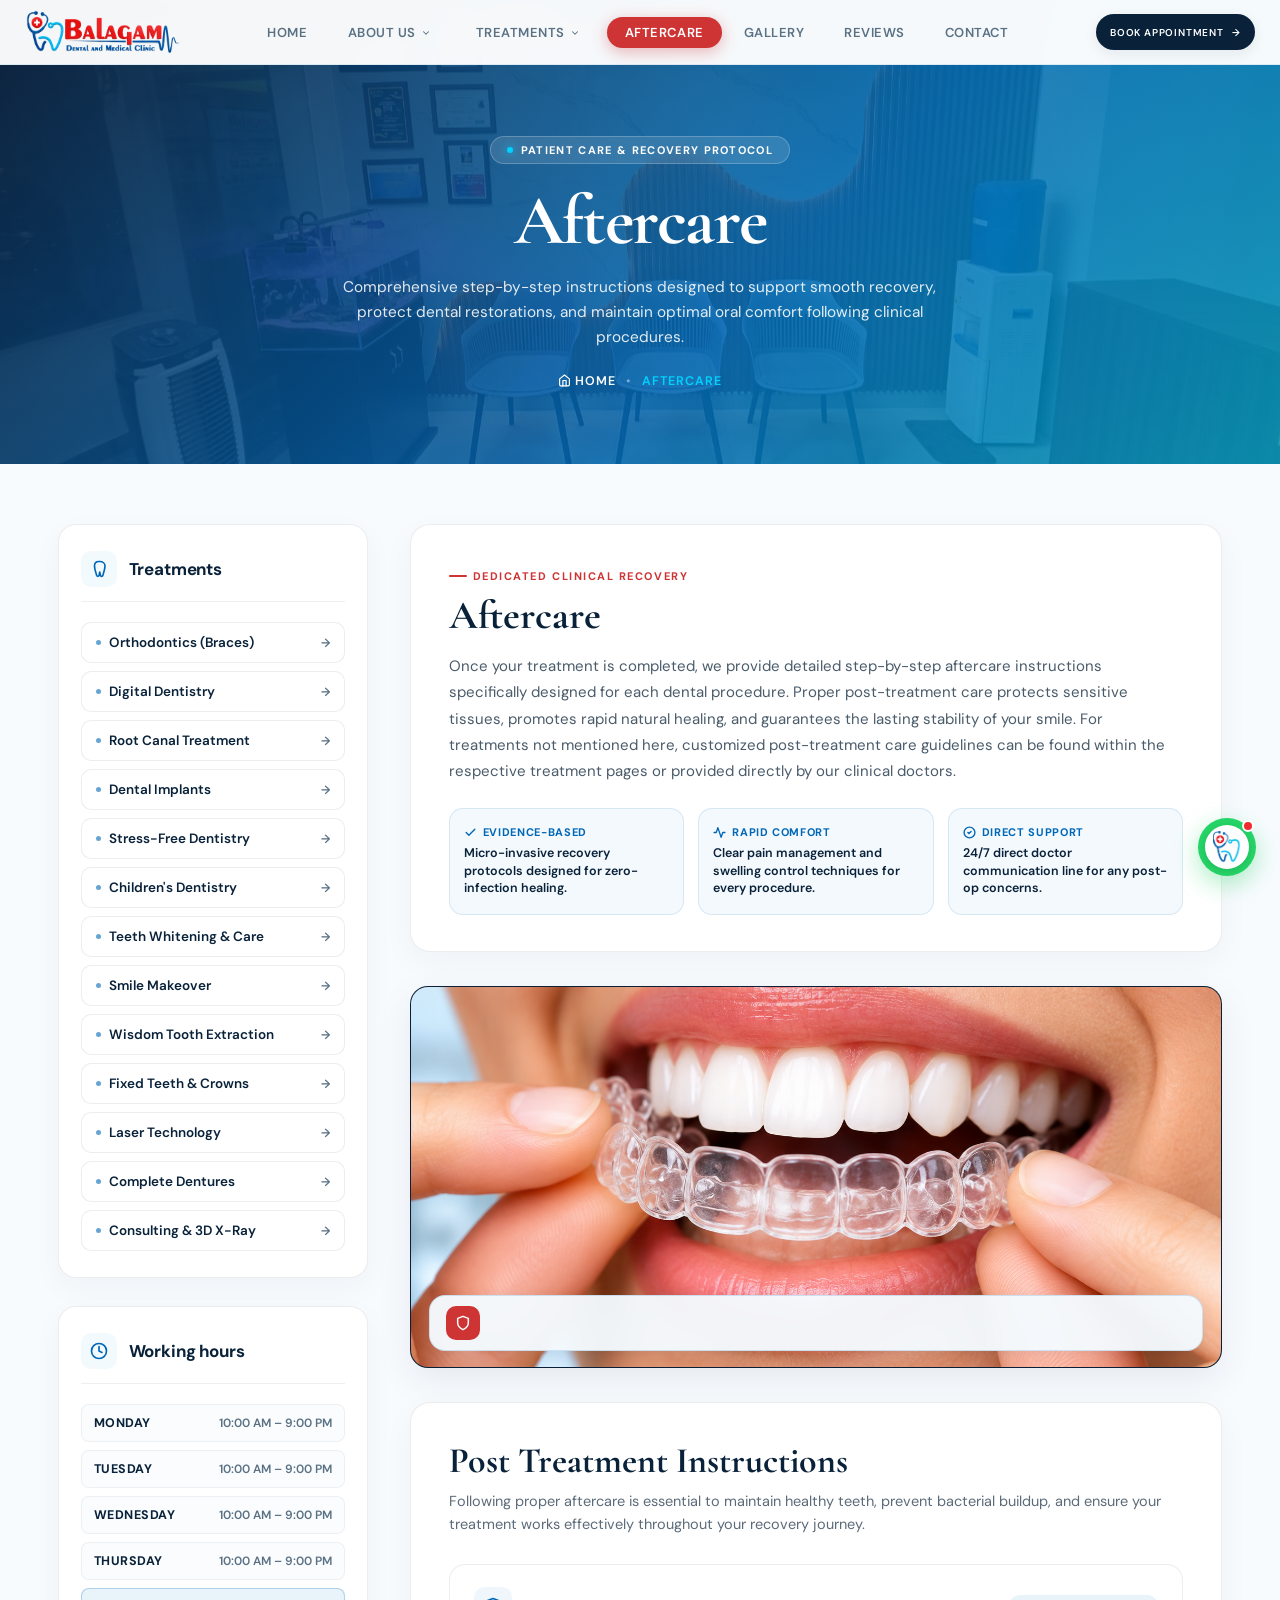
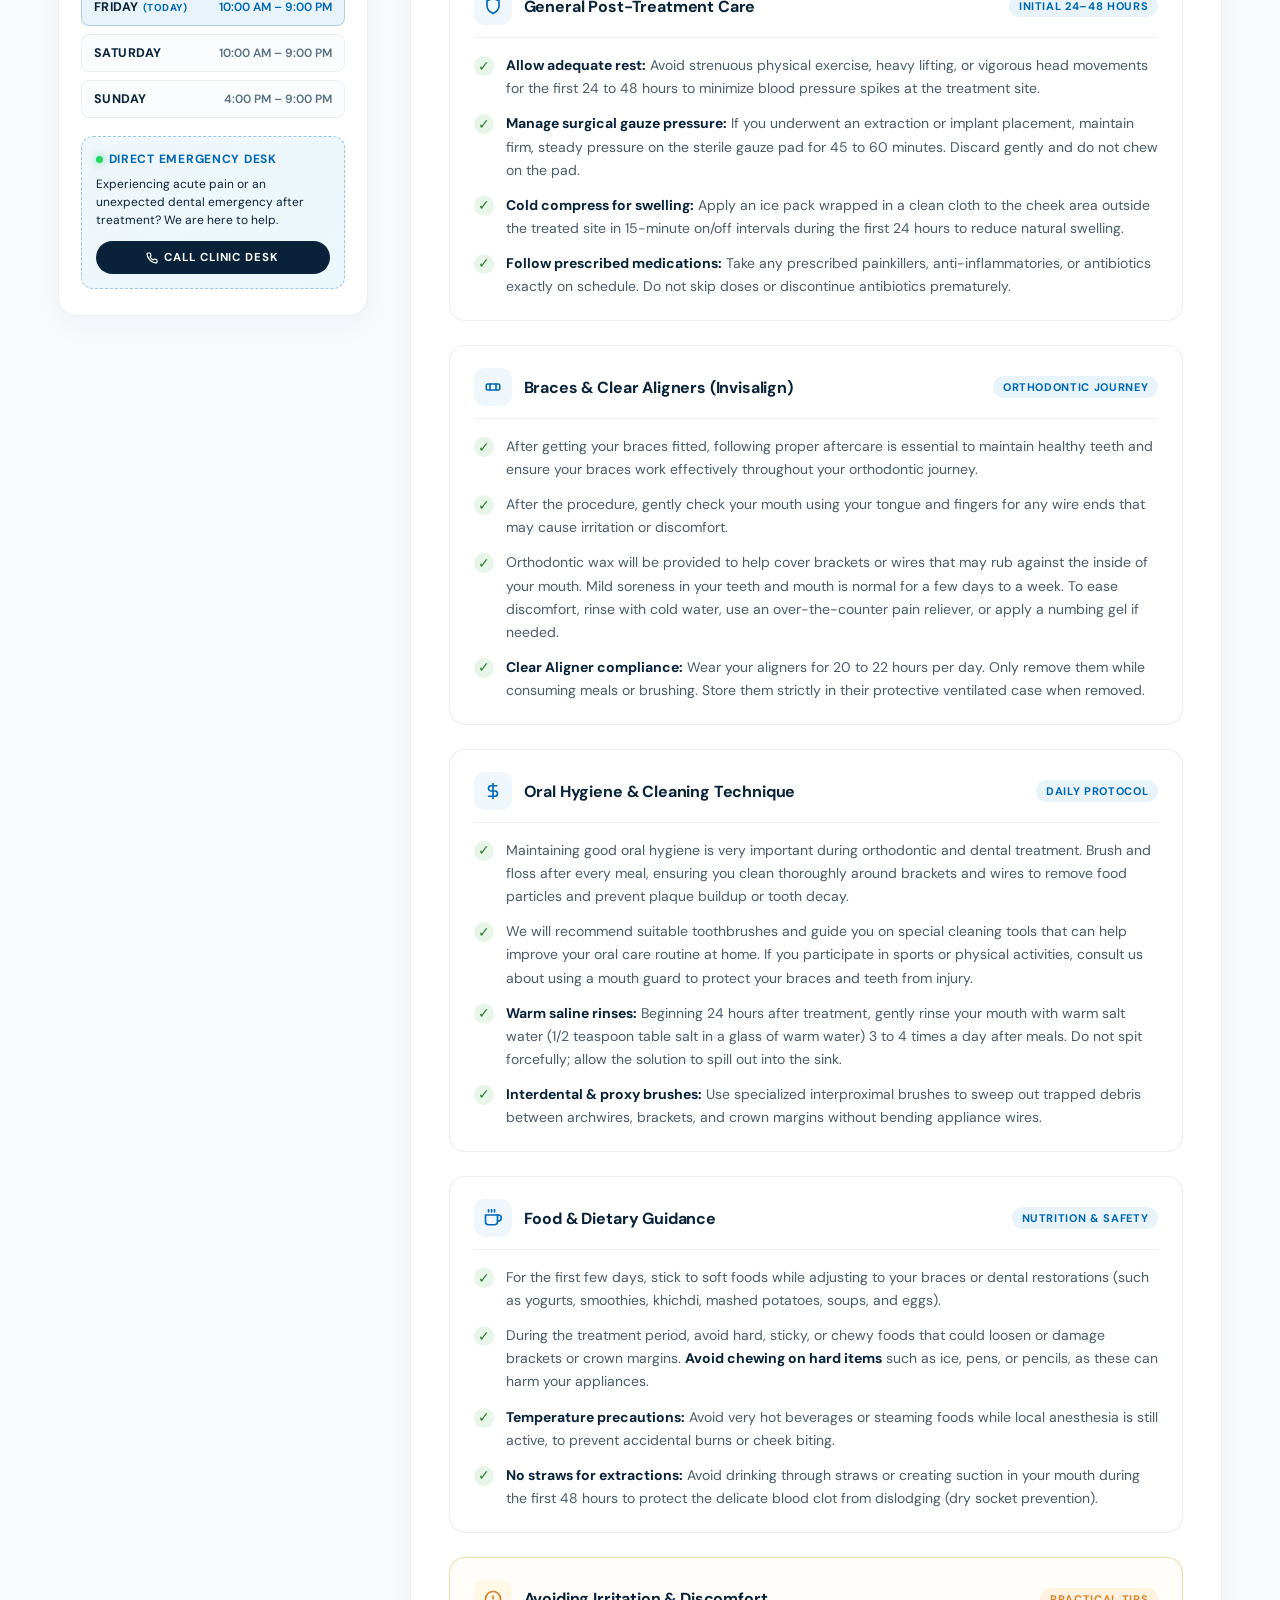
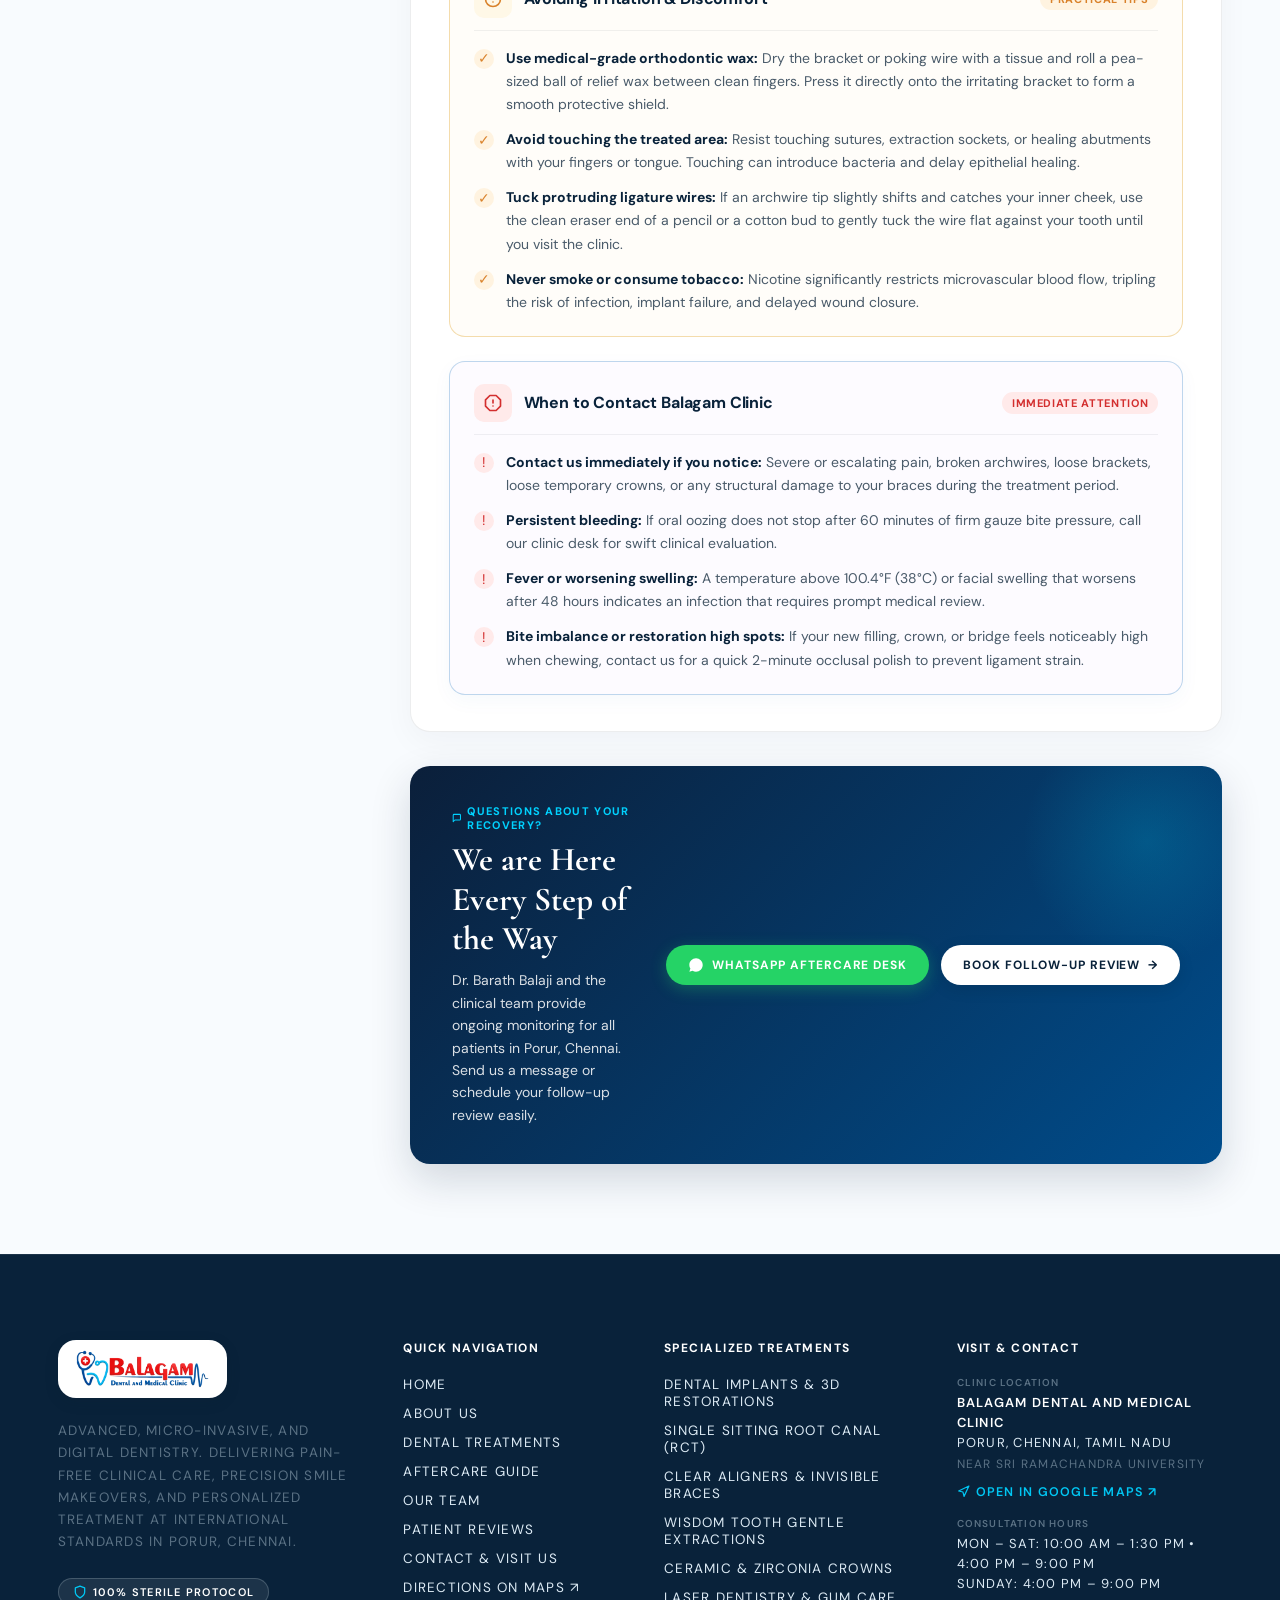
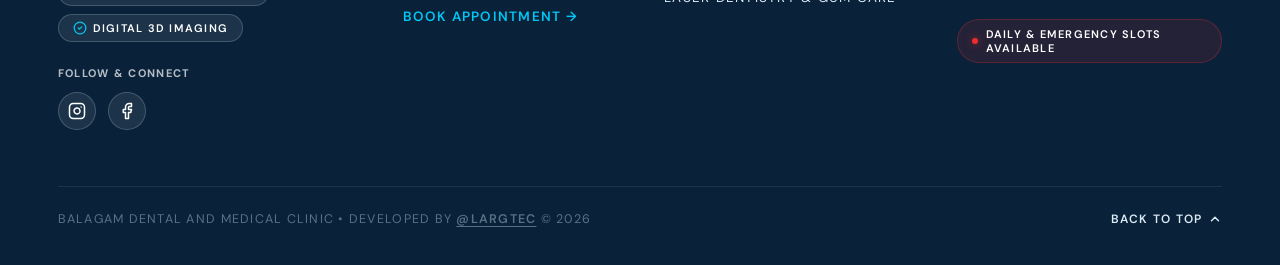
<file: aftercare.html>
<!doctype html>
<html lang="en">

<head>
    <meta charset="utf-8">
    <meta name="viewport" content="width=device-width,initial-scale=1">
    <title>Aftercare &amp; Post-Treatment Care Guidelines | Balagam Dental and Medical Clinic</title>
    <meta name="description"
        content="Official dental aftercare instructions from Balagam Dental and Medical Clinic in Porur, Chennai. Clear post-treatment guidelines for braces, aligners, root canals, implants, and oral hygiene.">
    <link rel="icon" type="image/png" href="img/logo.png">
    <link rel="apple-touch-icon" href="img/apple-touch-icon.png">
    <link rel="preconnect" href="https://fonts.googleapis.com">
    <link rel="preconnect" href="https://fonts.gstatic.com" crossorigin>
    <link
        href="https://fonts.googleapis.com/css2?family=DM+Sans:ital,opsz,wght@0,9..40,300;0,9..40,400;0,9..40,500;0,9..40,600;0,9..40,700;1,9..40,400&family=Cormorant+Garamond:ital,wght@0,400;0,500;0,600;0,700;1,400;1,600&display=swap"
        rel="stylesheet">
    <link rel="stylesheet" href="style.css">
    <link rel="stylesheet" href="aftercare.css">
</head>

<body>

    <!-- PAGE PRELOADER & SEAMLESS TRANSITION -->
    <div id="pagePreloader" class="page-preloader" aria-hidden="true">
        <div class="preloader-content">
            <div class="preloader-spinner-wrap">
                <div class="preloader-ring-outer"></div>
                <div class="preloader-ring-inner"></div>
                <div class="preloader-logo-box">
                    <img src="img/logo.png" alt="Balagam Clinic Logo" class="preloader-logo-img">
                </div>
            </div>
            <div class="preloader-bar">
                <div class="preloader-bar-fill"></div>
            </div>
            <div class="preloader-text">Balagam Dental &amp; Medical Clinic</div>
        </div>
    </div>

    <!-- ==========================================================================
         GLOBAL HEADER & NAVIGATION (BALAGAM BRAND DESIGN SYSTEM)
         ========================================================================== -->
    <!-- SVG Gooey Filter for Blob Navigation Animation -->
    <svg xmlns="http://www.w3.org/2000/svg" version="1.1"
        style="position:fixed;top:0;left:0;width:0;height:0;pointer-events:none;overflow:hidden;" aria-hidden="true">
        <defs>
            <filter id="goo">
                <feGaussianBlur in="SourceGraphic" result="blur" stdDeviation="10" />
                <feColorMatrix in="blur" mode="matrix" values="1 0 0 0 0  0 1 0 0 0  0 0 1 0 0  0 0 0 21 -7"
                    result="goo" />
                <feBlend in2="goo" in="SourceGraphic" result="mix" />
            </filter>
        </defs>
    </svg>

    <header class="nav">
        <!-- Logo -->
        <a class="logo" href="index.html" aria-label="Balagam Dental and Medical Clinic">
            <img src="img/menu-logo.png" alt="Balagam Dental and Medical Clinic" class="nav-brand-logo">
        </a>

        <!-- Center Navigation -->
        <nav class="nav-links" aria-label="Main Navigation">
            <a href="index.html" class="nav-link">
                <span>Home</span>
                <span class="blob-btn__inner" aria-hidden="true">
                    <span class="blob-btn__blobs">
                        <span class="blob-btn__blob"></span>
                        <span class="blob-btn__blob"></span>
                        <span class="blob-btn__blob"></span>
                        <span class="blob-btn__blob"></span>
                    </span>
                </span>
            </a>
            <div class="nav-item-dropdown">
                <a href="doctor.html" class="nav-link nav-dropdown-trigger" aria-haspopup="true" aria-expanded="false">
                    <span>About Us</span>
                    <svg class="dropdown-chevron" width="10" height="10" viewBox="0 0 24 24" fill="none"
                        stroke="currentColor" stroke-width="2.5" stroke-linecap="round" stroke-linejoin="round"
                        aria-hidden="true">
                        <polyline points="6 9 12 15 18 9"></polyline>
                    </svg>
                    <span class="blob-btn__inner" aria-hidden="true">
                        <span class="blob-btn__blobs">
                            <span class="blob-btn__blob"></span>
                            <span class="blob-btn__blob"></span>
                            <span class="blob-btn__blob"></span>
                            <span class="blob-btn__blob"></span>
                        </span>
                    </span>
                </a>
                <div class="nav-dropdown-menu" role="menu">
                    <a href="doctor.html" class="dropdown-item" role="menuitem">About</a>
                    <a href="team.html" class="dropdown-item" role="menuitem">Our Team (Our Doctors)</a>
                </div>
            </div>
            <div class="nav-item-dropdown nav-item-treatments">
                <a href="treatments.html" class="nav-link nav-dropdown-trigger" aria-haspopup="true" aria-expanded="false">
                    <span>Treatments</span>
                    <svg class="dropdown-chevron" width="10" height="10" viewBox="0 0 24 24" fill="none" stroke="currentColor" stroke-width="2.5" stroke-linecap="round" stroke-linejoin="round" aria-hidden="true">
                        <polyline points="6 9 12 15 18 9"></polyline>
                    </svg>
                    <span class="blob-btn__inner" aria-hidden="true">
                        <span class="blob-btn__blobs">
                            <span class="blob-btn__blob"></span>
                            <span class="blob-btn__blob"></span>
                            <span class="blob-btn__blob"></span>
                            <span class="blob-btn__blob"></span>
                        </span>
                    </span>
                </a>
                <div class="nav-dropdown-menu nav-treatments-dropdown" role="menu">
                    <div class="treatments-dropdown-header">
                        <div class="dropdown-header-left">
                            <span class="dropdown-header-badge">Procedures</span>
                            <span class="dropdown-header-title">Clinical Dental Care</span>
                        </div>
                        <a href="treatments.html" class="dropdown-view-all-link">
                            <span>View All Procedures</span>
                            <span class="dropdown-arrow">→</span>
                        </a>
                    </div>
                    <div class="treatments-dropdown-grid">
                        <div class="treatments-dropdown-col">
                            <a href="treatments.html#braces-aligners" class="treatment-dropdown-item" role="menuitem">
                                <div class="item-icon-box">
                                    <svg width="14" height="14" viewBox="0 0 24 24" fill="none" stroke="currentColor" stroke-width="2.2" stroke-linecap="round" stroke-linejoin="round"><rect x="3" y="8" width="18" height="8" rx="2"/><line x1="8" y1="8" x2="8" y2="16"/><line x1="16" y1="8" x2="16" y2="16"/></svg>
                                </div>
                                <div class="item-text-box">
                                    <span class="item-title">Orthodontics (Braces)</span>
                                    <span class="item-desc">Metal, Ceramic &bull; Clear Aligners</span>
                                </div>
                            </a>
                            <a href="treatments.html#digital-dentistry" class="treatment-dropdown-item" role="menuitem">
                                <div class="item-icon-box">
                                    <svg width="14" height="14" viewBox="0 0 24 24" fill="none" stroke="currentColor" stroke-width="2.2" stroke-linecap="round" stroke-linejoin="round"><circle cx="12" cy="12" r="10"/><line x1="2" y1="12" x2="22" y2="12"/><path d="M12 2a15.3 15.3 0 0 1 4 10 15.3 15.3 0 0 1-4 10 15.3 15.3 0 0 1-4-10z"/></svg>
                                </div>
                                <div class="item-text-box">
                                    <span class="item-title">Digital Dentistry</span>
                                    <span class="item-desc">3D Intraoral Scanning &bull; CAD/CAM</span>
                                </div>
                            </a>
                            <a href="treatments.html#rct" class="treatment-dropdown-item" role="menuitem">
                                <div class="item-icon-box">
                                    <svg width="14" height="14" viewBox="0 0 24 24" fill="none" stroke="currentColor" stroke-width="2.2" stroke-linecap="round" stroke-linejoin="round"><path d="M12 2C8.5 2 6 4.5 6 8c0 4.5 2 9 3 13 1 1 2 1 3 0l1-5 1 5c1 1 2 1 3 0 1-4 3-8.5 3-13 0-3.5-3-6-7-6z"/><line x1="12" y1="6" x2="12" y2="16"/></svg>
                                </div>
                                <div class="item-text-box">
                                    <span class="item-title">Root Canal Treatment (RCT)</span>
                                    <span class="item-desc">Painless Single Sitting Care</span>
                                </div>
                            </a>
                            <a href="treatments.html#implants" class="treatment-dropdown-item" role="menuitem">
                                <div class="item-icon-box">
                                    <svg width="14" height="14" viewBox="0 0 24 24" fill="none" stroke="currentColor" stroke-width="2.2" stroke-linecap="round" stroke-linejoin="round"><path d="M12 2C8.5 2 6 4.5 6 8c0 4.5 2 9 3 13 1 1 2 1 3 0l1-5 1 5c1 1 2 1 3 0 1-4 3-8.5 3-13 0-3.5-2.5-6-6-6z"/><line x1="9" y1="13" x2="15" y2="13"/><line x1="9.5" y1="16" x2="14.5" y2="16"/></svg>
                                </div>
                                <div class="item-text-box">
                                    <span class="item-title">Dental Implants</span>
                                    <span class="item-desc">Permanent Titanium Root Fixing</span>
                                </div>
                            </a>
                            <a href="treatments.html#stress-free-dentistry" class="treatment-dropdown-item" role="menuitem">
                                <div class="item-icon-box">
                                    <svg width="14" height="14" viewBox="0 0 24 24" fill="none" stroke="currentColor" stroke-width="2.2" stroke-linecap="round" stroke-linejoin="round"><path d="M12 22s8-4 8-10V5l-8-3-8 3v7c0 6 8 10 8 10z"/></svg>
                                </div>
                                <div class="item-text-box">
                                    <span class="item-title">Stress-Free Dentistry</span>
                                    <span class="item-desc">Painless Micro-Anesthesia &bull; Calm Care</span>
                                </div>
                            </a>
                            <a href="treatments.html#childrens-dentistry" class="treatment-dropdown-item" role="menuitem">
                                <div class="item-icon-box">
                                    <svg width="14" height="14" viewBox="0 0 24 24" fill="none" stroke="currentColor" stroke-width="2.2" stroke-linecap="round" stroke-linejoin="round"><path d="M12 2C8.5 2 6 4.5 6 8c0 4.5 2 9 3 13 1 1 2 1 3 0l1-5 1 5c1 1 2 1 3 0 1-4 3-8.5 3-13 0-3.5-3-6-7-6z"/></svg>
                                </div>
                                <div class="item-text-box">
                                    <span class="item-title">Children's Dentistry</span>
                                    <span class="item-desc">Pediatric Preventive &bull; Gentle Care</span>
                                </div>
                            </a>
                            <a href="treatments.html#fillings" class="treatment-dropdown-item" role="menuitem">
                                <div class="item-icon-box">
                                    <svg width="14" height="14" viewBox="0 0 24 24" fill="none" stroke="currentColor" stroke-width="2.2" stroke-linecap="round" stroke-linejoin="round"><path d="M12 2C8.5 2 6 4.5 6 8c0 4.5 2 9 3 13 1 1 2 1 3 0l1-5 1 5c1 1 2 1 3 0 1-4 3-8.5 3-13 0-3.5-3-6-7-6z"/><circle cx="12" cy="7" r="2.5"/></svg>
                                </div>
                                <div class="item-text-box">
                                    <span class="item-title">Teeth Whitening &amp; Care</span>
                                    <span class="item-desc">Tooth-Coloured Fillings &bull; Polishing</span>
                                </div>
                            </a>
                        </div>
                        <div class="treatments-dropdown-col">
                            <a href="treatments.html#cosmetic-dentistry" class="treatment-dropdown-item" role="menuitem">
                                <div class="item-icon-box">
                                    <svg width="14" height="14" viewBox="0 0 24 24" fill="none" stroke="currentColor" stroke-width="2.2" stroke-linecap="round" stroke-linejoin="round"><polygon points="12 2 15.09 8.26 22 9.27 17 14.14 18.18 21.02 12 17.77 5.82 21.02 7 14.14 2 9.27 8.91 8.26 12 2"/></svg>
                                </div>
                                <div class="item-text-box">
                                    <span class="item-title">Smile Makeover</span>
                                    <span class="item-desc">Cosmetic Porcelain Veneers &bull; DSD</span>
                                </div>
                            </a>
                            <a href="treatments.html#wisdom-tooth" class="treatment-dropdown-item" role="menuitem">
                                <div class="item-icon-box">
                                    <svg width="14" height="14" viewBox="0 0 24 24" fill="none" stroke="currentColor" stroke-width="2.2" stroke-linecap="round" stroke-linejoin="round"><path d="M12 2C8.5 2 6 4.5 6 8c0 4.5 2 9 3 13 1 1 2 1 3 0l1-5 1 5c1 1 2 1 3 0 1-4 3-8.5 3-13 0-3.5-3-6-7-6z"/><path d="M16 4l4-2"/><path d="M8 4L4 2"/></svg>
                                </div>
                                <div class="item-text-box">
                                    <span class="item-title">Wisdom Tooth Extraction</span>
                                    <span class="item-desc">Gentle Impaction Surgery</span>
                                </div>
                            </a>
                            <a href="treatments.html#crowns-bridges" class="treatment-dropdown-item" role="menuitem">
                                <div class="item-icon-box">
                                    <svg width="14" height="14" viewBox="0 0 24 24" fill="none" stroke="currentColor" stroke-width="2.2" stroke-linecap="round" stroke-linejoin="round"><path d="M12 2C8.5 2 6 4.5 6 8c0 4.5 2 9 3 13 1 1 2 1 3 0l1-5 1 5c1 1 2 1 3 0 1-4 3-8.5 3-13 0-3.5-3-6-7-6z"/></svg>
                                </div>
                                <div class="item-text-box">
                                    <span class="item-title">Fixed Teeth &amp; Crowns</span>
                                    <span class="item-desc">Ceramic Crowns &bull; Bridges Fixing</span>
                                </div>
                            </a>
                            <a href="treatments.html#laser-dentistry" class="treatment-dropdown-item" role="menuitem">
                                <div class="item-icon-box">
                                    <svg width="14" height="14" viewBox="0 0 24 24" fill="none" stroke="currentColor" stroke-width="2.2" stroke-linecap="round" stroke-linejoin="round"><line x1="12" y1="2" x2="12" y2="6"/><line x1="12" y1="18" x2="12" y2="22"/><line x1="4.93" y1="4.93" x2="7.76" y2="7.76"/><line x1="16.24" y1="16.24" x2="19.07" y2="19.07"/><line x1="2" y1="12" x2="6" y2="12"/><line x1="18" y1="12" x2="22" y2="12"/></svg>
                                </div>
                                <div class="item-text-box">
                                    <span class="item-title">Laser Technology</span>
                                    <span class="item-desc">Laser Dentistry &bull; Gum Healing</span>
                                </div>
                            </a>
                            <a href="treatments.html#dentures" class="treatment-dropdown-item" role="menuitem">
                                <div class="item-icon-box">
                                    <svg width="14" height="14" viewBox="0 0 24 24" fill="none" stroke="currentColor" stroke-width="2.2" stroke-linecap="round" stroke-linejoin="round"><rect x="3" y="6" width="18" height="5" rx="2"/><rect x="3" y="13" width="18" height="5" rx="2"/><line x1="7" y1="6" x2="7" y2="11"/><line x1="12" y1="6" x2="12" y2="11"/></svg>
                                </div>
                                <div class="item-text-box">
                                    <span class="item-title">Complete Dentures</span>
                                    <span class="item-desc">BPS High-Precision Natural Fit</span>
                                </div>
                            </a>
                            <a href="treatments.html#consulting-xray" class="treatment-dropdown-item" role="menuitem">
                                <div class="item-icon-box">
                                    <svg width="14" height="14" viewBox="0 0 24 24" fill="none" stroke="currentColor" stroke-width="2.2" stroke-linecap="round" stroke-linejoin="round"><circle cx="12" cy="12" r="10"/><line x1="2" y1="12" x2="22" y2="12"/><path d="M12 2a15.3 15.3 0 0 1 4 10 15.3 15.3 0 0 1-4 10 15.3 15.3 0 0 1-4-10z"/></svg>
                                </div>
                                <div class="item-text-box">
                                    <span class="item-title">Consulting &amp; 3D X-Ray</span>
                                    <span class="item-desc">Digital Diagnostics &bull; RVG</span>
                                </div>
                            </a>
                        </div>
                    </div>
                    <div class="treatments-dropdown-footer">
                        <span class="dropdown-footer-note">International Sterilization &amp; Pain-Free Standards</span>
                        <a href="treatments.html" class="dropdown-footer-cta">Explore All Treatments →</a>
                    </div>
                </div>
            </div>
            <a href="aftercare.html" class="nav-link active is-active">
                <span>Aftercare</span>
                <span class="blob-btn__inner" aria-hidden="true">
                    <span class="blob-btn__blobs">
                        <span class="blob-btn__blob"></span>
                        <span class="blob-btn__blob"></span>
                        <span class="blob-btn__blob"></span>
                        <span class="blob-btn__blob"></span>
                    </span>
                </span>
            </a>
            <a href="gallery.html" class="nav-link">
                <span>Gallery</span>
                <span class="blob-btn__inner" aria-hidden="true">
                    <span class="blob-btn__blobs">
                        <span class="blob-btn__blob"></span>
                        <span class="blob-btn__blob"></span>
                        <span class="blob-btn__blob"></span>
                        <span class="blob-btn__blob"></span>
                    </span>
                </span>
            </a>
            <a href="index.html#reviews" class="nav-link">
                <span>Reviews</span>
                <span class="blob-btn__inner" aria-hidden="true">
                    <span class="blob-btn__blobs">
                        <span class="blob-btn__blob"></span>
                        <span class="blob-btn__blob"></span>
                        <span class="blob-btn__blob"></span>
                        <span class="blob-btn__blob"></span>
                    </span>
                </span>
            </a>
            <a href="contact.html" class="nav-link">
                <span>Contact</span>
                <span class="blob-btn__inner" aria-hidden="true">
                    <span class="blob-btn__blobs">
                        <span class="blob-btn__blob"></span>
                        <span class="blob-btn__blob"></span>
                        <span class="blob-btn__blob"></span>
                        <span class="blob-btn__blob"></span>
                    </span>
                </span>
            </a>
        </nav>

        <!-- Right Side Actions -->
        <div class="nav-actions">
            <a class="button book-btn" href="index.html#contact" id="navBookBtn" data-trigger="booking"
                aria-label="Book Appointment">
                <span>Book Appointment</span>
                <span class="btn-arrow">→</span>
            </a>

            <!-- Mobile Animated Hamburger Button -->
            <button class="hamburger-btn" id="hamburgerBtn" type="button" aria-label="Toggle navigation menu"
                aria-expanded="false" aria-controls="mobileMenuDrawer">
                <span class="hamburger-box">
                    <span class="hamburger-line line-1"></span>
                    <span class="hamburger-line line-2"></span>
                    <span class="hamburger-line line-3"></span>
                </span>
            </button>
        </div>
    </header>

    <!-- Mobile Navigation Drawer & Backdrop Overlay -->
    <div class="mobile-menu-backdrop" id="mobileMenuBackdrop" aria-hidden="true"></div>
    <aside class="mobile-menu-drawer" id="mobileMenuDrawer" aria-label="Mobile Navigation Menu" aria-hidden="true">
        <div class="mobile-menu-inner">
            <nav class="mobile-nav-links" aria-label="Mobile Navigation Links">
                <a href="index.html" class="mobile-nav-link" data-index="0">
                    <span class="mobile-nav-icon">
                        <svg width="19" height="19" viewBox="0 0 24 24" fill="none" stroke="currentColor"
                            stroke-width="2" stroke-linecap="round" stroke-linejoin="round">
                            <path d="M3 9l9-7 9 7v11a2 2 0 0 1-2 2H5a2 2 0 0 1-2-2z" />
                            <polyline points="9 22 9 12 15 12 15 22" />
                        </svg>
                    </span>
                    <span class="mobile-nav-text">Home</span>
                    <span class="mobile-nav-arrow">
                        <svg width="14" height="14" viewBox="0 0 24 24" fill="none" stroke="currentColor"
                            stroke-width="2.5">
                            <polyline points="9 18 15 12 9 6" />
                        </svg>
                    </span>
                </a>
                <div class="mobile-nav-item-dropdown" data-index="1">
                    <button type="button" class="mobile-nav-link mobile-dropdown-toggle" aria-expanded="false"
                        aria-controls="mobileAboutSubmenu">
                        <span class="mobile-nav-icon">
                            <svg width="19" height="19" viewBox="0 0 24 24" fill="none" stroke="currentColor"
                                stroke-width="2" stroke-linecap="round" stroke-linejoin="round">
                                <path d="M20 21v-2a4 4 0 0 0-4-4H8a4 4 0 0 0-4 4v2" />
                                <circle cx="12" cy="7" r="4" />
                            </svg>
                        </span>
                        <span class="mobile-nav-text">About Us</span>
                        <span class="mobile-nav-chevron">
                            <svg width="13" height="13" viewBox="0 0 24 24" fill="none" stroke="currentColor"
                                stroke-width="2.5" stroke-linecap="round" stroke-linejoin="round">
                                <polyline points="6 9 12 15 18 9"></polyline>
                            </svg>
                        </span>
                    </button>
                    <div class="mobile-dropdown-menu" id="mobileAboutSubmenu">
                        <a href="doctor.html" class="mobile-sub-link">
                            <div class="mobile-sub-content">
                                <span class="mobile-sub-icon">
                                    <svg width="14" height="14" viewBox="0 0 24 24" fill="none" stroke="currentColor"
                                        stroke-width="2" stroke-linecap="round" stroke-linejoin="round">
                                        <path d="M19 21v-2a4 4 0 0 0-4-4H9a4 4 0 0 0-4 4v2" />
                                        <circle cx="12" cy="7" r="4" />
                                    </svg>
                                </span>
                                <span class="mobile-sub-text">About</span>
                            </div>
                            <span class="mobile-sub-arrow">→</span>
                        </a>
                        <a href="team.html" class="mobile-sub-link">
                            <div class="mobile-sub-content">
                                <span class="mobile-sub-icon">
                                    <svg width="14" height="14" viewBox="0 0 24 24" fill="none" stroke="currentColor"
                                        stroke-width="2" stroke-linecap="round" stroke-linejoin="round">
                                        <path d="M17 21v-2a4 4 0 0 0-4-4H5a4 4 0 0 0-4 4v2" />
                                        <circle cx="9" cy="7" r="4" />
                                        <path d="M23 21v-2a4 4 0 0 0-3-3.87" />
                                        <path d="M16 3.13a4 4 0 0 1 0 7.75" />
                                    </svg>
                                </span>
                                <span class="mobile-sub-text">Our Team (Our Doctors)</span>
                            </div>
                            <span class="mobile-sub-arrow">→</span>
                        </a>
                    </div>
                </div>
                <div class="mobile-nav-item-dropdown" data-index="2">
                    <button type="button" class="mobile-nav-link mobile-dropdown-toggle" aria-expanded="false" aria-controls="mobileTreatmentsSubmenu">
                        <span class="mobile-nav-icon">
                            <svg width="19" height="19" viewBox="0 0 24 24" fill="none" stroke="currentColor" stroke-width="2" stroke-linecap="round" stroke-linejoin="round"><path d="M12 2C8.5 2 6 4.5 6 8c0 4.5 2 9 3 13 1 1 2 1 3 0l1-5 1 5c1 1 2 1 3 0 1-4 3-8.5 3-13 0-3.5-3-6-7-6z"/></svg>
                        </span>
                        <span class="mobile-nav-text">Treatments</span>
                        <span class="mobile-nav-chevron">
                            <svg width="13" height="13" viewBox="0 0 24 24" fill="none" stroke="currentColor" stroke-width="2.5" stroke-linecap="round" stroke-linejoin="round"><polyline points="6 9 12 15 18 9"></polyline></svg>
                        </span>
                    </button>
                    <div class="mobile-dropdown-menu mobile-treatments-submenu" id="mobileTreatmentsSubmenu">
                        <a href="treatments.html" class="mobile-sub-link mobile-sub-overview">
                            <div class="mobile-sub-content">
                                <span class="mobile-sub-icon">
                                    <svg width="14" height="14" viewBox="0 0 24 24" fill="none" stroke="currentColor" stroke-width="2" stroke-linecap="round" stroke-linejoin="round"><rect x="3" y="3" width="7" height="7"></rect><rect x="14" y="3" width="7" height="7"></rect><rect x="14" y="14" width="7" height="7"></rect><rect x="3" y="14" width="7" height="7"></rect></svg>
                                </span>
                                <span class="mobile-sub-text">All Treatments Overview</span>
                            </div>
                            <span class="mobile-sub-arrow">→</span>
                        </a>
                        <a href="treatments.html#braces-aligners" class="mobile-sub-link">
                            <div class="mobile-sub-content">
                                <span class="mobile-sub-icon">
                                    <svg width="14" height="14" viewBox="0 0 24 24" fill="none" stroke="currentColor" stroke-width="2" stroke-linecap="round" stroke-linejoin="round"><rect x="3" y="8" width="18" height="8" rx="2"/><line x1="8" y1="8" x2="8" y2="16"/><line x1="16" y1="8" x2="16" y2="16"/></svg>
                                </span>
                                <span class="mobile-sub-text">Orthodontics (Braces)</span>
                            </div>
                            <span class="mobile-sub-arrow">→</span>
                        </a>
                        <a href="treatments.html#digital-dentistry" class="mobile-sub-link">
                            <div class="mobile-sub-content">
                                <span class="mobile-sub-icon">
                                    <svg width="14" height="14" viewBox="0 0 24 24" fill="none" stroke="currentColor" stroke-width="2" stroke-linecap="round" stroke-linejoin="round"><circle cx="12" cy="12" r="10"/><line x1="2" y1="12" x2="22" y2="12"/><path d="M12 2a15.3 15.3 0 0 1 4 10 15.3 15.3 0 0 1-4 10 15.3 15.3 0 0 1-4-10z"/></svg>
                                </span>
                                <span class="mobile-sub-text">Digital Dentistry</span>
                            </div>
                            <span class="mobile-sub-arrow">→</span>
                        </a>
                        <a href="treatments.html#rct" class="mobile-sub-link">
                            <div class="mobile-sub-content">
                                <span class="mobile-sub-icon">
                                    <svg width="14" height="14" viewBox="0 0 24 24" fill="none" stroke="currentColor" stroke-width="2" stroke-linecap="round" stroke-linejoin="round"><path d="M12 2C8.5 2 6 4.5 6 8c0 4.5 2 9 3 13 1 1 2 1 3 0l1-5 1 5c1 1 2 1 3 0 1-4 3-8.5 3-13 0-3.5-3-6-7-6z"/><line x1="12" y1="6" x2="12" y2="16"/></svg>
                                </span>
                                <span class="mobile-sub-text">Root Canal Treatment (RCT)</span>
                            </div>
                            <span class="mobile-sub-arrow">→</span>
                        </a>
                        <a href="treatments.html#implants" class="mobile-sub-link">
                            <div class="mobile-sub-content">
                                <span class="mobile-sub-icon">
                                    <svg width="14" height="14" viewBox="0 0 24 24" fill="none" stroke="currentColor" stroke-width="2" stroke-linecap="round" stroke-linejoin="round"><path d="M12 2C8.5 2 6 4.5 6 8c0 4.5 2 8 3 11l1 3 1-3c1-3 3-7 3-11 0-3.5-2.5-6-6-6z"/><line x1="9" y1="13" x2="15" y2="13"/><line x1="9.5" y1="16" x2="14.5" y2="16"/></svg>
                                </span>
                                <span class="mobile-sub-text">Dental Implants</span>
                            </div>
                            <span class="mobile-sub-arrow">→</span>
                        </a>
                        <a href="treatments.html#stress-free-dentistry" class="mobile-sub-link">
                            <div class="mobile-sub-content">
                                <span class="mobile-sub-icon">
                                    <svg width="14" height="14" viewBox="0 0 24 24" fill="none" stroke="currentColor" stroke-width="2" stroke-linecap="round" stroke-linejoin="round"><path d="M12 22s8-4 8-10V5l-8-3-8 3v7c0 6 8 10 8 10z"/></svg>
                                </span>
                                <span class="mobile-sub-text">Stress-Free Dentistry</span>
                            </div>
                            <span class="mobile-sub-arrow">→</span>
                        </a>
                        <a href="treatments.html#childrens-dentistry" class="mobile-sub-link">
                            <div class="mobile-sub-content">
                                <span class="mobile-sub-icon">
                                    <svg width="14" height="14" viewBox="0 0 24 24" fill="none" stroke="currentColor" stroke-width="2" stroke-linecap="round" stroke-linejoin="round"><path d="M12 2C8.5 2 6 4.5 6 8c0 4.5 2 9 3 13 1 1 2 1 3 0l1-5 1 5c1 1 2 1 3 0 1-4 3-8.5 3-13 0-3.5-3-6-7-6z"/></svg>
                                </span>
                                <span class="mobile-sub-text">Children's Dentistry</span>
                            </div>
                            <span class="mobile-sub-arrow">→</span>
                        </a>
                        <a href="treatments.html#fillings" class="mobile-sub-link">
                            <div class="mobile-sub-content">
                                <span class="mobile-sub-icon">
                                    <svg width="14" height="14" viewBox="0 0 24 24" fill="none" stroke="currentColor" stroke-width="2" stroke-linecap="round" stroke-linejoin="round"><path d="M12 2C8.5 2 6 4.5 6 8c0 4.5 2 9 3 13 1 1 2 1 3 0l1-5 1 5c1 1 2 1 3 0 1-4 3-8.5 3-13 0-3.5-3-6-7-6z"/><circle cx="12" cy="7" r="2.5"/></svg>
                                </span>
                                <span class="mobile-sub-text">Teeth Whitening &amp; Care</span>
                            </div>
                            <span class="mobile-sub-arrow">→</span>
                        </a>
                        <a href="treatments.html#cosmetic-dentistry" class="mobile-sub-link">
                            <div class="mobile-sub-content">
                                <span class="mobile-sub-icon">
                                    <svg width="14" height="14" viewBox="0 0 24 24" fill="none" stroke="currentColor" stroke-width="2" stroke-linecap="round" stroke-linejoin="round"><polygon points="12 2 15.09 8.26 22 9.27 17 14.14 18.18 21.02 12 17.77 5.82 21.02 7 14.14 2 9.27 8.91 8.26 12 2"/></svg>
                                </span>
                                <span class="mobile-sub-text">Smile Makeover</span>
                            </div>
                            <span class="mobile-sub-arrow">→</span>
                        </a>
                        <a href="treatments.html#wisdom-tooth" class="mobile-sub-link">
                            <div class="mobile-sub-content">
                                <span class="mobile-sub-icon">
                                    <svg width="14" height="14" viewBox="0 0 24 24" fill="none" stroke="currentColor" stroke-width="2" stroke-linecap="round" stroke-linejoin="round"><path d="M12 2C8.5 2 6 4.5 6 8c0 4.5 2 9 3 13 1 1 2 1 3 0l1-5 1 5c1 1 2 1 3 0 1-4 3-8.5 3-13 0-3.5-3-6-7-6z"/><path d="M16 4l4-2"/><path d="M8 4L4 2"/></svg>
                                </span>
                                <span class="mobile-sub-text">Wisdom Tooth Extraction</span>
                            </div>
                            <span class="mobile-sub-arrow">→</span>
                        </a>
                        <a href="treatments.html#crowns-bridges" class="mobile-sub-link">
                            <div class="mobile-sub-content">
                                <span class="mobile-sub-icon">
                                    <svg width="14" height="14" viewBox="0 0 24 24" fill="none" stroke="currentColor" stroke-width="2" stroke-linecap="round" stroke-linejoin="round"><path d="M12 2C8.5 2 6 4.5 6 8c0 4.5 2 9 3 13 1 1 2 1 3 0l1-5 1 5c1 1 2 1 3 0 1-4 3-8.5 3-13 0-3.5-3-6-7-6z"/></svg>
                                </span>
                                <span class="mobile-sub-text">Fixed Teeth &amp; Crowns</span>
                            </div>
                            <span class="mobile-sub-arrow">→</span>
                        </a>
                        <a href="treatments.html#laser-dentistry" class="mobile-sub-link">
                            <div class="mobile-sub-content">
                                <span class="mobile-sub-icon">
                                    <svg width="14" height="14" viewBox="0 0 24 24" fill="none" stroke="currentColor" stroke-width="2" stroke-linecap="round" stroke-linejoin="round"><line x1="12" y1="2" x2="12" y2="6"/><line x1="12" y1="18" x2="12" y2="22"/><line x1="4.93" y1="4.93" x2="7.76" y2="7.76"/><line x1="16.24" y1="16.24" x2="19.07" y2="19.07"/><line x1="2" y1="12" x2="6" y2="12"/><line x1="18" y1="12" x2="22" y2="12"/></svg>
                                </span>
                                <span class="mobile-sub-text">Laser Technology</span>
                            </div>
                            <span class="mobile-sub-arrow">→</span>
                        </a>
                        <a href="treatments.html#dentures" class="mobile-sub-link">
                            <div class="mobile-sub-content">
                                <span class="mobile-sub-icon">
                                    <svg width="14" height="14" viewBox="0 0 24 24" fill="none" stroke="currentColor" stroke-width="2" stroke-linecap="round" stroke-linejoin="round"><rect x="3" y="6" width="18" height="5" rx="2"/><rect x="3" y="13" width="18" height="5" rx="2"/><line x1="7" y1="6" x2="7" y2="11"/><line x1="12" y1="6" x2="12" y2="11"/></svg>
                                </span>
                                <span class="mobile-sub-text">Complete Dentures</span>
                            </div>
                            <span class="mobile-sub-arrow">→</span>
                        </a>
                        <a href="treatments.html#consulting-xray" class="mobile-sub-link">
                            <div class="mobile-sub-content">
                                <span class="mobile-sub-icon">
                                    <svg width="14" height="14" viewBox="0 0 24 24" fill="none" stroke="currentColor" stroke-width="2" stroke-linecap="round" stroke-linejoin="round"><circle cx="12" cy="12" r="10"/><line x1="2" y1="12" x2="22" y2="12"/><path d="M12 2a15.3 15.3 0 0 1 4 10 15.3 15.3 0 0 1-4 10 15.3 15.3 0 0 1-4-10z"/></svg>
                                </span>
                                <span class="mobile-sub-text">Consulting &amp; 3D X-Ray</span>
                            </div>
                            <span class="mobile-sub-arrow">→</span>
                        </a>
                    </div>
                </div>
                <a href="aftercare.html" class="mobile-nav-link active" data-index="3">
                    <span class="mobile-nav-icon">
                        <svg width="19" height="19" viewBox="0 0 24 24" fill="none" stroke="currentColor"
                            stroke-width="2" stroke-linecap="round" stroke-linejoin="round">
                            <path d="M12 22s8-4 8-10V5l-8-3-8 3v7c0 6 8 10 8 10z" />
                        </svg>
                    </span>
                    <span class="mobile-nav-text">Aftercare</span>
                    <span class="mobile-nav-arrow">
                        <svg width="14" height="14" viewBox="0 0 24 24" fill="none" stroke="currentColor"
                            stroke-width="2.5">
                            <polyline points="9 18 15 12 9 6" />
                        </svg>
                    </span>
                </a>
                <a href="gallery.html" class="mobile-nav-link" data-index="4">
                    <span class="mobile-nav-icon">
                        <svg width="19" height="19" viewBox="0 0 24 24" fill="none" stroke="currentColor"
                            stroke-width="2" stroke-linecap="round" stroke-linejoin="round">
                            <rect x="3" y="3" width="18" height="18" rx="2" />
                            <circle cx="8.5" cy="8.5" r="1.5" />
                            <polyline points="21 15 16 10 5 21" />
                        </svg>
                    </span>
                    <span class="mobile-nav-text">Gallery</span>
                    <span class="mobile-nav-arrow">
                        <svg width="14" height="14" viewBox="0 0 24 24" fill="none" stroke="currentColor"
                            stroke-width="2.5">
                            <polyline points="9 18 15 12 9 6" />
                        </svg>
                    </span>
                </a>
                <a href="index.html#reviews" class="mobile-nav-link" data-index="5">
                    <span class="mobile-nav-icon">
                        <svg width="19" height="19" viewBox="0 0 24 24" fill="none" stroke="currentColor"
                            stroke-width="2" stroke-linecap="round" stroke-linejoin="round">
                            <polygon
                                points="12 2 15.09 8.26 22 9.27 17 14.14 18.18 21.02 12 17.77 5.82 21.02 7 14.14 2 9.27 8.91 8.26 12 2" />
                        </svg>
                    </span>
                    <span class="mobile-nav-text">Reviews</span>
                    <span class="mobile-nav-arrow">
                        <svg width="14" height="14" viewBox="0 0 24 24" fill="none" stroke="currentColor"
                            stroke-width="2.5">
                            <polyline points="9 18 15 12 9 6" />
                        </svg>
                    </span>
                </a>
                <a href="contact.html" class="mobile-nav-link" data-index="6">
                    <span class="mobile-nav-icon">
                        <svg width="19" height="19" viewBox="0 0 24 24" fill="none" stroke="currentColor"
                            stroke-width="2" stroke-linecap="round" stroke-linejoin="round">
                            <path
                                d="M22 16.92v3a2 2 0 0 1-2.18 2 19.79 19.79 0 0 1-8.63-3.07 19.5 19.5 0 0 1-6-6 19.79 19.79 0 0 1-3.07-8.67A2 2 0 0 1 4.11 2h3a2 2 0 0 1 2 1.72 12.84 12.84 0 0 0 .7 2.81 2 2 0 0 1-.45 2.11L8.09 9.91a16 16 0 0 0 6 6l1.27-1.27a2 2 0 0 1 2.11-.45 12.84 12.84 0 0 0 2.81.7A2 2 0 0 1 22 16.92z" />
                        </svg>
                    </span>
                    <span class="mobile-nav-text">Contact</span>
                    <span class="mobile-nav-arrow">
                        <svg width="14" height="14" viewBox="0 0 24 24" fill="none" stroke="currentColor"
                            stroke-width="2.5">
                            <polyline points="9 18 15 12 9 6" />
                        </svg>
                    </span>
                </a>
            </nav>

            <div class="mobile-menu-footer">
                <a class="mobile-menu-cta" href="index.html#contact" data-trigger="booking"
                    aria-label="Book Appointment from Mobile Menu">
                    <span>Book Appointment</span>
                    <span class="btn-arrow">→</span>
                </a>
                <div class="mobile-quick-actions">
                    <a href="tel:+918870677523" class="mobile-action-pill" aria-label="Call Clinic Directly">
                        <svg width="15" height="15" viewBox="0 0 24 24" fill="none" stroke="currentColor"
                            stroke-width="2">
                            <path
                                d="M22 16.92v3a2 2 0 0 1-2.18 2 19.79 19.79 0 0 1-8.63-3.07 19.5 19.5 0 0 1-6-6 19.79 19.79 0 0 1-3.07-8.67A2 2 0 0 1 4.11 2h3a2 2 0 0 1 2 1.72 12.84 12.84 0 0 0 .7 2.81 2 2 0 0 1-.45 2.11L8.09 9.91a16 16 0 0 0 6 6l1.27-1.27a2 2 0 0 1 2.11-.45 12.84 12.84 0 0 0 2.81.7A2 2 0 0 1 22 16.92z" />
                        </svg>
                        <span>Call: +91 8870677523</span>
                    </a>
                    <a href="https://wa.me/918870677523" target="_blank" rel="noopener noreferrer"
                        class="mobile-action-pill mobile-action-wa" aria-label="Chat on WhatsApp">
                        <svg width="15" height="15" viewBox="0 0 24 24" fill="currentColor">
                            <path
                                d="M12.031 2C6.495 2 2 6.496 2 12.032c0 1.97.57 3.805 1.564 5.352L2.094 22l4.743-1.442A9.97 9.97 0 0 0 12.03 22c5.536 0 10.032-4.496 10.032-10.032C22.063 6.496 17.567 2 12.031 2z" />
                        </svg>
                        <span>WhatsApp Chat</span>
                    </a>
                </div>
            </div>
        </div>
    </aside>

    <!-- ==========================================================================
         PAGE HERO: CLINICAL BACKGROUND WITH DARK BLUE / CYAN OVERLAY
         ========================================================================== -->
    <section class="aftercare-hero" id="top">
        <div class="aftercare-hero-inner">
            <div class="aftercare-hero-eyebrow">
                <span class="eyebrow-dot"></span>
                <span>Patient Care &amp; Recovery Protocol</span>
            </div>
            <h1 class="aftercare-hero-title">Aftercare</h1>
            <p class="aftercare-hero-desc">
                Comprehensive step-by-step instructions designed to support smooth recovery, protect dental
                restorations,
                and maintain optimal oral comfort following clinical procedures.
            </p>
            <nav class="aftercare-breadcrumb" aria-label="Breadcrumb">
                <a href="index.html">
                    <svg width="13" height="13" viewBox="0 0 24 24" fill="none" stroke="currentColor" stroke-width="2.2"
                        stroke-linecap="round" stroke-linejoin="round">
                        <path d="M3 9l9-7 9 7v11a2 2 0 0 1-2 2H5a2 2 0 0 1-2-2z" />
                        <polyline points="9 22 9 12 15 12 15 22" />
                    </svg>
                    <span>Home</span>
                </a>
                <span class="breadcrumb-separator">•</span>
                <span class="breadcrumb-current">Aftercare</span>
            </nav>
        </div>
    </section>

    <!-- ==========================================================================
         TWO-COLUMN SECTION: SIDEBAR (SERVICES + HOURS) & MAIN INSTRUCTIONS CONTENT
         ========================================================================== -->
    <main class="aftercare-section">
        <div class="aftercare-layout">

            <!-- ==================================================================
                 LEFT SIDEBAR (STICKY ON DESKTOP, STACKS CLEANLY ON MOBILE)
                 ================================================================== -->
            <aside class="aftercare-sidebar" aria-label="Aftercare Sidebar Navigation & Clinic Hours">

                <!-- Sidebar Card 1: Aftercare Services List -->
                <div class="aftercare-sidebar-card">
                    <div class="sidebar-card-header">
                        <div class="sidebar-card-icon">
                            <svg width="18" height="18" viewBox="0 0 24 24" fill="none" stroke="currentColor"
                                stroke-width="2.2" stroke-linecap="round" stroke-linejoin="round">
                                <path
                                    d="M12 2C8.5 2 6 4.5 6 8c0 4.5 2 9 3 13 1 1 2 1 3 0l1-5 1 5c1 1 2 1 3 0 1-4 3-8.5 3-13 0-3.5-3-6-7-6z" />
                            </svg>
                        </div>
                        <h3 class="sidebar-card-title">Treatments</h3>
                    </div>

                    <div class="aftercare-services-list">
                        <a href="treatments.html#braces-aligners" class="aftercare-service-item">
                            <span class="service-name">
                                <span class="service-dot"></span>
                                <span>Orthodontics (Braces)</span>
                            </span>
                            <span class="service-arrow">→</span>
                        </a>
                        <a href="treatments.html#digital-dentistry" class="aftercare-service-item">
                            <span class="service-name">
                                <span class="service-dot"></span>
                                <span>Digital Dentistry</span>
                            </span>
                            <span class="service-arrow">→</span>
                        </a>
                        <a href="treatments.html#rct" class="aftercare-service-item">
                            <span class="service-name">
                                <span class="service-dot"></span>
                                <span>Root Canal Treatment</span>
                            </span>
                            <span class="service-arrow">→</span>
                        </a>
                        <a href="treatments.html#implants" class="aftercare-service-item">
                            <span class="service-name">
                                <span class="service-dot"></span>
                                <span>Dental Implants</span>
                            </span>
                            <span class="service-arrow">→</span>
                        </a>
                        <a href="treatments.html#stress-free-dentistry" class="aftercare-service-item">
                            <span class="service-name">
                                <span class="service-dot"></span>
                                <span>Stress-Free Dentistry</span>
                            </span>
                            <span class="service-arrow">→</span>
                        </a>
                        <a href="treatments.html#childrens-dentistry" class="aftercare-service-item">
                            <span class="service-name">
                                <span class="service-dot"></span>
                                <span>Children's Dentistry</span>
                            </span>
                            <span class="service-arrow">→</span>
                        </a>
                        <a href="treatments.html#fillings" class="aftercare-service-item">
                            <span class="service-name">
                                <span class="service-dot"></span>
                                <span>Teeth Whitening &amp; Care</span>
                            </span>
                            <span class="service-arrow">→</span>
                        </a>
                        <a href="treatments.html#cosmetic-dentistry" class="aftercare-service-item">
                            <span class="service-name">
                                <span class="service-dot"></span>
                                <span>Smile Makeover</span>
                            </span>
                            <span class="service-arrow">→</span>
                        </a>
                        <a href="treatments.html#wisdom-tooth" class="aftercare-service-item">
                            <span class="service-name">
                                <span class="service-dot"></span>
                                <span>Wisdom Tooth Extraction</span>
                            </span>
                            <span class="service-arrow">→</span>
                        </a>
                        <a href="treatments.html#crowns-bridges" class="aftercare-service-item">
                            <span class="service-name">
                                <span class="service-dot"></span>
                                <span>Fixed Teeth &amp; Crowns</span>
                            </span>
                            <span class="service-arrow">→</span>
                        </a>
                        <a href="treatments.html#laser-dentistry" class="aftercare-service-item">
                            <span class="service-name">
                                <span class="service-dot"></span>
                                <span>Laser Technology</span>
                            </span>
                            <span class="service-arrow">→</span>
                        </a>
                        <a href="treatments.html#dentures" class="aftercare-service-item">
                            <span class="service-name">
                                <span class="service-dot"></span>
                                <span>Complete Dentures</span>
                            </span>
                            <span class="service-arrow">→</span>
                        </a>
                        <a href="treatments.html#consulting-xray" class="aftercare-service-item">
                            <span class="service-name">
                                <span class="service-dot"></span>
                                <span>Consulting &amp; 3D X-Ray</span>
                            </span>
                            <span class="service-arrow">→</span>
                        </a>
                    </div>
                </div>

                <!-- Sidebar Card 2: Working Hours -->
                <div class="aftercare-sidebar-card">
                    <div class="sidebar-card-header">
                        <div class="sidebar-card-icon">
                            <svg width="18" height="18" viewBox="0 0 24 24" fill="none" stroke="currentColor"
                                stroke-width="2.2" stroke-linecap="round" stroke-linejoin="round">
                                <circle cx="12" cy="12" r="10" />
                                <polyline points="12 6 12 12 16 14" />
                            </svg>
                        </div>
                        <h3 class="sidebar-card-title">Working hours</h3>
                    </div>

                    <div class="working-hours-list" id="workingHoursList">
                        <div class="working-hour-row" data-day="1">
                            <span class="working-day">Monday</span>
                            <span class="working-time">10:00 AM – 9:00 PM</span>
                        </div>
                        <div class="working-hour-row" data-day="2">
                            <span class="working-day">Tuesday</span>
                            <span class="working-time">10:00 AM – 9:00 PM</span>
                        </div>
                        <div class="working-hour-row" data-day="3">
                            <span class="working-day">Wednesday</span>
                            <span class="working-time">10:00 AM – 9:00 PM</span>
                        </div>
                        <div class="working-hour-row" data-day="4">
                            <span class="working-day">Thursday</span>
                            <span class="working-time">10:00 AM – 9:00 PM</span>
                        </div>
                        <div class="working-hour-row" data-day="5">
                            <span class="working-day">Friday</span>
                            <span class="working-time">10:00 AM – 9:00 PM</span>
                        </div>
                        <div class="working-hour-row" data-day="6">
                            <span class="working-day">Saturday</span>
                            <span class="working-time">10:00 AM – 9:00 PM</span>
                        </div>
                        <div class="working-hour-row" data-day="0">
                            <span class="working-day">Sunday</span>
                            <span class="working-time">4:00 PM – 9:00 PM</span>
                        </div>
                    </div>

                    <!-- Emergency Assistance Box -->
                    <div class="sidebar-emergency-box">
                        <div class="sidebar-emergency-title">
                            <span class="sidebar-emergency-dot"></span>
                            <span>Direct Emergency Desk</span>
                        </div>
                        <p class="sidebar-emergency-text">
                            Experiencing acute pain or an unexpected dental emergency after treatment? We are here to
                            help.
                        </p>
                        <a href="tel:+918870677523" class="sidebar-emergency-btn">
                            <svg width="12" height="12" viewBox="0 0 24 24" fill="none" stroke="currentColor"
                                stroke-width="2.4" stroke-linecap="round" stroke-linejoin="round">
                                <path
                                    d="M22 16.92v3a2 2 0 0 1-2.18 2 19.79 19.79 0 0 1-8.63-3.07 19.5 19.5 0 0 1-6-6 19.79 19.79 0 0 1-3.07-8.67A2 2 0 0 1 4.11 2h3a2 2 0 0 1 2 1.72 12.84 12.84 0 0 0 .7 2.81 2 2 0 0 1-.45 2.11L8.09 9.91a16 16 0 0 0 6 6l1.27-1.27a2 2 0 0 1 2.11-.45 12.84 12.84 0 0 0 2.81.7A2 2 0 0 1 22 16.92z" />
                            </svg>
                            <span>Call Clinic Desk</span>
                        </a>
                    </div>
                </div>

            </aside>

            <!-- ==================================================================
                 RIGHT MAIN CONTENT AREA
                 ================================================================== -->
            <article class="aftercare-main" aria-label="Dental Post-Treatment Instructions">

                <!-- Card Box: Introduction & Highlights -->
                <div class="aftercare-card-box">
                    <header class="aftercare-intro-header">
                        <div class="aftercare-intro-eyebrow">
                            <span class="aftercare-intro-eyebrow-line"></span>
                            <span>Dedicated Clinical Recovery</span>
                        </div>
                        <h2 class="aftercare-intro-title">Aftercare</h2>
                        <p class="aftercare-intro-text">
                            Once your treatment is completed, we provide detailed step-by-step aftercare instructions
                            specifically designed for each dental procedure. Proper post-treatment care protects
                            sensitive
                            tissues, promotes rapid natural healing, and guarantees the lasting stability of your smile.
                            For
                            treatments not mentioned here, customized post-treatment care guidelines can be found within
                            the
                            respective treatment pages or provided directly by our clinical doctors.
                        </p>
                    </header>

                    <!-- Quick Highlight Strips -->
                    <div class="aftercare-highlights-grid">
                        <div class="aftercare-highlight-pill">
                            <span class="highlight-pill-badge">
                                <svg width="13" height="13" viewBox="0 0 24 24" fill="none" stroke="currentColor"
                                    stroke-width="2.5" stroke-linecap="round" stroke-linejoin="round">
                                    <polyline points="20 6 9 17 4 12" />
                                </svg>
                                <span>Evidence-Based</span>
                            </span>
                            <p class="highlight-pill-text">Micro-invasive recovery protocols designed for zero-infection
                                healing.</p>
                        </div>
                        <div class="aftercare-highlight-pill">
                            <span class="highlight-pill-badge">
                                <svg width="13" height="13" viewBox="0 0 24 24" fill="none" stroke="currentColor"
                                    stroke-width="2.5" stroke-linecap="round" stroke-linejoin="round">
                                    <path d="M22 12h-4l-3 9L9 3l-3 9H2" />
                                </svg>
                                <span>Rapid Comfort</span>
                            </span>
                            <p class="highlight-pill-text">Clear pain management and swelling control techniques for
                                every procedure.</p>
                        </div>
                        <div class="aftercare-highlight-pill">
                            <span class="highlight-pill-badge">
                                <svg width="13" height="13" viewBox="0 0 24 24" fill="none" stroke="currentColor"
                                    stroke-width="2.5" stroke-linecap="round" stroke-linejoin="round">
                                    <circle cx="12" cy="12" r="10" />
                                    <path d="m9 12 2 2 4-4" />
                                </svg>
                                <span>Direct Support</span>
                            </span>
                            <p class="highlight-pill-text">24/7 direct doctor communication line for any post-op
                                concerns.</p>
                        </div>
                    </div>
                </div>

                <!-- Relevant Real Dental / Clinical Image Wrap -->
                <div class="aftercare-media-wrap">
                    <img src="img/treatment-braces.png"
                        alt="Balagam Dental and Medical Clinic Orthodontic & Post-Treatment Care"
                        class="aftercare-media-img" loading="lazy">
                    <div class="aftercare-media-badge">
                        <div class="media-badge-left">
                            <div class="media-badge-icon">
                                <svg width="16" height="16" viewBox="0 0 24 24" fill="none" stroke="currentColor"
                                    stroke-width="2.2" stroke-linecap="round" stroke-linejoin="round">
                                    <path d="M12 22s8-4 8-10V5l-8-3-8 3v7c0 6 8 10 8 10z" />
                                </svg>
                            </div>
                        </div>
                    </div>
                </div>

                <!-- Card Box: Post-Treatment Instructions -->
                <div class="aftercare-card-box">
                    <h2 class="aftercare-instructions-title">Post Treatment Instructions</h2>
                    <p class="aftercare-instructions-lead">
                        Following proper aftercare is essential to maintain healthy teeth, prevent bacterial buildup,
                        and
                        ensure your treatment works effectively throughout your recovery journey.
                    </p>

                    <div class="aftercare-groups-wrapper">

                        <!-- Group 1: General Post-Treatment Care -->
                        <div class="instruction-group-card" id="general-care">
                            <div class="instruction-group-header">
                                <div class="instruction-group-icon">
                                    <svg width="18" height="18" viewBox="0 0 24 24" fill="none" stroke="currentColor"
                                        stroke-width="2.2" stroke-linecap="round" stroke-linejoin="round">
                                        <path d="M12 22s8-4 8-10V5l-8-3-8 3v7c0 6 8 10 8 10z" />
                                    </svg>
                                </div>
                                <h3 class="instruction-group-title">General Post-Treatment Care</h3>
                                <span class="instruction-group-badge">Initial 24–48 Hours</span>
                            </div>
                            <ul class="instruction-bullet-list">
                                <li class="instruction-bullet-item">
                                    <span class="instruction-bullet-check">✓</span>
                                    <span>
                                        <strong>Allow adequate rest:</strong> Avoid strenuous physical exercise, heavy
                                        lifting,
                                        or vigorous head movements for the first 24 to 48 hours to minimize blood
                                        pressure
                                        spikes at the treatment site.
                                    </span>
                                </li>
                                <li class="instruction-bullet-item">
                                    <span class="instruction-bullet-check">✓</span>
                                    <span>
                                        <strong>Manage surgical gauze pressure:</strong> If you underwent an extraction
                                        or
                                        implant placement, maintain firm, steady pressure on the sterile gauze pad for
                                        45 to
                                        60 minutes. Discard gently and do not chew on the pad.
                                    </span>
                                </li>
                                <li class="instruction-bullet-item">
                                    <span class="instruction-bullet-check">✓</span>
                                    <span>
                                        <strong>Cold compress for swelling:</strong> Apply an ice pack wrapped in a
                                        clean cloth
                                        to the cheek area outside the treated site in 15-minute on/off intervals during
                                        the
                                        first 24 hours to reduce natural swelling.
                                    </span>
                                </li>
                                <li class="instruction-bullet-item">
                                    <span class="instruction-bullet-check">✓</span>
                                    <span>
                                        <strong>Follow prescribed medications:</strong> Take any prescribed painkillers,
                                        anti-inflammatories, or antibiotics exactly on schedule. Do not skip doses or
                                        discontinue antibiotics prematurely.
                                    </span>
                                </li>
                            </ul>
                        </div>

                        <!-- Group 2: Braces & Clear Aligners Care -->
                        <div class="instruction-group-card" id="braces-care">
                            <div class="instruction-group-header">
                                <div class="instruction-group-icon">
                                    <svg width="18" height="18" viewBox="0 0 24 24" fill="none" stroke="currentColor"
                                        stroke-width="2.2" stroke-linecap="round" stroke-linejoin="round">
                                        <rect x="3" y="8" width="18" height="8" rx="2" />
                                        <line x1="8" y1="8" x2="8" y2="16" />
                                        <line x1="16" y1="8" x2="16" y2="16" />
                                    </svg>
                                </div>
                                <h3 class="instruction-group-title">Braces &amp; Clear Aligners (Invisalign)</h3>
                                <span class="instruction-group-badge">Orthodontic Journey</span>
                            </div>
                            <ul class="instruction-bullet-list">
                                <li class="instruction-bullet-item">
                                    <span class="instruction-bullet-check">✓</span>
                                    <span>
                                        After getting your braces fitted, following proper aftercare is essential to
                                        maintain
                                        healthy teeth and ensure your braces work effectively throughout your
                                        orthodontic journey.
                                    </span>
                                </li>
                                <li class="instruction-bullet-item">
                                    <span class="instruction-bullet-check">✓</span>
                                    <span>
                                        After the procedure, gently check your mouth using your tongue and fingers for
                                        any wire ends
                                        that may cause irritation or discomfort.
                                    </span>
                                </li>
                                <li class="instruction-bullet-item">
                                    <span class="instruction-bullet-check">✓</span>
                                    <span>
                                        Orthodontic wax will be provided to help cover brackets or wires that may rub
                                        against the
                                        inside of your mouth. Mild soreness in your teeth and mouth is normal for a few
                                        days to a
                                        week. To ease discomfort, rinse with cold water, use an over-the-counter pain
                                        reliever,
                                        or apply a numbing gel if needed.
                                    </span>
                                </li>
                                <li class="instruction-bullet-item">
                                    <span class="instruction-bullet-check">✓</span>
                                    <span>
                                        <strong>Clear Aligner compliance:</strong> Wear your aligners for 20 to 22 hours
                                        per day.
                                        Only remove them while consuming meals or brushing. Store them strictly in their
                                        protective ventilated case when removed.
                                    </span>
                                </li>
                            </ul>
                        </div>

                        <!-- Group 3: Oral Hygiene & Gentle Cleaning -->
                        <div class="instruction-group-card" id="oral-hygiene">
                            <div class="instruction-group-header">
                                <div class="instruction-group-icon">
                                    <svg width="18" height="18" viewBox="0 0 24 24" fill="none" stroke="currentColor"
                                        stroke-width="2.2" stroke-linecap="round" stroke-linejoin="round">
                                        <path d="M12 2v20M17 5H9.5a3.5 3.5 0 0 0 0 7h5a3.5 3.5 0 0 1 0 7H6" />
                                    </svg>
                                </div>
                                <h3 class="instruction-group-title">Oral Hygiene &amp; Cleaning Technique</h3>
                                <span class="instruction-group-badge">Daily Protocol</span>
                            </div>
                            <ul class="instruction-bullet-list">
                                <li class="instruction-bullet-item">
                                    <span class="instruction-bullet-check">✓</span>
                                    <span>
                                        Maintaining good oral hygiene is very important during orthodontic and dental
                                        treatment.
                                        Brush and floss after every meal, ensuring you clean thoroughly around brackets
                                        and wires
                                        to remove food particles and prevent plaque buildup or tooth decay.
                                    </span>
                                </li>
                                <li class="instruction-bullet-item">
                                    <span class="instruction-bullet-check">✓</span>
                                    <span>
                                        We will recommend suitable toothbrushes and guide you on special cleaning tools
                                        that can
                                        help improve your oral care routine at home. If you participate in sports or
                                        physical
                                        activities, consult us about using a mouth guard to protect your braces and
                                        teeth from
                                        injury.
                                    </span>
                                </li>
                                <li class="instruction-bullet-item">
                                    <span class="instruction-bullet-check">✓</span>
                                    <span>
                                        <strong>Warm saline rinses:</strong> Beginning 24 hours after treatment, gently
                                        rinse your
                                        mouth with warm salt water (1/2 teaspoon table salt in a glass of warm water) 3
                                        to 4 times
                                        a day after meals. Do not spit forcefully; allow the solution to spill out into
                                        the sink.
                                    </span>
                                </li>
                                <li class="instruction-bullet-item">
                                    <span class="instruction-bullet-check">✓</span>
                                    <span>
                                        <strong>Interdental &amp; proxy brushes:</strong> Use specialized interproximal
                                        brushes to
                                        sweep out trapped debris between archwires, brackets, and crown margins without
                                        bending
                                        appliance wires.
                                    </span>
                                </li>
                            </ul>
                        </div>

                        <!-- Group 4: Food & Dietary Guidance -->
                        <div class="instruction-group-card" id="food-guidance">
                            <div class="instruction-group-header">
                                <div class="instruction-group-icon">
                                    <svg width="18" height="18" viewBox="0 0 24 24" fill="none" stroke="currentColor"
                                        stroke-width="2.2" stroke-linecap="round" stroke-linejoin="round">
                                        <path d="M18 8h1a4 4 0 0 1 0 8h-1" />
                                        <path d="M2 8h16v9a4 4 0 0 1-4 4H6a4 4 0 0 1-4-4V8z" />
                                        <line x1="6" y1="1" x2="6" y2="4" />
                                        <line x1="10" y1="1" x2="10" y2="4" />
                                        <line x1="14" y1="1" x2="14" y2="4" />
                                    </svg>
                                </div>
                                <h3 class="instruction-group-title">Food &amp; Dietary Guidance</h3>
                                <span class="instruction-group-badge">Nutrition &amp; Safety</span>
                            </div>
                            <ul class="instruction-bullet-list">
                                <li class="instruction-bullet-item">
                                    <span class="instruction-bullet-check">✓</span>
                                    <span>
                                        For the first few days, stick to soft foods while adjusting to your braces or
                                        dental
                                        restorations (such as yogurts, smoothies, khichdi, mashed potatoes, soups, and
                                        eggs).
                                    </span>
                                </li>
                                <li class="instruction-bullet-item">
                                    <span class="instruction-bullet-check">✓</span>
                                    <span>
                                        During the treatment period, avoid hard, sticky, or chewy foods that could
                                        loosen or
                                        damage brackets or crown margins. <strong>Avoid chewing on hard items</strong>
                                        such as ice,
                                        pens, or pencils, as these can harm your appliances.
                                    </span>
                                </li>
                                <li class="instruction-bullet-item">
                                    <span class="instruction-bullet-check">✓</span>
                                    <span>
                                        <strong>Temperature precautions:</strong> Avoid very hot beverages or steaming
                                        foods while
                                        local anesthesia is still active, to prevent accidental burns or cheek biting.
                                    </span>
                                </li>
                                <li class="instruction-bullet-item">
                                    <span class="instruction-bullet-check">✓</span>
                                    <span>
                                        <strong>No straws for extractions:</strong> Avoid drinking through straws or
                                        creating
                                        suction in your mouth during the first 48 hours to protect the delicate blood
                                        clot from
                                        dislodging (dry socket prevention).
                                    </span>
                                </li>
                            </ul>
                        </div>

                        <!-- Group 5: Avoiding Irritation & Discomfort -->
                        <div class="instruction-group-card instruction-group-alert" id="discomfort-care">
                            <div class="instruction-group-header">
                                <div class="instruction-group-icon">
                                    <svg width="18" height="18" viewBox="0 0 24 24" fill="none" stroke="currentColor"
                                        stroke-width="2.2" stroke-linecap="round" stroke-linejoin="round">
                                        <circle cx="12" cy="12" r="10" />
                                        <line x1="12" y1="8" x2="12" y2="12" />
                                        <line x1="12" y1="16" x2="12.01" y2="16" />
                                    </svg>
                                </div>
                                <h3 class="instruction-group-title">Avoiding Irritation &amp; Discomfort</h3>
                                <span class="instruction-group-badge"
                                    style="background:#FFF3E0;color:#D9822B;">Practical Tips</span>
                            </div>
                            <ul class="instruction-bullet-list">
                                <li class="instruction-bullet-item">
                                    <span class="instruction-bullet-check">✓</span>
                                    <span>
                                        <strong>Use medical-grade orthodontic wax:</strong> Dry the bracket or poking
                                        wire with a
                                        tissue and roll a pea-sized ball of relief wax between clean fingers. Press it
                                        directly onto
                                        the irritating bracket to form a smooth protective shield.
                                    </span>
                                </li>
                                <li class="instruction-bullet-item">
                                    <span class="instruction-bullet-check">✓</span>
                                    <span>
                                        <strong>Avoid touching the treated area:</strong> Resist touching sutures,
                                        extraction
                                        sockets, or healing abutments with your fingers or tongue. Touching can
                                        introduce
                                        bacteria and delay epithelial healing.
                                    </span>
                                </li>
                                <li class="instruction-bullet-item">
                                    <span class="instruction-bullet-check">✓</span>
                                    <span>
                                        <strong>Tuck protruding ligature wires:</strong> If an archwire tip slightly
                                        shifts and
                                        catches your inner cheek, use the clean eraser end of a pencil or a cotton bud
                                        to gently
                                        tuck the wire flat against your tooth until you visit the clinic.
                                    </span>
                                </li>
                                <li class="instruction-bullet-item">
                                    <span class="instruction-bullet-check">✓</span>
                                    <span>
                                        <strong>Never smoke or consume tobacco:</strong> Nicotine significantly
                                        restricts microvascular
                                        blood flow, tripling the risk of infection, implant failure, and delayed wound
                                        closure.
                                    </span>
                                </li>
                            </ul>
                        </div>

                        <!-- Group 6: When to Contact the Clinic Immediately -->
                        <div class="instruction-group-card instruction-group-emergency" id="emergency-care">
                            <div class="instruction-group-header">
                                <div class="instruction-group-icon">
                                    <svg width="18" height="18" viewBox="0 0 24 24" fill="none" stroke="currentColor"
                                        stroke-width="2.2" stroke-linecap="round" stroke-linejoin="round">
                                        <polygon
                                            points="7.86 2 16.14 2 22 7.86 22 16.14 16.14 22 7.86 22 2 16.14 2 7.86 7.86 2" />
                                        <line x1="12" y1="8" x2="12" y2="12" />
                                        <line x1="12" y1="16" x2="12.01" y2="16" />
                                    </svg>
                                </div>
                                <h3 class="instruction-group-title">When to Contact Balagam Clinic</h3>
                                <span class="instruction-group-badge"
                                    style="background:#FFEAEA;color:#D32F2F;">Immediate Attention</span>
                            </div>
                            <ul class="instruction-bullet-list">
                                <li class="instruction-bullet-item">
                                    <span class="instruction-bullet-check"
                                        style="background:#FFEAEA;color:#D32F2F;">!</span>
                                    <span>
                                        <strong>Contact us immediately if you notice:</strong> Severe or escalating
                                        pain, broken
                                        archwires, loose brackets, loose temporary crowns, or any structural damage to
                                        your braces
                                        during the treatment period.
                                    </span>
                                </li>
                                <li class="instruction-bullet-item">
                                    <span class="instruction-bullet-check"
                                        style="background:#FFEAEA;color:#D32F2F;">!</span>
                                    <span>
                                        <strong>Persistent bleeding:</strong> If oral oozing does not stop after 60
                                        minutes of
                                        firm gauze bite pressure, call our clinic desk for swift clinical evaluation.
                                    </span>
                                </li>
                                <li class="instruction-bullet-item">
                                    <span class="instruction-bullet-check"
                                        style="background:#FFEAEA;color:#D32F2F;">!</span>
                                    <span>
                                        <strong>Fever or worsening swelling:</strong> A temperature above 100.4°F (38°C)
                                        or
                                        facial swelling that worsens after 48 hours indicates an infection that requires
                                        prompt
                                        medical review.
                                    </span>
                                </li>
                                <li class="instruction-bullet-item">
                                    <span class="instruction-bullet-check"
                                        style="background:#FFEAEA;color:#D32F2F;">!</span>
                                    <span>
                                        <strong>Bite imbalance or restoration high spots:</strong> If your new filling,
                                        crown, or
                                        bridge feels noticeably high when chewing, contact us for a quick 2-minute
                                        occlusal
                                        polish to prevent ligament strain.
                                    </span>
                                </li>
                            </ul>
                        </div>

                    </div>
                </div>

                <!-- Call to Action Banner -->
                <div class="aftercare-cta-banner">
                    <div class="aftercare-cta-left">
                        <div class="aftercare-cta-badge">
                            <svg width="14" height="14" viewBox="0 0 24 24" fill="none" stroke="currentColor"
                                stroke-width="2.5" stroke-linecap="round" stroke-linejoin="round">
                                <path d="M21 15a2 2 0 0 1-2 2H7l-4 4V5a2 2 0 0 1 2-2h14a2 2 0 0 1 2 2z" />
                            </svg>
                            <span>Questions About Your Recovery?</span>
                        </div>
                        <h3 class="aftercare-cta-title">We are Here Every Step of the Way</h3>
                        <p class="aftercare-cta-desc">
                            Dr. Barath Balaji and the clinical team provide ongoing monitoring for all patients in
                            Porur, Chennai.
                            Send us a message or schedule your follow-up review easily.
                        </p>
                    </div>
                    <div class="aftercare-cta-actions">
                        <a href="https://wa.me/918870677523?text=Hello%20Balagam%20Dental%20Clinic%2C%20I%20have%20a%20question%20regarding%20my%20dental%20aftercare%20instructions."
                            target="_blank" rel="noopener noreferrer" class="aftercare-btn-wa"
                            aria-label="Ask Aftercare Question on WhatsApp">
                            <svg width="16" height="16" viewBox="0 0 24 24" fill="currentColor">
                                <path
                                    d="M12.031 2C6.495 2 2 6.496 2 12.032c0 1.97.57 3.805 1.564 5.352L2.094 22l4.743-1.442A9.97 9.97 0 0 0 12.03 22c5.536 0 10.032-4.496 10.032-10.032C22.063 6.496 17.567 2 12.031 2z" />
                            </svg>
                            <span>WhatsApp Aftercare Desk</span>
                        </a>
                        <a href="index.html#contact" class="aftercare-btn-primary" aria-label="Book Follow-up Review">
                            <span>Book Follow-up Review</span>
                            <span class="btn-arrow">→</span>
                        </a>
                    </div>
                </div>

            </article>

        </div>
    </main>

    <!-- APPOINTMENT BOOKING MODAL -->
    <div class="appointment-modal" id="appointmentModal" role="dialog" aria-modal="true" aria-hidden="true">
        <div class="modal-backdrop" id="modalBackdrop"></div>
        <div class="modal-dialog">
            <div class="modal-header">
                <div class="modal-header-info">
                    <span class="modal-eyebrow">Balagam Dental and Medical Clinic</span>
                    <h3 class="modal-title">Schedule Your Consultation</h3>
                    <p class="modal-subtitle">Porur, Chennai • Mon–Sat: 10 AM – 9 PM | Sun: 4 PM – 9 PM</p>
                </div>
                <button type="button" class="modal-close-btn" id="modalCloseBtn" aria-label="Close modal">✕</button>
            </div>

            <div class="modal-body">
                <form class="appointment-form" id="appointmentForm">
                    <div class="form-grid">
                        <div class="form-group">
                            <label for="appFullName" class="form-label">Full Name *</label>
                            <input type="text" id="appFullName" class="form-input" placeholder="e.g. Rahul Sharma"
                                required>
                        </div>
                        <div class="form-group">
                            <label for="appPhone" class="form-label">Phone Number *</label>
                            <input type="tel" id="appPhone" class="form-input" placeholder="e.g. +91 98765 43210"
                                required>
                        </div>
                    </div>

                    <div class="form-grid">
                        <div class="form-group">
                            <label for="appTreatment" class="form-label">Treatment of Interest</label>
                            <select id="appTreatment" class="form-input form-select">
                                <option value="General Consultation & X-ray">General Consultation &amp; X-ray</option>
                                <option value="RCT (Root Canal)">RCT (Root Canal)</option>
                                <option value="Dental Implant Fixing">Dental Implant Fixing</option>
                                <option value="Wisdom Tooth Extraction">Wisdom Tooth Extraction</option>
                                <option value="Ceramic Crowns & Bridges">Ceramic Crowns &amp; Bridges</option>
                                <option value="Laser Dentistry">Laser Dentistry</option>
                                <option value="Braces & Aligners">Braces &amp; Aligners</option>
                                <option value="Complete Dentures">Complete Dentures</option>
                                <option value="Tooth Coloured Fillings">Tooth Coloured Fillings</option>
                                <option value="Other">Other Enquiry</option>
                            </select>
                        </div>
                        <div class="form-group">
                            <label for="appDate" class="form-label">Preferred Date</label>
                            <input type="date" id="appDate" class="form-input">
                        </div>
                    </div>

                    <div class="form-group">
                        <label for="appMessage" class="form-label">Additional Note or Symptoms (Optional)</label>
                        <textarea id="appMessage" class="form-input form-textarea" rows="3"
                            placeholder="Tell us if you have pain, need an evening slot, or have previous X-rays..."></textarea>
                    </div>

                    <button type="submit" class="button form-submit-btn" id="appSubmitBtn">
                        <span>REQUEST APPOINTMENT</span>
                        <span class="btn-arrow">→</span>
                    </button>

                    <div class="form-success-msg" id="formSuccessMsg" style="display: none;" role="alert">
                        <div class="form-success-header">
                            <svg width="20" height="20" viewBox="0 0 24 24" fill="none" stroke="currentColor"
                                stroke-width="2.2" stroke-linecap="round" stroke-linejoin="round">
                                <path d="M22 11.08V12a10 10 0 1 1-5.93-9.14"></path>
                                <polyline points="22 4 12 14.01 9 11.01"></polyline>
                            </svg>
                            <span class="form-success-title">Appointment Request Ready ✓</span>
                        </div>
                        <p class="form-success-note">Your booking message is prepared for +91 8870677523. Choose your
                            preferred option to continue:</p>
                        <div class="form-wa-actions" id="formWaActions">
                            <a href="https://wa.me/918870677523" class="form-wa-btn form-wa-app-btn" id="waOpenAppBtn"
                                target="_blank" rel="noopener noreferrer">
                                <svg width="17" height="17" viewBox="0 0 24 24" fill="none" stroke="currentColor"
                                    stroke-width="2.2" stroke-linecap="round" stroke-linejoin="round">
                                    <path
                                        d="M21 11.5a8.38 8.38 0 0 1-.9 3.8 8.5 8.5 0 0 1-7.6 4.7 8.38 8.38 0 0 1-3.8-.9L3 21l1.9-5.7a8.38 8.38 0 0 1-.9-3.8 8.5 8.5 0 0 1 4.7-7.6 8.38 8.38 0 0 1 3.8-.9h.5a8.48 8.48 0 0 1 8 8v.5z" />
                                </svg>
                                <span>Open app</span>
                            </a>
                            <a href="https://web.whatsapp.com/send?phone=918870677523"
                                class="form-wa-btn form-wa-web-btn" id="waContinueWebBtn" target="_blank"
                                rel="noopener noreferrer">
                                <svg width="17" height="17" viewBox="0 0 24 24" fill="none" stroke="currentColor"
                                    stroke-width="2.2" stroke-linecap="round" stroke-linejoin="round">
                                    <rect x="2" y="3" width="20" height="14" rx="2" ry="2"></rect>
                                    <line x1="8" y1="21" x2="16" y2="21"></line>
                                    <line x1="12" y1="17" x2="12" y2="21"></line>
                                </svg>
                                <span>Continue to WhatsApp Web</span>
                            </a>
                        </div>
                    </div>
                </form>

                <div class="modal-footer-call">
                    <span>Prefer immediate booking?</span>
                    <a href="tel:+918870677523" class="modal-call-link">
                        <svg width="14" height="14" viewBox="0 0 24 24" fill="none" stroke="currentColor"
                            stroke-width="2.2" stroke-linecap="round" stroke-linejoin="round">
                            <path
                                d="M22 16.92v3a2 2 0 0 1-2.18 2 19.79 19.79 0 0 1-8.63-3.07 19.5 19.5 0 0 1-3.07-8.67A2 2 0 0 1 4.11 2h3a2 2 0 0 1 2 1.72 12.84 12.84 0 0 0 .7 2.81 2 2 0 0 1-.45 2.11L8.09 9.91a16 16 0 0 0 6 6l1.27-1.27a2 2 0 0 1 2.11-.45 12.84 12.84 0 0 0 2.81.7A2 2 0 0 1 22 16.92z">
                            </path>
                        </svg>
                        <span>Call +91 88706 77523</span>
                    </a>
                </div>
            </div>
        </div>
    </div>

    <!-- ==========================================================================
         GLOBAL FOOTER (EXACT SAME AS MAIN SITE)
         ========================================================================== -->
    <footer class="site-footer">
        <div class="footer-container">
            <div class="footer-main-grid">
                <!-- Column 1: Brand & Philosophy -->
                <div class="footer-col footer-col-brand">
                    <a href="index.html" class="footer-logo-link" aria-label="Balagam Dental and Medical Clinic">
                        <span class="footer-logo-badge">
                            <img src="img/menu-logo.png" alt="Balagam Dental and Medical Clinic"
                                class="footer-brand-logo">
                        </span>
                    </a>
                    <p class="footer-brand-desc">
                        Advanced, micro-invasive, and digital dentistry. Delivering pain-free clinical care, precision
                        smile makeovers, and personalized treatment at international standards in Porur, Chennai.
                    </p>
                    <div class="footer-badges">
                        <span class="footer-badge">
                            <svg width="14" height="14" viewBox="0 0 24 24" fill="none" stroke="currentColor"
                                stroke-width="2.2" stroke-linecap="round" stroke-linejoin="round">
                                <path d="M12 22s8-4 8-10V5l-8-3-8 3v7c0 6 8 10 8 10z" />
                            </svg>
                            100% Sterile Protocol
                        </span>
                        <span class="footer-badge">
                            <svg width="14" height="14" viewBox="0 0 24 24" fill="none" stroke="currentColor"
                                stroke-width="2.2" stroke-linecap="round" stroke-linejoin="round">
                                <circle cx="12" cy="12" r="10" />
                                <path d="m9 12 2 2 4-4" />
                            </svg>
                            Digital 3D Imaging
                        </span>
                    </div>

                    <!-- Social & Map Links -->
                    <div class="footer-social-wrap">
                        <span class="footer-social-label">Follow &amp; Connect</span>
                        <div class="footer-social-links">
                            <a href="https://www.instagram.com/balagam_dental_medical?stkn=cHRpMXY0bjhuNW5w"
                                target="_blank" rel="noopener noreferrer" class="footer-social-btn footer-social-insta"
                                aria-label="Instagram @balagam_dental_medical" title="Follow on Instagram">
                                <svg width="18" height="18" viewBox="0 0 24 24" fill="none" stroke="currentColor"
                                    stroke-width="2" stroke-linecap="round" stroke-linejoin="round">
                                    <rect x="2" y="2" width="20" height="20" rx="5" ry="5"></rect>
                                    <path d="M16 11.37A4 4 0 1 1 12.63 8 4 4 0 0 1 16 11.37z"></path>
                                    <line x1="17.5" y1="6.5" x2="17.51" y2="6.5"></line>
                                </svg>
                            </a>
                            <a href="https://www.facebook.com/people/Balagam-Dental-and-Medical-Clinic/61574417111598/?ref=PROFILE_EDIT_xav_ig_profile_page_web#"
                                target="_blank" rel="noopener noreferrer" class="footer-social-btn footer-social-fb"
                                aria-label="Facebook Page" title="Follow on Facebook">
                                <svg width="18" height="18" viewBox="0 0 24 24" fill="none" stroke="currentColor"
                                    stroke-width="2" stroke-linecap="round" stroke-linejoin="round">
                                    <path d="M18 2h-3a5 5 0 0 0-5 5v3H7v4h3v8h4v-8h3l1-4h-4V7a1 1 0 0 1 1-1h3z"></path>
                                </svg>
                            </a>
                        </div>
                    </div>
                </div>

                <!-- Column 2: Quick Navigation -->
                <div class="footer-col">
                    <h4 class="footer-col-title">Quick Navigation</h4>
                    <ul class="footer-links-list">
                        <li><a href="index.html#home">Home</a></li>
                        <li><a href="doctor.html">About Us</a></li>
                        <li><a href="treatments.html">Dental Treatments</a></li>
                        <li><a href="aftercare.html">Aftercare Guide</a></li>
                        <li><a href="team.html">Our Team</a></li>
                        <li><a href="index.html#reviews">Patient Reviews</a></li>
                        <li><a href="index.html#contact">Contact &amp; Visit Us</a></li>
                        <li><a href="https://maps.app.goo.gl/dByS6ndvDBBxftf2A" target="_blank"
                                rel="noopener noreferrer">Directions on Maps ↗</a></li>
                        <li><a href="index.html#contact" class="footer-highlight-link" id="footerBookBtn"
                                data-trigger="booking">Book Appointment →</a></li>
                    </ul>
                </div>

                <!-- Column 3: Specialized Treatments -->
                <div class="footer-col">
                    <h4 class="footer-col-title">Specialized Treatments</h4>
                    <ul class="footer-links-list">
                        <li><a href="treatments.html#implants">Dental Implants &amp; 3D Restorations</a></li>
                        <li><a href="treatments.html#rct">Single Sitting Root Canal (RCT)</a></li>
                        <li><a href="treatments.html#braces-aligners">Clear Aligners &amp; Invisible Braces</a></li>
                        <li><a href="treatments.html#wisdom-tooth">Wisdom Tooth Gentle Extractions</a></li>
                        <li><a href="treatments.html#crowns-bridges">Ceramic &amp; Zirconia Crowns</a></li>
                        <li><a href="treatments.html#laser-dentistry">Laser Dentistry &amp; Gum Care</a></li>
                    </ul>
                </div>

                <!-- Column 4: Visit & Timings -->
                <div class="footer-col footer-col-info">
                    <h4 class="footer-col-title">Visit &amp; Contact</h4>
                    <div class="footer-info-block">
                        <span class="footer-info-label">Clinic Location</span>
                        <p class="footer-info-text">
                            <strong>Balagam Dental and Medical Clinic</strong><br>
                            Porur, Chennai, Tamil Nadu<br>
                            <span class="footer-subtext">Near Sri Ramachandra University</span>
                        </p>
                        <a href="https://maps.app.goo.gl/dByS6ndvDBBxftf2A" target="_blank" rel="noopener noreferrer"
                            class="footer-map-link">
                            <svg width="13" height="13" viewBox="0 0 24 24" fill="none" stroke="currentColor"
                                stroke-width="2.2" stroke-linecap="round" stroke-linejoin="round">
                                <polygon points="3 11 22 2 13 21 11 13 3 11"></polygon>
                            </svg>
                            <span>Open in Google Maps ↗</span>
                        </a>
                    </div>
                    <div class="footer-info-block">
                        <span class="footer-info-label">Consultation Hours</span>
                        <p class="footer-info-text">
                            Mon – Sat: 10:00 AM – 1:30 PM &bull; 4:00 PM – 9:00 PM<br>
                            Sunday: 4:00 PM – 9:00 PM
                        </p>
                    </div>
                    <div class="footer-emergency-pill">
                        <span class="emergency-dot"></span>
                        <span>Daily &amp; Emergency Slots Available</span>
                    </div>
                </div>
            </div>

            <!-- Footer Bottom Bar -->
            <div class="footer-bottom-bar">
                <div class="footer-credit">
                    Balagam Dental and Medical Clinic &bull; Developed by <a href="https://largtec.com/" target="_blank" rel="noopener noreferrer" style="color: inherit; text-decoration: underline; text-underline-offset: 3px; font-weight: 600;">@Largtec</a> &copy; 2026
                </div>
                <div class="footer-bottom-links">
                    <a href="#top" class="back-to-top" aria-label="Back to top of page">
                        <span>Back to Top</span>
                        <svg width="14" height="14" viewBox="0 0 24 24" fill="none" stroke="currentColor"
                            stroke-width="2.5" stroke-linecap="round" stroke-linejoin="round">
                            <polyline points="18 15 12 9 6 15" />
                        </svg>
                    </a>
                </div>
            </div>
        </div>
    </footer>

    <!-- ==========================================================================
         FLOATING QUICK CHAT WHATSAPP-STYLE UTILITY (SAME AS MAIN WEBSITE)
         ========================================================================== -->
    <div class="quick-help-wrapper" id="quickHelp">
        <!-- Floating Trigger Button -->
        <button class="quick-help-btn" id="quickHelpBtn" type="button"
            aria-label="Open Balagam Dental Clinic Quick Chat" aria-expanded="false" aria-controls="quickHelpPanel">
            <span class="trigger-unread-dot" aria-hidden="true"></span>
            <div class="trigger-icon-wrap">
                <div class="trigger-logo-badge">
                    <img src="img/logol.jpg.jpeg" alt="Quick Message Logo" class="trigger-logo-img">
                </div>
                <svg class="trigger-icon-close" width="20" height="20" viewBox="0 0 24 24" fill="none"
                    stroke="currentColor" stroke-width="2.5" stroke-linecap="round" stroke-linejoin="round">
                    <line x1="18" y1="6" x2="6" y2="18"></line>
                    <line x1="6" y1="6" x2="18" y2="18"></line>
                </svg>
            </div>
            <span class="quick-help-tooltip">Quick Chat • Online</span>
        </button>

        <!-- Compact Floating Chat Panel -->
        <div class="quick-help-panel" id="quickHelpPanel" role="dialog" aria-modal="true" aria-hidden="true"
            aria-label="Balagam Dental and Medical Clinic Quick Chat">
            <!-- Header -->
            <div class="quick-chat-header">
                <div class="chat-header-avatar">
                    <img src="img/logol.jpg.jpeg" alt="Balagam Dental Clinic" class="chat-avatar-img">
                    <span class="chat-online-badge" title="Online"></span>
                </div>
                <div class="chat-header-info">
                    <span class="chat-header-name">Balagam Dental Clinic</span>
                    <div class="chat-header-status">
                        <span class="status-pulse-dot"></span>
                        <span>Typically replies instantly • Online</span>
                    </div>
                </div>
                <button class="chat-header-close" id="quickCloseBtn" type="button" aria-label="Close Chat">
                    <svg width="16" height="16" viewBox="0 0 24 24" fill="none" stroke="currentColor" stroke-width="2.5"
                        stroke-linecap="round" stroke-linejoin="round">
                        <line x1="18" y1="6" x2="6" y2="18"></line>
                        <line x1="6" y1="6" x2="18" y2="18"></line>
                    </svg>
                </button>
            </div>

            <!-- Chat Scrollable Body -->
            <div class="quick-chat-body" id="quickChatBody">
                <div class="chat-date-badge"><span>Today</span></div>

                <div class="chat-msg-row chat-msg-bot">
                    <div class="chat-bubble chat-bubble-greeting">
                        <p class="greeting-text">
                            Hello! 👋 Welcome to <strong>Balagam Dental and Medical Clinic</strong> in Porur, Chennai.
                            Have
                            a question about your post-treatment care or recovery? We are here to help!
                        </p>
                        <span class="chat-msg-time" id="chatInitTime">Just now</span>
                    </div>
                </div>

                <div class="chat-actions-wrapper" id="chatActionsWrapper">
                    <span class="chat-actions-label">Quick Actions</span>
                    <div class="chat-actions-grid">
                        <a href="index.html#contact" class="chat-action-btn chat-action-highlight">
                            <span class="chat-action-icon">📅</span>
                            <span class="chat-action-text">Book Consultation</span>
                            <span class="chat-action-arrow">→</span>
                        </a>
                        <a href="https://wa.me/918870677523?text=Hello%20Dr.%20Barath%20Balaji%2C%20I%20have%20a%20question%20about%20dental%20aftercare."
                            target="_blank" rel="noopener noreferrer" class="chat-action-btn chat-action-whatsapp">
                            <span class="chat-action-icon">
                                <svg width="15" height="15" viewBox="0 0 24 24" fill="none" stroke="currentColor"
                                    stroke-width="2.2" stroke-linecap="round" stroke-linejoin="round">
                                    <path
                                        d="M21 11.5a8.38 8.38 0 0 1-.9 3.8 8.5 8.5 0 0 1-7.6 4.7 8.38 8.38 0 0 1-3.8-.9L3 21l1.9-5.7a8.38 8.38 0 0 1-.9-3.8 8.5 8.5 0 0 1 4.7-7.6 8.38 8.38 0 0 1 3.8-.9h.5a8.48 8.48 0 0 1 8 8v.5z" />
                                </svg>
                            </span>
                            <span class="chat-action-text">Talk on WhatsApp</span>
                            <span class="chat-action-arrow">↗</span>
                        </a>
                    </div>
                </div>

                <div class="chat-messages-stream" id="chatMessagesStream"></div>
            </div>

            <!-- Chat Footer Input Area -->
            <form class="quick-chat-footer" id="quickChatForm">
                <input type="text" class="quick-chat-input" id="quickChatInput"
                    placeholder="Type your question or message..." autocomplete="off" maxlength="300"
                    aria-label="Type your message">
                <button class="quick-chat-send-btn" id="quickChatSendBtn" type="submit" aria-label="Send message">
                    <svg width="16" height="16" viewBox="0 0 24 24" fill="none" stroke="currentColor" stroke-width="2.4"
                        stroke-linecap="round" stroke-linejoin="round">
                        <line x1="22" y1="2" x2="11" y2="13"></line>
                        <polygon points="22 2 15 22 11 13 2 9 22 2"></polygon>
                    </svg>
                </button>
            </form>
        </div>
    </div>

    <!-- Scripts -->
    <script src="script.js"></script>
    <script>
        // Highlight current day in Working Hours sidebar
        (function () {
            var currentDay = new Date().getDay(); // 0 is Sunday, 1 is Monday...
            var rows = document.querySelectorAll('.working-hour-row');
            rows.forEach(function (row) {
                if (parseInt(row.getAttribute('data-day'), 10) === currentDay) {
                    row.classList.add('is-today');
                    var dayEl = row.querySelector('.working-day');
                    if (dayEl && !dayEl.querySelector('.today-indicator')) {
                        var badge = document.createElement('span');
                        badge.className = 'today-indicator';
                        badge.style.fontSize = '10px';
                        badge.style.color = '#0067B6';
                        badge.style.marginLeft = '4px';
                        badge.textContent = '(Today)';
                        dayEl.appendChild(badge);
                    }
                }
            });

            // Smooth scroll and active state for sidebar aftercare service items
            var serviceLinks = document.querySelectorAll('.aftercare-service-item');
            serviceLinks.forEach(function (link) {
                link.addEventListener('click', function (e) {
                    var targetId = this.getAttribute('href');
                    if (targetId && targetId.startsWith('#')) {
                        var targetEl = document.querySelector(targetId);
                        if (targetEl) {
                            e.preventDefault();
                            serviceLinks.forEach(function (l) { l.classList.remove('is-active'); });
                            link.classList.add('is-active');
                            targetEl.scrollIntoView({ behavior: 'smooth', block: 'center' });
                        }
                    }
                });
            });
        })();
    </script>
</body>

</html>
</file>
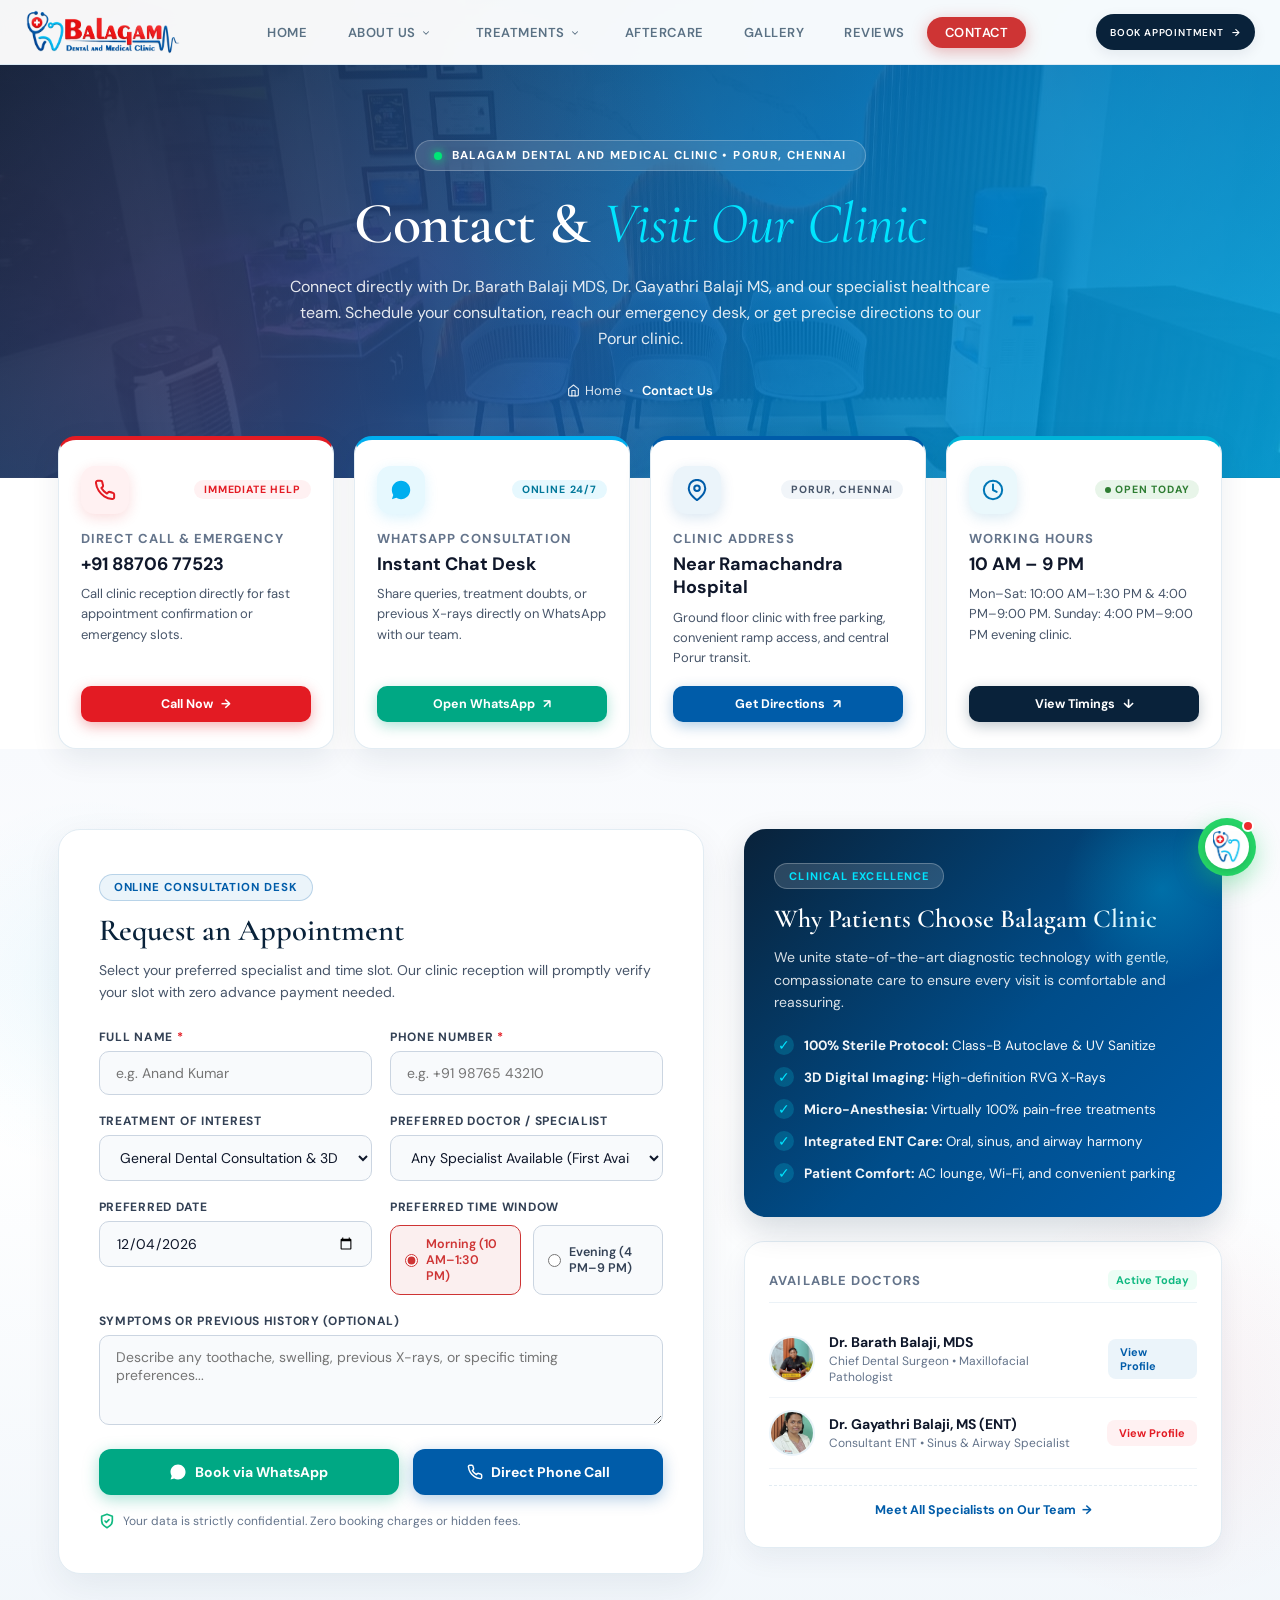
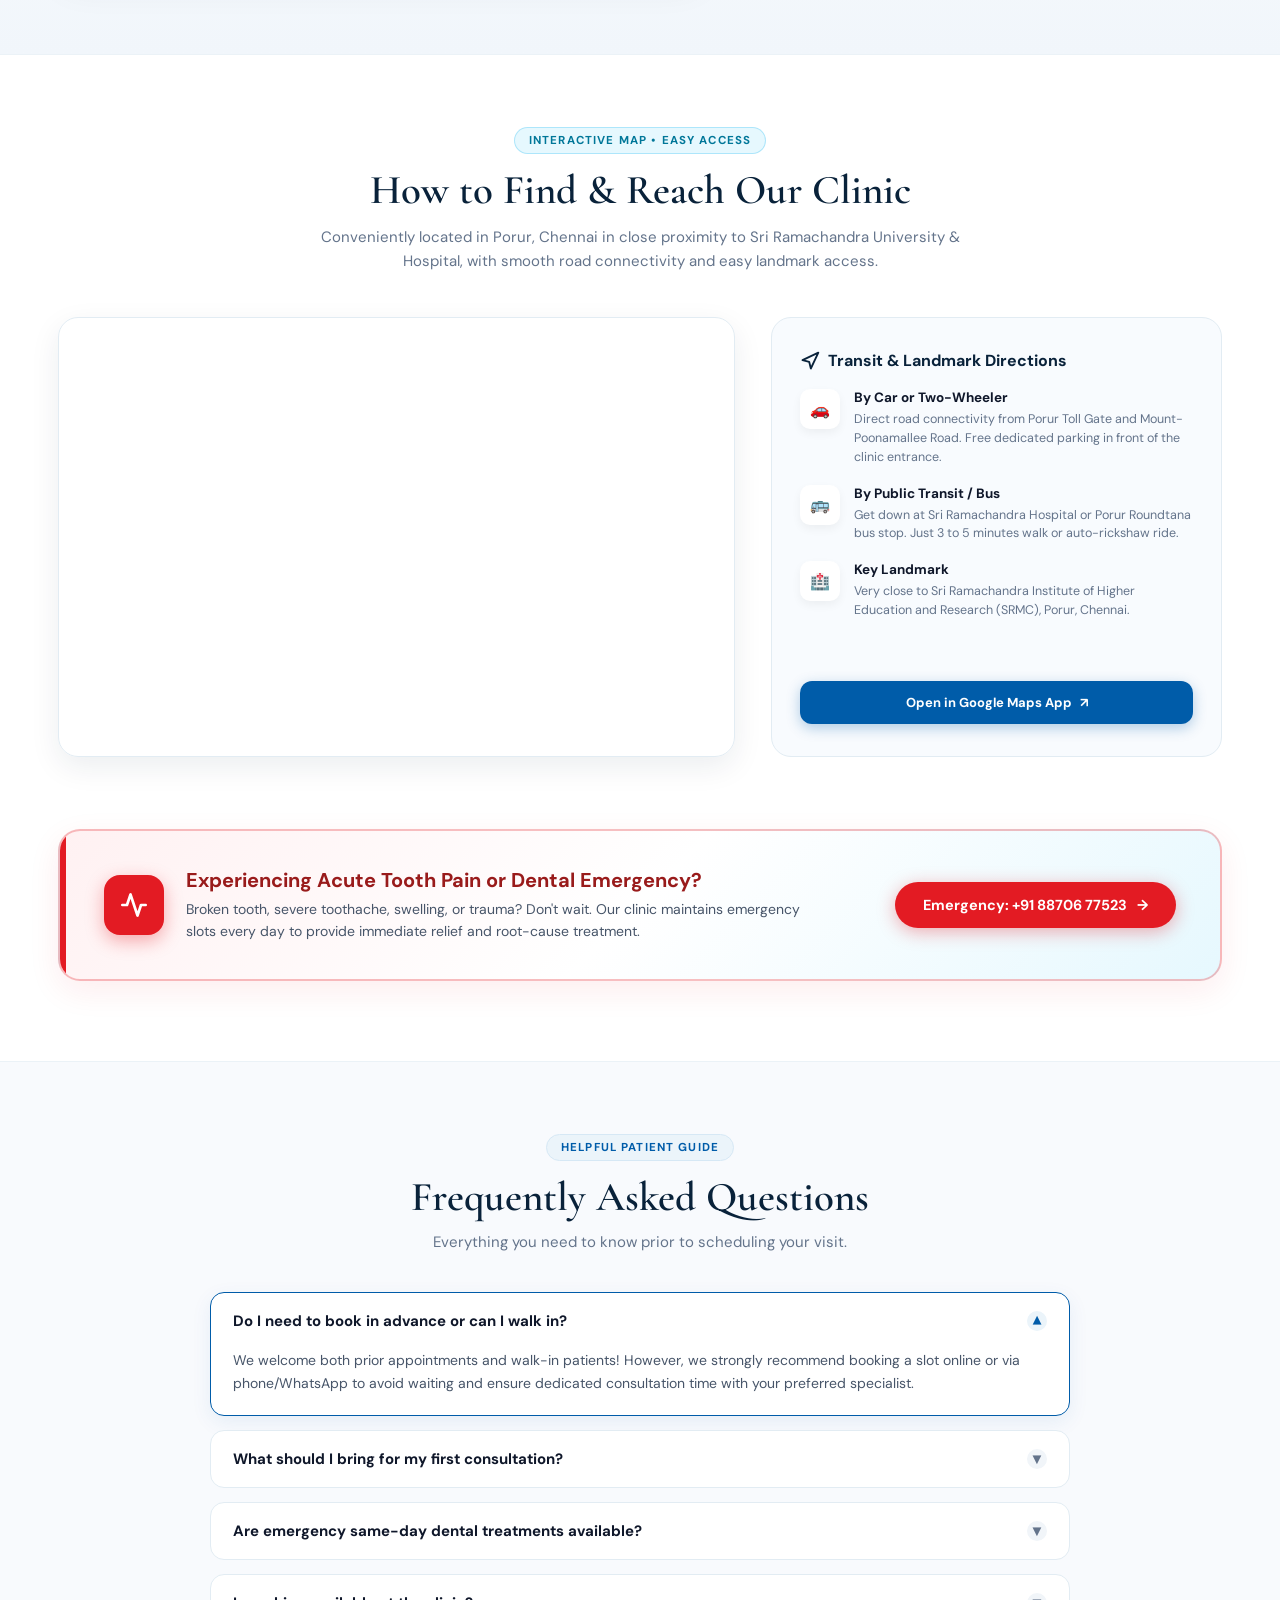
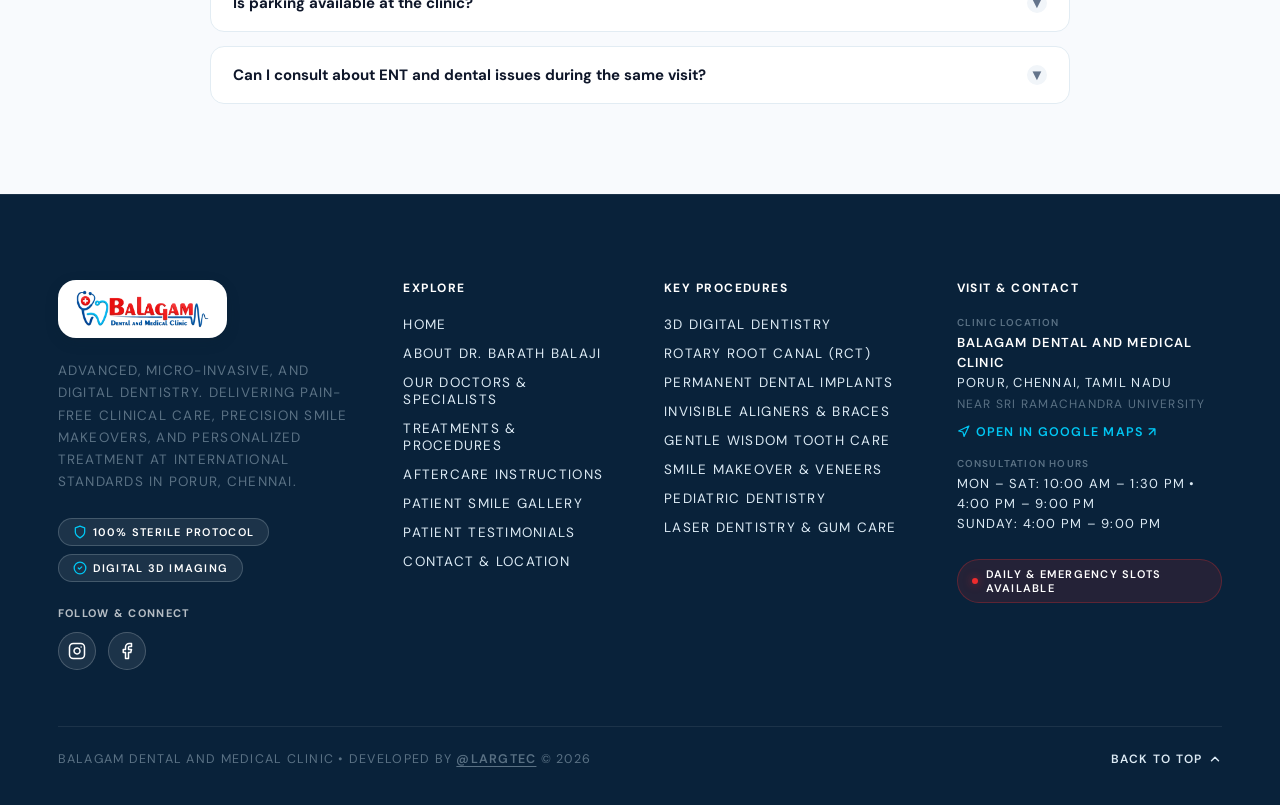
<file: contact.html>
<!doctype html>
<html lang="en">

<head>
    <meta charset="utf-8">
    <meta name="viewport" content="width=device-width,initial-scale=1">
    <title>Contact Us &amp; Clinic Directions | Balagam Dental and Medical Clinic</title>
    <meta name="description"
        content="Contact Balagam Dental and Medical Clinic in Porur, Chennai. Book appointments online, call directly, chat on WhatsApp, or get directions. Near Sri Ramachandra University.">
    <link rel="icon" type="image/png" href="img/logo.png">
    <link rel="apple-touch-icon" href="img/apple-touch-icon.png">
    <link rel="preconnect" href="https://fonts.googleapis.com">
    <link rel="preconnect" href="https://fonts.gstatic.com" crossorigin>
    <link
        href="https://fonts.googleapis.com/css2?family=DM+Sans:ital,opsz,wght@0,9..40,300;0,9..40,400;0,9..40,500;0,9..40,600;0,9..40,700;1,9..40,400&family=Cormorant+Garamond:ital,wght@0,400;0,500;0,600;0,700;1,400;1,600&display=swap"
        rel="stylesheet">
    <link rel="stylesheet" href="style.css">
    <link rel="stylesheet" href="contact.css">
</head>

<body>

    <!-- PAGE PRELOADER & SEAMLESS TRANSITION -->
    <div id="pagePreloader" class="page-preloader" aria-hidden="true">
        <div class="preloader-content">
            <div class="preloader-spinner-wrap">
                <div class="preloader-ring-outer"></div>
                <div class="preloader-ring-inner"></div>
                <div class="preloader-logo-box">
                    <img src="img/logo.png" alt="Balagam Clinic Logo" class="preloader-logo-img">
                </div>
            </div>
            <div class="preloader-bar">
                <div class="preloader-bar-fill"></div>
            </div>
            <div class="preloader-text">Balagam Dental &amp; Medical Clinic</div>
        </div>
    </div>

    <!-- ==========================================================================
         GLOBAL HEADER & NAVIGATION (BALAGAM BRAND DESIGN SYSTEM)
         ========================================================================== -->
    <!-- SVG Gooey Filter for Blob Navigation Animation -->
    <svg xmlns="http://www.w3.org/2000/svg" version="1.1"
        style="position:fixed;top:0;left:0;width:0;height:0;pointer-events:none;overflow:hidden;" aria-hidden="true">
        <defs>
            <filter id="goo">
                <feGaussianBlur in="SourceGraphic" result="blur" stdDeviation="10" />
                <feColorMatrix in="blur" mode="matrix" values="1 0 0 0 0  0 1 0 0 0  0 0 1 0 0  0 0 0 21 -7"
                    result="goo" />
                <feBlend in2="goo" in="SourceGraphic" result="mix" />
            </filter>
        </defs>
    </svg>

    <header class="nav">
        <!-- Logo -->
        <a class="logo" href="index.html" aria-label="Balagam Dental and Medical Clinic">
            <img src="img/menu-logo.png" alt="Balagam Dental and Medical Clinic" class="nav-brand-logo">
        </a>

        <!-- Center Navigation -->
        <nav class="nav-links" aria-label="Main Navigation">
            <a href="index.html" class="nav-link">
                <span>Home</span>
                <span class="blob-btn__inner" aria-hidden="true">
                    <span class="blob-btn__blobs">
                        <span class="blob-btn__blob"></span>
                        <span class="blob-btn__blob"></span>
                        <span class="blob-btn__blob"></span>
                        <span class="blob-btn__blob"></span>
                    </span>
                </span>
            </a>
            <div class="nav-item-dropdown">
                <a href="doctor.html" class="nav-link nav-dropdown-trigger" aria-haspopup="true" aria-expanded="false">
                    <span>About Us</span>
                    <svg class="dropdown-chevron" width="10" height="10" viewBox="0 0 24 24" fill="none"
                        stroke="currentColor" stroke-width="2.5" stroke-linecap="round" stroke-linejoin="round"
                        aria-hidden="true">
                        <polyline points="6 9 12 15 18 9"></polyline>
                    </svg>
                    <span class="blob-btn__inner" aria-hidden="true">
                        <span class="blob-btn__blobs">
                            <span class="blob-btn__blob"></span>
                            <span class="blob-btn__blob"></span>
                            <span class="blob-btn__blob"></span>
                            <span class="blob-btn__blob"></span>
                        </span>
                    </span>
                </a>
                <div class="nav-dropdown-menu" role="menu">
                    <a href="doctor.html" class="dropdown-item" role="menuitem">About</a>
                    <a href="team.html" class="dropdown-item" role="menuitem">Our Team (Our Doctors)</a>
                </div>
            </div>
            <div class="nav-item-dropdown nav-item-treatments">
                <a href="treatments.html" class="nav-link nav-dropdown-trigger" aria-haspopup="true" aria-expanded="false">
                    <span>Treatments</span>
                    <svg class="dropdown-chevron" width="10" height="10" viewBox="0 0 24 24" fill="none"
                        stroke="currentColor" stroke-width="2.5" stroke-linecap="round" stroke-linejoin="round"
                        aria-hidden="true">
                        <polyline points="6 9 12 15 18 9"></polyline>
                    </svg>
                    <span class="blob-btn__inner" aria-hidden="true">
                        <span class="blob-btn__blobs">
                            <span class="blob-btn__blob"></span>
                            <span class="blob-btn__blob"></span>
                            <span class="blob-btn__blob"></span>
                            <span class="blob-btn__blob"></span>
                        </span>
                    </span>
                </a>
                <div class="nav-dropdown-menu nav-treatments-dropdown" role="menu">
                    <div class="treatments-dropdown-header">
                        <div class="dropdown-header-left">
                            <span class="dropdown-header-badge">Procedures</span>
                            <span class="dropdown-header-title">Clinical Dental Care</span>
                        </div>
                        <a href="treatments.html" class="dropdown-view-all-link">
                            <span>View All Procedures</span>
                            <span class="dropdown-arrow">→</span>
                        </a>
                    </div>
                    <div class="treatments-dropdown-grid">
                        <div class="treatments-dropdown-col">
                            <a href="treatments.html#braces-aligners" class="treatment-dropdown-item" role="menuitem">
                                <div class="item-icon-box">
                                    <svg width="14" height="14" viewBox="0 0 24 24" fill="none" stroke="currentColor" stroke-width="2.2" stroke-linecap="round" stroke-linejoin="round"><rect x="3" y="8" width="18" height="8" rx="2"/><line x1="8" y1="8" x2="8" y2="16"/><line x1="16" y1="8" x2="16" y2="16"/></svg>
                                </div>
                                <div class="item-text-box">
                                    <span class="item-title">Orthodontics (Braces)</span>
                                    <span class="item-desc">Metal, Ceramic &bull; Clear Aligners</span>
                                </div>
                            </a>
                            <a href="treatments.html#digital-dentistry" class="treatment-dropdown-item" role="menuitem">
                                <div class="item-icon-box">
                                    <svg width="14" height="14" viewBox="0 0 24 24" fill="none" stroke="currentColor" stroke-width="2.2" stroke-linecap="round" stroke-linejoin="round"><circle cx="12" cy="12" r="10"/><line x1="2" y1="12" x2="22" y2="12"/><path d="M12 2a15.3 15.3 0 0 1 4 10 15.3 15.3 0 0 1-4 10 15.3 15.3 0 0 1-4-10z"/></svg>
                                </div>
                                <div class="item-text-box">
                                    <span class="item-title">Digital Dentistry</span>
                                    <span class="item-desc">3D Intraoral Scanning &bull; CAD/CAM</span>
                                </div>
                            </a>
                            <a href="treatments.html#rct" class="treatment-dropdown-item" role="menuitem">
                                <div class="item-icon-box">
                                    <svg width="14" height="14" viewBox="0 0 24 24" fill="none" stroke="currentColor" stroke-width="2.2" stroke-linecap="round" stroke-linejoin="round"><path d="M12 2C8.5 2 6 4.5 6 8c0 4.5 2 9 3 13 1 1 2 1 3 0l1-5 1 5c1 1 2 1 3 0 1-4 3-8.5 3-13 0-3.5-3-6-7-6z"/><line x1="12" y1="6" x2="12" y2="16"/></svg>
                                </div>
                                <div class="item-text-box">
                                    <span class="item-title">Root Canal Treatment (RCT)</span>
                                    <span class="item-desc">Painless Single Sitting Care</span>
                                </div>
                            </a>
                            <a href="treatments.html#implants" class="treatment-dropdown-item" role="menuitem">
                                <div class="item-icon-box">
                                    <svg width="14" height="14" viewBox="0 0 24 24" fill="none" stroke="currentColor" stroke-width="2.2" stroke-linecap="round" stroke-linejoin="round"><path d="M12 2C8.5 2 6 4.5 6 8c0 4 2 8 3 11l1 3 1-3c1-3 3-7 3-11 0-3.5-2.5-6-6-6z"/><line x1="9" y1="13" x2="15" y2="13"/><line x1="9.5" y1="16" x2="14.5" y2="16"/></svg>
                                </div>
                                <div class="item-text-box">
                                    <span class="item-title">Dental Implants</span>
                                    <span class="item-desc">Permanent Titanium Root Fixing</span>
                                </div>
                            </a>
                            <a href="treatments.html#stress-free-dentistry" class="treatment-dropdown-item" role="menuitem">
                                <div class="item-icon-box">
                                    <svg width="14" height="14" viewBox="0 0 24 24" fill="none" stroke="currentColor" stroke-width="2.2" stroke-linecap="round" stroke-linejoin="round"><path d="M12 22s8-4 8-10V5l-8-3-8 3v7c0 6 8 10 8 10z"/></svg>
                                </div>
                                <div class="item-text-box">
                                    <span class="item-title">Stress-Free Dentistry</span>
                                    <span class="item-desc">Painless Micro-Anesthesia &bull; Calm Care</span>
                                </div>
                            </a>
                            <a href="treatments.html#childrens-dentistry" class="treatment-dropdown-item" role="menuitem">
                                <div class="item-icon-box">
                                    <svg width="14" height="14" viewBox="0 0 24 24" fill="none" stroke="currentColor" stroke-width="2.2" stroke-linecap="round" stroke-linejoin="round"><path d="M12 2C8.5 2 6 4.5 6 8c0 4.5 2 9 3 13 1 1 2 1 3 0l1-5 1 5c1 1 2 1 3 0 1-4 3-8.5 3-13 0-3.5-3-6-7-6z"/></svg>
                                </div>
                                <div class="item-text-box">
                                    <span class="item-title">Children's Dentistry</span>
                                    <span class="item-desc">Pediatric Preventive &bull; Gentle Care</span>
                                </div>
                            </a>
                            <a href="treatments.html#fillings" class="treatment-dropdown-item" role="menuitem">
                                <div class="item-icon-box">
                                    <svg width="14" height="14" viewBox="0 0 24 24" fill="none" stroke="currentColor" stroke-width="2.2" stroke-linecap="round" stroke-linejoin="round"><path d="M12 2C8.5 2 6 4.5 6 8c0 4.5 2 9 3 13 1 1 2 1 3 0l1-5 1 5c1 1 2 1 3 0 1-4 3-8.5 3-13 0-3.5-3-6-7-6z"/><circle cx="12" cy="7" r="2.5"/></svg>
                                </div>
                                <div class="item-text-box">
                                    <span class="item-title">Teeth Whitening &amp; Care</span>
                                    <span class="item-desc">Tooth-Coloured Fillings &bull; Polishing</span>
                                </div>
                            </a>
                        </div>
                        <div class="treatments-dropdown-col">
                            <a href="treatments.html#cosmetic-dentistry" class="treatment-dropdown-item" role="menuitem">
                                <div class="item-icon-box">
                                    <svg width="14" height="14" viewBox="0 0 24 24" fill="none" stroke="currentColor" stroke-width="2.2" stroke-linecap="round" stroke-linejoin="round"><polygon points="12 2 15.09 8.26 22 9.27 17 14.14 18.18 21.02 12 17.77 5.82 21.02 7 14.14 2 9.27 8.91 8.26 12 2"/></svg>
                                </div>
                                <div class="item-text-box">
                                    <span class="item-title">Smile Makeover</span>
                                    <span class="item-desc">Cosmetic Porcelain Veneers &bull; DSD</span>
                                </div>
                            </a>
                            <a href="treatments.html#wisdom-tooth" class="treatment-dropdown-item" role="menuitem">
                                <div class="item-icon-box">
                                    <svg width="14" height="14" viewBox="0 0 24 24" fill="none" stroke="currentColor" stroke-width="2.2" stroke-linecap="round" stroke-linejoin="round"><path d="M12 2C8.5 2 6 4.5 6 8c0 4.5 2 9 3 13 1 1 2 1 3 0l1-5 1 5c1 1 2 1 3 0 1-4 3-8.5 3-13 0-3.5-3-6-7-6z"/><path d="M16 4l4-2"/><path d="M8 4L4 2"/></svg>
                                </div>
                                <div class="item-text-box">
                                    <span class="item-title">Wisdom Tooth Extraction</span>
                                    <span class="item-desc">Gentle Impaction Surgery</span>
                                </div>
                            </a>
                            <a href="treatments.html#crowns-bridges" class="treatment-dropdown-item" role="menuitem">
                                <div class="item-icon-box">
                                    <svg width="14" height="14" viewBox="0 0 24 24" fill="none" stroke="currentColor" stroke-width="2.2" stroke-linecap="round" stroke-linejoin="round"><path d="M12 2C8.5 2 6 4.5 6 8c0 4.5 2 9 3 13 1 1 2 1 3 0l1-5 1 5c1 1 2 1 3 0 1-4 3-8.5 3-13 0-3.5-3-6-7-6z"/></svg>
                                </div>
                                <div class="item-text-box">
                                    <span class="item-title">Fixed Teeth &amp; Crowns</span>
                                    <span class="item-desc">Ceramic Crowns &bull; Bridges Fixing</span>
                                </div>
                            </a>
                            <a href="treatments.html#laser-dentistry" class="treatment-dropdown-item" role="menuitem">
                                <div class="item-icon-box">
                                    <svg width="14" height="14" viewBox="0 0 24 24" fill="none" stroke="currentColor" stroke-width="2.2" stroke-linecap="round" stroke-linejoin="round"><line x1="12" y1="2" x2="12" y2="6"/><line x1="12" y1="18" x2="12" y2="22"/><line x1="4.93" y1="4.93" x2="7.76" y2="7.76"/><line x1="16.24" y1="16.24" x2="19.07" y2="19.07"/><line x1="2" y1="12" x2="6" y2="12"/><line x1="18" y1="12" x2="22" y2="12"/></svg>
                                </div>
                                <div class="item-text-box">
                                    <span class="item-title">Laser Technology</span>
                                    <span class="item-desc">Laser Dentistry &bull; Gum Healing</span>
                                </div>
                            </a>
                            <a href="treatments.html#dentures" class="treatment-dropdown-item" role="menuitem">
                                <div class="item-icon-box">
                                    <svg width="14" height="14" viewBox="0 0 24 24" fill="none" stroke="currentColor" stroke-width="2.2" stroke-linecap="round" stroke-linejoin="round"><rect x="3" y="6" width="18" height="5" rx="2"/><rect x="3" y="13" width="18" height="5" rx="2"/><line x1="7" y1="6" x2="7" y2="11"/><line x1="12" y1="6" x2="12" y2="11"/></svg>
                                </div>
                                <div class="item-text-box">
                                    <span class="item-title">Complete Dentures</span>
                                    <span class="item-desc">BPS High-Precision Natural Fit</span>
                                </div>
                            </a>
                            <a href="treatments.html#consulting-xray" class="treatment-dropdown-item" role="menuitem">
                                <div class="item-icon-box">
                                    <svg width="14" height="14" viewBox="0 0 24 24" fill="none" stroke="currentColor" stroke-width="2.2" stroke-linecap="round" stroke-linejoin="round"><circle cx="12" cy="12" r="10"/><line x1="2" y1="12" x2="22" y2="12"/><path d="M12 2a15.3 15.3 0 0 1 4 10 15.3 15.3 0 0 1-4 10 15.3 15.3 0 0 1-4-10z"/></svg>
                                </div>
                                <div class="item-text-box">
                                    <span class="item-title">Consulting &amp; 3D X-Ray</span>
                                    <span class="item-desc">Digital Diagnostics &bull; RVG</span>
                                </div>
                            </a>
                        </div>
                    </div>
                    <div class="treatments-dropdown-footer">
                        <span class="dropdown-footer-note">International Sterilization &amp; Pain-Free Standards</span>
                        <a href="treatments.html" class="dropdown-footer-cta">Explore All Treatments →</a>
                    </div>
                </div>
            </div>
            <a href="aftercare.html" class="nav-link">
                <span>Aftercare</span>
                <span class="blob-btn__inner" aria-hidden="true">
                    <span class="blob-btn__blobs">
                        <span class="blob-btn__blob"></span>
                        <span class="blob-btn__blob"></span>
                        <span class="blob-btn__blob"></span>
                        <span class="blob-btn__blob"></span>
                    </span>
                </span>
            </a>
            <a href="gallery.html" class="nav-link">
                <span>Gallery</span>
                <span class="blob-btn__inner" aria-hidden="true">
                    <span class="blob-btn__blobs">
                        <span class="blob-btn__blob"></span>
                        <span class="blob-btn__blob"></span>
                        <span class="blob-btn__blob"></span>
                        <span class="blob-btn__blob"></span>
                    </span>
                </span>
            </a>
            <a href="index.html#reviews" class="nav-link">
                <span>Reviews</span>
                <span class="blob-btn__inner" aria-hidden="true">
                    <span class="blob-btn__blobs">
                        <span class="blob-btn__blob"></span>
                        <span class="blob-btn__blob"></span>
                        <span class="blob-btn__blob"></span>
                        <span class="blob-btn__blob"></span>
                    </span>
                </span>
            </a>
            <a href="contact.html" class="nav-link active is-active">
                <span>Contact</span>
                <span class="blob-btn__inner" aria-hidden="true">
                    <span class="blob-btn__blobs">
                        <span class="blob-btn__blob"></span>
                        <span class="blob-btn__blob"></span>
                        <span class="blob-btn__blob"></span>
                        <span class="blob-btn__blob"></span>
                    </span>
                </span>
            </a>
        </nav>

        <!-- Right Side Actions -->
        <div class="nav-actions">
            <a class="button book-btn" href="#book-form" id="navBookBtn" data-trigger="booking"
                aria-label="Book Appointment">
                <span>Book Appointment</span>
                <span class="btn-arrow">→</span>
            </a>

            <!-- Mobile Animated Hamburger Button -->
            <button class="hamburger-btn" id="hamburgerBtn" type="button" aria-label="Toggle navigation menu"
                aria-expanded="false" aria-controls="mobileMenuDrawer">
                <span class="hamburger-box">
                    <span class="hamburger-line line-1"></span>
                    <span class="hamburger-line line-2"></span>
                    <span class="hamburger-line line-3"></span>
                </span>
            </button>
        </div>
    </header>

    <!-- Mobile Navigation Drawer & Backdrop Overlay -->
    <div class="mobile-menu-backdrop" id="mobileMenuBackdrop" aria-hidden="true"></div>
    <aside class="mobile-menu-drawer" id="mobileMenuDrawer" aria-label="Mobile Navigation Menu" aria-hidden="true">
        <div class="mobile-menu-inner">
            <nav class="mobile-nav-links" aria-label="Mobile Navigation Links">
                <a href="index.html" class="mobile-nav-link" data-index="0">
                    <span class="mobile-nav-icon">
                        <svg width="19" height="19" viewBox="0 0 24 24" fill="none" stroke="currentColor"
                            stroke-width="2" stroke-linecap="round" stroke-linejoin="round">
                            <path d="M3 9l9-7 9 7v11a2 2 0 0 1-2 2H5a2 2 0 0 1-2-2z" />
                            <polyline points="9 22 9 12 15 12 15 22" />
                        </svg>
                    </span>
                    <span class="mobile-nav-text">Home</span>
                    <span class="mobile-nav-arrow">
                        <svg width="14" height="14" viewBox="0 0 24 24" fill="none" stroke="currentColor"
                            stroke-width="2.5">
                            <polyline points="9 18 15 12 9 6" />
                        </svg>
                    </span>
                </a>
                <div class="mobile-nav-item-dropdown" data-index="1">
                    <button type="button" class="mobile-nav-link mobile-dropdown-toggle" aria-expanded="false"
                        aria-controls="mobileAboutSubmenu">
                        <span class="mobile-nav-icon">
                            <svg width="19" height="19" viewBox="0 0 24 24" fill="none" stroke="currentColor"
                                stroke-width="2" stroke-linecap="round" stroke-linejoin="round">
                                <path d="M20 21v-2a4 4 0 0 0-4-4H8a4 4 0 0 0-4 4v2" />
                                <circle cx="12" cy="7" r="4" />
                            </svg>
                        </span>
                        <span class="mobile-nav-text">About Us</span>
                        <span class="mobile-nav-chevron">
                            <svg width="13" height="13" viewBox="0 0 24 24" fill="none" stroke="currentColor"
                                stroke-width="2.5" stroke-linecap="round" stroke-linejoin="round">
                                <polyline points="6 9 12 15 18 9"></polyline>
                            </svg>
                        </span>
                    </button>
                    <div class="mobile-dropdown-menu" id="mobileAboutSubmenu">
                        <a href="doctor.html" class="mobile-sub-link">
                            <div class="mobile-sub-content">
                                <span class="mobile-sub-icon">
                                    <svg width="14" height="14" viewBox="0 0 24 24" fill="none" stroke="currentColor"
                                        stroke-width="2" stroke-linecap="round" stroke-linejoin="round">
                                        <path d="M19 21v-2a4 4 0 0 0-4-4H9a4 4 0 0 0-4 4v2" />
                                        <circle cx="12" cy="7" r="4" />
                                    </svg>
                                </span>
                                <span class="mobile-sub-text">About</span>
                            </div>
                            <span class="mobile-sub-arrow">→</span>
                        </a>
                        <a href="team.html" class="mobile-sub-link">
                            <div class="mobile-sub-content">
                                <span class="mobile-sub-icon">
                                    <svg width="14" height="14" viewBox="0 0 24 24" fill="none" stroke="currentColor"
                                        stroke-width="2" stroke-linecap="round" stroke-linejoin="round">
                                        <path d="M17 21v-2a4 4 0 0 0-4-4H5a4 4 0 0 0-4 4v2" />
                                        <circle cx="9" cy="7" r="4" />
                                        <path d="M23 21v-2a4 4 0 0 0-3-3.87" />
                                        <path d="M16 3.13a4 4 0 0 1 0 7.75" />
                                    </svg>
                                </span>
                                <span class="mobile-sub-text">Our Team (Our Doctors)</span>
                            </div>
                            <span class="mobile-sub-arrow">→</span>
                        </a>
                    </div>
                </div>
                <div class="mobile-nav-item-dropdown" data-index="2">
                    <button type="button" class="mobile-nav-link mobile-dropdown-toggle" aria-expanded="false"
                        aria-controls="mobileTreatmentsSubmenu">
                        <span class="mobile-nav-icon">
                            <svg width="19" height="19" viewBox="0 0 24 24" fill="none" stroke="currentColor"
                                stroke-width="2" stroke-linecap="round" stroke-linejoin="round">
                                <path
                                    d="M12 2C8.5 2 6 4.5 6 8c0 4.5 2 9 3 13 1 1 2 1 3 0l1-5 1 5c1 1 2 1 3 0 1-4 3-8.5 3-13 0-3.5-3-6-7-6z" />
                            </svg>
                        </span>
                        <span class="mobile-nav-text">Treatments</span>
                        <span class="mobile-nav-chevron">
                            <svg width="13" height="13" viewBox="0 0 24 24" fill="none" stroke="currentColor"
                                stroke-width="2.5" stroke-linecap="round" stroke-linejoin="round">
                                <polyline points="6 9 12 15 18 9"></polyline>
                            </svg>
                        </span>
                    </button>
                    <div class="mobile-dropdown-menu mobile-treatments-submenu" id="mobileTreatmentsSubmenu">
                        <a href="treatments.html" class="mobile-sub-link mobile-sub-overview">
                            <div class="mobile-sub-content">
                                <span class="mobile-sub-icon">
                                    <svg width="14" height="14" viewBox="0 0 24 24" fill="none" stroke="currentColor" stroke-width="2" stroke-linecap="round" stroke-linejoin="round"><rect x="3" y="3" width="7" height="7"></rect><rect x="14" y="3" width="7" height="7"></rect><rect x="14" y="14" width="7" height="7"></rect><rect x="3" y="14" width="7" height="7"></rect></svg>
                                </span>
                                <span class="mobile-sub-text">All Treatments Overview</span>
                            </div>
                            <span class="mobile-sub-arrow">→</span>
                        </a>
                        <a href="treatments.html#braces-aligners" class="mobile-sub-link">
                            <div class="mobile-sub-content">
                                <span class="mobile-sub-icon">
                                    <svg width="14" height="14" viewBox="0 0 24 24" fill="none" stroke="currentColor" stroke-width="2" stroke-linecap="round" stroke-linejoin="round"><rect x="3" y="8" width="18" height="8" rx="2"/><line x1="8" y1="8" x2="8" y2="16"/><line x1="16" y1="8" x2="16" y2="16"/></svg>
                                </span>
                                <span class="mobile-sub-text">Orthodontics (Braces)</span>
                            </div>
                            <span class="mobile-sub-arrow">→</span>
                        </a>
                        <a href="treatments.html#digital-dentistry" class="mobile-sub-link">
                            <div class="mobile-sub-content">
                                <span class="mobile-sub-icon">
                                    <svg width="14" height="14" viewBox="0 0 24 24" fill="none" stroke="currentColor" stroke-width="2" stroke-linecap="round" stroke-linejoin="round"><circle cx="12" cy="12" r="10"/><line x1="2" y1="12" x2="22" y2="12"/><path d="M12 2a15.3 15.3 0 0 1 4 10 15.3 15.3 0 0 1-4 10 15.3 15.3 0 0 1-4-10z"/></svg>
                                </span>
                                <span class="mobile-sub-text">Digital Dentistry</span>
                            </div>
                            <span class="mobile-sub-arrow">→</span>
                        </a>
                        <a href="treatments.html#rct" class="mobile-sub-link">
                            <div class="mobile-sub-content">
                                <span class="mobile-sub-icon">
                                    <svg width="14" height="14" viewBox="0 0 24 24" fill="none" stroke="currentColor" stroke-width="2" stroke-linecap="round" stroke-linejoin="round"><path d="M12 2C8.5 2 6 4.5 6 8c0 4.5 2 9 3 13 1 1 2 1 3 0l1-5 1 5c1 1 2 1 3 0 1-4 3-8.5 3-13 0-3.5-3-6-7-6z"/><line x1="12" y1="6" x2="12" y2="16"/></svg>
                                </span>
                                <span class="mobile-sub-text">Root Canal Treatment (RCT)</span>
                            </div>
                            <span class="mobile-sub-arrow">→</span>
                        </a>
                        <a href="treatments.html#implants" class="mobile-sub-link">
                            <div class="mobile-sub-content">
                                <span class="mobile-sub-icon">
                                    <svg width="14" height="14" viewBox="0 0 24 24" fill="none" stroke="currentColor" stroke-width="2" stroke-linecap="round" stroke-linejoin="round"><path d="M12 2C8.5 2 6 4.5 6 8c0 4 2 8 3 11l1 3 1-3c1-3 3-7 3-11 0-3.5-2.5-6-6-6z"/><line x1="9" y1="13" x2="15" y2="13"/><line x1="9.5" y1="16" x2="14.5" y2="16"/></svg>
                                </span>
                                <span class="mobile-sub-text">Dental Implants</span>
                            </div>
                            <span class="mobile-sub-arrow">→</span>
                        </a>
                        <a href="treatments.html#stress-free-dentistry" class="mobile-sub-link">
                            <div class="mobile-sub-content">
                                <span class="mobile-sub-icon">
                                    <svg width="14" height="14" viewBox="0 0 24 24" fill="none" stroke="currentColor" stroke-width="2" stroke-linecap="round" stroke-linejoin="round"><path d="M12 22s8-4 8-10V5l-8-3-8 3v7c0 6 8 10 8 10z"/></svg>
                                </span>
                                <span class="mobile-sub-text">Stress-Free Dentistry</span>
                            </div>
                            <span class="mobile-sub-arrow">→</span>
                        </a>
                        <a href="treatments.html#childrens-dentistry" class="mobile-sub-link">
                            <div class="mobile-sub-content">
                                <span class="mobile-sub-icon">
                                    <svg width="14" height="14" viewBox="0 0 24 24" fill="none" stroke="currentColor" stroke-width="2" stroke-linecap="round" stroke-linejoin="round"><path d="M12 2C8.5 2 6 4.5 6 8c0 4.5 2 9 3 13 1 1 2 1 3 0l1-5 1 5c1 1 2 1 3 0 1-4 3-8.5 3-13 0-3.5-3-6-7-6z"/></svg>
                                </span>
                                <span class="mobile-sub-text">Children's Dentistry</span>
                            </div>
                            <span class="mobile-sub-arrow">→</span>
                        </a>
                        <a href="treatments.html#fillings" class="mobile-sub-link">
                            <div class="mobile-sub-content">
                                <span class="mobile-sub-icon">
                                    <svg width="14" height="14" viewBox="0 0 24 24" fill="none" stroke="currentColor" stroke-width="2" stroke-linecap="round" stroke-linejoin="round"><path d="M12 2C8.5 2 6 4.5 6 8c0 4.5 2 9 3 13 1 1 2 1 3 0l1-5 1 5c1 1 2 1 3 0 1-4 3-8.5 3-13 0-3.5-3-6-7-6z"/><circle cx="12" cy="7" r="2.5"/></svg>
                                </span>
                                <span class="mobile-sub-text">Teeth Whitening &amp; Care</span>
                            </div>
                            <span class="mobile-sub-arrow">→</span>
                        </a>
                        <a href="treatments.html#cosmetic-dentistry" class="mobile-sub-link">
                            <div class="mobile-sub-content">
                                <span class="mobile-sub-icon">
                                    <svg width="14" height="14" viewBox="0 0 24 24" fill="none" stroke="currentColor" stroke-width="2" stroke-linecap="round" stroke-linejoin="round"><polygon points="12 2 15.09 8.26 22 9.27 17 14.14 18.18 21.02 12 17.77 5.82 21.02 7 14.14 2 9.27 8.91 8.26 12 2"/></svg>
                                </span>
                                <span class="mobile-sub-text">Smile Makeover</span>
                            </div>
                            <span class="mobile-sub-arrow">→</span>
                        </a>
                        <a href="treatments.html#wisdom-tooth" class="mobile-sub-link">
                            <div class="mobile-sub-content">
                                <span class="mobile-sub-icon">
                                    <svg width="14" height="14" viewBox="0 0 24 24" fill="none" stroke="currentColor" stroke-width="2" stroke-linecap="round" stroke-linejoin="round"><path d="M12 2C8.5 2 6 4.5 6 8c0 4.5 2 9 3 13 1 1 2 1 3 0l1-5 1 5c1 1 2 1 3 0 1-4 3-8.5 3-13 0-3.5-3-6-7-6z"/><path d="M16 4l4-2"/><path d="M8 4L4 2"/></svg>
                                </span>
                                <span class="mobile-sub-text">Wisdom Tooth Extraction</span>
                            </div>
                            <span class="mobile-sub-arrow">→</span>
                        </a>
                        <a href="treatments.html#crowns-bridges" class="mobile-sub-link">
                            <div class="mobile-sub-content">
                                <span class="mobile-sub-icon">
                                    <svg width="14" height="14" viewBox="0 0 24 24" fill="none" stroke="currentColor" stroke-width="2" stroke-linecap="round" stroke-linejoin="round"><path d="M12 2C8.5 2 6 4.5 6 8c0 4.5 2 9 3 13 1 1 2 1 3 0l1-5 1 5c1 1 2 1 3 0 1-4 3-8.5 3-13 0-3.5-3-6-7-6z"/></svg>
                                </span>
                                <span class="mobile-sub-text">Fixed Teeth &amp; Crowns</span>
                            </div>
                            <span class="mobile-sub-arrow">→</span>
                        </a>
                        <a href="treatments.html#laser-dentistry" class="mobile-sub-link">
                            <div class="mobile-sub-content">
                                <span class="mobile-sub-icon">
                                    <svg width="14" height="14" viewBox="0 0 24 24" fill="none" stroke="currentColor" stroke-width="2" stroke-linecap="round" stroke-linejoin="round"><line x1="12" y1="2" x2="12" y2="6"/><line x1="12" y1="18" x2="12" y2="22"/><line x1="4.93" y1="4.93" x2="7.76" y2="7.76"/><line x1="16.24" y1="16.24" x2="19.07" y2="19.07"/><line x1="2" y1="12" x2="6" y2="12"/><line x1="18" y1="12" x2="22" y2="12"/></svg>
                                </span>
                                <span class="mobile-sub-text">Laser Technology</span>
                            </div>
                            <span class="mobile-sub-arrow">→</span>
                        </a>
                        <a href="treatments.html#dentures" class="mobile-sub-link">
                            <div class="mobile-sub-content">
                                <span class="mobile-sub-icon">
                                    <svg width="14" height="14" viewBox="0 0 24 24" fill="none" stroke="currentColor" stroke-width="2" stroke-linecap="round" stroke-linejoin="round"><rect x="3" y="6" width="18" height="5" rx="2"/><rect x="3" y="13" width="18" height="5" rx="2"/><line x1="7" y1="6" x2="7" y2="11"/><line x1="12" y1="6" x2="12" y2="11"/></svg>
                                </span>
                                <span class="mobile-sub-text">Complete Dentures</span>
                            </div>
                            <span class="mobile-sub-arrow">→</span>
                        </a>
                        <a href="treatments.html#consulting-xray" class="mobile-sub-link">
                            <div class="mobile-sub-content">
                                <span class="mobile-sub-icon">
                                    <svg width="14" height="14" viewBox="0 0 24 24" fill="none" stroke="currentColor" stroke-width="2" stroke-linecap="round" stroke-linejoin="round"><circle cx="12" cy="12" r="10"/><line x1="2" y1="12" x2="22" y2="12"/><path d="M12 2a15.3 15.3 0 0 1 4 10 15.3 15.3 0 0 1-4 10 15.3 15.3 0 0 1-4-10z"/></svg>
                                </span>
                                <span class="mobile-sub-text">Consulting &amp; 3D X-Ray</span>
                            </div>
                            <span class="mobile-sub-arrow">→</span>
                        </a>
                    </div>
                </div>
                <a href="aftercare.html" class="mobile-nav-link" data-index="3">
                    <span class="mobile-nav-icon">
                        <svg width="19" height="19" viewBox="0 0 24 24" fill="none" stroke="currentColor"
                            stroke-width="2" stroke-linecap="round" stroke-linejoin="round">
                            <path d="M12 22s8-4 8-10V5l-8-3-8 3v7c0 6 8 10 8 10z" />
                        </svg>
                    </span>
                    <span class="mobile-nav-text">Aftercare</span>
                    <span class="mobile-nav-arrow">
                        <svg width="14" height="14" viewBox="0 0 24 24" fill="none" stroke="currentColor"
                            stroke-width="2.5">
                            <polyline points="9 18 15 12 9 6" />
                        </svg>
                    </span>
                </a>
                <a href="gallery.html" class="mobile-nav-link" data-index="4">
                    <span class="mobile-nav-icon">
                        <svg width="19" height="19" viewBox="0 0 24 24" fill="none" stroke="currentColor"
                            stroke-width="2" stroke-linecap="round" stroke-linejoin="round">
                            <rect x="3" y="3" width="18" height="18" rx="2" />
                            <circle cx="8.5" cy="8.5" r="1.5" />
                            <polyline points="21 15 16 10 5 21" />
                        </svg>
                    </span>
                    <span class="mobile-nav-text">Gallery</span>
                    <span class="mobile-nav-arrow">
                        <svg width="14" height="14" viewBox="0 0 24 24" fill="none" stroke="currentColor"
                            stroke-width="2.5">
                            <polyline points="9 18 15 12 9 6" />
                        </svg>
                    </span>
                </a>
                <a href="index.html#reviews" class="mobile-nav-link" data-index="5">
                    <span class="mobile-nav-icon">
                        <svg width="19" height="19" viewBox="0 0 24 24" fill="none" stroke="currentColor"
                            stroke-width="2" stroke-linecap="round" stroke-linejoin="round">
                            <polygon
                                points="12 2 15.09 8.26 22 9.27 17 14.14 18.18 21.02 12 17.77 5.82 21.02 7 14.14 2 9.27 8.91 8.26 12 2" />
                        </svg>
                    </span>
                    <span class="mobile-nav-text">Reviews</span>
                    <span class="mobile-nav-arrow">
                        <svg width="14" height="14" viewBox="0 0 24 24" fill="none" stroke="currentColor"
                            stroke-width="2.5">
                            <polyline points="9 18 15 12 9 6" />
                        </svg>
                    </span>
                </a>
                <a href="contact.html" class="mobile-nav-link active" data-index="6">
                    <span class="mobile-nav-icon">
                        <svg width="19" height="19" viewBox="0 0 24 24" fill="none" stroke="currentColor"
                            stroke-width="2" stroke-linecap="round" stroke-linejoin="round">
                            <path
                                d="M22 16.92v3a2 2 0 0 1-2.18 2 19.79 19.79 0 0 1-8.63-3.07 19.5 19.5 0 0 1-6-6 19.79 19.79 0 0 1-3.07-8.67A2 2 0 0 1 4.11 2h3a2 2 0 0 1 2 1.72 12.84 12.84 0 0 0 .7 2.81 2 2 0 0 1-.45 2.11L8.09 9.91a16 16 0 0 0 6 6l1.27-1.27a2 2 0 0 1 2.11-.45 12.84 12.84 0 0 0 2.81.7A2 2 0 0 1 22 16.92z" />
                        </svg>
                    </span>
                    <span class="mobile-nav-text">Contact</span>
                    <span class="mobile-nav-arrow">
                        <svg width="14" height="14" viewBox="0 0 24 24" fill="none" stroke="currentColor"
                            stroke-width="2.5">
                            <polyline points="9 18 15 12 9 6" />
                        </svg>
                    </span>
                </a>
            </nav>

            <div class="mobile-menu-footer">
                <a class="mobile-menu-cta" href="#book-form" data-trigger="booking"
                    aria-label="Book Appointment from Mobile Menu">
                    <span>Book Appointment</span>
                    <span class="btn-arrow">→</span>
                </a>
                <div class="mobile-quick-actions">
                    <a href="tel:+918870677523" class="mobile-action-pill" aria-label="Call Clinic Directly">
                        <svg width="15" height="15" viewBox="0 0 24 24" fill="none" stroke="currentColor"
                            stroke-width="2">
                            <path
                                d="M22 16.92v3a2 2 0 0 1-2.18 2 19.79 19.79 0 0 1-8.63-3.07 19.5 19.5 0 0 1-6-6 19.79 19.79 0 0 1-3.07-8.67A2 2 0 0 1 4.11 2h3a2 2 0 0 1 2 1.72 12.84 12.84 0 0 0 .7 2.81 2 2 0 0 1-.45 2.11L8.09 9.91a16 16 0 0 0 6 6l1.27-1.27a2 2 0 0 1 2.11-.45 12.84 12.84 0 0 0 2.81.7A2 2 0 0 1 22 16.92z" />
                        </svg>
                        <span>Call: +91 8870677523</span>
                    </a>
                    <a href="https://wa.me/918870677523" target="_blank" rel="noopener noreferrer"
                        class="mobile-action-pill mobile-action-wa" aria-label="Chat on WhatsApp">
                        <svg width="15" height="15" viewBox="0 0 24 24" fill="currentColor">
                            <path
                                d="M12.031 2C6.495 2 2 6.496 2 12.032c0 1.97.57 3.805 1.564 5.352L2.094 22l4.743-1.442A9.97 9.97 0 0 0 12.03 22c5.536 0 10.032-4.496 10.032-10.032C22.063 6.496 17.567 2 12.031 2z" />
                        </svg>
                        <span>WhatsApp Chat</span>
                    </a>
                </div>
            </div>
        </div>
    </aside>

    <!-- ==========================================================================
         PAGE HERO: CLINICAL BACKGROUND WITH DARK BLUE / CYAN OVERLAY
         ========================================================================== -->
    <section class="contact-hero" id="top">
        <div class="contact-hero-inner">
            <div class="contact-hero-eyebrow">
                <span class="eyebrow-live-dot"></span>
                <span>Balagam Dental and Medical Clinic &bull; Porur, Chennai</span>
            </div>
            <h1 class="contact-hero-title">Contact &amp; <em>Visit Our Clinic</em></h1>
            <p class="contact-hero-desc">
                Connect directly with Dr. Barath Balaji MDS, Dr. Gayathri Balaji MS, and our specialist healthcare team. Schedule your consultation, reach our emergency desk, or get precise directions to our Porur clinic.
            </p>
            <nav class="contact-breadcrumb" aria-label="Breadcrumb">
                <a href="index.html">
                    <svg width="13" height="13" viewBox="0 0 24 24" fill="none" stroke="currentColor" stroke-width="2.2"
                        stroke-linecap="round" stroke-linejoin="round">
                        <path d="M3 9l9-7 9 7v11a2 2 0 0 1-2 2H5a2 2 0 0 1-2-2z" />
                        <polyline points="9 22 9 12 15 12 15 22" />
                    </svg>
                    <span>Home</span>
                </a>
                <span class="contact-breadcrumb-sep">•</span>
                <span class="contact-breadcrumb-current">Contact Us</span>
            </nav>
        </div>
    </section>

    <!-- ==========================================================================
         FOUR BRAND-THEMED QUICK CONNECT CARDS (Red, Cyan, Royal Blue, Navy)
         ========================================================================== -->
    <section class="contact-quick-section" aria-label="Quick Connect Options">
        <div class="contact-quick-grid">

            <!-- Card 1: Red Theme (Emergency & Direct Phone) -->
            <article class="quick-card card-red">
                <div class="card-top-row">
                    <div class="card-icon-wrap" aria-hidden="true">
                        <svg width="22" height="22" viewBox="0 0 24 24" fill="none" stroke="currentColor" stroke-width="2.2" stroke-linecap="round" stroke-linejoin="round">
                            <path d="M22 16.92v3a2 2 0 0 1-2.18 2 19.79 19.79 0 0 1-8.63-3.07 19.5 19.5 0 0 1-6-6 19.79 19.79 0 0 1-3.07-8.67A2 2 0 0 1 4.11 2h3a2 2 0 0 1 2 1.72 12.84 12.84 0 0 0 .7 2.81 2 2 0 0 1-.45 2.11L8.09 9.91a16 16 0 0 0 6 6l1.27-1.27a2 2 0 0 1 2.11-.45 12.84 12.84 0 0 0 2.81.7A2 2 0 0 1 22 16.92z"/>
                        </svg>
                    </div>
                    <span class="card-badge-pill" style="color: var(--brand-red); background: var(--brand-red-light);">Immediate Help</span>
                </div>
                <span class="card-heading">Direct Call &amp; Emergency</span>
                <div class="card-highlight-text">+91 88706 77523</div>
                <p class="card-desc">Call clinic reception directly for fast appointment confirmation or emergency slots.</p>
                <a href="tel:+918870677523" class="card-cta-btn" aria-label="Call clinic directly">
                    <span>Call Now</span>
                    <span class="btn-arrow">→</span>
                </a>
            </article>

            <!-- Card 2: Cyan Theme (WhatsApp Chat) -->
            <article class="quick-card card-cyan">
                <div class="card-top-row">
                    <div class="card-icon-wrap" aria-hidden="true">
                        <svg width="22" height="22" viewBox="0 0 24 24" fill="currentColor">
                            <path d="M12.031 2C6.495 2 2 6.496 2 12.032c0 1.97.57 3.805 1.564 5.352L2.094 22l4.743-1.442A9.97 9.97 0 0 0 12.03 22c5.536 0 10.032-4.496 10.032-10.032C22.063 6.496 17.567 2 12.031 2z"/>
                        </svg>
                    </div>
                    <span class="card-badge-pill" style="color: #007799; background: var(--brand-cyan-light);">Online 24/7</span>
                </div>
                <span class="card-heading">WhatsApp Consultation</span>
                <div class="card-highlight-text">Instant Chat Desk</div>
                <p class="card-desc">Share queries, treatment doubts, or previous X-rays directly on WhatsApp with our team.</p>
                <a href="https://wa.me/918870677523" target="_blank" rel="noopener noreferrer" class="card-cta-btn" aria-label="Chat with clinic on WhatsApp">
                    <span>Open WhatsApp</span>
                    <span class="btn-arrow">↗</span>
                </a>
            </article>

            <!-- Card 3: Royal Blue Theme (Location & Directions) -->
            <article class="quick-card card-blue">
                <div class="card-top-row">
                    <div class="card-icon-wrap" aria-hidden="true">
                        <svg width="22" height="22" viewBox="0 0 24 24" fill="none" stroke="currentColor" stroke-width="2.2" stroke-linecap="round" stroke-linejoin="round">
                            <path d="M21 10c0 7-9 13-9 13s-9-6-9-13a9 9 0 0 1 18 0z"></path>
                            <circle cx="12" cy="10" r="3"></circle>
                        </svg>
                    </div>
                    <span class="card-badge-pill">Porur, Chennai</span>
                </div>
                <span class="card-heading">Clinic Address</span>
                <div class="card-highlight-text">Near Ramachandra Hospital</div>
                <p class="card-desc">Ground floor clinic with free parking, convenient ramp access, and central Porur transit.</p>
                <a href="https://maps.app.goo.gl/dByS6ndvDBBxftf2A" target="_blank" rel="noopener noreferrer" class="card-cta-btn" aria-label="Open location in Google Maps">
                    <span>Get Directions</span>
                    <span class="btn-arrow">↗</span>
                </a>
            </article>

            <!-- Card 4: Clinical Navy & Amber (Consultation Hours) -->
            <article class="quick-card card-navy">
                <div class="card-top-row">
                    <div class="card-icon-wrap" aria-hidden="true">
                        <svg width="22" height="22" viewBox="0 0 24 24" fill="none" stroke="currentColor" stroke-width="2.2" stroke-linecap="round" stroke-linejoin="round">
                            <circle cx="12" cy="12" r="10"></circle>
                            <polyline points="12 6 12 12 16 14"></polyline>
                        </svg>
                    </div>
                    <span class="card-badge-pill status-open">Open Today</span>
                </div>
                <span class="card-heading">Working Hours</span>
                <div class="card-highlight-text">10 AM – 9 PM</div>
                <p class="card-desc">Mon–Sat: 10:00 AM–1:30 PM &amp; 4:00 PM–9:00 PM. Sunday: 4:00 PM–9:00 PM evening clinic.</p>
                <a href="#schedule-info" class="card-cta-btn" aria-label="View complete schedule">
                    <span>View Timings</span>
                    <span class="btn-arrow">↓</span>
                </a>
            </article>

        </div>
    </section>

    <!-- ==========================================================================
         SPLIT SECTION: INTERACTIVE APPOINTMENT FORM + CLINICAL ADVANTAGES
         ========================================================================== -->
    <main class="contact-main-section" id="book-form">
        <div class="contact-main-container">
            <div class="contact-main-grid">

                <!-- LEFT: Interactive Consultation Booking Form -->
                <div class="contact-form-card">
                    <div class="form-header-badge">Online Consultation Desk</div>
                    <h2 class="form-header-title">Request an Appointment</h2>
                    <p class="form-header-subtext">
                        Select your preferred specialist and time slot. Our clinic reception will promptly verify your slot with zero advance payment needed.
                    </p>

                    <form class="contact-booking-form" id="contactPageForm">
                        <div class="contact-input-grid">
                            <div class="form-field-group">
                                <label for="cntFullName" class="form-field-label">Full Name <span class="req">*</span></label>
                                <input type="text" id="cntFullName" class="form-field-input" placeholder="e.g. Anand Kumar" required>
                            </div>
                            <div class="form-field-group">
                                <label for="cntPhone" class="form-field-label">Phone Number <span class="req">*</span></label>
                                <input type="tel" id="cntPhone" class="form-field-input" placeholder="e.g. +91 98765 43210" required>
                            </div>
                        </div>

                        <div class="contact-input-grid">
                            <div class="form-field-group">
                                <label for="cntTreatment" class="form-field-label">Treatment of Interest</label>
                                <select id="cntTreatment" class="form-field-select">
                                    <option value="General Consultation & 3D X-Ray">General Dental Consultation &amp; 3D X-Ray</option>
                                    <option value="Root Canal Treatment (RCT)">Root Canal Treatment (RCT) – Single Sitting</option>
                                    <option value="Dental Implants">Dental Implants – Titanium Replacement</option>
                                    <option value="Invisalign & Clear Aligners">Invisalign &amp; Clear Aligners</option>
                                    <option value="Orthodontics (Braces)">Orthodontics (Metal &amp; Ceramic Braces)</option>
                                    <option value="Wisdom Tooth Extraction">Wisdom Tooth Extraction (Impaction)</option>
                                    <option value="Cosmetic Smile Makeover">Cosmetic Smile Makeover &amp; Veneers</option>
                                    <option value="Laser Dentistry & Gum Care">Laser Dentistry &amp; Gum Care</option>
                                    <option value="Children's Dentistry">Children's Dentistry (Pediatric Care)</option>
                                    <option value="ENT Consultation (Dr. Gayathri)">ENT Consultation (Ear, Nose, Throat &amp; Sinus)</option>
                                    <option value="Other Dental Care">Other Dental / Oral Care Query</option>
                                </select>
                            </div>
                            <div class="form-field-group">
                                <label for="cntDoctor" class="form-field-label">Preferred Doctor / Specialist</label>
                                <select id="cntDoctor" class="form-field-select">
                                    <option value="Any Specialist Available">Any Specialist Available (First Available Slot)</option>
                                    <option value="Dr. Barath Balaji, MDS (Chief Dental Surgeon)">Dr. Barath Balaji, MDS (Chief Dental Surgeon)</option>
                                    <option value="Dr. Gayathri Balaji, MS (Consultant ENT & Sinus)">Dr. Gayathri Balaji, MS (Consultant ENT &amp; Sinus)</option>
                                    <option value="Dr. K. Lokesh Sai, BDS, MDS (Prosthodontics & Implantology)">Dr. K. Lokesh Sai, BDS, MDS (Prosthodontics &amp; Implantology)</option>
                                    <option value="Dr. Swetha R K, MDS (Pediatric Dentistry)">Dr. Swetha R K, MDS (Pediatric Dentistry)</option>
                                    <option value="Dr. Dinesh, MDS (Orthodontics & Aligners)">Dr. Dinesh, MDS (Orthodontics &amp; Aligners)</option>
                                </select>
                            </div>
                        </div>

                        <div class="contact-input-grid">
                            <div class="form-field-group">
                                <label for="cntDate" class="form-field-label">Preferred Date</label>
                                <input type="date" id="cntDate" class="form-field-input">
                            </div>
                            <div class="form-field-group">
                                <label class="form-field-label">Preferred Time Window</label>
                                <div class="form-radio-options">
                                    <label class="radio-slot-pill">
                                        <input type="radio" name="timeSlot" value="Morning (10:00 AM - 1:30 PM)" checked>
                                        <span>Morning (10 AM–1:30 PM)</span>
                                    </label>
                                    <label class="radio-slot-pill">
                                        <input type="radio" name="timeSlot" value="Evening (4:00 PM - 9:00 PM)">
                                        <span>Evening (4 PM–9 PM)</span>
                                    </label>
                                </div>
                            </div>
                        </div>

                        <div class="form-field-group full-width" style="margin-bottom: 20px;">
                            <label for="cntMessage" class="form-field-label">Symptoms or Previous History (Optional)</label>
                            <textarea id="cntMessage" class="form-field-textarea" placeholder="Describe any toothache, swelling, previous X-rays, or specific timing preferences..."></textarea>
                        </div>

                        <div class="form-buttons-row">
                            <button type="submit" class="btn-submit-wa" id="cntSubmitWaBtn">
                                <svg width="18" height="18" viewBox="0 0 24 24" fill="currentColor">
                                    <path d="M12.031 2C6.495 2 2 6.496 2 12.032c0 1.97.57 3.805 1.564 5.352L2.094 22l4.743-1.442A9.97 9.97 0 0 0 12.03 22c5.536 0 10.032-4.496 10.032-10.032C22.063 6.496 17.567 2 12.031 2z"/>
                                </svg>
                                <span>Book via WhatsApp</span>
                            </button>
                            <a href="tel:+918870677523" class="btn-submit-call">
                                <svg width="16" height="16" viewBox="0 0 24 24" fill="none" stroke="currentColor" stroke-width="2.2" stroke-linecap="round" stroke-linejoin="round">
                                    <path d="M22 16.92v3a2 2 0 0 1-2.18 2 19.79 19.79 0 0 1-8.63-3.07 19.5 19.5 0 0 1-6-6 19.79 19.79 0 0 1-3.07-8.67A2 2 0 0 1 4.11 2h3a2 2 0 0 1 2 1.72 12.84 12.84 0 0 0 .7 2.81 2 2 0 0 1-.45 2.11L8.09 9.91a16 16 0 0 0 6 6l1.27-1.27a2 2 0 0 1 2.11-.45 12.84 12.84 0 0 0 2.81.7A2 2 0 0 1 22 16.92z"/>
                                </svg>
                                <span>Direct Phone Call</span>
                            </a>
                        </div>

                        <div class="form-reassurance-note">
                            <svg width="16" height="16" viewBox="0 0 24 24" fill="none" stroke="currentColor" stroke-width="2.5" stroke-linecap="round" stroke-linejoin="round">
                                <path d="M12 22s8-4 8-10V5l-8-3-8 3v7c0 6 8 10 8 10z"/>
                                <path d="m9 12 2 2 4-4"/>
                            </svg>
                            <span>Your data is strictly confidential. Zero booking charges or hidden fees.</span>
                        </div>
                    </form>
                </div>

                <!-- RIGHT: Clinic Highlights & Direct Doctor Profiles -->
                <aside class="contact-sidebar-wrap" id="schedule-info">

                    <!-- High-Tech Standards Highlight Box -->
                    <div class="clinic-highlight-box">
                        <span class="clinic-badge-tag">Clinical Excellence</span>
                        <h3 class="clinic-box-title">Why Patients Choose Balagam Clinic</h3>
                        <p class="clinic-box-desc">
                            We unite state-of-the-art diagnostic technology with gentle, compassionate care to ensure every visit is comfortable and reassuring.
                        </p>
                        <div class="clinic-facilities-list">
                            <div class="facility-item">
                                <div class="facility-check-icon">✓</div>
                                <span><strong>100% Sterile Protocol:</strong> Class-B Autoclave &amp; UV Sanitize</span>
                            </div>
                            <div class="facility-item">
                                <div class="facility-check-icon">✓</div>
                                <span><strong>3D Digital Imaging:</strong> High-definition RVG X-Rays</span>
                            </div>
                            <div class="facility-item">
                                <div class="facility-check-icon">✓</div>
                                <span><strong>Micro-Anesthesia:</strong> Virtually 100% pain-free treatments</span>
                            </div>
                            <div class="facility-item">
                                <div class="facility-check-icon">✓</div>
                                <span><strong>Integrated ENT Care:</strong> Oral, sinus, and airway harmony</span>
                            </div>
                            <div class="facility-item">
                                <div class="facility-check-icon">✓</div>
                                <span><strong>Patient Comfort:</strong> AC lounge, Wi-Fi, and convenient parking</span>
                            </div>
                        </div>
                    </div>

                    <!-- Direct Doctors Card Widget -->
                    <div class="doctors-contact-card">
                        <div class="doctors-card-header">
                            <span class="doctors-card-title">Available Doctors</span>
                            <span style="font-size: 11px; font-weight: 700; color: #10B981; background: #ECFDF5; padding: 3px 8px; border-radius: 6px;">Active Today</span>
                        </div>

                        <!-- Dr. Barath Balaji -->
                        <div class="doctor-mini-row">
                            <div class="doctor-mini-avatar">
                                <img src="img/doctor.jpg" alt="Dr. Barath Balaji MDS">
                            </div>
                            <div class="doctor-mini-info">
                                <div class="doctor-mini-name">Dr. Barath Balaji, MDS</div>
                                <div class="doctor-mini-role">Chief Dental Surgeon &bull; Maxillofacial Pathologist</div>
                            </div>
                            <a href="doctor.html" class="button" style="padding: 6px 12px; font-size: 11px; border-radius: 8px; background: var(--brand-royal-light); color: var(--brand-royal-blue); text-decoration: none; font-weight: 700;">View Profile</a>
                        </div>

                        <!-- Dr. Gayathri Balaji -->
                        <div class="doctor-mini-row">
                            <div class="doctor-mini-avatar">
                                <img src="img/doctor-2-clean.jpg" alt="Dr. Gayathri Balaji MS (ENT)">
                            </div>
                            <div class="doctor-mini-info">
                                <div class="doctor-mini-name">Dr. Gayathri Balaji, MS (ENT)</div>
                                <div class="doctor-mini-role">Consultant ENT &bull; Sinus &amp; Airway Specialist</div>
                            </div>
                            <a href="team.html#dr-gayathri-balaji" class="button" style="padding: 6px 12px; font-size: 11px; border-radius: 8px; background: var(--brand-red-light); color: var(--brand-red); text-decoration: none; font-weight: 700;">View Profile</a>
                        </div>

                        <div style="text-align: center; margin-top: 16px; padding-top: 12px; border-top: 1px dashed #E2ECF3;">
                            <a href="team.html" style="font-size: 12.5px; font-weight: 700; color: var(--brand-royal-blue); text-decoration: none; display: inline-flex; align-items: center; gap: 6px;">
                                <span>Meet All Specialists on Our Team</span>
                                <span>→</span>
                            </a>
                        </div>
                    </div>

                </aside>

            </div>
        </div>
    </main>

    <!-- ==========================================================================
         INTERACTIVE GOOGLE MAP & TRANSIT GUIDE
         ========================================================================== -->
    <section class="contact-map-section" aria-label="Location and How to Reach">
        <div class="map-section-header">
            <div class="map-section-tag">Interactive Map &bull; Easy Access</div>
            <h2 class="map-section-title">How to Find &amp; Reach Our Clinic</h2>
            <p class="map-section-desc">
                Conveniently located in Porur, Chennai in close proximity to Sri Ramachandra University &amp; Hospital, with smooth road connectivity and easy landmark access.
            </p>
        </div>

        <div class="map-grid-layout">

            <!-- Responsive Google Maps Embed -->
            <div class="map-embed-frame">
                <iframe
                    title="Balagam Dental and Medical Clinic Location Map"
                    src="https://www.google.com/maps/embed?pb=!1m18!1m12!1m3!1d3886.837882585974!2d80.1425126!3d13.0459891!2m3!1f0!2f0!3f0!3m2!1i1024!2i768!4f13.1!3m3!1m2!1s0x3a52614b7e870c9d%3A0x6b4ef84c7e6d9b9a!2sBalagam%20Dental%20and%20Medical%20Clinic!5e0!3m2!1sen!2sin!4v1700000000000!5m2!1sen!2sin"
                    loading="lazy"
                    referrerpolicy="no-referrer-when-downgrade"
                    allowfullscreen>
                </iframe>
            </div>

            <!-- Transit & Navigation Guide -->
            <div class="transit-guide-card">
                <div>
                    <h3 class="transit-guide-title">
                        <svg width="20" height="20" viewBox="0 0 24 24" fill="none" stroke="currentColor" stroke-width="2.2" stroke-linecap="round" stroke-linejoin="round">
                            <polygon points="3 11 22 2 13 21 11 13 3 11"></polygon>
                        </svg>
                        <span>Transit &amp; Landmark Directions</span>
                    </h3>

                    <div class="transit-modes-list">
                        <!-- Car / Bike -->
                        <div class="transit-mode-item">
                            <div class="transit-mode-icon">🚗</div>
                            <div class="transit-mode-detail">
                                <h4>By Car or Two-Wheeler</h4>
                                <p>Direct road connectivity from Porur Toll Gate and Mount-Poonamallee Road. Free dedicated parking in front of the clinic entrance.</p>
                            </div>
                        </div>

                        <!-- Bus -->
                        <div class="transit-mode-item">
                            <div class="transit-mode-icon">🚌</div>
                            <div class="transit-mode-detail">
                                <h4>By Public Transit / Bus</h4>
                                <p>Get down at Sri Ramachandra Hospital or Porur Roundtana bus stop. Just 3 to 5 minutes walk or auto-rickshaw ride.</p>
                            </div>
                        </div>

                        <!-- Landmark -->
                        <div class="transit-mode-item">
                            <div class="transit-mode-icon">🏥</div>
                            <div class="transit-mode-detail">
                                <h4>Key Landmark</h4>
                                <p>Very close to Sri Ramachandra Institute of Higher Education and Research (SRMC), Porur, Chennai.</p>
                            </div>
                        </div>
                    </div>
                </div>

                <a href="https://maps.app.goo.gl/dByS6ndvDBBxftf2A" target="_blank" rel="noopener noreferrer" class="map-cta-action">
                    <span>Open in Google Maps App</span>
                    <span>↗</span>
                </a>
            </div>

        </div>
    </section>

    <!-- ==========================================================================
         URGENT CARE & EMERGENCY BANNER (BALAGAM RED MEDICAL ACCENT)
         ========================================================================== -->
    <section class="contact-emergency-section" aria-label="Dental Emergency Information">
        <div class="emergency-banner-box">
            <div class="emergency-left-content">
                <div class="emergency-red-icon" aria-hidden="true">
                    <svg width="28" height="28" viewBox="0 0 24 24" fill="none" stroke="currentColor" stroke-width="2.3" stroke-linecap="round" stroke-linejoin="round">
                        <path d="M22 12h-4l-3 9L9 3l-3 9H2"/>
                    </svg>
                </div>
                <div class="emergency-text-wrap">
                    <h3>Experiencing Acute Tooth Pain or Dental Emergency?</h3>
                    <p>
                        Broken tooth, severe toothache, swelling, or trauma? Don't wait. Our clinic maintains emergency slots every day to provide immediate relief and root-cause treatment.
                    </p>
                </div>
            </div>
            <a href="tel:+918870677523" class="emergency-call-btn" aria-label="Call Emergency Line">
                <span>Emergency: +91 88706 77523</span>
                <span>→</span>
            </a>
        </div>
    </section>

    <!-- ==========================================================================
         FREQUENTLY ASKED QUESTIONS (BEFORE YOU VISIT)
         ========================================================================== -->
    <section class="contact-faq-section" aria-label="Frequently Asked Questions">
        <div class="faq-header">
            <div class="faq-header-tag">Helpful Patient Guide</div>
            <h2 class="faq-header-title">Frequently Asked Questions</h2>
            <p style="font-size: 15px; color: #64748B; margin: 0;">Everything you need to know prior to scheduling your visit.</p>
        </div>

        <div class="faq-grid-wrap">

            <!-- FAQ 1 -->
            <div class="faq-item is-open">
                <button type="button" class="faq-question-btn" aria-expanded="true">
                    <span>Do I need to book in advance or can I walk in?</span>
                    <span class="faq-chevron" aria-hidden="true">▼</span>
                </button>
                <div class="faq-answer-panel">
                    <p>We welcome both prior appointments and walk-in patients! However, we strongly recommend booking a slot online or via phone/WhatsApp to avoid waiting and ensure dedicated consultation time with your preferred specialist.</p>
                </div>
            </div>

            <!-- FAQ 2 -->
            <div class="faq-item">
                <button type="button" class="faq-question-btn" aria-expanded="false">
                    <span>What should I bring for my first consultation?</span>
                    <span class="faq-chevron" aria-hidden="true">▼</span>
                </button>
                <div class="faq-answer-panel">
                    <p>Please bring any previous dental X-rays, OPG records, medical prescriptions (especially if you are on blood thinners, diabetic, or hypertensive medications), and a list of any symptoms or concerns you wish to discuss.</p>
                </div>
            </div>

            <!-- FAQ 3 -->
            <div class="faq-item">
                <button type="button" class="faq-question-btn" aria-expanded="false">
                    <span>Are emergency same-day dental treatments available?</span>
                    <span class="faq-chevron" aria-hidden="true">▼</span>
                </button>
                <div class="faq-answer-panel">
                    <p>Yes. If you are experiencing severe toothache, acute dental abscess, or traumatic tooth injury, call our emergency line (+91 88706 77523) and we will prioritize your treatment on the very same day.</p>
                </div>
            </div>

            <!-- FAQ 4 -->
            <div class="faq-item">
                <button type="button" class="faq-question-btn" aria-expanded="false">
                    <span>Is parking available at the clinic?</span>
                    <span class="faq-chevron" aria-hidden="true">▼</span>
                </button>
                <div class="faq-answer-panel">
                    <p>Yes, we have dedicated, hassle-free car and two-wheeler parking directly outside our clinic entrance in Porur. Our ground-floor access is wheelchair-friendly and convenient for senior citizens.</p>
                </div>
            </div>

            <!-- FAQ 5 -->
            <div class="faq-item">
                <button type="button" class="faq-question-btn" aria-expanded="false">
                    <span>Can I consult about ENT and dental issues during the same visit?</span>
                    <span class="faq-chevron" aria-hidden="true">▼</span>
                </button>
                <div class="faq-answer-panel">
                    <p>Absolutely. That is our clinic's distinctive strength. Dr. Barath Balaji (MDS) and Dr. Gayathri Balaji (MS ENT) collaborate closely for conditions affecting the sinuses, snoring, airway restriction, and odontogenic maxillofacial disorders.</p>
                </div>
            </div>

        </div>
    </section>

    <!-- APPOINTMENT BOOKING MODAL -->
    <div class="appointment-modal" id="appointmentModal" role="dialog" aria-modal="true" aria-hidden="true">
        <div class="modal-backdrop" id="modalBackdrop"></div>
        <div class="modal-dialog">
            <div class="modal-header">
                <div class="modal-header-info">
                    <span class="modal-eyebrow">Balagam Dental and Medical Clinic</span>
                    <h3 class="modal-title">Schedule Your Consultation</h3>
                    <p class="modal-subtitle">Porur, Chennai • Mon–Sat: 10 AM – 9 PM | Sun: 4 PM – 9 PM</p>
                </div>
                <button type="button" class="modal-close-btn" id="modalCloseBtn" aria-label="Close modal">✕</button>
            </div>

            <div class="modal-body">
                <form class="appointment-form" id="appointmentForm">
                    <div class="form-grid">
                        <div class="form-group">
                            <label for="appFullName" class="form-label">Full Name *</label>
                            <input type="text" id="appFullName" class="form-input" placeholder="e.g. Rahul Sharma"
                                required>
                        </div>
                        <div class="form-group">
                            <label for="appPhone" class="form-label">Phone Number *</label>
                            <input type="tel" id="appPhone" class="form-input" placeholder="e.g. +91 98765 43210"
                                required>
                        </div>
                    </div>

                    <div class="form-grid">
                        <div class="form-group">
                            <label for="appTreatment" class="form-label">Treatment of Interest</label>
                            <select id="appTreatment" class="form-input form-select">
                                <option value="General Consultation & X-ray">General Consultation &amp; X-ray</option>
                                <option value="RCT (Root Canal)">RCT (Root Canal)</option>
                                <option value="Dental Implant Fixing">Dental Implant Fixing</option>
                                <option value="Wisdom Tooth Extraction">Wisdom Tooth Extraction</option>
                                <option value="Ceramic Crowns & Bridges">Ceramic Crowns &amp; Bridges</option>
                                <option value="Laser Dentistry">Laser Dentistry</option>
                                <option value="Braces & Aligners">Braces &amp; Aligners</option>
                                <option value="Complete Dentures">Complete Dentures</option>
                                <option value="Tooth Coloured Fillings">Tooth Coloured Fillings</option>
                                <option value="Other">Other Enquiry</option>
                            </select>
                        </div>
                        <div class="form-group">
                            <label for="appDate" class="form-label">Preferred Date</label>
                            <input type="date" id="appDate" class="form-input">
                        </div>
                    </div>

                    <div class="form-group">
                        <label for="appMessage" class="form-label">Additional Note or Symptoms (Optional)</label>
                        <textarea id="appMessage" class="form-input form-textarea" rows="3"
                            placeholder="Tell us if you have pain, need an evening slot, or have previous X-rays..."></textarea>
                    </div>

                    <button type="submit" class="button form-submit-btn" id="appSubmitBtn">
                        <span>REQUEST APPOINTMENT</span>
                        <span class="btn-arrow">→</span>
                    </button>

                    <div class="form-success-msg" id="formSuccessMsg" style="display: none;" role="alert">
                        <div class="form-success-header">
                            <svg width="20" height="20" viewBox="0 0 24 24" fill="none" stroke="currentColor"
                                stroke-width="2.2" stroke-linecap="round" stroke-linejoin="round">
                                <path d="M22 11.08V12a10 10 0 1 1-5.93-9.14"></path>
                                <polyline points="22 4 12 14.01 9 11.01"></polyline>
                            </svg>
                            <span class="form-success-title">Appointment Request Ready ✓</span>
                        </div>
                        <p class="form-success-note">Your booking message is prepared for +91 8870677523. Choose your
                            preferred option to continue:</p>
                        <div class="form-wa-actions" id="formWaActions">
                            <a href="https://wa.me/918870677523" class="form-wa-btn form-wa-app-btn" id="waOpenAppBtn"
                                target="_blank" rel="noopener noreferrer">
                                <svg width="17" height="17" viewBox="0 0 24 24" fill="none" stroke="currentColor"
                                    stroke-width="2.2" stroke-linecap="round" stroke-linejoin="round">
                                    <path
                                        d="M21 11.5a8.38 8.38 0 0 1-.9 3.8 8.5 8.5 0 0 1-7.6 4.7 8.38 8.38 0 0 1-3.8-.9L3 21l1.9-5.7a8.38 8.38 0 0 1-.9-3.8 8.5 8.5 0 0 1 4.7-7.6 8.38 8.38 0 0 1 3.8-.9h.5a8.48 8.48 0 0 1 8 8v.5z" />
                                </svg>
                                <span>Open app</span>
                            </a>
                            <a href="https://web.whatsapp.com/send?phone=918870677523"
                                class="form-wa-btn form-wa-web-btn" id="waContinueWebBtn" target="_blank"
                                rel="noopener noreferrer">
                                <svg width="17" height="17" viewBox="0 0 24 24" fill="none" stroke="currentColor"
                                    stroke-width="2.2" stroke-linecap="round" stroke-linejoin="round">
                                    <rect x="2" y="3" width="20" height="14" rx="2" ry="2"></rect>
                                    <line x1="8" y1="21" x2="16" y2="21"></line>
                                    <line x1="12" y1="17" x2="12" y2="21"></line>
                                </svg>
                                <span>Continue to WhatsApp Web</span>
                            </a>
                        </div>
                    </div>
                </form>

                <div class="modal-footer-call">
                    <span>Prefer immediate booking?</span>
                    <a href="tel:+918870677523" class="modal-call-link">
                        <svg width="14" height="14" viewBox="0 0 24 24" fill="none" stroke="currentColor"
                            stroke-width="2.2" stroke-linecap="round" stroke-linejoin="round">
                            <path
                                d="M22 16.92v3a2 2 0 0 1-2.18 2 19.79 19.79 0 0 1-8.63-3.07 19.5 19.5 0 0 1-3.07-8.67A2 2 0 0 1 4.11 2h3a2 2 0 0 1 2 1.72 12.84 12.84 0 0 0 .7 2.81 2 2 0 0 1-.45 2.11L8.09 9.91a16 16 0 0 0 6 6l1.27-1.27a2 2 0 0 1 2.11-.45 12.84 12.84 0 0 0 2.81.7A2 2 0 0 1 22 16.92z">
                            </path>
                        </svg>
                        <span>Call +91 88706 77523</span>
                    </a>
                </div>
            </div>
        </div>
    </div>

    <!-- ==========================================================================
         CLINIC FOOTER (BALAGAM BRAND SYSTEM)
         ========================================================================== -->
    <footer class="site-footer">
        <div class="footer-container">
            <div class="footer-main-grid">
                <!-- Column 1: Brand & Philosophy -->
                <div class="footer-col footer-col-brand">
                    <a href="index.html" class="footer-logo-link" aria-label="Balagam Dental and Medical Clinic">
                        <span class="footer-logo-badge">
                            <img src="img/menu-logo.png" alt="Balagam Dental and Medical Clinic"
                                class="footer-brand-logo">
                        </span>
                    </a>
                    <p class="footer-brand-desc">
                        Advanced, micro-invasive, and digital dentistry. Delivering pain-free clinical care, precision
                        smile makeovers, and personalized treatment at international standards in Porur, Chennai.
                    </p>
                    <div class="footer-badges">
                        <span class="footer-badge">
                            <svg width="14" height="14" viewBox="0 0 24 24" fill="none" stroke="currentColor"
                                stroke-width="2.2" stroke-linecap="round" stroke-linejoin="round">
                                <path d="M12 22s8-4 8-10V5l-8-3-8 3v7c0 6 8 10 8 10z" />
                            </svg>
                            100% Sterile Protocol
                        </span>
                        <span class="footer-badge">
                            <svg width="14" height="14" viewBox="0 0 24 24" fill="none" stroke="currentColor"
                                stroke-width="2.2" stroke-linecap="round" stroke-linejoin="round">
                                <circle cx="12" cy="12" r="10" />
                                <path d="m9 12 2 2 4-4" />
                            </svg>
                            Digital 3D Imaging
                        </span>
                    </div>

                    <!-- Social & Map Links -->
                    <div class="footer-social-wrap">
                        <span class="footer-social-label">Follow &amp; Connect</span>
                        <div class="footer-social-links">
                            <a href="https://www.instagram.com/balagam_dental_medical?stkn=cHRpMXY0bjhuNW5w"
                                target="_blank" rel="noopener noreferrer" class="footer-social-btn footer-social-insta"
                                aria-label="Instagram @balagam_dental_medical" title="Follow on Instagram">
                                <svg width="18" height="18" viewBox="0 0 24 24" fill="none" stroke="currentColor"
                                    stroke-width="2" stroke-linecap="round" stroke-linejoin="round">
                                    <rect x="2" y="2" width="20" height="20" rx="5" ry="5"></rect>
                                    <path d="M16 11.37A4 4 0 1 1 12.63 8 4 4 0 0 1 16 11.37z"></path>
                                    <line x1="17.5" y1="6.5" x2="17.51" y2="6.5"></line>
                                </svg>
                            </a>
                            <a href="https://www.facebook.com/people/Balagam-Dental-and-Medical-Clinic/61574417111598/?ref=PROFILE_EDIT_xav_ig_profile_page_web#"
                                target="_blank" rel="noopener noreferrer" class="footer-social-btn footer-social-fb"
                                aria-label="Facebook Page" title="Follow on Facebook">
                                <svg width="18" height="18" viewBox="0 0 24 24" fill="none" stroke="currentColor"
                                    stroke-width="2" stroke-linecap="round" stroke-linejoin="round">
                                    <path d="M18 2h-3a5 5 0 0 0-5 5v3H7v4h3v8h4v-8h3l1-4h-4V7a1 1 0 0 1 1-1h3z"></path>
                                </svg>
                            </a>
                        </div>
                    </div>
                </div>

                <!-- Column 2: Quick Navigation -->
                <div class="footer-col footer-col-links">
                    <h4 class="footer-col-title">Explore</h4>
                    <ul class="footer-links-list">
                        <li><a href="index.html">Home</a></li>
                        <li><a href="doctor.html">About Dr. Barath Balaji</a></li>
                        <li><a href="team.html">Our Doctors &amp; Specialists</a></li>
                        <li><a href="treatments.html">Treatments &amp; Procedures</a></li>
                        <li><a href="aftercare.html">Aftercare Instructions</a></li>
                        <li><a href="gallery.html">Patient Smile Gallery</a></li>
                        <li><a href="index.html#reviews">Patient Testimonials</a></li>
                        <li><a href="contact.html">Contact &amp; Location</a></li>
                    </ul>
                </div>

                <!-- Column 3: Featured Treatments -->
                <div class="footer-col footer-col-links">
                    <h4 class="footer-col-title">Key Procedures</h4>
                    <ul class="footer-links-list">
                        <li><a href="treatments.html#digital-dentistry">3D Digital Dentistry</a></li>
                        <li><a href="treatments.html#rct">Rotary Root Canal (RCT)</a></li>
                        <li><a href="treatments.html#implants">Permanent Dental Implants</a></li>
                        <li><a href="treatments.html#braces-aligners">Invisible Aligners &amp; Braces</a></li>
                        <li><a href="treatments.html#wisdom-tooth">Gentle Wisdom Tooth Care</a></li>
                        <li><a href="treatments.html#cosmetic-dentistry">Smile Makeover &amp; Veneers</a></li>
                        <li><a href="treatments.html#childrens-dentistry">Pediatric Dentistry</a></li>
                        <li><a href="treatments.html#laser-dentistry">Laser Dentistry &amp; Gum Care</a></li>
                    </ul>
                </div>

                <!-- Column 4: Visit & Timings -->
                <div class="footer-col footer-col-info">
                    <h4 class="footer-col-title">Visit &amp; Contact</h4>
                    <div class="footer-info-block">
                        <span class="footer-info-label">Clinic Location</span>
                        <p class="footer-info-text">
                            <strong>Balagam Dental and Medical Clinic</strong><br>
                            Porur, Chennai, Tamil Nadu<br>
                            <span class="footer-subtext">Near Sri Ramachandra University</span>
                        </p>
                        <a href="https://maps.app.goo.gl/dByS6ndvDBBxftf2A" target="_blank" rel="noopener noreferrer"
                            class="footer-map-link">
                            <svg width="13" height="13" viewBox="0 0 24 24" fill="none" stroke="currentColor"
                                stroke-width="2.2" stroke-linecap="round" stroke-linejoin="round">
                                <polygon points="3 11 22 2 13 21 11 13 3 11"></polygon>
                            </svg>
                            <span>Open in Google Maps ↗</span>
                        </a>
                    </div>
                    <div class="footer-info-block">
                        <span class="footer-info-label">Consultation Hours</span>
                        <p class="footer-info-text">
                            Mon – Sat: 10:00 AM – 1:30 PM &bull; 4:00 PM – 9:00 PM<br>
                            Sunday: 4:00 PM – 9:00 PM
                        </p>
                    </div>
                    <div class="footer-emergency-pill">
                        <span class="emergency-dot"></span>
                        <span>Daily &amp; Emergency Slots Available</span>
                    </div>
                </div>
            </div>

            <!-- Footer Bottom Bar -->
            <div class="footer-bottom-bar">
                <div class="footer-credit">
                    Balagam Dental and Medical Clinic &bull; Developed by <a href="https://largtec.com/" target="_blank" rel="noopener noreferrer" style="color: inherit; text-decoration: underline; text-underline-offset: 3px; font-weight: 600;">@Largtec</a> &copy; 2026
                </div>
                <div class="footer-bottom-links">
                    <a href="#top" class="back-to-top" aria-label="Back to top of page">
                        <span>Back to Top</span>
                        <svg width="14" height="14" viewBox="0 0 24 24" fill="none" stroke="currentColor"
                            stroke-width="2.5" stroke-linecap="round" stroke-linejoin="round">
                            <polyline points="18 15 12 9 6 15" />
                        </svg>
                    </a>
                </div>
            </div>
        </div>
    </footer>

    <!-- ==========================================================================
         FLOATING QUICK CHAT WHATSAPP-STYLE UTILITY (SAME AS MAIN WEBSITE)
         ========================================================================== -->
    <div class="quick-help-wrapper" id="quickHelp">
        <!-- Floating Trigger Button -->
        <button class="quick-help-btn" id="quickHelpBtn" type="button"
            aria-label="Open Balagam Dental Clinic Quick Chat" aria-expanded="false" aria-controls="quickHelpPanel">
            <span class="trigger-unread-dot" aria-hidden="true"></span>
            <div class="trigger-icon-wrap">
                <div class="trigger-logo-badge">
                    <img src="img/logol.jpg.jpeg" alt="Quick Message Logo" class="trigger-logo-img">
                </div>
                <svg class="trigger-icon-close" width="20" height="20" viewBox="0 0 24 24" fill="none"
                    stroke="currentColor" stroke-width="2.5" stroke-linecap="round" stroke-linejoin="round">
                    <line x1="18" y1="6" x2="6" y2="18"></line>
                    <line x1="6" y1="6" x2="18" y2="18"></line>
                </svg>
            </div>
            <span class="quick-help-tooltip">Quick Chat • Online</span>
        </button>

        <!-- Compact Floating Chat Panel -->
        <div class="quick-help-panel" id="quickHelpPanel" role="dialog" aria-modal="true" aria-hidden="true"
            aria-label="Balagam Dental and Medical Clinic Quick Chat">
            <!-- Header -->
            <div class="quick-chat-header">
                <div class="chat-header-avatar">
                    <img src="img/logol.jpg.jpeg" alt="Balagam Dental Clinic" class="chat-avatar-img">
                    <span class="chat-online-badge" title="Online"></span>
                </div>
                <div class="chat-header-info">
                    <span class="chat-header-name">Balagam Dental Clinic</span>
                    <div class="chat-header-status">
                        <span class="status-pulse-dot"></span>
                        <span>Typically replies instantly • Online</span>
                    </div>
                </div>
                <button class="chat-header-close" id="quickCloseBtn" type="button" aria-label="Close Chat">
                    <svg width="16" height="16" viewBox="0 0 24 24" fill="none" stroke="currentColor" stroke-width="2.5"
                        stroke-linecap="round" stroke-linejoin="round">
                        <line x1="18" y1="6" x2="6" y2="18"></line>
                        <line x1="6" y1="6" x2="18" y2="18"></line>
                    </svg>
                </button>
            </div>

            <!-- Chat Scrollable Body -->
            <div class="quick-chat-body" id="quickChatBody">
                <div class="chat-date-badge"><span>Today</span></div>

                <div class="chat-msg-row chat-msg-bot">
                    <div class="chat-bubble chat-bubble-greeting">
                        <p class="greeting-text">
                            Hello! 👋 Welcome to <strong>Balagam Dental and Medical Clinic</strong> in Porur, Chennai.
                            Have a question about scheduling or treatment? We are here to help!
                        </p>
                        <span class="chat-msg-time" id="chatInitTime">Just now</span>
                    </div>
                </div>

                <div class="chat-actions-wrapper" id="chatActionsWrapper">
                    <span class="chat-actions-label">Quick Actions</span>
                    <div class="chat-actions-grid">
                        <a href="#book-form" class="chat-action-btn chat-action-highlight">
                            <span class="chat-action-icon">📅</span>
                            <span class="chat-action-text">Book Consultation</span>
                            <span class="chat-action-arrow">→</span>
                        </a>
                        <a href="https://wa.me/918870677523?text=Hello%20Balagam%20Clinic%2C%20I%20would%20like%20to%20book%20an%20appointment."
                            target="_blank" rel="noopener noreferrer" class="chat-action-btn chat-action-whatsapp">
                            <span class="chat-action-icon">
                                <svg width="15" height="15" viewBox="0 0 24 24" fill="none" stroke="currentColor"
                                    stroke-width="2.2" stroke-linecap="round" stroke-linejoin="round">
                                    <path
                                        d="M21 11.5a8.38 8.38 0 0 1-.9 3.8 8.5 8.5 0 0 1-7.6 4.7 8.38 8.38 0 0 1-3.8-.9L3 21l1.9-5.7a8.38 8.38 0 0 1-.9-3.8 8.5 8.5 0 0 1 4.7-7.6 8.38 8.38 0 0 1 3.8-.9h.5a8.48 8.48 0 0 1 8 8v.5z" />
                                </svg>
                            </span>
                            <span class="chat-action-text">Talk on WhatsApp</span>
                            <span class="chat-action-arrow">↗</span>
                        </a>
                    </div>
                </div>

                <div class="chat-messages-stream" id="chatMessagesStream"></div>
            </div>

            <!-- Chat Footer Input Area -->
            <form class="quick-chat-footer" id="quickChatForm">
                <input type="text" class="quick-chat-input" id="quickChatInput"
                    placeholder="Type your question or message..." autocomplete="off" maxlength="300"
                    aria-label="Type your message">
                <button class="quick-chat-send-btn" id="quickChatSendBtn" type="submit" aria-label="Send message">
                    <svg width="16" height="16" viewBox="0 0 24 24" fill="none" stroke="currentColor" stroke-width="2.4"
                        stroke-linecap="round" stroke-linejoin="round">
                        <line x1="22" y1="2" x2="11" y2="13"></line>
                        <polygon points="22 2 15 22 11 13 2 9 22 2"></polygon>
                    </svg>
                </button>
            </form>
        </div>
    </div>

    <!-- Scripts -->
    <script src="script.js"></script>
    <script>
        // Dedicated Contact Page Interactive Form & FAQ Logic
        (function () {
            // 1. Min selectable date = today
            var dateInput = document.getElementById('cntDate');
            if (dateInput) {
                var today = new Date().toISOString().split('T')[0];
                dateInput.min = today;
                dateInput.value = today;
            }

            // 2. WhatsApp Instant Dispatch on Form Submit
            var contactForm = document.getElementById('contactPageForm');
            if (contactForm) {
                contactForm.addEventListener('submit', function (e) {
                    e.preventDefault();

                    var name = document.getElementById('cntFullName').value.trim();
                    var phone = document.getElementById('cntPhone').value.trim();
                    var treatment = document.getElementById('cntTreatment').value;
                    var doctor = document.getElementById('cntDoctor').value;
                    var date = document.getElementById('cntDate').value;
                    var slotRadio = document.querySelector('input[name="timeSlot"]:checked');
                    var slot = slotRadio ? slotRadio.value : 'Flexible';
                    var msg = document.getElementById('cntMessage').value.trim();

                    if (!name || !phone) {
                        alert('Please fill in your name and phone number.');
                        return;
                    }

                    var text = "Hello Dr. Barath Balaji & Balagam Clinic,\n" +
                        "I would like to request an appointment:\n\n" +
                        "• Name: " + name + "\n" +
                        "• Phone: " + phone + "\n" +
                        "• Treatment: " + treatment + "\n" +
                        "• Specialist: " + doctor + "\n" +
                        "• Preferred Date: " + date + "\n" +
                        "• Time Window: " + slot;

                    if (msg) {
                        text += "\n• Note: " + msg;
                    }

                    var waUrl = "https://wa.me/918870677523?text=" + encodeURIComponent(text);

                    if (/Android|iPhone|iPad|iPod/i.test(navigator.userAgent)) {
                        window.location.href = waUrl;
                    } else {
                        window.open(waUrl, '_blank') || (window.location.href = waUrl);
                    }
                });
            }

            // 3. Interactive FAQ Accordion
            var faqItems = document.querySelectorAll('.faq-item');
            faqItems.forEach(function (item) {
                var btn = item.querySelector('.faq-question-btn');
                if (btn) {
                    btn.addEventListener('click', function () {
                        var isOpen = item.classList.contains('is-open');
                        faqItems.forEach(function (other) {
                            other.classList.remove('is-open');
                            var b = other.querySelector('.faq-question-btn');
                            if (b) b.setAttribute('aria-expanded', 'false');
                        });
                        if (!isOpen) {
                            item.classList.add('is-open');
                            btn.setAttribute('aria-expanded', 'true');
                        }
                    });
                }
            });
        })();
    </script>
</body>

</html>
</file>
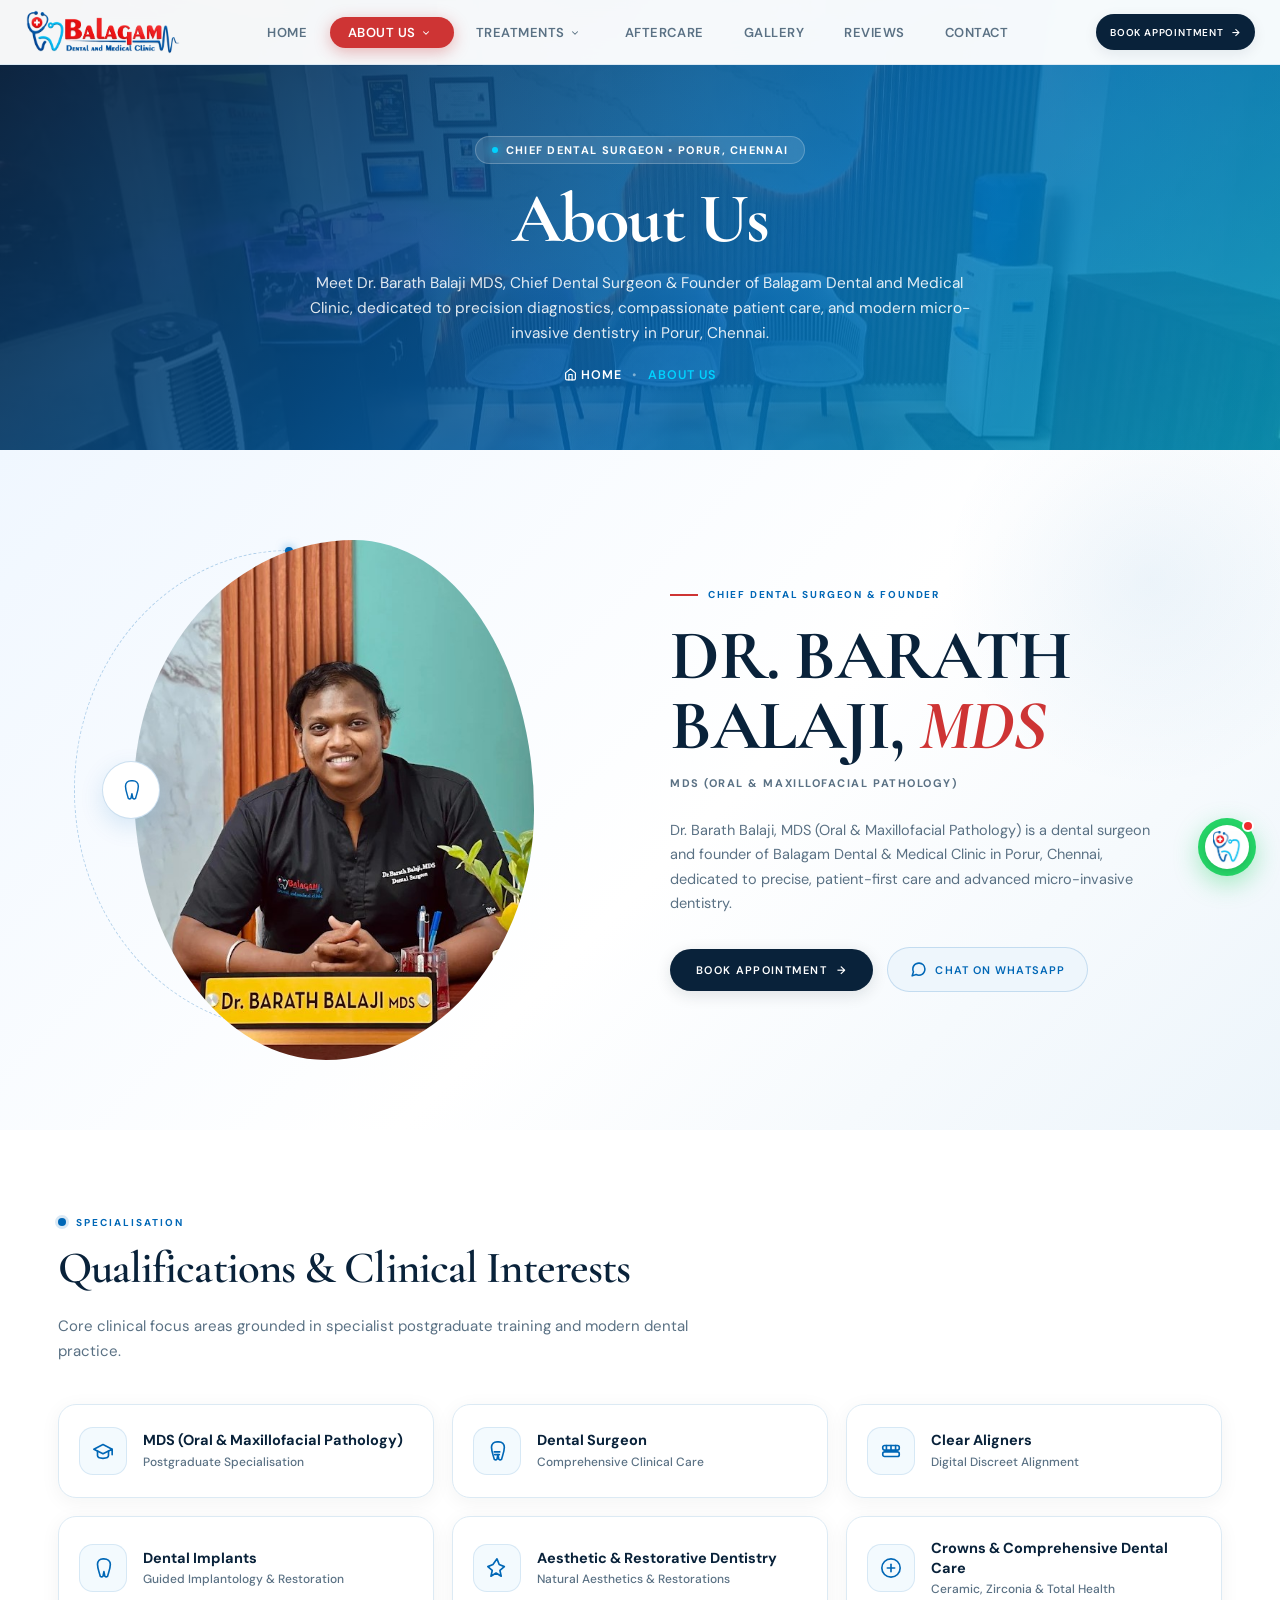
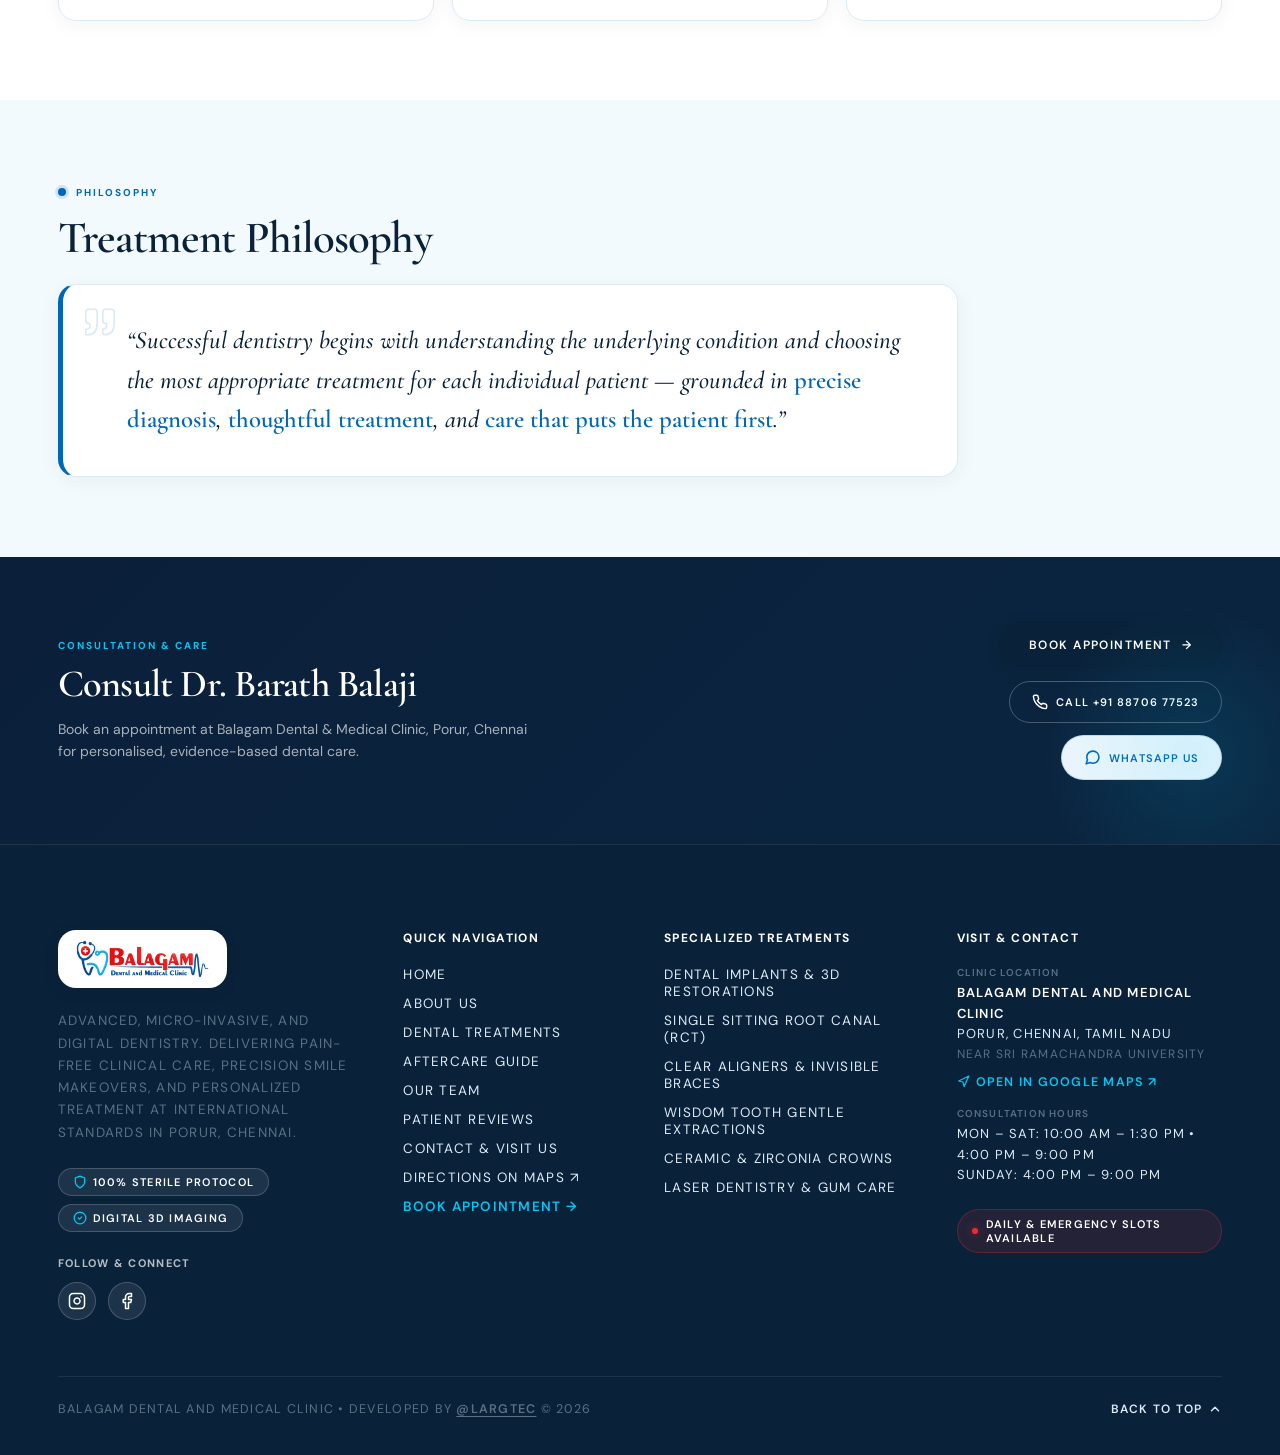
<file: doctor.html>
<!doctype html>
<html lang="en">

<head>
    <meta charset="utf-8">
    <meta name="viewport" content="width=device-width,initial-scale=1">
    <title>Dr. Barath Balaji MDS – Chief Dental Surgeon &amp; Founder | Balagam Dental and Medical Clinic</title>
    <link rel="icon" type="image/png" href="img/logo.png">
    <link rel="apple-touch-icon" href="img/apple-touch-icon.png">
    <link rel="preconnect" href="https://fonts.googleapis.com">
    <link rel="preconnect" href="https://fonts.gstatic.com" crossorigin>
    <link
        href="https://fonts.googleapis.com/css2?family=DM+Sans:ital,opsz,wght@0,9..40,300;0,9..40,400;0,9..40,500;0,9..40,600;0,9..40,700;1,9..40,400&family=Cormorant+Garamond:ital,wght@0,400;0,500;0,600;0,700;1,400;1,600&display=swap"
        rel="stylesheet">
    <link rel="stylesheet" href="style.css">
    <link rel="stylesheet" href="doctor.css">
</head>

<body>

    <!-- PAGE PRELOADER & SEAMLESS TRANSITION -->
    <div id="pagePreloader" class="page-preloader" aria-hidden="true">
        <div class="preloader-content">
            <div class="preloader-spinner-wrap">
                <div class="preloader-ring-outer"></div>
                <div class="preloader-ring-inner"></div>
                <div class="preloader-logo-box">
                    <img src="img/logo.png" alt="Balagam Clinic Logo" class="preloader-logo-img">
                </div>
            </div>
            <div class="preloader-bar">
                <div class="preloader-bar-fill"></div>
            </div>
            <div class="preloader-text">Balagam Dental &amp; Medical Clinic</div>
        </div>
    </div>
    <!-- SVG Gooey Filter for Blob Navigation Animation -->
    <svg xmlns="http://www.w3.org/2000/svg" version="1.1" style="position:fixed;top:0;left:0;width:0;height:0;pointer-events:none;overflow:hidden;" aria-hidden="true">
        <defs>
            <filter id="goo">
                <feGaussianBlur in="SourceGraphic" result="blur" stdDeviation="10" />
                <feColorMatrix in="blur" mode="matrix" values="1 0 0 0 0  0 1 0 0 0  0 0 1 0 0  0 0 0 21 -7" result="goo" />
                <feBlend in2="goo" in="SourceGraphic" result="mix" />
            </filter>
        </defs>
    </svg>

    <!-- EXACT SAME HEADER & NAVIGATION AS MAIN SITE -->
    <header class="nav">
        <!-- Logo -->
        <a class="logo" href="index.html" aria-label="Balagam Dental and Medical Clinic">
            <img src="img/menu-logo.png" alt="Balagam Dental and Medical Clinic" class="nav-brand-logo">
        </a>

        <!-- Center Navigation -->
        <nav class="nav-links" aria-label="Main Navigation">
            <a href="index.html" class="nav-link">
                <span>Home</span>
                <span class="blob-btn__inner" aria-hidden="true">
                    <span class="blob-btn__blobs">
                        <span class="blob-btn__blob"></span>
                        <span class="blob-btn__blob"></span>
                        <span class="blob-btn__blob"></span>
                        <span class="blob-btn__blob"></span>
                    </span>
                </span>
            </a>
            <div class="nav-item-dropdown">
                <a href="doctor.html" class="nav-link nav-dropdown-trigger active is-active" aria-haspopup="true" aria-expanded="false">
                    <span>About Us</span>
                    <svg class="dropdown-chevron" width="10" height="10" viewBox="0 0 24 24" fill="none" stroke="currentColor" stroke-width="2.5" stroke-linecap="round" stroke-linejoin="round" aria-hidden="true">
                        <polyline points="6 9 12 15 18 9"></polyline>
                    </svg>
                    <span class="blob-btn__inner" aria-hidden="true">
                        <span class="blob-btn__blobs">
                            <span class="blob-btn__blob"></span>
                            <span class="blob-btn__blob"></span>
                            <span class="blob-btn__blob"></span>
                            <span class="blob-btn__blob"></span>
                        </span>
                    </span>
                </a>
                <div class="nav-dropdown-menu" role="menu">
                    <a href="doctor.html" class="dropdown-item active" role="menuitem">About</a>
                    <a href="team.html" class="dropdown-item" role="menuitem">Our Team (Our Doctors)</a>
                </div>
            </div>
            <div class="nav-item-dropdown nav-item-treatments">
                <a href="treatments.html" class="nav-link nav-dropdown-trigger" aria-haspopup="true" aria-expanded="false">
                    <span>Treatments</span>
                    <svg class="dropdown-chevron" width="10" height="10" viewBox="0 0 24 24" fill="none" stroke="currentColor" stroke-width="2.5" stroke-linecap="round" stroke-linejoin="round" aria-hidden="true">
                        <polyline points="6 9 12 15 18 9"></polyline>
                    </svg>
                    <span class="blob-btn__inner" aria-hidden="true">
                        <span class="blob-btn__blobs">
                            <span class="blob-btn__blob"></span>
                            <span class="blob-btn__blob"></span>
                            <span class="blob-btn__blob"></span>
                            <span class="blob-btn__blob"></span>
                        </span>
                    </span>
                </a>
                <div class="nav-dropdown-menu nav-treatments-dropdown" role="menu">
                    <div class="treatments-dropdown-header">
                        <div class="dropdown-header-left">
                            <span class="dropdown-header-badge">Procedures</span>
                            <span class="dropdown-header-title">Clinical Dental Care</span>
                        </div>
                        <a href="treatments.html" class="dropdown-view-all-link">
                            <span>View All Procedures</span>
                            <span class="dropdown-arrow">→</span>
                        </a>
                    </div>
                    <div class="treatments-dropdown-grid">
                        <div class="treatments-dropdown-col">
                            <a href="treatments.html#braces-aligners" class="treatment-dropdown-item" role="menuitem">
                                <div class="item-icon-box">
                                    <svg width="14" height="14" viewBox="0 0 24 24" fill="none" stroke="currentColor" stroke-width="2.2" stroke-linecap="round" stroke-linejoin="round"><rect x="3" y="8" width="18" height="8" rx="2"/><line x1="8" y1="8" x2="8" y2="16"/><line x1="16" y1="8" x2="16" y2="16"/></svg>
                                </div>
                                <div class="item-text-box">
                                    <span class="item-title">Orthodontics (Braces)</span>
                                    <span class="item-desc">Metal, Ceramic &bull; Clear Aligners</span>
                                </div>
                            </a>
                            <a href="treatments.html#digital-dentistry" class="treatment-dropdown-item" role="menuitem">
                                <div class="item-icon-box">
                                    <svg width="14" height="14" viewBox="0 0 24 24" fill="none" stroke="currentColor" stroke-width="2.2" stroke-linecap="round" stroke-linejoin="round"><circle cx="12" cy="12" r="10"/><line x1="2" y1="12" x2="22" y2="12"/><path d="M12 2a15.3 15.3 0 0 1 4 10 15.3 15.3 0 0 1-4 10 15.3 15.3 0 0 1-4-10z"/></svg>
                                </div>
                                <div class="item-text-box">
                                    <span class="item-title">Digital Dentistry</span>
                                    <span class="item-desc">3D Intraoral Scanning &bull; CAD/CAM</span>
                                </div>
                            </a>
                            <a href="treatments.html#rct" class="treatment-dropdown-item" role="menuitem">
                                <div class="item-icon-box">
                                    <svg width="14" height="14" viewBox="0 0 24 24" fill="none" stroke="currentColor" stroke-width="2.2" stroke-linecap="round" stroke-linejoin="round"><path d="M12 2C8.5 2 6 4.5 6 8c0 4.5 2 9 3 13 1 1 2 1 3 0l1-5 1 5c1 1 2 1 3 0 1-4 3-8.5 3-13 0-3.5-3-6-7-6z"/><line x1="12" y1="6" x2="12" y2="16"/></svg>
                                </div>
                                <div class="item-text-box">
                                    <span class="item-title">Root Canal Treatment (RCT)</span>
                                    <span class="item-desc">Painless Single Sitting Care</span>
                                </div>
                            </a>
                            <a href="treatments.html#implants" class="treatment-dropdown-item" role="menuitem">
                                <div class="item-icon-box">
                                    <svg width="14" height="14" viewBox="0 0 24 24" fill="none" stroke="currentColor" stroke-width="2.2" stroke-linecap="round" stroke-linejoin="round"><path d="M12 2C8.5 2 6 4.5 6 8c0 4 2 8 3 11l1 3 1-3c1-3 3-7 3-11 0-3.5-2.5-6-6-6z"/><line x1="9" y1="13" x2="15" y2="13"/><line x1="9.5" y1="16" x2="14.5" y2="16"/></svg>
                                </div>
                                <div class="item-text-box">
                                    <span class="item-title">Dental Implants</span>
                                    <span class="item-desc">Permanent Titanium Root Fixing</span>
                                </div>
                            </a>
                            <a href="treatments.html#stress-free-dentistry" class="treatment-dropdown-item" role="menuitem">
                                <div class="item-icon-box">
                                    <svg width="14" height="14" viewBox="0 0 24 24" fill="none" stroke="currentColor" stroke-width="2.2" stroke-linecap="round" stroke-linejoin="round"><path d="M12 22s8-4 8-10V5l-8-3-8 3v7c0 6 8 10 8 10z"/></svg>
                                </div>
                                <div class="item-text-box">
                                    <span class="item-title">Stress-Free Dentistry</span>
                                    <span class="item-desc">Painless Micro-Anesthesia &bull; Calm Care</span>
                                </div>
                            </a>
                            <a href="treatments.html#childrens-dentistry" class="treatment-dropdown-item" role="menuitem">
                                <div class="item-icon-box">
                                    <svg width="14" height="14" viewBox="0 0 24 24" fill="none" stroke="currentColor" stroke-width="2.2" stroke-linecap="round" stroke-linejoin="round"><path d="M12 2C8.5 2 6 4.5 6 8c0 4.5 2 9 3 13 1 1 2 1 3 0l1-5 1 5c1 1 2 1 3 0 1-4 3-8.5 3-13 0-3.5-3-6-7-6z"/></svg>
                                </div>
                                <div class="item-text-box">
                                    <span class="item-title">Children's Dentistry</span>
                                    <span class="item-desc">Pediatric Preventive &bull; Gentle Care</span>
                                </div>
                            </a>
                            <a href="treatments.html#fillings" class="treatment-dropdown-item" role="menuitem">
                                <div class="item-icon-box">
                                    <svg width="14" height="14" viewBox="0 0 24 24" fill="none" stroke="currentColor" stroke-width="2.2" stroke-linecap="round" stroke-linejoin="round"><path d="M12 2C8.5 2 6 4.5 6 8c0 4.5 2 9 3 13 1 1 2 1 3 0l1-5 1 5c1 1 2 1 3 0 1-4 3-8.5 3-13 0-3.5-3-6-7-6z"/><circle cx="12" cy="7" r="2.5"/></svg>
                                </div>
                                <div class="item-text-box">
                                    <span class="item-title">Teeth Whitening &amp; Care</span>
                                    <span class="item-desc">Tooth-Coloured Fillings &bull; Polishing</span>
                                </div>
                            </a>
                        </div>
                        <div class="treatments-dropdown-col">
                            <a href="treatments.html#cosmetic-dentistry" class="treatment-dropdown-item" role="menuitem">
                                <div class="item-icon-box">
                                    <svg width="14" height="14" viewBox="0 0 24 24" fill="none" stroke="currentColor" stroke-width="2.2" stroke-linecap="round" stroke-linejoin="round"><polygon points="12 2 15.09 8.26 22 9.27 17 14.14 18.18 21.02 12 17.77 5.82 21.02 7 14.14 2 9.27 8.91 8.26 12 2"/></svg>
                                </div>
                                <div class="item-text-box">
                                    <span class="item-title">Smile Makeover</span>
                                    <span class="item-desc">Cosmetic Porcelain Veneers &bull; DSD</span>
                                </div>
                            </a>
                            <a href="treatments.html#wisdom-tooth" class="treatment-dropdown-item" role="menuitem">
                                <div class="item-icon-box">
                                    <svg width="14" height="14" viewBox="0 0 24 24" fill="none" stroke="currentColor" stroke-width="2.2" stroke-linecap="round" stroke-linejoin="round"><path d="M12 2C8.5 2 6 4.5 6 8c0 4.5 2 9 3 13 1 1 2 1 3 0l1-5 1 5c1 1 2 1 3 0 1-4 3-8.5 3-13 0-3.5-3-6-7-6z"/><path d="M16 4l4-2"/><path d="M8 4L4 2"/></svg>
                                </div>
                                <div class="item-text-box">
                                    <span class="item-title">Wisdom Tooth Extraction</span>
                                    <span class="item-desc">Gentle Impaction Surgery</span>
                                </div>
                            </a>
                            <a href="treatments.html#crowns-bridges" class="treatment-dropdown-item" role="menuitem">
                                <div class="item-icon-box">
                                    <svg width="14" height="14" viewBox="0 0 24 24" fill="none" stroke="currentColor" stroke-width="2.2" stroke-linecap="round" stroke-linejoin="round"><path d="M12 2C8.5 2 6 4.5 6 8c0 4.5 2 9 3 13 1 1 2 1 3 0l1-5 1 5c1 1 2 1 3 0 1-4 3-8.5 3-13 0-3.5-3-6-7-6z"/></svg>
                                </div>
                                <div class="item-text-box">
                                    <span class="item-title">Fixed Teeth &amp; Crowns</span>
                                    <span class="item-desc">Ceramic Crowns &bull; Bridges Fixing</span>
                                </div>
                            </a>
                            <a href="treatments.html#laser-dentistry" class="treatment-dropdown-item" role="menuitem">
                                <div class="item-icon-box">
                                    <svg width="14" height="14" viewBox="0 0 24 24" fill="none" stroke="currentColor" stroke-width="2.2" stroke-linecap="round" stroke-linejoin="round"><line x1="12" y1="2" x2="12" y2="6"/><line x1="12" y1="18" x2="12" y2="22"/><line x1="4.93" y1="4.93" x2="7.76" y2="7.76"/><line x1="16.24" y1="16.24" x2="19.07" y2="19.07"/><line x1="2" y1="12" x2="6" y2="12"/><line x1="18" y1="12" x2="22" y2="12"/></svg>
                                </div>
                                <div class="item-text-box">
                                    <span class="item-title">Laser Technology</span>
                                    <span class="item-desc">Laser Dentistry &bull; Gum Healing</span>
                                </div>
                            </a>
                            <a href="treatments.html#dentures" class="treatment-dropdown-item" role="menuitem">
                                <div class="item-icon-box">
                                    <svg width="14" height="14" viewBox="0 0 24 24" fill="none" stroke="currentColor" stroke-width="2.2" stroke-linecap="round" stroke-linejoin="round"><rect x="3" y="6" width="18" height="5" rx="2"/><rect x="3" y="13" width="18" height="5" rx="2"/><line x1="7" y1="6" x2="7" y2="11"/><line x1="12" y1="6" x2="12" y2="11"/></svg>
                                </div>
                                <div class="item-text-box">
                                    <span class="item-title">Complete Dentures</span>
                                    <span class="item-desc">BPS High-Precision Natural Fit</span>
                                </div>
                            </a>
                            <a href="treatments.html#consulting-xray" class="treatment-dropdown-item" role="menuitem">
                                <div class="item-icon-box">
                                    <svg width="14" height="14" viewBox="0 0 24 24" fill="none" stroke="currentColor" stroke-width="2.2" stroke-linecap="round" stroke-linejoin="round"><circle cx="12" cy="12" r="10"/><line x1="2" y1="12" x2="22" y2="12"/><path d="M12 2a15.3 15.3 0 0 1 4 10 15.3 15.3 0 0 1-4 10 15.3 15.3 0 0 1-4-10z"/></svg>
                                </div>
                                <div class="item-text-box">
                                    <span class="item-title">Consulting &amp; 3D X-Ray</span>
                                    <span class="item-desc">Digital Diagnostics &bull; RVG</span>
                                </div>
                            </a>
                        </div>
                    </div>
                    <div class="treatments-dropdown-footer">
                        <span class="dropdown-footer-note">International Sterilization &amp; Pain-Free Standards</span>
                        <a href="treatments.html" class="dropdown-footer-cta">Explore All Treatments →</a>
                    </div>
                </div>
            </div>
            <a href="aftercare.html" class="nav-link">
                <span>Aftercare</span>
                <span class="blob-btn__inner" aria-hidden="true">
                    <span class="blob-btn__blobs">
                        <span class="blob-btn__blob"></span>
                        <span class="blob-btn__blob"></span>
                        <span class="blob-btn__blob"></span>
                        <span class="blob-btn__blob"></span>
                    </span>
                </span>
            </a>
            <a href="gallery.html" class="nav-link">
                <span>Gallery</span>
                <span class="blob-btn__inner" aria-hidden="true">
                    <span class="blob-btn__blobs">
                        <span class="blob-btn__blob"></span>
                        <span class="blob-btn__blob"></span>
                        <span class="blob-btn__blob"></span>
                        <span class="blob-btn__blob"></span>
                    </span>
                </span>
            </a>
            <a href="index.html#reviews" class="nav-link">
                <span>Reviews</span>
                <span class="blob-btn__inner" aria-hidden="true">
                    <span class="blob-btn__blobs">
                        <span class="blob-btn__blob"></span>
                        <span class="blob-btn__blob"></span>
                        <span class="blob-btn__blob"></span>
                        <span class="blob-btn__blob"></span>
                    </span>
                </span>
            </a>
            <a href="contact.html" class="nav-link">
                <span>Contact</span>
                <span class="blob-btn__inner" aria-hidden="true">
                    <span class="blob-btn__blobs">
                        <span class="blob-btn__blob"></span>
                        <span class="blob-btn__blob"></span>
                        <span class="blob-btn__blob"></span>
                        <span class="blob-btn__blob"></span>
                    </span>
                </span>
            </a>
        </nav>

        <!-- Right Side Actions -->
        <div class="nav-actions">
            <a class="button book-btn" href="index.html#contact" id="navBookBtn" data-trigger="booking"
                aria-label="Book Appointment">
                <span>Book Appointment</span>
                <span class="btn-arrow">→</span>
            </a>

            <!-- Mobile Animated Hamburger Button -->
            <button class="hamburger-btn" id="hamburgerBtn" type="button" aria-label="Toggle navigation menu"
                aria-expanded="false" aria-controls="mobileMenuDrawer">
                <span class="hamburger-box">
                    <span class="hamburger-line line-1"></span>
                    <span class="hamburger-line line-2"></span>
                    <span class="hamburger-line line-3"></span>
                </span>
            </button>
        </div>
    </header>

    <!-- Mobile Navigation Drawer & Backdrop Overlay -->
    <div class="mobile-menu-backdrop" id="mobileMenuBackdrop" aria-hidden="true"></div>
    <aside class="mobile-menu-drawer" id="mobileMenuDrawer" aria-label="Mobile Navigation Menu" aria-hidden="true">
        <div class="mobile-menu-inner">
            <nav class="mobile-nav-links" aria-label="Mobile Navigation Links">
                <a href="index.html" class="mobile-nav-link" data-index="0">
                    <span class="mobile-nav-icon">
                        <svg width="19" height="19" viewBox="0 0 24 24" fill="none" stroke="currentColor" stroke-width="2" stroke-linecap="round" stroke-linejoin="round"><path d="M3 9l9-7 9 7v11a2 2 0 0 1-2 2H5a2 2 0 0 1-2-2z"/><polyline points="9 22 9 12 15 12 15 22"/></svg>
                    </span>
                    <span class="mobile-nav-text">Home</span>
                    <span class="mobile-nav-arrow">
                        <svg width="14" height="14" viewBox="0 0 24 24" fill="none" stroke="currentColor" stroke-width="2.5"><polyline points="9 18 15 12 9 6"/></svg>
                    </span>
                </a>
                <div class="mobile-nav-item-dropdown is-open" data-index="1">
                    <button type="button" class="mobile-nav-link mobile-dropdown-toggle active" aria-expanded="true" aria-controls="mobileAboutSubmenu">
                        <span class="mobile-nav-icon">
                            <svg width="19" height="19" viewBox="0 0 24 24" fill="none" stroke="currentColor" stroke-width="2" stroke-linecap="round" stroke-linejoin="round"><path d="M20 21v-2a4 4 0 0 0-4-4H8a4 4 0 0 0-4 4v2"/><circle cx="12" cy="7" r="4"/></svg>
                        </span>
                        <span class="mobile-nav-text">About Us</span>
                        <span class="mobile-nav-chevron">
                            <svg width="13" height="13" viewBox="0 0 24 24" fill="none" stroke="currentColor" stroke-width="2.5" stroke-linecap="round" stroke-linejoin="round"><polyline points="6 9 12 15 18 9"></polyline></svg>
                        </span>
                    </button>
                    <div class="mobile-dropdown-menu" id="mobileAboutSubmenu">
                        <a href="doctor.html" class="mobile-sub-link active">
                            <div class="mobile-sub-content">
                                <span class="mobile-sub-icon">
                                    <svg width="14" height="14" viewBox="0 0 24 24" fill="none" stroke="currentColor" stroke-width="2" stroke-linecap="round" stroke-linejoin="round"><path d="M19 21v-2a4 4 0 0 0-4-4H9a4 4 0 0 0-4 4v2"/><circle cx="12" cy="7" r="4"/></svg>
                                </span>
                                <span class="mobile-sub-text">About</span>
                            </div>
                            <span class="mobile-sub-arrow">→</span>
                        </a>
                        <a href="team.html" class="mobile-sub-link">
                            <div class="mobile-sub-content">
                                <span class="mobile-sub-icon">
                                    <svg width="14" height="14" viewBox="0 0 24 24" fill="none" stroke="currentColor" stroke-width="2" stroke-linecap="round" stroke-linejoin="round"><path d="M17 21v-2a4 4 0 0 0-4-4H5a4 4 0 0 0-4 4v2"/><circle cx="9" cy="7" r="4"/><path d="M23 21v-2a4 4 0 0 0-3-3.87"/><path d="M16 3.13a4 4 0 0 1 0 7.75"/></svg>
                                </span>
                                <span class="mobile-sub-text">Our Team (Our Doctors)</span>
                            </div>
                            <span class="mobile-sub-arrow">→</span>
                        </a>
                    </div>
                </div>
                <div class="mobile-nav-item-dropdown" data-index="2">
                    <button type="button" class="mobile-nav-link mobile-dropdown-toggle" aria-expanded="false" aria-controls="mobileTreatmentsSubmenu">
                        <span class="mobile-nav-icon">
                            <svg width="19" height="19" viewBox="0 0 24 24" fill="none" stroke="currentColor" stroke-width="2" stroke-linecap="round" stroke-linejoin="round"><path d="M12 2C8.5 2 6 4.5 6 8c0 4.5 2 9 3 13 1 1 2 1 3 0l1-5 1 5c1 1 2 1 3 0 1-4 3-8.5 3-13 0-3.5-3-6-7-6z"/></svg>
                        </span>
                        <span class="mobile-nav-text">Treatments</span>
                        <span class="mobile-nav-chevron">
                            <svg width="13" height="13" viewBox="0 0 24 24" fill="none" stroke="currentColor" stroke-width="2.5" stroke-linecap="round" stroke-linejoin="round"><polyline points="6 9 12 15 18 9"></polyline></svg>
                        </span>
                    </button>
                    <div class="mobile-dropdown-menu mobile-treatments-submenu" id="mobileTreatmentsSubmenu">
                        <a href="treatments.html" class="mobile-sub-link mobile-sub-overview">
                            <div class="mobile-sub-content">
                                <span class="mobile-sub-icon">
                                    <svg width="14" height="14" viewBox="0 0 24 24" fill="none" stroke="currentColor" stroke-width="2" stroke-linecap="round" stroke-linejoin="round"><rect x="3" y="3" width="7" height="7"></rect><rect x="14" y="3" width="7" height="7"></rect><rect x="14" y="14" width="7" height="7"></rect><rect x="3" y="14" width="7" height="7"></rect></svg>
                                </span>
                                <span class="mobile-sub-text">All Treatments Overview</span>
                            </div>
                            <span class="mobile-sub-arrow">→</span>
                        </a>
                        <a href="treatments.html#braces-aligners" class="mobile-sub-link">
                            <div class="mobile-sub-content">
                                <span class="mobile-sub-icon">
                                    <svg width="14" height="14" viewBox="0 0 24 24" fill="none" stroke="currentColor" stroke-width="2" stroke-linecap="round" stroke-linejoin="round"><rect x="3" y="8" width="18" height="8" rx="2"/><line x1="8" y1="8" x2="8" y2="16"/><line x1="16" y1="8" x2="16" y2="16"/></svg>
                                </span>
                                <span class="mobile-sub-text">Orthodontics (Braces)</span>
                            </div>
                            <span class="mobile-sub-arrow">→</span>
                        </a>
                        <a href="treatments.html#digital-dentistry" class="mobile-sub-link">
                            <div class="mobile-sub-content">
                                <span class="mobile-sub-icon">
                                    <svg width="14" height="14" viewBox="0 0 24 24" fill="none" stroke="currentColor" stroke-width="2" stroke-linecap="round" stroke-linejoin="round"><circle cx="12" cy="12" r="10"/><line x1="2" y1="12" x2="22" y2="12"/><path d="M12 2a15.3 15.3 0 0 1 4 10 15.3 15.3 0 0 1-4 10 15.3 15.3 0 0 1-4-10z"/></svg>
                                </span>
                                <span class="mobile-sub-text">Digital Dentistry</span>
                            </div>
                            <span class="mobile-sub-arrow">→</span>
                        </a>
                        <a href="treatments.html#rct" class="mobile-sub-link">
                            <div class="mobile-sub-content">
                                <span class="mobile-sub-icon">
                                    <svg width="14" height="14" viewBox="0 0 24 24" fill="none" stroke="currentColor" stroke-width="2" stroke-linecap="round" stroke-linejoin="round"><path d="M12 2C8.5 2 6 4.5 6 8c0 4.5 2 9 3 13 1 1 2 1 3 0l1-5 1 5c1 1 2 1 3 0 1-4 3-8.5 3-13 0-3.5-3-6-7-6z"/><line x1="12" y1="6" x2="12" y2="16"/></svg>
                                </span>
                                <span class="mobile-sub-text">Root Canal Treatment (RCT)</span>
                            </div>
                            <span class="mobile-sub-arrow">→</span>
                        </a>
                        <a href="treatments.html#implants" class="mobile-sub-link">
                            <div class="mobile-sub-content">
                                <span class="mobile-sub-icon">
                                    <svg width="14" height="14" viewBox="0 0 24 24" fill="none" stroke="currentColor" stroke-width="2" stroke-linecap="round" stroke-linejoin="round"><path d="M12 2C8.5 2 6 4.5 6 8c0 4.5 2 9 3 13 1 1 2 1 3 0l1-5 1 5c1 1 2 1 3 0 1-4 3-8.5 3-13 0-3.5-3-6-7-6z"/><line x1="9" y1="13" x2="15" y2="13"/><line x1="9.5" y1="16" x2="14.5" y2="16"/></svg>
                                </span>
                                <span class="mobile-sub-text">Dental Implants</span>
                            </div>
                            <span class="mobile-sub-arrow">→</span>
                        </a>
                        <a href="treatments.html#stress-free-dentistry" class="mobile-sub-link">
                            <div class="mobile-sub-content">
                                <span class="mobile-sub-icon">
                                    <svg width="14" height="14" viewBox="0 0 24 24" fill="none" stroke="currentColor" stroke-width="2" stroke-linecap="round" stroke-linejoin="round"><path d="M12 22s8-4 8-10V5l-8-3-8 3v7c0 6 8 10 8 10z"/></svg>
                                </span>
                                <span class="mobile-sub-text">Stress-Free Dentistry</span>
                            </div>
                            <span class="mobile-sub-arrow">→</span>
                        </a>
                        <a href="treatments.html#childrens-dentistry" class="mobile-sub-link">
                            <div class="mobile-sub-content">
                                <span class="mobile-sub-icon">
                                    <svg width="14" height="14" viewBox="0 0 24 24" fill="none" stroke="currentColor" stroke-width="2" stroke-linecap="round" stroke-linejoin="round"><path d="M12 2C8.5 2 6 4.5 6 8c0 4.5 2 9 3 13 1 1 2 1 3 0l1-5 1 5c1 1 2 1 3 0 1-4 3-8.5 3-13 0-3.5-3-6-7-6z"/></svg>
                                </span>
                                <span class="mobile-sub-text">Children's Dentistry</span>
                            </div>
                            <span class="mobile-sub-arrow">→</span>
                        </a>
                        <a href="treatments.html#fillings" class="mobile-sub-link">
                            <div class="mobile-sub-content">
                                <span class="mobile-sub-icon">
                                    <svg width="14" height="14" viewBox="0 0 24 24" fill="none" stroke="currentColor" stroke-width="2" stroke-linecap="round" stroke-linejoin="round"><path d="M12 2C8.5 2 6 4.5 6 8c0 4.5 2 9 3 13 1 1 2 1 3 0l1-5 1 5c1 1 2 1 3 0 1-4 3-8.5 3-13 0-3.5-3-6-7-6z"/><circle cx="12" cy="7" r="2.5"/></svg>
                                </span>
                                <span class="mobile-sub-text">Teeth Whitening &amp; Care</span>
                            </div>
                            <span class="mobile-sub-arrow">→</span>
                        </a>
                        <a href="treatments.html#cosmetic-dentistry" class="mobile-sub-link">
                            <div class="mobile-sub-content">
                                <span class="mobile-sub-icon">
                                    <svg width="14" height="14" viewBox="0 0 24 24" fill="none" stroke="currentColor" stroke-width="2" stroke-linecap="round" stroke-linejoin="round"><polygon points="12 2 15.09 8.26 22 9.27 17 14.14 18.18 21.02 12 17.77 5.82 21.02 7 14.14 2 9.27 8.91 8.26 12 2"/></svg>
                                </span>
                                <span class="mobile-sub-text">Smile Makeover</span>
                            </div>
                            <span class="mobile-sub-arrow">→</span>
                        </a>
                        <a href="treatments.html#wisdom-tooth" class="mobile-sub-link">
                            <div class="mobile-sub-content">
                                <span class="mobile-sub-icon">
                                    <svg width="14" height="14" viewBox="0 0 24 24" fill="none" stroke="currentColor" stroke-width="2" stroke-linecap="round" stroke-linejoin="round"><path d="M12 2C8.5 2 6 4.5 6 8c0 4.5 2 9 3 13 1 1 2 1 3 0l1-5 1 5c1 1 2 1 3 0 1-4 3-8.5 3-13 0-3.5-3-6-7-6z"/><path d="M16 4l4-2"/><path d="M8 4L4 2"/></svg>
                                </span>
                                <span class="mobile-sub-text">Wisdom Tooth Extraction</span>
                            </div>
                            <span class="mobile-sub-arrow">→</span>
                        </a>
                        <a href="treatments.html#crowns-bridges" class="mobile-sub-link">
                            <div class="mobile-sub-content">
                                <span class="mobile-sub-icon">
                                    <svg width="14" height="14" viewBox="0 0 24 24" fill="none" stroke="currentColor" stroke-width="2" stroke-linecap="round" stroke-linejoin="round"><path d="M12 2C8.5 2 6 4.5 6 8c0 4.5 2 9 3 13 1 1 2 1 3 0l1-5 1 5c1 1 2 1 3 0 1-4 3-8.5 3-13 0-3.5-3-6-7-6z"/></svg>
                                </span>
                                <span class="mobile-sub-text">Fixed Teeth &amp; Crowns</span>
                            </div>
                            <span class="mobile-sub-arrow">→</span>
                        </a>
                        <a href="treatments.html#laser-dentistry" class="mobile-sub-link">
                            <div class="mobile-sub-content">
                                <span class="mobile-sub-icon">
                                    <svg width="14" height="14" viewBox="0 0 24 24" fill="none" stroke="currentColor" stroke-width="2" stroke-linecap="round" stroke-linejoin="round"><line x1="12" y1="2" x2="12" y2="6"/><line x1="12" y1="18" x2="12" y2="22"/><line x1="4.93" y1="4.93" x2="7.76" y2="7.76"/><line x1="16.24" y1="16.24" x2="19.07" y2="19.07"/><line x1="2" y1="12" x2="6" y2="12"/><line x1="18" y1="12" x2="22" y2="12"/></svg>
                                </span>
                                <span class="mobile-sub-text">Laser Technology</span>
                            </div>
                            <span class="mobile-sub-arrow">→</span>
                        </a>
                        <a href="treatments.html#dentures" class="mobile-sub-link">
                            <div class="mobile-sub-content">
                                <span class="mobile-sub-icon">
                                    <svg width="14" height="14" viewBox="0 0 24 24" fill="none" stroke="currentColor" stroke-width="2" stroke-linecap="round" stroke-linejoin="round"><rect x="3" y="6" width="18" height="5" rx="2"/><rect x="3" y="13" width="18" height="5" rx="2"/><line x1="7" y1="6" x2="7" y2="11"/><line x1="12" y1="6" x2="12" y2="11"/></svg>
                                </span>
                                <span class="mobile-sub-text">Complete Dentures</span>
                            </div>
                            <span class="mobile-sub-arrow">→</span>
                        </a>
                        <a href="treatments.html#consulting-xray" class="mobile-sub-link">
                            <div class="mobile-sub-content">
                                <span class="mobile-sub-icon">
                                    <svg width="14" height="14" viewBox="0 0 24 24" fill="none" stroke="currentColor" stroke-width="2" stroke-linecap="round" stroke-linejoin="round"><circle cx="12" cy="12" r="10"/><line x1="2" y1="12" x2="22" y2="12"/><path d="M12 2a15.3 15.3 0 0 1 4 10 15.3 15.3 0 0 1-4 10 15.3 15.3 0 0 1-4-10z"/></svg>
                                </span>
                                <span class="mobile-sub-text">Consulting &amp; 3D X-Ray</span>
                            </div>
                            <span class="mobile-sub-arrow">→</span>
                        </a>
                    </div>
                </div>
                <a href="aftercare.html" class="mobile-nav-link" data-index="3">
                    <span class="mobile-nav-icon">
                        <svg width="19" height="19" viewBox="0 0 24 24" fill="none" stroke="currentColor" stroke-width="2" stroke-linecap="round" stroke-linejoin="round"><path d="M12 22s8-4 8-10V5l-8-3-8 3v7c0 6 8 10 8 10z"/></svg>
                    </span>
                    <span class="mobile-nav-text">Aftercare</span>
                    <span class="mobile-nav-arrow">
                        <svg width="14" height="14" viewBox="0 0 24 24" fill="none" stroke="currentColor" stroke-width="2.5"><polyline points="9 18 15 12 9 6"/></svg>
                    </span>
                </a>
                <a href="gallery.html" class="mobile-nav-link" data-index="4">
                    <span class="mobile-nav-icon">
                        <svg width="19" height="19" viewBox="0 0 24 24" fill="none" stroke="currentColor" stroke-width="2" stroke-linecap="round" stroke-linejoin="round"><rect x="3" y="3" width="18" height="18" rx="2"/><circle cx="8.5" cy="8.5" r="1.5"/><polyline points="21 15 16 10 5 21"/></svg>
                    </span>
                    <span class="mobile-nav-text">Gallery</span>
                    <span class="mobile-nav-arrow">
                        <svg width="14" height="14" viewBox="0 0 24 24" fill="none" stroke="currentColor" stroke-width="2.5"><polyline points="9 18 15 12 9 6"/></svg>
                    </span>
                </a>
                <a href="index.html#reviews" class="mobile-nav-link" data-index="5">
                    <span class="mobile-nav-icon">
                        <svg width="19" height="19" viewBox="0 0 24 24" fill="none" stroke="currentColor" stroke-width="2" stroke-linecap="round" stroke-linejoin="round"><polygon points="12 2 15.09 8.26 22 9.27 17 14.14 18.18 21.02 12 17.77 5.82 21.02 7 14.14 2 9.27 8.91 8.26 12 2"/></svg>
                    </span>
                    <span class="mobile-nav-text">Reviews</span>
                    <span class="mobile-nav-arrow">
                        <svg width="14" height="14" viewBox="0 0 24 24" fill="none" stroke="currentColor" stroke-width="2.5"><polyline points="9 18 15 12 9 6"/></svg>
                    </span>
                </a>
                <a href="contact.html" class="mobile-nav-link" data-index="6">
                    <span class="mobile-nav-icon">
                        <svg width="19" height="19" viewBox="0 0 24 24" fill="none" stroke="currentColor" stroke-width="2" stroke-linecap="round" stroke-linejoin="round"><path d="M22 16.92v3a2 2 0 0 1-2.18 2 19.79 19.79 0 0 1-8.63-3.07 19.5 19.5 0 0 1-6-6 19.79 19.79 0 0 1-3.07-8.67A2 2 0 0 1 4.11 2h3a2 2 0 0 1 2 1.72 12.84 12.84 0 0 0 .7 2.81 2 2 0 0 1-.45 2.11L8.09 9.91a16 16 0 0 0 6 6l1.27-1.27a2 2 0 0 1 2.11-.45 12.84 12.84 0 0 0 2.81.7A2 2 0 0 1 22 16.92z"/></svg>
                    </span>
                    <span class="mobile-nav-text">Contact</span>
                    <span class="mobile-nav-arrow">
                        <svg width="14" height="14" viewBox="0 0 24 24" fill="none" stroke="currentColor" stroke-width="2.5"><polyline points="9 18 15 12 9 6"/></svg>
                    </span>
                </a>
            </nav>

            <div class="mobile-menu-footer">
                <a class="mobile-menu-cta" href="index.html#contact" data-trigger="booking" aria-label="Book Appointment from Mobile Menu">
                    <span>Book Appointment</span>
                    <span class="btn-arrow">→</span>
                </a>
                <div class="mobile-quick-actions">
                    <a href="tel:+918870677523" class="mobile-action-pill" aria-label="Call Clinic Directly">
                        <svg width="15" height="15" viewBox="0 0 24 24" fill="none" stroke="currentColor" stroke-width="2"><path d="M22 16.92v3a2 2 0 0 1-2.18 2 19.79 19.79 0 0 1-8.63-3.07 19.5 19.5 0 0 1-6-6 19.79 19.79 0 0 1-3.07-8.67A2 2 0 0 1 4.11 2h3a2 2 0 0 1 2 1.72 12.84 12.84 0 0 0 .7 2.81 2 2 0 0 1-.45 2.11L8.09 9.91a16 16 0 0 0 6 6l1.27-1.27a2 2 0 0 1 2.11-.45 12.84 12.84 0 0 0 2.81.7A2 2 0 0 1 22 16.92z"/></svg>
                        <span>Call: +91 8870677523</span>
                    </a>
                    <a href="https://wa.me/918870677523" target="_blank" rel="noopener noreferrer" class="mobile-action-pill mobile-action-wa" aria-label="Chat on WhatsApp">
                        <svg width="15" height="15" viewBox="0 0 24 24" fill="currentColor"><path d="M12.031 2C6.495 2 2 6.496 2 12.032c0 1.97.57 3.805 1.564 5.352L2.094 22l4.743-1.442A9.97 9.97 0 0 0 12.03 22c5.536 0 10.032-4.496 10.032-10.032C22.063 6.496 17.567 2 12.031 2z"/></svg>
                        <span>WhatsApp Chat</span>
                    </a>
                </div>
            </div>
        </div>
    </aside>

    <!-- ==========================================================================
         PAGE HERO: CLINICAL BACKGROUND WITH DARK BLUE / CYAN OVERLAY
         ========================================================================== -->
    <section class="about-page-hero" id="top">
        <div class="about-hero-inner">
            <div class="about-hero-eyebrow">
                <span class="hero-eyebrow-dot"></span>
                <span>Chief Dental Surgeon &bull; Porur, Chennai</span>
            </div>
            <h1 class="about-hero-title">About Us</h1>
            <p class="about-hero-desc">
                Meet Dr. Barath Balaji MDS, Chief Dental Surgeon &amp; Founder of Balagam Dental and Medical Clinic,
                dedicated to precision diagnostics, compassionate patient care, and modern micro-invasive dentistry in Porur, Chennai.
            </p>
            <nav class="about-breadcrumb" aria-label="Breadcrumb">
                <a href="index.html">
                    <svg width="13" height="13" viewBox="0 0 24 24" fill="none" stroke="currentColor" stroke-width="2.2"
                        stroke-linecap="round" stroke-linejoin="round">
                        <path d="M3 9l9-7 9 7v11a2 2 0 0 1-2 2H5a2 2 0 0 1-2-2z" />
                        <polyline points="9 22 9 12 15 12 15 22" />
                    </svg>
                    <span>Home</span>
                </a>
                <span class="breadcrumb-separator">•</span>
                <span class="breadcrumb-current">About Us</span>
            </nav>
        </div>
    </section>

    <!-- 1. DOCTOR HERO / PROFILE -->
    <section class="doc-hero" id="doctor-profile">
        <div class="doc-hero-inner">
            <!-- LEFT: Doctor Visual Frame -->
            <div class="doc-hero-visual">
                <div class="doc-hero-img-frame">
                    <img src="img/doctor.jpg"
                        alt="Dr. Barath Balaji MDS – Chief Dental Surgeon &amp; Founder, Balagam Dental and Medical Clinic"
                        class="doc-hero-img">
                </div>
                <div class="doc-hero-decor-ring" aria-hidden="true"></div>
                <div class="doc-hero-badge-float" aria-hidden="true">
                    <svg width="22" height="22" viewBox="0 0 24 24" fill="none" stroke="var(--primary-blue)"
                        stroke-width="1.6" stroke-linecap="round" stroke-linejoin="round">
                        <path
                            d="M12 2C8.5 2 6 4.5 6 8c0 4.5 2 9 3 13 1 1 2 1 3 0l1-5 1 5c1 1 2 1 3 0 1-4 3-8.5 3-13 0-3.5-2.5-6-6-6z" />
                    </svg>
                </div>
            </div>

            <!-- RIGHT: Text Content -->
            <div class="doc-hero-content">
                <div class="doc-hero-eyebrow">
                    <span class="doc-eyebrow-line"></span>
                    <span>Chief Dental Surgeon &amp; Founder</span>
                </div>
                <h2 class="doc-hero-heading">
                    DR. BARATH<br>BALAJI, <em class="doc-name-accent">MDS</em>
                </h2>
                <p class="doc-hero-subtitle">MDS (Oral &amp; Maxillofacial Pathology)</p>

                <div class="doc-hero-body">
                    <p>Dr. Barath Balaji, MDS (Oral &amp; Maxillofacial Pathology) is a dental surgeon and founder of Balagam Dental &amp; Medical Clinic in Porur, Chennai, dedicated to precise, patient-first care and advanced micro-invasive dentistry.</p>
                </div>

                <div class="doc-hero-ctas">
                    <a href="index.html#contact" class="doc-cta-primary">
                        <span>Book Appointment</span>
                        <span class="btn-arrow">→</span>
                    </a>
                    <a href="https://wa.me/918870677523?text=Hello%20Dr.%20Barath%20Balaji%2C%20I%20would%20like%20to%20enquire%20about%20a%20consultation."
                        target="_blank" rel="noopener noreferrer" class="doc-cta-whatsapp">
                        <svg width="17" height="17" viewBox="0 0 24 24" fill="none" stroke="currentColor"
                            stroke-width="2.2" stroke-linecap="round" stroke-linejoin="round">
                            <path
                                d="M21 11.5a8.38 8.38 0 0 1-.9 3.8 8.5 8.5 0 0 1-7.6 4.7 8.38 8.38 0 0 1-3.8-.9L3 21l1.9-5.7a8.38 8.38 0 0 1-.9-3.8 8.5 8.5 0 0 1 4.7-7.6 8.38 8.38 0 0 1 3.8-.9h.5a8.48 8.48 0 0 1 8 8v.5z" />
                        </svg>
                        <span>Chat on WhatsApp</span>
                    </a>
                </div>
            </div>
        </div>
    </section>


    <!-- 3. QUALIFICATIONS & CLINICAL INTERESTS (COMPACT CARDS) -->
    <section class="doc-section" id="qualifications-interests">
        <div class="doc-section-inner">
            <div class="doc-section-label">
                <span class="doc-section-dot"></span>
                <span>Specialisation</span>
            </div>
            <h2 class="doc-section-heading">Qualifications &amp; Clinical Interests</h2>
            <p class="doc-section-intro">Core clinical focus areas grounded in specialist postgraduate training and modern dental practice.</p>

            <div class="doc-compact-grid">
                <!-- Card 1: MDS (Oral & Maxillofacial Pathology) -->
                <div class="doc-compact-card reveal-up">
                    <div class="doc-compact-icon">
                        <svg width="22" height="22" viewBox="0 0 24 24" fill="none" stroke="currentColor"
                            stroke-width="1.8" stroke-linecap="round" stroke-linejoin="round">
                            <path d="M22 10v6M2 10l10-5 10 5-10 5z" />
                            <path d="M6 12v5c0 1.66 2.69 3 6 3s6-1.34 6-3v-5" />
                        </svg>
                    </div>
                    <div class="doc-compact-info">
                        <h4 class="doc-compact-title">MDS (Oral &amp; Maxillofacial Pathology)</h4>
                        <span class="doc-compact-badge">Postgraduate Specialisation</span>
                    </div>
                </div>

                <!-- Card 2: Dental Surgeon -->
                <div class="doc-compact-card reveal-up">
                    <div class="doc-compact-icon">
                        <svg width="22" height="22" viewBox="0 0 24 24" fill="none" stroke="currentColor"
                            stroke-width="1.8" stroke-linecap="round" stroke-linejoin="round">
                            <path
                                d="M12 2C8.5 2 6 4.5 6 8c0 4.5 2 9 3 13 1 1 2 1 3 0l1-5 1 5c1 1 2 1 3 0 1-4 3-8.5 3-13 0-3.5-2.5-6-6-6z" />
                            <line x1="9" y1="13" x2="15" y2="13" />
                            <line x1="9.5" y1="16" x2="14.5" y2="16" />
                        </svg>
                    </div>
                    <div class="doc-compact-info">
                        <h4 class="doc-compact-title">Dental Surgeon</h4>
                        <span class="doc-compact-badge">Comprehensive Clinical Care</span>
                    </div>
                </div>

                <!-- Card 3: Clear Aligners -->
                <div class="doc-compact-card reveal-up">
                    <div class="doc-compact-icon">
                        <svg width="22" height="22" viewBox="0 0 24 24" fill="none" stroke="currentColor"
                            stroke-width="1.8" stroke-linecap="round" stroke-linejoin="round">
                            <rect x="3" y="6" width="18" height="5" rx="2" />
                            <rect x="3" y="13" width="18" height="5" rx="2" />
                            <line x1="7" y1="6" x2="7" y2="11" />
                            <line x1="12" y1="6" x2="12" y2="11" />
                            <line x1="17" y1="6" x2="17" y2="11" />
                        </svg>
                    </div>
                    <div class="doc-compact-info">
                        <h4 class="doc-compact-title">Clear Aligners</h4>
                        <span class="doc-compact-badge">Digital Discreet Alignment</span>
                    </div>
                </div>

                <!-- Card 4: Dental Implants -->
                <div class="doc-compact-card reveal-up">
                    <div class="doc-compact-icon">
                        <svg width="22" height="22" viewBox="0 0 24 24" fill="none" stroke="currentColor"
                            stroke-width="1.8" stroke-linecap="round" stroke-linejoin="round">
                            <path
                                d="M12 2C8.5 2 6 4.5 6 8c0 4.5 2 9 3 13 1 1 2 1 3 0l1-5 1 5c1 1 2 1 3 0 1-4 3-8.5 3-13 0-3.5-3-6-7-6z" />
                        </svg>
                    </div>
                    <div class="doc-compact-info">
                        <h4 class="doc-compact-title">Dental Implants</h4>
                        <span class="doc-compact-badge">Guided Implantology &amp; Restoration</span>
                    </div>
                </div>

                <!-- Card 5: Aesthetic & Restorative Dentistry -->
                <div class="doc-compact-card reveal-up">
                    <div class="doc-compact-icon">
                        <svg width="22" height="22" viewBox="0 0 24 24" fill="none" stroke="currentColor"
                            stroke-width="1.8" stroke-linecap="round" stroke-linejoin="round">
                            <path
                                d="M12 2l2.4 6.2L20 10.5l-4.8 4.2 1.4 6.3-5.6-3.5-5.6 3.5 1.4-6.3-4.8-4.2 5.6-2.3L12 2z" />
                        </svg>
                    </div>
                    <div class="doc-compact-info">
                        <h4 class="doc-compact-title">Aesthetic &amp; Restorative Dentistry</h4>
                        <span class="doc-compact-badge">Natural Aesthetics &amp; Restorations</span>
                    </div>
                </div>

                <!-- Card 6: Crowns & Comprehensive Dental Care -->
                <div class="doc-compact-card reveal-up">
                    <div class="doc-compact-icon">
                        <svg width="22" height="22" viewBox="0 0 24 24" fill="none" stroke="currentColor"
                            stroke-width="1.8" stroke-linecap="round" stroke-linejoin="round">
                            <circle cx="12" cy="12" r="10" />
                            <path d="M8 12h8" />
                            <path d="M12 8v8" />
                        </svg>
                    </div>
                    <div class="doc-compact-info">
                        <h4 class="doc-compact-title">Crowns &amp; Comprehensive Dental Care</h4>
                        <span class="doc-compact-badge">Ceramic, Zirconia &amp; Total Health</span>
                    </div>
                </div>
            </div>
        </div>
    </section>

    <!-- 4. SHORT TREATMENT PHILOSOPHY (CONCISE HIGHLIGHTED STATEMENT) -->
    <section class="doc-section doc-section-alt" id="philosophy">
        <div class="doc-section-inner">
            <div class="doc-section-label">
                <span class="doc-section-dot"></span>
                <span>Philosophy</span>
            </div>
            <h2 class="doc-section-heading">Treatment Philosophy</h2>

            <div class="doc-philosophy-highlight-wrap reveal-up">
                <div class="doc-philosophy-highlight-card">
                    <svg class="doc-highlight-quote-mark" width="34" height="34" viewBox="0 0 24 24" fill="none"
                        stroke="currentColor" stroke-width="1.2" stroke-linecap="round" stroke-linejoin="round"
                        aria-hidden="true">
                        <path
                            d="M3 21c3 0 7-1 7-8V5c0-1.25-.756-2.017-2-2H4c-1.25 0-2 .75-2 1.972V11c0 1.25.75 2 2 2 1 0 1 0 1 1v1c0 1-1 2-2 2s-1 .008-1 1.031V21z" />
                        <path
                            d="M15 21c3 0 7-1 7-8V5c0-1.25-.757-2.017-2-2h-4c-1.25 0-2 .75-2 1.972V11c0 1.25.75 2 2 2h.75c0 2.25.25 4-2.75 4v3z" />
                    </svg>
                    <p class="doc-highlight-quote-text">
                        “Successful dentistry begins with understanding the underlying condition and choosing the most appropriate treatment for each individual patient — grounded in <strong>precise diagnosis</strong>, <strong>thoughtful treatment</strong>, and <strong>care that puts the patient first</strong>.”
                    </p>
                </div>
            </div>
        </div>
    </section>

    <!-- 5. FINAL BOOK APPOINTMENT CTA -->
    <section class="doc-cta-section">
        <div class="doc-cta-inner">
            <div class="doc-cta-content">
                <span class="doc-cta-eyebrow">Consultation &amp; Care</span>
                <h2 class="doc-cta-heading">Consult Dr. Barath Balaji</h2>
                <p class="doc-cta-desc">Book an appointment at Balagam Dental &amp; Medical Clinic, Porur, Chennai for personalised, evidence-based dental care.</p>
            </div>
            <div class="doc-cta-actions">
                <a href="index.html#contact" class="doc-cta-primary doc-cta-large">
                    <span>Book Appointment</span>
                    <span class="btn-arrow">→</span>
                </a>
                <a href="tel:+918870677523" class="doc-cta-outline">
                    <svg width="16" height="16" viewBox="0 0 24 24" fill="none" stroke="currentColor" stroke-width="2.2" stroke-linecap="round" stroke-linejoin="round">
                        <path d="M22 16.92v3a2 2 0 0 1-2.18 2 19.79 19.79 0 0 1-8.63-3.07 19.5 19.5 0 0 1-6-6 19.79 19.79 0 0 1-3.07-8.67A2 2 0 0 1 4.11 2h3a2 2 0 0 1 2 1.72 12.84 12.84 0 0 0 .7 2.81 2 2 0 0 1-.45 2.11L8.09 9.91a16 16 0 0 0 6 6l1.27-1.27a2 2 0 0 1 2.11-.45 12.84 12.84 0 0 0 2.81.7A2 2 0 0 1 22 16.92z" />
                    </svg>
                    <span>Call +91 88706 77523</span>
                </a>
                <a href="https://wa.me/918870677523?text=Hello%20Dr.%20Barath%20Balaji%2C%20I%20would%20like%20to%20book%20a%20consultation." target="_blank" rel="noopener noreferrer" class="doc-cta-whatsapp">
                    <svg width="17" height="17" viewBox="0 0 24 24" fill="none" stroke="currentColor" stroke-width="2.2" stroke-linecap="round" stroke-linejoin="round">
                        <path d="M21 11.5a8.38 8.38 0 0 1-.9 3.8 8.5 8.5 0 0 1-7.6 4.7 8.38 8.38 0 0 1-3.8-.9L3 21l1.9-5.7a8.38 8.38 0 0 1-.9-3.8 8.5 8.5 0 0 1 4.7-7.6 8.38 8.38 0 0 1 3.8-.9h.5a8.48 8.48 0 0 1 8 8v.5z" />
                    </svg>
                    <span>WhatsApp Us</span>
                </a>
            </div>
        </div>
    </section>

    <!-- APPOINTMENT BOOKING MODAL -->
    <div class="appointment-modal" id="appointmentModal" role="dialog" aria-modal="true" aria-hidden="true">
        <div class="modal-backdrop" id="modalBackdrop"></div>
        <div class="modal-dialog">
            <div class="modal-header">
                <div class="modal-header-info">
                    <span class="modal-eyebrow">Balagam Dental and Medical Clinic</span>
                    <h3 class="modal-title">Schedule Your Consultation</h3>
                    <p class="modal-subtitle">Porur, Chennai • Mon–Sat: 10 AM – 9 PM | Sun: 4 PM – 9 PM</p>
                </div>
                <button type="button" class="modal-close-btn" id="modalCloseBtn" aria-label="Close modal">✕</button>
            </div>

            <div class="modal-body">
                <form class="appointment-form" id="appointmentForm">
                    <div class="form-grid">
                        <div class="form-group">
                            <label for="appFullName" class="form-label">Full Name *</label>
                            <input type="text" id="appFullName" class="form-input" placeholder="e.g. Rahul Sharma"
                                required>
                        </div>
                        <div class="form-group">
                            <label for="appPhone" class="form-label">Phone Number *</label>
                            <input type="tel" id="appPhone" class="form-input" placeholder="e.g. +91 98765 43210"
                                required>
                        </div>
                    </div>

                    <div class="form-grid">
                        <div class="form-group">
                            <label for="appTreatment" class="form-label">Treatment of Interest</label>
                            <select id="appTreatment" class="form-input form-select">
                                <option value="General Consultation & X-ray">General Consultation &amp; X-ray</option>
                                <option value="RCT (Root Canal)">RCT (Root Canal)</option>
                                <option value="Dental Implant Fixing">Dental Implant Fixing</option>
                                <option value="Wisdom Tooth Extraction">Wisdom Tooth Extraction</option>
                                <option value="Ceramic Crowns & Bridges">Ceramic Crowns &amp; Bridges</option>
                                <option value="Laser Dentistry">Laser Dentistry</option>
                                <option value="Braces & Aligners">Braces &amp; Aligners</option>
                                <option value="Complete Dentures">Complete Dentures</option>
                                <option value="Tooth Coloured Fillings">Tooth Coloured Fillings</option>
                                <option value="Other">Other Enquiry</option>
                            </select>
                        </div>
                        <div class="form-group">
                            <label for="appDate" class="form-label">Preferred Date</label>
                            <input type="date" id="appDate" class="form-input">
                        </div>
                    </div>

                    <div class="form-group">
                        <label for="appMessage" class="form-label">Additional Note or Symptoms (Optional)</label>
                        <textarea id="appMessage" class="form-input form-textarea" rows="3"
                            placeholder="Tell us if you have pain, need an evening slot, or have previous X-rays..."></textarea>
                    </div>

                    <button type="submit" class="button form-submit-btn" id="appSubmitBtn">
                        <span>REQUEST APPOINTMENT</span>
                        <span class="btn-arrow">→</span>
                    </button>

                    <div class="form-success-msg" id="formSuccessMsg" style="display: none;" role="alert">
                        <div class="form-success-header">
                            <svg width="20" height="20" viewBox="0 0 24 24" fill="none" stroke="currentColor"
                                stroke-width="2.2" stroke-linecap="round" stroke-linejoin="round">
                                <path d="M22 11.08V12a10 10 0 1 1-5.93-9.14"></path>
                                <polyline points="22 4 12 14.01 9 11.01"></polyline>
                            </svg>
                            <span class="form-success-title">Appointment Request Ready ✓</span>
                        </div>
                        <p class="form-success-note">Your booking message is prepared for +91 8870677523. Choose your
                            preferred option to continue:</p>
                        <div class="form-wa-actions" id="formWaActions">
                            <a href="https://wa.me/918870677523" class="form-wa-btn form-wa-app-btn" id="waOpenAppBtn"
                                target="_blank" rel="noopener noreferrer">
                                <svg width="17" height="17" viewBox="0 0 24 24" fill="none" stroke="currentColor"
                                    stroke-width="2.2" stroke-linecap="round" stroke-linejoin="round">
                                    <path
                                        d="M21 11.5a8.38 8.38 0 0 1-.9 3.8 8.5 8.5 0 0 1-7.6 4.7 8.38 8.38 0 0 1-3.8-.9L3 21l1.9-5.7a8.38 8.38 0 0 1-.9-3.8 8.5 8.5 0 0 1 4.7-7.6 8.38 8.38 0 0 1 3.8-.9h.5a8.48 8.48 0 0 1 8 8v.5z" />
                                </svg>
                                <span>Open app</span>
                            </a>
                            <a href="https://web.whatsapp.com/send?phone=918870677523"
                                class="form-wa-btn form-wa-web-btn" id="waContinueWebBtn" target="_blank"
                                rel="noopener noreferrer">
                                <svg width="17" height="17" viewBox="0 0 24 24" fill="none" stroke="currentColor"
                                    stroke-width="2.2" stroke-linecap="round" stroke-linejoin="round">
                                    <rect x="2" y="3" width="20" height="14" rx="2" ry="2"></rect>
                                    <line x1="8" y1="21" x2="16" y2="21"></line>
                                    <line x1="12" y1="17" x2="12" y2="21"></line>
                                </svg>
                                <span>Continue to WhatsApp Web</span>
                            </a>
                        </div>
                    </div>
                </form>

                <div class="modal-footer-call">
                    <span>Prefer immediate booking?</span>
                    <a href="tel:+918870677523" class="modal-call-link">
                        <svg width="14" height="14" viewBox="0 0 24 24" fill="none" stroke="currentColor"
                            stroke-width="2.2" stroke-linecap="round" stroke-linejoin="round">
                            <path
                                d="M22 16.92v3a2 2 0 0 1-2.18 2 19.79 19.79 0 0 1-8.63-3.07 19.5 19.5 0 0 1-3.07-8.67A2 2 0 0 1 4.11 2h3a2 2 0 0 1 2 1.72 12.84 12.84 0 0 0 .7 2.81 2 2 0 0 1-.45 2.11L8.09 9.91a16 16 0 0 0 6 6l1.27-1.27a2 2 0 0 1 2.11-.45 12.84 12.84 0 0 0 2.81.7A2 2 0 0 1 22 16.92z">
                            </path>
                        </svg>
                        <span>Call +91 88706 77523</span>
                    </a>
                </div>
            </div>
        </div>
    </div>

    <!-- EXACT SAME FOOTER AS MAIN SITE -->
    <footer class="site-footer">
        <div class="footer-container">
            <div class="footer-main-grid">
                <!-- Column 1: Brand & Philosophy -->
                <div class="footer-col footer-col-brand">
                    <a href="index.html" class="footer-logo-link" aria-label="Balagam Dental and Medical Clinic">
                        <span class="footer-logo-badge">
                            <img src="img/menu-logo.png" alt="Balagam Dental and Medical Clinic"
                                class="footer-brand-logo">
                        </span>
                    </a>
                    <p class="footer-brand-desc">
                        Advanced, micro-invasive, and digital dentistry. Delivering pain-free clinical care, precision
                        smile makeovers, and personalized treatment at international standards in Porur, Chennai.
                    </p>
                    <div class="footer-badges">
                        <span class="footer-badge">
                            <svg width="14" height="14" viewBox="0 0 24 24" fill="none" stroke="currentColor"
                                stroke-width="2.2" stroke-linecap="round" stroke-linejoin="round">
                                <path d="M12 22s8-4 8-10V5l-8-3-8 3v7c0 6 8 10 8 10z" />
                            </svg>
                            100% Sterile Protocol
                        </span>
                        <span class="footer-badge">
                            <svg width="14" height="14" viewBox="0 0 24 24" fill="none" stroke="currentColor"
                                stroke-width="2.2" stroke-linecap="round" stroke-linejoin="round">
                                <circle cx="12" cy="12" r="10" />
                                <path d="m9 12 2 2 4-4" />
                            </svg>
                            Digital 3D Imaging
                        </span>
                    </div>

                    <!-- Social & Map Links -->
                    <div class="footer-social-wrap">
                        <span class="footer-social-label">Follow &amp; Connect</span>
                        <div class="footer-social-links">
                            <a href="https://www.instagram.com/balagam_dental_medical?stkn=cHRpMXY0bjhuNW5w"
                                target="_blank" rel="noopener noreferrer" class="footer-social-btn footer-social-insta"
                                aria-label="Instagram @balagam_dental_medical" title="Follow on Instagram">
                                <svg width="18" height="18" viewBox="0 0 24 24" fill="none" stroke="currentColor"
                                    stroke-width="2" stroke-linecap="round" stroke-linejoin="round">
                                    <rect x="2" y="2" width="20" height="20" rx="5" ry="5"></rect>
                                    <path d="M16 11.37A4 4 0 1 1 12.63 8 4 4 0 0 1 16 11.37z"></path>
                                    <line x1="17.5" y1="6.5" x2="17.51" y2="6.5"></line>
                                </svg>
                            </a>
                            <a href="https://www.facebook.com/people/Balagam-Dental-and-Medical-Clinic/61574417111598/?ref=PROFILE_EDIT_xav_ig_profile_page_web#"
                                target="_blank" rel="noopener noreferrer" class="footer-social-btn footer-social-fb"
                                aria-label="Facebook Page" title="Follow on Facebook">
                                <svg width="18" height="18" viewBox="0 0 24 24" fill="none" stroke="currentColor"
                                    stroke-width="2" stroke-linecap="round" stroke-linejoin="round">
                                    <path d="M18 2h-3a5 5 0 0 0-5 5v3H7v4h3v8h4v-8h3l1-4h-4V7a1 1 0 0 1 1-1h3z"></path>
                                </svg>
                            </a>
                        </div>
                    </div>
                </div>

                <!-- Column 2: Quick Navigation -->
                <div class="footer-col">
                    <h4 class="footer-col-title">Quick Navigation</h4>
                    <ul class="footer-links-list">
                        <li><a href="index.html#home">Home</a></li>
                        <li><a href="doctor.html">About Us</a></li>
                        <li><a href="treatments.html">Dental Treatments</a></li>
                        <li><a href="aftercare.html">Aftercare Guide</a></li>
                        <li><a href="index.html#team">Our Team</a></li>
                        <li><a href="index.html#reviews">Patient Reviews</a></li>
                        <li><a href="index.html#contact">Contact &amp; Visit Us</a></li>
                        <li><a href="https://maps.app.goo.gl/dByS6ndvDBBxftf2A" target="_blank"
                                rel="noopener noreferrer">Directions on Maps ↗</a></li>
                        <li><a href="index.html#contact" class="footer-highlight-link" id="footerBookBtn"
                                data-trigger="booking">Book Appointment →</a></li>
                    </ul>
                </div>

                <!-- Column 3: Specialized Treatments -->
                <div class="footer-col">
                    <h4 class="footer-col-title">Specialized Treatments</h4>
                    <ul class="footer-links-list">
                        <li><a href="treatments.html#implants">Dental Implants &amp; 3D Restorations</a></li>
                        <li><a href="treatments.html#rct">Single Sitting Root Canal (RCT)</a></li>
                        <li><a href="treatments.html#braces-aligners">Clear Aligners &amp; Invisible Braces</a></li>
                        <li><a href="treatments.html#wisdom-tooth">Wisdom Tooth Gentle Extractions</a></li>
                        <li><a href="treatments.html#crowns-bridges">Ceramic &amp; Zirconia Crowns</a></li>
                        <li><a href="treatments.html#laser-dentistry">Laser Dentistry &amp; Gum Care</a></li>
                    </ul>
                </div>

                <!-- Column 4: Visit & Timings -->
                <div class="footer-col footer-col-info">
                    <h4 class="footer-col-title">Visit &amp; Contact</h4>
                    <div class="footer-info-block">
                        <span class="footer-info-label">Clinic Location</span>
                        <p class="footer-info-text">
                            <strong>Balagam Dental and Medical Clinic</strong><br>
                            Porur, Chennai, Tamil Nadu<br>
                            <span class="footer-subtext">Near Sri Ramachandra University</span>
                        </p>
                        <a href="https://maps.app.goo.gl/dByS6ndvDBBxftf2A" target="_blank" rel="noopener noreferrer"
                            class="footer-map-link">
                            <svg width="13" height="13" viewBox="0 0 24 24" fill="none" stroke="currentColor"
                                stroke-width="2.2" stroke-linecap="round" stroke-linejoin="round">
                                <polygon points="3 11 22 2 13 21 11 13 3 11"></polygon>
                            </svg>
                            <span>Open in Google Maps ↗</span>
                        </a>
                    </div>
                    <div class="footer-info-block">
                        <span class="footer-info-label">Consultation Hours</span>
                        <p class="footer-info-text">
                            Mon – Sat: 10:00 AM – 1:30 PM &bull; 4:00 PM – 9:00 PM<br>
                            Sunday: 4:00 PM – 9:00 PM
                        </p>
                    </div>
                    <div class="footer-emergency-pill">
                        <span class="emergency-dot"></span>
                        <span>Daily &amp; Emergency Slots Available</span>
                    </div>
                </div>
            </div>

            <!-- Footer Bottom Bar -->
            <div class="footer-bottom-bar">
                <div class="footer-credit">
                    Balagam Dental and Medical Clinic &bull; Developed by <a href="https://largtec.com/" target="_blank" rel="noopener noreferrer" style="color: inherit; text-decoration: underline; text-underline-offset: 3px; font-weight: 600;">@Largtec</a> &copy; 2026
                </div>
                <div class="footer-bottom-links">
                    <a href="#top" class="back-to-top" aria-label="Back to top of page">
                        <span>Back to Top</span>
                        <svg width="14" height="14" viewBox="0 0 24 24" fill="none" stroke="currentColor"
                            stroke-width="2.5" stroke-linecap="round" stroke-linejoin="round">
                            <polyline points="18 15 12 9 6 15" />
                        </svg>
                    </a>
                </div>
            </div>
        </div>
    </footer>

    <!-- FLOATING QUICK CHAT WHATSAPP-STYLE UTILITY (SAME AS MAIN WEBSITE) -->
    <div class="quick-help-wrapper" id="quickHelp">
        <!-- Floating Trigger Button -->
        <button class="quick-help-btn" id="quickHelpBtn" type="button"
            aria-label="Open Balagam Dental Clinic Quick Chat" aria-expanded="false" aria-controls="quickHelpPanel">
            <span class="trigger-unread-dot" aria-hidden="true"></span>
            <div class="trigger-icon-wrap">
                <div class="trigger-logo-badge">
                    <img src="img/logol.jpg.jpeg" alt="Quick Message Logo" class="trigger-logo-img">
                </div>
                <svg class="trigger-icon-close" width="20" height="20" viewBox="0 0 24 24" fill="none"
                    stroke="currentColor" stroke-width="2.5" stroke-linecap="round" stroke-linejoin="round">
                    <line x1="18" y1="6" x2="6" y2="18"></line>
                    <line x1="6" y1="6" x2="18" y2="18"></line>
                </svg>
            </div>
            <span class="quick-help-tooltip">Quick Chat • Online</span>
        </button>

        <!-- Compact Floating Chat Panel -->
        <div class="quick-help-panel" id="quickHelpPanel" role="dialog" aria-modal="true" aria-hidden="true"
            aria-label="Balagam Dental and Medical Clinic Quick Chat">
            <!-- Header -->
            <div class="quick-chat-header">
                <div class="chat-header-avatar">
                    <img src="img/logol.jpg.jpeg" alt="Balagam Dental Clinic" class="chat-avatar-img">
                    <span class="chat-online-badge" title="Online"></span>
                </div>
                <div class="chat-header-info">
                    <span class="chat-header-name">Balagam Dental Clinic</span>
                    <div class="chat-header-status">
                        <span class="status-pulse-dot"></span>
                        <span>Typically replies instantly • Online</span>
                    </div>
                </div>
                <button class="chat-header-close" id="quickCloseBtn" type="button" aria-label="Close Chat">
                    <svg width="16" height="16" viewBox="0 0 24 24" fill="none" stroke="currentColor" stroke-width="2.5"
                        stroke-linecap="round" stroke-linejoin="round">
                        <line x1="18" y1="6" x2="6" y2="18"></line>
                        <line x1="6" y1="6" x2="18" y2="18"></line>
                    </svg>
                </button>
            </div>

            <!-- Chat Scrollable Body -->
            <div class="quick-chat-body" id="quickChatBody">
                <div class="chat-date-badge"><span>Today</span></div>

                <div class="chat-msg-row chat-msg-bot">
                    <div class="chat-bubble chat-bubble-greeting">
                        <p class="greeting-text">
                            Hello! 👋 Welcome to <strong>Balagam Dental and Medical Clinic</strong> in Porur, Chennai. How can our dental team assist you today?
                        </p>
                        <span class="chat-msg-time" id="chatInitTime">Just now</span>
                    </div>
                </div>

                <div class="chat-actions-wrapper" id="chatActionsWrapper">
                    <span class="chat-actions-label">Quick Actions</span>
                    <div class="chat-actions-grid">
                        <a href="index.html#contact" class="chat-action-btn chat-action-highlight">
                            <span class="chat-action-icon">📅</span>
                            <span class="chat-action-text">Book an Appointment</span>
                            <span class="chat-action-arrow">→</span>
                        </a>
                        <a href="https://wa.me/918870677523?text=Hello%20Dr.%20Barath%20Balaji%2C%20I%20would%20like%20to%20enquire%20about%20a%20consultation." target="_blank" rel="noopener noreferrer" class="chat-action-btn chat-action-whatsapp">
                            <span class="chat-action-icon">
                                <svg width="15" height="15" viewBox="0 0 24 24" fill="none" stroke="currentColor" stroke-width="2.2" stroke-linecap="round" stroke-linejoin="round">
                                    <path d="M21 11.5a8.38 8.38 0 0 1-.9 3.8 8.5 8.5 0 0 1-7.6 4.7 8.38 8.38 0 0 1-3.8-.9L3 21l1.9-5.7a8.38 8.38 0 0 1-.9-3.8 8.5 8.5 0 0 1 4.7-7.6 8.38 8.38 0 0 1 3.8-.9h.5a8.48 8.48 0 0 1 8 8v.5z"/>
                                </svg>
                            </span>
                            <span class="chat-action-text">Talk on WhatsApp</span>
                            <span class="chat-action-arrow">↗</span>
                        </a>
                    </div>
                </div>

                <div class="chat-messages-stream" id="chatMessagesStream"></div>
            </div>

            <!-- Chat Footer Input Area -->
            <form class="quick-chat-footer" id="quickChatForm">
                <input type="text" class="quick-chat-input" id="quickChatInput"
                    placeholder="Type your question or message..." autocomplete="off" maxlength="300"
                    aria-label="Type your message">
                <button class="quick-chat-send-btn" id="quickChatSendBtn" type="submit" aria-label="Send message">
                    <svg width="16" height="16" viewBox="0 0 24 24" fill="none" stroke="currentColor"
                        stroke-width="2.4" stroke-linecap="round" stroke-linejoin="round">
                        <line x1="22" y1="2" x2="11" y2="13"></line>
                        <polygon points="22 2 15 22 11 13 2 9 22 2"></polygon>
                    </svg>
                </button>
            </form>
        </div>
    </div>

    <script src="script.js"></script>
    <script>
        (function () {
            if ('IntersectionObserver' in window) {
                var obs = new IntersectionObserver(function (entries) {
                    entries.forEach(function (entry) {
                        if (entry.isIntersecting) {
                            entry.target.classList.add('is-revealed');
                            obs.unobserve(entry.target);
                        }
                    });
                }, { threshold: 0.12, rootMargin: '0px 0px -30px 0px' });
                document.querySelectorAll('.reveal-up').forEach(function (el) {
                    obs.observe(el);
                });
            } else {
                document.querySelectorAll('.reveal-up').forEach(function (el) {
                    el.classList.add('is-revealed');
                });
            }
        })();
    </script>
</body>

</html>
</file>
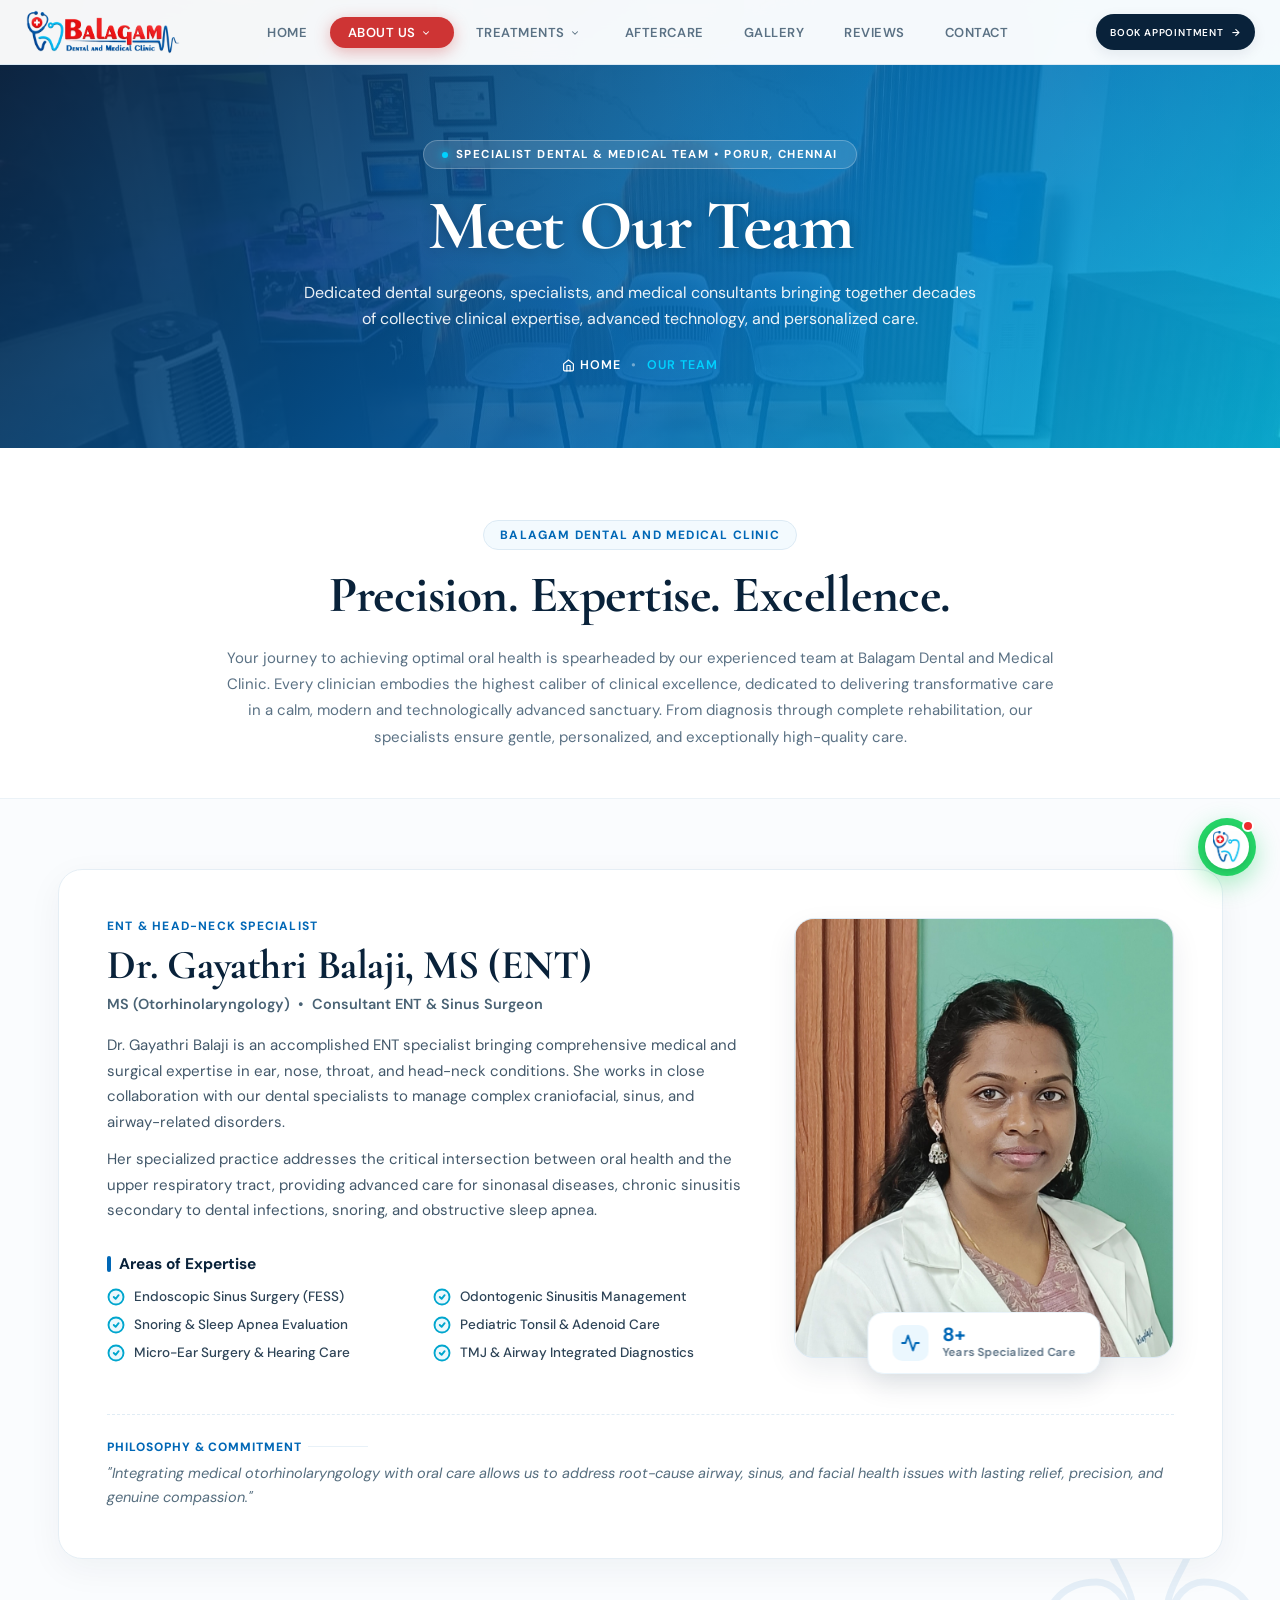
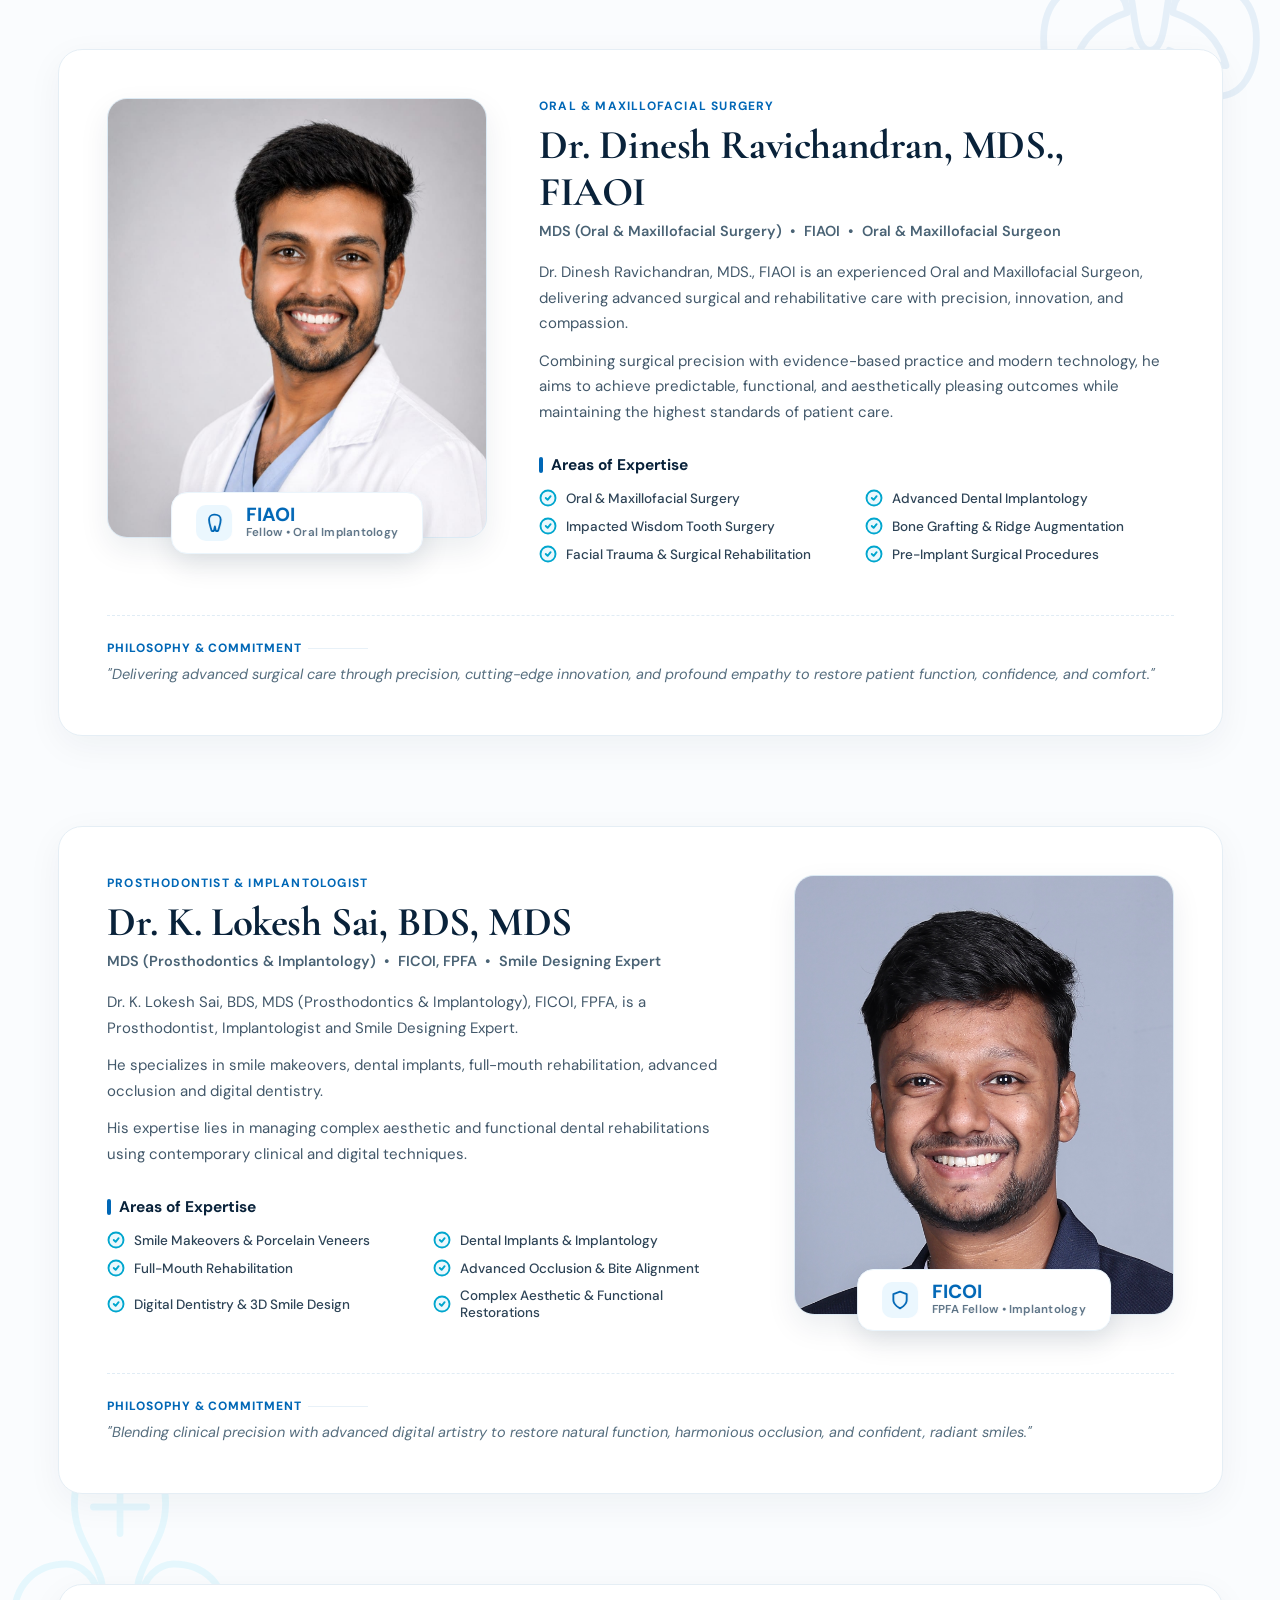
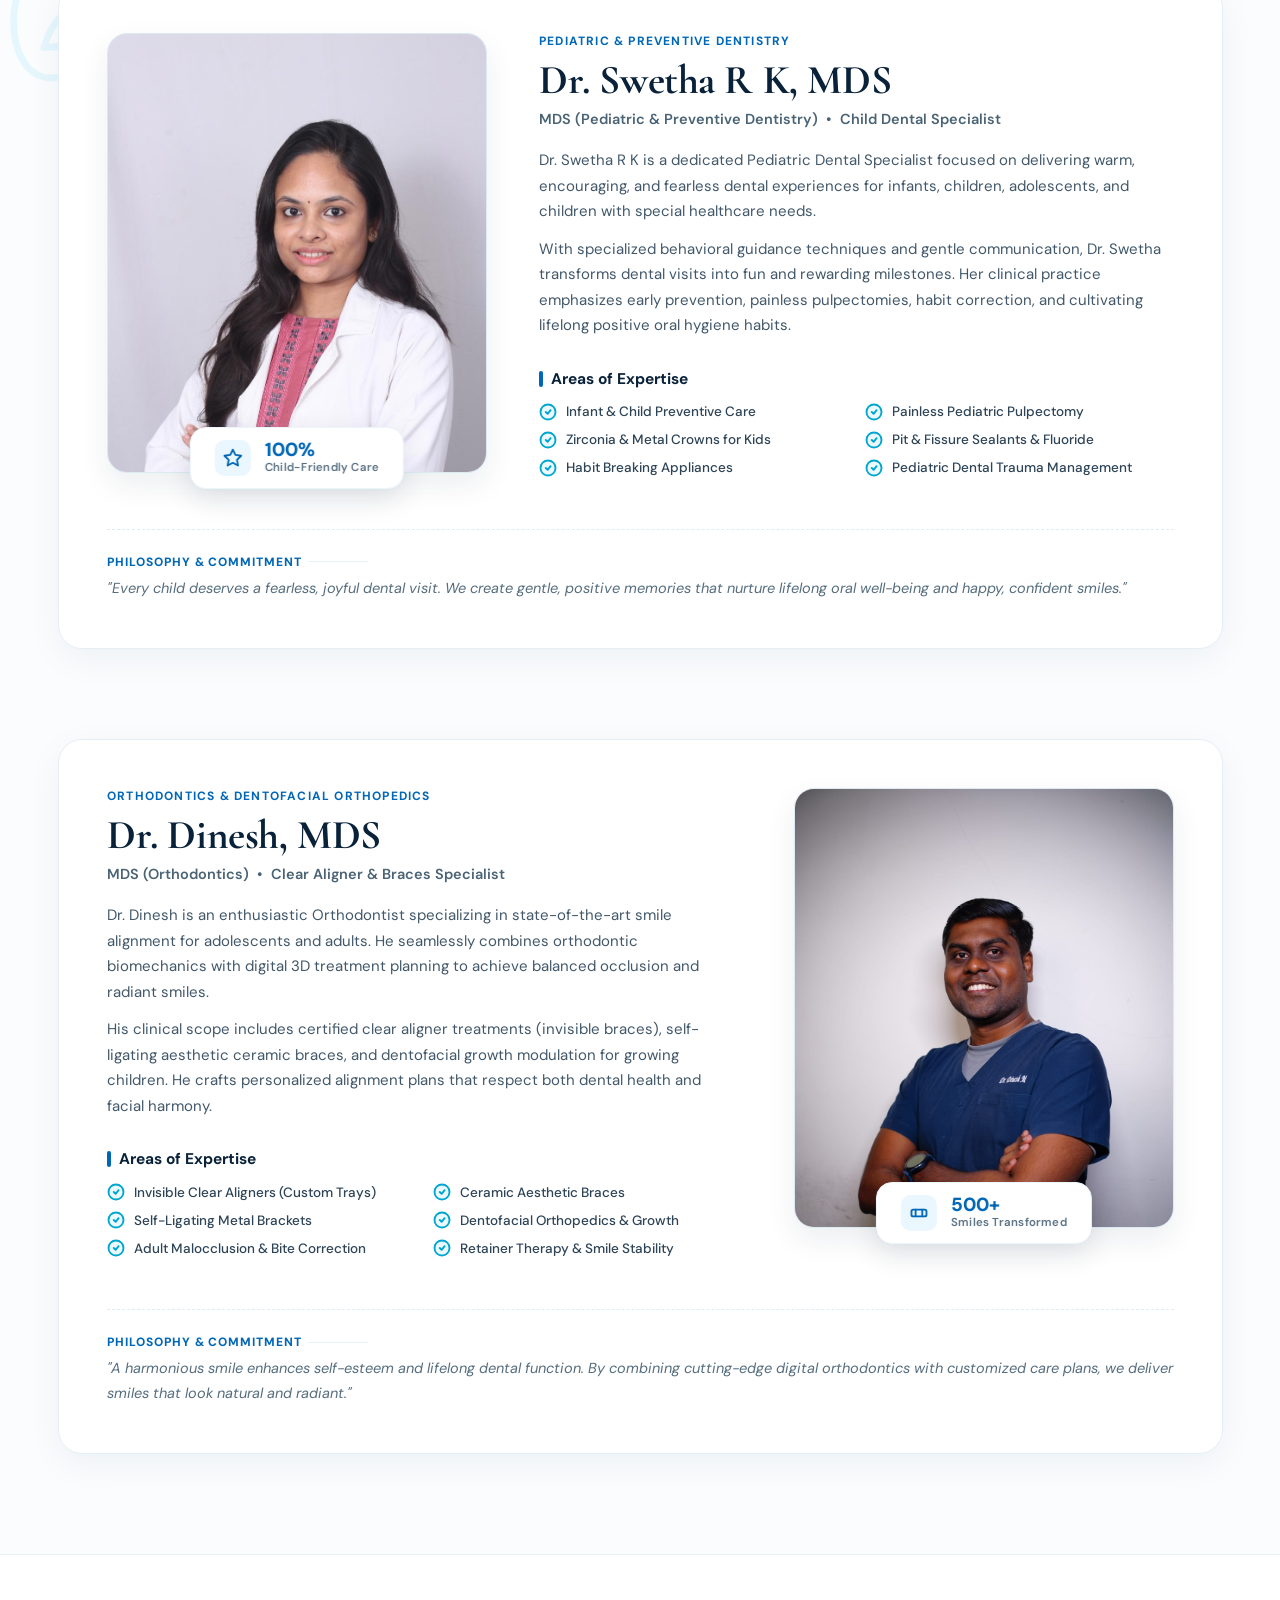
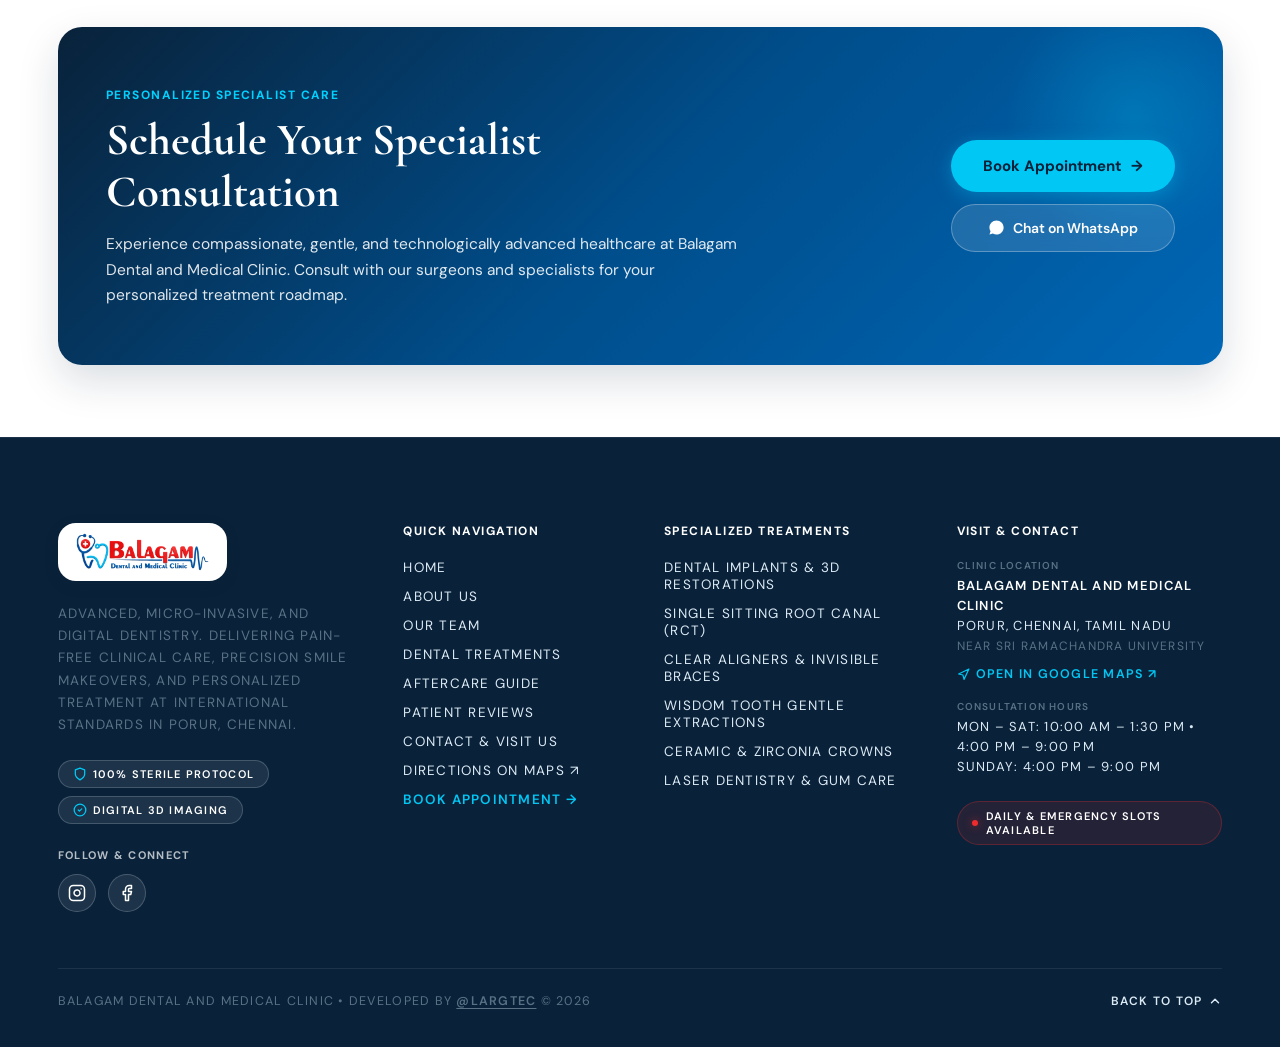
<file: team.html>
<!doctype html>
<html lang="en">

<head>
    <meta charset="utf-8">
    <meta name="viewport" content="width=device-width,initial-scale=1">
    <title>Meet Our Team – Dental &amp; Medical Specialists | Balagam Dental and Medical Clinic</title>
    <meta name="description"
        content="Meet our expert team of dental surgeons, specialists, and medical consultants at Balagam Dental and Medical Clinic in Porur, Chennai. Precision, clinical expertise, and compassionate patient care.">
    <link rel="icon" type="image/png" href="img/logo.png">
    <link rel="apple-touch-icon" href="img/apple-touch-icon.png">
    <link rel="preconnect" href="https://fonts.googleapis.com">
    <link rel="preconnect" href="https://fonts.gstatic.com" crossorigin>
    <link
        href="https://fonts.googleapis.com/css2?family=DM+Sans:ital,opsz,wght@0,9..40,300;0,9..40,400;0,9..40,500;0,9..40,600;0,9..40,700;1,9..40,400&family=Cormorant+Garamond:ital,wght@0,400;0,500;0,600;0,700;1,400;1,600&display=swap"
        rel="stylesheet">
    <link rel="stylesheet" href="style.css">
    <link rel="stylesheet" href="team.css">
</head>

<body>

    <!-- PAGE PRELOADER & SEAMLESS TRANSITION -->
    <div id="pagePreloader" class="page-preloader" aria-hidden="true">
        <div class="preloader-content">
            <div class="preloader-spinner-wrap">
                <div class="preloader-ring-outer"></div>
                <div class="preloader-ring-inner"></div>
                <div class="preloader-logo-box">
                    <img src="img/logo.png" alt="Balagam Clinic Logo" class="preloader-logo-img">
                </div>
            </div>
            <div class="preloader-bar">
                <div class="preloader-bar-fill"></div>
            </div>
            <div class="preloader-text">Balagam Dental &amp; Medical Clinic</div>
        </div>
    </div>

    <!-- ==========================================================================
         GLOBAL HEADER & NAVIGATION (BALAGAM BRAND DESIGN SYSTEM)
         ========================================================================== -->
    <!-- SVG Gooey Filter for Blob Navigation Animation -->
    <svg xmlns="http://www.w3.org/2000/svg" version="1.1"
        style="position:fixed;top:0;left:0;width:0;height:0;pointer-events:none;overflow:hidden;" aria-hidden="true">
        <defs>
            <filter id="goo">
                <feGaussianBlur in="SourceGraphic" result="blur" stdDeviation="10" />
                <feColorMatrix in="blur" mode="matrix" values="1 0 0 0 0  0 1 0 0 0  0 0 1 0 0  0 0 0 21 -7"
                    result="goo" />
                <feBlend in2="goo" in="SourceGraphic" result="mix" />
            </filter>
        </defs>
    </svg>

    <header class="nav">
        <!-- Logo -->
        <a class="logo" href="index.html" aria-label="Balagam Dental and Medical Clinic">
            <img src="img/menu-logo.png" alt="Balagam Dental and Medical Clinic" class="nav-brand-logo">
        </a>

        <!-- Center Navigation -->
        <nav class="nav-links" aria-label="Main Navigation">
            <a href="index.html" class="nav-link">
                <span>Home</span>
                <span class="blob-btn__inner" aria-hidden="true">
                    <span class="blob-btn__blobs">
                        <span class="blob-btn__blob"></span>
                        <span class="blob-btn__blob"></span>
                        <span class="blob-btn__blob"></span>
                        <span class="blob-btn__blob"></span>
                    </span>
                </span>
            </a>
            <div class="nav-item-dropdown">
                <a href="team.html" class="nav-link nav-dropdown-trigger active is-active" aria-haspopup="true" aria-expanded="false">
                    <span>About Us</span>
                    <svg class="dropdown-chevron" width="10" height="10" viewBox="0 0 24 24" fill="none"
                        stroke="currentColor" stroke-width="2.5" stroke-linecap="round" stroke-linejoin="round"
                        aria-hidden="true">
                        <polyline points="6 9 12 15 18 9"></polyline>
                    </svg>
                    <span class="blob-btn__inner" aria-hidden="true">
                        <span class="blob-btn__blobs">
                            <span class="blob-btn__blob"></span>
                            <span class="blob-btn__blob"></span>
                            <span class="blob-btn__blob"></span>
                            <span class="blob-btn__blob"></span>
                        </span>
                    </span>
                </a>
                <div class="nav-dropdown-menu" role="menu">
                    <a href="doctor.html" class="dropdown-item" role="menuitem">About</a>
                    <a href="team.html" class="dropdown-item active" role="menuitem">Our Team (Our Doctors)</a>
                </div>
            </div>
            <div class="nav-item-dropdown nav-item-treatments">
                <a href="treatments.html" class="nav-link nav-dropdown-trigger" aria-haspopup="true" aria-expanded="false">
                    <span>Treatments</span>
                    <svg class="dropdown-chevron" width="10" height="10" viewBox="0 0 24 24" fill="none" stroke="currentColor" stroke-width="2.5" stroke-linecap="round" stroke-linejoin="round" aria-hidden="true">
                        <polyline points="6 9 12 15 18 9"></polyline>
                    </svg>
                    <span class="blob-btn__inner" aria-hidden="true">
                        <span class="blob-btn__blobs">
                            <span class="blob-btn__blob"></span>
                            <span class="blob-btn__blob"></span>
                            <span class="blob-btn__blob"></span>
                            <span class="blob-btn__blob"></span>
                        </span>
                    </span>
                </a>
                <div class="nav-dropdown-menu nav-treatments-dropdown" role="menu">
                    <div class="treatments-dropdown-header">
                        <div class="dropdown-header-left">
                            <span class="dropdown-header-badge">Procedures</span>
                            <span class="dropdown-header-title">Clinical Dental Care</span>
                        </div>
                        <a href="treatments.html" class="dropdown-view-all-link">
                            <span>View All Procedures</span>
                            <span class="dropdown-arrow">→</span>
                        </a>
                    </div>
                    <div class="treatments-dropdown-grid">
                        <div class="treatments-dropdown-col">
                            <a href="treatments.html#braces-aligners" class="treatment-dropdown-item" role="menuitem">
                                <div class="item-icon-box">
                                    <svg width="14" height="14" viewBox="0 0 24 24" fill="none" stroke="currentColor" stroke-width="2.2" stroke-linecap="round" stroke-linejoin="round"><rect x="3" y="8" width="18" height="8" rx="2"/><line x1="8" y1="8" x2="8" y2="16"/><line x1="16" y1="8" x2="16" y2="16"/></svg>
                                </div>
                                <div class="item-text-box">
                                    <span class="item-title">Orthodontics (Braces)</span>
                                    <span class="item-desc">Metal, Ceramic &bull; Clear Aligners</span>
                                </div>
                            </a>
                            <a href="treatments.html#digital-dentistry" class="treatment-dropdown-item" role="menuitem">
                                <div class="item-icon-box">
                                    <svg width="14" height="14" viewBox="0 0 24 24" fill="none" stroke="currentColor" stroke-width="2.2" stroke-linecap="round" stroke-linejoin="round"><circle cx="12" cy="12" r="10"/><line x1="2" y1="12" x2="22" y2="12"/><path d="M12 2a15.3 15.3 0 0 1 4 10 15.3 15.3 0 0 1-4 10 15.3 15.3 0 0 1-4-10z"/></svg>
                                </div>
                                <div class="item-text-box">
                                    <span class="item-title">Digital Dentistry</span>
                                    <span class="item-desc">3D Intraoral Scanning &bull; CAD/CAM</span>
                                </div>
                            </a>
                            <a href="treatments.html#rct" class="treatment-dropdown-item" role="menuitem">
                                <div class="item-icon-box">
                                    <svg width="14" height="14" viewBox="0 0 24 24" fill="none" stroke="currentColor" stroke-width="2.2" stroke-linecap="round" stroke-linejoin="round"><path d="M12 2C8.5 2 6 4.5 6 8c0 4.5 2 9 3 13 1 1 2 1 3 0l1-5 1 5c1 1 2 1 3 0 1-4 3-8.5 3-13 0-3.5-3-6-7-6z"/><line x1="12" y1="6" x2="12" y2="16"/></svg>
                                </div>
                                <div class="item-text-box">
                                    <span class="item-title">Root Canal Treatment (RCT)</span>
                                    <span class="item-desc">Painless Single Sitting Care</span>
                                </div>
                            </a>
                            <a href="treatments.html#implants" class="treatment-dropdown-item" role="menuitem">
                                <div class="item-icon-box">
                                    <svg width="14" height="14" viewBox="0 0 24 24" fill="none" stroke="currentColor" stroke-width="2.2" stroke-linecap="round" stroke-linejoin="round"><path d="M12 2C8.5 2 6 4.5 6 8c0 4 2 8 3 11l1 3 1-3c1-3 3-7 3-11 0-3.5-2.5-6-6-6z"/><line x1="9" y1="13" x2="15" y2="13"/><line x1="9.5" y1="16" x2="14.5" y2="16"/></svg>
                                </div>
                                <div class="item-text-box">
                                    <span class="item-title">Dental Implants</span>
                                    <span class="item-desc">Permanent Titanium Root Fixing</span>
                                </div>
                            </a>
                            <a href="treatments.html#stress-free-dentistry" class="treatment-dropdown-item" role="menuitem">
                                <div class="item-icon-box">
                                    <svg width="14" height="14" viewBox="0 0 24 24" fill="none" stroke="currentColor" stroke-width="2.2" stroke-linecap="round" stroke-linejoin="round"><path d="M12 22s8-4 8-10V5l-8-3-8 3v7c0 6 8 10 8 10z"/></svg>
                                </div>
                                <div class="item-text-box">
                                    <span class="item-title">Stress-Free Dentistry</span>
                                    <span class="item-desc">Painless Micro-Anesthesia &bull; Calm Care</span>
                                </div>
                            </a>
                            <a href="treatments.html#childrens-dentistry" class="treatment-dropdown-item" role="menuitem">
                                <div class="item-icon-box">
                                    <svg width="14" height="14" viewBox="0 0 24 24" fill="none" stroke="currentColor" stroke-width="2.2" stroke-linecap="round" stroke-linejoin="round"><path d="M12 2C8.5 2 6 4.5 6 8c0 4.5 2 9 3 13 1 1 2 1 3 0l1-5 1 5c1 1 2 1 3 0 1-4 3-8.5 3-13 0-3.5-3-6-7-6z"/></svg>
                                </div>
                                <div class="item-text-box">
                                    <span class="item-title">Children's Dentistry</span>
                                    <span class="item-desc">Pediatric Preventive &bull; Gentle Care</span>
                                </div>
                            </a>
                            <a href="treatments.html#fillings" class="treatment-dropdown-item" role="menuitem">
                                <div class="item-icon-box">
                                    <svg width="14" height="14" viewBox="0 0 24 24" fill="none" stroke="currentColor" stroke-width="2.2" stroke-linecap="round" stroke-linejoin="round"><path d="M12 2C8.5 2 6 4.5 6 8c0 4.5 2 9 3 13 1 1 2 1 3 0l1-5 1 5c1 1 2 1 3 0 1-4 3-8.5 3-13 0-3.5-3-6-7-6z"/><circle cx="12" cy="7" r="2.5"/></svg>
                                </div>
                                <div class="item-text-box">
                                    <span class="item-title">Teeth Whitening &amp; Care</span>
                                    <span class="item-desc">Tooth-Coloured Fillings &bull; Polishing</span>
                                </div>
                            </a>
                        </div>
                        <div class="treatments-dropdown-col">
                            <a href="treatments.html#cosmetic-dentistry" class="treatment-dropdown-item" role="menuitem">
                                <div class="item-icon-box">
                                    <svg width="14" height="14" viewBox="0 0 24 24" fill="none" stroke="currentColor" stroke-width="2.2" stroke-linecap="round" stroke-linejoin="round"><polygon points="12 2 15.09 8.26 22 9.27 17 14.14 18.18 21.02 12 17.77 5.82 21.02 7 14.14 2 9.27 8.91 8.26 12 2"/></svg>
                                </div>
                                <div class="item-text-box">
                                    <span class="item-title">Smile Makeover</span>
                                    <span class="item-desc">Cosmetic Porcelain Veneers &bull; DSD</span>
                                </div>
                            </a>
                            <a href="treatments.html#wisdom-tooth" class="treatment-dropdown-item" role="menuitem">
                                <div class="item-icon-box">
                                    <svg width="14" height="14" viewBox="0 0 24 24" fill="none" stroke="currentColor" stroke-width="2.2" stroke-linecap="round" stroke-linejoin="round"><path d="M12 2C8.5 2 6 4.5 6 8c0 4.5 2 9 3 13 1 1 2 1 3 0l1-5 1 5c1 1 2 1 3 0 1-4 3-8.5 3-13 0-3.5-3-6-7-6z"/><path d="M16 4l4-2"/><path d="M8 4L4 2"/></svg>
                                </div>
                                <div class="item-text-box">
                                    <span class="item-title">Wisdom Tooth Extraction</span>
                                    <span class="item-desc">Gentle Impaction Surgery</span>
                                </div>
                            </a>
                            <a href="treatments.html#crowns-bridges" class="treatment-dropdown-item" role="menuitem">
                                <div class="item-icon-box">
                                    <svg width="14" height="14" viewBox="0 0 24 24" fill="none" stroke="currentColor" stroke-width="2.2" stroke-linecap="round" stroke-linejoin="round"><path d="M12 2C8.5 2 6 4.5 6 8c0 4.5 2 9 3 13 1 1 2 1 3 0l1-5 1 5c1 1 2 1 3 0 1-4 3-8.5 3-13 0-3.5-3-6-7-6z"/></svg>
                                </div>
                                <div class="item-text-box">
                                    <span class="item-title">Fixed Teeth &amp; Crowns</span>
                                    <span class="item-desc">Ceramic Crowns &bull; Bridges Fixing</span>
                                </div>
                            </a>
                            <a href="treatments.html#laser-dentistry" class="treatment-dropdown-item" role="menuitem">
                                <div class="item-icon-box">
                                    <svg width="14" height="14" viewBox="0 0 24 24" fill="none" stroke="currentColor" stroke-width="2.2" stroke-linecap="round" stroke-linejoin="round"><line x1="12" y1="2" x2="12" y2="6"/><line x1="12" y1="18" x2="12" y2="22"/><line x1="4.93" y1="4.93" x2="7.76" y2="7.76"/><line x1="16.24" y1="16.24" x2="19.07" y2="19.07"/><line x1="2" y1="12" x2="6" y2="12"/><line x1="18" y1="12" x2="22" y2="12"/></svg>
                                </div>
                                <div class="item-text-box">
                                    <span class="item-title">Laser Technology</span>
                                    <span class="item-desc">Laser Dentistry &bull; Gum Healing</span>
                                </div>
                            </a>
                            <a href="treatments.html#dentures" class="treatment-dropdown-item" role="menuitem">
                                <div class="item-icon-box">
                                    <svg width="14" height="14" viewBox="0 0 24 24" fill="none" stroke="currentColor" stroke-width="2.2" stroke-linecap="round" stroke-linejoin="round"><rect x="3" y="6" width="18" height="5" rx="2"/><rect x="3" y="13" width="18" height="5" rx="2"/><line x1="7" y1="6" x2="7" y2="11"/><line x1="12" y1="6" x2="12" y2="11"/></svg>
                                </div>
                                <div class="item-text-box">
                                    <span class="item-title">Complete Dentures</span>
                                    <span class="item-desc">BPS High-Precision Natural Fit</span>
                                </div>
                            </a>
                            <a href="treatments.html#consulting-xray" class="treatment-dropdown-item" role="menuitem">
                                <div class="item-icon-box">
                                    <svg width="14" height="14" viewBox="0 0 24 24" fill="none" stroke="currentColor" stroke-width="2.2" stroke-linecap="round" stroke-linejoin="round"><circle cx="12" cy="12" r="10"/><line x1="2" y1="12" x2="22" y2="12"/><path d="M12 2a15.3 15.3 0 0 1 4 10 15.3 15.3 0 0 1-4 10 15.3 15.3 0 0 1-4-10z"/></svg>
                                </div>
                                <div class="item-text-box">
                                    <span class="item-title">Consulting &amp; 3D X-Ray</span>
                                    <span class="item-desc">Digital Diagnostics &bull; RVG</span>
                                </div>
                            </a>
                        </div>
                    </div>
                    <div class="treatments-dropdown-footer">
                        <span class="dropdown-footer-note">International Sterilization &amp; Pain-Free Standards</span>
                        <a href="treatments.html" class="dropdown-footer-cta">Explore All Treatments →</a>
                    </div>
                </div>
            </div>
            <a href="aftercare.html" class="nav-link">
                <span>Aftercare</span>
                <span class="blob-btn__inner" aria-hidden="true">
                    <span class="blob-btn__blobs">
                        <span class="blob-btn__blob"></span>
                        <span class="blob-btn__blob"></span>
                        <span class="blob-btn__blob"></span>
                        <span class="blob-btn__blob"></span>
                    </span>
                </span>
            </a>
            <a href="gallery.html" class="nav-link">
                <span>Gallery</span>
                <span class="blob-btn__inner" aria-hidden="true">
                    <span class="blob-btn__blobs">
                        <span class="blob-btn__blob"></span>
                        <span class="blob-btn__blob"></span>
                        <span class="blob-btn__blob"></span>
                        <span class="blob-btn__blob"></span>
                    </span>
                </span>
            </a>
            <a href="index.html#reviews" class="nav-link">
                <span>Reviews</span>
                <span class="blob-btn__inner" aria-hidden="true">
                    <span class="blob-btn__blobs">
                        <span class="blob-btn__blob"></span>
                        <span class="blob-btn__blob"></span>
                        <span class="blob-btn__blob"></span>
                        <span class="blob-btn__blob"></span>
                    </span>
                </span>
            </a>
            <a href="contact.html" class="nav-link">
                <span>Contact</span>
                <span class="blob-btn__inner" aria-hidden="true">
                    <span class="blob-btn__blobs">
                        <span class="blob-btn__blob"></span>
                        <span class="blob-btn__blob"></span>
                        <span class="blob-btn__blob"></span>
                        <span class="blob-btn__blob"></span>
                    </span>
                </span>
            </a>
        </nav>

        <!-- Right Side Actions -->
        <div class="nav-actions">
            <a class="button book-btn" href="index.html#contact" id="navBookBtn" data-trigger="booking"
                aria-label="Book Appointment">
                <span>Book Appointment</span>
                <span class="btn-arrow">→</span>
            </a>

            <!-- Mobile Animated Hamburger Button -->
            <button class="hamburger-btn" id="hamburgerBtn" type="button" aria-label="Toggle navigation menu"
                aria-expanded="false" aria-controls="mobileMenuDrawer">
                <span class="hamburger-box">
                    <span class="hamburger-line line-1"></span>
                    <span class="hamburger-line line-2"></span>
                    <span class="hamburger-line line-3"></span>
                </span>
            </button>
        </div>
    </header>

    <!-- Mobile Navigation Drawer & Backdrop Overlay -->
    <div class="mobile-menu-backdrop" id="mobileMenuBackdrop" aria-hidden="true"></div>
    <aside class="mobile-menu-drawer" id="mobileMenuDrawer" aria-label="Mobile Navigation Menu" aria-hidden="true">
        <div class="mobile-menu-inner">
            <nav class="mobile-nav-links" aria-label="Mobile Navigation Links">
                <a href="index.html" class="mobile-nav-link" data-index="0">
                    <span class="mobile-nav-icon">
                        <svg width="19" height="19" viewBox="0 0 24 24" fill="none" stroke="currentColor"
                            stroke-width="2" stroke-linecap="round" stroke-linejoin="round">
                            <path d="M3 9l9-7 9 7v11a2 2 0 0 1-2 2H5a2 2 0 0 1-2-2z" />
                            <polyline points="9 22 9 12 15 12 15 22" />
                        </svg>
                    </span>
                    <span class="mobile-nav-text">Home</span>
                    <span class="mobile-nav-arrow">
                        <svg width="14" height="14" viewBox="0 0 24 24" fill="none" stroke="currentColor"
                            stroke-width="2.5">
                            <polyline points="9 18 15 12 9 6" />
                        </svg>
                    </span>
                </a>
                <div class="mobile-nav-item-dropdown active" data-index="1">
                    <button type="button" class="mobile-nav-link mobile-dropdown-toggle active" aria-expanded="true"
                        aria-controls="mobileAboutSubmenu">
                        <span class="mobile-nav-icon">
                            <svg width="19" height="19" viewBox="0 0 24 24" fill="none" stroke="currentColor"
                                stroke-width="2" stroke-linecap="round" stroke-linejoin="round">
                                <path d="M20 21v-2a4 4 0 0 0-4-4H8a4 4 0 0 0-4 4v2" />
                                <circle cx="12" cy="7" r="4" />
                            </svg>
                        </span>
                        <span class="mobile-nav-text">About Us</span>
                        <span class="mobile-nav-chevron">
                            <svg width="13" height="13" viewBox="0 0 24 24" fill="none" stroke="currentColor"
                                stroke-width="2.5" stroke-linecap="round" stroke-linejoin="round">
                                <polyline points="6 9 12 15 18 9"></polyline>
                            </svg>
                        </span>
                    </button>
                    <div class="mobile-dropdown-menu" id="mobileAboutSubmenu">
                        <a href="doctor.html" class="mobile-sub-link">
                            <div class="mobile-sub-content">
                                <span class="mobile-sub-icon">
                                    <svg width="14" height="14" viewBox="0 0 24 24" fill="none" stroke="currentColor"
                                        stroke-width="2" stroke-linecap="round" stroke-linejoin="round">
                                        <path d="M19 21v-2a4 4 0 0 0-4-4H9a4 4 0 0 0-4 4v2" />
                                        <circle cx="12" cy="7" r="4" />
                                    </svg>
                                </span>
                                <span class="mobile-sub-text">About</span>
                            </div>
                            <span class="mobile-sub-arrow">→</span>
                        </a>
                        <a href="team.html" class="mobile-sub-link active">
                            <div class="mobile-sub-content">
                                <span class="mobile-sub-icon">
                                    <svg width="14" height="14" viewBox="0 0 24 24" fill="none" stroke="currentColor"
                                        stroke-width="2" stroke-linecap="round" stroke-linejoin="round">
                                        <path d="M17 21v-2a4 4 0 0 0-4-4H5a4 4 0 0 0-4 4v2" />
                                        <circle cx="9" cy="7" r="4" />
                                        <path d="M23 21v-2a4 4 0 0 0-3-3.87" />
                                        <path d="M16 3.13a4 4 0 0 1 0 7.75" />
                                    </svg>
                                </span>
                                <span class="mobile-sub-text">Our Team (Our Doctors)</span>
                            </div>
                            <span class="mobile-sub-arrow">→</span>
                        </a>
                    </div>
                </div>
                <div class="mobile-nav-item-dropdown" data-index="2">
                    <button type="button" class="mobile-nav-link mobile-dropdown-toggle" aria-expanded="false" aria-controls="mobileTreatmentsSubmenu">
                        <span class="mobile-nav-icon">
                            <svg width="19" height="19" viewBox="0 0 24 24" fill="none" stroke="currentColor" stroke-width="2" stroke-linecap="round" stroke-linejoin="round"><path d="M12 2C8.5 2 6 4.5 6 8c0 4.5 2 9 3 13 1 1 2 1 3 0l1-5 1 5c1 1 2 1 3 0 1-4 3-8.5 3-13 0-3.5-3-6-7-6z"/></svg>
                        </span>
                        <span class="mobile-nav-text">Treatments</span>
                        <span class="mobile-nav-chevron">
                            <svg width="13" height="13" viewBox="0 0 24 24" fill="none" stroke="currentColor" stroke-width="2.5" stroke-linecap="round" stroke-linejoin="round"><polyline points="6 9 12 15 18 9"></polyline></svg>
                        </span>
                    </button>
                    <div class="mobile-dropdown-menu mobile-treatments-submenu" id="mobileTreatmentsSubmenu">
                        <a href="treatments.html" class="mobile-sub-link mobile-sub-overview">
                            <div class="mobile-sub-content">
                                <span class="mobile-sub-icon">
                                    <svg width="14" height="14" viewBox="0 0 24 24" fill="none" stroke="currentColor" stroke-width="2" stroke-linecap="round" stroke-linejoin="round"><rect x="3" y="3" width="7" height="7"></rect><rect x="14" y="3" width="7" height="7"></rect><rect x="14" y="14" width="7" height="7"></rect><rect x="3" y="14" width="7" height="7"></rect></svg>
                                </span>
                                <span class="mobile-sub-text">All Treatments Overview</span>
                            </div>
                            <span class="mobile-sub-arrow">→</span>
                        </a>
                        <a href="treatments.html#braces-aligners" class="mobile-sub-link">
                            <div class="mobile-sub-content">
                                <span class="mobile-sub-icon">
                                    <svg width="14" height="14" viewBox="0 0 24 24" fill="none" stroke="currentColor" stroke-width="2" stroke-linecap="round" stroke-linejoin="round"><rect x="3" y="8" width="18" height="8" rx="2"/><line x1="8" y1="8" x2="8" y2="16"/><line x1="16" y1="8" x2="16" y2="16"/></svg>
                                </span>
                                <span class="mobile-sub-text">Orthodontics (Braces)</span>
                            </div>
                            <span class="mobile-sub-arrow">→</span>
                        </a>
                        <a href="treatments.html#digital-dentistry" class="mobile-sub-link">
                            <div class="mobile-sub-content">
                                <span class="mobile-sub-icon">
                                    <svg width="14" height="14" viewBox="0 0 24 24" fill="none" stroke="currentColor" stroke-width="2" stroke-linecap="round" stroke-linejoin="round"><circle cx="12" cy="12" r="10"/><line x1="2" y1="12" x2="22" y2="12"/><path d="M12 2a15.3 15.3 0 0 1 4 10 15.3 15.3 0 0 1-4 10 15.3 15.3 0 0 1-4-10z"/></svg>
                                </span>
                                <span class="mobile-sub-text">Digital Dentistry</span>
                            </div>
                            <span class="mobile-sub-arrow">→</span>
                        </a>
                        <a href="treatments.html#rct" class="mobile-sub-link">
                            <div class="mobile-sub-content">
                                <span class="mobile-sub-icon">
                                    <svg width="14" height="14" viewBox="0 0 24 24" fill="none" stroke="currentColor" stroke-width="2" stroke-linecap="round" stroke-linejoin="round"><path d="M12 2C8.5 2 6 4.5 6 8c0 4.5 2 9 3 13 1 1 2 1 3 0l1-5 1 5c1 1 2 1 3 0 1-4 3-8.5 3-13 0-3.5-3-6-7-6z"/><line x1="12" y1="6" x2="12" y2="16"/></svg>
                                </span>
                                <span class="mobile-sub-text">Root Canal Treatment (RCT)</span>
                            </div>
                            <span class="mobile-sub-arrow">→</span>
                        </a>
                        <a href="treatments.html#implants" class="mobile-sub-link">
                            <div class="mobile-sub-content">
                                <span class="mobile-sub-icon">
                                    <svg width="14" height="14" viewBox="0 0 24 24" fill="none" stroke="currentColor" stroke-width="2" stroke-linecap="round" stroke-linejoin="round"><path d="M12 2C8.5 2 6 4.5 6 8c0 4.5 2 8 3 11l1 3 1-3c1-3 3-7 3-11 0-3.5-2.5-6-6-6z"/><line x1="9" y1="13" x2="15" y2="13"/><line x1="9.5" y1="16" x2="14.5" y2="16"/></svg>
                                </span>
                                <span class="mobile-sub-text">Dental Implants</span>
                            </div>
                            <span class="mobile-sub-arrow">→</span>
                        </a>
                        <a href="treatments.html#stress-free-dentistry" class="mobile-sub-link">
                            <div class="mobile-sub-content">
                                <span class="mobile-sub-icon">
                                    <svg width="14" height="14" viewBox="0 0 24 24" fill="none" stroke="currentColor" stroke-width="2" stroke-linecap="round" stroke-linejoin="round"><path d="M12 22s8-4 8-10V5l-8-3-8 3v7c0 6 8 10 8 10z"/></svg>
                                </span>
                                <span class="mobile-sub-text">Stress-Free Dentistry</span>
                            </div>
                            <span class="mobile-sub-arrow">→</span>
                        </a>
                        <a href="treatments.html#childrens-dentistry" class="mobile-sub-link">
                            <div class="mobile-sub-content">
                                <span class="mobile-sub-icon">
                                    <svg width="14" height="14" viewBox="0 0 24 24" fill="none" stroke="currentColor" stroke-width="2" stroke-linecap="round" stroke-linejoin="round"><path d="M12 2C8.5 2 6 4.5 6 8c0 4.5 2 9 3 13 1 1 2 1 3 0l1-5 1 5c1 1 2 1 3 0 1-4 3-8.5 3-13 0-3.5-3-6-7-6z"/></svg>
                                </span>
                                <span class="mobile-sub-text">Children's Dentistry</span>
                            </div>
                            <span class="mobile-sub-arrow">→</span>
                        </a>
                        <a href="treatments.html#fillings" class="mobile-sub-link">
                            <div class="mobile-sub-content">
                                <span class="mobile-sub-icon">
                                    <svg width="14" height="14" viewBox="0 0 24 24" fill="none" stroke="currentColor" stroke-width="2" stroke-linecap="round" stroke-linejoin="round"><path d="M12 2C8.5 2 6 4.5 6 8c0 4.5 2 9 3 13 1 1 2 1 3 0l1-5 1 5c1 1 2 1 3 0 1-4 3-8.5 3-13 0-3.5-3-6-7-6z"/><circle cx="12" cy="7" r="2.5"/></svg>
                                </span>
                                <span class="mobile-sub-text">Teeth Whitening &amp; Care</span>
                            </div>
                            <span class="mobile-sub-arrow">→</span>
                        </a>
                        <a href="treatments.html#cosmetic-dentistry" class="mobile-sub-link">
                            <div class="mobile-sub-content">
                                <span class="mobile-sub-icon">
                                    <svg width="14" height="14" viewBox="0 0 24 24" fill="none" stroke="currentColor" stroke-width="2" stroke-linecap="round" stroke-linejoin="round"><polygon points="12 2 15.09 8.26 22 9.27 17 14.14 18.18 21.02 12 17.77 5.82 21.02 7 14.14 2 9.27 8.91 8.26 12 2"/></svg>
                                </span>
                                <span class="mobile-sub-text">Smile Makeover</span>
                            </div>
                            <span class="mobile-sub-arrow">→</span>
                        </a>
                        <a href="treatments.html#wisdom-tooth" class="mobile-sub-link">
                            <div class="mobile-sub-content">
                                <span class="mobile-sub-icon">
                                    <svg width="14" height="14" viewBox="0 0 24 24" fill="none" stroke="currentColor" stroke-width="2" stroke-linecap="round" stroke-linejoin="round"><path d="M12 2C8.5 2 6 4.5 6 8c0 4.5 2 9 3 13 1 1 2 1 3 0l1-5 1 5c1 1 2 1 3 0 1-4 3-8.5 3-13 0-3.5-3-6-7-6z"/><path d="M16 4l4-2"/><path d="M8 4L4 2"/></svg>
                                </span>
                                <span class="mobile-sub-text">Wisdom Tooth Extraction</span>
                            </div>
                            <span class="mobile-sub-arrow">→</span>
                        </a>
                        <a href="treatments.html#crowns-bridges" class="mobile-sub-link">
                            <div class="mobile-sub-content">
                                <span class="mobile-sub-icon">
                                    <svg width="14" height="14" viewBox="0 0 24 24" fill="none" stroke="currentColor" stroke-width="2" stroke-linecap="round" stroke-linejoin="round"><path d="M12 2C8.5 2 6 4.5 6 8c0 4.5 2 9 3 13 1 1 2 1 3 0l1-5 1 5c1 1 2 1 3 0 1-4 3-8.5 3-13 0-3.5-3-6-7-6z"/></svg>
                                </span>
                                <span class="mobile-sub-text">Fixed Teeth &amp; Crowns</span>
                            </div>
                            <span class="mobile-sub-arrow">→</span>
                        </a>
                        <a href="treatments.html#laser-dentistry" class="mobile-sub-link">
                            <div class="mobile-sub-content">
                                <span class="mobile-sub-icon">
                                    <svg width="14" height="14" viewBox="0 0 24 24" fill="none" stroke="currentColor" stroke-width="2" stroke-linecap="round" stroke-linejoin="round"><line x1="12" y1="2" x2="12" y2="6"/><line x1="12" y1="18" x2="12" y2="22"/><line x1="4.93" y1="4.93" x2="7.76" y2="7.76"/><line x1="16.24" y1="16.24" x2="19.07" y2="19.07"/><line x1="2" y1="12" x2="6" y2="12"/><line x1="18" y1="12" x2="22" y2="12"/></svg>
                                </span>
                                <span class="mobile-sub-text">Laser Technology</span>
                            </div>
                            <span class="mobile-sub-arrow">→</span>
                        </a>
                        <a href="treatments.html#dentures" class="mobile-sub-link">
                            <div class="mobile-sub-content">
                                <span class="mobile-sub-icon">
                                    <svg width="14" height="14" viewBox="0 0 24 24" fill="none" stroke="currentColor" stroke-width="2" stroke-linecap="round" stroke-linejoin="round"><rect x="3" y="6" width="18" height="5" rx="2"/><rect x="3" y="13" width="18" height="5" rx="2"/><line x1="7" y1="6" x2="7" y2="11"/><line x1="12" y1="6" x2="12" y2="11"/></svg>
                                </span>
                                <span class="mobile-sub-text">Complete Dentures</span>
                            </div>
                            <span class="mobile-sub-arrow">→</span>
                        </a>
                        <a href="treatments.html#consulting-xray" class="mobile-sub-link">
                            <div class="mobile-sub-content">
                                <span class="mobile-sub-icon">
                                    <svg width="14" height="14" viewBox="0 0 24 24" fill="none" stroke="currentColor" stroke-width="2" stroke-linecap="round" stroke-linejoin="round"><circle cx="12" cy="12" r="10"/><line x1="2" y1="12" x2="22" y2="12"/><path d="M12 2a15.3 15.3 0 0 1 4 10 15.3 15.3 0 0 1-4 10 15.3 15.3 0 0 1-4-10z"/></svg>
                                </span>
                                <span class="mobile-sub-text">Consulting &amp; 3D X-Ray</span>
                            </div>
                            <span class="mobile-sub-arrow">→</span>
                        </a>
                    </div>
                </div>
                <a href="aftercare.html" class="mobile-nav-link" data-index="3">
                    <span class="mobile-nav-icon">
                        <svg width="19" height="19" viewBox="0 0 24 24" fill="none" stroke="currentColor"
                            stroke-width="2" stroke-linecap="round" stroke-linejoin="round">
                            <path d="M12 22s8-4 8-10V5l-8-3-8 3v7c0 6 8 10 8 10z" />
                        </svg>
                    </span>
                    <span class="mobile-nav-text">Aftercare</span>
                    <span class="mobile-nav-arrow">
                        <svg width="14" height="14" viewBox="0 0 24 24" fill="none" stroke="currentColor"
                            stroke-width="2.5">
                            <polyline points="9 18 15 12 9 6" />
                        </svg>
                    </span>
                </a>
                <a href="gallery.html" class="mobile-nav-link" data-index="4">
                    <span class="mobile-nav-icon">
                        <svg width="19" height="19" viewBox="0 0 24 24" fill="none" stroke="currentColor"
                            stroke-width="2" stroke-linecap="round" stroke-linejoin="round">
                            <rect x="3" y="3" width="18" height="18" rx="2" />
                            <circle cx="8.5" cy="8.5" r="1.5" />
                            <polyline points="21 15 16 10 5 21" />
                        </svg>
                    </span>
                    <span class="mobile-nav-text">Gallery</span>
                    <span class="mobile-nav-arrow">
                        <svg width="14" height="14" viewBox="0 0 24 24" fill="none" stroke="currentColor"
                            stroke-width="2.5">
                            <polyline points="9 18 15 12 9 6" />
                        </svg>
                    </span>
                </a>
                <a href="index.html#reviews" class="mobile-nav-link" data-index="5">
                    <span class="mobile-nav-icon">
                        <svg width="19" height="19" viewBox="0 0 24 24" fill="none" stroke="currentColor"
                            stroke-width="2" stroke-linecap="round" stroke-linejoin="round">
                            <polygon
                                points="12 2 15.09 8.26 22 9.27 17 14.14 18.18 21.02 12 17.77 5.82 21.02 7 14.14 2 9.27 8.91 8.26 12 2" />
                        </svg>
                    </span>
                    <span class="mobile-nav-text">Reviews</span>
                    <span class="mobile-nav-arrow">
                        <svg width="14" height="14" viewBox="0 0 24 24" fill="none" stroke="currentColor"
                            stroke-width="2.5">
                            <polyline points="9 18 15 12 9 6" />
                        </svg>
                    </span>
                </a>
                <a href="contact.html" class="mobile-nav-link" data-index="6">
                    <span class="mobile-nav-icon">
                        <svg width="19" height="19" viewBox="0 0 24 24" fill="none" stroke="currentColor"
                            stroke-width="2" stroke-linecap="round" stroke-linejoin="round">
                            <path
                                d="M22 16.92v3a2 2 0 0 1-2.18 2 19.79 19.79 0 0 1-8.63-3.07 19.5 19.5 0 0 1-6-6 19.79 19.79 0 0 1-3.07-8.67A2 2 0 0 1 4.11 2h3a2 2 0 0 1 2 1.72 12.84 12.84 0 0 0 .7 2.81 2 2 0 0 1-.45 2.11L8.09 9.91a16 16 0 0 0 6 6l1.27-1.27a2 2 0 0 1 2.11-.45 12.84 12.84 0 0 0 2.81.7A2 2 0 0 1 22 16.92z" />
                        </svg>
                    </span>
                    <span class="mobile-nav-text">Contact</span>
                    <span class="mobile-nav-arrow">
                        <svg width="14" height="14" viewBox="0 0 24 24" fill="none" stroke="currentColor"
                            stroke-width="2.5">
                            <polyline points="9 18 15 12 9 6" />
                        </svg>
                    </span>
                </a>
            </nav>

            <div class="mobile-menu-footer">
                <a class="mobile-menu-cta" href="index.html#contact" data-trigger="booking"
                    aria-label="Book Appointment from Mobile Menu">
                    <span>Book Appointment</span>
                    <span class="btn-arrow">→</span>
                </a>
                <div class="mobile-quick-actions">
                    <a href="tel:+918870677523" class="mobile-action-pill" aria-label="Call Clinic Directly">
                        <svg width="15" height="15" viewBox="0 0 24 24" fill="none" stroke="currentColor"
                            stroke-width="2">
                            <path
                                d="M22 16.92v3a2 2 0 0 1-2.18 2 19.79 19.79 0 0 1-8.63-3.07 19.5 19.5 0 0 1-6-6 19.79 19.79 0 0 1-3.07-8.67A2 2 0 0 1 4.11 2h3a2 2 0 0 1 2 1.72 12.84 12.84 0 0 0 .7 2.81 2 2 0 0 1-.45 2.11L8.09 9.91a16 16 0 0 0 6 6l1.27-1.27a2 2 0 0 1 2.11-.45 12.84 12.84 0 0 0 2.81.7A2 2 0 0 1 22 16.92z" />
                        </svg>
                        <span>Call: +91 8870677523</span>
                    </a>
                    <a href="https://wa.me/918870677523" target="_blank" rel="noopener noreferrer"
                        class="mobile-action-pill mobile-action-wa" aria-label="Chat on WhatsApp">
                        <svg width="15" height="15" viewBox="0 0 24 24" fill="currentColor">
                            <path
                                d="M12.031 2C6.495 2 2 6.496 2 12.032c0 1.97.57 3.805 1.564 5.352L2.094 22l4.743-1.442A9.97 9.97 0 0 0 12.03 22c5.536 0 10.032-4.496 10.032-10.032C22.063 6.496 17.567 2 12.031 2z" />
                        </svg>
                        <span>WhatsApp Chat</span>
                    </a>
                </div>
            </div>
        </div>
    </aside>

    <!-- ==========================================================================
         PAGE HERO: CLINICAL BACKGROUND WITH DARK BLUE / CYAN OVERLAY
         ========================================================================== -->
    <section class="team-hero" id="top">
        <div class="team-hero-inner">
            <div class="team-hero-eyebrow motion-reveal motion-fade-up">
                <span class="eyebrow-dot"></span>
                <span>Specialist Dental &amp; Medical Team &bull; Porur, Chennai</span>
            </div>
            <h1 class="team-hero-title motion-reveal motion-fade-up motion-delay-1">Meet Our Team</h1>
            <p class="team-hero-desc motion-reveal motion-fade-up motion-delay-2">
                Dedicated dental surgeons, specialists, and medical consultants bringing together decades of collective clinical expertise, advanced technology, and personalized care.
            </p>
            <nav class="team-breadcrumb motion-reveal motion-fade-up motion-delay-3" aria-label="Breadcrumb">
                <a href="index.html">
                    <svg width="13" height="13" viewBox="0 0 24 24" fill="none" stroke="currentColor" stroke-width="2.2"
                        stroke-linecap="round" stroke-linejoin="round">
                        <path d="M3 9l9-7 9 7v11a2 2 0 0 1-2 2H5a2 2 0 0 1-2-2z" />
                        <polyline points="9 22 9 12 15 12 15 22" />
                    </svg>
                    <span>Home</span>
                </a>
                <span class="breadcrumb-separator">•</span>
                <span class="breadcrumb-current">Our Team</span>
            </nav>
        </div>
    </section>

    <!-- ==========================================================================
         TOP INTRODUCTORY SECTION: PRECISION. EXPERTISE. EXCELLENCE.
         ========================================================================== -->
    <section class="team-intro-section" aria-label="Team Introduction">
        <div class="team-intro-container motion-reveal motion-fade-up">
            <span class="team-intro-badge">Balagam Dental and Medical Clinic</span>
            <h2 class="team-intro-heading">Precision. Expertise. Excellence.</h2>
            <p class="team-intro-paragraph">
                Your journey to achieving optimal oral health is spearheaded by our experienced team at Balagam Dental and Medical Clinic. Every clinician embodies the highest caliber of clinical excellence, dedicated to delivering transformative care in a calm, modern and technologically advanced sanctuary. From diagnosis through complete rehabilitation, our specialists ensure gentle, personalized, and exceptionally high-quality care.
            </p>
        </div>
    </section>

    <!-- ==========================================================================
         MAIN DOCTORS PROFILES SECTION (ALTERNATING CARDS & WATERMARK)
         ========================================================================== -->
    <main class="team-main-section" id="doctors" aria-label="Specialist Doctors Directory">

        <!-- Watermark Graphic Right (Care hands holding tooth outline) -->
        <svg class="team-watermark-bg" viewBox="0 0 100 100" fill="none" stroke="#0067B6" stroke-width="1.8"
            stroke-linecap="round" stroke-linejoin="round" aria-hidden="true">
            <path d="M50 20 C42 20 38 26 38 34 C38 43 43 47 45 54 C46 58 46 68 50 68 C54 68 54 58 55 54 C57 47 62 43 62 34 C62 26 58 20 50 20 Z" />
            <path d="M50 28 L50 42" />
            <path d="M43 35 L57 35" />
            <path d="M22 65 C22 55 28 50 36 50 C40 50 44 54 44 58 C38 60 32 64 30 72 C35 72 40 70 45 68 C42 74 38 80 32 80 C26 80 22 74 22 65 Z" />
            <path d="M78 65 C78 55 72 50 64 50 C60 50 56 54 56 58 C62 60 68 64 70 72 C65 72 60 70 55 68 C58 74 62 80 68 80 C74 80 78 74 78 65 Z" />
        </svg>

        <!-- Watermark Graphic Left Alt -->
        <svg class="team-watermark-bg watermark-alt" viewBox="0 0 100 100" fill="none" stroke="#00C7F4" stroke-width="1.8"
            stroke-linecap="round" stroke-linejoin="round" aria-hidden="true">
            <path d="M50 20 C42 20 38 26 38 34 C38 43 43 47 45 54 C46 58 46 68 50 68 C54 68 54 58 55 54 C57 47 62 43 62 34 C62 26 58 20 50 20 Z" />
            <path d="M50 28 L50 42" />
            <path d="M43 35 L57 35" />
            <path d="M22 65 C22 55 28 50 36 50 C40 50 44 54 44 58 C38 60 32 64 30 72 C35 72 40 70 45 68 C42 74 38 80 32 80 C26 80 22 74 22 65 Z" />
            <path d="M78 65 C78 55 72 50 64 50 C60 50 56 54 56 58 C62 60 68 64 70 72 C65 72 60 70 55 68 C58 74 62 80 68 80 C74 80 78 74 78 65 Z" />
        </svg>

        <div class="team-content-container">


            <!-- ==============================================================
                 DOCTOR 2: DR. GAYATHRI BALAJI, MS (ENT) (Alternating: Info Left, Photo Right)
                 ============================================================== -->
            <article class="doctor-row-card row-reverse motion-reveal motion-fade-up" id="dr-gayathri-balaji">
                <div class="doctor-row-grid">
                    <!-- Photo Column with Floating Stat Badge -->
                    <div class="doctor-photo-col">
                        <div class="doctor-photo-frame">
                            <img src="img/doctor-2-clean.jpg" alt="Dr. Gayathri Balaji MS - ENT Specialist" loading="lazy">
                        </div>
                        <div class="doctor-floating-badge">
                            <div class="floating-badge-icon">
                                <svg width="20" height="20" viewBox="0 0 24 24" fill="none" stroke="currentColor" stroke-width="2.2" stroke-linecap="round" stroke-linejoin="round">
                                    <path d="M22 12h-4l-3 9L9 3l-3 9H2" />
                                </svg>
                            </div>
                            <div class="floating-badge-text">
                                <span class="floating-badge-number">8+</span>
                                <span class="floating-badge-label">Years Specialized Care</span>
                            </div>
                        </div>
                    </div>

                    <!-- Details Column -->
                    <div class="doctor-info-col">
                        <span class="doctor-eyebrow-badge">ENT &amp; Head-Neck Specialist</span>
                        <h2 class="doctor-card-name">Dr. Gayathri Balaji, MS (ENT)</h2>
                        <div class="doctor-card-subtitle">
                            <span>MS (Otorhinolaryngology)</span>
                            <span>&bull;</span>
                            <span>Consultant ENT &amp; Sinus Surgeon</span>
                        </div>

                        <div class="doctor-bio-paragraphs">
                            <p>
                                Dr. Gayathri Balaji is an accomplished ENT specialist bringing comprehensive medical and surgical expertise in ear, nose, throat, and head-neck conditions. She works in close collaboration with our dental specialists to manage complex craniofacial, sinus, and airway-related disorders.
                            </p>
                            <p>
                                Her specialized practice addresses the critical intersection between oral health and the upper respiratory tract, providing advanced care for sinonasal diseases, chronic sinusitis secondary to dental infections, snoring, and obstructive sleep apnea.
                            </p>
                        </div>

                        <!-- Areas of Expertise -->
                        <div class="doctor-expertise-block">
                            <h3 class="expertise-heading">Areas of Expertise</h3>
                            <div class="expertise-grid">
                                <div class="expertise-item">
                                    <svg class="expertise-check-icon" viewBox="0 0 24 24" fill="none" stroke="currentColor" stroke-width="2.5" stroke-linecap="round" stroke-linejoin="round">
                                        <circle cx="12" cy="12" r="10" fill="#EBF8FD" />
                                        <polyline points="9 12 11.5 14.5 15.5 9.5" />
                                    </svg>
                                    <span>Endoscopic Sinus Surgery (FESS)</span>
                                </div>
                                <div class="expertise-item">
                                    <svg class="expertise-check-icon" viewBox="0 0 24 24" fill="none" stroke="currentColor" stroke-width="2.5" stroke-linecap="round" stroke-linejoin="round">
                                        <circle cx="12" cy="12" r="10" fill="#EBF8FD" />
                                        <polyline points="9 12 11.5 14.5 15.5 9.5" />
                                    </svg>
                                    <span>Odontogenic Sinusitis Management</span>
                                </div>
                                <div class="expertise-item">
                                    <svg class="expertise-check-icon" viewBox="0 0 24 24" fill="none" stroke="currentColor" stroke-width="2.5" stroke-linecap="round" stroke-linejoin="round">
                                        <circle cx="12" cy="12" r="10" fill="#EBF8FD" />
                                        <polyline points="9 12 11.5 14.5 15.5 9.5" />
                                    </svg>
                                    <span>Snoring &amp; Sleep Apnea Evaluation</span>
                                </div>
                                <div class="expertise-item">
                                    <svg class="expertise-check-icon" viewBox="0 0 24 24" fill="none" stroke="currentColor" stroke-width="2.5" stroke-linecap="round" stroke-linejoin="round">
                                        <circle cx="12" cy="12" r="10" fill="#EBF8FD" />
                                        <polyline points="9 12 11.5 14.5 15.5 9.5" />
                                    </svg>
                                    <span>Pediatric Tonsil &amp; Adenoid Care</span>
                                </div>
                                <div class="expertise-item">
                                    <svg class="expertise-check-icon" viewBox="0 0 24 24" fill="none" stroke="currentColor" stroke-width="2.5" stroke-linecap="round" stroke-linejoin="round">
                                        <circle cx="12" cy="12" r="10" fill="#EBF8FD" />
                                        <polyline points="9 12 11.5 14.5 15.5 9.5" />
                                    </svg>
                                    <span>Micro-Ear Surgery &amp; Hearing Care</span>
                                </div>
                                <div class="expertise-item">
                                    <svg class="expertise-check-icon" viewBox="0 0 24 24" fill="none" stroke="currentColor" stroke-width="2.5" stroke-linecap="round" stroke-linejoin="round">
                                        <circle cx="12" cy="12" r="10" fill="#EBF8FD" />
                                        <polyline points="9 12 11.5 14.5 15.5 9.5" />
                                    </svg>
                                    <span>TMJ &amp; Airway Integrated Diagnostics</span>
                                </div>
                            </div>
                        </div>
                    </div>
                </div>

                <!-- Philosophy & Commitment -->
                <div class="doctor-philosophy-box">
                    <span class="philosophy-title">Philosophy &amp; Commitment</span>
                    <p class="philosophy-text">
                        "Integrating medical otorhinolaryngology with oral care allows us to address root-cause airway, sinus, and facial health issues with lasting relief, precision, and genuine compassion."
                    </p>
                </div>
            </article>

            <!-- ==============================================================
                 DOCTOR 3: DR. DINESH RAVICHANDRAN, MDS., FIAOI (Photo Left, Info Right)
                 ============================================================== -->
            <article class="doctor-row-card motion-reveal motion-fade-up" id="dr-dinesh-ravichandran">
                <div class="doctor-row-grid">
                    <!-- Photo Column with Floating Stat Badge -->
                    <div class="doctor-photo-col">
                        <div class="doctor-photo-frame">
                            <img src="img/doctor -3 Dr. Dinesh Ravichandran.jpeg" alt="Dr. Dinesh Ravichandran MDS., FIAOI - Oral and Maxillofacial Surgeon" loading="lazy">
                        </div>
                        <div class="doctor-floating-badge">
                            <div class="floating-badge-icon">
                                <svg width="20" height="20" viewBox="0 0 24 24" fill="none" stroke="currentColor" stroke-width="2.2" stroke-linecap="round" stroke-linejoin="round">
                                    <path d="M12 2C8.5 2 6 4.5 6 8c0 4.5 2 9 3 13 1 1 2 1 3 0l1-5 1 5c1 1 2 1 3 0 1-4 3-8.5 3-13 0-3.5-3-6-7-6z" />
                                </svg>
                            </div>
                            <div class="floating-badge-text">
                                <span class="floating-badge-number">FIAOI</span>
                                <span class="floating-badge-label">Fellow &bull; Oral Implantology</span>
                            </div>
                        </div>
                    </div>

                    <!-- Details Column -->
                    <div class="doctor-info-col">
                        <span class="doctor-eyebrow-badge">Oral &amp; Maxillofacial Surgery</span>
                        <h2 class="doctor-card-name">Dr. Dinesh Ravichandran, MDS., FIAOI</h2>
                        <div class="doctor-card-subtitle">
                            <span>MDS (Oral &amp; Maxillofacial Surgery)</span>
                            <span>&bull;</span>
                            <span>FIAOI</span>
                            <span>&bull;</span>
                            <span>Oral &amp; Maxillofacial Surgeon</span>
                        </div>

                        <div class="doctor-bio-paragraphs">
                            <p>
                                Dr. Dinesh Ravichandran, MDS., FIAOI is an experienced Oral and Maxillofacial Surgeon, delivering advanced surgical and rehabilitative care with precision, innovation, and compassion.
                            </p>
                            <p>
                                Combining surgical precision with evidence-based practice and modern technology, he aims to achieve predictable, functional, and aesthetically pleasing outcomes while maintaining the highest standards of patient care.
                            </p>
                        </div>

                        <!-- Areas of Expertise -->
                        <div class="doctor-expertise-block">
                            <h3 class="expertise-heading">Areas of Expertise</h3>
                            <div class="expertise-grid">
                                <div class="expertise-item">
                                    <svg class="expertise-check-icon" viewBox="0 0 24 24" fill="none" stroke="currentColor" stroke-width="2.5" stroke-linecap="round" stroke-linejoin="round">
                                        <circle cx="12" cy="12" r="10" fill="#EBF8FD" />
                                        <polyline points="9 12 11.5 14.5 15.5 9.5" />
                                    </svg>
                                    <span>Oral &amp; Maxillofacial Surgery</span>
                                </div>
                                <div class="expertise-item">
                                    <svg class="expertise-check-icon" viewBox="0 0 24 24" fill="none" stroke="currentColor" stroke-width="2.5" stroke-linecap="round" stroke-linejoin="round">
                                        <circle cx="12" cy="12" r="10" fill="#EBF8FD" />
                                        <polyline points="9 12 11.5 14.5 15.5 9.5" />
                                    </svg>
                                    <span>Advanced Dental Implantology</span>
                                </div>
                                <div class="expertise-item">
                                    <svg class="expertise-check-icon" viewBox="0 0 24 24" fill="none" stroke="currentColor" stroke-width="2.5" stroke-linecap="round" stroke-linejoin="round">
                                        <circle cx="12" cy="12" r="10" fill="#EBF8FD" />
                                        <polyline points="9 12 11.5 14.5 15.5 9.5" />
                                    </svg>
                                    <span>Impacted Wisdom Tooth Surgery</span>
                                </div>
                                <div class="expertise-item">
                                    <svg class="expertise-check-icon" viewBox="0 0 24 24" fill="none" stroke="currentColor" stroke-width="2.5" stroke-linecap="round" stroke-linejoin="round">
                                        <circle cx="12" cy="12" r="10" fill="#EBF8FD" />
                                        <polyline points="9 12 11.5 14.5 15.5 9.5" />
                                    </svg>
                                    <span>Bone Grafting &amp; Ridge Augmentation</span>
                                </div>
                                <div class="expertise-item">
                                    <svg class="expertise-check-icon" viewBox="0 0 24 24" fill="none" stroke="currentColor" stroke-width="2.5" stroke-linecap="round" stroke-linejoin="round">
                                        <circle cx="12" cy="12" r="10" fill="#EBF8FD" />
                                        <polyline points="9 12 11.5 14.5 15.5 9.5" />
                                    </svg>
                                    <span>Facial Trauma &amp; Surgical Rehabilitation</span>
                                </div>
                                <div class="expertise-item">
                                    <svg class="expertise-check-icon" viewBox="0 0 24 24" fill="none" stroke="currentColor" stroke-width="2.5" stroke-linecap="round" stroke-linejoin="round">
                                        <circle cx="12" cy="12" r="10" fill="#EBF8FD" />
                                        <polyline points="9 12 11.5 14.5 15.5 9.5" />
                                    </svg>
                                    <span>Pre-Implant Surgical Procedures</span>
                                </div>
                            </div>
                        </div>
                    </div>
                </div>

                <!-- Philosophy & Commitment -->
                <div class="doctor-philosophy-box">
                    <span class="philosophy-title">Philosophy &amp; Commitment</span>
                    <p class="philosophy-text">
                        "Delivering advanced surgical care through precision, cutting-edge innovation, and profound empathy to restore patient function, confidence, and comfort."
                    </p>
                </div>
            </article>

            <!-- ==============================================================
                 DOCTOR 4: DR. K. LOKESH SAI, BDS, MDS (Alternating: Info Left, Photo Right)
                 ============================================================== -->
            <article class="doctor-row-card row-reverse motion-reveal motion-fade-up" id="dr-lokesh-sai">
                <div class="doctor-row-grid">
                    <!-- Photo Column with Floating Stat Badge -->
                    <div class="doctor-photo-col">
                        <div class="doctor-photo-frame">
                            <img src="img/doctor-4 . Lokesh Sai.jpeg" alt="Dr. K. Lokesh Sai BDS, MDS - Prosthodontist &amp; Implantologist" loading="lazy">
                        </div>
                        <div class="doctor-floating-badge">
                            <div class="floating-badge-icon">
                                <svg width="20" height="20" viewBox="0 0 24 24" fill="none" stroke="currentColor" stroke-width="2.2" stroke-linecap="round" stroke-linejoin="round">
                                    <path d="M12 22s8-4 8-10V5l-8-3-8 3v7c0 6 8 10 8 10z" />
                                </svg>
                            </div>
                            <div class="floating-badge-text">
                                <span class="floating-badge-number">FICOI</span>
                                <span class="floating-badge-label">FPFA Fellow &bull; Implantology</span>
                            </div>
                        </div>
                    </div>

                    <!-- Details Column -->
                    <div class="doctor-info-col">
                        <span class="doctor-eyebrow-badge">Prosthodontist &amp; Implantologist</span>
                        <h2 class="doctor-card-name">Dr. K. Lokesh Sai, BDS, MDS</h2>
                        <div class="doctor-card-subtitle">
                            <span>MDS (Prosthodontics &amp; Implantology)</span>
                            <span>&bull;</span>
                            <span>FICOI, FPFA</span>
                            <span>&bull;</span>
                            <span>Smile Designing Expert</span>
                        </div>

                        <div class="doctor-bio-paragraphs">
                            <p>
                                Dr. K. Lokesh Sai, BDS, MDS (Prosthodontics &amp; Implantology), FICOI, FPFA, is a Prosthodontist, Implantologist and Smile Designing Expert.
                            </p>
                            <p>
                                He specializes in smile makeovers, dental implants, full-mouth rehabilitation, advanced occlusion and digital dentistry.
                            </p>
                            <p>
                                His expertise lies in managing complex aesthetic and functional dental rehabilitations using contemporary clinical and digital techniques.
                            </p>
                        </div>

                        <!-- Areas of Expertise -->
                        <div class="doctor-expertise-block">
                            <h3 class="expertise-heading">Areas of Expertise</h3>
                            <div class="expertise-grid">
                                <div class="expertise-item">
                                    <svg class="expertise-check-icon" viewBox="0 0 24 24" fill="none" stroke="currentColor" stroke-width="2.5" stroke-linecap="round" stroke-linejoin="round">
                                        <circle cx="12" cy="12" r="10" fill="#EBF8FD" />
                                        <polyline points="9 12 11.5 14.5 15.5 9.5" />
                                    </svg>
                                    <span>Smile Makeovers &amp; Porcelain Veneers</span>
                                </div>
                                <div class="expertise-item">
                                    <svg class="expertise-check-icon" viewBox="0 0 24 24" fill="none" stroke="currentColor" stroke-width="2.5" stroke-linecap="round" stroke-linejoin="round">
                                        <circle cx="12" cy="12" r="10" fill="#EBF8FD" />
                                        <polyline points="9 12 11.5 14.5 15.5 9.5" />
                                    </svg>
                                    <span>Dental Implants &amp; Implantology</span>
                                </div>
                                <div class="expertise-item">
                                    <svg class="expertise-check-icon" viewBox="0 0 24 24" fill="none" stroke="currentColor" stroke-width="2.5" stroke-linecap="round" stroke-linejoin="round">
                                        <circle cx="12" cy="12" r="10" fill="#EBF8FD" />
                                        <polyline points="9 12 11.5 14.5 15.5 9.5" />
                                    </svg>
                                    <span>Full-Mouth Rehabilitation</span>
                                </div>
                                <div class="expertise-item">
                                    <svg class="expertise-check-icon" viewBox="0 0 24 24" fill="none" stroke="currentColor" stroke-width="2.5" stroke-linecap="round" stroke-linejoin="round">
                                        <circle cx="12" cy="12" r="10" fill="#EBF8FD" />
                                        <polyline points="9 12 11.5 14.5 15.5 9.5" />
                                    </svg>
                                    <span>Advanced Occlusion &amp; Bite Alignment</span>
                                </div>
                                <div class="expertise-item">
                                    <svg class="expertise-check-icon" viewBox="0 0 24 24" fill="none" stroke="currentColor" stroke-width="2.5" stroke-linecap="round" stroke-linejoin="round">
                                        <circle cx="12" cy="12" r="10" fill="#EBF8FD" />
                                        <polyline points="9 12 11.5 14.5 15.5 9.5" />
                                    </svg>
                                    <span>Digital Dentistry &amp; 3D Smile Design</span>
                                </div>
                                <div class="expertise-item">
                                    <svg class="expertise-check-icon" viewBox="0 0 24 24" fill="none" stroke="currentColor" stroke-width="2.5" stroke-linecap="round" stroke-linejoin="round">
                                        <circle cx="12" cy="12" r="10" fill="#EBF8FD" />
                                        <polyline points="9 12 11.5 14.5 15.5 9.5" />
                                    </svg>
                                    <span>Complex Aesthetic &amp; Functional Restorations</span>
                                </div>
                            </div>
                        </div>
                    </div>
                </div>

                <!-- Philosophy & Commitment -->
                <div class="doctor-philosophy-box">
                    <span class="philosophy-title">Philosophy &amp; Commitment</span>
                    <p class="philosophy-text">
                        "Blending clinical precision with advanced digital artistry to restore natural function, harmonious occlusion, and confident, radiant smiles."
                    </p>
                </div>
            </article>

            <!-- ==============================================================
                 DOCTOR 5: DR. SWETHA R K, MDS (Photo Left, Info Right)
                 ============================================================== -->
            <article class="doctor-row-card motion-reveal motion-fade-up" id="dr-swetha">
                <div class="doctor-row-grid">
                    <!-- Photo Column with Floating Stat Badge -->
                    <div class="doctor-photo-col">
                        <div class="doctor-photo-frame">
                            <img src="img/doctor-3 Swetha.jpeg" alt="Dr. Swetha R K MDS - Pediatric Dentist" loading="lazy">
                        </div>
                        <div class="doctor-floating-badge">
                            <div class="floating-badge-icon">
                                <svg width="20" height="20" viewBox="0 0 24 24" fill="none" stroke="currentColor" stroke-width="2.2" stroke-linecap="round" stroke-linejoin="round">
                                    <polygon points="12 2 15.09 8.26 22 9.27 17 14.14 18.18 21.02 12 17.77 5.82 21.02 7 14.14 2 9.27 8.91 8.26 12 2" />
                                </svg>
                            </div>
                            <div class="floating-badge-text">
                                <span class="floating-badge-number">100%</span>
                                <span class="floating-badge-label">Child-Friendly Care</span>
                            </div>
                        </div>
                    </div>

                    <!-- Details Column -->
                    <div class="doctor-info-col">
                        <span class="doctor-eyebrow-badge">Pediatric &amp; Preventive Dentistry</span>
                        <h2 class="doctor-card-name">Dr. Swetha R K, MDS</h2>
                        <div class="doctor-card-subtitle">
                            <span>MDS (Pediatric &amp; Preventive Dentistry)</span>
                            <span>&bull;</span>
                            <span>Child Dental Specialist</span>
                        </div>

                        <div class="doctor-bio-paragraphs">
                            <p>
                                Dr. Swetha R K is a dedicated Pediatric Dental Specialist focused on delivering warm, encouraging, and fearless dental experiences for infants, children, adolescents, and children with special healthcare needs.
                            </p>
                            <p>
                                With specialized behavioral guidance techniques and gentle communication, Dr. Swetha transforms dental visits into fun and rewarding milestones. Her clinical practice emphasizes early prevention, painless pulpectomies, habit correction, and cultivating lifelong positive oral hygiene habits.
                            </p>
                        </div>

                        <!-- Areas of Expertise -->
                        <div class="doctor-expertise-block">
                            <h3 class="expertise-heading">Areas of Expertise</h3>
                            <div class="expertise-grid">
                                <div class="expertise-item">
                                    <svg class="expertise-check-icon" viewBox="0 0 24 24" fill="none" stroke="currentColor" stroke-width="2.5" stroke-linecap="round" stroke-linejoin="round">
                                        <circle cx="12" cy="12" r="10" fill="#EBF8FD" />
                                        <polyline points="9 12 11.5 14.5 15.5 9.5" />
                                    </svg>
                                    <span>Infant &amp; Child Preventive Care</span>
                                </div>
                                <div class="expertise-item">
                                    <svg class="expertise-check-icon" viewBox="0 0 24 24" fill="none" stroke="currentColor" stroke-width="2.5" stroke-linecap="round" stroke-linejoin="round">
                                        <circle cx="12" cy="12" r="10" fill="#EBF8FD" />
                                        <polyline points="9 12 11.5 14.5 15.5 9.5" />
                                    </svg>
                                    <span>Painless Pediatric Pulpectomy</span>
                                </div>
                                <div class="expertise-item">
                                    <svg class="expertise-check-icon" viewBox="0 0 24 24" fill="none" stroke="currentColor" stroke-width="2.5" stroke-linecap="round" stroke-linejoin="round">
                                        <circle cx="12" cy="12" r="10" fill="#EBF8FD" />
                                        <polyline points="9 12 11.5 14.5 15.5 9.5" />
                                    </svg>
                                    <span>Zirconia &amp; Metal Crowns for Kids</span>
                                </div>
                                <div class="expertise-item">
                                    <svg class="expertise-check-icon" viewBox="0 0 24 24" fill="none" stroke="currentColor" stroke-width="2.5" stroke-linecap="round" stroke-linejoin="round">
                                        <circle cx="12" cy="12" r="10" fill="#EBF8FD" />
                                        <polyline points="9 12 11.5 14.5 15.5 9.5" />
                                    </svg>
                                    <span>Pit &amp; Fissure Sealants &amp; Fluoride</span>
                                </div>
                                <div class="expertise-item">
                                    <svg class="expertise-check-icon" viewBox="0 0 24 24" fill="none" stroke="currentColor" stroke-width="2.5" stroke-linecap="round" stroke-linejoin="round">
                                        <circle cx="12" cy="12" r="10" fill="#EBF8FD" />
                                        <polyline points="9 12 11.5 14.5 15.5 9.5" />
                                    </svg>
                                    <span>Habit Breaking Appliances</span>
                                </div>
                                <div class="expertise-item">
                                    <svg class="expertise-check-icon" viewBox="0 0 24 24" fill="none" stroke="currentColor" stroke-width="2.5" stroke-linecap="round" stroke-linejoin="round">
                                        <circle cx="12" cy="12" r="10" fill="#EBF8FD" />
                                        <polyline points="9 12 11.5 14.5 15.5 9.5" />
                                    </svg>
                                    <span>Pediatric Dental Trauma Management</span>
                                </div>
                            </div>
                        </div>
                    </div>
                </div>

                <!-- Philosophy & Commitment -->
                <div class="doctor-philosophy-box">
                    <span class="philosophy-title">Philosophy &amp; Commitment</span>
                    <p class="philosophy-text">
                        "Every child deserves a fearless, joyful dental visit. We create gentle, positive memories that nurture lifelong oral well-being and happy, confident smiles."
                    </p>
                </div>
            </article>

            <!-- ==============================================================
                 DOCTOR 6: DR. DINESH, MDS (Alternating: Info Left, Photo Right)
                 ============================================================== -->
            <article class="doctor-row-card row-reverse motion-reveal motion-fade-up" id="dr-dinesh">
                <div class="doctor-row-grid">
                    <!-- Photo Column with Floating Stat Badge -->
                    <div class="doctor-photo-col">
                        <div class="doctor-photo-frame">
                            <img src="img/doctor-5  Dinesh.jpeg" alt="Dr. Dinesh MDS - Orthodontist" loading="lazy">
                        </div>
                        <div class="doctor-floating-badge">
                            <div class="floating-badge-icon">
                                <svg width="20" height="20" viewBox="0 0 24 24" fill="none" stroke="currentColor" stroke-width="2.2" stroke-linecap="round" stroke-linejoin="round">
                                    <rect x="3" y="8" width="18" height="8" rx="2" />
                                    <line x1="8" y1="8" x2="8" y2="16" />
                                    <line x1="16" y1="8" x2="16" y2="16" />
                                </svg>
                            </div>
                            <div class="floating-badge-text">
                                <span class="floating-badge-number">500+</span>
                                <span class="floating-badge-label">Smiles Transformed</span>
                            </div>
                        </div>
                    </div>

                    <!-- Details Column -->
                    <div class="doctor-info-col">
                        <span class="doctor-eyebrow-badge">Orthodontics &amp; Dentofacial Orthopedics</span>
                        <h2 class="doctor-card-name">Dr. Dinesh, MDS</h2>
                        <div class="doctor-card-subtitle">
                            <span>MDS (Orthodontics)</span>
                            <span>&bull;</span>
                            <span>Clear Aligner &amp; Braces Specialist</span>
                        </div>

                        <div class="doctor-bio-paragraphs">
                            <p>
                                Dr. Dinesh is an enthusiastic Orthodontist specializing in state-of-the-art smile alignment for adolescents and adults. He seamlessly combines orthodontic biomechanics with digital 3D treatment planning to achieve balanced occlusion and radiant smiles.
                            </p>
                            <p>
                                His clinical scope includes certified clear aligner treatments (invisible braces), self-ligating aesthetic ceramic braces, and dentofacial growth modulation for growing children. He crafts personalized alignment plans that respect both dental health and facial harmony.
                            </p>
                        </div>

                        <!-- Areas of Expertise -->
                        <div class="doctor-expertise-block">
                            <h3 class="expertise-heading">Areas of Expertise</h3>
                            <div class="expertise-grid">
                                <div class="expertise-item">
                                    <svg class="expertise-check-icon" viewBox="0 0 24 24" fill="none" stroke="currentColor" stroke-width="2.5" stroke-linecap="round" stroke-linejoin="round">
                                        <circle cx="12" cy="12" r="10" fill="#EBF8FD" />
                                        <polyline points="9 12 11.5 14.5 15.5 9.5" />
                                    </svg>
                                    <span>Invisible Clear Aligners (Custom Trays)</span>
                                </div>
                                <div class="expertise-item">
                                    <svg class="expertise-check-icon" viewBox="0 0 24 24" fill="none" stroke="currentColor" stroke-width="2.5" stroke-linecap="round" stroke-linejoin="round">
                                        <circle cx="12" cy="12" r="10" fill="#EBF8FD" />
                                        <polyline points="9 12 11.5 14.5 15.5 9.5" />
                                    </svg>
                                    <span>Ceramic Aesthetic Braces</span>
                                </div>
                                <div class="expertise-item">
                                    <svg class="expertise-check-icon" viewBox="0 0 24 24" fill="none" stroke="currentColor" stroke-width="2.5" stroke-linecap="round" stroke-linejoin="round">
                                        <circle cx="12" cy="12" r="10" fill="#EBF8FD" />
                                        <polyline points="9 12 11.5 14.5 15.5 9.5" />
                                    </svg>
                                    <span>Self-Ligating Metal Brackets</span>
                                </div>
                                <div class="expertise-item">
                                    <svg class="expertise-check-icon" viewBox="0 0 24 24" fill="none" stroke="currentColor" stroke-width="2.5" stroke-linecap="round" stroke-linejoin="round">
                                        <circle cx="12" cy="12" r="10" fill="#EBF8FD" />
                                        <polyline points="9 12 11.5 14.5 15.5 9.5" />
                                    </svg>
                                    <span>Dentofacial Orthopedics &amp; Growth</span>
                                </div>
                                <div class="expertise-item">
                                    <svg class="expertise-check-icon" viewBox="0 0 24 24" fill="none" stroke="currentColor" stroke-width="2.5" stroke-linecap="round" stroke-linejoin="round">
                                        <circle cx="12" cy="12" r="10" fill="#EBF8FD" />
                                        <polyline points="9 12 11.5 14.5 15.5 9.5" />
                                    </svg>
                                    <span>Adult Malocclusion &amp; Bite Correction</span>
                                </div>
                                <div class="expertise-item">
                                    <svg class="expertise-check-icon" viewBox="0 0 24 24" fill="none" stroke="currentColor" stroke-width="2.5" stroke-linecap="round" stroke-linejoin="round">
                                        <circle cx="12" cy="12" r="10" fill="#EBF8FD" />
                                        <polyline points="9 12 11.5 14.5 15.5 9.5" />
                                    </svg>
                                    <span>Retainer Therapy &amp; Smile Stability</span>
                                </div>
                            </div>
                        </div>
                    </div>
                </div>

                <!-- Philosophy & Commitment -->
                <div class="doctor-philosophy-box">
                    <span class="philosophy-title">Philosophy &amp; Commitment</span>
                    <p class="philosophy-text">
                        "A harmonious smile enhances self-esteem and lifelong dental function. By combining cutting-edge digital orthodontics with customized care plans, we deliver smiles that look natural and radiant."
                    </p>
                </div>
            </article>

        </div>
    </main>

    <!-- ==========================================================================
         CALL TO ACTION: CONSULTATION SCHEDULER
         ========================================================================== -->
    <section class="team-cta-section" aria-label="Book Consultation">
        <div class="team-cta-banner motion-reveal motion-scale-up">
            <div class="team-cta-content">
                <span class="team-cta-eyebrow">Personalized Specialist Care</span>
                <h2 class="team-cta-title">Schedule Your Specialist Consultation</h2>
                <p class="team-cta-desc">
                    Experience compassionate, gentle, and technologically advanced healthcare at Balagam Dental and Medical Clinic. Consult with our surgeons and specialists for your personalized treatment roadmap.
                </p>
            </div>
            <div class="team-cta-actions">
                <a href="index.html#contact" class="team-cta-btn-primary" data-trigger="booking">
                    <span>Book Appointment</span>
                    <span aria-hidden="true">→</span>
                </a>
                <a href="https://wa.me/918870677523?text=Hello%20Balagam%20Dental%20Clinic%2C%20I%20would%20like%20to%20consult%20with%20your%20specialists." target="_blank" rel="noopener noreferrer" class="team-cta-btn-secondary">
                    <svg width="17" height="17" viewBox="0 0 24 24" fill="currentColor">
                        <path d="M12.031 2C6.495 2 2 6.496 2 12.032c0 1.97.57 3.805 1.564 5.352L2.094 22l4.743-1.442A9.97 9.97 0 0 0 12.03 22c5.536 0 10.032-4.496 10.032-10.032C22.063 6.496 17.567 2 12.031 2z" />
                    </svg>
                    <span>Chat on WhatsApp</span>
                </a>
            </div>
        </div>
    </section>

    <!-- APPOINTMENT BOOKING MODAL -->
    <div class="appointment-modal" id="appointmentModal" role="dialog" aria-modal="true" aria-hidden="true">
        <div class="modal-backdrop" id="modalBackdrop"></div>
        <div class="modal-dialog">
            <div class="modal-header">
                <div class="modal-header-info">
                    <span class="modal-eyebrow">Balagam Dental and Medical Clinic</span>
                    <h3 class="modal-title">Schedule Your Consultation</h3>
                    <p class="modal-subtitle">Porur, Chennai • Mon–Sat: 10 AM – 9 PM | Sun: 4 PM – 9 PM</p>
                </div>
                <button type="button" class="modal-close-btn" id="modalCloseBtn" aria-label="Close modal">✕</button>
            </div>

            <div class="modal-body">
                <form class="appointment-form" id="appointmentForm">
                    <div class="form-grid">
                        <div class="form-group">
                            <label for="appFullName" class="form-label">Full Name *</label>
                            <input type="text" id="appFullName" class="form-input" placeholder="e.g. Rahul Sharma"
                                required>
                        </div>
                        <div class="form-group">
                            <label for="appPhone" class="form-label">Phone Number *</label>
                            <input type="tel" id="appPhone" class="form-input" placeholder="e.g. +91 98765 43210"
                                required>
                        </div>
                    </div>

                    <div class="form-grid">
                        <div class="form-group">
                            <label for="appTreatment" class="form-label">Treatment of Interest</label>
                            <select id="appTreatment" class="form-input form-select">
                                <option value="General Consultation & X-ray">General Consultation &amp; X-ray</option>
                                <option value="RCT (Root Canal)">RCT (Root Canal)</option>
                                <option value="Dental Implant Fixing">Dental Implant Fixing</option>
                                <option value="Wisdom Tooth Extraction">Wisdom Tooth Extraction</option>
                                <option value="Ceramic Crowns & Bridges">Ceramic Crowns &amp; Bridges</option>
                                <option value="Laser Dentistry">Laser Dentistry</option>
                                <option value="Braces & Aligners">Braces &amp; Aligners</option>
                                <option value="Complete Dentures">Complete Dentures</option>
                                <option value="Tooth Coloured Fillings">Tooth Coloured Fillings</option>
                                <option value="Other">Other Enquiry</option>
                            </select>
                        </div>
                        <div class="form-group">
                            <label for="appDate" class="form-label">Preferred Date</label>
                            <input type="date" id="appDate" class="form-input">
                        </div>
                    </div>

                    <div class="form-group">
                        <label for="appMessage" class="form-label">Additional Note or Symptoms (Optional)</label>
                        <textarea id="appMessage" class="form-input form-textarea" rows="3"
                            placeholder="Tell us if you have pain, need an evening slot, or have previous X-rays..."></textarea>
                    </div>

                    <button type="submit" class="button form-submit-btn" id="appSubmitBtn">
                        <span>REQUEST APPOINTMENT</span>
                        <span class="btn-arrow">→</span>
                    </button>

                    <div class="form-success-msg" id="formSuccessMsg" style="display: none;" role="alert">
                        <div class="form-success-header">
                            <svg width="20" height="20" viewBox="0 0 24 24" fill="none" stroke="currentColor"
                                stroke-width="2.2" stroke-linecap="round" stroke-linejoin="round">
                                <path d="M22 11.08V12a10 10 0 1 1-5.93-9.14"></path>
                                <polyline points="22 4 12 14.01 9 11.01"></polyline>
                            </svg>
                            <span class="form-success-title">Appointment Request Ready ✓</span>
                        </div>
                        <p class="form-success-note">Your booking message is prepared for +91 8870677523. Choose your
                            preferred option to continue:</p>
                        <div class="form-wa-actions" id="formWaActions">
                            <a href="https://wa.me/918870677523" class="form-wa-btn form-wa-app-btn" id="waOpenAppBtn"
                                target="_blank" rel="noopener noreferrer">
                                <svg width="17" height="17" viewBox="0 0 24 24" fill="none" stroke="currentColor"
                                    stroke-width="2.2" stroke-linecap="round" stroke-linejoin="round">
                                    <path
                                        d="M21 11.5a8.38 8.38 0 0 1-.9 3.8 8.5 8.5 0 0 1-7.6 4.7 8.38 8.38 0 0 1-3.8-.9L3 21l1.9-5.7a8.38 8.38 0 0 1-.9-3.8 8.5 8.5 0 0 1 4.7-7.6 8.38 8.38 0 0 1 3.8-.9h.5a8.48 8.48 0 0 1 8 8v.5z" />
                                </svg>
                                <span>Open app</span>
                            </a>
                            <a href="https://web.whatsapp.com/send?phone=918870677523"
                                class="form-wa-btn form-wa-web-btn" id="waContinueWebBtn" target="_blank"
                                rel="noopener noreferrer">
                                <svg width="17" height="17" viewBox="0 0 24 24" fill="none" stroke="currentColor"
                                    stroke-width="2.2" stroke-linecap="round" stroke-linejoin="round">
                                    <rect x="2" y="3" width="20" height="14" rx="2" ry="2"></rect>
                                    <line x1="8" y1="21" x2="16" y2="21"></line>
                                    <line x1="12" y1="17" x2="12" y2="21"></line>
                                </svg>
                                <span>Continue to WhatsApp Web</span>
                            </a>
                        </div>
                    </div>
                </form>

                <div class="modal-footer-call">
                    <span>Prefer immediate booking?</span>
                    <a href="tel:+918870677523" class="modal-call-link">
                        <svg width="14" height="14" viewBox="0 0 24 24" fill="none" stroke="currentColor"
                            stroke-width="2.2" stroke-linecap="round" stroke-linejoin="round">
                            <path
                                d="M22 16.92v3a2 2 0 0 1-2.18 2 19.79 19.79 0 0 1-8.63-3.07 19.5 19.5 0 0 1-3.07-8.67A2 2 0 0 1 4.11 2h3a2 2 0 0 1 2 1.72 12.84 12.84 0 0 0 .7 2.81 2 2 0 0 1-.45 2.11L8.09 9.91a16 16 0 0 0 6 6l1.27-1.27a2 2 0 0 1 2.11-.45 12.84 12.84 0 0 0 2.81.7A2 2 0 0 1 22 16.92z">
                            </path>
                        </svg>
                        <span>Call +91 88706 77523</span>
                    </a>
                </div>
            </div>
        </div>
    </div>

    <!-- ==========================================================================
         GLOBAL SITE FOOTER
         ========================================================================== -->
    <footer class="site-footer">
        <div class="footer-container">
            <div class="footer-main-grid">
                <!-- Column 1: Brand & Philosophy -->
                <div class="footer-col footer-col-brand">
                    <a href="index.html" class="footer-logo-link" aria-label="Balagam Dental and Medical Clinic">
                        <span class="footer-logo-badge">
                            <img src="img/menu-logo.png" alt="Balagam Dental and Medical Clinic" class="footer-brand-logo">
                        </span>
                    </a>
                    <p class="footer-brand-desc">
                        Advanced, micro-invasive, and digital dentistry. Delivering pain-free clinical care, precision smile makeovers, and personalized treatment at international standards in Porur, Chennai.
                    </p>
                    <div class="footer-badges">
                        <span class="footer-badge">
                            <svg width="14" height="14" viewBox="0 0 24 24" fill="none" stroke="currentColor"
                                stroke-width="2.2" stroke-linecap="round" stroke-linejoin="round">
                                <path d="M12 22s8-4 8-10V5l-8-3-8 3v7c0 6 8 10 8 10z" />
                            </svg>
                            100% Sterile Protocol
                        </span>
                        <span class="footer-badge">
                            <svg width="14" height="14" viewBox="0 0 24 24" fill="none" stroke="currentColor"
                                stroke-width="2.2" stroke-linecap="round" stroke-linejoin="round">
                                <circle cx="12" cy="12" r="10" />
                                <path d="m9 12 2 2 4-4" />
                            </svg>
                            Digital 3D Imaging
                        </span>
                    </div>

                    <!-- Social & Map Links -->
                    <div class="footer-social-wrap">
                        <span class="footer-social-label">Follow &amp; Connect</span>
                        <div class="footer-social-links">
                            <a href="https://www.instagram.com/balagam_dental_medical?stkn=cHRpMXY0bjhuNW5w"
                                target="_blank" rel="noopener noreferrer" class="footer-social-btn footer-social-insta"
                                aria-label="Instagram @balagam_dental_medical" title="Follow on Instagram">
                                <svg width="18" height="18" viewBox="0 0 24 24" fill="none" stroke="currentColor"
                                    stroke-width="2" stroke-linecap="round" stroke-linejoin="round">
                                    <rect x="2" y="2" width="20" height="20" rx="5" ry="5"></rect>
                                    <path d="M16 11.37A4 4 0 1 1 12.63 8 4 4 0 0 1 16 11.37z"></path>
                                    <line x1="17.5" y1="6.5" x2="17.51" y2="6.5"></line>
                                </svg>
                            </a>
                            <a href="https://www.facebook.com/people/Balagam-Dental-and-Medical-Clinic/61574417111598/?ref=PROFILE_EDIT_xav_ig_profile_page_web#"
                                target="_blank" rel="noopener noreferrer" class="footer-social-btn footer-social-fb"
                                aria-label="Facebook Page" title="Follow on Facebook">
                                <svg width="18" height="18" viewBox="0 0 24 24" fill="none" stroke="currentColor"
                                    stroke-width="2" stroke-linecap="round" stroke-linejoin="round">
                                    <path d="M18 2h-3a5 5 0 0 0-5 5v3H7v4h3v8h4v-8h3l1-4h-4V7a1 1 0 0 1 1-1h3z"></path>
                                </svg>
                            </a>
                        </div>
                    </div>
                </div>

                <!-- Column 2: Quick Navigation -->
                <div class="footer-col">
                    <h4 class="footer-col-title">Quick Navigation</h4>
                    <ul class="footer-links-list">
                        <li><a href="index.html#home">Home</a></li>
                        <li><a href="doctor.html">About Us</a></li>
                        <li><a href="team.html">Our Team</a></li>
                        <li><a href="treatments.html">Dental Treatments</a></li>
                        <li><a href="aftercare.html">Aftercare Guide</a></li>
                        <li><a href="index.html#reviews">Patient Reviews</a></li>
                        <li><a href="index.html#contact">Contact &amp; Visit Us</a></li>
                        <li><a href="https://maps.app.goo.gl/dByS6ndvDBBxftf2A" target="_blank"
                                rel="noopener noreferrer">Directions on Maps ↗</a></li>
                        <li><a href="index.html#contact" class="footer-highlight-link" id="footerBookBtn"
                                data-trigger="booking">Book Appointment →</a></li>
                    </ul>
                </div>

                <!-- Column 3: Specialized Treatments -->
                <div class="footer-col">
                    <h4 class="footer-col-title">Specialized Treatments</h4>
                    <ul class="footer-links-list">
                        <li><a href="treatments.html#implants">Dental Implants &amp; 3D Restorations</a></li>
                        <li><a href="treatments.html#rct">Single Sitting Root Canal (RCT)</a></li>
                        <li><a href="treatments.html#braces-aligners">Clear Aligners &amp; Invisible Braces</a></li>
                        <li><a href="treatments.html#wisdom-tooth">Wisdom Tooth Gentle Extractions</a></li>
                        <li><a href="treatments.html#crowns-bridges">Ceramic &amp; Zirconia Crowns</a></li>
                        <li><a href="treatments.html#laser-dentistry">Laser Dentistry &amp; Gum Care</a></li>
                    </ul>
                </div>

                <!-- Column 4: Visit & Timings -->
                <div class="footer-col footer-col-info">
                    <h4 class="footer-col-title">Visit &amp; Contact</h4>
                    <div class="footer-info-block">
                        <span class="footer-info-label">Clinic Location</span>
                        <p class="footer-info-text">
                            <strong>Balagam Dental and Medical Clinic</strong><br>
                            Porur, Chennai, Tamil Nadu<br>
                            <span class="footer-subtext">Near Sri Ramachandra University</span>
                        </p>
                        <a href="https://maps.app.goo.gl/dByS6ndvDBBxftf2A" target="_blank" rel="noopener noreferrer"
                            class="footer-map-link">
                            <svg width="13" height="13" viewBox="0 0 24 24" fill="none" stroke="currentColor"
                                stroke-width="2.2" stroke-linecap="round" stroke-linejoin="round">
                                <polygon points="3 11 22 2 13 21 11 13 3 11"></polygon>
                            </svg>
                            <span>Open in Google Maps ↗</span>
                        </a>
                    </div>
                    <div class="footer-info-block">
                        <span class="footer-info-label">Consultation Hours</span>
                        <p class="footer-info-text">
                            Mon – Sat: 10:00 AM – 1:30 PM &bull; 4:00 PM – 9:00 PM<br>
                            Sunday: 4:00 PM – 9:00 PM
                        </p>
                    </div>
                    <div class="footer-emergency-pill">
                        <span class="emergency-dot"></span>
                        <span>Daily &amp; Emergency Slots Available</span>
                    </div>
                </div>
            </div>

            <!-- Footer Bottom Bar -->
            <div class="footer-bottom-bar">
                <div class="footer-credit">
                    Balagam Dental and Medical Clinic &bull; Developed by <a href="https://largtec.com/" target="_blank" rel="noopener noreferrer" style="color: inherit; text-decoration: underline; text-underline-offset: 3px; font-weight: 600;">@Largtec</a> &copy; 2026
                </div>
                <div class="footer-bottom-links">
                    <a href="#top" class="back-to-top" aria-label="Back to top of page">
                        <span>Back to Top</span>
                        <svg width="14" height="14" viewBox="0 0 24 24" fill="none" stroke="currentColor"
                            stroke-width="2.5" stroke-linecap="round" stroke-linejoin="round">
                            <polyline points="18 15 12 9 6 15" />
                        </svg>
                    </a>
                </div>
            </div>
        </div>
    </footer>

    <!-- ==========================================================================
         FLOATING QUICK CHAT WHATSAPP-STYLE UTILITY (SAME AS MAIN WEBSITE)
         ========================================================================== -->
    <div class="quick-help-wrapper" id="quickHelp">
        <!-- Floating Trigger Button -->
        <button class="quick-help-btn" id="quickHelpBtn" type="button"
            aria-label="Open Balagam Dental Clinic Quick Chat" aria-expanded="false" aria-controls="quickHelpPanel">
            <span class="trigger-unread-dot" aria-hidden="true"></span>
            <div class="trigger-icon-wrap">
                <div class="trigger-logo-badge">
                    <img src="img/logol.jpg.jpeg" alt="Quick Message Logo" class="trigger-logo-img">
                </div>
                <svg class="trigger-icon-close" width="20" height="20" viewBox="0 0 24 24" fill="none"
                    stroke="currentColor" stroke-width="2.5" stroke-linecap="round" stroke-linejoin="round">
                    <line x1="18" y1="6" x2="6" y2="18"></line>
                    <line x1="6" y1="6" x2="18" y2="18"></line>
                </svg>
            </div>
            <span class="quick-help-tooltip">Quick Chat • Online</span>
        </button>

        <!-- Compact Floating Chat Panel -->
        <div class="quick-help-panel" id="quickHelpPanel" role="dialog" aria-modal="true" aria-hidden="true"
            aria-label="Balagam Dental and Medical Clinic Quick Chat">
            <!-- Header -->
            <div class="quick-chat-header">
                <div class="chat-header-avatar">
                    <img src="img/logol.jpg.jpeg" alt="Balagam Dental Clinic" class="chat-avatar-img">
                    <span class="chat-online-badge" title="Online"></span>
                </div>
                <div class="chat-header-info">
                    <span class="chat-header-name">Balagam Dental Clinic</span>
                    <div class="chat-header-status">
                        <span class="status-pulse-dot"></span>
                        <span>Typically replies instantly • Online</span>
                    </div>
                </div>
                <button class="chat-header-close" id="quickCloseBtn" type="button" aria-label="Close Chat">
                    <svg width="16" height="16" viewBox="0 0 24 24" fill="none" stroke="currentColor" stroke-width="2.5"
                        stroke-linecap="round" stroke-linejoin="round">
                        <line x1="18" y1="6" x2="6" y2="18"></line>
                        <line x1="6" y1="6" x2="18" y2="18"></line>
                    </svg>
                </button>
            </div>

            <!-- Chat Scrollable Body -->
            <div class="quick-chat-body" id="quickChatBody">
                <div class="chat-date-badge"><span>Today</span></div>

                <div class="chat-msg-row chat-msg-bot">
                    <div class="chat-bubble chat-bubble-greeting">
                        <p class="greeting-text">
                            Hello! 👋 Welcome to <strong>Balagam Dental and Medical Clinic</strong>. Have a question about our specialists or wish to schedule a consultation? We are here to assist!
                        </p>
                        <span class="chat-msg-time" id="chatInitTime">Just now</span>
                    </div>
                </div>

                <div class="chat-actions-wrapper" id="chatActionsWrapper">
                    <span class="chat-actions-label">Quick Actions</span>
                    <div class="chat-actions-grid">
                        <a href="index.html#contact" class="chat-action-btn chat-action-highlight">
                            <span class="chat-action-icon">📅</span>
                            <span class="chat-action-text">Book Consultation</span>
                            <span class="chat-action-arrow">→</span>
                        </a>
                        <a href="https://wa.me/918870677523?text=Hello%20Dr.%20Barath%20Balaji%2C%20I%20have%20a%20question%20for%20the%20specialist%20team."
                            target="_blank" rel="noopener noreferrer" class="chat-action-btn chat-action-whatsapp">
                            <span class="chat-action-icon">
                                <svg width="15" height="15" viewBox="0 0 24 24" fill="none" stroke="currentColor"
                                    stroke-width="2.2" stroke-linecap="round" stroke-linejoin="round">
                                    <path
                                        d="M21 11.5a8.38 8.38 0 0 1-.9 3.8 8.5 8.5 0 0 1-7.6 4.7 8.38 8.38 0 0 1-3.8-.9L3 21l1.9-5.7a8.38 8.38 0 0 1-.9-3.8 8.5 8.5 0 0 1 4.7-7.6 8.38 8.38 0 0 1 3.8-.9h.5a8.48 8.48 0 0 1 8 8v.5z" />
                                </svg>
                            </span>
                            <span class="chat-action-text">Talk on WhatsApp</span>
                            <span class="chat-action-arrow">↗</span>
                        </a>
                    </div>
                </div>

                <div class="chat-messages-stream" id="chatMessagesStream"></div>
            </div>

            <!-- Chat Footer Input Area -->
            <form class="quick-chat-footer" id="quickChatForm">
                <input type="text" class="quick-chat-input" id="quickChatInput"
                    placeholder="Type your question or message..." autocomplete="off" maxlength="300"
                    aria-label="Type your message">
                <button class="quick-chat-send-btn" id="quickChatSendBtn" type="submit" aria-label="Send message">
                    <svg width="16" height="16" viewBox="0 0 24 24" fill="none" stroke="currentColor" stroke-width="2.4"
                        stroke-linecap="round" stroke-linejoin="round">
                        <line x1="22" y1="2" x2="11" y2="13"></line>
                        <polygon points="22 2 15 22 11 13 2 9 22 2"></polygon>
                    </svg>
                </button>
            </form>
        </div>
    </div>

    <!-- Scripts -->
    <script src="script.js"></script>
</body>

</html>
</file>
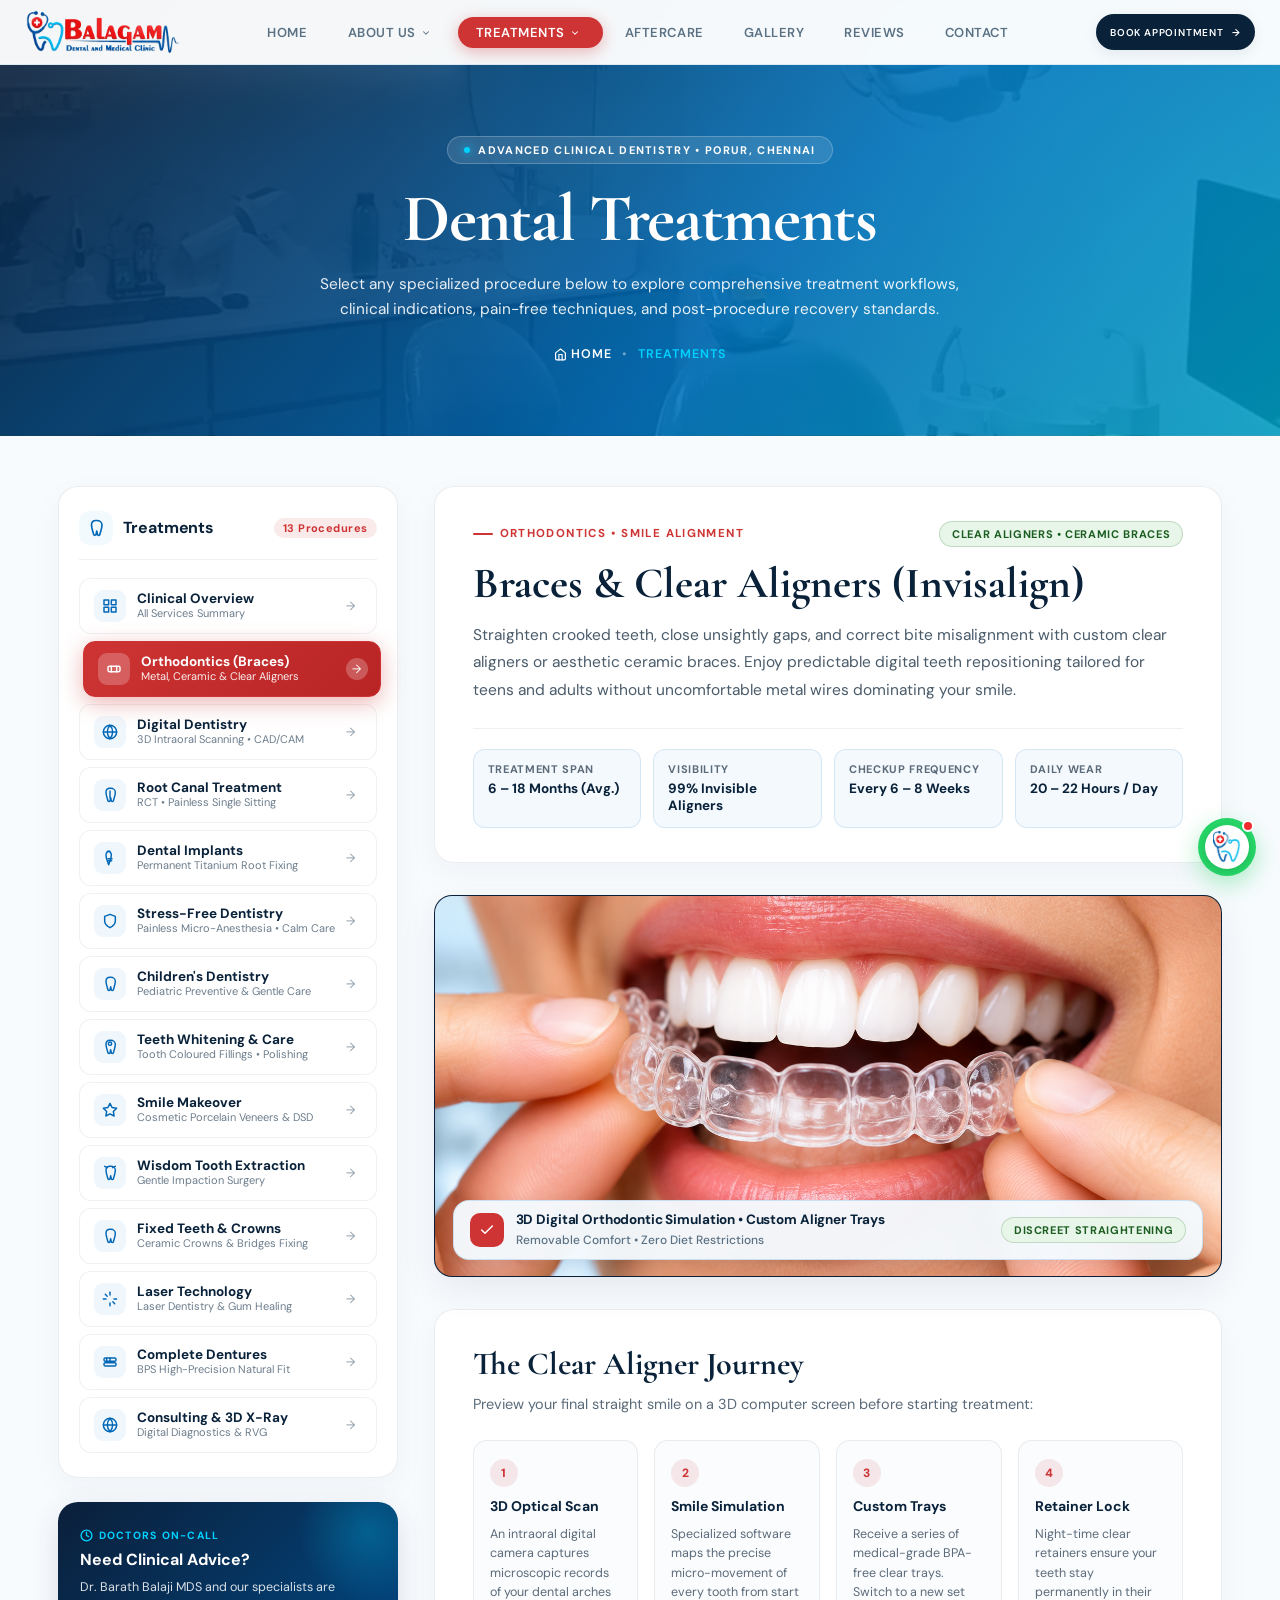
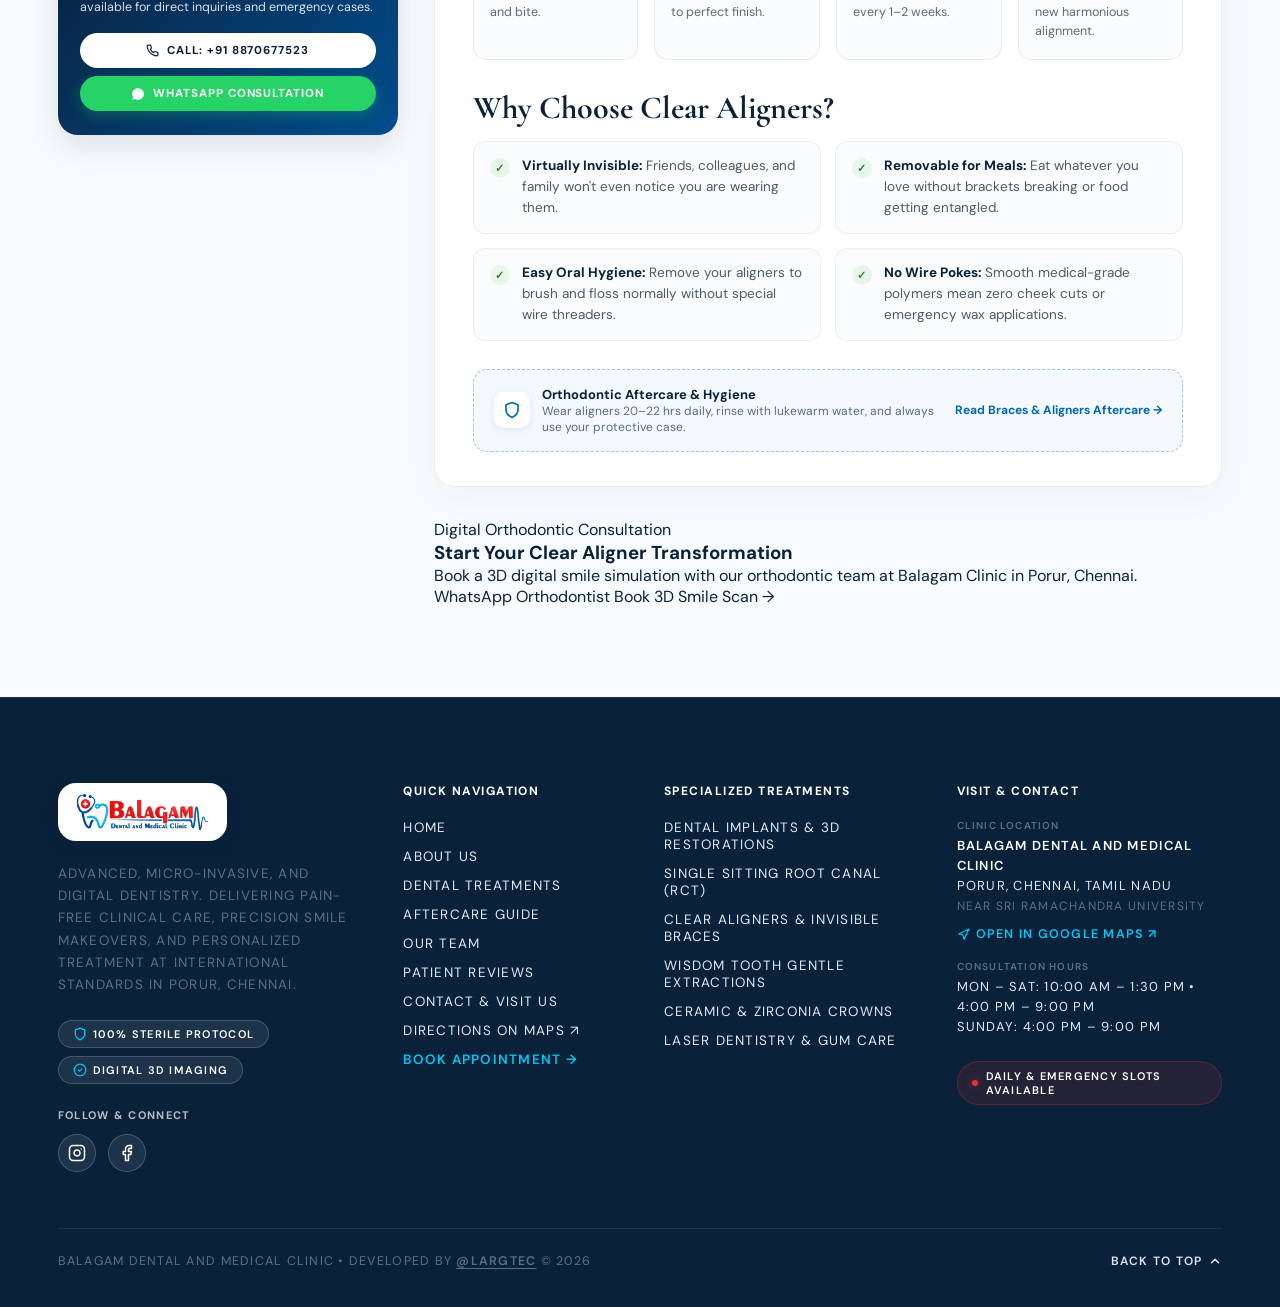
<file: treatments.html>
<!doctype html>
<html lang="en">

<head>
    <meta charset="utf-8">
    <meta name="viewport" content="width=device-width,initial-scale=1">
    <title>Dental Treatments &amp; Procedures | Balagam Dental and Medical Clinic</title>
    <meta name="description"
        content="Explore specialized dental treatments at Balagam Dental and Medical Clinic in Porur, Chennai: Root Canal (RCT), Dental Implants, Braces & Aligners, Wisdom Tooth Removal, Ceramic Crowns, and Laser Dentistry.">
    <link rel="icon" type="image/png" href="img/logo.png">
    <link rel="apple-touch-icon" href="img/apple-touch-icon.png">
    <link rel="preconnect" href="https://fonts.googleapis.com">
    <link rel="preconnect" href="https://fonts.gstatic.com" crossorigin>
    <link
        href="https://fonts.googleapis.com/css2?family=DM+Sans:ital,opsz,wght@0,9..40,300;0,9..40,400;0,9..40,500;0,9..40,600;0,9..40,700;1,9..40,400&family=Cormorant+Garamond:ital,wght@0,400;0,500;0,600;0,700;1,400;1,600&display=swap"
        rel="stylesheet">
    <link rel="stylesheet" href="style.css">
    <link rel="stylesheet" href="treatments.css">
</head>

<body>

    <!-- PAGE PRELOADER & SEAMLESS TRANSITION -->
    <div id="pagePreloader" class="page-preloader" aria-hidden="true">
        <div class="preloader-content">
            <div class="preloader-spinner-wrap">
                <div class="preloader-ring-outer"></div>
                <div class="preloader-ring-inner"></div>
                <div class="preloader-logo-box">
                    <img src="img/logo.png" alt="Balagam Clinic Logo" class="preloader-logo-img">
                </div>
            </div>
            <div class="preloader-bar">
                <div class="preloader-bar-fill"></div>
            </div>
            <div class="preloader-text">Balagam Dental &amp; Medical Clinic</div>
        </div>
    </div>

    <!-- ==========================================================================
         GLOBAL HEADER & NAVIGATION (BALAGAM BRAND DESIGN SYSTEM)
         ========================================================================== -->
    <!-- SVG Gooey Filter for Blob Navigation Animation -->
    <svg xmlns="http://www.w3.org/2000/svg" version="1.1" style="position:fixed;top:0;left:0;width:0;height:0;pointer-events:none;overflow:hidden;" aria-hidden="true">
        <defs>
            <filter id="goo">
                <feGaussianBlur in="SourceGraphic" result="blur" stdDeviation="10" />
                <feColorMatrix in="blur" mode="matrix" values="1 0 0 0 0  0 1 0 0 0  0 0 1 0 0  0 0 0 21 -7" result="goo" />
                <feBlend in2="goo" in="SourceGraphic" result="mix"/>
            </filter>
        </defs>
    </svg>

    <header class="nav">
        <!-- Logo -->
        <a class="logo" href="index.html" aria-label="Balagam Dental and Medical Clinic">
            <img src="img/menu-logo.png" alt="Balagam Dental and Medical Clinic" class="nav-brand-logo">
        </a>

        <!-- Center Navigation -->
        <nav class="nav-links" aria-label="Main Navigation">
            <a href="index.html" class="nav-link">
                <span>Home</span>
                <span class="blob-btn__inner" aria-hidden="true">
                    <span class="blob-btn__blobs">
                        <span class="blob-btn__blob"></span>
                        <span class="blob-btn__blob"></span>
                        <span class="blob-btn__blob"></span>
                        <span class="blob-btn__blob"></span>
                    </span>
                </span>
            </a>
            <div class="nav-item-dropdown">
                <a href="doctor.html" class="nav-link nav-dropdown-trigger" aria-haspopup="true" aria-expanded="false">
                    <span>About Us</span>
                    <svg class="dropdown-chevron" width="10" height="10" viewBox="0 0 24 24" fill="none"
                        stroke="currentColor" stroke-width="2.5" stroke-linecap="round" stroke-linejoin="round"
                        aria-hidden="true">
                        <polyline points="6 9 12 15 18 9"></polyline>
                    </svg>
                    <span class="blob-btn__inner" aria-hidden="true">
                        <span class="blob-btn__blobs">
                            <span class="blob-btn__blob"></span>
                            <span class="blob-btn__blob"></span>
                            <span class="blob-btn__blob"></span>
                            <span class="blob-btn__blob"></span>
                        </span>
                    </span>
                </a>
                <div class="nav-dropdown-menu" role="menu">
                    <a href="doctor.html" class="dropdown-item" role="menuitem">About</a>
                    <a href="team.html" class="dropdown-item" role="menuitem">Our Team (Our Doctors)</a>
                </div>
            </div>
            <div class="nav-item-dropdown nav-item-treatments">
                <a href="treatments.html" class="nav-link nav-dropdown-trigger active is-active" aria-haspopup="true" aria-expanded="false">
                    <span>Treatments</span>
                    <svg class="dropdown-chevron" width="10" height="10" viewBox="0 0 24 24" fill="none" stroke="currentColor" stroke-width="2.5" stroke-linecap="round" stroke-linejoin="round" aria-hidden="true">
                        <polyline points="6 9 12 15 18 9"></polyline>
                    </svg>
                    <span class="blob-btn__inner" aria-hidden="true">
                        <span class="blob-btn__blobs">
                            <span class="blob-btn__blob"></span>
                            <span class="blob-btn__blob"></span>
                            <span class="blob-btn__blob"></span>
                            <span class="blob-btn__blob"></span>
                        </span>
                    </span>
                </a>
                <div class="nav-dropdown-menu nav-treatments-dropdown" role="menu">
                    <div class="treatments-dropdown-header">
                        <div class="dropdown-header-left">
                            <span class="dropdown-header-badge">Procedures</span>
                            <span class="dropdown-header-title">Clinical Dental Care</span>
                        </div>
                        <a href="treatments.html" class="dropdown-view-all-link">
                            <span>View All Procedures</span>
                            <span class="dropdown-arrow">→</span>
                        </a>
                    </div>
                    <div class="treatments-dropdown-grid">
                        <div class="treatments-dropdown-col">
                            <a href="treatments.html#braces-aligners" class="treatment-dropdown-item" role="menuitem">
                                <div class="item-icon-box">
                                    <svg width="14" height="14" viewBox="0 0 24 24" fill="none" stroke="currentColor" stroke-width="2.2" stroke-linecap="round" stroke-linejoin="round"><rect x="3" y="8" width="18" height="8" rx="2"/><line x1="8" y1="8" x2="8" y2="16"/><line x1="16" y1="8" x2="16" y2="16"/></svg>
                                </div>
                                <div class="item-text-box">
                                    <span class="item-title">Orthodontics (Braces)</span>
                                    <span class="item-desc">Metal, Ceramic &bull; Clear Aligners</span>
                                </div>
                            </a>
                            <a href="treatments.html#digital-dentistry" class="treatment-dropdown-item" role="menuitem">
                                <div class="item-icon-box">
                                    <svg width="14" height="14" viewBox="0 0 24 24" fill="none" stroke="currentColor" stroke-width="2.2" stroke-linecap="round" stroke-linejoin="round"><circle cx="12" cy="12" r="10"/><line x1="2" y1="12" x2="22" y2="12"/><path d="M12 2a15.3 15.3 0 0 1 4 10 15.3 15.3 0 0 1-4 10 15.3 15.3 0 0 1-4-10z"/></svg>
                                </div>
                                <div class="item-text-box">
                                    <span class="item-title">Digital Dentistry</span>
                                    <span class="item-desc">3D Intraoral Scanning &bull; CAD/CAM</span>
                                </div>
                            </a>
                            <a href="treatments.html#rct" class="treatment-dropdown-item" role="menuitem">
                                <div class="item-icon-box">
                                    <svg width="14" height="14" viewBox="0 0 24 24" fill="none" stroke="currentColor" stroke-width="2.2" stroke-linecap="round" stroke-linejoin="round"><path d="M12 2C8.5 2 6 4.5 6 8c0 4.5 2 9 3 13 1 1 2 1 3 0l1-5 1 5c1 1 2 1 3 0 1-4 3-8.5 3-13 0-3.5-3-6-7-6z"/><line x1="12" y1="6" x2="12" y2="16"/></svg>
                                </div>
                                <div class="item-text-box">
                                    <span class="item-title">Root Canal Treatment (RCT)</span>
                                    <span class="item-desc">Painless Single Sitting Care</span>
                                </div>
                            </a>
                            <a href="treatments.html#implants" class="treatment-dropdown-item" role="menuitem">
                                <div class="item-icon-box">
                                    <svg width="14" height="14" viewBox="0 0 24 24" fill="none" stroke="currentColor" stroke-width="2.2" stroke-linecap="round" stroke-linejoin="round"><path d="M12 2C8.5 2 6 4.5 6 8c0 4.5 2 9 3 13 1 1 2 1 3 0l1-5 1 5c1 1 2 1 3 0 1-4 3-8.5 3-13 0-3.5-2.5-6-6-6z"/><line x1="9" y1="13" x2="15" y2="13"/><line x1="9.5" y1="16" x2="14.5" y2="16"/></svg>
                                </div>
                                <div class="item-text-box">
                                    <span class="item-title">Dental Implants</span>
                                    <span class="item-desc">Permanent Titanium Root Fixing</span>
                                </div>
                            </a>
                            <a href="treatments.html#stress-free-dentistry" class="treatment-dropdown-item" role="menuitem">
                                <div class="item-icon-box">
                                    <svg width="14" height="14" viewBox="0 0 24 24" fill="none" stroke="currentColor" stroke-width="2.2" stroke-linecap="round" stroke-linejoin="round"><path d="M12 22s8-4 8-10V5l-8-3-8 3v7c0 6 8 10 8 10z"/></svg>
                                </div>
                                <div class="item-text-box">
                                    <span class="item-title">Stress-Free Dentistry</span>
                                    <span class="item-desc">Painless Micro-Anesthesia &bull; Calm Care</span>
                                </div>
                            </a>
                            <a href="treatments.html#childrens-dentistry" class="treatment-dropdown-item" role="menuitem">
                                <div class="item-icon-box">
                                    <svg width="14" height="14" viewBox="0 0 24 24" fill="none" stroke="currentColor" stroke-width="2.2" stroke-linecap="round" stroke-linejoin="round"><path d="M12 2C8.5 2 6 4.5 6 8c0 4.5 2 9 3 13 1 1 2 1 3 0l1-5 1 5c1 1 2 1 3 0 1-4 3-8.5 3-13 0-3.5-3-6-7-6z"/></svg>
                                </div>
                                <div class="item-text-box">
                                    <span class="item-title">Children's Dentistry</span>
                                    <span class="item-desc">Pediatric Preventive &bull; Gentle Care</span>
                                </div>
                            </a>
                            <a href="treatments.html#fillings" class="treatment-dropdown-item" role="menuitem">
                                <div class="item-icon-box">
                                    <svg width="14" height="14" viewBox="0 0 24 24" fill="none" stroke="currentColor" stroke-width="2.2" stroke-linecap="round" stroke-linejoin="round"><path d="M12 2C8.5 2 6 4.5 6 8c0 4.5 2 9 3 13 1 1 2 1 3 0l1-5 1 5c1 1 2 1 3 0 1-4 3-8.5 3-13 0-3.5-3-6-7-6z"/><circle cx="12" cy="7" r="2.5"/></svg>
                                </div>
                                <div class="item-text-box">
                                    <span class="item-title">Teeth Whitening &amp; Care</span>
                                    <span class="item-desc">Tooth-Coloured Fillings &bull; Polishing</span>
                                </div>
                            </a>
                        </div>
                        <div class="treatments-dropdown-col">
                            <a href="treatments.html#cosmetic-dentistry" class="treatment-dropdown-item" role="menuitem">
                                <div class="item-icon-box">
                                    <svg width="14" height="14" viewBox="0 0 24 24" fill="none" stroke="currentColor" stroke-width="2.2" stroke-linecap="round" stroke-linejoin="round"><polygon points="12 2 15.09 8.26 22 9.27 17 14.14 18.18 21.02 12 17.77 5.82 21.02 7 14.14 2 9.27 8.91 8.26 12 2"/></svg>
                                </div>
                                <div class="item-text-box">
                                    <span class="item-title">Smile Makeover</span>
                                    <span class="item-desc">Cosmetic Porcelain Veneers &bull; DSD</span>
                                </div>
                            </a>
                            <a href="treatments.html#wisdom-tooth" class="treatment-dropdown-item" role="menuitem">
                                <div class="item-icon-box">
                                    <svg width="14" height="14" viewBox="0 0 24 24" fill="none" stroke="currentColor" stroke-width="2.2" stroke-linecap="round" stroke-linejoin="round"><path d="M12 2C8.5 2 6 4.5 6 8c0 4.5 2 9 3 13 1 1 2 1 3 0l1-5 1 5c1 1 2 1 3 0 1-4 3-8.5 3-13 0-3.5-3-6-7-6z"/><path d="M16 4l4-2"/><path d="M8 4L4 2"/></svg>
                                </div>
                                <div class="item-text-box">
                                    <span class="item-title">Wisdom Tooth Extraction</span>
                                    <span class="item-desc">Gentle Impaction Surgery</span>
                                </div>
                            </a>
                            <a href="treatments.html#crowns-bridges" class="treatment-dropdown-item" role="menuitem">
                                <div class="item-icon-box">
                                    <svg width="14" height="14" viewBox="0 0 24 24" fill="none" stroke="currentColor" stroke-width="2.2" stroke-linecap="round" stroke-linejoin="round"><path d="M12 2C8.5 2 6 4.5 6 8c0 4.5 2 9 3 13 1 1 2 1 3 0l1-5 1 5c1 1 2 1 3 0 1-4 3-8.5 3-13 0-3.5-3-6-7-6z"/></svg>
                                </div>
                                <div class="item-text-box">
                                    <span class="item-title">Fixed Teeth &amp; Crowns</span>
                                    <span class="item-desc">Ceramic Crowns &bull; Bridges Fixing</span>
                                </div>
                            </a>
                            <a href="treatments.html#laser-dentistry" class="treatment-dropdown-item" role="menuitem">
                                <div class="item-icon-box">
                                    <svg width="14" height="14" viewBox="0 0 24 24" fill="none" stroke="currentColor" stroke-width="2.2" stroke-linecap="round" stroke-linejoin="round"><line x1="12" y1="2" x2="12" y2="6"/><line x1="12" y1="18" x2="12" y2="22"/><line x1="4.93" y1="4.93" x2="7.76" y2="7.76"/><line x1="16.24" y1="16.24" x2="19.07" y2="19.07"/><line x1="2" y1="12" x2="6" y2="12"/><line x1="18" y1="12" x2="22" y2="12"/></svg>
                                </div>
                                <div class="item-text-box">
                                    <span class="item-title">Laser Technology</span>
                                    <span class="item-desc">Laser Dentistry &bull; Gum Healing</span>
                                </div>
                            </a>
                            <a href="treatments.html#dentures" class="treatment-dropdown-item" role="menuitem">
                                <div class="item-icon-box">
                                    <svg width="14" height="14" viewBox="0 0 24 24" fill="none" stroke="currentColor" stroke-width="2.2" stroke-linecap="round" stroke-linejoin="round"><rect x="3" y="6" width="18" height="5" rx="2"/><rect x="3" y="13" width="18" height="5" rx="2"/><line x1="7" y1="6" x2="7" y2="11"/><line x1="12" y1="6" x2="12" y2="11"/></svg>
                                </div>
                                <div class="item-text-box">
                                    <span class="item-title">Complete Dentures</span>
                                    <span class="item-desc">BPS High-Precision Natural Fit</span>
                                </div>
                            </a>
                            <a href="treatments.html#consulting-xray" class="treatment-dropdown-item" role="menuitem">
                                <div class="item-icon-box">
                                    <svg width="14" height="14" viewBox="0 0 24 24" fill="none" stroke="currentColor" stroke-width="2.2" stroke-linecap="round" stroke-linejoin="round"><circle cx="12" cy="12" r="10"/><line x1="2" y1="12" x2="22" y2="12"/><path d="M12 2a15.3 15.3 0 0 1 4 10 15.3 15.3 0 0 1-4 10 15.3 15.3 0 0 1-4-10z"/></svg>
                                </div>
                                <div class="item-text-box">
                                    <span class="item-title">Consulting &amp; 3D X-Ray</span>
                                    <span class="item-desc">Digital Diagnostics &bull; RVG</span>
                                </div>
                            </a>
                        </div>
                    </div>
                    <div class="treatments-dropdown-footer">
                        <span class="dropdown-footer-note">International Sterilization &amp; Pain-Free Standards</span>
                        <a href="treatments.html" class="dropdown-footer-cta">Explore All Treatments →</a>
                    </div>
                </div>
            </div>
            <a href="aftercare.html" class="nav-link">
                <span>Aftercare</span>
                <span class="blob-btn__inner" aria-hidden="true">
                    <span class="blob-btn__blobs">
                        <span class="blob-btn__blob"></span>
                        <span class="blob-btn__blob"></span>
                        <span class="blob-btn__blob"></span>
                        <span class="blob-btn__blob"></span>
                    </span>
                </span>
            </a>
            <a href="gallery.html" class="nav-link">
                <span>Gallery</span>
                <span class="blob-btn__inner" aria-hidden="true">
                    <span class="blob-btn__blobs">
                        <span class="blob-btn__blob"></span>
                        <span class="blob-btn__blob"></span>
                        <span class="blob-btn__blob"></span>
                        <span class="blob-btn__blob"></span>
                    </span>
                </span>
            </a>
            <a href="index.html#reviews" class="nav-link">
                <span>Reviews</span>
                <span class="blob-btn__inner" aria-hidden="true">
                    <span class="blob-btn__blobs">
                        <span class="blob-btn__blob"></span>
                        <span class="blob-btn__blob"></span>
                        <span class="blob-btn__blob"></span>
                        <span class="blob-btn__blob"></span>
                    </span>
                </span>
            </a>
            <a href="contact.html" class="nav-link">
                <span>Contact</span>
                <span class="blob-btn__inner" aria-hidden="true">
                    <span class="blob-btn__blobs">
                        <span class="blob-btn__blob"></span>
                        <span class="blob-btn__blob"></span>
                        <span class="blob-btn__blob"></span>
                        <span class="blob-btn__blob"></span>
                    </span>
                </span>
            </a>
        </nav>

        <!-- Right Side Actions -->
        <div class="nav-actions">
            <a class="button book-btn" href="index.html#contact" id="navBookBtn" data-trigger="booking"
                aria-label="Book Appointment">
                <span>Book Appointment</span>
                <span class="btn-arrow">→</span>
            </a>

            <!-- Mobile Animated Hamburger Button -->
            <button class="hamburger-btn" id="hamburgerBtn" type="button" aria-label="Toggle navigation menu"
                aria-expanded="false" aria-controls="mobileMenuDrawer">
                <span class="hamburger-box">
                    <span class="hamburger-line line-1"></span>
                    <span class="hamburger-line line-2"></span>
                    <span class="hamburger-line line-3"></span>
                </span>
            </button>
        </div>
    </header>

    <!-- Mobile Navigation Drawer & Backdrop Overlay -->
    <div class="mobile-menu-backdrop" id="mobileMenuBackdrop" aria-hidden="true"></div>
    <aside class="mobile-menu-drawer" id="mobileMenuDrawer" aria-label="Mobile Navigation Menu" aria-hidden="true">
        <div class="mobile-menu-inner">
            <nav class="mobile-nav-links" aria-label="Mobile Navigation Links">
                <a href="index.html" class="mobile-nav-link" data-index="0">
                    <span class="mobile-nav-icon">
                        <svg width="19" height="19" viewBox="0 0 24 24" fill="none" stroke="currentColor"
                            stroke-width="2" stroke-linecap="round" stroke-linejoin="round">
                            <path d="M3 9l9-7 9 7v11a2 2 0 0 1-2 2H5a2 2 0 0 1-2-2z" />
                            <polyline points="9 22 9 12 15 12 15 22" />
                        </svg>
                    </span>
                    <span class="mobile-nav-text">Home</span>
                    <span class="mobile-nav-arrow">
                        <svg width="14" height="14" viewBox="0 0 24 24" fill="none" stroke="currentColor"
                            stroke-width="2.5">
                            <polyline points="9 18 15 12 9 6" />
                        </svg>
                    </span>
                </a>
                <div class="mobile-nav-item-dropdown" data-index="1">
                    <button type="button" class="mobile-nav-link mobile-dropdown-toggle" aria-expanded="false"
                        aria-controls="mobileAboutSubmenu">
                        <span class="mobile-nav-icon">
                            <svg width="19" height="19" viewBox="0 0 24 24" fill="none" stroke="currentColor"
                                stroke-width="2" stroke-linecap="round" stroke-linejoin="round">
                                <path d="M20 21v-2a4 4 0 0 0-4-4H8a4 4 0 0 0-4 4v2" />
                                <circle cx="12" cy="7" r="4" />
                            </svg>
                        </span>
                        <span class="mobile-nav-text">About Us</span>
                        <span class="mobile-nav-chevron">
                            <svg width="13" height="13" viewBox="0 0 24 24" fill="none" stroke="currentColor"
                                stroke-width="2.5" stroke-linecap="round" stroke-linejoin="round">
                                <polyline points="6 9 12 15 18 9"></polyline>
                            </svg>
                        </span>
                    </button>
                    <div class="mobile-dropdown-menu" id="mobileAboutSubmenu">
                        <a href="doctor.html" class="mobile-sub-link">
                            <div class="mobile-sub-content">
                                <span class="mobile-sub-icon">
                                    <svg width="14" height="14" viewBox="0 0 24 24" fill="none" stroke="currentColor"
                                        stroke-width="2" stroke-linecap="round" stroke-linejoin="round">
                                        <path d="M19 21v-2a4 4 0 0 0-4-4H9a4 4 0 0 0-4 4v2" />
                                        <circle cx="12" cy="7" r="4" />
                                    </svg>
                                </span>
                                <span class="mobile-sub-text">About</span>
                            </div>
                            <span class="mobile-sub-arrow">→</span>
                        </a>
                        <a href="team.html" class="mobile-sub-link">
                            <div class="mobile-sub-content">
                                <span class="mobile-sub-icon">
                                    <svg width="14" height="14" viewBox="0 0 24 24" fill="none" stroke="currentColor"
                                        stroke-width="2" stroke-linecap="round" stroke-linejoin="round">
                                        <path d="M17 21v-2a4 4 0 0 0-4-4H5a4 4 0 0 0-4 4v2" />
                                        <circle cx="9" cy="7" r="4" />
                                        <path d="M23 21v-2a4 4 0 0 0-3-3.87" />
                                        <path d="M16 3.13a4 4 0 0 1 0 7.75" />
                                    </svg>
                                </span>
                                <span class="mobile-sub-text">Our Team (Our Doctors)</span>
                            </div>
                            <span class="mobile-sub-arrow">→</span>
                        </a>
                    </div>
                </div>
                <div class="mobile-nav-item-dropdown" data-index="2">
                    <button type="button" class="mobile-nav-link mobile-dropdown-toggle active" aria-expanded="false" aria-controls="mobileTreatmentsSubmenu">
                        <span class="mobile-nav-icon">
                            <svg width="19" height="19" viewBox="0 0 24 24" fill="none" stroke="currentColor" stroke-width="2" stroke-linecap="round" stroke-linejoin="round"><path d="M12 2C8.5 2 6 4.5 6 8c0 4.5 2 9 3 13 1 1 2 1 3 0l1-5 1 5c1 1 2 1 3 0 1-4 3-8.5 3-13 0-3.5-3-6-7-6z"/></svg>
                        </span>
                        <span class="mobile-nav-text">Treatments</span>
                        <span class="mobile-nav-chevron">
                            <svg width="13" height="13" viewBox="0 0 24 24" fill="none" stroke="currentColor" stroke-width="2.5" stroke-linecap="round" stroke-linejoin="round"><polyline points="6 9 12 15 18 9"></polyline></svg>
                        </span>
                    </button>
                    <div class="mobile-dropdown-menu mobile-treatments-submenu" id="mobileTreatmentsSubmenu">
                        <a href="treatments.html" class="mobile-sub-link mobile-sub-overview">
                            <div class="mobile-sub-content">
                                <span class="mobile-sub-icon">
                                    <svg width="14" height="14" viewBox="0 0 24 24" fill="none" stroke="currentColor" stroke-width="2" stroke-linecap="round" stroke-linejoin="round"><rect x="3" y="3" width="7" height="7"></rect><rect x="14" y="3" width="7" height="7"></rect><rect x="14" y="14" width="7" height="7"></rect><rect x="3" y="14" width="7" height="7"></rect></svg>
                                </span>
                                <span class="mobile-sub-text">All Treatments Overview</span>
                            </div>
                            <span class="mobile-sub-arrow">→</span>
                        </a>
                        <a href="treatments.html#braces-aligners" class="mobile-sub-link">
                            <div class="mobile-sub-content">
                                <span class="mobile-sub-icon">
                                    <svg width="14" height="14" viewBox="0 0 24 24" fill="none" stroke="currentColor" stroke-width="2" stroke-linecap="round" stroke-linejoin="round"><rect x="3" y="8" width="18" height="8" rx="2"/><line x1="8" y1="8" x2="8" y2="16"/><line x1="16" y1="8" x2="16" y2="16"/></svg>
                                </span>
                                <span class="mobile-sub-text">Orthodontics (Braces)</span>
                            </div>
                            <span class="mobile-sub-arrow">→</span>
                        </a>
                        <a href="treatments.html#digital-dentistry" class="mobile-sub-link">
                            <div class="mobile-sub-content">
                                <span class="mobile-sub-icon">
                                    <svg width="14" height="14" viewBox="0 0 24 24" fill="none" stroke="currentColor" stroke-width="2" stroke-linecap="round" stroke-linejoin="round"><circle cx="12" cy="12" r="10"/><line x1="2" y1="12" x2="22" y2="12"/><path d="M12 2a15.3 15.3 0 0 1 4 10 15.3 15.3 0 0 1-4 10 15.3 15.3 0 0 1-4-10z"/></svg>
                                </span>
                                <span class="mobile-sub-text">Digital Dentistry</span>
                            </div>
                            <span class="mobile-sub-arrow">→</span>
                        </a>
                        <a href="treatments.html#rct" class="mobile-sub-link">
                            <div class="mobile-sub-content">
                                <span class="mobile-sub-icon">
                                    <svg width="14" height="14" viewBox="0 0 24 24" fill="none" stroke="currentColor" stroke-width="2" stroke-linecap="round" stroke-linejoin="round"><path d="M12 2C8.5 2 6 4.5 6 8c0 4.5 2 9 3 13 1 1 2 1 3 0l1-5 1 5c1 1 2 1 3 0 1-4 3-8.5 3-13 0-3.5-3-6-7-6z"/><line x1="12" y1="6" x2="12" y2="16"/></svg>
                                </span>
                                <span class="mobile-sub-text">Root Canal Treatment (RCT)</span>
                            </div>
                            <span class="mobile-sub-arrow">→</span>
                        </a>
                        <a href="treatments.html#implants" class="mobile-sub-link">
                            <div class="mobile-sub-content">
                                <span class="mobile-sub-icon">
                                    <svg width="14" height="14" viewBox="0 0 24 24" fill="none" stroke="currentColor" stroke-width="2" stroke-linecap="round" stroke-linejoin="round"><path d="M12 2C8.5 2 6 4.5 6 8c0 4.5 2 8 3 11l1 3 1-3c1-3 3-7 3-11 0-3.5-2.5-6-6-6z"/><line x1="9" y1="13" x2="15" y2="13"/><line x1="9.5" y1="16" x2="14.5" y2="16"/></svg>
                                </span>
                                <span class="mobile-sub-text">Dental Implants</span>
                            </div>
                            <span class="mobile-sub-arrow">→</span>
                        </a>
                        <a href="treatments.html#stress-free-dentistry" class="mobile-sub-link">
                            <div class="mobile-sub-content">
                                <span class="mobile-sub-icon">
                                    <svg width="14" height="14" viewBox="0 0 24 24" fill="none" stroke="currentColor" stroke-width="2" stroke-linecap="round" stroke-linejoin="round"><path d="M12 22s8-4 8-10V5l-8-3-8 3v7c0 6 8 10 8 10z"/></svg>
                                </span>
                                <span class="mobile-sub-text">Stress-Free Dentistry</span>
                            </div>
                            <span class="mobile-sub-arrow">→</span>
                        </a>
                        <a href="treatments.html#childrens-dentistry" class="mobile-sub-link">
                            <div class="mobile-sub-content">
                                <span class="mobile-sub-icon">
                                    <svg width="14" height="14" viewBox="0 0 24 24" fill="none" stroke="currentColor" stroke-width="2" stroke-linecap="round" stroke-linejoin="round"><path d="M12 2C8.5 2 6 4.5 6 8c0 4.5 2 9 3 13 1 1 2 1 3 0l1-5 1 5c1 1 2 1 3 0 1-4 3-8.5 3-13 0-3.5-3-6-7-6z"/></svg>
                                </span>
                                <span class="mobile-sub-text">Children's Dentistry</span>
                            </div>
                            <span class="mobile-sub-arrow">→</span>
                        </a>
                        <a href="treatments.html#fillings" class="mobile-sub-link">
                            <div class="mobile-sub-content">
                                <span class="mobile-sub-icon">
                                    <svg width="14" height="14" viewBox="0 0 24 24" fill="none" stroke="currentColor" stroke-width="2" stroke-linecap="round" stroke-linejoin="round"><path d="M12 2C8.5 2 6 4.5 6 8c0 4.5 2 9 3 13 1 1 2 1 3 0l1-5 1 5c1 1 2 1 3 0 1-4 3-8.5 3-13 0-3.5-3-6-7-6z"/><circle cx="12" cy="7" r="2.5"/></svg>
                                </span>
                                <span class="mobile-sub-text">Teeth Whitening &amp; Care</span>
                            </div>
                            <span class="mobile-sub-arrow">→</span>
                        </a>
                        <a href="treatments.html#cosmetic-dentistry" class="mobile-sub-link">
                            <div class="mobile-sub-content">
                                <span class="mobile-sub-icon">
                                    <svg width="14" height="14" viewBox="0 0 24 24" fill="none" stroke="currentColor" stroke-width="2" stroke-linecap="round" stroke-linejoin="round"><polygon points="12 2 15.09 8.26 22 9.27 17 14.14 18.18 21.02 12 17.77 5.82 21.02 7 14.14 2 9.27 8.91 8.26 12 2"/></svg>
                                </span>
                                <span class="mobile-sub-text">Smile Makeover</span>
                            </div>
                            <span class="mobile-sub-arrow">→</span>
                        </a>
                        <a href="treatments.html#wisdom-tooth" class="mobile-sub-link">
                            <div class="mobile-sub-content">
                                <span class="mobile-sub-icon">
                                    <svg width="14" height="14" viewBox="0 0 24 24" fill="none" stroke="currentColor" stroke-width="2" stroke-linecap="round" stroke-linejoin="round"><path d="M12 2C8.5 2 6 4.5 6 8c0 4.5 2 9 3 13 1 1 2 1 3 0l1-5 1 5c1 1 2 1 3 0 1-4 3-8.5 3-13 0-3.5-3-6-7-6z"/><path d="M16 4l4-2"/><path d="M8 4L4 2"/></svg>
                                </span>
                                <span class="mobile-sub-text">Wisdom Tooth Extraction</span>
                            </div>
                            <span class="mobile-sub-arrow">→</span>
                        </a>
                        <a href="treatments.html#crowns-bridges" class="mobile-sub-link">
                            <div class="mobile-sub-content">
                                <span class="mobile-sub-icon">
                                    <svg width="14" height="14" viewBox="0 0 24 24" fill="none" stroke="currentColor" stroke-width="2" stroke-linecap="round" stroke-linejoin="round"><path d="M12 2C8.5 2 6 4.5 6 8c0 4.5 2 9 3 13 1 1 2 1 3 0l1-5 1 5c1 1 2 1 3 0 1-4 3-8.5 3-13 0-3.5-3-6-7-6z"/></svg>
                                </span>
                                <span class="mobile-sub-text">Fixed Teeth &amp; Crowns</span>
                            </div>
                            <span class="mobile-sub-arrow">→</span>
                        </a>
                        <a href="treatments.html#laser-dentistry" class="mobile-sub-link">
                            <div class="mobile-sub-content">
                                <span class="mobile-sub-icon">
                                    <svg width="14" height="14" viewBox="0 0 24 24" fill="none" stroke="currentColor" stroke-width="2" stroke-linecap="round" stroke-linejoin="round"><line x1="12" y1="2" x2="12" y2="6"/><line x1="12" y1="18" x2="12" y2="22"/><line x1="4.93" y1="4.93" x2="7.76" y2="7.76"/><line x1="16.24" y1="16.24" x2="19.07" y2="19.07"/><line x1="2" y1="12" x2="6" y2="12"/><line x1="18" y1="12" x2="22" y2="12"/></svg>
                                </span>
                                <span class="mobile-sub-text">Laser Technology</span>
                            </div>
                            <span class="mobile-sub-arrow">→</span>
                        </a>
                        <a href="treatments.html#dentures" class="mobile-sub-link">
                            <div class="mobile-sub-content">
                                <span class="mobile-sub-icon">
                                    <svg width="14" height="14" viewBox="0 0 24 24" fill="none" stroke="currentColor" stroke-width="2" stroke-linecap="round" stroke-linejoin="round"><rect x="3" y="6" width="18" height="5" rx="2"/><rect x="3" y="13" width="18" height="5" rx="2"/><line x1="7" y1="6" x2="7" y2="11"/><line x1="12" y1="6" x2="12" y2="11"/></svg>
                                </span>
                                <span class="mobile-sub-text">Complete Dentures</span>
                            </div>
                            <span class="mobile-sub-arrow">→</span>
                        </a>
                        <a href="treatments.html#consulting-xray" class="mobile-sub-link">
                            <div class="mobile-sub-content">
                                <span class="mobile-sub-icon">
                                    <svg width="14" height="14" viewBox="0 0 24 24" fill="none" stroke="currentColor" stroke-width="2" stroke-linecap="round" stroke-linejoin="round"><circle cx="12" cy="12" r="10"/><line x1="2" y1="12" x2="22" y2="12"/><path d="M12 2a15.3 15.3 0 0 1 4 10 15.3 15.3 0 0 1-4 10 15.3 15.3 0 0 1-4-10z"/></svg>
                                </span>
                                <span class="mobile-sub-text">Consulting &amp; 3D X-Ray</span>
                            </div>
                            <span class="mobile-sub-arrow">→</span>
                        </a>
                    </div>
                </div>
                <a href="aftercare.html" class="mobile-nav-link" data-index="3">
                    <span class="mobile-nav-icon">
                        <svg width="19" height="19" viewBox="0 0 24 24" fill="none" stroke="currentColor"
                            stroke-width="2" stroke-linecap="round" stroke-linejoin="round">
                            <path d="M12 22s8-4 8-10V5l-8-3-8 3v7c0 6 8 10 8 10z" />
                        </svg>
                    </span>
                    <span class="mobile-nav-text">Aftercare</span>
                    <span class="mobile-nav-arrow">
                        <svg width="14" height="14" viewBox="0 0 24 24" fill="none" stroke="currentColor"
                            stroke-width="2.5">
                            <polyline points="9 18 15 12 9 6" />
                        </svg>
                    </span>
                </a>
                <a href="gallery.html" class="mobile-nav-link" data-index="4">
                    <span class="mobile-nav-icon">
                        <svg width="19" height="19" viewBox="0 0 24 24" fill="none" stroke="currentColor"
                            stroke-width="2" stroke-linecap="round" stroke-linejoin="round">
                            <rect x="3" y="3" width="18" height="18" rx="2" />
                            <circle cx="8.5" cy="8.5" r="1.5" />
                            <polyline points="21 15 16 10 5 21" />
                        </svg>
                    </span>
                    <span class="mobile-nav-text">Gallery</span>
                    <span class="mobile-nav-arrow">
                        <svg width="14" height="14" viewBox="0 0 24 24" fill="none" stroke="currentColor"
                            stroke-width="2.5">
                            <polyline points="9 18 15 12 9 6" />
                        </svg>
                    </span>
                </a>
                <a href="index.html#reviews" class="mobile-nav-link" data-index="5">
                    <span class="mobile-nav-icon">
                        <svg width="19" height="19" viewBox="0 0 24 24" fill="none" stroke="currentColor"
                            stroke-width="2" stroke-linecap="round" stroke-linejoin="round">
                            <polygon
                                points="12 2 15.09 8.26 22 9.27 17 14.14 18.18 21.02 12 17.77 5.82 21.02 7 14.14 2 9.27 8.91 8.26 12 2" />
                        </svg>
                    </span>
                    <span class="mobile-nav-text">Reviews</span>
                    <span class="mobile-nav-arrow">
                        <svg width="14" height="14" viewBox="0 0 24 24" fill="none" stroke="currentColor"
                            stroke-width="2.5">
                            <polyline points="9 18 15 12 9 6" />
                        </svg>
                    </span>
                </a>
                <a href="contact.html" class="mobile-nav-link" data-index="6">
                    <span class="mobile-nav-icon">
                        <svg width="19" height="19" viewBox="0 0 24 24" fill="none" stroke="currentColor"
                            stroke-width="2" stroke-linecap="round" stroke-linejoin="round">
                            <path
                                d="M22 16.92v3a2 2 0 0 1-2.18 2 19.79 19.79 0 0 1-8.63-3.07 19.5 19.5 0 0 1-6-6 19.79 19.79 0 0 1-3.07-8.67A2 2 0 0 1 4.11 2h3a2 2 0 0 1 2 1.72 12.84 12.84 0 0 0 .7 2.81 2 2 0 0 1-.45 2.11L8.09 9.91a16 16 0 0 0 6 6l1.27-1.27a2 2 0 0 1 2.11-.45 12.84 12.84 0 0 0 2.81.7A2 2 0 0 1 22 16.92z" />
                        </svg>
                    </span>
                    <span class="mobile-nav-text">Contact</span>
                    <span class="mobile-nav-arrow">
                        <svg width="14" height="14" viewBox="0 0 24 24" fill="none" stroke="currentColor"
                            stroke-width="2.5">
                            <polyline points="9 18 15 12 9 6" />
                        </svg>
                    </span>
                </a>
            </nav>

            <div class="mobile-menu-footer">
                <a class="mobile-menu-cta" href="index.html#contact" data-trigger="booking"
                    aria-label="Book Appointment from Mobile Menu">
                    <span>Book Appointment</span>
                    <span class="btn-arrow">→</span>
                </a>
                <div class="mobile-quick-actions">
                    <a href="tel:+918870677523" class="mobile-action-pill" aria-label="Call Clinic Directly">
                        <svg width="15" height="15" viewBox="0 0 24 24" fill="none" stroke="currentColor"
                            stroke-width="2">
                            <path
                                d="M22 16.92v3a2 2 0 0 1-2.18 2 19.79 19.79 0 0 1-8.63-3.07 19.5 19.5 0 0 1-6-6 19.79 19.79 0 0 1-3.07-8.67A2 2 0 0 1 4.11 2h3a2 2 0 0 1 2 1.72 12.84 12.84 0 0 0 .7 2.81 2 2 0 0 1-.45 2.11L8.09 9.91a16 16 0 0 0 6 6l1.27-1.27a2 2 0 0 1 2.11-.45 12.84 12.84 0 0 0 2.81.7A2 2 0 0 1 22 16.92z" />
                        </svg>
                        <span>Call: +91 8870677523</span>
                    </a>
                    <a href="https://wa.me/918870677523" target="_blank" rel="noopener noreferrer"
                        class="mobile-action-pill mobile-action-wa" aria-label="Chat on WhatsApp">
                        <svg width="15" height="15" viewBox="0 0 24 24" fill="currentColor">
                            <path
                                d="M12.031 2C6.495 2 2 6.496 2 12.032c0 1.97.57 3.805 1.564 5.352L2.094 22l4.743-1.442A9.97 9.97 0 0 0 12.03 22c5.536 0 10.032-4.496 10.032-10.032C22.063 6.496 17.567 2 12.031 2z" />
                        </svg>
                        <span>WhatsApp Chat</span>
                    </a>
                </div>
            </div>
        </div>
    </aside>

    <!-- ==========================================================================
         PAGE HERO: CLINICAL BACKGROUND WITH DARK BLUE / CYAN OVERLAY
         ========================================================================== -->
    <section class="treatments-page-hero" id="top">
        <div class="treatments-hero-inner">
            <div class="treatments-hero-eyebrow">
                <span class="hero-eyebrow-dot"></span>
                <span>Advanced Clinical Dentistry &bull; Porur, Chennai</span>
            </div>
            <h1 class="treatments-hero-title">Dental Treatments</h1>
            <p class="treatments-hero-desc">
                Select any specialized procedure below to explore comprehensive treatment workflows, clinical
                indications,
                pain-free techniques, and post-procedure recovery standards.
            </p>
            <nav class="treatments-breadcrumb" aria-label="Breadcrumb">
                <a href="index.html">
                    <svg width="13" height="13" viewBox="0 0 24 24" fill="none" stroke="currentColor" stroke-width="2.2"
                        stroke-linecap="round" stroke-linejoin="round">
                        <path d="M3 9l9-7 9 7v11a2 2 0 0 1-2 2H5a2 2 0 0 1-2-2z" />
                        <polyline points="9 22 9 12 15 12 15 22" />
                    </svg>
                    <span>Home</span>
                </a>
                <span class="breadcrumb-separator">•</span>
                <span class="breadcrumb-current">Treatments</span>
            </nav>
        </div>
    </section>

    <!-- ==========================================================================
         MAIN INTERACTIVE SECTION: SIDEBAR SELECTOR + DYNAMIC MAIN CONTENT
         ========================================================================== -->
    <main class="treatments-main-section">
        <div class="treatments-container">

            <!-- Mobile & Tablet Selector Bar (Dropdown + Horizontal Quick Pills) -->
            <div class="treatments-mobile-selector-wrap" aria-label="Mobile Treatment Selector">
                <div class="treatments-mobile-dropdown-card">
                    <div class="treatments-mobile-label">
                        <span>Select Procedure to View</span>
                        <span id="mobileSelectionBadge" style="color:#5C6B79;">13 Procedures</span>
                    </div>
                    <select class="treatments-mobile-select" id="treatmentMobileSelect"
                        aria-label="Choose a dental treatment">
                        <option value="overview">Clinical Overview &amp; Guide</option>
                        <option value="braces-aligners" selected>1. Orthodontics (Braces &amp; Aligners)</option>
                        <option value="digital-dentistry">2. Digital Dentistry</option>
                        <option value="rct">3. Root Canal Treatment (RCT)</option>
                        <option value="implants">4. Dental Implants (Fixing)</option>
                        <option value="stress-free-dentistry">5. Stress-Free Dentistry</option>
                        <option value="childrens-dentistry">6. Children's Dentistry</option>
                        <option value="fillings">7. Teeth Whitening &amp; Care</option>
                        <option value="cosmetic-dentistry">8. Smile Makeover (Cosmetic)</option>
                        <option value="wisdom-tooth">9. Wisdom Tooth Extraction</option>
                        <option value="crowns-bridges">10. Fixed Teeth &amp; Crowns</option>
                        <option value="laser-dentistry">11. Laser Technology</option>
                        <option value="dentures">12. Complete Dentures</option>
                        <option value="consulting-xray">13. Consulting &amp; 3D X-Ray</option>
                    </select>

                    <!-- Horizontal Quick Pills Bar -->
                    <div class="treatments-horizontal-pills" id="treatmentHorizontalPills">
                        <button type="button" class="treatments-pill-btn"
                            data-treatment-target="overview">Overview</button>
                        <button type="button" class="treatments-pill-btn is-active"
                            data-treatment-target="braces-aligners">Orthodontics</button>
                        <button type="button" class="treatments-pill-btn"
                            data-treatment-target="digital-dentistry">Digital</button>
                        <button type="button" class="treatments-pill-btn"
                            data-treatment-target="rct">RCT</button>
                        <button type="button" class="treatments-pill-btn"
                            data-treatment-target="implants">Implants</button>
                        <button type="button" class="treatments-pill-btn"
                            data-treatment-target="stress-free-dentistry">Stress-Free</button>
                        <button type="button" class="treatments-pill-btn"
                            data-treatment-target="childrens-dentistry">Kids Care</button>
                        <button type="button" class="treatments-pill-btn" data-treatment-target="fillings">Whitening
                            &amp; Care</button>
                        <button type="button" class="treatments-pill-btn"
                            data-treatment-target="cosmetic-dentistry">Smile Makeover</button>
                        <button type="button" class="treatments-pill-btn" data-treatment-target="wisdom-tooth">Wisdom
                            Tooth</button>
                        <button type="button" class="treatments-pill-btn" data-treatment-target="crowns-bridges">Fixed
                            Crowns</button>
                        <button type="button" class="treatments-pill-btn"
                            data-treatment-target="laser-dentistry">Laser</button>
                        <button type="button" class="treatments-pill-btn"
                            data-treatment-target="dentures">Dentures</button>
                        <button type="button" class="treatments-pill-btn"
                            data-treatment-target="consulting-xray">X-Ray</button>
                    </div>
                </div>
            </div>

            <!-- Two-Column Layout -->
            <div class="treatments-layout">

                <!-- ==============================================================
                     LEFT SIDEBAR: COMPACT SELECTABLE NAVIGATION ITEMS
                     ============================================================== -->
                <aside class="treatments-sidebar" aria-label="Dental Treatments Navigation Sidebar">

                    <!-- Treatments Nav Card -->
                    <div class="treatments-sidebar-card">
                        <div class="sidebar-header">
                            <div class="sidebar-header-left">
                                <div class="sidebar-header-icon">
                                    <svg width="18" height="18" viewBox="0 0 24 24" fill="none" stroke="currentColor"
                                        stroke-width="2.2" stroke-linecap="round" stroke-linejoin="round">
                                        <path
                                            d="M12 2C8.5 2 6 4.5 6 8c0 4.5 2 9 3 13 1 1 2 1 3 0l1-5 1 5c1 1 2 1 3 0 1-4 3-8.5 3-13 0-3.5-3-6-7-6z" />
                                    </svg>
                                </div>
                                <h3 class="sidebar-header-title">Treatments</h3>
                            </div>
                            <span class="sidebar-count-badge">13 Procedures</span>
                        </div>

                        <nav class="treatments-nav-list" id="treatmentsNavList" aria-label="Available Procedures">
                            <!-- Overview Button -->
                            <a href="#overview" class="treatment-nav-item" data-treatment-target="overview"
                                role="button" tabindex="0">
                                <div class="treatment-item-left">
                                    <div class="treatment-item-icon">
                                        <svg width="16" height="16" viewBox="0 0 24 24" fill="none"
                                            stroke="currentColor" stroke-width="2.2" stroke-linecap="round"
                                            stroke-linejoin="round">
                                            <rect x="3" y="3" width="7" height="7"></rect>
                                            <rect x="14" y="3" width="7" height="7"></rect>
                                            <rect x="14" y="14" width="7" height="7"></rect>
                                            <rect x="3" y="14" width="7" height="7"></rect>
                                        </svg>
                                    </div>
                                    <div class="treatment-item-meta">
                                        <span class="treatment-item-name">Clinical Overview</span>
                                        <span class="treatment-item-sub">All Services Summary</span>
                                    </div>
                                </div>
                                <span class="treatment-item-arrow">→</span>
                            </a>

                            <!-- 1. Orthodontics (Braces & Aligners) -->
                            <a href="#braces-aligners" class="treatment-nav-item is-active"
                                data-treatment-target="braces-aligners" role="button" tabindex="0">
                                <div class="treatment-item-left">
                                    <div class="treatment-item-icon">
                                        <svg width="16" height="16" viewBox="0 0 24 24" fill="none"
                                            stroke="currentColor" stroke-width="2.2" stroke-linecap="round"
                                            stroke-linejoin="round">
                                            <rect x="3" y="8" width="18" height="8" rx="2" />
                                            <line x1="8" y1="8" x2="8" y2="16" />
                                            <line x1="16" y1="8" x2="16" y2="16" />
                                        </svg>
                                    </div>
                                    <div class="treatment-item-meta">
                                        <span class="treatment-item-name">Orthodontics (Braces)</span>
                                        <span class="treatment-item-sub">Metal, Ceramic &amp; Clear Aligners</span>
                                    </div>
                                </div>
                                <span class="treatment-item-arrow">→</span>
                            </a>

                            <!-- 2. Digital Dentistry -->
                            <a href="#digital-dentistry" class="treatment-nav-item"
                                data-treatment-target="digital-dentistry" role="button" tabindex="0">
                                <div class="treatment-item-left">
                                    <div class="treatment-item-icon">
                                        <svg width="16" height="16" viewBox="0 0 24 24" fill="none"
                                            stroke="currentColor" stroke-width="2.2" stroke-linecap="round"
                                            stroke-linejoin="round">
                                            <circle cx="12" cy="12" r="10" />
                                            <line x1="2" y1="12" x2="22" y2="12" />
                                            <path
                                                d="M12 2a15.3 15.3 0 0 1 4 10 15.3 15.3 0 0 1-4 10 15.3 15.3 0 0 1-4-10 15.3 15.3 0 0 1 4-10z" />
                                        </svg>
                                    </div>
                                    <div class="treatment-item-meta">
                                        <span class="treatment-item-name">Digital Dentistry</span>
                                        <span class="treatment-item-sub">3D Intraoral Scanning &bull; CAD/CAM</span>
                                    </div>
                                </div>
                                <span class="treatment-item-arrow">→</span>
                            </a>

                            <!-- 3. Root Canal Treatment -->
                            <a href="#rct" class="treatment-nav-item" data-treatment-target="rct"
                                role="button" tabindex="0">
                                <div class="treatment-item-left">
                                    <div class="treatment-item-icon">
                                        <svg width="16" height="16" viewBox="0 0 24 24" fill="none"
                                            stroke="currentColor" stroke-width="2.2" stroke-linecap="round"
                                            stroke-linejoin="round">
                                            <path
                                                d="M12 2C8.5 2 6 4.5 6 8c0 4.5 2 9 3 13 1 1 2 1 3 0l1-5 1 5c1 1 2 1 3 0 1-4 3-8.5 3-13 0-3.5-3-6-7-6z" />
                                            <line x1="12" y1="6" x2="12" y2="16" />
                                        </svg>
                                    </div>
                                    <div class="treatment-item-meta">
                                        <span class="treatment-item-name">Root Canal Treatment</span>
                                        <span class="treatment-item-sub">RCT &bull; Painless Single Sitting</span>
                                    </div>
                                </div>
                                <span class="treatment-item-arrow">→</span>
                            </a>

                            <!-- 4. Dental Implants -->
                            <a href="#implants" class="treatment-nav-item" data-treatment-target="implants"
                                role="button" tabindex="0">
                                <div class="treatment-item-left">
                                    <div class="treatment-item-icon">
                                        <svg width="16" height="16" viewBox="0 0 24 24" fill="none"
                                            stroke="currentColor" stroke-width="2.2" stroke-linecap="round"
                                            stroke-linejoin="round">
                                            <path
                                                d="M12 2C8.5 2 6 4.5 6 8c0 4 2 8 3 11l1 3 1-3c1-3 3-7 3-11 0-3.5-2.5-6-6-6z" />
                                            <line x1="9" y1="13" x2="15" y2="13" />
                                            <line x1="9.5" y1="16" x2="14.5" y2="16" />
                                        </svg>
                                    </div>
                                    <div class="treatment-item-meta">
                                        <span class="treatment-item-name">Dental Implants</span>
                                        <span class="treatment-item-sub">Permanent Titanium Root Fixing</span>
                                    </div>
                                </div>
                                <span class="treatment-item-arrow">→</span>
                            </a>

                            <!-- 5. Stress-Free Dentistry -->
                            <a href="#stress-free-dentistry" class="treatment-nav-item"
                                data-treatment-target="stress-free-dentistry" role="button" tabindex="0">
                                <div class="treatment-item-left">
                                    <div class="treatment-item-icon">
                                        <svg width="16" height="16" viewBox="0 0 24 24" fill="none"
                                            stroke="currentColor" stroke-width="2.2" stroke-linecap="round"
                                            stroke-linejoin="round">
                                            <path d="M12 22s8-4 8-10V5l-8-3-8 3v7c0 6 8 10 8 10z" />
                                        </svg>
                                    </div>
                                    <div class="treatment-item-meta">
                                        <span class="treatment-item-name">Stress-Free Dentistry</span>
                                        <span class="treatment-item-sub">Painless Micro-Anesthesia &bull; Calm
                                            Care</span>
                                    </div>
                                </div>
                                <span class="treatment-item-arrow">→</span>
                            </a>

                            <!-- 6. Children's Dentistry -->
                            <a href="#childrens-dentistry" class="treatment-nav-item"
                                data-treatment-target="childrens-dentistry" role="button" tabindex="0">
                                <div class="treatment-item-left">
                                    <div class="treatment-item-icon">
                                        <svg width="16" height="16" viewBox="0 0 24 24" fill="none"
                                            stroke="currentColor" stroke-width="2.2" stroke-linecap="round"
                                            stroke-linejoin="round">
                                            <path
                                                d="M12 2C8.5 2 6 4.5 6 8c0 4.5 2 9 3 13 1 1 2 1 3 0l1-5 1 5c1 1 2 1 3 0 1-4 3-8.5 3-13 0-3.5-3-6-7-6z" />
                                        </svg>
                                    </div>
                                    <div class="treatment-item-meta">
                                        <span class="treatment-item-name">Children's Dentistry</span>
                                        <span class="treatment-item-sub">Pediatric Preventive &amp; Gentle Care</span>
                                    </div>
                                </div>
                                <span class="treatment-item-arrow">→</span>
                            </a>

                            <!-- 7. Teeth Whitening & Care -->
                            <a href="#fillings" class="treatment-nav-item" data-treatment-target="fillings"
                                role="button" tabindex="0">
                                <div class="treatment-item-left">
                                    <div class="treatment-item-icon">
                                        <svg width="16" height="16" viewBox="0 0 24 24" fill="none"
                                            stroke="currentColor" stroke-width="2.2" stroke-linecap="round"
                                            stroke-linejoin="round">
                                            <path
                                                d="M12 2C8.5 2 6 4.5 6 8c0 4.5 2 9 3 13 1 1 2 1 3 0l1-5 1 5c1 1 2 1 3 0 1-4 3-8.5 3-13 0-3.5-3-6-7-6z" />
                                            <circle cx="12" cy="7" r="2.5" />
                                        </svg>
                                    </div>
                                    <div class="treatment-item-meta">
                                        <span class="treatment-item-name">Teeth Whitening &amp; Care</span>
                                        <span class="treatment-item-sub">Tooth Coloured Fillings &bull; Polishing</span>
                                    </div>
                                </div>
                                <span class="treatment-item-arrow">→</span>
                            </a>

                            <!-- 8. Smile Makeover -->
                            <a href="#cosmetic-dentistry" class="treatment-nav-item"
                                data-treatment-target="cosmetic-dentistry" role="button" tabindex="0">
                                <div class="treatment-item-left">
                                    <div class="treatment-item-icon">
                                        <svg width="16" height="16" viewBox="0 0 24 24" fill="none"
                                            stroke="currentColor" stroke-width="2.2" stroke-linecap="round"
                                            stroke-linejoin="round">
                                            <polygon
                                                points="12 2 15.09 8.26 22 9.27 17 14.14 18.18 21.02 12 17.77 5.82 21.02 7 14.14 2 9.27 8.91 8.26 12 2" />
                                        </svg>
                                    </div>
                                    <div class="treatment-item-meta">
                                        <span class="treatment-item-name">Smile Makeover</span>
                                        <span class="treatment-item-sub">Cosmetic Porcelain Veneers &amp; DSD</span>
                                    </div>
                                </div>
                                <span class="treatment-item-arrow">→</span>
                            </a>

                            <!-- 9. Wisdom Tooth Extraction -->
                            <a href="#wisdom-tooth" class="treatment-nav-item" data-treatment-target="wisdom-tooth"
                                role="button" tabindex="0">
                                <div class="treatment-item-left">
                                    <div class="treatment-item-icon">
                                        <svg width="16" height="16" viewBox="0 0 24 24" fill="none"
                                            stroke="currentColor" stroke-width="2.2" stroke-linecap="round"
                                            stroke-linejoin="round">
                                            <path
                                                d="M12 2C8.5 2 6 4.5 6 8c0 4.5 2 9 3 13 1 1 2 1 3 0l1-5 1 5c1 1 2 1 3 0 1-4 3-8.5 3-13 0-3.5-3-6-7-6z" />
                                            <path d="M16 4l4-2" />
                                            <path d="M8 4L4 2" />
                                        </svg>
                                    </div>
                                    <div class="treatment-item-meta">
                                        <span class="treatment-item-name">Wisdom Tooth Extraction</span>
                                        <span class="treatment-item-sub">Gentle Impaction Surgery</span>
                                    </div>
                                </div>
                                <span class="treatment-item-arrow">→</span>
                            </a>

                            <!-- 10. Fixed Teeth & Crowns -->
                            <a href="#crowns-bridges" class="treatment-nav-item" data-treatment-target="crowns-bridges"
                                role="button" tabindex="0">
                                <div class="treatment-item-left">
                                    <div class="treatment-item-icon">
                                        <svg width="16" height="16" viewBox="0 0 24 24" fill="none"
                                            stroke="currentColor" stroke-width="2.2" stroke-linecap="round"
                                            stroke-linejoin="round">
                                            <path
                                                d="M12 2C8.5 2 6 4.5 6 8c0 4.5 2 9 3 13 1 1 2 1 3 0l1-5 1 5c1 1 2 1 3 0 1-4 3-8.5 3-13 0-3.5-3-6-7-6z" />
                                        </svg>
                                    </div>
                                    <div class="treatment-item-meta">
                                        <span class="treatment-item-name">Fixed Teeth &amp; Crowns</span>
                                        <span class="treatment-item-sub">Ceramic Crowns &amp; Bridges Fixing</span>
                                    </div>
                                </div>
                                <span class="treatment-item-arrow">→</span>
                            </a>

                            <!-- 11. Laser Technology -->
                            <a href="#laser-dentistry" class="treatment-nav-item"
                                data-treatment-target="laser-dentistry" role="button" tabindex="0">
                                <div class="treatment-item-left">
                                    <div class="treatment-item-icon">
                                        <svg width="16" height="16" viewBox="0 0 24 24" fill="none"
                                            stroke="currentColor" stroke-width="2.2" stroke-linecap="round"
                                            stroke-linejoin="round">
                                            <line x1="12" y1="2" x2="12" y2="6" />
                                            <line x1="12" y1="18" x2="12" y2="22" />
                                            <line x1="4.93" y1="4.93" x2="7.76" y2="7.76" />
                                            <line x1="16.24" y1="16.24" x2="19.07" y2="19.07" />
                                            <line x1="2" y1="12" x2="6" y2="12" />
                                            <line x1="18" y1="12" x2="22" y2="12" />
                                        </svg>
                                    </div>
                                    <div class="treatment-item-meta">
                                        <span class="treatment-item-name">Laser Technology</span>
                                        <span class="treatment-item-sub">Laser Dentistry &amp; Gum Healing</span>
                                    </div>
                                </div>
                                <span class="treatment-item-arrow">→</span>
                            </a>

                            <!-- 12. Complete Dentures -->
                            <a href="#dentures" class="treatment-nav-item" data-treatment-target="dentures"
                                role="button" tabindex="0">
                                <div class="treatment-item-left">
                                    <div class="treatment-item-icon">
                                        <svg width="16" height="16" viewBox="0 0 24 24" fill="none"
                                            stroke="currentColor" stroke-width="2.2" stroke-linecap="round"
                                            stroke-linejoin="round">
                                            <rect x="3" y="6" width="18" height="5" rx="2" />
                                            <rect x="3" y="13" width="18" height="5" rx="2" />
                                            <line x1="7" y1="6" x2="7" y2="11" />
                                            <line x1="12" y1="6" x2="12" y2="11" />
                                        </svg>
                                    </div>
                                    <div class="treatment-item-meta">
                                        <span class="treatment-item-name">Complete Dentures</span>
                                        <span class="treatment-item-sub">BPS High-Precision Natural Fit</span>
                                    </div>
                                </div>
                                <span class="treatment-item-arrow">→</span>
                            </a>

                            <!-- 13. Consulting & 3D X-Ray -->
                            <a href="#consulting-xray" class="treatment-nav-item"
                                data-treatment-target="consulting-xray" role="button" tabindex="0">
                                <div class="treatment-item-left">
                                    <div class="treatment-item-icon">
                                        <svg width="16" height="16" viewBox="0 0 24 24" fill="none"
                                            stroke="currentColor" stroke-width="2.2" stroke-linecap="round"
                                            stroke-linejoin="round">
                                            <circle cx="12" cy="12" r="10" />
                                            <line x1="2" y1="12" x2="22" y2="12" />
                                            <path
                                                 d="M12 2a15.3 15.3 0 0 1 4 10 15.3 15.3 0 0 1-4 10 15.3 15.3 0 0 1-4-10 15.3 15.3 0 0 1 4-10z" />
                                        </svg>
                                    </div>
                                    <div class="treatment-item-meta">
                                        <span class="treatment-item-name">Consulting &amp; 3D X-Ray</span>
                                        <span class="treatment-item-sub">Digital Diagnostics &amp; RVG</span>
                                    </div>
                                </div>
                                <span class="treatment-item-arrow">→</span>
                            </a>
                        </nav>
                    </div>

                    <!-- Sidebar Quick Consult Card -->
                    <div class="sidebar-consult-card">
                        <div class="consult-card-badge">
                            <svg width="13" height="13" viewBox="0 0 24 24" fill="none" stroke="currentColor"
                                stroke-width="2.5" stroke-linecap="round" stroke-linejoin="round">
                                <circle cx="12" cy="12" r="10" />
                                <polyline points="12 6 12 12 16 14" />
                            </svg>
                            <span>Doctors On-Call</span>
                        </div>
                        <h4 class="consult-card-title">Need Clinical Advice?</h4>
                        <p class="consult-card-text">
                            Dr. Barath Balaji MDS and our specialists are available for direct inquiries and emergency
                            cases.
                        </p>
                        <div class="consult-card-actions">
                            <a href="tel:+918870677523" class="consult-card-btn-call" aria-label="Call clinic directly">
                                <svg width="13" height="13" viewBox="0 0 24 24" fill="none" stroke="currentColor"
                                    stroke-width="2.2" stroke-linecap="round" stroke-linejoin="round">
                                    <path
                                        d="M22 16.92v3a2 2 0 0 1-2.18 2 19.79 19.79 0 0 1-8.63-3.07 19.5 19.5 0 0 1-6-6 19.79 19.79 0 0 1-3.07-8.67A2 2 0 0 1 4.11 2h3a2 2 0 0 1 2 1.72 12.84 12.84 0 0 0 .7 2.81 2 2 0 0 1-.45 2.11L8.09 9.91a16 16 0 0 0 6 6l1.27-1.27a2 2 0 0 1 2.11-.45 12.84 12.84 0 0 0 2.81.7A2 2 0 0 1 22 16.92z" />
                                </svg>
                                <span>Call: +91 8870677523</span>
                            </a>
                            <a href="https://wa.me/918870677523?text=Hello%20Balagam%20Dental%20Clinic%2C%20I%20would%20like%20to%20enquire%20about%20dental%20treatments."
                                target="_blank" rel="noopener noreferrer" class="consult-card-btn-wa"
                                aria-label="WhatsApp clinic desk">
                                <svg width="14" height="14" viewBox="0 0 24 24" fill="currentColor">
                                    <path
                                        d="M12.031 2C6.495 2 2 6.496 2 12.032c0 1.97.57 3.805 1.564 5.352L2.094 22l4.743-1.442A9.97 9.97 0 0 0 12.03 22c5.536 0 10.032-4.496 10.032-10.032C22.063 6.496 17.567 2 12.031 2z" />
                                </svg>
                                <span>WhatsApp Consultation</span>
                            </a>
                        </div>
                    </div>

                </aside>

                <!-- ==============================================================
                     RIGHT MAIN CONTENT AREA: DYNAMICALLY SWITCHES BASED ON SELECTION
                     ============================================================== -->
                <div class="treatments-display-area" id="treatmentsDisplayArea">

                    <!-- ==========================================================
                         PANEL 0: CLINICAL OVERVIEW & DEPARTMENT GUIDE
                         ========================================================== -->
                    <article class="treatment-detail-panel" id="panel-overview" data-treatment-id="overview"
                        aria-label="Clinical Overview">
                        <div class="treatment-header-box">
                            <div class="treatment-eyebrow-row">
                                <div class="treatment-dept-badge">
                                    <span class="dept-badge-line"></span>
                                    <span>Center for Excellence in Dentistry</span>
                                </div>
                                <span class="treatment-status-pill">9 Specialized Procedures</span>
                            </div>
                            <h2 class="treatment-title-main">Clinical Treatments &amp; Procedures</h2>
                            <p class="treatment-lead-desc">
                                At Balagam Dental and Medical Clinic in Porur, Chennai, we blend advanced digital
                                diagnostics,
                                micro-invasive techniques, and 100% sterile protocols to provide compassionate,
                                pain-free dental care.
                                Select any treatment from the navigation list to inspect detailed clinical workflows,
                                step-by-step procedures,
                                and aftercare recommendations.
                            </p>

                            <div class="treatment-facts-grid">
                                <div class="treatment-fact-card">
                                    <span class="fact-card-label">Diagnostic Standard</span>
                                    <span class="fact-card-value">Low-Dose Digital RVG &amp; 3D</span>
                                </div>
                                <div class="treatment-fact-card">
                                    <span class="fact-card-label">Sterilization</span>
                                    <span class="fact-card-value">Class-B Autoclave Protocol</span>
                                </div>
                                <div class="treatment-fact-card">
                                    <span class="fact-card-label">Specialist Team</span>
                                    <span class="fact-card-value">MDS Maxillofacial Surgeons</span>
                                </div>
                                <div class="treatment-fact-card">
                                    <span class="fact-card-label">Comfort Level</span>
                                    <span class="fact-card-value">100% Pain-Free Local Anesthesia</span>
                                </div>
                            </div>
                        </div>

                        <!-- Media Feature -->
                        <div class="treatment-media-wrap">
                            <img src="img/clinic-2.webp"
                                alt="Balagam Dental and Medical Clinic State of the Art Operatory"
                                class="treatment-media-img" loading="lazy">
                            <div class="treatment-media-badge">
                                <div class="media-badge-left">
                                    <div class="media-badge-icon">
                                        <svg width="16" height="16" viewBox="0 0 24 24" fill="none"
                                            stroke="currentColor" stroke-width="2.2" stroke-linecap="round"
                                            stroke-linejoin="round">
                                            <path d="M12 22s8-4 8-10V5l-8-3-8 3v7c0 6 8 10 8 10z" />
                                        </svg>
                                    </div>
                                    <div>
                                        <h4 class="media-badge-title">Balagam Advanced Clinical Suites</h4>
                                        <p class="media-badge-sub">Porur, Chennai &bull; Near Sri Ramachandra University
                                        </p>
                                    </div>
                                </div>
                                <span class="treatment-status-pill"
                                    style="background: rgba(0, 210, 255, 0.2); color: #00D2FF;">Digital Operatory</span>
                            </div>
                        </div>

                        <!-- 4 Core Diagnostic Pillars -->
                        <div class="treatment-content-box">
                            <h3 class="content-section-title">Our 4 Core Clinical Pillars</h3>
                            <p class="content-section-lead">
                                Whether you require a routine restoration, complex implant rehabilitation, or clear
                                aligner orthodontics,
                                every procedure at Balagam Clinic adheres to strict medical standards:
                            </p>

                            <div class="treatment-steps-grid">
                                <div class="treatment-step-card">
                                    <div class="step-card-num">1</div>
                                    <h4 class="step-card-title">Digital Radiography</h4>
                                    <p class="step-card-desc">Ultra-low radiation digital sensors pinpoint hidden
                                        infections, bone levels, and root curvature.</p>
                                </div>
                                <div class="treatment-step-card">
                                    <div class="step-card-num">2</div>
                                    <h4 class="step-card-title">Conservative Dentistry</h4>
                                    <p class="step-card-desc">We prioritize preserving maximum natural tooth and jawbone
                                        structure through micro-invasive tools.</p>
                                </div>
                                <div class="treatment-step-card">
                                    <div class="step-card-num">3</div>
                                    <h4 class="step-card-title">100% Sterile Protocol</h4>
                                    <p class="step-card-desc">Medical-grade pouch autoclaving, HEPA operatory
                                        filtration, and sealed disposables for each patient.</p>
                                </div>
                                <div class="treatment-step-card">
                                    <div class="step-card-num">4</div>
                                    <h4 class="step-card-title">Gentle Patient Comfort</h4>
                                    <p class="step-card-desc">Computer-controlled local anesthesia and calming chairside
                                        care eliminate dental apprehension.</p>
                                </div>
                            </div>

                            <div class="treatment-aftercare-strip">
                                <div class="aftercare-strip-left">
                                    <div class="aftercare-strip-icon">
                                        <svg width="18" height="18" viewBox="0 0 24 24" fill="none"
                                            stroke="currentColor" stroke-width="2.2" stroke-linecap="round"
                                            stroke-linejoin="round">
                                            <path d="M12 22s8-4 8-10V5l-8-3-8 3v7c0 6 8 10 8 10z" />
                                        </svg>
                                    </div>
                                    <div>
                                        <h4 class="aftercare-strip-title">Looking for Post-Treatment Instructions?</h4>
                                        <p class="aftercare-strip-desc">Read our dedicated Aftercare recovery guide for
                                            braces, root canals, and surgery.</p>
                                    </div>
                                </div>
                                <a href="aftercare.html" class="aftercare-strip-link">Visit Aftercare Page →</a>
                            </div>
                        </div>

                    </article>

                    <!-- ==========================================================
                         PANEL 1: ORTHODONTICS (BRACES & ALIGNERS)
                         ========================================================== -->
                    <div id="invisalign"></div>
                    <div id="braces-aligners"></div>
                    <article class="treatment-detail-panel is-active" id="panel-braces-aligners"
                        data-treatment-id="braces-aligners" aria-label="Braces &amp; Aligners">
                        <div class="treatment-header-box">
                            <div class="treatment-eyebrow-row">
                                <div class="treatment-dept-badge">
                                    <span class="dept-badge-line"></span>
                                    <span>Orthodontics &bull; Smile Alignment</span>
                                </div>
                                <span class="treatment-status-pill">Clear Aligners &bull; Ceramic Braces</span>
                            </div>
                            <h2 class="treatment-title-main">Braces &amp; Clear Aligners (Invisalign)</h2>
                            <p class="treatment-lead-desc">
                                Straighten crooked teeth, close unsightly gaps, and correct bite misalignment with
                                custom clear aligners
                                or aesthetic ceramic braces. Enjoy predictable digital teeth repositioning tailored for
                                teens and adults
                                without uncomfortable metal wires dominating your smile.
                            </p>

                            <div class="treatment-facts-grid">
                                <div class="treatment-fact-card">
                                    <span class="fact-card-label">Treatment Span</span>
                                    <span class="fact-card-value">6 – 18 Months (Avg.)</span>
                                </div>
                                <div class="treatment-fact-card">
                                    <span class="fact-card-label">Visibility</span>
                                    <span class="fact-card-value">99% Invisible Aligners</span>
                                </div>
                                <div class="treatment-fact-card">
                                    <span class="fact-card-label">Checkup Frequency</span>
                                    <span class="fact-card-value">Every 6 – 8 Weeks</span>
                                </div>
                                <div class="treatment-fact-card">
                                    <span class="fact-card-label">Daily Wear</span>
                                    <span class="fact-card-value">20 – 22 Hours / Day</span>
                                </div>
                            </div>
                        </div>

                        <!-- Media Feature -->
                        <div class="treatment-media-wrap">
                            <img src="img/treatment-braces.png" alt="Braces and Clear Aligners at Balagam Dental Clinic"
                                class="treatment-media-img" loading="lazy">
                            <div class="treatment-media-badge">
                                <div class="media-badge-left">
                                    <div class="media-badge-icon">
                                        <svg width="16" height="16" viewBox="0 0 24 24" fill="none"
                                            stroke="currentColor" stroke-width="2.2" stroke-linecap="round"
                                            stroke-linejoin="round">
                                            <polyline points="20 6 9 17 4 12" />
                                        </svg>
                                    </div>
                                    <div>
                                        <h4 class="media-badge-title">3D Digital Orthodontic Simulation &bull; Custom
                                            Aligner Trays</h4>
                                        <p class="media-badge-sub">Removable Comfort &bull; Zero Diet Restrictions</p>
                                    </div>
                                </div>
                                <span class="treatment-status-pill">Discreet Straightening</span>
                            </div>
                        </div>

                        <!-- Content & Workflow -->
                        <div class="treatment-content-box">
                            <h3 class="content-section-title">The Clear Aligner Journey</h3>
                            <p class="content-section-lead">
                                Preview your final straight smile on a 3D computer screen before starting treatment:
                            </p>

                            <div class="treatment-steps-grid">
                                <div class="treatment-step-card">
                                    <div class="step-card-num">1</div>
                                    <h4 class="step-card-title">3D Optical Scan</h4>
                                    <p class="step-card-desc">An intraoral digital camera captures microscopic records
                                        of your dental arches and bite.</p>
                                </div>
                                <div class="treatment-step-card">
                                    <div class="step-card-num">2</div>
                                    <h4 class="step-card-title">Smile Simulation</h4>
                                    <p class="step-card-desc">Specialized software maps the precise micro-movement of
                                        every tooth from start to perfect finish.</p>
                                </div>
                                <div class="treatment-step-card">
                                    <div class="step-card-num">3</div>
                                    <h4 class="step-card-title">Custom Trays</h4>
                                    <p class="step-card-desc">Receive a series of medical-grade BPA-free clear trays.
                                        Switch to a new set every 1–2 weeks.</p>
                                </div>
                                <div class="treatment-step-card">
                                    <div class="step-card-num">4</div>
                                    <h4 class="step-card-title">Retainer Lock</h4>
                                    <p class="step-card-desc">Night-time clear retainers ensure your teeth stay
                                        permanently in their new harmonious alignment.</p>
                                </div>
                            </div>

                            <h3 class="content-section-title" style="margin-top: 18px;">Why Choose Clear Aligners?</h3>
                            <div class="treatment-benefits-grid">
                                <div class="benefit-item">
                                    <span class="benefit-check">✓</span>
                                    <span><strong>Virtually Invisible:</strong> Friends, colleagues, and family won't
                                        even notice you are wearing them.</span>
                                </div>
                                <div class="benefit-item">
                                    <span class="benefit-check">✓</span>
                                    <span><strong>Removable for Meals:</strong> Eat whatever you love without brackets
                                        breaking or food getting entangled.</span>
                                </div>
                                <div class="benefit-item">
                                    <span class="benefit-check">✓</span>
                                    <span><strong>Easy Oral Hygiene:</strong> Remove your aligners to brush and floss
                                        normally without special wire threaders.</span>
                                </div>
                                <div class="benefit-item">
                                    <span class="benefit-check">✓</span>
                                    <span><strong>No Wire Pokes:</strong> Smooth medical-grade polymers mean zero cheek
                                        cuts or emergency wax applications.</span>
                                </div>
                            </div>

                            <div class="treatment-aftercare-strip">
                                <div class="aftercare-strip-left">
                                    <div class="aftercare-strip-icon">
                                        <svg width="18" height="18" viewBox="0 0 24 24" fill="none"
                                            stroke="currentColor" stroke-width="2.2" stroke-linecap="round"
                                            stroke-linejoin="round">
                                            <path d="M12 22s8-4 8-10V5l-8-3-8 3v7c0 6 8 10 8 10z" />
                                        </svg>
                                    </div>
                                    <div>
                                        <h4 class="aftercare-strip-title">Orthodontic Aftercare &amp; Hygiene</h4>
                                        <p class="aftercare-strip-desc">Wear aligners 20–22 hrs daily, rinse with
                                            lukewarm water, and always use your protective case.</p>
                                    </div>
                                </div>
                                <a href="aftercare.html#braces-care" class="aftercare-strip-link">Read Braces &amp;
                                    Aligners Aftercare →</a>
                            </div>
                        </div>

                        <!-- CTA Banner -->
                        <div class="treatment-cta-banner">
                            <div class="treatment-cta-left">
                                <div class="treatment-cta-badge">
                                    <span>Digital Orthodontic Consultation</span>
                                </div>
                                <h3 class="treatment-cta-title">Start Your Clear Aligner Transformation</h3>
                                <p class="treatment-cta-desc">
                                    Book a 3D digital smile simulation with our orthodontic team at Balagam Clinic in
                                    Porur, Chennai.
                                </p>
                            </div>
                            <div class="treatment-cta-actions">
                                <a href="https://wa.me/918870677523?text=Hello%20Dr.%20Barath%20Balaji%2C%20I%20would%20like%20to%20consult%20about%20Clear%20Aligners%20and%20Braces."
                                    target="_blank" rel="noopener noreferrer" class="treatment-btn-wa">
                                    <span>WhatsApp Orthodontist</span>
                                </a>
                                <a href="index.html#contact" class="treatment-btn-primary">
                                    <span>Book 3D Smile Scan</span>
                                    <span class="btn-arrow">→</span>
                                </a>
                            </div>
                        </div>
                    </article>

                    <!-- ==========================================================
                         PANEL: DIGITAL DENTISTRY
                         ========================================================== -->
                    <article class="treatment-detail-panel" id="panel-digital-dentistry"
                        data-treatment-id="digital-dentistry" aria-label="Digital Dentistry">
                        <div class="treatment-header-box">
                            <div class="treatment-eyebrow-row">
                                <div class="treatment-dept-badge">
                                    <span class="dept-badge-line"></span>
                                    <span>High-Tech Diagnostics &bull; CAD/CAM</span>
                                </div>
                                <span class="treatment-status-pill">Next-Gen Dentistry</span>
                            </div>
                            <h2 class="treatment-title-main">Digital Dentistry &amp; 3D Intraoral Scanning</h2>
                            <p class="treatment-lead-desc">
                                Step into the future of dental precision at Balagam Dental and Medical Clinic in Porur,
                                Chennai.
                                Using advanced zero-radiation 3D intraoral optical scanning, computer-aided design
                                (CAD/CAM),
                                and real-time digital smile design, we eliminate messy impression pastes, reduce
                                treatment visits,
                                and ensure micron-level anatomical accuracy for crowns, aligners, and implants.
                            </p>

                            <div class="treatment-facts-grid">
                                <div class="treatment-fact-card">
                                    <span class="fact-card-label">Scan Duration</span>
                                    <span class="fact-card-value">Under 3 Minutes</span>
                                </div>
                                <div class="treatment-fact-card">
                                    <span class="fact-card-label">Precision Level</span>
                                    <span class="fact-card-value">20-Micron Optical Fit</span>
                                </div>
                                <div class="treatment-fact-card">
                                    <span class="fact-card-label">Impression Method</span>
                                    <span class="fact-card-value">100% Powderless &amp; Gag-Free</span>
                                </div>
                                <div class="treatment-fact-card">
                                    <span class="fact-card-label">Patient Experience</span>
                                    <span class="fact-card-value">Instant 3D Screen Preview</span>
                                </div>
                            </div>
                        </div>

                        <!-- Media Feature -->
                        <div class="treatment-media-wrap">
                            <img src="img/clinic-1.webp"
                                alt="Digital Dentistry and 3D Scanning Operatory at Balagam Clinic"
                                class="treatment-media-img" loading="lazy">
                            <div class="treatment-media-badge">
                                <div class="media-badge-left">
                                    <div class="media-badge-icon">
                                        <svg width="16" height="16" viewBox="0 0 24 24" fill="none"
                                            stroke="currentColor" stroke-width="2.2" stroke-linecap="round"
                                            stroke-linejoin="round">
                                            <circle cx="12" cy="12" r="10" />
                                            <line x1="2" y1="12" x2="22" y2="12" />
                                            <path
                                                d="M12 2a15.3 15.3 0 0 1 4 10 15.3 15.3 0 0 1-4 10 15.3 15.3 0 0 1-4-10 15.3 15.3 0 0 1 4-10z" />
                                        </svg>
                                    </div>
                                    <div>
                                        <h4 class="media-badge-title">3D Intraoral Optical Scanning &bull; CAD/CAM
                                            Integration</h4>
                                        <p class="media-badge-sub">Sub-millimeter Digital Impressions &bull; Real-Time
                                            Occlusion Analysis</p>
                                    </div>
                                </div>
                                <span class="treatment-status-pill">Fully Digital</span>
                            </div>
                        </div>

                        <!-- Step-by-Step Procedure Workflow -->
                        <div class="treatment-content-box">
                            <h3 class="content-section-title">The 4-Step Digital Dentistry Workflow</h3>
                            <p class="content-section-lead">
                                Digital accuracy guarantees faster turnaround, perfect margins, and superior patient
                                comfort from day one:
                            </p>

                            <div class="treatment-steps-grid">
                                <div class="treatment-step-card">
                                    <div class="step-card-num">1</div>
                                    <h4 class="step-card-title">Intraoral 3D Scanning</h4>
                                    <p class="step-card-desc">A handheld high-speed optical wand captures thousands of
                                        color images per second without gagging.</p>
                                </div>
                                <div class="treatment-step-card">
                                    <div class="step-card-num">2</div>
                                    <h4 class="step-card-title">Virtual 3D Model</h4>
                                    <p class="step-card-desc">Specialized software generates a hyper-accurate 3D model
                                        of your dentition, gums, and bite dynamics.</p>
                                </div>
                                <div class="treatment-step-card">
                                    <div class="step-card-num">3</div>
                                    <h4 class="step-card-title">Smile Simulation</h4>
                                    <p class="step-card-desc">Preview your treatment outcomes—such as clear aligner
                                        alignment or zirconia crown anatomy—in real time.</p>
                                </div>
                                <div class="treatment-step-card">
                                    <div class="step-card-num">4</div>
                                    <h4 class="step-card-title">CAD/CAM Robotic Milling</h4>
                                    <p class="step-card-desc">Prosthetics and aligners are fabricated with laser-guided
                                        robotic precision for flawless fit.</p>
                                </div>
                            </div>

                            <h3 class="content-section-title" style="margin-top: 18px;">Why Balagam Clinic Leads in
                                Digital Dentistry</h3>
                            <div class="treatment-benefits-grid">
                                <div class="benefit-item">
                                    <span class="benefit-check">✓</span>
                                    <span><strong>Zero Gagging:</strong> No sticky rubber pastes, trays, or choking
                                        feeling during impression capture.</span>
                                </div>
                                <div class="benefit-item">
                                    <span class="benefit-check">✓</span>
                                    <span><strong>Flawless Margins:</strong> 20-micron digital precision prevents food
                                        traps and recurrent tooth decay.</span>
                                </div>
                                <div class="benefit-item">
                                    <span class="benefit-check">✓</span>
                                    <span><strong>Same-Week Completion:</strong> Cloud-connected lab workflow delivers
                                        crowns and aligners in record time.</span>
                                </div>
                                <div class="benefit-item">
                                    <span class="benefit-check">✓</span>
                                    <span><strong>Transparent Planning:</strong> Inspect your oral condition on
                                        high-definition patient monitors before treatment starts.</span>
                                </div>
                            </div>

                            <div class="treatment-aftercare-strip">
                                <div class="aftercare-strip-left">
                                    <div class="aftercare-strip-icon">
                                        <svg width="18" height="18" viewBox="0 0 24 24" fill="none"
                                            stroke="currentColor" stroke-width="2.2" stroke-linecap="round"
                                            stroke-linejoin="round">
                                            <path d="M12 22s8-4 8-10V5l-8-3-8 3v7c0 6 8 10 8 10z" />
                                        </svg>
                                    </div>
                                    <div>
                                        <h4 class="aftercare-strip-title">Post-Treatment Care &amp; Maintenance</h4>
                                        <p class="aftercare-strip-desc">Learn how to maintain your digital restorations
                                            and clear aligners for life.</p>
                                    </div>
                                </div>
                                <a href="aftercare.html#general-care" class="aftercare-strip-link">Read Digital Care
                                    Guide →</a>
                            </div>
                        </div>
                    </article>

                    <!-- ==========================================================
                         PANEL 3: ROOT CANAL TREATMENT (RCT)
                         ========================================================== -->
                    <article class="treatment-detail-panel" id="panel-rct" data-treatment-id="rct"
                        aria-label="Root Canal Treatment">
                        <div class="treatment-header-box">
                            <div class="treatment-eyebrow-row">
                                <div class="treatment-dept-badge">
                                    <span class="dept-badge-line"></span>
                                    <span>Endodontics &bull; Tooth Preservation</span>
                                </div>
                                <span class="treatment-status-pill">Painless Single-Sitting</span>
                            </div>
                            <h2 class="treatment-title-main">Single-Sitting Root Canal Treatment (RCT)</h2>
                            <p class="treatment-lead-desc">
                                Save your infected, decaying, or fractured natural tooth without undergoing extraction.
                                Utilizing German rotary endodontic files and digital apex locators, Dr. Barath Balaji
                                performs
                                precision pulp disinfection and hermetic canal sealing in a single comfortable,
                                pain-free appointment.
                            </p>

                            <div class="treatment-facts-grid">
                                <div class="treatment-fact-card">
                                    <span class="fact-card-label">Procedure Time</span>
                                    <span class="fact-card-value">45 – 60 Minutes</span>
                                </div>
                                <div class="treatment-fact-card">
                                    <span class="fact-card-label">Recovery Period</span>
                                    <span class="fact-card-value">Immediate Pain Relief</span>
                                </div>
                                <div class="treatment-fact-card">
                                    <span class="fact-card-label">Anesthesia Type</span>
                                    <span class="fact-card-value">Profound Computerized Local</span>
                                </div>
                                <div class="treatment-fact-card">
                                    <span class="fact-card-label">Success Rate</span>
                                    <span class="fact-card-value">98%+ Long-Term Retention</span>
                                </div>
                            </div>
                        </div>

                        <!-- Media Feature -->
                        <div class="treatment-media-wrap">
                            <img src="img/treatment-rootcanal.png"
                                alt="Single-Sitting Root Canal Treatment at Balagam Dental" class="treatment-media-img"
                                loading="lazy">
                            <div class="treatment-media-badge">
                                <div class="media-badge-left">
                                    <div class="media-badge-icon">
                                        <svg width="16" height="16" viewBox="0 0 24 24" fill="none"
                                            stroke="currentColor" stroke-width="2.2" stroke-linecap="round"
                                            stroke-linejoin="round">
                                            <polyline points="20 6 9 17 4 12" />
                                        </svg>
                                    </div>
                                    <div>
                                        <h4 class="media-badge-title">German Rotary Endodontics &bull; Digital Apex
                                            Locator</h4>
                                        <p class="media-badge-sub">Sub-millimeter Canal Disinfection &bull; Hermetic
                                            Biocompatible Seal</p>
                                    </div>
                                </div>
                                <span class="treatment-status-pill">Certified Sterile</span>
                            </div>
                        </div>

                        <!-- Step-by-Step Procedure Workflow -->
                        <div class="treatment-content-box">
                            <h3 class="content-section-title">The 4-Step RCT Clinical Workflow</h3>
                            <p class="content-section-lead">
                                Modern endodontics at Balagam Clinic replaces outdated, multi-visit agony with a swift,
                                tranquil procedure:
                            </p>

                            <div class="treatment-steps-grid">
                                <div class="treatment-step-card">
                                    <div class="step-card-num">1</div>
                                    <h4 class="step-card-title">Digital Mapping</h4>
                                    <p class="step-card-desc">High-resolution digital sensor measures canal curvature
                                        and length accurately without guesswork.</p>
                                </div>
                                <div class="treatment-step-card">
                                    <div class="step-card-num">2</div>
                                    <h4 class="step-card-title">Pulp Disinfection</h4>
                                    <p class="step-card-desc">Flexible rotary micro-instruments gently clean out
                                        diseased pulp and neutralize bacterial colonies.</p>
                                </div>
                                <div class="treatment-step-card">
                                    <div class="step-card-num">3</div>
                                    <h4 class="step-card-title">Biocompatible Seal</h4>
                                    <p class="step-card-desc">Canals are sealed hermetically with warm gutta-percha to
                                        prevent future microbial re-infection.</p>
                                </div>
                                <div class="treatment-step-card">
                                    <div class="step-card-num">4</div>
                                    <h4 class="step-card-title">Crown Placement</h4>
                                    <p class="step-card-desc">A custom ceramic or zirconia crown is bonded over the
                                        tooth to restore 100% natural chewing strength.</p>
                                </div>
                            </div>

                            <h3 class="content-section-title" style="margin-top: 18px;">Why Choose Root Canal Over
                                Extraction?</h3>
                            <div class="treatment-benefits-grid">
                                <div class="benefit-item">
                                    <span class="benefit-check">✓</span>
                                    <span><strong>Saves Natural Tooth:</strong> Nothing feels or functions better than
                                        your natural tooth root anchored in jawbone.</span>
                                </div>
                                <div class="benefit-item">
                                    <span class="benefit-check">✓</span>
                                    <span><strong>100% Painless:</strong> Gentle local anesthetic techniques ensure you
                                        feel completely relaxed throughout.</span>
                                </div>
                                <div class="benefit-item">
                                    <span class="benefit-check">✓</span>
                                    <span><strong>Prevents Shifting:</strong> Keeps neighbouring teeth in correct
                                        alignment, preventing bite collapse.</span>
                                </div>
                                <div class="benefit-item">
                                    <span class="benefit-check">✓</span>
                                    <span><strong>Completed in 1 Visit:</strong> No repeated visits or prolonged
                                        temporary dressings in normal uncomplicated cases.</span>
                                </div>
                            </div>

                            <div class="treatment-aftercare-strip">
                                <div class="aftercare-strip-left">
                                    <div class="aftercare-strip-icon">
                                        <svg width="18" height="18" viewBox="0 0 24 24" fill="none"
                                            stroke="currentColor" stroke-width="2.2" stroke-linecap="round"
                                            stroke-linejoin="round">
                                            <path d="M12 22s8-4 8-10V5l-8-3-8 3v7c0 6 8 10 8 10z" />
                                        </svg>
                                    </div>
                                    <div>
                                        <h4 class="aftercare-strip-title">Post-RCT Care Guidelines</h4>
                                        <p class="aftercare-strip-desc">Avoid chewing hard foods on the treated side
                                            until the final crown is bonded.</p>
                                    </div>
                                </div>
                                <a href="aftercare.html#general-care" class="aftercare-strip-link">Read RCT Aftercare
                                    Guide →</a>
                            </div>
                        </div>

                    </article>

                    <!-- ==========================================================
                         PANEL 2: DENTAL IMPLANT FIXING
                         ========================================================== -->
                    <article class="treatment-detail-panel" id="panel-implants" data-treatment-id="implants"
                        aria-label="Dental Implant Fixing">
                        <div class="treatment-header-box">
                            <div class="treatment-eyebrow-row">
                                <div class="treatment-dept-badge">
                                    <span class="dept-badge-line"></span>
                                    <span>Implantology &bull; Permanent Teeth</span>
                                </div>
                                <span class="treatment-status-pill">Grade 5 Medical Titanium</span>
                            </div>
                            <h2 class="treatment-title-main">Dental Implant Fixing &amp; Permanent Teeth</h2>
                            <p class="treatment-lead-desc">
                                Restore missing teeth with the world gold standard in tooth replacement. Dental implants
                                fuse permanently with your jawbone, offering 100% natural chewing strength, stopping
                                bone resorption,
                                and eliminating the instability of traditional removable dentures.
                            </p>

                            <div class="treatment-facts-grid">
                                <div class="treatment-fact-card">
                                    <span class="fact-card-label">Surgical Time</span>
                                    <span class="fact-card-value">30 – 45 Mins / Implant</span>
                                </div>
                                <div class="treatment-fact-card">
                                    <span class="fact-card-label">Osseointegration</span>
                                    <span class="fact-card-value">8 – 12 Weeks Stable Fusion</span>
                                </div>
                                <div class="treatment-fact-card">
                                    <span class="fact-card-label">Crown Material</span>
                                    <span class="fact-card-value">Monolithic Bio-Zirconia</span>
                                </div>
                                <div class="treatment-fact-card">
                                    <span class="fact-card-label">Durability</span>
                                    <span class="fact-card-value">Lifetime Solution</span>
                                </div>
                            </div>
                        </div>

                        <!-- Media Feature -->
                        <div class="treatment-media-wrap">
                            <img src="img/treatment-implants.png"
                                alt="Dental Implant Fixing at Balagam Dental and Medical Clinic"
                                class="treatment-media-img" loading="lazy">
                            <div class="treatment-media-badge">
                                <div class="media-badge-left">
                                    <div class="media-badge-icon">
                                        <svg width="16" height="16" viewBox="0 0 24 24" fill="none"
                                            stroke="currentColor" stroke-width="2.2" stroke-linecap="round"
                                            stroke-linejoin="round">
                                            <path
                                                d="M12 2C8.5 2 6 4.5 6 8c0 4 2 8 3 11l1 3 1-3c1-3 3-7 3-11 0-3.5-2.5-6-6-6z" />
                                        </svg>
                                    </div>
                                    <div>
                                        <h4 class="media-badge-title">Computer-Guided 3D Implant Placement</h4>
                                        <p class="media-badge-sub">Immediate Load Protocols &bull; Flapless
                                            Micro-Invasive Surgery</p>
                                    </div>
                                </div>
                                <span class="treatment-status-pill">Lifelong Stability</span>
                            </div>
                        </div>

                        <!-- Content & Workflow -->
                        <div class="treatment-content-box">
                            <h3 class="content-section-title">The Dental Implant Placement Journey</h3>
                            <p class="content-section-lead">
                                Every implant procedure at Balagam Clinic is digitally planned using 3D bone imaging for
                                unmatched surgical precision:
                            </p>

                            <div class="treatment-steps-grid">
                                <div class="treatment-step-card">
                                    <div class="step-card-num">1</div>
                                    <h4 class="step-card-title">3D CBCT Evaluation</h4>
                                    <p class="step-card-desc">Detailed 3D jaw scans evaluate bone density, thickness,
                                        and exact nerve canal positions.</p>
                                </div>
                                <div class="treatment-step-card">
                                    <div class="step-card-num">2</div>
                                    <h4 class="step-card-title">Sterile Placement</h4>
                                    <p class="step-card-desc">The biocompatible titanium fixture is gently placed into
                                        the jaw under profound local anesthesia.</p>
                                </div>
                                <div class="treatment-step-card">
                                    <div class="step-card-num">3</div>
                                    <h4 class="step-card-title">Osseointegration</h4>
                                    <p class="step-card-desc">Natural bone cells bond tightly with the titanium surface,
                                        forming a permanent biological anchor.</p>
                                </div>
                                <div class="treatment-step-card">
                                    <div class="step-card-num">4</div>
                                    <h4 class="step-card-title">Zirconia Crown</h4>
                                    <p class="step-card-desc">A custom-milled monolithic zirconia crown is affixed,
                                        matching adjacent teeth flawlessly.</p>
                                </div>
                            </div>

                            <h3 class="content-section-title" style="margin-top: 18px;">Key Advantages of Implants</h3>
                            <div class="treatment-benefits-grid">
                                <div class="benefit-item">
                                    <span class="benefit-check">✓</span>
                                    <span><strong>Preserves Bone Structure:</strong> Prevents the sunken facial collapse
                                        that naturally occurs after tooth loss.</span>
                                </div>
                                <div class="benefit-item">
                                    <span class="benefit-check">✓</span>
                                    <span><strong>Zero Adjacent Tooth Damage:</strong> Unlike dental bridges,
                                        neighboring healthy teeth do not need to be grinded down.</span>
                                </div>
                                <div class="benefit-item">
                                    <span class="benefit-check">✓</span>
                                    <span><strong>Full Chewing Power:</strong> Eat crisp apples, nuts, and traditional
                                        foods with complete bite confidence.</span>
                                </div>
                                <div class="benefit-item">
                                    <span class="benefit-check">✓</span>
                                    <span><strong>Never Gets Cavities:</strong> Titanium and zirconia materials are
                                        impervious to bacterial decay.</span>
                                </div>
                            </div>

                            <div class="treatment-aftercare-strip">
                                <div class="aftercare-strip-left">
                                    <div class="aftercare-strip-icon">
                                        <svg width="18" height="18" viewBox="0 0 24 24" fill="none"
                                            stroke="currentColor" stroke-width="2.2" stroke-linecap="round"
                                            stroke-linejoin="round">
                                            <path d="M12 22s8-4 8-10V5l-8-3-8 3v7c0 6 8 10 8 10z" />
                                        </svg>
                                    </div>
                                    <div>
                                        <h4 class="aftercare-strip-title">Post-Implant Care Guidelines</h4>
                                        <p class="aftercare-strip-desc">Maintain firm sterile gauze pressure for 45
                                            minutes and follow our soft diet protocol.</p>
                                    </div>
                                </div>
                                <a href="aftercare.html#general-care" class="aftercare-strip-link">Read Implant
                                    Aftercare Guide →</a>
                            </div>
                        </div>

                        <!-- CTA Banner -->
                        <div class="treatment-cta-banner">
                            <div class="treatment-cta-left">
                                <div class="treatment-cta-badge">
                                    <span>Implant Consultation</span>
                                </div>
                                <h3 class="treatment-cta-title">Ready for Permanent Teeth?</h3>
                                <p class="treatment-cta-desc">
                                    Book a 3D implant consultation with Dr. Barath Balaji MDS to plan your custom smile
                                    restoration.
                                </p>
                            </div>
                            <div class="treatment-cta-actions">
                                <a href="https://wa.me/918870677523?text=Hello%20Dr.%20Barath%20Balaji%2C%20I%20would%20like%20to%20consult%20about%20Dental%20Implants."
                                    target="_blank" rel="noopener noreferrer" class="treatment-btn-wa">
                                    <span>WhatsApp Specialist</span>
                                </a>
                                <a href="index.html#contact" class="treatment-btn-primary">
                                    <span>Book Implant Consultation</span>
                                    <span class="btn-arrow">→</span>
                                </a>
                            </div>
                        </div>
                    </article>

                    <!-- ==========================================================
                         PANEL 3: WISDOM TOOTH EXTRACTION
                         ========================================================== -->
                    <article class="treatment-detail-panel" id="panel-wisdom-tooth" data-treatment-id="wisdom-tooth"
                        aria-label="Wisdom Tooth Extraction">
                        <div class="treatment-header-box">
                            <div class="treatment-eyebrow-row">
                                <div class="treatment-dept-badge">
                                    <span class="dept-badge-line"></span>
                                    <span>Oral Surgery &bull; Maxillofacial Pathology</span>
                                </div>
                                <span class="treatment-status-pill">Atraumatic Impaction Protocol</span>
                            </div>
                            <h2 class="treatment-title-main">Wisdom Tooth Gentle Extraction</h2>
                            <p class="treatment-lead-desc">
                                Impacted, tilted, or partially erupted third molars frequently trap bacteria, damage
                                adjacent molars,
                                and cause severe facial swelling. As a Maxillofacial Pathologist and Chief Dental
                                Surgeon, Dr. Barath Balaji
                                performs atraumatic, painless wisdom tooth extractions with rapid socket recovery.
                            </p>

                            <div class="treatment-facts-grid">
                                <div class="treatment-fact-card">
                                    <span class="fact-card-label">Procedure Time</span>
                                    <span class="fact-card-value">20 – 30 Minutes</span>
                                </div>
                                <div class="treatment-fact-card">
                                    <span class="fact-card-label">Initial Recovery</span>
                                    <span class="fact-card-value">2 – 3 Days</span>
                                </div>
                                <div class="treatment-fact-card">
                                    <span class="fact-card-label">Surgical Technique</span>
                                    <span class="fact-card-value">Micro-Surgical Piezo Sectioning</span>
                                </div>
                                <div class="treatment-fact-card">
                                    <span class="fact-card-label">Comfort Protocol</span>
                                    <span class="fact-card-value">Zero Pain Intra-Operatively</span>
                                </div>
                            </div>
                        </div>

                        <!-- Media Feature -->
                        <div class="treatment-media-wrap">
                            <img src="img/wisdom tooth.png" alt="Wisdom Tooth Removal at Balagam Dental Clinic"
                                class="treatment-media-img" loading="lazy">
                            <div class="treatment-media-badge">
                                <div class="media-badge-left">
                                    <div class="media-badge-icon">
                                        <svg width="16" height="16" viewBox="0 0 24 24" fill="none"
                                            stroke="currentColor" stroke-width="2.2" stroke-linecap="round"
                                            stroke-linejoin="round">
                                            <polyline points="20 6 9 17 4 12" />
                                        </svg>
                                    </div>
                                    <div>
                                        <h4 class="media-badge-title">Maxillofacial Surgical Impaction Care</h4>
                                        <p class="media-badge-sub">Minimally Invasive Sectioning &bull; Nerve Protection
                                            Protocol</p>
                                    </div>
                                </div>
                                <span class="treatment-status-pill">Pain-Free Protocol</span>
                            </div>
                        </div>

                        <!-- Content & Workflow -->
                        <div class="treatment-content-box">
                            <h3 class="content-section-title">Step-by-Step Surgical Workflow</h3>
                            <p class="content-section-lead">
                                Removing an impacted wisdom tooth is done with extreme surgical finesse to safeguard the
                                inferior alveolar nerve:
                            </p>

                            <div class="treatment-steps-grid">
                                <div class="treatment-step-card">
                                    <div class="step-card-num">1</div>
                                    <h4 class="step-card-title">Digital Radiography</h4>
                                    <p class="step-card-desc">High-res panoramic x-ray maps root anatomy, angulation,
                                        and distance from mandibular canal.</p>
                                </div>
                                <div class="treatment-step-card">
                                    <div class="step-card-num">2</div>
                                    <h4 class="step-card-title">Profound Numbing</h4>
                                    <p class="step-card-desc">Targeted local anesthetic blocks ensure total numbness of
                                        the jaw, teeth, and cheek tissues.</p>
                                </div>
                                <div class="treatment-step-card">
                                    <div class="step-card-num">3</div>
                                    <h4 class="step-card-title">Gentle Sectioning</h4>
                                    <p class="step-card-desc">Tooth is atraumatically divided into smaller segments for
                                        effortless, force-free removal.</p>
                                </div>
                                <div class="treatment-step-card">
                                    <div class="step-card-num">4</div>
                                    <h4 class="step-card-title">Hemostatic Dressing</h4>
                                    <p class="step-card-desc">Socket is flushed with sterile saline and dressed with
                                        sterile gauze to encourage immediate clotting.</p>
                                </div>
                            </div>

                            <h3 class="content-section-title" style="margin-top: 18px;">When is Extraction Necessary?
                            </h3>
                            <div class="treatment-benefits-grid">
                                <div class="benefit-item">
                                    <span class="benefit-check">✓</span>
                                    <span><strong>Recurrent Pericoronitis:</strong> Painful, swollen gum flaps over
                                        partially erupted molars that trap food.</span>
                                </div>
                                <div class="benefit-item">
                                    <span class="benefit-check">✓</span>
                                    <span><strong>Preventing Adjacent Decay:</strong> Impacted teeth lean against second
                                        molars, causing cavities between roots.</span>
                                </div>
                                <div class="benefit-item">
                                    <span class="benefit-check">✓</span>
                                    <span><strong>Relieving Jaw Stiffness:</strong> Eliminates radiating ear aches,
                                        difficulty opening mouth, and cheek biting.</span>
                                </div>
                                <div class="benefit-item">
                                    <span class="benefit-check">✓</span>
                                    <span><strong>Cyst &amp; Pathology Prevention:</strong> Prevents dentigerous cysts
                                        from forming around unerupted crowns.</span>
                                </div>
                            </div>

                            <div class="treatment-aftercare-strip">
                                <div class="aftercare-strip-left">
                                    <div class="aftercare-strip-icon">
                                        <svg width="18" height="18" viewBox="0 0 24 24" fill="none"
                                            stroke="currentColor" stroke-width="2.2" stroke-linecap="round"
                                            stroke-linejoin="round">
                                            <path d="M12 22s8-4 8-10V5l-8-3-8 3v7c0 6 8 10 8 10z" />
                                        </svg>
                                    </div>
                                    <div>
                                        <h4 class="aftercare-strip-title">Critical Extraction Aftercare</h4>
                                        <p class="aftercare-strip-desc">Do not spit forcefully or drink through straws
                                            for 48 hours to prevent dry socket.</p>
                                    </div>
                                </div>
                                <a href="aftercare.html#food-guidance" class="aftercare-strip-link">Read Extraction
                                    Aftercare Guide →</a>
                            </div>
                        </div>

                        <!-- CTA Banner -->
                        <div class="treatment-cta-banner">
                            <div class="treatment-cta-left">
                                <div class="treatment-cta-badge">
                                    <span>Emergency Surgery Desk</span>
                                </div>
                                <h3 class="treatment-cta-title">Painful or Swollen Wisdom Tooth?</h3>
                                <p class="treatment-cta-desc">
                                    Consult Chief Surgeon Dr. Barath Balaji MDS for gentle, painless removal in Porur,
                                    Chennai.
                                </p>
                            </div>
                            <div class="treatment-cta-actions">
                                <a href="https://wa.me/918870677523?text=Hello%20Dr.%20Barath%20Balaji%2C%20I%20have%20wisdom%20tooth%20pain%20and%20would%20like%20to%20consult%20you."
                                    target="_blank" rel="noopener noreferrer" class="treatment-btn-wa">
                                    <span>Chat with Surgeon</span>
                                </a>
                                <a href="index.html#contact" class="treatment-btn-primary">
                                    <span>Book Consultation</span>
                                    <span class="btn-arrow">→</span>
                                </a>
                            </div>
                        </div>
                    </article>

                    <!-- ==========================================================
                         PANEL 4: CERAMIC CROWNS & BRIDGES
                         ========================================================== -->
                    <article class="treatment-detail-panel" id="panel-crowns-bridges" data-treatment-id="crowns-bridges"
                        aria-label="Ceramic Crowns &amp; Bridges">
                        <div class="treatment-header-box">
                            <div class="treatment-eyebrow-row">
                                <div class="treatment-dept-badge">
                                    <span class="dept-badge-line"></span>
                                    <span>Prosthodontics &bull; Restorative Aesthetics</span>
                                </div>
                                <span class="treatment-status-pill">CAD/CAM Monolithic Zirconia</span>
                            </div>
                            <h2 class="treatment-title-main">Ceramic &amp; Zirconia Crowns &amp; Bridges</h2>
                            <p class="treatment-lead-desc">
                                Rebuild damaged, cracked, or root-canal-treated teeth with custom ceramic crowns and
                                dental bridges.
                                Utilizing CAD/CAM digital scanning and medical-grade monolithic zirconia, our
                                restorations provide
                                exceptional bite durability, zero black gum lines, and natural translucency.
                            </p>

                            <div class="treatment-facts-grid">
                                <div class="treatment-fact-card">
                                    <span class="fact-card-label">Visits Required</span>
                                    <span class="fact-card-value">2 Short Appointments</span>
                                </div>
                                <div class="treatment-fact-card">
                                    <span class="fact-card-label">Material Options</span>
                                    <span class="fact-card-value">Zirconia &bull; E.max Porcelain</span>
                                </div>
                                <div class="treatment-fact-card">
                                    <span class="fact-card-label">Fit Precision</span>
                                    <span class="fact-card-value">Sub-Micron Digital Margin</span>
                                </div>
                                <div class="treatment-fact-card">
                                    <span class="fact-card-label">Longevity</span>
                                    <span class="fact-card-value">15+ Years Durability</span>
                                </div>
                            </div>
                        </div>

                        <!-- Media Feature -->
                        <div class="treatment-media-wrap">
                            <img src="img/treatment-crowns.png"
                                alt="Ceramic Crowns and Bridges at Balagam Dental Clinic" class="treatment-media-img"
                                loading="lazy">
                            <div class="treatment-media-badge">
                                <div class="media-badge-left">
                                    <div class="media-badge-icon">
                                        <svg width="16" height="16" viewBox="0 0 24 24" fill="none"
                                            stroke="currentColor" stroke-width="2.2" stroke-linecap="round"
                                            stroke-linejoin="round">
                                            <polyline points="20 6 9 17 4 12" />
                                        </svg>
                                    </div>
                                    <div>
                                        <h4 class="media-badge-title">Precision CAD/CAM Milling &bull; Custom Shade
                                            Match</h4>
                                        <p class="media-badge-sub">Metal-Free &bull; Biomimetic Enamel Translucency</p>
                                    </div>
                                </div>
                                <span class="treatment-status-pill">Natural Aesthetics</span>
                            </div>
                        </div>

                        <!-- Content & Workflow -->
                        <div class="treatment-content-box">
                            <h3 class="content-section-title">The 4-Step Crown Restoration Workflow</h3>
                            <p class="content-section-lead">
                                Modern crown fabrication eliminates uncomfortable gooey impression trays:
                            </p>

                            <div class="treatment-steps-grid">
                                <div class="treatment-step-card">
                                    <div class="step-card-num">1</div>
                                    <h4 class="step-card-title">Tooth Preparation</h4>
                                    <p class="step-card-desc">Conservative contouring removes decay and shapes the tooth
                                        for a smooth crown seating margin.</p>
                                </div>
                                <div class="treatment-step-card">
                                    <div class="step-card-num">2</div>
                                    <h4 class="step-card-title">Digital 3D Scan</h4>
                                    <p class="step-card-desc">An optical intraoral scanner captures 3D contours with
                                        zero gag reflex or sticky alginate trays.</p>
                                </div>
                                <div class="treatment-step-card">
                                    <div class="step-card-num">3</div>
                                    <h4 class="step-card-title">Precision Milling</h4>
                                    <p class="step-card-desc">Computer-controlled 5-axis milling carves your crown from
                                        a solid block of monolithic zirconia.</p>
                                </div>
                                <div class="treatment-step-card">
                                    <div class="step-card-num">4</div>
                                    <h4 class="step-card-title">Resin Bonding</h4>
                                    <p class="step-card-desc">The crown is bonded with resin cement, followed by a
                                        2-minute microscopic bite balance polish.</p>
                                </div>
                            </div>

                            <h3 class="content-section-title" style="margin-top: 18px;">Why Choose Monolithic Zirconia?
                            </h3>
                            <div class="treatment-benefits-grid">
                                <div class="benefit-item">
                                    <span class="benefit-check">✓</span>
                                    <span><strong>No Black Metal Margins:</strong> 100% metal-free biocompatible ceramic
                                        means your gums never show dark gray edges.</span>
                                </div>
                                <div class="benefit-item">
                                    <span class="benefit-check">✓</span>
                                    <span><strong>High Biting Strength:</strong> Zirconia possesses over 1200 MPa of
                                        flexural strength, resisting heavy grinding forces.</span>
                                </div>
                                <div class="benefit-item">
                                    <span class="benefit-check">✓</span>
                                    <span><strong>Bridges for Missing Teeth:</strong> Replace one or more missing teeth
                                        by anchoring to sturdy neighboring teeth.</span>
                                </div>
                                <div class="benefit-item">
                                    <span class="benefit-check">✓</span>
                                    <span><strong>Custom Hue &amp; Shading:</strong> Formulated to match the hue,
                                        saturation, and translucency of surrounding teeth.</span>
                                </div>
                            </div>

                            <div class="treatment-aftercare-strip">
                                <div class="aftercare-strip-left">
                                    <div class="aftercare-strip-icon">
                                        <svg width="18" height="18" viewBox="0 0 24 24" fill="none"
                                            stroke="currentColor" stroke-width="2.2" stroke-linecap="round"
                                            stroke-linejoin="round">
                                            <path d="M12 22s8-4 8-10V5l-8-3-8 3v7c0 6 8 10 8 10z" />
                                        </svg>
                                    </div>
                                    <div>
                                        <h4 class="aftercare-strip-title">Post-Crown Care Guidelines</h4>
                                        <p class="aftercare-strip-desc">Maintain normal flossing around crown margins
                                            and avoid biting ice or hard non-food objects.</p>
                                    </div>
                                </div>
                                <a href="aftercare.html#oral-hygiene" class="aftercare-strip-link">Read Crown Care Guide
                                    →</a>
                            </div>
                        </div>

                        <!-- CTA Banner -->
                        <div class="treatment-cta-banner">
                            <div class="treatment-cta-left">
                                <div class="treatment-cta-badge">
                                    <span>Restorative Consultation</span>
                                </div>
                                <h3 class="treatment-cta-title">Upgrade Your Smile with Ceramic Crowns</h3>
                                <p class="treatment-cta-desc">
                                    Schedule a digital scan and shade consultation with Dr. Barath Balaji MDS at Balagam
                                    Clinic.
                                </p>
                            </div>
                            <div class="treatment-cta-actions">
                                <a href="https://wa.me/918870677523?text=Hello%20Dr.%20Barath%20Balaji%2C%20I%20would%20like%20to%20enquire%20about%20Ceramic%20and%20Zirconia%20Crowns."
                                    target="_blank" rel="noopener noreferrer" class="treatment-btn-wa">
                                    <span>WhatsApp Inquiries</span>
                                </a>
                                <a href="index.html#contact" class="treatment-btn-primary">
                                    <span>Book Consultation</span>
                                    <span class="btn-arrow">→</span>
                                </a>
                            </div>
                        </div>
                    </article>

                    <!-- ==========================================================
                         PANEL 5: LASER DENTISTRY
                         ========================================================== -->
                    <article class="treatment-detail-panel" id="panel-laser-dentistry"
                        data-treatment-id="laser-dentistry" aria-label="Laser Dentistry">
                        <div class="treatment-header-box">
                            <div class="treatment-eyebrow-row">
                                <div class="treatment-dept-badge">
                                    <span class="dept-badge-line"></span>
                                    <span>Periodontics &bull; Diode Laser Tech</span>
                                </div>
                                <span class="treatment-status-pill">Bloodless &bull; No Stitches</span>
                            </div>
                            <h2 class="treatment-title-main">Laser Dentistry &amp; Pain-Free Gum Therapy</h2>
                            <p class="treatment-lead-desc">
                                Experience gentle, micro-invasive dental care with our advanced dental soft-tissue
                                laser.
                                Laser energy selectively targets diseased bacterial colonies, sculpts gummy smiles,
                                removes dark gum
                                pigmentation, and treats oral ulcers with virtually zero bleeding, no scalpels, and no
                                stitches.
                            </p>

                            <div class="treatment-facts-grid">
                                <div class="treatment-fact-card">
                                    <span class="fact-card-label">Procedure Time</span>
                                    <span class="fact-card-value">15 – 30 Minutes</span>
                                </div>
                                <div class="treatment-fact-card">
                                    <span class="fact-card-label">Bleeding Level</span>
                                    <span class="fact-card-value">Virtually Zero Bleeding</span>
                                </div>
                                <div class="treatment-fact-card">
                                    <span class="fact-card-label">Sutures / Stitches</span>
                                    <span class="fact-card-value">No Stitches Needed</span>
                                </div>
                                <div class="treatment-fact-card">
                                    <span class="fact-card-label">Healing Response</span>
                                    <span class="fact-card-value">Same-Day Recovery</span>
                                </div>
                            </div>
                        </div>

                        <!-- Media Feature -->
                        <div class="treatment-media-wrap">
                            <img src="img/Laser Dentistry.png" alt="Laser Dentistry at Balagam Dental Clinic"
                                class="treatment-media-img" loading="lazy">
                            <div class="treatment-media-badge">
                                <div class="media-badge-left">
                                    <div class="media-badge-icon">
                                        <svg width="16" height="16" viewBox="0 0 24 24" fill="none"
                                            stroke="currentColor" stroke-width="2.2" stroke-linecap="round"
                                            stroke-linejoin="round">
                                            <polyline points="20 6 9 17 4 12" />
                                        </svg>
                                    </div>
                                    <div>
                                        <h4 class="media-badge-title">Precision Soft-Tissue Diode Laser System</h4>
                                        <p class="media-badge-sub">Instant Coagulation &bull; Biostimulation &bull;
                                            Pocket Debridement</p>
                                    </div>
                                </div>
                                <span class="treatment-status-pill">Minimally Invasive</span>
                            </div>
                        </div>

                        <!-- Content & Workflow -->
                        <div class="treatment-content-box">
                            <h3 class="content-section-title">Applications of Laser Technology</h3>
                            <p class="content-section-lead">
                                Soft-tissue laser treatments provide clean, rapid therapeutic solutions across diverse
                                dental conditions:
                            </p>

                            <div class="treatment-steps-grid">
                                <div class="treatment-step-card">
                                    <div class="step-card-num">1</div>
                                    <h4 class="step-card-title">Gummy Smile Sculpting</h4>
                                    <p class="step-card-desc">Painless gum contouring exposes hidden tooth enamel to
                                        balance tooth-to-gum symmetry.</p>
                                </div>
                                <div class="treatment-step-card">
                                    <div class="step-card-num">2</div>
                                    <h4 class="step-card-title">Pocket Sterilization</h4>
                                    <p class="step-card-desc">Eliminates deep periodontitis bacteria inside gum pockets
                                        that toothbrushes cannot reach.</p>
                                </div>
                                <div class="treatment-step-card">
                                    <div class="step-card-num">3</div>
                                    <h4 class="step-card-title">Depigmentation</h4>
                                    <p class="step-card-desc">Gently vaporizes excess dark melanin pigment to yield
                                        naturally pink, youthful gums.</p>
                                </div>
                                <div class="treatment-step-card">
                                    <div class="step-card-num">4</div>
                                    <h4 class="step-card-title">Ulcer Pain Relief</h4>
                                    <p class="step-card-desc">Low-level biostimulation immediately desensitizes painful
                                        canker sores and aphthous ulcers.</p>
                                </div>
                            </div>

                            <h3 class="content-section-title" style="margin-top: 18px;">Why Patients Prefer Laser Care
                            </h3>
                            <div class="treatment-benefits-grid">
                                <div class="benefit-item">
                                    <span class="benefit-check">✓</span>
                                    <span><strong>No Scalpel or Blades:</strong> The laser vaporizes target tissue with
                                        microscopic accuracy without physical incisions.</span>
                                </div>
                                <div class="benefit-item">
                                    <span class="benefit-check">✓</span>
                                    <span><strong>Instant Cauterization:</strong> Blood vessels seal immediately upon
                                        contact, ensuring clear, bloodless visibility.</span>
                                </div>
                                <div class="benefit-item">
                                    <span class="benefit-check">✓</span>
                                    <span><strong>Sterilizes Surgical Field:</strong> Laser heat destroys 99.9% of
                                        bacteria, dramatically cutting infection risk.</span>
                                </div>
                                <div class="benefit-item">
                                    <span class="benefit-check">✓</span>
                                    <span><strong>Minimal Post-Op Swelling:</strong> Patients resume work, school, and
                                        normal meals almost immediately.</span>
                                </div>
                            </div>

                            <div class="treatment-aftercare-strip">
                                <div class="aftercare-strip-left">
                                    <div class="aftercare-strip-icon">
                                        <svg width="18" height="18" viewBox="0 0 24 24" fill="none"
                                            stroke="currentColor" stroke-width="2.2" stroke-linecap="round"
                                            stroke-linejoin="round">
                                            <path d="M12 22s8-4 8-10V5l-8-3-8 3v7c0 6 8 10 8 10z" />
                                        </svg>
                                    </div>
                                    <div>
                                        <h4 class="aftercare-strip-title">Post-Laser Care Guidelines</h4>
                                        <p class="aftercare-strip-desc">Rinse gently with warm saline after 24 hours and
                                            avoid acidic or extremely spicy dishes for 2 days.</p>
                                    </div>
                                </div>
                                <a href="aftercare.html#discomfort-care" class="aftercare-strip-link">Read Laser Care
                                    Guide →</a>
                            </div>
                        </div>

                        <!-- CTA Banner -->
                        <div class="treatment-cta-banner">
                            <div class="treatment-cta-left">
                                <div class="treatment-cta-badge">
                                    <span>Laser Consultation</span>
                                </div>
                                <h3 class="treatment-cta-title">Experience Blade-Free Dental Precision</h3>
                                <p class="treatment-cta-desc">
                                    Discover painless laser dentistry with Dr. Barath Balaji MDS at Balagam Dental
                                    Clinic in Porur, Chennai.
                                </p>
                            </div>
                            <div class="treatment-cta-actions">
                                <a href="https://wa.me/918870677523?text=Hello%20Dr.%20Barath%20Balaji%2C%20I%20would%20like%20to%20enquire%20about%20Laser%20Dentistry."
                                    target="_blank" rel="noopener noreferrer" class="treatment-btn-wa">
                                    <span>WhatsApp Inquiries</span>
                                </a>
                                <a href="index.html#contact" class="treatment-btn-primary">
                                    <span>Book Laser Session</span>
                                    <span clas             <span class="btn-arrow">→</span>
                                </a>
                            </div>
                        </div>
                    </article>

                    <!-- ==========================================================
                         PANEL 7: COMPLETE DENTURES
                         ========================================================== -->
                    <article class="treatment-detail-panel" id="panel-dentures" data-treatment-id="dentures"
                        aria-label="Complete &amp; Partial Dentures">
                        <div class="treatment-header-box">
                            <div class="treatment-eyebrow-row">
                                <div class="treatment-dept-badge">
                                    <span class="dept-badge-line"></span>
                                    <span>Prosthodontics &bull; Geriatric Dentistry</span>
                                </div>
                                <span class="treatment-status-pill">High-Impact Acrylic &bull; Flexible Resin</span>
                            </div>
                            <h2 class="treatment-title-main">Complete &amp; Partial Dentures</h2>
                            <p class="treatment-lead-desc">
                                Regain your complete smile, natural speech articulation, and confident eating ability.
                                We design featherweight, custom-molded complete and partial dentures engineered for snug
                                suction retention,
                                natural gum pinkness, and comfortable chewing support.
                            </p>

                            <div class="treatment-facts-grid">
                                <div class="treatment-fact-card">
                                    <span class="fact-card-label">Fabrication Method</span>
                                    <span class="fact-card-value">Multi-Stage Anatomical Molding</span>
                                </div>
                                <div class="treatment-fact-card">
                                    <span class="fact-card-label">Materials</span>
                                    <span class="fact-card-value">High-Impact Acrylic &bull; BPS</span>
                                </div>
                                <div class="treatment-fact-card">
                                    <span class="fact-card-label">Retention Mechanism</span>
                                    <span class="fact-card-value">Anatomical Suction / Clasp</span>
                                </div>
                                <div class="treatment-fact-card">
                                    <span class="fact-card-label">Base Fit</span>
                                    <span class="fact-card-value">Cushioned Ridge Adaptation</span>
                                </div>
                            </div>
                        </div>

                        <!-- Media Feature -->
                        <div class="treatment-media-wrap">
                            <img src="img/Dentures.png" alt="Dentures at Balagam Dental Clinic"
                                class="treatment-media-img" loading="lazy">
                            <div class="treatment-media-badge">
                                <div class="media-badge-left">
                                    <div class="media-badge-icon">
                                        <svg width="16" height="16" viewBox="0 0 24 24" fill="none"
                                            stroke="currentColor" stroke-width="2.2" stroke-linecap="round"
                                            stroke-linejoin="round">
                                            <polyline points="20 6 9 17 4 12" />
                                        </svg>
                                    </div>
                                    <div>
                                        <h4 class="media-badge-title">Custom Anatomical Articulation &bull; Youthful
                                            Facial Lift</h4>
                                        <p class="media-badge-sub">High-Impact Resistance &bull; Easy Removal &amp;
                                            Sanitization</p>
                                    </div>
                                </div>
                                <span class="treatment-status-pill">Natural Comfort</span>
                            </div>
                        </div>

                        <!-- Content & Workflow -->
                        <div class="treatment-content-box">
                            <h3 class="content-section-title">The Denture Fabrication Process</h3>
                            <p class="content-section-lead">
                                Achieving an effortless, snug denture fit requires meticulous clinical step
                                verification:
                            </p>

                            <div class="treatment-steps-grid">
                                <div class="treatment-step-card">
                                    <div class="step-card-num">1</div>
                                    <h4 class="step-card-title">Ridge Impressions</h4>
                                    <p class="step-card-desc">Detailed impressions record jaw contours, muscle
                                        attachments, and palatal suction areas.</p>
                                </div>
                                <div class="treatment-step-card">
                                    <div class="step-card-num">2</div>
                                    <h4 class="step-card-title">Bite Registration</h4>
                                    <p class="step-card-desc">Wax rims determine proper facial height, lip fullness, and
                                        harmonious jaw relation.</p>
                                </div>
                                <div class="treatment-step-card">
                                    <div class="step-card-num">3</div>
                                    <h4 class="step-card-title">Aesthetic Try-In</h4>
                                    <p class="step-card-desc">Patient previews tooth shade, alignment, and speech
                                        phonetics in wax before final polymerization.</p>
                                </div>
                                <div class="treatment-step-card">
                                    <div class="step-card-num">4</div>
                                    <h4 class="step-card-title">Final Delivery</h4>
                                    <p class="step-card-desc">Polished dentures are seated, retention verified, and fine
                                        adjustments made for maximum comfort.</p>
                                </div>
                            </div>

                            <h3 class="content-section-title" style="margin-top: 18px;">Benefits of Modern Dentures</h3>
                            <div class="treatment-benefits-grid">
                                <div class="benefit-item">
                                    <span class="benefit-check">✓</span>
                                    <span><strong>Rebuilds Facial Profile:</strong> Supports sunken cheeks and lips,
                                        restoring a youthful facial structure.</span>
                                </div>
                                <div class="benefit-item">
                                    <span class="benefit-check">✓</span>
                                    <span><strong>Clear Speech Articulation:</strong> Enables confident pronunciation of
                                        letters and sounds without slurring.</span>
                                </div>
                                <div class="benefit-item">
                                    <span class="benefit-check">✓</span>
                                    <span><strong>Cost-Effective Full Restoration:</strong> Provides an economical,
                                        proven solution for extensive or total tooth loss.</span>
                                </div>
                                <div class="benefit-item">
                                    <span class="benefit-check">✓</span>
                                    <span><strong>Implant-Supported Option:</strong> Can be converted into snap-on
                                        implant overdentures for zero-slip stability.</span>
                                </div>
                            </div>

                            <div class="treatment-aftercare-strip">
                                <div class="aftercare-strip-left">
                                    <div class="aftercare-strip-icon">
                                        <svg width="18" height="18" viewBox="0 0 24 24" fill="none"
                                            stroke="currentColor" stroke-width="2.2" stroke-linecap="round"
                                            stroke-linejoin="round">
                                            <path d="M12 22s8-4 8-10V5l-8-3-8 3v7c0 6 8 10 8 10z" />
                                        </svg>
                                    </div>
                                    <div>
                                        <h4 class="aftercare-strip-title">Denture Maintenance Protocol</h4>
                                        <p class="aftercare-strip-desc">Remove dentures at night to let gums rest and
                                            store in clean water or cleansing solution.</p>
                                    </div>
                                </div>
                                <a href="aftercare.html#food-guidance" class="aftercare-strip-link">Read Denture Care
                                    Guide →</a>
                            </div>
                        </div>

                        <!-- CTA Banner -->
                        <div class="treatment-cta-banner">
                            <div class="treatment-cta-left">
                                <div class="treatment-cta-badge">
                                    <span>Prosthetic Consultation</span>
                                </div>
                                <h3 class="treatment-cta-title">Comfortable, Natural-Fitting Dentures</h3>
                                <p class="treatment-cta-desc">
                                    Consult Dr. Barath Balaji MDS at Balagam Dental Clinic in Porur, Chennai for
                                    precision dentures.
                                </p>
                            </div>
                            <div class="treatment-cta-actions">
                                <a href="https://wa.me/918870677523?text=Hello%20Dr.%20Barath%20Balaji%2C%20I%20would%20like%20to%20consult%20about%20Complete%20Dentures."
                                    target="_blank" rel="noopener noreferrer" class="treatment-btn-wa">
                                    <span>WhatsApp Specialist</span>
                                </a>
                                <a href="index.html#contact" class="treatment-btn-primary">
                                    <span>Book Consultation</span>
                                    <span class="btn-arrow">→</span>
                                </a>
                            </div>
                        </div>
                    </article>

                    <!-- ==========================================================
                         PANEL 8: TOOTH-COLOURED FILLINGS
                         ========================================================== -->
                    <article class="treatment-detail-panel" id="panel-fillings" data-treatment-id="fillings"
                        aria-label="Tooth-Coloured Fillings &amp; Restorations">
                        <div class="treatment-header-box">
                            <div class="treatment-eyebrow-row">
                                <div class="treatment-dept-badge">
                                    <span class="dept-badge-line"></span>
                                    <span>Restorative Dentistry &bull; Adhesive Enamel Bonding</span>
                                </div>
                                <span class="treatment-status-pill">100% Mercury-Free Composite</span>
                            </div>
                            <h2 class="treatment-title-main">Tooth-Coloured Fillings &amp; Restorations</h2>
                            <p class="treatment-lead-desc">
                                Eradicate cavities and repair chipped teeth invisibly with nano-hybrid composite resin
                                fillings.
                                Unlike antiquated black silver amalgam fillings, our tooth-coloured restorations bond
                                microscopically
                                directly into natural enamel, sealing margins against recurring decay while maintaining
                                natural tooth color.
                            </p>

                            <div class="treatment-facts-grid">
                                <div class="treatment-fact-card">
                                    <span class="fact-card-label">Procedure Time</span>
                                    <span class="fact-card-value">20 – 30 Mins / Tooth</span>
                                </div>
                                <div class="treatment-fact-card">
                                    <span class="fact-card-label">Curing Time</span>
                                    <span class="fact-card-value">Instant LED Light Hardening</span>
                                </div>
                                <div class="treatment-fact-card">
                                    <span class="fact-card-label">Material</span>
                                    <span class="fact-card-value">Nano-Hybrid Composite Resin</span>
                                </div>
                                <div class="treatment-fact-card">
                                    <span class="fact-card-label">Longevity</span>
                                    <span class="fact-card-value">7 – 10+ Years with Proper Care</span>
                                </div>
                            </div>
                        </div>

                        <!-- Media Feature -->
                        <div class="treatment-media-wrap">
                            <img src="img/Fillings & Restorations.png"
                                alt="Tooth-Coloured Fillings at Balagam Dental Clinic" class="treatment-media-img"
                                loading="lazy">
                            <div class="treatment-media-badge">
                                <div class="media-badge-left">
                                    <div class="media-badge-icon">
                                        <svg width="16" height="16" viewBox="0 0 24 24" fill="none"
                                            stroke="currentColor" stroke-width="2.2" stroke-linecap="round"
                                            stroke-linejoin="round">
                                            <polyline points="20 6 9 17 4 12" />
                                        </svg>
                                    </div>
                                    <div>
                                        <h4 class="media-badge-title">Direct Enamel Bonding &bull; Multi-Shade Layering
                                        </h4>
                                        <p class="media-badge-sub">Biomimetic Strength &bull; Zero Sensitivity Guarantee
                                        </p>
                                    </div>
                                </div>
                                <span class="treatment-status-pill">Invisible Bond</span>
                            </div>
                        </div>

                        <!-- Content & Workflow -->
                        <div class="treatment-content-box">
                            <h3 class="content-section-title">The Composite Restoration Workflow</h3>
                            <p class="content-section-lead">
                                Quick, comfortable, and completed in a single visit without removing excess healthy
                                enamel:
                            </p>

                            <div class="treatment-steps-grid">
                                <div class="treatment-step-card">
                                    <div class="step-card-num">1</div>
                                    <h4 class="step-card-title">Cavity Cleansing</h4>
                                    <p class="step-card-desc">Decay and bacterial debris are painlessly removed under
                                        gentle magnifying illumination.</p>
                                </div>
                                <div class="treatment-step-card">
                                    <div class="step-card-num">2</div>
                                    <h4 class="step-card-title">Enamel Etching</h4>
                                    <p class="step-card-desc">Mild etching gel creates microscopic porosity on enamel
                                        for molecular adhesive bonding.</p>
                                </div>
                                <div class="treatment-step-card">
                                    <div class="step-card-num">3</div>
                                    <h4 class="step-card-title">Layered Resin</h4>
                                    <p class="step-card-desc">Composite resin matching exact tooth shade is sculpted in
                                        increments and hardened with blue LED light.</p>
                                </div>
                                <div class="treatment-step-card">
                                    <div class="step-card-num">4</div>
                                    <h4 class="step-card-title">High-Gloss Polish</h4>
                                    <p class="step-card-desc">Fine diamond paste polishes the surface smooth so plaque
                                        and stain cannot adhere.</p>
                                </div>
                            </div>

                            <h3 class="content-section-title" style="margin-top: 18px;">Why Choose Tooth-Coloured
                                Fillings?</h3>
                            <div class="treatment-benefits-grid">
                                <div class="benefit-item">
                                    <span class="benefit-check">✓</span>
                                    <span><strong>100% Mercury-Free:</strong> Safe, biocompatible resin with zero toxic
                                        heavy metals or expansion fractures.</span>
                                </div>
                                <div class="benefit-item">
                                    <span class="benefit-check">✓</span>
                                    <span><strong>Invisible Aesthetics:</strong> Matches your natural tooth shade
                                        seamlessly; no dark spots when smiling or laughing.</span>
                                </div>
                                <div class="benefit-item">
                                    <span class="benefit-check">✓</span>
                                    <span><strong>Strengthens Tooth:</strong> Bonds directly to natural enamel,
                                        reinforcing remaining tooth walls.</span>
                                </div>
                                <div class="benefit-item">
                                    <span class="benefit-check">✓</span>
                                    <span><strong>Instant Chewing:</strong> Hardens completely under blue LED curing
                                        light in seconds; no waiting to eat.</span>
                                </div>
                            </div>

                            <div class="treatment-aftercare-strip">
                                <div class="aftercare-strip-left">
                                    <div class="aftercare-strip-icon">
                                        <svg width="18" height="18" viewBox="0 0 24 24" fill="none"
                                            stroke="currentColor" stroke-width="2.2" stroke-linecap="round"
                                            stroke-linejoin="round">
                                            <path d="M12 22s8-4 8-10V5l-8-3-8 3v7c0 6 8 10 8 10z" />
                                        </svg>
                                    </div>
                                    <div>
                                        <h4 class="aftercare-strip-title">Post-Filling Care Guidelines</h4>
                                        <p class="aftercare-strip-desc">Wait until local anesthesia completely wears off
                                            before chewing to avoid accidental cheek biting.</p>
                                    </div>
                                </div>
                                <a href="aftercare.html#food-guidance" class="aftercare-strip-link">Read Filling Care
                                    Guide →</a>
                            </div>
                        </div>

                        <!-- CTA Banner -->
                        <div class="treatment-cta-banner">
                            <div class="treatment-cta-left">
                                <div class="treatment-cta-badge">
                                    <span>Restorative Consultation</span>
                                </div>
                                <h3 class="treatment-cta-title">Treat Cavities Before Pain Begins</h3>
                                <p class="treatment-cta-desc">
                                    Schedule a quick tooth-coloured filling appointment with Dr. Barath Balaji MDS at
                                    Balagam Clinic.
                                </p>
                            </div>
                            <div class="treatment-cta-actions">
                                <a href="https://wa.me/918870677523?text=Hello%20Dr.%20Barath%20Balaji%2C%20I%20would%20like%20to%20book%20an%20appointment%20for%20Tooth-Coloured%20Fillings."
                                    target="_blank" rel="noopener noreferrer" class="treatment-btn-wa">
                                    <span>WhatsApp Consultation</span>
                                </a>
                                <a href="index.html#contact" class="treatment-btn-primary">
                                    <span>Book Appointment</span>
                                    <span class="btn-arrow">→</span>
                                </a>
                            </div>
                        </div>
                    </article>

                    <!-- ==========================================================
                         PANEL 9: CONSULTING & DIGITAL 3D X-RAY
                         ========================================================== -->
                    <article class="treatment-detail-panel" id="panel-consulting-xray"
                        data-treatment-id="consulting-xray" aria-label="Clinical Consulting &amp; Digital 3D X-Ray">
                        <div class="treatment-header-box">
                            <div class="treatment-eyebrow-row">
                                <div class="treatment-dept-badge">
                                    <span class="dept-badge-line"></span>
                                    <span>Oral Pathology &bull; Digital Diagnostics</span>
                                </div>
                                <span class="treatment-status-pill">Low-Radiation RVG &bull; Expert Diagnosis</span>
                            </div>
                            <h2 class="treatment-title-main">Clinical Consultation &amp; Digital 3D X-Ray</h2>
                            <p class="treatment-lead-desc">
                                Accurate treatment begins with meticulous diagnosis. Chief Dental Surgeon Dr. Barath
                                Balaji MDS
                                (Oral &amp; Maxillofacial Pathology) performs comprehensive head, neck, mucosal, and
                                teeth evaluations
                                supported by ultra-low radiation digital radiovisiography (RVG) to detect underlying
                                pathology early.
                            </p>

                            <div class="treatment-facts-grid">
                                <div class="treatment-fact-card">
                                    <span class="fact-card-label">Examination Time</span>
                                    <span class="fact-card-value">30 – 45 Minutes</span>
                                </div>
                                <div class="treatment-fact-card">
                                    <span class="fact-card-label">Radiation Level</span>
                                    <span class="fact-card-value">Up to 80% Lower Radiation</span>
                                </div>
                                <div class="treatment-fact-card">
                                    <span class="fact-card-label">Consulting Doctor</span>
                                    <span class="fact-card-value">Dr. Barath Balaji MDS</span>
                                </div>
                                <div class="treatment-fact-card">
                                    <span class="fact-card-label">Digital Output</span>
                                    <span class="fact-card-value">Instant Chairside HD Display</span>
                                </div>
                            </div>
                        </div>

                        <!-- Media Feature -->
                        <div class="treatment-media-wrap">
                            <img src="img/teeth consitance.png" alt="Clinical Consultation at Balagam Dental Clinic"
                                class="treatment-media-img" loading="lazy">
                            <div class="treatment-media-badge">
                                <div class="media-badge-left">
                                    <div class="media-badge-icon">
                                        <svg width="16" height="16" viewBox="0 0 24 24" fill="none"
                                            stroke="currentColor" stroke-width="2.2" stroke-linecap="round"
                                            stroke-linejoin="round">
                                            <polyline points="20 6 9 17 4 12" />
                                        </svg>
                                    </div>
                                    <div>
                                        <h4 class="media-badge-title">Comprehensive Oral Pathology &bull;
                                            High-Definition RVG Sensors</h4>
                                        <p class="media-badge-sub">Transparent Clinical Guidance &bull; Zero Hidden
                                            Procedures</p>
                                    </div>
                                </div>
                                <span class="treatment-status-pill">Expert Specialist</span>
                            </div>
                        </div>

                        <!-- Content & Workflow -->
                        <div class="treatment-content-box">
                            <h3 class="content-section-title">What Happens During Your Consultation?</h3>
                            <p class="content-section-lead">
                                A thorough, friendly assessment designed to answer every question and explain treatment
                                options clearly:
                            </p>

                            <div class="treatment-steps-grid">
                                <div class="treatment-step-card">
                                    <div class="step-card-num">1</div>
                                    <h4 class="step-card-title">Oral Health History</h4>
                                    <p class="step-card-desc">Review of medical records, symptoms, past dental
                                        experiences, and personal aesthetic goals.</p>
                                </div>
                                <div class="treatment-step-card">
                                    <div class="step-card-num">2</div>
                                    <h4 class="step-card-title">Clinical Checkup</h4>
                                    <p class="step-card-desc">Inspection of enamel, restorations, gum tissue pocket
                                        depths, and oral mucosal health.</p>
                                </div>
                                <div class="treatment-step-card">
                                    <div class="step-card-num">3</div>
                                    <h4 class="step-card-title">Digital Radiography</h4>
                                    <p class="step-card-desc">Instant digital x-rays reveal hidden interdental decay,
                                        root canal health, and bone margins.</p>
                                </div>
                                <div class="treatment-step-card">
                                    <div class="step-card-num">4</div>
                                    <h4 class="step-card-title">Action Roadmap</h4>
                                    <p class="step-card-desc">Clear discussion of findings, transparent cost breakdowns,
                                        and step-by-step appointment scheduling.</p>
                                </div>
                            </div>

                            <h3 class="content-section-title" style="margin-top: 18px;">Why Get an Annual Checkup?</h3>
                            <div class="treatment-benefits-grid">
                                <div class="benefit-item">
                                    <span class="benefit-check">✓</span>
                                    <span><strong>Early Detection:</strong> Identifies painless micro-cavities before
                                        they reach the nerve and require root canals.</span>
                                </div>
                                <div class="benefit-item">
                                    <span class="benefit-check">✓</span>
                                    <span><strong>Oral Cancer Screening:</strong> Maxillofacial pathology screening
                                        checks gums, tongue, and cheeks for precancerous lesions.</span>
                                </div>
                                <div class="benefit-item">
                                    <span class="benefit-check">✓</span>
                                    <span><strong>Saves Long-Term Costs:</strong> Simple preventive care avoids
                                        extensive, costly emergency surgeries later.</span>
                                </div>
                                <div class="benefit-item">
                                    <span class="benefit-check">✓</span>
                                    <span><strong>Chairside Screen Review:</strong> View your own teeth on
                                        high-definition chairside screens as the doctor explains.</span>
                                </div>
                            </div>

                            <div class="treatment-aftercare-strip">
                                <div class="aftercare-strip-left">
                                    <div class="aftercare-strip-icon">
                                        <svg width="18" height="18" viewBox="0 0 24 24" fill="none"
                                            stroke="currentColor" stroke-width="2.2" stroke-linecap="round"
                                            stroke-linejoin="round">
                                            <path d="M12 22s8-4 8-10V5l-8-3-8 3v7c0 6 8 10 8 10z" />
                                        </svg>
                                    </div>
                                    <div>
                                        <h4 class="aftercare-strip-title">Clinic Working Hours</h4>
                                        <p class="aftercare-strip-desc">Mon – Sat: 10:00 AM – 1:30 PM &bull; 4:00 PM –
                                            9:00 PM | Sunday: 4:00 PM – 9:00 PM</p>
                                    </div>
                                </div>
                                <a href="aftercare.html" class="aftercare-strip-link">Read Aftercare Guide →</a>
                            </div>
                        </div>

                        <!-- CTA Banner -->
                        <div class="treatment-cta-banner">
                            <div class="treatment-cta-left">
                                <div class="treatment-cta-badge">
                                    <span>Doctor Consultation</span>
                                </div>
                                <h3 class="treatment-cta-title">Schedule Your Checkup with Dr. Barath Balaji</h3>
                                <p class="treatment-cta-desc">
                                    Visit Balagam Dental &amp; Medical Clinic in Porur, Chennai for precision diagnosis
                                    and compassionate care.
                                </p>
                            </div>
                            <div class="treatment-cta-actions">
                                <a href="https://wa.me/918870677523?text=Hello%20Dr.%20Barath%20Balaji%2C%20I%20would%20like%20to%20schedule%20a%20Comprehensive%20Dental%20Consultation."
                                    target="_blank" rel="noopener noreferrer" class="treatment-btn-wa">
                                    <span>WhatsApp Desk</span>
                                </a>
                                <a href="index.html#contact" class="treatment-btn-primary">
                                    <span>Book Consultation</span>
                                    <span class="btn-arrow">→</span>
                                </a>
                            </div>
                        </div>
                    </article>

                    <!-- ==========================================================
                         PANEL: STRESS-FREE DENTISTRY
                         ========================================================== -->
                    <article class="treatment-detail-panel" id="panel-stress-free-dentistry"
                        data-treatment-id="stress-free-dentistry" aria-label="Stress-Free Dentistry">
                        <div class="treatment-header-box">
                            <div class="treatment-eyebrow-row">
                                <div class="treatment-dept-badge">
                                    <span class="dept-badge-line"></span>
                                    <span>Patient Comfort &bull; Anxiety-Free Care</span>
                                </div>
                                <span class="treatment-status-pill">100% Calm &amp; Gentle</span>
                            </div>
                            <h2 class="treatment-title-main">Stress-Free &amp; Painless Dentistry</h2>
                            <p class="treatment-lead-desc">
                                Avoid the fear and anxiety historically associated with dental visits. At Balagam Dental
                                and Medical Clinic,
                                we believe dental care should be peaceful, respectful, and painless. Through
                                computer-controlled micro-anesthesia,
                                soothing operatory acoustics, gentle chairside techniques, and patient-paced procedures,
                                we ensure your visit is
                                completely comfortable from start to finish.
                            </p>

                            <div class="treatment-facts-grid">
                                <div class="treatment-fact-card">
                                    <span class="fact-card-label">Pain Sensation</span>
                                    <span class="fact-card-value">0% Pain Local Technique</span>
                                </div>
                                <div class="treatment-fact-card">
                                    <span class="fact-card-label">Pre-Numbing Gel</span>
                                    <span class="fact-card-value">Flavorful Topical Anesthetic</span>
                                </div>
                                <div class="treatment-fact-card">
                                    <span class="fact-card-label">Operatory Vibe</span>
                                    <span class="fact-card-value">Calm, Quiet &amp; Soothing</span>
                                </div>
                                <div class="treatment-fact-card">
                                    <span class="fact-card-label">Doctor Approach</span>
                                    <span class="fact-card-value">Patient-Controlled Pace</span>
                                </div>
                            </div>
                        </div>

                        <!-- Media Feature -->
                        <div class="treatment-media-wrap">
                            <img src="img/clinic-3.webp" alt="Stress-Free Dental Care Operatory at Balagam Clinic"
                                class="treatment-media-img" loading="lazy">
                            <div class="treatment-media-badge">
                                <div class="media-badge-left">
                                    <div class="media-badge-icon">
                                        <svg width="16" height="16" viewBox="0 0 24 24" fill="none"
                                            stroke="currentColor" stroke-width="2.2" stroke-linecap="round"
                                            stroke-linejoin="round">
                                            <path d="M12 22s8-4 8-10V5l-8-3-8 3v7c0 6 8 10 8 10z" />
                                        </svg>
                                    </div>
                                    <div>
                                        <h4 class="media-badge-title">Empathetic Clinical Suite &bull; Pain-Free
                                            Protocol</h4>
                                        <p class="media-badge-sub">Slow Micro-Dose Infusion &bull; Zero Pressure &bull;
                                            Full Transparency</p>
                                    </div>
                                </div>
                                <span class="treatment-status-pill">Gentle Care</span>
                            </div>
                        </div>

                        <!-- Step-by-Step Procedure Workflow -->
                        <div class="treatment-content-box">
                            <h3 class="content-section-title">Our 4 Pillars of Stress-Free Dentistry</h3>
                            <p class="content-section-lead">
                                Designed specifically for patients with dental anxiety, phobias, or low pain tolerance:
                            </p>

                            <div class="treatment-steps-grid">
                                <div class="treatment-step-card">
                                    <div class="step-card-num">1</div>
                                    <h4 class="step-card-title">Unhurried Consultation</h4>
                                    <p class="step-card-desc">We listen to your concerns, explain all steps in advance,
                                        and answer questions without any rush.</p>
                                </div>
                                <div class="treatment-step-card">
                                    <div class="step-card-num">2</div>
                                    <h4 class="step-card-title">Flavorful Pre-Numb Gel</h4>
                                    <p class="step-card-desc">High-strength topical gel desensitizes the gum surface
                                        before any local anesthesia is administered.</p>
                                </div>
                                <div class="treatment-step-card">
                                    <div class="step-card-num">3</div>
                                    <h4 class="step-card-title">Micro-Infusion Delivery</h4>
                                    <p class="step-card-desc">Anesthetic is infused at a slow, body-temperature flow
                                        rate so you do not feel stinging or pressure.</p>
                                </div>
                                <div class="treatment-step-card">
                                    <div class="step-card-num">4</div>
                                    <h4 class="step-card-title">Patient Stop-Signal Control</h4>
                                    <p class="step-card-desc">Raise your hand at any moment to pause the procedure for a
                                        rinse, sip of water, or breath.</p>
                                </div>
                            </div>

                            <h3 class="content-section-title" style="margin-top: 18px;">Why Patients Trust Our Gentle
                                Approach</h3>
                            <div class="treatment-benefits-grid">
                                <div class="benefit-item">
                                    <span class="benefit-check">✓</span>
                                    <span><strong>Zero Judgment:</strong> Whether it has been 6 months or 10 years since
                                        your last dental visit, we welcome you with warmth.</span>
                                </div>
                                <div class="benefit-item">
                                    <span class="benefit-check">✓</span>
                                    <span><strong>Complete Pain Management:</strong> Multi-layered anesthesia protocols
                                        prevent sharp discomfort during any procedure.</span>
                                </div>
                                <div class="benefit-item">
                                    <span class="benefit-check">✓</span>
                                    <span><strong>Quiet Micro-Motors:</strong> Modern low-noise dental handpieces
                                        minimize intimidating mechanical sounds.</span>
                                </div>
                                <div class="benefit-item">
                                    <span class="benefit-check">✓</span>
                                    <span><strong>Calm Recovery:</strong> Gentle tissue handling means minimal
                                        post-operative inflammation or soreness.</span>
                                </div>
                            </div>

                            <div class="treatment-aftercare-strip">
                                <div class="aftercare-strip-left">
                                    <div class="aftercare-strip-icon">
                                        <svg width="18" height="18" viewBox="0 0 24 24" fill="none"
                                            stroke="currentColor" stroke-width="2.2" stroke-linecap="round"
                                            stroke-linejoin="round">
                                            <path d="M12 22s8-4 8-10V5l-8-3-8 3v7c0 6 8 10 8 10z" />
                                        </svg>
                                    </div>
                                    <div>
                                        <h4 class="aftercare-strip-title">Gentle Post-Procedure Guidelines</h4>
                                        <p class="aftercare-strip-desc">Simple tips to keep your mouth relaxed and
                                            comfortable following treatment.</p>
                                    </div>
                                </div>
                                <a href="aftercare.html#general-care" class="aftercare-strip-link">Read Gentle Aftercare
                                    Guide →</a>
                            </div>
                        </div>

                        <!-- CTA Banner -->
                        <div class="treatment-cta-banner">
                            <div class="treatment-cta-left">
                                <div class="treatment-cta-badge">
                                    <span>Comfort &amp; Anxiety Desk</span>
                                </div>
                                <h3 class="treatment-cta-title">Overcome Dental Fear in a Safe, Calming Space</h3>
                                <p class="treatment-cta-desc">
                                    Talk to Dr. Barath Balaji MDS and discover how gentle modern dentistry can truly be.
                                </p>
                            </div>
                            <div class="treatment-cta-actions">
                                <a href="https://wa.me/918870677523?text=Hello%20Dr.%20Barath%20Balaji%2C%20I%20have%20dental%20anxiety%20and%20would%20like%20a%20stress-free%20consultation."
                                    target="_blank" rel="noopener noreferrer" class="treatment-btn-wa">
                                    <span>Chat with Doctor</span>
                                </a>
                                <a href="index.html#contact" class="treatment-btn-primary">
                                    <span>Book Stress-Free Visit</span>
                                    <span class="btn-arrow">→</span>
                                </a>
                            </div>
                        </div>
                    </article>

                    <!-- ==========================================================
                         PANEL: CHILDREN'S DENTISTRY
                         ========================================================== -->
                    <article class="treatment-detail-panel" id="panel-childrens-dentistry"
                        data-treatment-id="childrens-dentistry" aria-label="Children's Dentistry">
                        <div class="treatment-header-box">
                            <div class="treatment-eyebrow-row">
                                <div class="treatment-dept-badge">
                                    <span class="dept-badge-line"></span>
                                    <span>Pediatric Dentistry &bull; Preventive Care</span>
                                </div>
                                <span class="treatment-status-pill">Gentle Kids Care</span>
                            </div>
                            <h2 class="treatment-title-main">Children's Dentistry (Pediatric Dental Care)</h2>
                            <p class="treatment-lead-desc">
                                Healthy primary milk teeth form the essential foundation for strong permanent teeth,
                                proper speech development,
                                and confident smiles. At Balagam Dental and Medical Clinic in Porur, Chennai, we provide
                                friendly, positive,
                                and fear-free dental experiences for toddlers, school-age kids, and teens using the
                                proven Tell-Show-Do method.
                            </p>

                            <div class="treatment-facts-grid">
                                <div class="treatment-fact-card">
                                    <span class="fact-card-label">Ideal Age Range</span>
                                    <span class="fact-card-value">1 Year to 16 Years</span>
                                </div>
                                <div class="treatment-fact-card">
                                    <span class="fact-card-label">Core Focus</span>
                                    <span class="fact-card-value">Cavity Prevention &amp; Growth</span>
                                </div>
                                <div class="treatment-fact-card">
                                    <span class="fact-card-label">Treatment Style</span>
                                    <span class="fact-card-value">Tell-Show-Do &bull; Friendly</span>
                                </div>
                                <div class="treatment-fact-card">
                                    <span class="fact-card-label">Protection</span>
                                    <span class="fact-card-value">Fluoride &amp; Pit Sealants</span>
                                </div>
                            </div>
                        </div>

                        <!-- Media Feature -->
                        <div class="treatment-media-wrap">
                            <img src="img/childrens-dentistry.jpg" alt="Children's Dentistry Suite at Balagam Dental Clinic"
                                class="treatment-media-img" loading="lazy">
                            <div class="treatment-media-badge">
                                <div class="media-badge-left">
                                    <div class="media-badge-icon">
                                        <svg width="16" height="16" viewBox="0 0 24 24" fill="none"
                                            stroke="currentColor" stroke-width="2.2" stroke-linecap="round"
                                            stroke-linejoin="round">
                                            <path
                                                d="M12 2C8.5 2 6 4.5 6 8c0 4.5 2 9 3 13 1 1 2 1 3 0l1-5 1 5c1 1 2 1 3 0 1-4 3-8.5 3-13 0-3.5-3-6-7-6z" />
                                        </svg>
                                    </div>
                                    <div>
                                        <h4 class="media-badge-title">Child-Friendly Clinical Environment &bull;
                                            Pediatric Specialists</h4>
                                        <p class="media-badge-sub">Preventive Fluoride Therapy &bull; Pit &amp; Fissure
                                            Sealants &bull; Pulpectomy</p>
                                    </div>
                                </div>
                                <span class="treatment-status-pill">100% Gentle</span>
                            </div>
                        </div>

                        <!-- Step-by-Step Procedure Workflow -->
                        <div class="treatment-content-box">
                            <h3 class="content-section-title">Our Pediatric Dental Care Services</h3>
                            <p class="content-section-lead">
                                Every child is unique. We adapt to your child's personality to make dentistry an
                                empowering, enjoyable experience:
                            </p>

                            <div class="treatment-steps-grid">
                                <div class="treatment-step-card">
                                    <div class="step-card-num">1</div>
                                    <h4 class="step-card-title">Fluoride Varnish</h4>
                                    <p class="step-card-desc">Medical-grade mineral varnish strengthens enamel against
                                        sugars and halts early acid demineralization.</p>
                                </div>
                                <div class="treatment-step-card">
                                    <div class="step-card-num">2</div>
                                    <h4 class="step-card-title">Pit &amp; Fissure Sealants</h4>
                                    <p class="step-card-desc">Invisible resin coatings fill deep chewing grooves in
                                        molars, preventing 80% of childhood cavities.</p>
                                </div>
                                <div class="treatment-step-card">
                                    <div class="step-card-num">3</div>
                                    <h4 class="step-card-title">Milk Tooth Pulpectomy</h4>
                                    <p class="step-card-desc">Painless root canal treatment for primary teeth to stop
                                        infection and preserve natural space for adult teeth.</p>
                                </div>
                                <div class="treatment-step-card">
                                    <div class="step-card-num">4</div>
                                    <h4 class="step-card-title">Space Maintainers</h4>
                                    <p class="step-card-desc">Custom dental appliances maintain spacing if a baby tooth
                                        is lost early, avoiding future crowding.</p>
                                </div>
                            </div>

                            <h3 class="content-section-title" style="margin-top: 18px;">Why Choose Balagam Clinic for
                                Your Child?</h3>
                            <div class="treatment-benefits-grid">
                                <div class="benefit-item">
                                    <span class="benefit-check">✓</span>
                                    <span><strong>No White-Coat Fear:</strong> Warm, engaging doctors who build trust
                                        before starting any examination.</span>
                                </div>
                                <div class="benefit-item">
                                    <span class="benefit-check">✓</span>
                                    <span><strong>Early Orthodontic Screening:</strong> Identify bite misalignment,
                                        thumb-sucking habits, or tongue thrust early.</span>
                                </div>
                                <div class="benefit-item">
                                    <span class="benefit-check">✓</span>
                                    <span><strong>Parent Guidance:</strong> Practical coaching on healthy snacking,
                                        correct brushing technique, and teething milestones.</span>
                                </div>
                                <div class="benefit-item">
                                    <span class="benefit-check">✓</span>
                                    <span><strong>Positive Rewards:</strong> Fun stickers and praise ensure kids leave
                                        the clinic with pride and big smiles.</span>
                                </div>
                            </div>

                            <div class="treatment-aftercare-strip">
                                <div class="aftercare-strip-left">
                                    <div class="aftercare-strip-icon">
                                        <svg width="18" height="18" viewBox="0 0 24 24" fill="none"
                                            stroke="currentColor" stroke-width="2.2" stroke-linecap="round"
                                            stroke-linejoin="round">
                                            <path d="M12 22s8-4 8-10V5l-8-3-8 3v7c0 6 8 10 8 10z" />
                                        </svg>
                                    </div>
                                    <div>
                                        <h4 class="aftercare-strip-title">Parent's Pediatric Recovery Guide</h4>
                                        <p class="aftercare-strip-desc">Guidance on post-fluoride care, soft diets, and
                                            oral hygiene routine for children.</p>
                                    </div>
                                </div>
                                <a href="aftercare.html#general-care" class="aftercare-strip-link">Read Child Aftercare
                                    Guide →</a>
                            </div>
                        </div>

                    </article>

                    <!-- ==========================================================
                         PANEL: SMILE MAKEOVER & COSMETIC DENTISTRY
                         ========================================================== -->
                    <article class="treatment-detail-panel" id="panel-cosmetic-dentistry"
                        data-treatment-id="cosmetic-dentistry" aria-label="Cosmetic Dentistry">
                        <div class="treatment-header-box">
                            <div class="treatment-eyebrow-row">
                                <div class="treatment-dept-badge">
                                    <span class="dept-badge-line"></span>
                                    <span>Aesthetic Dentistry &bull; Smile Transformation</span>
                                </div>
                                <span class="treatment-status-pill">Full Smile Transformation</span>
                            </div>
                            <h2 class="treatment-title-main">Smile Makeover &amp; Cosmetic Dentistry</h2>
                            <p class="treatment-lead-desc">
                                Redefine your confidence with a masterfully crafted smile designed specifically for your
                                facial contours,
                                lip line, and skin tone. Dr. Barath Balaji combines ultra-thin porcelain veneers,
                                composite aesthetic bonding,
                                laser gum re-contouring, and professional enamel whitening to correct chipped, uneven,
                                gapped, or discolored teeth.
                            </p>

                            <div class="treatment-facts-grid">
                                <div class="treatment-fact-card">
                                    <span class="fact-card-label">Procedure Time</span>
                                    <span class="fact-card-value">1 to 2 Sessions</span>
                                </div>
                                <div class="treatment-fact-card">
                                    <span class="fact-card-label">Design Method</span>
                                    <span class="fact-card-value">Digital Smile Design (DSD)</span>
                                </div>
                                <div class="treatment-fact-card">
                                    <span class="fact-card-label">Durability</span>
                                    <span class="fact-card-value">10 to 15+ Years Retention</span>
                                </div>
                                <div class="treatment-fact-card">
                                    <span class="fact-card-label">Aesthetic Finish</span>
                                    <span class="fact-card-value">Natural Translucency &amp; Luster</span>
                                </div>
                            </div>
                        </div>

                        <!-- Media Feature -->
                        <div class="treatment-media-wrap">
                            <img src="img/teeth consitance.png"
                                alt="Cosmetic Dentistry and Smile Makeover at Balagam Dental Clinic"
                                class="treatment-media-img" loading="lazy">
                            <div class="treatment-media-badge">
                                <div class="media-badge-left">
                                    <div class="media-badge-icon">
                                        <svg width="16" height="16" viewBox="0 0 24 24" fill="none"
                                            stroke="currentColor" stroke-width="2.2" stroke-linecap="round"
                                            stroke-linejoin="round">
                                            <polygon
                                                points="12 2 15.09 8.26 22 9.27 17 14.14 18.18 21.02 12 17.77 5.82 21.02 7 14.14 2 9.27 8.91 8.26 12 2" />
                                        </svg>
                                    </div>
                                    <div>
                                        <h4 class="media-badge-title">Digital Smile Design &bull; Porcelain Veneers
                                            &bull; Laser Whitening</h4>
                                        <p class="media-badge-sub">Facial Harmony &bull; Non-Invasive Tooth Preparation
                                            &bull; Long-Lasting Beauty</p>
                                    </div>
                                </div>
                                <span class="treatment-status-pill">Aesthetic Excellence</span>
                            </div>
                        </div>

                        <!-- Step-by-Step Procedure Workflow -->
                        <div class="treatment-content-box">
                            <h3 class="content-section-title">The 4-Step Smile Makeover Protocol</h3>
                            <p class="content-section-lead">
                                A scientific yet artistic procedure that delivers predictable, photogenic, and natural
                                smile results:
                            </p>

                            <div class="treatment-steps-grid">
                                <div class="treatment-step-card">
                                    <div class="step-card-num">1</div>
                                    <h4 class="step-card-title">Facial &amp; Smile Analysis</h4>
                                    <p class="step-card-desc">High-resolution photography and digital scans map your
                                        smile line, tooth proportions, and bite dynamics.</p>
                                </div>
                                <div class="treatment-step-card">
                                    <div class="step-card-num">2</div>
                                    <h4 class="step-card-title">3D Trial Smile (Mock-Up)</h4>
                                    <p class="step-card-desc">You get to test-drive a temporary 3D mock-up of your
                                        proposed smile in your mouth before any permanent work.</p>
                                </div>
                                <div class="treatment-step-card">
                                    <div class="step-card-num">3</div>
                                    <h4 class="step-card-title">Micro-Preparation</h4>
                                    <p class="step-card-desc">Minimal 0.3mm to 0.5mm tooth enamel refinement preserves
                                        99% of your natural healthy tooth structure.</p>
                                </div>
                                <div class="treatment-step-card">
                                    <div class="step-card-num">4</div>
                                    <h4 class="step-card-title">Permanent Ceramic Bonding</h4>
                                    <p class="step-card-desc">Handcrafted custom porcelain veneers or crowns are
                                        permanently bonded with medical-grade resin.</p>
                                </div>
                            </div>

                            <h3 class="content-section-title" style="margin-top: 18px;">What a Smile Makeover Can Fix
                            </h3>
                            <div class="treatment-benefits-grid">
                                <div class="benefit-item">
                                    <span class="benefit-check">✓</span>
                                    <span><strong>Severe Tooth Stains:</strong> Covers deep intrinsic discoloration
                                        resistant to ordinary bleaching.</span>
                                </div>
                                <div class="benefit-item">
                                    <span class="benefit-check">✓</span>
                                    <span><strong>Gaps &amp; Spacing:</strong> Closes midline diastemas and unsightly
                                        spaces seamlessly without braces.</span>
                                </div>
                                <div class="benefit-item">
                                    <span class="benefit-check">✓</span>
                                    <span><strong>Chipped or Worn Teeth:</strong> Restores full anatomical length,
                                        shape, and chewing function.</span>
                                </div>
                                <div class="benefit-item">
                                    <span class="benefit-check">✓</span>
                                    <span><strong>Gummy Smile:</strong> Precision diode laser re-contours uneven
                                        gingival margins for balanced symmetry.</span>
                                </div>
                            </div>

                            <div class="treatment-aftercare-strip">
                                <div class="aftercare-strip-left">
                                    <div class="aftercare-strip-icon">
                                        <svg width="18" height="18" viewBox="0 0 24 24" fill="none"
                                            stroke="currentColor" stroke-width="2.2" stroke-linecap="round"
                                            stroke-linejoin="round">
                                            <path d="M12 22s8-4 8-10V5l-8-3-8 3v7c0 6 8 10 8 10z" />
                                        </svg>
                                    </div>
                                    <div>
                                        <h4 class="aftercare-strip-title">Veneer &amp; Cosmetic Smile Maintenance</h4>
                                        <p class="aftercare-strip-desc">Guidance on protecting your new veneers from
                                            staining, teeth grinding, and excessive biting force.</p>
                                    </div>
                                </div>
                                <a href="aftercare.html#oral-hygiene" class="aftercare-strip-link">Read Cosmetic
                                    Aftercare Guide →</a>
                            </div>
                        </div>

                        <!-- CTA Banner -->
                        <div class="treatment-cta-banner">
                            <div class="treatment-cta-left">
                                <div class="treatment-cta-badge">
                                    <span>Cosmetic Smile Studio</span>
                                </div>
                                <h3 class="treatment-cta-title">Ready for Your Dream Smile Transformation?</h3>
                                <p class="treatment-cta-desc">
                                    Schedule a personalized cosmetic consultation and digital smile mock-up with Dr.
                                    Barath Balaji MDS.
                                </p>
                            </div>
                            <div class="treatment-cta-actions">
                                <a href="https://wa.me/918870677523?text=Hello%20Dr.%20Barath%20Balaji%2C%20I%20would%20like%20to%20enquire%20about%20a%20Smile%20Makeover%20and%20Cosmetic%20Dentistry."
                                    target="_blank" rel="noopener noreferrer" class="treatment-btn-wa">
                                    <span>WhatsApp Doctor Directly</span>
                                </a>
                                <a href="index.html#contact" class="treatment-btn-primary">
                                    <span>Book Smile Assessment</span>
                                    <span class="btn-arrow">→</span>
                                </a>
                            </div>
                        </div>
                    </article>

                </div>
            </div>

        </div>
    </main>

    <!-- APPOINTMENT BOOKING MODAL -->
    <div class="appointment-modal" id="appointmentModal" role="dialog" aria-modal="true" aria-hidden="true">
        <div class="modal-backdrop" id="modalBackdrop"></div>
        <div class="modal-dialog">
            <div class="modal-header">
                <div class="modal-header-info">
                    <span class="modal-eyebrow">Balagam Dental and Medical Clinic</span>
                    <h3 class="modal-title">Schedule Your Consultation</h3>
                    <p class="modal-subtitle">Porur, Chennai • Mon–Sat: 10 AM – 9 PM | Sun: 4 PM – 9 PM</p>
                </div>
                <button type="button" class="modal-close-btn" id="modalCloseBtn" aria-label="Close modal">✕</button>
            </div>

            <div class="modal-body">
                <form class="appointment-form" id="appointmentForm">
                    <div class="form-grid">
                        <div class="form-group">
                            <label for="appFullName" class="form-label">Full Name *</label>
                            <input type="text" id="appFullName" class="form-input" placeholder="e.g. Rahul Sharma"
                                required>
                        </div>
                        <div class="form-group">
                            <label for="appPhone" class="form-label">Phone Number *</label>
                            <input type="tel" id="appPhone" class="form-input" placeholder="e.g. +91 98765 43210"
                                required>
                        </div>
                    </div>

                    <div class="form-grid">
                        <div class="form-group">
                            <label for="appTreatment" class="form-label">Treatment of Interest</label>
                            <select id="appTreatment" class="form-input form-select">
                                <option value="General Consultation & X-ray">General Consultation &amp; X-ray</option>
                                <option value="RCT (Root Canal)">RCT (Root Canal)</option>
                                <option value="Dental Implant Fixing">Dental Implant Fixing</option>
                                <option value="Wisdom Tooth Extraction">Wisdom Tooth Extraction</option>
                                <option value="Ceramic Crowns & Bridges">Ceramic Crowns &amp; Bridges</option>
                                <option value="Laser Dentistry">Laser Dentistry</option>
                                <option value="Braces & Aligners">Braces &amp; Aligners</option>
                                <option value="Complete Dentures">Complete Dentures</option>
                                <option value="Tooth Coloured Fillings">Tooth Coloured Fillings</option>
                                <option value="Other">Other Enquiry</option>
                            </select>
                        </div>
                        <div class="form-group">
                            <label for="appDate" class="form-label">Preferred Date</label>
                            <input type="date" id="appDate" class="form-input">
                        </div>
                    </div>

                    <div class="form-group">
                        <label for="appMessage" class="form-label">Additional Note or Symptoms (Optional)</label>
                        <textarea id="appMessage" class="form-input form-textarea" rows="3"
                            placeholder="Tell us if you have pain, need an evening slot, or have previous X-rays..."></textarea>
                    </div>

                    <button type="submit" class="button form-submit-btn" id="appSubmitBtn">
                        <span>REQUEST APPOINTMENT</span>
                        <span class="btn-arrow">→</span>
                    </button>

                    <div class="form-success-msg" id="formSuccessMsg" style="display: none;" role="alert">
                        <div class="form-success-header">
                            <svg width="20" height="20" viewBox="0 0 24 24" fill="none" stroke="currentColor"
                                stroke-width="2.2" stroke-linecap="round" stroke-linejoin="round">
                                <path d="M22 11.08V12a10 10 0 1 1-5.93-9.14"></path>
                                <polyline points="22 4 12 14.01 9 11.01"></polyline>
                            </svg>
                            <span class="form-success-title">Appointment Request Ready ✓</span>
                        </div>
                        <p class="form-success-note">Your booking message is prepared for +91 8870677523. Choose your
                            preferred option to continue:</p>
                        <div class="form-wa-actions" id="formWaActions">
                            <a href="https://wa.me/918870677523" class="form-wa-btn form-wa-app-btn" id="waOpenAppBtn"
                                target="_blank" rel="noopener noreferrer">
                                <svg width="17" height="17" viewBox="0 0 24 24" fill="none" stroke="currentColor"
                                    stroke-width="2.2" stroke-linecap="round" stroke-linejoin="round">
                                    <path
                                        d="M21 11.5a8.38 8.38 0 0 1-.9 3.8 8.5 8.5 0 0 1-7.6 4.7 8.38 8.38 0 0 1 4.7-7.6 8.38 8.38 0 0 1 3.8-.9h.5a8.48 8.48 0 0 1 8 8v.5z" />
                                </svg>
                                <span>Open app</span>
                            </a>
                            <a href="https://web.whatsapp.com/send?phone=918870677523"
                                class="form-wa-btn form-wa-web-btn" id="waContinueWebBtn" target="_blank"
                                rel="noopener noreferrer">
                                <svg width="17" height="17" viewBox="0 0 24 24" fill="none" stroke="currentColor"
                                    stroke-width="2.2" stroke-linecap="round" stroke-linejoin="round">
                                    <rect x="2" y="3" width="20" height="14" rx="2" ry="2"></rect>
                                    <line x1="8" y1="21" x2="16" y2="21"></line>
                                    <line x1="12" y1="17" x2="12" y2="21"></line>
                                </svg>
                                <span>Continue to WhatsApp Web</span>
                            </a>
                        </div>
                    </div>
                </form>

                <div class="modal-footer-call">
                    <span>Prefer immediate booking?</span>
                    <a href="tel:+918870677523" class="modal-call-link">
                        <svg width="14" height="14" viewBox="0 0 24 24" fill="none" stroke="currentColor"
                            stroke-width="2.2" stroke-linecap="round" stroke-linejoin="round">
                            <path
                                d="M22 16.92v3a2 2 0 0 1-2.18 2 19.79 19.79 0 0 1-8.63-3.07 19.5 19.5 0 0 1-3.07-8.67A2 2 0 0 1 4.11 2h3a2 2 0 0 1 2 1.72 12.84 12.84 0 0 0 .7 2.81 2 2 0 0 1-.45 2.11L8.09 9.91a16 16 0 0 0 6 6l1.27-1.27a2 2 0 0 1 2.11-.45 12.84 12.84 0 0 0 2.81.7A2 2 0 0 1 22 16.92z">
                            </path>
                        </svg>
                        <span>Call +91 88706 77523</span>
                    </a>
                </div>
            </div>
        </div>
    </div>

    <!-- ==========================================================================
         GLOBAL FOOTER (EXACT SAME AS MAIN SITE)
         ========================================================================== -->
    <footer class="site-footer">
        <div class="footer-container">
            <div class="footer-main-grid">
                <!-- Column 1: Brand & Philosophy -->
                <div class="footer-col footer-col-brand">
                    <a href="index.html" class="footer-logo-link" aria-label="Balagam Dental and Medical Clinic">
                        <span class="footer-logo-badge">
                            <img src="img/menu-logo.png" alt="Balagam Dental and Medical Clinic"
                                class="footer-brand-logo">
                        </span>
                    </a>
                    <p class="footer-brand-desc">
                        Advanced, micro-invasive, and digital dentistry. Delivering pain-free clinical care, precision
                        smile makeovers, and personalized treatment at international standards in Porur, Chennai.
                    </p>
                    <div class="footer-badges">
                        <span class="footer-badge">
                            <svg width="14" height="14" viewBox="0 0 24 24" fill="none" stroke="currentColor"
                                stroke-width="2.2" stroke-linecap="round" stroke-linejoin="round">
                                <path d="M12 22s8-4 8-10V5l-8-3-8 3v7c0 6 8 10 8 10z" />
                            </svg>
                            100% Sterile Protocol
                        </span>
                        <span class="footer-badge">
                            <svg width="14" height="14" viewBox="0 0 24 24" fill="none" stroke="currentColor"
                                stroke-width="2.2" stroke-linecap="round" stroke-linejoin="round">
                                <circle cx="12" cy="12" r="10" />
                                <path d="m9 12 2 2 4-4" />
                            </svg>
                            Digital 3D Imaging
                        </span>
                    </div>

                    <!-- Social & Map Links -->
                    <div class="footer-social-wrap">
                        <span class="footer-social-label">Follow &amp; Connect</span>
                        <div class="footer-social-links">
                            <a href="https://www.instagram.com/balagam_dental_medical?stkn=cHRpMXY0bjhuNW5w"
                                target="_blank" rel="noopener noreferrer" class="footer-social-btn footer-social-insta"
                                aria-label="Instagram @balagam_dental_medical" title="Follow on Instagram">
                                <svg width="18" height="18" viewBox="0 0 24 24" fill="none" stroke="currentColor"
                                    stroke-width="2" stroke-linecap="round" stroke-linejoin="round">
                                    <rect x="2" y="2" width="20" height="20" rx="5" ry="5"></rect>
                                    <path d="M16 11.37A4 4 0 1 1 12.63 8 4 4 0 0 1 16 11.37z"></path>
                                    <line x1="17.5" y1="6.5" x2="17.51" y2="6.5"></line>
                                </svg>
                            </a>
                            <a href="https://www.facebook.com/people/Balagam-Dental-and-Medical-Clinic/61574417111598/?ref=PROFILE_EDIT_xav_ig_profile_page_web#"
                                target="_blank" rel="noopener noreferrer" class="footer-social-btn footer-social-fb"
                                aria-label="Facebook Page" title="Follow on Facebook">
                                <svg width="18" height="18" viewBox="0 0 24 24" fill="none" stroke="currentColor"
                                    stroke-width="2" stroke-linecap="round" stroke-linejoin="round">
                                    <path d="M18 2h-3a5 5 0 0 0-5 5v3H7v4h3v8h4v-8h3l1-4h-4V7a1 1 0 0 1 1-1h3z"></path>
                                </svg>
                            </a>
                        </div>
                    </div>
                </div>

                <!-- Column 2: Quick Navigation -->
                <div class="footer-col">
                    <h4 class="footer-col-title">Quick Navigation</h4>
                    <ul class="footer-links-list">
                        <li><a href="index.html#home">Home</a></li>
                        <li><a href="doctor.html">About Us</a></li>
                        <li><a href="treatments.html">Dental Treatments</a></li>
                        <li><a href="aftercare.html">Aftercare Guide</a></li>
                        <li><a href="team.html">Our Team</a></li>
                        <li><a href="index.html#reviews">Patient Reviews</a></li>
                        <li><a href="index.html#contact">Contact &amp; Visit Us</a></li>
                        <li><a href="https://maps.app.goo.gl/dByS6ndvDBBxftf2A" target="_blank"
                                rel="noopener noreferrer">Directions on Maps ↗</a></li>
                        <li><a href="index.html#contact" class="footer-highlight-link" id="footerBookBtn"
                                data-trigger="booking">Book Appointment →</a></li>
                    </ul>
                </div>

                <!-- Column 3: Specialized Treatments -->
                <div class="footer-col">
                    <h4 class="footer-col-title">Specialized Treatments</h4>
                    <ul class="footer-links-list">
                        <li><a href="treatments.html#implants">Dental Implants &amp; 3D Restorations</a></li>
                        <li><a href="treatments.html#rct">Single Sitting Root Canal (RCT)</a></li>
                        <li><a href="treatments.html#braces-aligners">Clear Aligners &amp; Invisible Braces</a></li>
                        <li><a href="treatments.html#wisdom-tooth">Wisdom Tooth Gentle Extractions</a></li>
                        <li><a href="treatments.html#crowns-bridges">Ceramic &amp; Zirconia Crowns</a></li>
                        <li><a href="treatments.html#laser-dentistry">Laser Dentistry &amp; Gum Care</a></li>
                    </ul>
                </div>

                <!-- Column 4: Visit & Timings -->
                <div class="footer-col footer-col-info">
                    <h4 class="footer-col-title">Visit &amp; Contact</h4>
                    <div class="footer-info-block">
                        <span class="footer-info-label">Clinic Location</span>
                        <p class="footer-info-text">
                            <strong>Balagam Dental and Medical Clinic</strong><br>
                            Porur, Chennai, Tamil Nadu<br>
                            <span class="footer-subtext">Near Sri Ramachandra University</span>
                        </p>
                        <a href="https://maps.app.goo.gl/dByS6ndvDBBxftf2A" target="_blank" rel="noopener noreferrer"
                            class="footer-map-link">
                            <svg width="13" height="13" viewBox="0 0 24 24" fill="none" stroke="currentColor"
                                stroke-width="2.2" stroke-linecap="round" stroke-linejoin="round">
                                <polygon points="3 11 22 2 13 21 11 13 3 11"></polygon>
                            </svg>
                            <span>Open in Google Maps ↗</span>
                        </a>
                    </div>
                    <div class="footer-info-block">
                        <span class="footer-info-label">Consultation Hours</span>
                        <p class="footer-info-text">
                            Mon – Sat: 10:00 AM – 1:30 PM &bull; 4:00 PM – 9:00 PM<br>
                            Sunday: 4:00 PM – 9:00 PM
                        </p>
                    </div>
                    <div class="footer-emergency-pill">
                        <span class="emergency-dot"></span>
                        <span>Daily &amp; Emergency Slots Available</span>
                    </div>
                </div>
            </div>

            <!-- Footer Bottom Bar -->
            <div class="footer-bottom-bar">
                <div class="footer-credit">
                    Balagam Dental and Medical Clinic &bull; Developed by <a href="https://largtec.com/" target="_blank" rel="noopener noreferrer" style="color: inherit; text-decoration: underline; text-underline-offset: 3px; font-weight: 600;">@Largtec</a> &copy; 2026
                </div>
                <div class="footer-bottom-links">
                    <a href="#top" class="back-to-top" aria-label="Back to top of page">
                        <span>Back to Top</span>
                        <svg width="14" height="14" viewBox="0 0 24 24" fill="none" stroke="currentColor"
                            stroke-width="2.5" stroke-linecap="round" stroke-linejoin="round">
                            <polyline points="18 15 12 9 6 15" />
                        </svg>
                    </a>
                </div>
            </div>
        </div>
    </footer>

    <!-- ==========================================================================
         FLOATING QUICK CHAT WHATSAPP-STYLE UTILITY (SAME AS MAIN WEBSITE)
         ========================================================================== -->
    <div class="quick-help-wrapper" id="quickHelp">
        <!-- Floating Trigger Button -->
        <button class="quick-help-btn" id="quickHelpBtn" type="button"
            aria-label="Open Balagam Dental Clinic Quick Chat" aria-expanded="false" aria-controls="quickHelpPanel">
            <span class="trigger-unread-dot" aria-hidden="true"></span>
            <div class="trigger-icon-wrap">
                <div class="trigger-logo-badge">
                    <img src="img/logol.jpg.jpeg" alt="Quick Message Logo" class="trigger-logo-img">
                </div>
                <svg class="trigger-icon-close" width="20" height="20" viewBox="0 0 24 24" fill="none"
                    stroke="currentColor" stroke-width="2.5" stroke-linecap="round" stroke-linejoin="round">
                    <line x1="18" y1="6" x2="6" y2="18"></line>
                    <line x1="6" y1="6" x2="18" y2="18"></line>
                </svg>
            </div>
            <span class="quick-help-tooltip">Quick Chat • Online</span>
        </button>

        <!-- Compact Floating Chat Panel -->
        <div class="quick-help-panel" id="quickHelpPanel" role="dialog" aria-modal="true" aria-hidden="true"
            aria-label="Balagam Dental and Medical Clinic Quick Chat">
            <!-- Header -->
            <div class="quick-chat-header">
                <div class="chat-header-avatar">
                    <img src="img/logol.jpg.jpeg" alt="Balagam Dental Clinic" class="chat-avatar-img">
                    <span class="chat-online-badge" title="Online"></span>
                </div>
                <div class="chat-header-info">
                    <span class="chat-header-name">Balagam Dental Clinic</span>
                    <div class="chat-header-status">
                        <span class="status-pulse-dot"></span>
                        <span>Typically replies instantly • Online</span>
                    </div>
                </div>
                <button class="chat-header-close" id="quickCloseBtn" type="button" aria-label="Close Chat">
                    <svg width="16" height="16" viewBox="0 0 24 24" fill="none" stroke="currentColor" stroke-width="2.5"
                        stroke-linecap="round" stroke-linejoin="round">
                        <line x1="18" y1="6" x2="6" y2="18"></line>
                        <line x1="6" y1="6" x2="18" y2="18"></line>
                    </svg>
                </button>
            </div>

            <!-- Chat Scrollable Body -->
            <div class="quick-chat-body" id="quickChatBody">
                <div class="chat-date-badge"><span>Today</span></div>

                <div class="chat-msg-row chat-msg-bot">
                    <div class="chat-bubble chat-bubble-greeting">
                        <p class="greeting-text">
                            Hello! 👋 Welcome to <strong>Balagam Dental and Medical Clinic</strong> in Porur, Chennai.
                            Have
                            a question about our dental treatments or pricing? We are here to help!
                        </p>
                        <span class="chat-msg-time" id="chatInitTime">Just now</span>
                    </div>
                </div>

                <div class="chat-actions-wrapper" id="chatActionsWrapper">
                    <span class="chat-actions-label">Quick Actions</span>
                    <div class="chat-actions-grid">
                        <a href="index.html#contact" class="chat-action-btn chat-action-highlight">
                            <span class="chat-action-icon">📅</span>
                            <span class="chat-action-text">Book Consultation</span>
                            <span class="chat-action-arrow">→</span>
                        </a>
                        <a href="https://wa.me/918870677523?text=Hello%20Dr.%20Barath%20Balaji%2C%20I%20have%20a%20question%20about%20dental%20treatments."
                            target="_blank" rel="noopener noreferrer" class="chat-action-btn chat-action-whatsapp">
                            <span class="chat-action-icon">
                                <svg width="15" height="15" viewBox="0 0 24 24" fill="none" stroke="currentColor"
                                    stroke-width="2.2" stroke-linecap="round" stroke-linejoin="round">
                                    <path
                                        d="M21 11.5a8.38 8.38 0 0 1-.9 3.8 8.5 8.5 0 0 1-7.6 4.7 8.38 8.38 0 0 1-3.8-.9L3 21l1.9-5.7a8.38 8.38 0 0 1-.9-3.8 8.5 8.5 0 0 1 4.7-7.6 8.38 8.38 0 0 1 3.8-.9h.5a8.48 8.48 0 0 1 8 8v.5z" />
                                </svg>
                            </span>
                            <span class="chat-action-text">Talk on WhatsApp</span>
                            <span class="chat-action-arrow">↗</span>
                        </a>
                    </div>
                </div>

                <div class="chat-messages-stream" id="chatMessagesStream"></div>
            </div>

            <!-- Chat Footer Input Area -->
            <form class="quick-chat-footer" id="quickChatForm">
                <input type="text" class="quick-chat-input" id="quickChatInput"
                    placeholder="Type your question or message..." autocomplete="off" maxlength="300"
                    aria-label="Type your message">
                <button class="quick-chat-send-btn" id="quickChatSendBtn" type="submit" aria-label="Send message">
                    <svg width="16" height="16" viewBox="0 0 24 24" fill="none" stroke="currentColor" stroke-width="2.4"
                        stroke-linecap="round" stroke-linejoin="round">
                        <line x1="22" y1="2" x2="11" y2="13"></line>
                        <polygon points="22 2 15 22 11 13 2 9 22 2"></polygon>
                    </svg>
                </button>
            </form>
        </div>
    </div>

    <!-- Main JavaScript & Client-Side Dynamic Treatment Switcher Engine -->
    <script src="script.js"></script>
    <script>
        (function initTreatmentDynamicSwitcher() {
            var navItems = document.querySelectorAll('.treatment-nav-item');
            var pillBtns = document.querySelectorAll('.treatments-pill-btn');
            var mobileSelect = document.getElementById('treatmentMobileSelect');
            var panels = document.querySelectorAll('.treatment-detail-panel');
            var displayArea = document.getElementById('treatmentsDisplayArea');

            // Canonical list of panel IDs
            var validPanelIds = [
                'overview', 'braces-aligners', 'digital-dentistry', 'rct', 'implants', 'wisdom-tooth',
                'crowns-bridges', 'laser-dentistry', 'dentures',
                'fillings', 'consulting-xray', 'stress-free-dentistry', 'childrens-dentistry',
                'cosmetic-dentistry'
            ];

            // Target to Panel resolution map (including aliases)
            var targetToPanelMap = {
                'digital-dentistry': 'digital-dentistry',
                'digital': 'digital-dentistry',
                'rct': 'rct',
                'root-canal': 'rct',
                'rootcanal': 'rct',
                'implants': 'implants',
                'implant': 'implants',
                'dental-implants': 'implants',
                'orthodontics': 'braces-aligners',
                'braces': 'braces-aligners',
                'aligners': 'braces-aligners',
                'braces-aligners': 'braces-aligners',
                'invisalign': 'braces-aligners',
                'stress-free-dentistry': 'stress-free-dentistry',
                'stress-free': 'stress-free-dentistry',
                'childrens-dentistry': 'childrens-dentistry',
                'childrens': 'childrens-dentistry',
                'pediatric': 'childrens-dentistry',
                'kids': 'childrens-dentistry',
                'fillings': 'fillings',
                'teeth-whitening': 'fillings',
                'whitening': 'fillings',
                'cosmetic-dentistry': 'cosmetic-dentistry',
                'cosmetic': 'cosmetic-dentistry',
                'smile-makeover': 'cosmetic-dentistry',
                'wisdom-tooth': 'wisdom-tooth',
                'wisdom': 'wisdom-tooth',
                'crowns-bridges': 'crowns-bridges',
                'crowns': 'crowns-bridges',
                'bridges': 'crowns-bridges',
                'fixed-teeth': 'crowns-bridges',
                'laser-dentistry': 'laser-dentistry',
                'laser': 'laser-dentistry',
                'laser-technology': 'laser-dentistry',
                'dentures': 'dentures',
                'denture': 'dentures',
                'consulting-xray': 'consulting-xray',
                'xray': 'consulting-xray',
                'consultation': 'consulting-xray',
                'overview': 'overview'
            };

            function resolvePanelId(target) {
                if (!target) return 'braces-aligners';
                var clean = target.toLowerCase().trim();
                if (targetToPanelMap[clean]) return targetToPanelMap[clean];
                if (validPanelIds.indexOf(clean) !== -1) return clean;
                return 'braces-aligners';
            }

            function activateTreatment(targetId, updateHash, shouldScroll) {
                if (!targetId) targetId = 'braces-aligners';
                targetId = targetId.toLowerCase().trim();
                var panelId = resolvePanelId(targetId);

                // 1. Hide all panels, activate ONLY the selected treatment panel
                panels.forEach(function (panel) {
                    if (panel.getAttribute('data-treatment-id') === panelId) {
                        panel.classList.add('is-active');
                    } else {
                        panel.classList.remove('is-active');
                    }
                });

                // 2. Highlight desktop sidebar nav items
                navItems.forEach(function (item) {
                    var itemTarget = item.getAttribute('data-treatment-target');
                    if (itemTarget === targetId || (itemTarget === panelId && !document.querySelector('.treatment-nav-item[data-treatment-target="' + targetId + '"]'))) {
                        item.classList.add('is-active');
                    } else {
                        item.classList.remove('is-active');
                    }
                });

                // 3. Highlight mobile horizontal pill buttons
                pillBtns.forEach(function (pill) {
                    var pillTarget = pill.getAttribute('data-treatment-target');
                    if (pillTarget === targetId || (pillTarget === panelId && !document.querySelector('.treatments-pill-btn[data-treatment-target="' + targetId + '"]'))) {
                        pill.classList.add('is-active');
                        try {
                            pill.scrollIntoView({ behavior: 'smooth', inline: 'center', block: 'nearest' });
                        } catch (e) { }
                    } else {
                        pill.classList.remove('is-active');
                    }
                });

                // 4. Sync mobile dropdown select
                if (mobileSelect) {
                    if (mobileSelect.querySelector('option[value="' + targetId + '"]')) {
                        mobileSelect.value = targetId;
                    } else if (mobileSelect.querySelector('option[value="' + panelId + '"]')) {
                        mobileSelect.value = panelId;
                    }
                }

                // 5. Update URL hash cleanly without page reload
                if (updateHash !== false) {
                    var cleanHash = '#' + targetId;
                    if (window.history && window.history.replaceState) {
                        window.history.replaceState(null, null, cleanHash);
                    } else {
                        window.location.hash = cleanHash;
                    }
                }

                // 6. Smooth scroll to display area when requested
                if (shouldScroll && displayArea) {
                    setTimeout(function () {
                        var offsetTop = displayArea.getBoundingClientRect().top + window.pageYOffset - 90;
                        window.scrollTo({ top: offsetTop, behavior: 'smooth' });
                    }, 60);
                }
            }

            // Desktop sidebar click handler
            navItems.forEach(function (item) {
                item.addEventListener('click', function (e) {
                    e.preventDefault();
                    var target = item.getAttribute('data-treatment-target');
                    activateTreatment(target, true, false);
                });
                item.addEventListener('keydown', function (e) {
                    if (e.key === 'Enter' || e.key === ' ') {
                        e.preventDefault();
                        var target = item.getAttribute('data-treatment-target');
                        activateTreatment(target, true, false);
                    }
                });
            });

            // Mobile pill click handler
            pillBtns.forEach(function (pill) {
                pill.addEventListener('click', function (e) {
                    e.preventDefault();
                    var target = pill.getAttribute('data-treatment-target');
                    activateTreatment(target, true, true);
                });
            });

            // Mobile select change handler
            if (mobileSelect) {
                mobileSelect.addEventListener('change', function () {
                    activateTreatment(this.value, true, true);
                });
            }

            // Initial load from URL hash or default
            function loadFromHash() {
                var hash = window.location.hash ? window.location.hash.substring(1).trim().toLowerCase() : '';
                if (hash) {
                    activateTreatment(hash, false, true);
                } else {
                    activateTreatment('braces-aligners', false, false);
                }
            }

            // Listen for browser forward/back buttons
            window.addEventListener('hashchange', loadFromHash);

            // Execute on load
            loadFromHash();
        })();
    </script>
</body>

</html>
</file>
<file: style.css>
:root {
    /* STRICT BALAGAM LOGO PALETTE */
    --primary-blue: #0067B6;
    --primary-blue-dark: #004D8A;
    --cyan: #00C7F4;
    --cyan-glow: rgba(0, 199, 244, 0.25);
    --dark-navy: #09223A;
    --dark-text: #09223A;
    --secondary-text: #5A7184;
    --light-bg: #F3FAFE;
    --light-blue-tint: #EBF5FC;
    --border: #DCEAF4;
    --white: #FFFFFF;
    --medical-red: #EF2B2D;

    /* Semantic Compatibility Aliases */
    --text-primary: var(--dark-text);
    --text-secondary: var(--secondary-text);
    --light-blue: var(--light-bg);
    --bg-page: var(--white);
    --bg-soft: var(--light-bg);
    --bg-card: var(--white);
    --border-color: var(--border);
    --accent-teal: var(--cyan);
    --btn-dark: var(--dark-navy);
    --btn-blue: var(--primary-blue);
    --star-gold: var(--primary-blue);

    /* Legacy Semantic Aliases */
    --bg: var(--white);
    --ink: var(--dark-text);
    --muted: var(--secondary-text);
    --line: var(--border);
    --mint: var(--light-bg);
    --dark: var(--dark-navy);

    /* CONSISTENT RADIUS SYSTEM */
    --radius-sm: 10px;
    --radius-card: 18px;
    --radius-lg: 24px;
    --radius-pill: 999px;

    /* CLEAN MEDICAL SHADOW SYSTEM (Subtle, non-excessive) */
    --shadow-card: 0 4px 20px rgba(15, 31, 45, 0.05);
    --shadow-lg: 0 10px 30px rgba(15, 31, 45, 0.07);

    /* TWO-FONT SYSTEM
       --font-family : DM Sans — nav, body, labels, buttons, stats, all UI
       --font-serif  : Cormorant Garamond — h1/h2 display headings & italic accents */
    --font-family: 'DM Sans', -apple-system, BlinkMacSystemFont, 'Segoe UI', sans-serif;
    --font-serif: 'Cormorant Garamond', Georgia, 'Times New Roman', serif;
    --container-max: min(91vw, 1440px);
}

* {
    box-sizing: border-box;
    margin: 0;
    padding: 0;
    font-family: inherit;
}

html {
    scroll-behavior: smooth;
    overflow-x: hidden;
    scrollbar-width: none; /* Firefox */
    -ms-overflow-style: none; /* IE & Edge */
}

body {
    background: var(--bg-page);
    color: var(--text-primary);
    font-family: var(--font-family);
    font-weight: 400;
    overflow-x: hidden;
    -webkit-font-smoothing: antialiased;
    scrollbar-width: none; /* Firefox */
    -ms-overflow-style: none; /* IE & Edge */
}

/* Hide unwanted vertical scrollbar / height-control bar on the right side across all browsers */
html::-webkit-scrollbar,
body::-webkit-scrollbar,
::-webkit-scrollbar {
    display: none !important;
    width: 0 !important;
    height: 0 !important;
    background: transparent !important;
}

/* ==========================================================================
   PAGE PRELOADER & SEAMLESS TRANSITIONS
   ========================================================================== */
.page-preloader {
    position: fixed;
    inset: 0;
    width: 100vw;
    height: 100vh;
    background: #ffffff;
    z-index: 999999;
    display: flex;
    align-items: center;
    justify-content: center;
    opacity: 1;
    visibility: visible;
    transition: opacity 0.35s cubic-bezier(0.2, 0.8, 0.2, 1),
                visibility 0.35s ease;
    pointer-events: auto;
    user-select: none;
    -webkit-user-select: none;
}

.page-preloader.is-hidden {
    opacity: 0 !important;
    visibility: hidden !important;
    pointer-events: none !important;
}

.page-preloader.is-navigating {
    opacity: 1 !important;
    visibility: visible !important;
    pointer-events: auto !important;
}

.preloader-content {
    display: flex;
    flex-direction: column;
    align-items: center;
    justify-content: center;
    gap: 18px;
    transform: translateY(0);
    transition: transform 0.35s ease;
}

.preloader-spinner-wrap {
    position: relative;
    width: 96px;
    height: 96px;
    display: flex;
    align-items: center;
    justify-content: center;
}

/* Outer Spinning Ring in Clinic Cyan & Blue */
.preloader-ring-outer {
    position: absolute;
    inset: -6px;
    border-radius: 50%;
    border: 3px solid rgba(0, 199, 244, 0.16);
    border-top-color: #00C7F4;
    border-right-color: #0067B6;
    animation: preloaderSpin 1.1s cubic-bezier(0.5, 0.1, 0.5, 0.9) infinite;
}

/* Inner Pulsing Ring with Medical Red Accent */
.preloader-ring-inner {
    position: absolute;
    inset: 2px;
    border-radius: 50%;
    border: 2px dashed rgba(206, 52, 52, 0.28);
    border-bottom-color: #CE3434;
    animation: preloaderSpinReverse 1.8s linear infinite;
}

/* Center Logo Box */
.preloader-logo-box {
    width: 74px;
    height: 74px;
    border-radius: 50%;
    background: #ffffff;
    display: flex;
    align-items: center;
    justify-content: center;
    box-shadow: 0 8px 24px rgba(0, 103, 182, 0.14), 0 2px 8px rgba(15, 31, 45, 0.06);
    position: relative;
    z-index: 2;
    animation: preloaderHeartbeat 1.8s ease-in-out infinite;
}

.preloader-logo-img {
    width: 48px;
    height: 48px;
    object-fit: contain;
    display: block;
}

/* Sleek Animated Progress Bar */
.preloader-bar {
    width: 120px;
    height: 3px;
    background: rgba(0, 103, 182, 0.10);
    border-radius: 999px;
    overflow: hidden;
    position: relative;
}

.preloader-bar-fill {
    position: absolute;
    top: 0;
    left: -45%;
    width: 45%;
    height: 100%;
    background: linear-gradient(90deg, #00C7F4 0%, #0067B6 50%, #CE3434 100%);
    border-radius: 999px;
    animation: preloaderBarSweep 1.3s cubic-bezier(0.4, 0, 0.2, 1) infinite;
}

/* Subtitle Branding */
.preloader-text {
    font-family: var(--font-family, 'DM Sans', sans-serif);
    font-size: 10.5px;
    font-weight: 700;
    letter-spacing: 0.18em;
    text-transform: uppercase;
    color: var(--dark-navy, #09223A);
    opacity: 0.88;
}

@keyframes preloaderSpin {
    0% { transform: rotate(0deg); }
    100% { transform: rotate(360deg); }
}

@keyframes preloaderSpinReverse {
    0% { transform: rotate(360deg); }
    100% { transform: rotate(0deg); }
}

@keyframes preloaderHeartbeat {
    0%, 100% { transform: scale(1); }
    40% { transform: scale(1.05); }
    55% { transform: scale(0.98); }
    70% { transform: scale(1.03); }
}

@keyframes preloaderBarSweep {
    0% { left: -45%; width: 35%; }
    50% { left: 30%; width: 55%; }
    100% { left: 105%; width: 35%; }
}

/* ==========================================================================
   HERO SECTION — Full-Width Banner Slider (No Crop, No Distortion)
   ========================================================================== */

.hero {
    position: relative;
    width: 100%;
    background-color: #021a3a;
    box-sizing: border-box;
    padding-top: 90px;
}

.hero-banner-layer {
    position: relative;
    width: 100%;
    display: grid;
    grid-template-columns: 1fr;
    grid-template-rows: 1fr;
}

.hero-banner {
    grid-column: 1 / -1;
    grid-row: 1 / -1;
    width: 100%;
    height: auto;
    display: block;
    opacity: 0;
    transition: opacity 1s cubic-bezier(0.4, 0, 0.2, 1);
    will-change: opacity;
}

.hero-banner.is-active {
    opacity: 1;
}

@media (prefers-reduced-motion: reduce) {
    .hero-banner {
        transition: opacity 0.5s ease;
    }
}

@media (max-width: 1080px) {
    .hero {
        padding-top: 72px;
    }
}

@media (max-width: 640px) {
    .hero {
        padding-top: 66px;
    }
}

@media (max-width: 380px) {
    .hero {
        padding-top: 60px;
    }
}


/* Display headings — Cormorant Garamond */
h1, h2 {
    font-family: var(--font-serif);
    color: var(--dark-navy);
}

/* UI headings — DM Sans (card titles, labels, subheadings) */
h3, h4, h5, h6 {
    font-family: var(--font-family);
    color: var(--dark-navy);
}

/* Italic accent inside display headings — Cormorant Garamond Italic */
h1 em, h2 em {
    font-family: var(--font-serif);
    font-style: italic;
    font-weight: inherit;
}

a {
    text-decoration: none;
    color: inherit;
}

/* ==========================================================================
   NAVIGATION
   ========================================================================== */
.nav {
    position: fixed;
    z-index: 100;
    left: 0;
    right: 0;
    top: 0;
    padding: 16px 4vw;
    display: flex;
    justify-content: space-between;
    align-items: center;
    background: rgba(255, 255, 255, 0.96);
    backdrop-filter: blur(12px);
    -webkit-backdrop-filter: blur(12px);
    border-bottom: 1px solid var(--border-color);
    transition: background 0.3s ease;
}

.logo {
    display: inline-flex;
    align-items: center;
    text-decoration: none;
    color: var(--dark-navy);
}

.nav-brand-logo {
    height: 56px;
    width: auto;
    max-width: 260px;
    object-fit: contain;
    display: block;
    transition: transform 0.25s ease, height 0.25s ease;
}

.logo {
    flex-shrink: 0;
}

.logo:hover .nav-brand-logo {
    transform: scale(1.03);
}

.nav-links {
    display: flex;
    gap: 8px;
    align-items: center;
    flex-shrink: 1;
    margin: 0 10px;
}

.nav-link {
    font-size: 13px;
    text-transform: uppercase;
    letter-spacing: .04em;
    font-weight: 600;
    color: var(--text-secondary);
    display: inline-flex;
    align-items: center;
    justify-content: center;
    position: relative;
    padding: 7px 16px;
    border-radius: 30px;
    cursor: pointer;
    white-space: nowrap;
    flex-shrink: 0;
    text-decoration: none;
    background-color: transparent;
    outline: none;
    border: none;
    transition: color 0.35s ease;
    z-index: 1;
}

@media (min-width: 1440px) {
    .nav-brand-logo {
        height: 60px;
        max-width: 280px;
    }
    .nav-links {
        gap: 12px;
        margin: 0 14px;
    }
    .nav-link {
        font-size: 14px;
        padding: 8px 18px;
    }
}

/* Intermediate Laptops & Split-Screens (1081px - 1366px): compact desktop header */
@media (max-width: 1366px) and (min-width: 1081px) {
    .nav {
        padding: 10px 2vw;
    }
    .nav-brand-logo {
        height: 44px;
        max-width: 200px;
    }
    .nav-links {
        gap: 4px;
        margin: 0 4px;
    }
    .nav-link {
        font-size: 11.5px;
        padding: 6px 11px;
        letter-spacing: .02em;
    }
    .nav-actions .book-btn {
        padding: 8px 14px;
        font-size: 10px;
        min-height: 36px;
        letter-spacing: .08em;
    }
}

/* ==========================================================================
   ABOUT US DROPDOWN (ONLY ABOUT & OUR TEAM)
   ========================================================================== */
.nav-item-dropdown {
    position: relative;
    display: inline-flex;
    align-items: center;
}

.nav-dropdown-trigger {
    display: inline-flex;
    align-items: center;
    gap: 5px;
    cursor: pointer;
}

.dropdown-chevron {
    transition: transform 0.25s ease;
    margin-top: 1px;
    flex-shrink: 0;
}

.nav-item-dropdown:hover .dropdown-chevron,
.nav-item-dropdown:focus-within .dropdown-chevron {
    transform: rotate(180deg);
}

.nav-dropdown-menu {
    position: absolute;
    top: calc(100% + 12px);
    left: 50%;
    transform: translateX(-50%) translateY(8px);
    background: #ffffff;
    min-width: 165px;
    padding: 8px;
    border-radius: 12px;
    border: 1px solid rgba(9, 34, 58, 0.08);
    box-shadow: 0 14px 35px rgba(9, 34, 58, 0.12), 0 2px 8px rgba(9, 34, 58, 0.04);
    display: flex;
    flex-direction: column;
    gap: 4px;
    opacity: 0;
    visibility: hidden;
    pointer-events: none;
    transition: opacity 0.24s cubic-bezier(0.16, 1, 0.3, 1),
                transform 0.24s cubic-bezier(0.16, 1, 0.3, 1),
                visibility 0.24s ease;
    z-index: 120;
}

/* Invisible bridge so mouse hover doesn't break */
.nav-dropdown-menu::before {
    content: '';
    position: absolute;
    top: -14px;
    left: 0;
    right: 0;
    height: 14px;
}

.nav-item-dropdown:hover .nav-dropdown-menu,
.nav-item-dropdown:focus-within .nav-dropdown-menu {
    opacity: 1;
    visibility: visible;
    pointer-events: auto;
    transform: translateX(-50%) translateY(0);
}

.dropdown-item {
    display: flex;
    align-items: center;
    padding: 10px 16px;
    font-size: 13.5px;
    font-weight: 600;
    color: var(--dark-navy);
    letter-spacing: 0.04em;
    text-transform: uppercase;
    border-radius: 8px;
    text-decoration: none;
    transition: background 0.18s ease, color 0.18s ease, transform 0.18s ease;
    white-space: nowrap;
}

.dropdown-item:hover {
    background: rgba(206, 52, 52, 0.08);
    color: #CE3434;
    transform: translateX(3px);
}

.dropdown-item.active {
    background: rgba(206, 52, 52, 0.08);
    color: #CE3434;
}

/* Ensure chevron on active/is-active pill matches white text */
.nav-link.active .dropdown-chevron,
.nav-link.is-active .dropdown-chevron {
    stroke: #FFFFFF !important;
}

/* ==========================================================================
   TREATMENTS MEGA-MENU DROPDOWN (DESKTOP)
   ========================================================================== */
.nav-item-treatments {
    position: relative;
}

.nav-treatments-dropdown {
    position: absolute;
    top: calc(100% + 12px);
    left: 50%;
    transform: translateX(-50%) translateY(8px);
    background: #ffffff;
    width: 630px;
    max-width: min(640px, 92vw);
    padding: 16px 18px 14px;
    border-radius: 16px;
    border: 1px solid rgba(0, 103, 182, 0.12);
    box-shadow: 0 20px 48px rgba(9, 34, 58, 0.14), 0 4px 14px rgba(9, 34, 58, 0.04);
    display: flex;
    flex-direction: column;
    opacity: 0;
    visibility: hidden;
    pointer-events: none;
    transition: opacity 0.24s cubic-bezier(0.16, 1, 0.3, 1),
                transform 0.24s cubic-bezier(0.16, 1, 0.3, 1),
                visibility 0.24s ease;
    z-index: 130;
}

/* Invisible hover bridge */
.nav-treatments-dropdown::before {
    content: '';
    position: absolute;
    top: -14px;
    left: 0;
    right: 0;
    height: 14px;
}

.nav-item-dropdown:hover .nav-treatments-dropdown,
.nav-item-dropdown:focus-within .nav-treatments-dropdown {
    opacity: 1;
    visibility: visible;
    pointer-events: auto;
    transform: translateX(-50%) translateY(0);
}

.treatments-dropdown-header {
    display: flex;
    align-items: center;
    justify-content: space-between;
    padding-bottom: 11px;
    margin-bottom: 10px;
    border-bottom: 1px solid rgba(0, 103, 182, 0.1);
}

.dropdown-header-left {
    display: flex;
    align-items: center;
    gap: 8px;
}

.dropdown-header-badge {
    font-size: 10.5px;
    font-weight: 700;
    text-transform: uppercase;
    letter-spacing: 0.06em;
    color: var(--primary-blue);
    background: var(--light-bg);
    border: 1px solid rgba(0, 103, 182, 0.16);
    padding: 3px 9px;
    border-radius: 999px;
}

.dropdown-header-title {
    font-size: 13px;
    font-weight: 700;
    color: var(--dark-navy);
    letter-spacing: 0.02em;
}

.dropdown-view-all-link {
    font-size: 11.5px;
    font-weight: 600;
    color: var(--primary-blue);
    text-decoration: none;
    display: inline-flex;
    align-items: center;
    gap: 4px;
    transition: color 0.18s ease, transform 0.18s ease;
}

.dropdown-view-all-link:hover {
    color: #CE3434;
    transform: translateX(3px);
}

.dropdown-arrow {
    transition: transform 0.18s ease;
    display: inline-block;
}

.dropdown-view-all-link:hover .dropdown-arrow {
    transform: translateX(2px);
    color: #CE3434;
}

/* Two-column balanced treatment grid */
.treatments-dropdown-grid {
    display: grid;
    grid-template-columns: 1fr 1fr;
    gap: 4px 10px;
}

.treatments-dropdown-col {
    display: flex;
    flex-direction: column;
    gap: 3px;
}

.treatment-dropdown-item {
    display: flex;
    align-items: center;
    gap: 10px;
    padding: 7px 10px;
    border-radius: 9px;
    text-decoration: none;
    background: transparent;
    border: 1px solid transparent;
    transition: background 0.18s ease, transform 0.18s ease, border-color 0.18s ease;
    cursor: pointer;
}

.treatment-dropdown-item .item-icon-box {
    width: 28px;
    height: 28px;
    border-radius: 7px;
    background: var(--light-bg);
    border: 1px solid rgba(0, 103, 182, 0.12);
    display: flex;
    align-items: center;
    justify-content: center;
    color: var(--primary-blue);
    flex-shrink: 0;
    transition: background 0.18s ease, color 0.18s ease, border-color 0.18s ease, transform 0.18s ease;
}

.treatment-dropdown-item .item-text-box {
    display: flex;
    flex-direction: column;
    min-width: 0;
    line-height: 1.25;
}

.treatment-dropdown-item .item-title {
    font-size: 12.5px;
    font-weight: 600;
    color: var(--dark-navy);
    white-space: nowrap;
    overflow: hidden;
    text-overflow: ellipsis;
    transition: color 0.18s ease;


    
}

.treatment-dropdown-item .item-desc {
    font-size: 10.5px;
    color: var(--secondary-text);
    font-weight: 400;
    white-space: nowrap;
    overflow: hidden;
    text-overflow: ellipsis;
}

/* Hover effect on treatment items */
.treatment-dropdown-item:hover {
    background: rgba(206, 52, 52, 0.06);
    border-color: rgba(206, 52, 52, 0.2);
    transform: translateX(3px);
}

.treatment-dropdown-item:hover .item-icon-box {
    background: #CE3434;
    color: #ffffff;
    border-color: #CE3434;
    transform: scale(1.05);
}

.treatment-dropdown-item:hover .item-title {
    color: #CE3434;
}

.treatments-dropdown-footer {
    display: flex;
    align-items: center;
    justify-content: space-between;
    padding-top: 10px;
    margin-top: 8px;
    border-top: 1px solid rgba(0, 103, 182, 0.08);
}

.dropdown-footer-note {
    font-size: 10.5px;
    color: var(--secondary-text);
    font-weight: 400;
    display: flex;
    align-items: center;
    gap: 5px;
}

.dropdown-footer-note::before {
    content: '';
    display: inline-block;
    width: 6px;
    height: 6px;
    border-radius: 50%;
    background: #10B981;
}

.dropdown-footer-cta {
    font-size: 11.5px;
    font-weight: 700;
    color: var(--primary-blue);
    text-decoration: none;
    transition: color 0.18s ease, transform 0.18s ease;
}

.dropdown-footer-cta:hover {
    color: #CE3434;
    transform: translateX(3px);
}

@media (max-width: 1366px) and (min-width: 1081px) {
    .nav-treatments-dropdown {
        width: 580px;
        padding: 12px 14px 10px;
    }
    .treatment-dropdown-item {
        padding: 5px 8px;
        gap: 8px;
    }
    .treatment-dropdown-item .item-title {
        font-size: 12px;
    }
    .treatment-dropdown-item .item-desc {
        font-size: 10px;
    }
}


/* ==========================================================================
   BLOB-BTN EFFECT FOR NAVIGATION (SCSS ARCHITECTURE & COMPILED CSS)
   --------------------------------------------------------------------------
   SCSS Definition:
   $cyan: #0067B6;
   $cyan-glow: #00C7F4;
   $dark: #FFFFFF;
   $borderW: 2px;
   $numOfBlobs: 4;

   .blob-btn, .nav-link {
     &:before { border: $borderW solid transparent; border-radius: 30px; }
     &:hover, &.active, &.is-active {
       color: $dark;
       border-radius: 30px;
       &:before { border-color: $cyan; }
     }
     &__inner { overflow: hidden; border-radius: 30px; }
     &__blobs { filter: url('#goo'); }
     &__blob {
       width: 34%;
       background: linear-gradient(135deg, $cyan 0%, $cyan-glow 100%);
       transform: translate3d(0, 150%, 0) scale(1.7);
       @for $i from 1 through $numOfBlobs {
         &:nth-child(#{$i}) {
           left: ($i - 1) * (120% / $numOfBlobs);
           transition-delay: ($i - 1) * 0.08s;
         }
       }
       .nav-link:hover &,
       .nav-link.active &,
       .nav-link.is-active &,
       .blob-btn:hover &,
       .blob-btn.active &,
       .blob-btn.is-active & {
         transform: translateZ(0) scale(1.7);
       }
     }
   }
   ========================================================================== */

/* Outer container styling for nav links */
.nav-link {
    font-size: 13px;
    text-transform: uppercase;
    letter-spacing: .04em;
    font-weight: 600;
    color: var(--text-secondary, #5A7184);
    display: inline-flex;
    align-items: center;
    justify-content: center;
    position: relative;
    padding: 7px 18px;
    border-radius: 30px;
    cursor: pointer;
    white-space: nowrap;
    flex-shrink: 0;
    text-decoration: none;
    background-color: transparent;
    outline: none;
    border: none;
    transition: color 0.25s ease, background-color 0.25s ease, box-shadow 0.25s ease;
    overflow: hidden;
    z-index: 1;
}

/* Inactive nav-link hover: subtle, preserves layout */
.nav-link:not(.active):not(.is-active):hover {
    color: #CE3434;
    background-color: rgba(206, 52, 52, 0.08);
}

.nav-link:not(.active):not(.is-active):hover .dropdown-chevron {
    color: #CE3434;
    stroke: #CE3434;
}

/* Ensure text and SVG chevron stay on top of any animation */
.nav-link > span,
.nav-link > svg,
.nav-link-text {
    position: relative;
    z-index: 4;
    transition: color 0.25s ease, stroke 0.25s ease;
}

/* ==========================================================================
   SOLID BALAGAM RED #CE3434 ACTIVE BUTTON WITH SMOOTH BLOB EFFECT
   ========================================================================== */
.nav-link.active,
.nav-link.is-active,
.blob-btn.active,
.blob-btn.is-active {
    background-color: #CE3434 !important;
    background: #CE3434 !important;
    color: #FFFFFF !important;
    border-radius: 30px !important;
    box-shadow: 0 4px 16px rgba(206, 52, 52, 0.35) !important;
    font-weight: 600;
}

.nav-link.active > span,
.nav-link.is-active > span,
.nav-link.active > svg,
.nav-link.is-active > svg,
.nav-link.active .dropdown-chevron,
.nav-link.is-active .dropdown-chevron {
    color: #FFFFFF !important;
    stroke: #FFFFFF !important;
}

/* Inner overflow container for blob animation */
.blob-btn__inner {
    z-index: 1;
    overflow: hidden;
    position: absolute;
    inset: 0;
    border-radius: 30px;
    background: transparent;
    pointer-events: none;
}

/* Blobs container with gooey filter */
.blob-btn__blobs {
    position: relative;
    display: block;
    height: 100%;
    width: 100%;
    filter: url('#goo');
}

/* 4 Staggered Organic Blobs */
.blob-btn__blob {
    position: absolute;
    top: 0;
    width: 35%;
    height: 100%;
    background: #CE3434;
    border-radius: 100%;
    transform: translate3d(0, 150%, 0) scale(1.6);
    transition: transform 0.45s cubic-bezier(0.16, 1, 0.3, 1);
    pointer-events: none;
    opacity: 0.95;
}

@supports (filter: url('#goo')) {
    .blob-btn__blob {
        transform: translate3d(0, 150%, 0) scale(1.35);
    }
}

/* Staggered 0.08s delays */
.blob-btn__blob:nth-child(1) { left: 0%; transition-delay: 0s; }
.blob-btn__blob:nth-child(2) { left: 30%; transition-delay: 0.08s; }
.blob-btn__blob:nth-child(3) { left: 60%; transition-delay: 0.16s; }
.blob-btn__blob:nth-child(4) { left: 90%; transition-delay: 0.24s; }

/* Active and Hover blobs use Balagam Red #CE3434 */
.blob-btn.active .blob-btn__blob,
.blob-btn.is-active .blob-btn__blob,
.nav-link.active .blob-btn__blob,
.nav-link.is-active .blob-btn__blob {
    background: #CE3434 !important;
}

.blob-btn:hover .blob-btn__blob,
.nav-link:hover .blob-btn__blob {
    background: #CE3434 !important;
}

/* Active and Hover States fill smoothly */
.blob-btn.active .blob-btn__blob,
.blob-btn.is-active .blob-btn__blob,
.nav-link.active .blob-btn__blob,
.nav-link.is-active .blob-btn__blob,
.nav-link:hover .blob-btn__blob {
    transform: translateZ(0) scale(1.6);
    opacity: 1;
}

@supports (filter: url('#goo')) {
    .blob-btn.active .blob-btn__blob,
    .blob-btn.is-active .blob-btn__blob,
    .nav-link.active .blob-btn__blob,
    .nav-link.is-active .blob-btn__blob,
    .nav-link:hover .blob-btn__blob {
        transform: translateZ(0) scale(1.35);
        opacity: 1;
    }
}

.nav-dot {
    display: none !important;
}

.nav-actions {
    display: flex;
    gap: 12px;
    align-items: center;
    flex-shrink: 0;
}

.book-btn {
    background: var(--btn-dark);
    color: #FFFFFF;
    padding: 12px 22px;
    min-height: 44px;
    border-radius: var(--radius-pill);
    font-size: 11px;
    text-transform: uppercase;
    letter-spacing: .12em;
    font-weight: 600;
    display: inline-flex;
    align-items: center;
    gap: 8px;
    border: none;
    cursor: pointer;
    box-shadow: 0 4px 14px rgba(15, 31, 45, 0.08);
    transition: background 0.25s ease, transform 0.3s cubic-bezier(0.34, 1.56, 0.64, 1), box-shadow 0.25s ease;
    will-change: transform;
    white-space: nowrap !important;
    flex-shrink: 0;
}

.book-btn:hover {
    background: rgb(206, 52, 52);
    color: #ffffff;
    transform: perspective(400px) translateY(-3px) rotate(-1.8deg) scale(1.04);
    box-shadow: 0 10px 24px rgba(206, 52, 52, 0.35);
}

.book-btn:active {
    transform: translateY(0) rotate(0deg) scale(0.97);
}

.btn-arrow {
    display: inline-block;
    transition: transform 0.25s ease;
}

.book-btn:hover .btn-arrow {
    transform: translateX(3px);
}

/* ==========================================================================
   MOBILE HAMBURGER MENU & ANIMATION
   ========================================================================== */

/* Hamburger Button */
.hamburger-btn {
    display: none;
    width: 44px;
    height: 44px;
    border-radius: var(--radius-pill);
    background: #ffffff;
    border: 1px solid var(--border-color);
    box-shadow: 0 2px 10px rgba(15, 31, 45, 0.06);
    cursor: pointer;
    align-items: center;
    justify-content: center;
    padding: 0;
    transition: background 0.25s ease, border-color 0.25s ease, box-shadow 0.25s ease, transform 0.25s ease;
    -webkit-tap-highlight-color: transparent;
    z-index: 105;
}

.hamburger-btn:hover {
    background: rgba(206, 52, 52, 0.08);
    border-color: rgba(206, 52, 52, 0.4);
    box-shadow: 0 4px 16px rgba(206, 52, 52, 0.2);
    transform: scale(1.04);
}

.hamburger-btn:active {
    transform: scale(0.95);
}

.hamburger-box {
    width: 20px;
    height: 16px;
    position: relative;
    display: flex;
    flex-direction: column;
    justify-content: space-between;
    align-items: center;
}

.hamburger-line {
    display: block;
    width: 20px;
    height: 2.2px;
    border-radius: 4px;
    background: var(--dark-navy);
    transition: transform 0.38s cubic-bezier(0.68, -0.6, 0.32, 1.6),
                opacity 0.28s ease,
                background 0.25s ease;
    transform-origin: center;
    will-change: transform, opacity;
}

/* Morphing hamburger lines into 'X' */
.hamburger-btn.is-active {
    background: var(--light-blue);
    border-color: rgba(0, 103, 182, 0.4);
    box-shadow: 0 4px 18px rgba(0, 103, 182, 0.22);
}

.hamburger-btn.is-active .line-1 {
    transform: translateY(6.9px) rotate(45deg);
    background: var(--primary-blue);
}

.hamburger-btn.is-active .line-2 {
    opacity: 0;
    transform: translateX(8px) scaleX(0);
}

.hamburger-btn.is-active .line-3 {
    transform: translateY(-6.9px) rotate(-45deg);
    background: var(--primary-blue);
}

/* Mobile Menu Backdrop */
.mobile-menu-backdrop {
    position: fixed;
    inset: 0;
    z-index: 98;
    background: rgba(11, 31, 58, 0.42);
    backdrop-filter: blur(8px);
    -webkit-backdrop-filter: blur(8px);
    opacity: 0;
    pointer-events: none;
    transition: opacity 0.35s ease;
}

.mobile-menu-backdrop.is-open {
    opacity: 1;
    pointer-events: auto;
}

/* Mobile Menu Drawer */
.mobile-menu-drawer {
    position: fixed;
    top: 72px;
    left: 0;
    right: 0;
    z-index: 99;
    background: rgba(255, 255, 255, 0.98);
    backdrop-filter: blur(20px);
    -webkit-backdrop-filter: blur(20px);
    border-bottom: 1px solid rgba(0, 103, 182, 0.14);
    box-shadow: 0 24px 50px rgba(15, 31, 45, 0.16);
    max-height: calc(100vh - 78px);
    max-height: calc(100dvh - 78px);
    overflow-y: auto;
    -webkit-overflow-scrolling: touch;
    opacity: 0;
    transform: translateY(-20px) scale(0.98);
    pointer-events: none;
    transition: opacity 0.38s cubic-bezier(0.16, 1, 0.3, 1),
                transform 0.38s cubic-bezier(0.16, 1, 0.3, 1);
    will-change: opacity, transform;
}

.mobile-menu-drawer.is-open {
    opacity: 1;
    transform: translateY(0) scale(1);
    pointer-events: auto;
}

.mobile-menu-inner {
    padding: 20px 5vw 28px;
    max-width: 520px;
    margin: 0 auto;
    display: flex;
    flex-direction: column;
    gap: 20px;
}

/* Links List */
.mobile-nav-links {
    display: flex;
    flex-direction: column;
    gap: 6px;
}

.mobile-nav-link {
    display: flex;
    align-items: center;
    justify-content: space-between;
    padding: 12px 16px;
    border-radius: var(--radius-sm);
    color: var(--dark-navy);
    font-size: 14.5px;
    font-weight: 600;
    text-transform: uppercase;
    letter-spacing: .06em;
    background: transparent;
    border: 1px solid transparent;
    text-decoration: none;
    gap: 12px;
    opacity: 0;
    transform: translateX(-24px);
    transition: opacity 0.4s cubic-bezier(0.16, 1, 0.3, 1),
                transform 0.4s cubic-bezier(0.16, 1, 0.3, 1),
                background 0.22s ease,
                color 0.22s ease,
                border-color 0.22s ease;
    will-change: opacity, transform;
    -webkit-tap-highlight-color: transparent;
}

/* Staggered entrance when drawer opens */
.mobile-menu-drawer.is-open .mobile-nav-link {
    opacity: 1;
    transform: translateX(0);
}

.mobile-menu-drawer.is-open .mobile-nav-link[data-index="0"] { transition-delay: 0.06s; }
.mobile-menu-drawer.is-open .mobile-nav-link[data-index="1"] { transition-delay: 0.10s; }
.mobile-menu-drawer.is-open .mobile-nav-link[data-index="2"] { transition-delay: 0.14s; }
.mobile-menu-drawer.is-open .mobile-nav-link[data-index="3"] { transition-delay: 0.18s; }
.mobile-menu-drawer.is-open .mobile-nav-link[data-index="4"] { transition-delay: 0.22s; }
.mobile-menu-drawer.is-open .mobile-nav-link[data-index="5"] { transition-delay: 0.26s; }
.mobile-menu-drawer.is-open .mobile-nav-link[data-index="6"] { transition-delay: 0.30s; }

.mobile-nav-link:hover,
.mobile-nav-link:active {
    background: rgba(206, 52, 52, 0.08);
    color: #CE3434;
    border-color: rgba(206, 52, 52, 0.25);
}

.mobile-nav-link.active {
    background: rgba(206, 52, 52, 0.08);
    color: #CE3434;
    border-color: rgba(206, 52, 52, 0.25);
}

.mobile-nav-icon {
    width: 34px;
    height: 34px;
    border-radius: 10px;
    background: #ffffff;
    border: 1px solid var(--border-color);
    display: flex;
    align-items: center;
    justify-content: center;
    color: var(--primary-blue);
    flex-shrink: 0;
    transition: transform 0.25s ease, background 0.25s ease;
}

.mobile-nav-link:hover .mobile-nav-icon {
    background: #CE3434;
    color: #ffffff;
    transform: scale(1.08);
}

.mobile-nav-link.active .mobile-nav-icon {
    background: #CE3434;
    color: #ffffff;
    transform: scale(1.08);
}

.mobile-nav-text {
    flex: 1;
}

.mobile-nav-arrow {
    color: var(--text-secondary);
    display: flex;
    align-items: center;
    transition: transform 0.25s ease, color 0.25s ease;
}

.mobile-nav-link:hover .mobile-nav-arrow {
    color: #CE3434;
    transform: translateX(4px);
}

.mobile-nav-link.active .mobile-nav-arrow {
    color: #CE3434;
    transform: translateX(4px);
}

/* Mobile Dropdown (Accordion for About Us) */
.mobile-nav-item-dropdown {
    display: flex;
    flex-direction: column;
    width: 100%;
}

.mobile-dropdown-toggle {
    width: 100%;
    cursor: pointer;
    font-family: inherit;
    text-align: left;
}

.mobile-nav-chevron {
    color: var(--text-secondary);
    display: flex;
    align-items: center;
    justify-content: center;
    transition: transform 0.3s cubic-bezier(0.16, 1, 0.3, 1), color 0.25s ease;
    margin-right: 2px;
}

.mobile-nav-item-dropdown.is-open .mobile-nav-chevron {
    transform: rotate(180deg);
    color: var(--primary-blue);
}

.mobile-dropdown-menu {
    display: none;
    flex-direction: column;
    gap: 4px;
    padding: 6px 0 6px 42px;
    position: relative;
}

.mobile-dropdown-menu::before {
    content: '';
    position: absolute;
    left: 24px;
    top: 6px;
    bottom: 6px;
    width: 2px;
    background: rgba(0, 103, 182, 0.16);
    border-radius: 2px;
}

.mobile-nav-item-dropdown.is-open .mobile-dropdown-menu {
    display: flex;
    animation: mobileSubmenuFade 0.26s cubic-bezier(0.16, 1, 0.3, 1) forwards;
}

@keyframes mobileSubmenuFade {
    from {
        opacity: 0;
        transform: translateY(-6px);
    }
    to {
        opacity: 1;
        transform: translateY(0);
    }
}

.mobile-sub-link {
    display: flex;
    align-items: center;
    justify-content: space-between;
    padding: 10px 14px;
    border-radius: var(--radius-sm);
    color: var(--dark-navy);
    font-size: 13.5px;
    font-weight: 600;
    text-decoration: none;
    background: transparent;
    border: 1px solid transparent;
    transition: all 0.2s ease;
    gap: 10px;
    -webkit-tap-highlight-color: transparent;
}

.mobile-sub-link:hover,
.mobile-sub-link:active {
    background: rgba(206, 52, 52, 0.08);
    color: #CE3434;
    border-color: rgba(206, 52, 52, 0.25);
}

.mobile-sub-link.active {
    background: rgba(206, 52, 52, 0.08);
    color: #CE3434;
    border-color: rgba(206, 52, 52, 0.25);
}

.mobile-sub-content {
    display: flex;
    align-items: center;
    gap: 10px;
}

.mobile-sub-icon {
    width: 26px;
    height: 26px;
    border-radius: 8px;
    background: #ffffff;
    border: 1px solid var(--border-color);
    display: flex;
    align-items: center;
    justify-content: center;
    color: var(--primary-blue);
    flex-shrink: 0;
    transition: transform 0.2s ease, background 0.2s ease, color 0.2s ease;
}

.mobile-sub-link:hover .mobile-sub-icon {
    background: #CE3434;
    color: #ffffff;
    transform: scale(1.06);
}

.mobile-sub-link.active .mobile-sub-icon {
    background: #CE3434;
    color: #ffffff;
    transform: scale(1.06);
}

.mobile-sub-text {
    flex: 1;
    font-size: 13px;
    letter-spacing: .02em;
}

.mobile-sub-arrow {
    font-size: 13px;
    color: var(--text-secondary);
    transition: transform 0.2s ease, color 0.2s ease;
}

.mobile-sub-link:hover .mobile-sub-arrow {
    color: #CE3434;
    transform: translateX(3px);
}

.mobile-sub-link.active .mobile-sub-arrow {
    color: #CE3434;
    transform: translateX(3px);
}

/* Mobile Treatments Submenu Adjustments */
.mobile-treatments-submenu {
    padding: 6px 0 6px 36px;
    gap: 2px;
}

.mobile-treatments-submenu .mobile-sub-link {
    padding: 7px 10px;
    font-size: 13px;
}

.mobile-treatments-submenu .mobile-sub-icon {
    width: 24px;
    height: 24px;
    border-radius: 6px;
}

.mobile-treatments-submenu .mobile-sub-overview {
    background: rgba(0, 103, 182, 0.05);
    border-color: rgba(0, 103, 182, 0.12);
    margin-bottom: 3px;
}

.mobile-treatments-submenu .mobile-sub-overview .mobile-sub-text {
    font-weight: 700;
    color: var(--primary-blue);
}


/* Mobile Menu Footer */
.mobile-menu-footer {
    display: flex;
    flex-direction: column;
    gap: 12px;
    padding-top: 14px;
    border-top: 1px solid var(--border-color);
    opacity: 0;
    transform: translateY(16px);
    transition: opacity 0.4s cubic-bezier(0.16, 1, 0.3, 1) 0.34s,
                transform 0.4s cubic-bezier(0.16, 1, 0.3, 1) 0.34s;
}

.mobile-menu-drawer.is-open .mobile-menu-footer {
    opacity: 1;
    transform: translateY(0);
}

.mobile-menu-cta {
    display: flex;
    align-items: center;
    justify-content: center;
    gap: 8px;
    width: 100%;
    padding: 14px 22px;
    background: var(--dark-navy);
    color: #ffffff;
    border-radius: var(--radius-pill);
    font-size: 12px;
    font-weight: 700;
    text-transform: uppercase;
    letter-spacing: .12em;
    text-decoration: none;
    box-shadow: 0 4px 16px rgba(15, 31, 45, 0.14);
    transition: background 0.25s ease, transform 0.25s ease, box-shadow 0.25s ease;
}

.mobile-menu-cta:hover,
.mobile-menu-cta:active {
    background: #CE3434;
    transform: translateY(-2px);
    box-shadow: 0 8px 24px rgba(206, 52, 52, 0.35);
}

.mobile-quick-actions {
    display: grid;
    grid-template-columns: 1fr 1fr;
    gap: 10px;
}

.mobile-action-pill {
    display: flex;
    align-items: center;
    justify-content: center;
    gap: 6px;
    padding: 10px 12px;
    border-radius: var(--radius-pill);
    background: var(--bg-soft);
    border: 1px solid var(--border-color);
    color: var(--dark-navy);
    font-size: 11px;
    font-weight: 600;
    text-decoration: none;
    transition: all 0.25s ease;
}

.mobile-action-pill:hover,
.mobile-action-pill:active {
    background: #ffffff;
    border-color: #CE3434;
    color: #CE3434;
    transform: translateY(-1.5px);
}

.mobile-action-wa {
    color: #128C7E;
}

.mobile-action-wa:hover,
.mobile-action-wa:active {
    background: #CE3434;
    border-color: #CE3434;
    color: #ffffff;
}

/* Breakpoints - Responsive Navigation for All Devices */
@media (min-width: 1081px) {
    .hamburger-btn {
        display: none !important;
    }
    .mobile-menu-drawer,
    .mobile-menu-backdrop {
        display: none !important;
    }
    .nav-actions .book-btn {
        display: inline-flex !important;
    }
    .nav-links {
        display: flex !important;
    }
}

@media (max-width: 1080px) {
    .nav {
        padding: 11px 4vw;
    }
    .nav-brand-logo {
        height: 48px;
        max-width: 220px;
    }
    .nav-links {
        display: none !important;
    }
    .hamburger-btn {
        display: flex !important;
    }
    /* Strictly hide desktop header book button when mobile/hamburger menu is active - only single mobile drawer CTA shown */
    .nav-actions .book-btn {
        display: none !important;
    }
    .mobile-menu-drawer {
        top: 70px;
        max-height: calc(100vh - 70px);
        max-height: calc(100dvh - 70px);
    }
}

@media (max-width: 640px) {
    .nav {
        padding: 10px 4vw;
    }
    .nav-brand-logo {
        height: 42px;
        max-width: 190px;
    }
    .hamburger-btn {
        width: 40px;
        height: 40px;
    }
    .mobile-menu-drawer {
        top: 62px;
        max-height: calc(100vh - 62px);
        max-height: calc(100dvh - 62px);
    }
    .mobile-menu-inner {
        padding: 16px 4.5vw 24px;
        gap: 16px;
    }
}

@media (max-width: 380px) {
    .nav {
        padding: 8px 3.5vw;
    }
    .nav-brand-logo {
        height: 36px;
        max-width: 160px;
    }
    .hamburger-btn {
        width: 38px;
        height: 38px;
    }
    .mobile-menu-drawer {
        top: 54px;
        max-height: calc(100vh - 54px);
        max-height: calc(100dvh - 54px);
    }
    .mobile-nav-link {
        padding: 9px 12px;
        font-size: 13px;
    }
    .mobile-quick-actions {
        grid-template-columns: 1fr;
    }
}

/* ==========================================================================
   HERO SECTION - CLIENT VIDEO ONLY (Full-Width & Full-Height)
   ========================================================================== */
.hero-video-section {
    position: relative;
    width: 100%;
    height: 100vh;
    height: 100svh;
    min-height: 100vh;
    min-height: 100svh;
    padding: 0;
    margin: 0;
    overflow: hidden;
    background-color: #000000;
    display: flex;
    align-items: center;
    justify-content: center;
}

.hero-video {
    width: 100%;
    height: 100%;
    min-width: 100%;
    min-height: 100%;
    object-fit: cover;
    object-position: center;
    display: block;
    pointer-events: none;
    user-select: none;
    -webkit-user-select: none;
    border: none;
    outline: none;
    opacity: 1;
    transition: opacity 0.6s ease;
}

.hero-video.is-playing,
.hero-video.is-loaded {
    opacity: 1;
}

/* Ensure no native video controls or visible playback UI appear across browsers */
.hero-video::-webkit-media-controls,
.hero-video::-webkit-media-controls-enclosure,
.hero-video::-webkit-media-controls-panel,
.hero-video::-webkit-media-controls-play-button,
.hero-video::-webkit-media-controls-start-playback-button,
.hero-video::-webkit-media-controls-current-time-display,
.hero-video::-webkit-media-controls-time-remaining-display,
.hero-video::-webkit-media-controls-timeline,
.hero-video::-webkit-media-controls-volume-slider {
    display: none !important;
    -webkit-appearance: none;
}

@keyframes heroVideoFadeIn {
    0% {
        opacity: 0;
    }
    100% {
        opacity: 1;
    }
}


/* ==========================================================================
   01 / APPROACH & DOCTOR SECTION
   ========================================================================== */
.intro {
    padding: 140px 4.5vw 100px;
    display: grid;
    grid-template-columns: 1.15fr 0.85fr;
    gap: 6vw;
    align-items: center;
    position: relative;
    background: var(--bg);
}

.intro-left {
    display: flex;
    flex-direction: column;
}

.intro-tag {
    font-size: 10px;
    letter-spacing: .2em;
    text-transform: uppercase;
    color: var(--muted);
    font-weight: 700;
    display: inline-flex;
    align-items: center;
    gap: 10px;
    margin-bottom: 20px;
}

.intro-tag-accent {
    width: 24px;
    height: 1.5px;
    background: #CE3434;
    display: inline-block;
}

.intro-heading {
    font-family: var(--font-serif);
    font-size: clamp(3.8rem, 7.5vw, 7.2rem);
    line-height: .86;
    letter-spacing: -.04em;
    font-weight: 700;
    color: var(--ink);
    margin-bottom: 20px;
}

.doctor-badge-row {
    display: flex;
    flex-wrap: wrap;
    align-items: center;
    gap: 10px;
    margin-bottom: 22px;
}

.doctor-badge {
    background: var(--ink);
    color: var(--white);
    font-size: 10px;
    font-weight: 700;
    text-transform: uppercase;
    letter-spacing: .12em;
    padding: 6px 14px;
    border-radius: 999px;
}

.doctor-badge-sub {
    font-size: 9.5px;
    font-weight: 700;
    text-transform: uppercase;
    letter-spacing: .1em;
    color: var(--muted);
}

.intro-bio {
    font-size: 14px;
    line-height: 1.6;
    color: var(--muted);
    max-width: 520px;
    margin-bottom: 28px;
}

.doctor-specs-grid {
    display: grid;
    grid-template-columns: repeat(3, 1fr);
    gap: 20px;
    padding: 22px 0;
    border-top: 1px solid var(--line);
    border-bottom: 1px solid var(--line);
    margin-bottom: 26px;
    max-width: 540px;
}

.spec-val {
    font-size: clamp(1.4rem, 2.2vw, 2rem);
    font-weight: 900;
    color: var(--ink);
    letter-spacing: -.03em;
    display: block;
}

.spec-lbl {
    font-size: 8.5px;
    text-transform: uppercase;
    letter-spacing: .1em;
    color: var(--muted);
    font-weight: 700;
    display: block;
    margin-top: 5px;
    line-height: 1.35;
}

.intro-cue-wrap {
    display: flex;
    align-items: center;
    gap: 10px;
    color: var(--muted);
}

.intro-cue {
    font-size: 12px;
    line-height: 1.4;
    color: var(--muted);
}

.intro-arrow {
    font-size: 13px;
    color: var(--ink);
    font-weight: 700;
}

/* Doctor Visual Frame on Right */
.intro-right {
    display: flex;
    justify-content: center;
    align-items: center;
}

.doctor-card-wrap {
    position: relative;
    width: 100%;
    max-width: 420px;
}

.doctor-image-frame {
    border-radius: 28px;
    overflow: hidden;
    background: var(--light-bg);
    border: 1px solid var(--line);
    box-shadow: var(--shadow-card);
    aspect-ratio: 3/4;
    position: relative;
}

.doctor-portrait-img {
    width: 100%;
    height: 100%;
    object-fit: cover;
    display: block;
    filter: saturate(0.95);
    transition: transform 0.6s ease;
}

.doctor-card-wrap:hover .doctor-portrait-img {
    transform: scale(1.03);
}

.doctor-floating-badge {
    position: absolute;
    bottom: 16px;
    left: 16px;
    right: 16px;
    background: rgba(255, 255, 255, 0.94);
    backdrop-filter: blur(10px);
    -webkit-backdrop-filter: blur(10px);
    border: 1px solid var(--line);
    border-radius: 16px;
    padding: 12px 16px;
    display: flex;
    align-items: center;
    gap: 12px;
    box-shadow: var(--shadow-card);
}

.doctor-status-dot {
    width: 8px;
    height: 8px;
    border-radius: 50%;
    background: #CE3434;
    box-shadow: 0 0 0 3px rgba(206, 52, 52, 0.2);
    flex-shrink: 0;
}

.doctor-floating-meta strong {
    display: block;
    font-size: 12px;
    font-weight: 800;
    color: var(--ink);
    letter-spacing: -0.01em;
}

.doctor-floating-meta span {
    display: block;
    font-size: 8.5px;
    text-transform: uppercase;
    letter-spacing: .08em;
    color: var(--muted);
    font-weight: 600;
    margin-top: 2px;
}

.stack-section {
    padding: 90px 4.5vw 100px;
    background: var(--bg-soft);
    position: relative;
}

.stack-container,
.stack-pin {
    max-width: var(--container-max);
    margin: 0 auto;
    display: flex;
    flex-direction: column;
    gap: 48px;
    position: static;
    height: auto;
    min-height: unset;
    overflow: visible;
}

.stack-card {
    position: relative;
    width: 100%;
    margin: 0 auto;
    border-radius: var(--radius-lg);
    overflow: hidden;
    background: var(--bg-card);
    border: 1px solid var(--border-color);
    box-shadow: var(--shadow-card);
    display: block;
    transition: transform 0.25s ease, box-shadow 0.25s ease;
}

.stack-card:hover {
    transform: translateY(-2px);
    box-shadow: var(--shadow-lg);
}

.card-inner {
    height: 100%;
    min-height: 560px;
    display: grid;
    grid-template-columns: 1fr 1fr;
}

.card-copy {
    padding: 48px 52px;
    display: flex;
    flex-direction: column;
    justify-content: space-between;
    gap: 24px;
}

.card-number {
    font-size: 11px;
    letter-spacing: .14em;
    text-transform: uppercase;
    color: var(--primary-blue);
    font-weight: 600;
}

.stack-card h2,
.card-copy h2,
.card h2 {
    font-family: var(--font-serif);
    font-size: clamp(3rem, 4.8vw, 4.8rem);
    line-height: .88;
    letter-spacing: -.03em;
    font-weight: 700;
    margin: 10px 0 14px;
    text-transform: uppercase;
    color: var(--dark-navy);
}

.stack-card h2 em,
.card-copy h2 em,
.card h2 em {
    font-family: var(--font-serif);
    font-style: italic;
    color: var(--text-secondary);
}

.doctor-spec-subtitle {
    font-family: var(--font-family);
    font-size: 11px;
    font-weight: 600;
    text-transform: uppercase;
    letter-spacing: .14em;
    color: var(--primary-blue);
    margin: 0 0 12px;
}

.stack-card p,
.card-copy p,
.card p {
    max-width: 460px;
    font-size: 14px;
    line-height: 1.65;
    color: var(--text-secondary);
    font-weight: 400;
}

.card-doc-specs {
    display: grid;
    grid-template-columns: repeat(3, 1fr);
    gap: 14px;
    margin-top: 18px;
    padding-top: 18px;
    border-top: 1px solid var(--border-color);
}

.card-spec-val {
    font-size: clamp(1.3rem, 1.8vw, 1.8rem);
    font-weight: 700;
    color: var(--dark-navy);
    letter-spacing: -.02em;
    display: block;
    line-height: 1.1;
}

.card-spec-lbl {
    font-size: 9px;
    text-transform: uppercase;
    letter-spacing: .08em;
    color: var(--text-secondary);
    font-weight: 600;
    display: block;
    margin-top: 4px;
    line-height: 1.35;
}

.card-link {
    font-size: 11px;
    letter-spacing: .12em;
    text-transform: uppercase;
    color: var(--primary-blue);
    font-weight: 600;
}

.card-image {
    overflow: hidden;
    position: relative;
}

.card-image img {
    width: 100%;
    height: 100%;
    display: block;
    object-fit: cover;
    object-position: center 15%;
}

.c1,
.c2 {
    background: var(--bg-card);
    color: var(--dark-navy);
}

.cue {
    position: absolute;
    bottom: 22px;
    left: 50%;
    transform: translateX(-50%);
    z-index: 30;
    font-size: 9px;
    letter-spacing: .16em;
    text-transform: uppercase;
    color: var(--secondary-text);
    white-space: nowrap
}

/* ==========================================================================
   INSIDE BALAGAM – CLINIC VIDEO SECTION
   ========================================================================== */
.clinic-video-section {
    background: #ffffff;
    padding: 96px 4.5vw 100px;
    position: relative;
    overflow: hidden;
}

/* Subtle background dot-pattern decoration */
.clinic-video-section::before {
    content: '';
    position: absolute;
    top: -80px;
    right: -80px;
    width: 560px;
    height: 560px;
    border-radius: 50%;
    background: radial-gradient(circle, rgba(0, 103, 182, 0.055) 0%, transparent 70%);
    pointer-events: none;
}

.clinic-video-inner {
    max-width: var(--container-max);
    margin: 0 auto;
    display: grid;
    grid-template-columns: 1fr 1.35fr;
    gap: 64px;
    align-items: center;
}

/* ── LEFT: Text Block ── */
.clinic-video-text {
    display: flex;
    flex-direction: column;
    gap: 0;
}

.clinic-video-eyebrow {
    display: flex;
    align-items: center;
    gap: 10px;
    margin-bottom: 20px;
    font-size: 11px;
    font-weight: 700;
    letter-spacing: .16em;
    text-transform: uppercase;
    color: var(--primary-blue);
}

.clinic-video-eyebrow-line {
    display: block;
    width: 28px;
    height: 2px;
    border-radius: 2px;
    background: #CE3434;
    flex-shrink: 0;
}

.clinic-video-heading {
    font-family: var(--font-serif);
    font-size: clamp(2.6rem, 4.5vw, 3.8rem);
    font-weight: 600;
    line-height: 1.08;
    color: var(--dark-navy);
    letter-spacing: -0.02em;
    margin-bottom: 20px;
}

.clinic-video-heading-accent {
    font-style: italic;
    color: #CE3434;
}

.clinic-video-desc {
    font-size: clamp(1rem, 1.4vw, 1.15rem);
    font-weight: 600;
    color: var(--dark-navy);
    letter-spacing: -0.01em;
    margin-bottom: 14px;
    line-height: 1.4;
}

.clinic-video-body {
    font-size: 14.5px;
    line-height: 1.72;
    color: var(--text-secondary);
    margin-bottom: 36px;
    max-width: 400px;
}

.clinic-video-cta {
    display: inline-flex;
    align-items: center;
    gap: 10px;
    padding: 14px 28px;
    background: var(--primary-blue);
    color: #ffffff;
    font-size: 13px;
    font-weight: 600;
    letter-spacing: .06em;
    text-transform: uppercase;
    text-decoration: none;
    border-radius: var(--radius-pill);
    border: 2px solid var(--primary-blue);
    transition: background 0.25s ease, color 0.25s ease, transform 0.25s ease, box-shadow 0.25s ease;
    align-self: flex-start;
}

.clinic-video-cta:hover {
    background: transparent;
    color: #CE3434;
    border-color: #CE3434;
    transform: translateY(-2px);
    box-shadow: 0 8px 24px rgba(206, 52, 52, 0.25);
}

.clinic-video-cta-arrow {
    font-size: 15px;
    transition: transform 0.25s ease;
}

.clinic-video-cta:hover .clinic-video-cta-arrow {
    transform: translateX(4px);
    color: #CE3434;
}

/* ── RIGHT: Video Frame ── */
.clinic-video-frame-wrap {
    position: relative;
}

/* Outer decorative ring */
.clinic-video-ring {
    position: absolute;
    top: -24px;
    right: -24px;
    width: 140px;
    height: 140px;
    border-radius: 50%;
    border: 1.5px dashed rgba(0, 103, 182, 0.22);
    pointer-events: none;
    animation: cvRingRotate 28s linear infinite;
    transform-origin: center center;
}

.clinic-video-ring::before {
    content: '';
    position: absolute;
    top: -4px;
    left: 50%;
    width: 8px;
    height: 8px;
    border-radius: 50%;
    background: var(--primary-blue);
    box-shadow: 0 0 8px rgba(0, 103, 182, 0.55);
    transform: translateX(-50%);
}

@keyframes cvRingRotate {
    0%   { transform: rotate(0deg); }
    100% { transform: rotate(360deg); }
}

/* Blue accent bar left edge */
.clinic-video-accent-bar {
    position: absolute;
    left: -14px;
    top: 10%;
    bottom: 10%;
    width: 4px;
    border-radius: 4px;
    background: linear-gradient(to bottom, var(--primary-blue), var(--cyan));
    opacity: 0.6;
}

/* The actual video container */
.clinic-video-frame {
    position: relative;
    border-radius: 28px;
    overflow: hidden;
    box-shadow:
        0 24px 60px rgba(0, 103, 182, 0.13),
        0 8px 24px rgba(15, 31, 45, 0.08),
        0 0 0 1px rgba(0, 103, 182, 0.08);
    aspect-ratio: 16 / 10;
    background: var(--dark-navy);
    will-change: transform;
}

.clinic-video-el {
    width: 100%;
    height: 100%;
    display: block;
    object-fit: contain;
    object-position: center center;
    background: #000;
}

/* Subtle inner vignette for a premium cinematic look */
.clinic-video-vignette {
    position: absolute;
    inset: 0;
    border-radius: inherit;
    background: radial-gradient(ellipse at center, transparent 55%, rgba(15, 31, 45, 0.22) 100%);
    pointer-events: none;
}

/* Floating "Live Tour" badge */
.clinic-video-badge {
    position: absolute;
    bottom: 24px;
    left: -20px;
    display: flex;
    align-items: center;
    gap: 8px;
    background: #ffffff;
    border: 1px solid var(--border-color);
    border-radius: var(--radius-pill);
    padding: 10px 18px;
    font-size: 12.5px;
    font-weight: 600;
    color: var(--dark-navy);
    box-shadow: 0 8px 24px rgba(15, 31, 45, 0.10);
    pointer-events: none;
    animation: cvBadgeFloat 5s ease-in-out infinite;
    white-space: nowrap;
}

@keyframes cvBadgeFloat {
    0%, 100% { transform: translateY(0); }
    50%       { transform: translateY(-7px); }
}

/* ── Responsive ── */
@media (max-width: 1024px) {
    .clinic-video-inner {
        grid-template-columns: 1fr;
        gap: 48px;
    }
    .clinic-video-text {
        max-width: 560px;
        margin: 0 auto;
        text-align: center;
        align-items: center;
    }
    .clinic-video-eyebrow {
        justify-content: center;
    }
    .clinic-video-body {
        max-width: 480px;
    }
    .clinic-video-badge {
        left: 12px;
    }
}

@media (max-width: 680px) {
    .clinic-video-section {
        padding: 64px 5vw 72px;
    }
    .clinic-video-heading {
        font-size: clamp(2.2rem, 9vw, 3rem);
    }
    .clinic-video-frame {
        border-radius: 18px;
        aspect-ratio: 16 / 10;
    }
    .clinic-video-ring {
        width: 90px;
        height: 90px;
        top: -14px;
        right: -14px;
    }
    .clinic-video-badge {
        bottom: 14px;
        left: 10px;
        padding: 8px 14px;
        font-size: 11.5px;
    }
}

/* ==========================================================================
   PREMIUM DOCTOR PROFILE SECTION
   ========================================================================== */
.dr-profile-section {
    background: linear-gradient(135deg, var(--light-bg) 0%, #ffffff 50%, var(--light-blue-tint) 100%);
    padding: 90px 4.5vw 0;
    position: relative;
    overflow: hidden;
}

.dr-profile-section::before {
    content: '';
    position: absolute;
    top: -80px; right: -80px;
    width: 420px; height: 420px;
    border-radius: 50%;
    background: radial-gradient(circle, rgba(0, 199, 244, 0.09) 0%, rgba(0, 103, 182, 0.05) 50%, transparent 70%);
    pointer-events: none;
}

.dr-profile-container {
    max-width: var(--container-max);
    margin: 0 auto;
    display: grid;
    grid-template-columns: 1fr 1fr;
    gap: 60px;
    align-items: center;
    min-height: 520px;
}

/* ── Left Column — Slide Motion ── */
.dr-profile-left {
    display: flex;
    flex-direction: column;
    padding-bottom: 60px;
}

.dr-slide-left {
    opacity: 0;
    transform: translateX(-70px);
    transition: opacity 1.35s cubic-bezier(0.16, 1, 0.3, 1), transform 1.35s cubic-bezier(0.16, 1, 0.3, 1);
    will-change: opacity, transform;
}

.dr-slide-right {
    opacity: 0;
    transform: translateX(70px);
    transition: opacity 1.35s cubic-bezier(0.16, 1, 0.3, 1) 0.18s, transform 1.35s cubic-bezier(0.16, 1, 0.3, 1) 0.18s;
    will-change: opacity, transform;
}

@media (max-width: 768px) {
    .dr-slide-left,
    .dr-slide-right {
        transform: translateY(45px);
    }
}

.dr-slide-left.is-revealed,
.dr-slide-right.is-revealed {
    opacity: 1 !important;
    transform: translateX(0) translateY(0) !important;
}

/* Staggered slide for stats inside dr-profile-left */
.dr-profile-left .dr-stat-card {
    opacity: 0;
    transform: translateY(35px);
    transition: opacity 1.05s cubic-bezier(0.16, 1, 0.3, 1), transform 1.05s cubic-bezier(0.16, 1, 0.3, 1), box-shadow 0.35s ease;
    will-change: opacity, transform;
}

.dr-profile-left.is-revealed .dr-stat-card:nth-child(1) {
    opacity: 1;
    transform: translateY(0);
    transition-delay: 0.3s;
}

.dr-profile-left.is-revealed .dr-stat-card:nth-child(2) {
    opacity: 1;
    transform: translateY(0);
    transition-delay: 0.48s;
}

.dr-profile-left.is-revealed .dr-stat-card:nth-child(3) {
    opacity: 1;
    transform: translateY(0);
    transition-delay: 0.66s;
}

.dr-profile-eyebrow {
    display: inline-flex;
    align-items: center;
    gap: 10px;
    font-size: 10px;
    font-weight: 700;
    letter-spacing: .18em;
    text-transform: uppercase;
    color: var(--primary-blue);
    margin-bottom: 20px;
}

.dr-eyebrow-line {
    display: inline-block;
    width: 28px;
    height: 2px;
    background: #CE3434;
}

.dr-profile-heading {
    font-family: var(--font-serif);
    font-size: clamp(3rem, 5.5vw, 5.2rem);
    font-weight: 700;
    line-height: 1.0;
    letter-spacing: -.02em;
    color: var(--dark-navy);
    margin: 0 0 14px;
    text-transform: uppercase;
}

.dr-name-accent {
    font-family: var(--font-serif);
    font-style: italic;
    color: #CE3434;
}

.dr-profile-subtitle {
    font-size: 11px;
    font-weight: 700;
    letter-spacing: .14em;
    text-transform: uppercase;
    color: var(--text-secondary);
    margin: 0 0 18px;
}

.dr-profile-desc {
    font-size: 14.5px;
    line-height: 1.68;
    color: var(--text-secondary);
    max-width: 480px;
    margin: 0 0 32px;
}

/* Stat Cards Row */
.dr-stats-row {
    display: flex;
    gap: 12px;
    margin-bottom: 36px;
    flex-wrap: wrap;
}

.dr-stat-card {
    display: flex;
    flex-direction: column;
    align-items: flex-start;
    gap: 6px;
    background: #ffffff;
    border: 1px solid var(--border-color);
    border-radius: var(--radius-card);
    padding: 16px 20px;
    box-shadow: var(--shadow-card);
    flex: 1;
    min-width: 110px;
    transition: background 0.3s ease, border-color 0.3s ease, box-shadow 0.3s ease, transform 0.3s ease, color 0.3s ease;
}

.dr-stat-card:hover {
    background: #CE3434 !important;
    border-color: #CE3434 !important;
    transform: translateY(-5px);
    box-shadow: 0 14px 30px rgba(206, 52, 52, 0.35);
}

.dr-stat-card:hover .dr-stat-val {
    color: #ffffff !important;
}

.dr-stat-card:hover .dr-stat-lbl {
    color: rgba(255, 255, 255, 0.95) !important;
}

.dr-stat-card:hover .dr-stat-icon {
    background: rgba(255, 255, 255, 0.22) !important;
    color: #ffffff !important;
    transform: scale(1.12) rotate(6deg);
}

.dr-stat-icon {
    width: 36px;
    height: 36px;
    border-radius: 10px;
    background: var(--light-blue);
    display: flex;
    align-items: center;
    justify-content: center;
    color: var(--primary-blue);
    margin-bottom: 2px;
    transition: transform 0.3s ease, background 0.3s ease, color 0.3s ease;
}

.dr-stat-val {
    font-family: var(--font-family);
    font-size: clamp(1.4rem, 2.2vw, 1.9rem);
    font-weight: 800;
    color: var(--dark-navy);
    letter-spacing: -.03em;
    line-height: 1;
    transition: color 0.3s ease;
}

.dr-stat-lbl {
    font-size: 9.5px;
    font-weight: 600;
    text-transform: uppercase;
    letter-spacing: .08em;
    color: var(--text-secondary);
    line-height: 1.4;
    transition: color 0.3s ease;
}

/* CTAs */
.dr-profile-ctas {
    display: flex;
    align-items: center;
    gap: 20px;
    flex-wrap: wrap;
}

.dr-consult-btn {
    display: inline-flex;
    align-items: center;
    gap: 10px;
    background: var(--dark-navy);
    color: #ffffff;
    font-size: 11px;
    font-weight: 600;
    text-transform: uppercase;
    letter-spacing: .12em;
    padding: 14px 26px;
    border-radius: var(--radius-pill);
    text-decoration: none;
    transition: background 0.25s ease, transform 0.25s ease, box-shadow 0.25s ease;
    box-shadow: 0 4px 16px rgba(15,31,45,0.12);
}

.dr-consult-btn:hover {
    background: #CE3434;
    transform: translateY(-2px);
    box-shadow: 0 8px 22px rgba(206, 52, 52, 0.35);
}

.dr-btn-arrow {
    transition: transform 0.25s ease;
}

.dr-consult-btn:hover .dr-btn-arrow {
    transform: translateX(3px);
}

.dr-video-btn {
    display: inline-flex;
    align-items: center;
    gap: 12px;
    background: none;
    border: none;
    cursor: pointer;
    padding: 0;
}

.dr-play-icon {
    width: 42px;
    height: 42px;
    border-radius: 50%;
    border: 1.5px solid var(--border-color);
    background: #ffffff;
    display: flex;
    align-items: center;
    justify-content: center;
    color: var(--primary-blue);
    box-shadow: var(--shadow-card);
    transition: background 0.25s ease, transform 0.25s ease;
    flex-shrink: 0;
}

.dr-video-btn:hover .dr-play-icon {
    background: #CE3434;
    color: #ffffff;
    transform: scale(1.08);
}

.dr-video-label {
    display: flex;
    flex-direction: column;
    text-align: left;
}

.dr-video-top {
    font-size: 10px;
    font-weight: 700;
    text-transform: uppercase;
    letter-spacing: .1em;
    color: var(--dark-navy);
    line-height: 1.2;
}

.dr-video-sub {
    font-size: 10px;
    font-weight: 500;
    color: var(--text-secondary);
    text-transform: uppercase;
    letter-spacing: .08em;
    line-height: 1.2;
}

/* ── Right Column ── */
.dr-profile-right {
    position: relative;
    display: flex;
    justify-content: center;
    align-items: flex-end;
    height: 540px;
}

/* 1. Large circular background gently float / pulse */
.dr-bg-blob {
    position: absolute;
    inset: -14px -10px;
    border-radius: 56% 44% 58% 42% / 46% 54% 46% 54%;
    background: linear-gradient(145deg, rgba(0, 103, 182, 0.12) 0%, rgba(0, 199, 244, 0.08) 60%, rgba(237, 245, 251, 0.65) 100%);
    z-index: 0;
    pointer-events: none;
    animation: drBgFloatPulse 8s ease-in-out infinite;
}

@keyframes drBgFloatPulse {
    0%, 100% {
        transform: translateY(0) scale(1);
    }
    50% {
        transform: translateY(-8px) scale(1.025);
    }
}

/* 2. Slow 360° rotating outer blue ring (22s loop) */
.dr-outer-ring {
    position: absolute;
    top: 50%;
    left: 50%;
    width: min(94%, 430px);
    height: 480px;
    margin-top: -240px;
    margin-left: min(-47%, -215px);
    border-radius: 50%;
    border: 1.5px dashed rgba(0, 103, 182, 0.28);
    z-index: 1;
    pointer-events: none;
    animation: drRingRotate 22s linear infinite;
    transform-origin: center center;
}

.dr-outer-ring::before {
    content: '';
    position: absolute;
    top: -4px;
    left: 50%;
    width: 8px;
    height: 8px;
    border-radius: 50%;
    background: var(--primary-blue);
    box-shadow: 0 0 10px rgba(0, 119, 200, 0.6);
    transform: translateX(-50%);
}

.dr-outer-ring::after {
    content: '';
    position: absolute;
    bottom: -4px;
    left: 50%;
    width: 6px;
    height: 6px;
    border-radius: 50%;
    background: var(--accent-teal);
    box-shadow: 0 0 8px rgba(0, 199, 244, 0.6);
    transform: translateX(-50%);
}

.dr-ring-teal {
    border-color: rgba(0, 199, 244, 0.35);
}

.dr-ring-teal::before {
    background: var(--accent-teal);
    box-shadow: 0 0 10px rgba(0, 199, 244, 0.7);
}

@keyframes drRingRotate {
    0% {
        transform: rotate(0deg);
    }
    100% {
        transform: rotate(360deg);
    }
}

/* 3. Soft breathing glow around doctor image */
.dr-photo-frame {
    position: relative;
    z-index: 2;
    width: min(88%, 400px);
    height: 520px;
    border-radius: 55% 45% 52% 48% / 48% 52% 48% 52%;
    overflow: hidden;
    animation: drBreathingGlow 5.5s ease-in-out infinite;
}

.dr-right-teal .dr-photo-frame {
    animation-name: drBreathingGlowTeal;
}

@keyframes drBreathingGlow {
    0%, 100% {
        box-shadow: 
            0 16px 45px rgba(0, 103, 182, 0.12),
            0 4px 16px rgba(15, 31, 45, 0.06),
            0 0 0 1px rgba(255, 255, 255, 0.8),
            0 0 20px rgba(0, 103, 182, 0.12);
    }
    50% {
        box-shadow: 
            0 24px 60px rgba(0, 103, 182, 0.20),
            0 8px 24px rgba(15, 31, 45, 0.08),
            0 0 0 2px rgba(0, 199, 244, 0.35),
            0 0 45px rgba(0, 199, 244, 0.28);
    }
}

@keyframes drBreathingGlowTeal {
    0%, 100% {
        box-shadow: 
            0 16px 45px rgba(0, 199, 244, 0.12),
            0 4px 16px rgba(15, 31, 45, 0.06),
            0 0 0 1px rgba(255, 255, 255, 0.8),
            0 0 20px rgba(0, 199, 244, 0.14);
    }
    50% {
        box-shadow: 
            0 24px 60px rgba(0, 199, 244, 0.22),
            0 8px 24px rgba(15, 31, 45, 0.08),
            0 0 0 2px rgba(0, 103, 182, 0.32),
            0 0 45px rgba(0, 199, 244, 0.32);
    }
}

/* Stable and sharp doctor portrait */
.dr-photo-img {
    width: 100%;
    height: 100%;
    object-fit: cover;
    object-position: center top;
    display: block;
    transform: none !important;
    backface-visibility: hidden;
    -webkit-backface-visibility: hidden;
    image-rendering: -webkit-optimize-contrast;
}

/* Script text overlay */
.dr-script-overlay {
    position: absolute;
    top: 30px;
    right: 0;
    z-index: 3;
    font-family: 'Cormorant Garamond', serif;
    font-size: 18px;
    font-style: italic;
    font-weight: 500;
    line-height: 1.4;
    color: var(--dark-navy);
    text-align: right;
    opacity: 0.65;
    pointer-events: none;
}

.dr-script-overlay em {
    font-style: italic;
    color: var(--primary-blue);
    opacity: 0.9;
}

/* 4. Small tooth icon gentle floating motion */
.dr-tooth-badge {
    position: absolute;
    top: 50%;
    left: 8%;
    transform: translateY(-50%);
    z-index: 4;
    width: 58px;
    height: 58px;
    border-radius: 50%;
    background: #ffffff;
    border: 1.5px solid rgba(0, 103, 182, 0.2);
    display: flex;
    align-items: center;
    justify-content: center;
    box-shadow: 0 8px 24px rgba(0, 103, 182, 0.14);
    animation: toothGentleFloat 4.8s ease-in-out infinite;
}

.dr-profile-reverse .dr-tooth-badge {
    left: auto;
    right: 8%;
    animation: toothGentleFloatReverse 4.8s ease-in-out infinite;
}

@keyframes toothGentleFloat {
    0%, 100% {
        transform: translateY(-50%) translate3d(0, 0, 0) rotate(0deg);
        box-shadow: 0 8px 22px rgba(0, 103, 182, 0.14);
    }
    50% {
        transform: translateY(calc(-50% - 10px)) translate3d(0, 0, 0) rotate(3deg);
        box-shadow: 0 16px 32px rgba(0, 103, 182, 0.22);
    }
}

@keyframes toothGentleFloatReverse {
    0%, 100% {
        transform: translateY(-50%) translate3d(0, 0, 0) rotate(0deg);
        box-shadow: 0 8px 22px rgba(0, 103, 182, 0.14);
    }
    50% {
        transform: translateY(calc(-50% - 10px)) translate3d(0, 0, 0) rotate(-3deg);
        box-shadow: 0 16px 32px rgba(0, 103, 182, 0.22);
    }
}

/* ── Associate Strip ── */
.dr-associate-strip {
    max-width: var(--container-max);
    margin: 0 auto;
    padding: 28px 0 40px;
    border-top: 1px solid var(--border-color);
    margin-top: 48px;
}

.dr-associate-inner {
    display: flex;
    align-items: center;
    gap: 24px;
    flex-wrap: wrap;
}

.dr-associate-photo-wrap {
    width: 60px;
    height: 60px;
    border-radius: 50%;
    overflow: hidden;
    border: 2px solid var(--border-color);
    flex-shrink: 0;
}

.dr-associate-photo {
    width: 100%;
    height: 100%;
    object-fit: cover;
    object-position: center top;
}

.dr-associate-info {
    flex: 1;
    min-width: 180px;
}

.dr-associate-tag {
    font-size: 9.5px;
    font-weight: 700;
    text-transform: uppercase;
    letter-spacing: .14em;
    color: var(--text-secondary);
    display: block;
    margin-bottom: 3px;
}

.dr-associate-name {
    font-family: var(--font-family);
    font-size: 16px;
    font-weight: 700;
    color: var(--dark-navy);
    margin: 0 0 2px;
}

.dr-associate-name em {
    font-family: var(--font-serif);
    font-style: italic;
    color: #CE3434;
}

.dr-associate-role {
    font-size: 12px;
    color: var(--text-secondary);
    margin: 0;
}

.dr-associate-stats {
    display: flex;
    gap: 24px;
    flex-wrap: wrap;
}

.dr-assoc-stat {
    display: flex;
    flex-direction: column;
}

.dr-assoc-val {
    font-size: 17px;
    font-weight: 800;
    color: var(--dark-navy);
    letter-spacing: -.02em;
    line-height: 1;
}

.dr-assoc-lbl {
    font-size: 9px;
    font-weight: 600;
    text-transform: uppercase;
    letter-spacing: .08em;
    color: var(--text-secondary);
    margin-top: 3px;
}

.dr-assoc-cta {
    display: inline-flex;
    align-items: center;
    gap: 6px;
    font-size: 11px;
    font-weight: 600;
    text-transform: uppercase;
    letter-spacing: .1em;
    color: var(--primary-blue);
    text-decoration: none;
    border: 1.5px solid var(--primary-blue);
    padding: 10px 20px;
    border-radius: var(--radius-pill);
    transition: background 0.25s ease, color 0.25s ease;
    white-space: nowrap;
    flex-shrink: 0;
}

.dr-assoc-cta:hover {
    background: #CE3434;
    border-color: #CE3434;
    color: #ffffff;
}

/* Responsive */
@media(max-width: 1024px) {
    .dr-profile-container {
        grid-template-columns: 1fr;
        gap: 40px;
    }
    .dr-profile-right {
        height: 420px;
        order: -1;
    }
    .dr-outer-ring {
        width: min(92%, 350px);
        height: 380px;
        margin-top: -190px;
        margin-left: min(-46%, -175px);
    }
    .dr-photo-frame {
        height: 400px;
    }
    .dr-profile-left {
        padding-bottom: 0;
    }
}

@media(max-width: 680px) {
    .dr-profile-section {
        padding: 60px 6vw 0;
    }
    .dr-profile-heading {
        font-size: clamp(2.4rem, 10vw, 3.2rem);
    }
    .dr-stats-row {
        gap: 8px;
    }
    .dr-stat-card {
        padding: 12px 14px;
    }
    .dr-profile-right {
        height: 340px;
    }
    .dr-outer-ring {
        width: min(90%, 280px);
        height: 300px;
        margin-top: -150px;
        margin-left: min(-45%, -140px);
    }
    .dr-photo-frame {
        height: 320px;
    }
    .dr-tooth-badge {
        width: 48px;
        height: 48px;
    }
    .dr-tooth-badge svg {
        width: 22px;
        height: 22px;
    }
}

/* ── Second Doctor: Reversed layout ── */
.dr-profile-divider {
    border-top: 1px solid var(--border-color);
    padding-top: 72px;
}

.dr-blob-teal {
    background: linear-gradient(145deg,
        rgba(0,199,244,0.10) 0%,
        rgba(0,103,182,0.07) 55%,
        rgba(237,245,251,0.5) 100%) !important;
}

.dr-profile-reverse .dr-script-overlay {
    right: auto;
    left: 0;
    text-align: left;
}

.dr-profile-reverse .dr-tooth-badge {
    left: auto;
    right: 8%;
}

@media(max-width: 1024px) {
    .dr-profile-reverse .dr-profile-right {
        order: -1;
    }
}

@media(max-width: 680px) {
    .dr-profile-divider {
        padding-top: 48px;
    }
}



.after {
    padding: 140px 4.5vw;
    display: grid;
    grid-template-columns: .3fr 1fr;
    gap: 8vw
}

.after h2 {
    font-family: var(--font-serif);
    font-size: clamp(4rem, 9vw, 9rem);
    font-weight: 700;
    line-height: .82;
    letter-spacing: -.04em
}

.after h2 em {
    font-family: var(--font-serif);
    font-style: italic;
    color: var(--secondary-text)
}

.after p {
    max-width: 560px;
    font-size: clamp(1.1rem, 2vw, 1.6rem);
    line-height: 1.4;
}

/* ==========================================================================
   DENTAL TREATMENTS GRID (9 CARDS) — MAGNETIC MOTION SUITE
   ========================================================================== */
.treatments-section {
    padding: 90px 4.5vw;
    background: #ffffff;
    border-top: 1px solid var(--border-color);
    position: relative;
    overflow: hidden;
}

/* Ambient Magnetic Spotlight Glow that smoothly tracks cursor in section */
.treatments-section::before {
    content: '';
    position: absolute;
    inset: 0;
    background: radial-gradient(
        750px circle at var(--sec-mouse-x, 50%) var(--sec-mouse-y, 30%),
        rgba(0, 199, 244, 0.08),
        rgba(0, 103, 182, 0.02) 45%,
        transparent 75%
    );
    pointer-events: none;
    transition: opacity 0.4s ease;
    z-index: 0;
}

.treatments-container {
    max-width: var(--container-max);
    margin: 0 auto;
    position: relative;
    z-index: 1;
}

.treatments-header {
    margin-bottom: 40px;
    position: relative;
    z-index: 2;
}

.treatments-heading {
    font-size: clamp(2.2rem, 4vw, 3.6rem);
    font-weight: 700;
    letter-spacing: -.03em;
    line-height: 1.1;
    color: var(--dark-text);
    margin: 12px 0 14px;
}

.treatments-subhead {
    font-size: 15px;
    line-height: 1.6;
    color: var(--text-secondary);
    font-weight: 400;
    max-width: 620px;
}

.treatments-grid {
    display: grid;
    grid-template-columns: repeat(4, 1fr);
    gap: 24px;
    max-width: var(--container-max);
    margin: 0 auto;
    perspective: 1200px;
}

.treatment-card {
    background: #ffffff;
    border-radius: 20px;
    border: 1px solid var(--border);
    box-shadow: 0 4px 20px rgba(9, 34, 58, 0.05);
    display: flex;
    flex-direction: column;
    overflow: hidden;
    cursor: pointer;
    position: relative;
    transform-style: preserve-3d;
    transition: transform 0.4s cubic-bezier(0.2, 0.8, 0.2, 1), box-shadow 0.35s ease, border-color 0.3s ease;
    will-change: transform;
    -webkit-backface-visibility: hidden;
    backface-visibility: hidden;
}

.treatment-card.is-magnetic {
    transition: transform 0.08s cubic-bezier(0.2, 0, 0.2, 1), box-shadow 0.25s ease, border-color 0.25s ease;
}

.treatment-card.is-releasing {
    transition: transform 0.5s cubic-bezier(0.34, 1.56, 0.64, 1), box-shadow 0.4s ease, border-color 0.3s ease;
}

.treatment-card:hover {
    box-shadow: 0 20px 42px -6px rgba(206, 52, 52, 0.22), 0 8px 20px rgba(9, 34, 58, 0.08);
    border-color: #CE3434;
}

/* Specular Light/Magnetic Glare Overlay */
.treatment-card::after {
    content: '';
    position: absolute;
    inset: 0;
    border-radius: inherit;
    background: radial-gradient(
        circle 220px at var(--magnetic-glare-x, 50%) var(--magnetic-glare-y, 50%),
        rgba(206, 52, 52, 0.16),
        rgba(206, 52, 52, 0.04) 40%,
        transparent 80%
    );
    opacity: 0;
    pointer-events: none;
    transition: opacity 0.35s ease;
    z-index: 5;
}

.treatment-card:hover::after {
    opacity: 1;
}

.treatment-card-media {
    width: 100%;
    height: 190px;
    overflow: hidden;
    background: var(--light-bg);
    position: relative;
    transform-style: preserve-3d;
}

.treatment-card-img {
    width: 100%;
    height: 100%;
    object-fit: cover;
    display: block;
    transition: transform 0.45s cubic-bezier(0.2, 0, 0.2, 1);
    will-change: transform;
}

.treatment-card:hover .treatment-card-img {
    transform: scale(1.05);
}

.treatment-card-badge {
    width: 48px;
    height: 48px;
    min-width: 48px;
    border-radius: 50%;
    background: rgba(0, 199, 244, 0.12);
    border: 3.5px solid #ffffff;
    box-shadow: 0 4px 14px rgba(0, 103, 182, 0.14);
    color: var(--primary-blue);
    display: flex;
    align-items: center;
    justify-content: center;
    margin-top: -24px;
    margin-left: 20px;
    margin-bottom: 12px;
    position: relative;
    z-index: 3;
    transform-style: preserve-3d;
    transition: transform 0.3s cubic-bezier(0.2, 0.8, 0.2, 1), background 0.25s ease, color 0.25s ease;
    will-change: transform;
}

.treatment-card:hover .treatment-card-badge {
    background: #CE3434;
    color: #ffffff;
    transform: scale(1.06);
}

.treatment-card-badge svg {
    display: block;
}

.treatment-card-body {
    padding: 0 20px 22px;
    display: flex;
    flex-direction: column;
    flex: 1;
    transform-style: preserve-3d;
}

.treatment-title {
    font-family: var(--font-serif), 'Cormorant Garamond', Georgia, serif;
    font-size: 1.32rem;
    font-weight: 700;
    color: var(--dark-text);
    line-height: 1.25;
    margin: 0 0 10px;
    letter-spacing: -0.01em;
}

.treatment-card-bottom {
    display: flex;
    align-items: flex-end;
    justify-content: space-between;
    gap: 12px;
    margin-top: auto;
    padding-top: 6px;
    transform-style: preserve-3d;
}

.treatment-desc {
    font-family: var(--font-family);
    font-size: 13px;
    line-height: 1.45;
    color: var(--text-secondary);
    margin: 0;
    flex: 1;
}

.treatment-arrow-btn {
    width: 36px;
    height: 36px;
    min-width: 36px;
    border-radius: 50%;
    background: rgba(0, 199, 244, 0.12);
    color: var(--primary-blue);
    display: flex;
    align-items: center;
    justify-content: center;
    flex-shrink: 0;
    transform-style: preserve-3d;
    transition: background 0.25s ease, color 0.25s ease, transform 0.3s cubic-bezier(0.2, 0.8, 0.2, 1);
    will-change: transform;
}

.treatment-card:hover .treatment-arrow-btn {
    background: #CE3434;
    color: #ffffff;
    transform: translateX(3px);
}

.treatment-arrow-btn svg {
    display: block;
}

/* Dedicated Treatments Page Link CTA — default blue background, turns Red on hover */
.treatments-all-btn-wrap {
    text-align: center;
    margin-top: 36px;
}

.treatments-explore-btn {
    display: inline-flex;
    align-items: center;
    gap: 8px;
    padding: 13px 28px;
    background: var(--primary-blue) !important;
    color: #ffffff !important;
    border-radius: var(--radius-pill);
    font-size: 12.5px;
    font-weight: 700;
    text-transform: uppercase;
    letter-spacing: .1em;
    text-decoration: none;
    box-shadow: 0 4px 18px rgba(0, 103, 182, 0.25) !important;
    transition: background 0.25s ease, transform 0.25s ease, box-shadow 0.25s ease, color 0.25s ease;
    cursor: pointer;
}

.treatments-explore-btn:hover,
.treatments-all-btn-wrap a:hover {
    background: #CE3434 !important;
    color: #ffffff !important;
    transform: translateY(-2px);
    box-shadow: 0 8px 22px rgba(206, 52, 52, 0.35) !important;
}

.treatments-explore-btn .btn-arrow {
    transition: transform 0.2s ease;
}

.treatments-explore-btn:hover .btn-arrow {
    transform: translateX(4px);
}

/* ==========================================================================
   TREATMENTS GRID RESPONSIVE BREAKPOINTS
   ========================================================================== */
@media(max-width: 1240px) {
    .treatments-grid {
        grid-template-columns: repeat(3, 1fr);
        gap: 20px;
    }
}

@media(max-width: 900px) {
    .treatments-grid {
        grid-template-columns: repeat(2, 1fr);
        gap: 18px;
    }
}

@media(max-width: 580px) {
    .treatments-section {
        padding: 60px 5vw 40px;
    }
    .treatments-grid {
        grid-template-columns: 1fr;
        gap: 16px;
        max-width: 400px;
        margin: 0 auto;
    }
    .treatment-card-media {
        height: 180px;
    }
}

/* ==========================================================================
   GLOBAL SECTION TAG UTILITIES
   ========================================================================== */
.section-tag {
    font-size: 10px;
    letter-spacing: .2em;
    text-transform: uppercase;
    color: var(--muted);
    font-weight: 700;
    display: inline-flex;
    align-items: center;
    gap: 10px;
    margin-bottom: 20px;
}

.tag-accent {
    width: 24px;
    height: 1.5px;
    background: #CE3434;
    display: inline-block;
}

/* ==========================================================================
   OUR TEAM / DOCTORS SECTION — VERTICAL PROFILE CARDS
   ========================================================================== */

.team-section {
    background: linear-gradient(180deg, var(--light-bg) 0%, var(--light-blue-tint) 100%);
    border-top: 1px solid var(--border-color);
    border-bottom: 1px solid var(--border-color);
    padding: 56px 4.5vw 60px;
}

.team-container {
    max-width: 960px;
    margin: 0 auto;
}

/* Centered intro */
.team-intro {
    text-align: center;
    margin-bottom: 36px;
}

.team-eyebrow {
    display: inline-block;
    font-size: 10.5px;
    font-weight: 700;
    letter-spacing: .22em;
    text-transform: uppercase;
    color: var(--primary-blue);
    opacity: 0.9;
    margin-bottom: 10px;
}

.team-heading {
    font-family: var(--font-serif, 'Cormorant Garamond'), Georgia, serif;
    font-size: clamp(1.85rem, 3vw, 2.6rem);
    font-weight: 700;
    letter-spacing: -0.025em;
    line-height: 1.15;
    color: var(--dark-text);
    margin: 0;
}

/* 2-card flex row, centered */
.team-cards {
    display: flex;
    justify-content: center;
    gap: 28px;
    flex-wrap: wrap;
}

/* Profile card: 420px wide, fixed */
.team-card {
    width: 420px;
    background: #ffffff;
    border-radius: 24px;
    overflow: hidden;
    box-shadow: 0 6px 28px rgba(15, 40, 80, 0.09), 0 1px 4px rgba(15, 40, 80, 0.05);
    border: 1px solid rgba(0, 103, 182, 0.08);
    transition: transform 0.35s ease, box-shadow 0.35s ease;
    flex-shrink: 0;
}

/* Doctor Team Card Slide Motion */
.team-card.team-slide-left {
    opacity: 0;
    transform: translateX(-70px);
    transition: opacity 1.35s cubic-bezier(0.16, 1, 0.3, 1), transform 1.35s cubic-bezier(0.16, 1, 0.3, 1), box-shadow 0.35s ease;
    will-change: opacity, transform;
}

.team-card.team-slide-right {
    opacity: 0;
    transform: translateX(70px);
    transition: opacity 1.35s cubic-bezier(0.16, 1, 0.3, 1) 0.2s, transform 1.35s cubic-bezier(0.16, 1, 0.3, 1) 0.2s, box-shadow 0.35s ease;
    will-change: opacity, transform;
}

@media (max-width: 768px) {
    .team-card.team-slide-left,
    .team-card.team-slide-right {
        transform: translateY(45px);
    }
}

.team-card.team-slide-left.is-revealed,
.team-card.team-slide-right.is-revealed {
    opacity: 1 !important;
    transform: translateX(0) translateY(0) !important;
}

.team-card:hover,
.team-card.team-slide-left.is-revealed:hover,
.team-card.team-slide-right.is-revealed:hover {
    transform: translateY(-7px) !important;
    box-shadow: 0 16px 42px rgba(206, 52, 52, 0.2);
    border-color: rgba(206, 52, 52, 0.4);
}

/* Portrait area: 420px wide × 400px tall */
.team-card-photo {
    width: 100%;
    height: 400px;
    overflow: hidden;
    background: #d9edf8;
}

.team-card-img {
    width: 100%;
    height: 100%;
    object-fit: cover;
    object-position: center;
    display: block;
    transition: transform 0.45s ease;
}

/* Dr. Gayathri Balaji: zoomed-out balanced framing showing full head, shoulders & upper body */
.team-card-img-gayathri {
    object-position: center 9.5%;
    transform-origin: center 25%;
    filter: contrast(1.025) brightness(1.015) saturate(1.02);
    image-rendering: -webkit-optimize-contrast;
    -webkit-backface-visibility: hidden;
    backface-visibility: hidden;
}

.team-card:hover .team-card-img {
    transform: scale(1.03);
}

/* White name panel */
.team-card-info {
    padding: 18px 22px 20px;
    text-align: center;
    background: #ffffff;
    border-top: 1px solid rgba(0, 103, 182, 0.07);
}

.team-card-name {
    font-family: var(--font-family, 'DM Sans'), sans-serif;
    font-size: 1.15rem;
    font-weight: 700;
    color: var(--dark-text);
    margin: 0;
    letter-spacing: -0.01em;
    line-height: 1.3;
}

/* Responsive */
@media (max-width: 920px) {
    .team-cards {
        gap: 24px;
    }

    .team-card {
        width: 360px;
    }

    .team-card-photo {
        height: 340px;
    }
}

@media (max-width: 780px) {
    .team-section {
        padding: 44px 5vw 48px;
    }

    .team-cards {
        gap: 20px;
    }

    .team-card {
        width: 300px;
    }

    .team-card-photo {
        height: 280px;
    }
}

@media (max-width: 660px) {
    .team-section {
        padding: 40px 5vw 44px;
    }

    .team-intro {
        margin-bottom: 28px;
    }

    .team-cards {
        flex-direction: column;
        align-items: center;
        gap: 20px;
    }

    .team-card {
        width: min(420px, 90vw);
    }

    .team-card-photo {
        height: 360px;
    }
}

/* ==========================================================================
   OUR CLINIC — A GLIMPSE INSIDE BALAGAM (BEFORE & AFTER CAROUSEL)
   ========================================================================== */

.clinic-carousel-section {
    background: linear-gradient(145deg, #072238 0%, #003F73 45%, #0067B6 100%);
    padding: 72px 4vw 80px;
    border-top: 1px solid rgba(0, 199, 244, 0.22);
    border-bottom: 1px solid rgba(0, 199, 244, 0.22);
    position: relative;
    overflow: hidden;
}

.clinic-carousel-section::before {
    content: '';
    position: absolute;
    top: -120px;
    right: -80px;
    width: 500px;
    height: 500px;
    border-radius: 50%;
    background: radial-gradient(circle, rgba(0, 199, 244, 0.2) 0%, transparent 70%);
    pointer-events: none;
}

.clinic-carousel-container {
    max-width: 1200px;
    margin: 0 auto;
    position: relative;
    z-index: 1;
}

/* Centered Intro Header */
.clinic-intro {
    text-align: center;
    margin-bottom: 38px;
}

.clinic-eyebrow {
    display: inline-flex;
    align-items: center;
    gap: 12px;
    font-size: 11px;
    font-weight: 700;
    letter-spacing: 0.22em;
    text-transform: uppercase;
    color: var(--cyan);
    margin-bottom: 10px;
}

.clinic-eyebrow::before,
.clinic-eyebrow::after {
    content: '';
    display: inline-block;
    width: 28px;
    height: 1px;
    background: var(--cyan);
    opacity: 0.7;
}

.clinic-heading {
    font-family: var(--font-serif, 'Cormorant Garamond'), Georgia, serif;
    font-size: clamp(2rem, 3.4vw, 2.75rem);
    font-weight: 600;
    letter-spacing: -0.02em;
    line-height: 1.15;
    color: #FFFFFF;
    margin: 0 0 12px;
}

.clinic-subtext {
    font-size: 1rem;
    color: rgba(235, 245, 255, 0.88);
    max-width: 540px;
    margin: 0 auto;
    line-height: 1.65;
}

/* Showcase Outer Wrapper — Desktop: layout with side arrow buttons */
.clinic-showcase-wrapper {
    position: relative;
    max-width: 1200px;
    margin: 0 auto;
    padding: 0;
    display: flex;
    align-items: center;
    gap: 16px;
}

/* Circular Arrow Buttons beside the grid */
.clinic-arrow-btn {
    width: 48px;
    height: 48px;
    min-width: 48px;
    border-radius: 50%;
    border: 1px solid rgba(0, 199, 244, 0.35);
    background: rgba(255, 255, 255, 0.12);
    backdrop-filter: blur(8px);
    -webkit-backdrop-filter: blur(8px);
    color: #FFFFFF;
    display: flex;
    align-items: center;
    justify-content: center;
    cursor: pointer;
    box-shadow: 0 6px 20px rgba(0, 0, 0, 0.25);
    transition: background 0.25s ease, color 0.25s ease, border-color 0.25s ease, box-shadow 0.25s ease, transform 0.25s ease;
    font-family: inherit;
    flex-shrink: 0;
    -webkit-tap-highlight-color: transparent;
}

.clinic-arrow-btn:hover {
    background: #CE3434;
    color: #ffffff;
    border-color: #CE3434;
    box-shadow: 0 6px 22px rgba(206, 52, 52, 0.4);
    transform: scale(1.08);
}

.clinic-arrow-btn:active {
    transform: scale(0.96);
}

/* Mobile Case Navigation (Hidden on desktop) */
.clinic-mobile-nav {
    display: none;
}

/* Slide Layout: 1 Featured Left + 2x2 Grid Right */
.clinic-stage {
    flex: 1;
    min-width: 0;
}

.clinic-slide-layout {
    display: grid;
    grid-template-columns: 1.25fr 1fr;
    gap: 18px;
    align-items: stretch;
    min-height: 490px;
    flex: 1;
    min-width: 0;
}

/* Common Case Media Wrapper */
.clinic-case-media {
    position: relative;
    width: 100%;
    height: 100%;
    overflow: hidden;
    background: #e6f1f9;
    -webkit-tap-highlight-color: transparent;
}

.clinic-case-img {
    width: 100%;
    height: 100%;
    object-fit: cover;
    object-position: center;
    display: block;
    transition: transform 0.45s ease;
}

/* Featured Case (Left) — Large spotlight */
.clinic-featured-case {
    position: relative;
    height: 490px;
    border-radius: 18px;
    overflow: hidden;
    background: #072238;
    box-shadow: 0 16px 40px rgba(0, 0, 0, 0.35);
    border: 1.5px solid rgba(0, 199, 244, 0.3);
    cursor: default;
    user-select: none;
    -webkit-tap-highlight-color: transparent;
    transition: transform 0.3s ease, box-shadow 0.3s ease, border-color 0.3s ease;
}

.clinic-featured-case:hover {
    transform: translateY(-3px);
    box-shadow: 0 20px 48px rgba(0, 0, 0, 0.45);
    border-color: #CE3434;
}

.clinic-featured-case:hover .clinic-case-img {
    transform: scale(1.03);
}

/* Top Pill Badge — hidden */
.clinic-badge-top {
    display: none;
}

.clinic-featured-tag {
    display: none;
}

/* Bottom Glassmorphic Overlay for Featured Case */
.clinic-case-overlay {
    position: absolute;
    bottom: 0;
    left: 0;
    right: 0;
    padding: 16px 20px;
    background: linear-gradient(180deg, rgba(11, 31, 58, 0) 0%, rgba(11, 31, 58, 0.72) 40%, rgba(11, 31, 58, 0.94) 100%);
    display: flex;
    justify-content: space-between;
    align-items: flex-end;
    gap: 12px;
    z-index: 2;
    transition: background 0.3s ease;
}

.clinic-featured-case:hover .clinic-case-overlay {
    background: linear-gradient(180deg, rgba(11, 31, 58, 0) 0%, rgba(11, 31, 58, 0.8) 35%, rgba(11, 31, 58, 0.98) 100%);
}

.clinic-case-meta {
    flex: 1;
    min-width: 0;
}

.clinic-case-title {
    font-size: 1.12rem;
    font-weight: 600;
    color: #ffffff;
    margin: 0 0 3px;
    line-height: 1.25;
}

.clinic-case-desc {
    font-size: 0.82rem;
    color: #cbd5e1;
    margin: 0;
    line-height: 1.35;
}

/* Before / After Pill Badge — hidden */
.clinic-ba-badge {
    display: none;
}

/* Right Column: Grid of 4 outcome cards */
.clinic-grid-column {
    display: flex;
    flex-direction: column;
    height: 490px;
    gap: 12px;
    flex: 1;
}

/* 2x2 Grid (Right) */
.clinic-cases-grid {
    display: grid;
    grid-template-columns: 1fr 1fr;
    grid-template-rows: 1fr 1fr;
    gap: 12px;
    flex: 1;
    min-height: 0;
}

/* Compact Grid Case Card */
.clinic-grid-case {
    position: relative;
    border-radius: 14px;
    overflow: hidden;
    background: #072238;
    box-shadow: 0 6px 20px rgba(0, 0, 0, 0.25);
    border: 1.5px solid rgba(255, 255, 255, 0.16);
    cursor: pointer;
    user-select: none;
    -webkit-tap-highlight-color: transparent;
    transition: transform 0.25s ease, box-shadow 0.25s ease, border-color 0.25s ease;
}

.clinic-grid-case:focus-visible {
    outline: 3px solid var(--cyan);
    outline-offset: 2px;
}

.clinic-grid-case:hover {
    transform: translateY(-2px);
    box-shadow: 0 10px 24px rgba(0, 0, 0, 0.35);
    border-color: #CE3434;
}

.clinic-grid-case:hover .clinic-case-img {
    transform: scale(1.04);
}

/* Active / Featured indicator on small cards */
.clinic-grid-case.is-active {
    border-color: var(--cyan);
    box-shadow: 0 0 0 2px var(--cyan), 0 8px 24px rgba(0, 199, 244, 0.35);
}

/* Mini Overlay for Grid Cases */
.clinic-case-overlay.mini {
    padding: 8px 12px;
    background: linear-gradient(180deg, rgba(11, 31, 58, 0) 0%, rgba(11, 31, 58, 0.65) 45%, rgba(11, 31, 58, 0.92) 100%);
}

.clinic-case-overlay.mini .clinic-case-title {
    font-size: 0.84rem;
    font-weight: 600;
    margin: 0;
    white-space: nowrap;
    overflow: hidden;
    text-overflow: ellipsis;
}

.clinic-ba-badge.mini {
    display: none;
}

/* Batch Navigation Control — hidden */
.clinic-batch-control {
    display: none;
}

.clinic-batch-switch {
    display: none;
}

.clinic-batch-tab {
    display: none;
}

.clinic-next4-btn {
    display: none;
}

/* Pagination Dots — hidden */
.clinic-carousel-dots {
    display: none;
}

.clinic-dot {
    display: none;
}

/* Gallery Explore CTA Button — original clinic blue background, turns Red on hover */
.gallery-explore-all-btn {
    display: inline-flex;
    align-items: center;
    gap: 10px;
    padding: 12px 30px;
    background: #005CA9 !important;
    color: #ffffff !important;
    font-weight: 700;
    font-size: 0.92rem;
    border-radius: 9999px;
    text-decoration: none;
    box-shadow: 0 4px 16px rgba(0, 92, 169, 0.25) !important;
    transition: background 0.25s ease, transform 0.25s ease, box-shadow 0.25s ease, color 0.25s ease;
    cursor: pointer;
}

.gallery-explore-all-btn:hover {
    background: #CE3434 !important;
    color: #ffffff !important;
    box-shadow: 0 8px 22px rgba(206, 52, 52, 0.35) !important;
    transform: translateY(-2px);
}

.gallery-explore-all-btn .gallery-btn-arrow {
    transition: transform 0.2s ease;
    font-size: 1.05rem;
}

.gallery-explore-all-btn:hover .gallery-btn-arrow {
    transform: translateX(4px);
}

/* Responsive Breakpoints */
@media (max-width: 992px) {
    .clinic-showcase-wrapper {
        padding: 0;
        gap: 12px;
    }

    .clinic-arrow-btn {
        width: 42px;
        height: 42px;
        min-width: 42px;
    }

    .clinic-slide-layout {
        grid-template-columns: 1.15fr 1fr;
        min-height: 440px;
        gap: 14px;
    }

    .clinic-featured-case,
    .clinic-grid-column {
        height: 440px;
    }
}

@media (max-width: 768px) {
    .clinic-carousel-section {
        padding: 56px 4vw 64px;
    }

    .clinic-showcase-wrapper {
        padding: 0;
        flex-direction: column;
        gap: 0;
    }

    .clinic-arrow-btn {
        display: none;
    }

    .clinic-stage {
        flex: none;
        width: 100%;
    }

    .clinic-slide-layout {
        display: flex;
        flex-direction: column;
        min-height: auto;
        gap: 12px;
    }

    .clinic-featured-case {
        width: 100%;
        height: 380px;
        min-height: 340px;
        max-height: 480px;
        border-radius: 18px;
    }

    /* Mobile Navigation: Show 1 featured outcome at a time with simple Previous / Next controls */
    .clinic-mobile-nav {
        display: flex;
        align-items: center;
        justify-content: space-between;
        gap: 12px;
        padding: 8px 14px;
        background: #ffffff;
        border: 1px solid rgba(0, 103, 182, 0.14);
        border-radius: 100px;
        box-shadow: 0 4px 14px rgba(11, 31, 58, 0.05);
        margin: 4px 0 6px;
    }

    .clinic-mobile-nav-btn {
        display: inline-flex;
        align-items: center;
        gap: 6px;
        padding: 8px 16px;
        border-radius: 100px;
        background: #eef6fc;
        color: var(--primary-blue, #0067b6);
        font-size: 13px;
        font-weight: 600;
        border: 1px solid rgba(0, 103, 182, 0.16);
        cursor: pointer;
        transition: all 0.2s ease;
    }

    .clinic-mobile-nav-btn:hover,
    .clinic-mobile-nav-btn:active {
        background: #CE3434;
        color: #ffffff;
        border-color: #CE3434;
    }

    .clinic-mobile-counter {
        display: none !important;
    }

    /* On mobile, show 1 featured outcome at a time per user specification */
    .clinic-grid-column {
        display: none;
    }
}

@media (max-width: 480px) {
    .clinic-intro {
        margin-bottom: 28px;
    }

    .clinic-featured-case {
        height: 360px;
        min-height: 320px;
    }

    .clinic-case-title {
        font-size: 0.98rem;
    }

    .clinic-cases-grid {
        gap: 8px;
    }

    .clinic-grid-case {
        height: 140px;
    }

    .clinic-case-overlay.mini {
        padding: 8px 10px;
    }

    .clinic-case-overlay.mini .clinic-case-title {
        font-size: 0.78rem;
    }
}

/* ==========================================================================
   GALLERY LIGHTBOX
   ========================================================================== */

/* Make gallery items look clickable */
.gallery-item[data-lightbox],
.clinic-featured-case[data-lightbox],
.clinic-grid-case[data-lightbox] {
    cursor: zoom-in;
}

.gallery-item[data-lightbox]:focus-visible {
    outline: 3px solid var(--primary-blue, #0067b6);
    outline-offset: 2px;
}

/* Lightbox overlay (hidden by default) */
.lightbox {
    position: fixed;
    inset: 0;
    z-index: 9999;
    display: flex;
    align-items: center;
    justify-content: center;
    opacity: 0;
    pointer-events: none;
    transition: opacity 0.28s ease;
}

.lightbox:not([hidden]) {
    opacity: 1;
    pointer-events: all;
}

/* Blurred dark backdrop */
.lightbox-backdrop {
    position: absolute;
    inset: 0;
    background: rgba(5, 15, 35, 0.88);
    backdrop-filter: blur(12px);
    -webkit-backdrop-filter: blur(12px);
    cursor: zoom-out;
}

/* Content wrapper — sits above backdrop */
.lightbox-content {
    position: relative;
    z-index: 1;
    display: flex;
    align-items: center;
    justify-content: center;
    width: 100%;
    height: 100%;
    padding: 48px 24px 24px;
}

/* Image wrapper */
.lightbox-img-wrap {
    max-width: min(90vw, 1100px);
    max-height: 88vh;
    display: flex;
    align-items: center;
    justify-content: center;
    transform: scale(0.92);
    transition: transform 0.3s cubic-bezier(0.34, 1.2, 0.64, 1);
}

.lightbox:not([hidden]) .lightbox-img-wrap {
    transform: scale(1);
}

/* Full image */
.lightbox-img {
    max-width: 100%;
    max-height: 88vh;
    width: auto;
    height: auto;
    display: block;
    border-radius: 12px;
    box-shadow: 0 32px 80px rgba(0, 0, 0, 0.55);
    object-fit: contain;
}

/* Close button */
.lightbox-close {
    position: fixed;
    top: 18px;
    right: 20px;
    z-index: 2;
    width: 44px;
    height: 44px;
    border-radius: 50%;
    border: none;
    background: rgba(255, 255, 255, 0.12);
    backdrop-filter: blur(6px);
    color: #ffffff;
    display: flex;
    align-items: center;
    justify-content: center;
    cursor: pointer;
    transition: background 0.2s ease, transform 0.2s ease;
}

.lightbox-close:hover {
    background: #CE3434;
    color: #ffffff;
    transform: scale(1.1);
}

.lightbox-close:focus-visible {
    outline: 2px solid #fff;
    outline-offset: 2px;
}

/* ==========================================================================
   PATIENT REVIEWS & TESTIMONIALS SECTION
   ========================================================================== */
.reviews-section {
    padding: 100px 4.5vw;
    background: linear-gradient(180deg, #E0EEF9 0%, #D5EAF7 100%);
    border-top: 1px solid #BEDAEF;
    border-bottom: 1px solid #BEDAEF;
    position: relative;
}

.reviews-container {
    max-width: var(--container-max);
    margin: 0 auto;
}

/* Section Intro */
.reviews-intro-wrap {
    margin-bottom: 40px;
    max-width: 700px;
}

.reviews-intro-left {
    display: flex;
    flex-direction: column;
    align-items: flex-start;
}

.reviews-compact-eyebrow {
    font-size: 11px;
    font-weight: 700;
    letter-spacing: .18em;
    text-transform: uppercase;
    color: var(--primary-blue);
    display: inline-block;
    margin-bottom: 12px;
}

.reviews-heading {
    font-family: var(--font-serif), 'Cormorant Garamond', Georgia, serif;
    font-size: clamp(2.3rem, 3.8vw, 3.4rem);
    font-weight: 700;
    letter-spacing: -.02em;
    line-height: 1.15;
    color: var(--dark-text);
    margin: 0 0 14px 0;
    text-transform: none;
}

.reviews-subhead {
    font-family: var(--font-family);
    font-size: 15px;
    line-height: 1.65;
    color: var(--text-secondary);
    font-weight: 400;
    max-width: 620px;
    margin: 0;
}

/* ============================================================
   CINEMATIC CAROUSEL WRAPPER
   ============================================================ */
.reviews-carousel-wrap {
    position: relative;
    margin-bottom: 48px;
    padding: 14px 0 20px;
}

/* Viewport — Clean and open, NO text-cutting mask over the active center card */
.reviews-carousel-viewport {
    width: 100%;
    overflow: hidden;
    padding: 18px 0 24px;
}

/* Subtle, soft edge fades on the far outer edges only — never touches the active card */
.reviews-carousel-wrap::before,
.reviews-carousel-wrap::after {
    content: '';
    position: absolute;
    top: 18px;
    bottom: 24px;
    width: clamp(28px, 4vw, 56px);
    z-index: 10;
    pointer-events: none;
}

.reviews-carousel-wrap::before {
    left: 0;
    background: linear-gradient(to right, #DFEEF8 20%, rgba(223, 238, 248, 0) 100%);
}

.reviews-carousel-wrap::after {
    right: 0;
    background: linear-gradient(to left, #D5EAF7 20%, rgba(213, 234, 247, 0) 100%);
}

/* Prev / Next Arrow Buttons — positioned outside active card */
.carousel-nav-btn {
    position: absolute;
    top: 50%;
    transform: translateY(-50%);
    z-index: 25;
    width: 48px;
    height: 48px;
    border-radius: var(--radius-pill);
    background: #FFFFFF;
    border: 1px solid var(--border-color);
    color: var(--dark-navy);
    display: flex;
    align-items: center;
    justify-content: center;
    cursor: pointer;
    box-shadow: 0 4px 16px rgba(15, 31, 45, 0.1);
    transition: background 0.25s ease, border-color 0.25s ease,
                box-shadow 0.25s ease, transform 0.25s ease, color 0.25s ease;
    font-family: inherit;
}

.carousel-nav-btn:hover {
    background: #CE3434;
    border-color: #CE3434;
    color: #FFFFFF;
    box-shadow: 0 8px 22px rgba(206, 52, 52, 0.35);
    transform: translateY(-50%) scale(1.08);
}

.carousel-prev { left: clamp(8px, 2vw, 24px); }
.carousel-next { right: clamp(8px, 2vw, 24px); }

/* Carousel Track — horizontal flex strip */
.reviews-carousel-track {
    display: flex;
    gap: 24px;
    transform: translateX(var(--carousel-offset, 0px));
    transition: transform 0.65s cubic-bezier(0.22, 1, 0.36, 1);
    will-change: transform;
    align-items: center;
}

/* Individual Review Card — carousel mode */
.review-card {
    background: var(--bg-card);
    border: 1px solid var(--border-color);
    border-radius: var(--radius-card);
    padding: 34px 38px;
    display: flex;
    flex-direction: column;
    box-shadow: var(--shadow-card);
    flex: 0 0 clamp(360px, 52vw, 660px);
    min-height: 280px;
    position: relative;
    transform: scale(0.92);
    opacity: 0.45;
    transition: transform 0.55s cubic-bezier(0.2, 0.8, 0.2, 1),
                opacity  0.55s ease,
                box-shadow 0.35s ease,
                border-color 0.35s ease;
    cursor: pointer;
    user-select: none;
    box-sizing: border-box;
}

/* CENTER / ACTIVE card — fully visible with proper width, padding, and readable text */
.review-card.carousel-active {
    transform: scale(1);
    opacity: 1 !important;
    box-shadow: 0 16px 42px rgba(0, 103, 182, 0.12), 0 4px 14px rgba(15, 31, 45, 0.05);
    border-color: rgba(0, 103, 182, 0.3);
    z-index: 5;
    cursor: default;
}

/* Card one step away from center — partially visible with subtle fade */
.review-card.carousel-adjacent {
    transform: scale(0.94);
    opacity: 0.52;
    z-index: 2;
}



/* Card Header */
.review-card-top {
    display: flex;
    align-items: center;
    justify-content: space-between;
    margin-bottom: 16px;
}

.review-user-group {
    display: flex;
    align-items: center;
    gap: 12px;
}

.review-avatar {
    width: 42px;
    height: 42px;
    border-radius: 50%;
    display: flex;
    align-items: center;
    justify-content: center;
    font-size: 13.5px;
    font-weight: 700;
    letter-spacing: .02em;
    flex-shrink: 0;
    background: var(--light-blue);
    color: var(--primary-blue);
    border: 1px solid var(--border-color);
}

.avatar-c1,
.avatar-c2,
.avatar-c3,
.avatar-c4,
.avatar-c5,
.avatar-c6 {
    background: var(--light-blue);
    color: var(--primary-blue);
}

.review-patient-name {
    font-size: 15.5px;
    font-weight: 700;
    color: var(--dark-navy);
    margin: 0;
    line-height: 1.25;
}

.review-patient-loc {
    font-size: 12px;
    color: var(--text-secondary);
    font-weight: 500;
    display: block;
    margin-top: 2px;
}

.review-google-icon {
    width: 28px;
    height: 28px;
    border-radius: 50%;
    background: var(--bg-soft);
    border: 1px solid var(--border-color);
    display: flex;
    align-items: center;
    justify-content: center;
    flex-shrink: 0;
}

/* Rating Row */
.review-rating-row {
    display: flex;
    align-items: center;
    justify-content: space-between;
    flex-wrap: wrap;
    gap: 8px;
    margin-bottom: 14px;
}

.review-stars {
    color: gold;
    font-size: 14px;
    letter-spacing: 2px;
}

.review-treatment-badge {
    background: var(--light-blue);
    border: 1px solid var(--border-color);
    color: var(--primary-blue);
    font-size: 10px;
    font-weight: 600;
    text-transform: uppercase;
    letter-spacing: .08em;
    padding: 5px 11px;
    border-radius: var(--radius-pill);
}

/* Review Title & Body */
.review-title {
    font-size: 16.5px;
    font-weight: 700;
    line-height: 1.4;
    color: var(--dark-navy);
    letter-spacing: -.01em;
    margin: 0 0 12px 0;
}

.review-text {
    font-size: 14.5px;
    line-height: 1.7;
    color: var(--text-secondary);
    font-weight: 400;
    margin-bottom: 0;
    flex: 1;
    word-break: normal;
    overflow-wrap: break-word;
}

/* Compact & Elegant Dark CTA Bar */
.reviews-footer-cta {
    background: var(--dark-navy);
    color: #FFFFFF;
    border-radius: var(--radius-lg);
    padding: 34px 40px;
    display: flex;
    align-items: center;
    justify-content: space-between;
    gap: 32px;
    box-shadow: var(--shadow-lg);
}

.reviews-cta-left {
    max-width: 640px;
}

.reviews-cta-eyebrow {
    font-size: 10px;
    font-weight: 600;
    letter-spacing: .16em;
    text-transform: uppercase;
    color: var(--accent-teal);
    display: block;
    margin-bottom: 8px;
}

.reviews-cta-heading {
    font-size: clamp(1.5rem, 2.5vw, 2rem);
    font-weight: 700;
    letter-spacing: -.02em;
    line-height: 1.2;
    color: #FFFFFF;
    margin-bottom: 8px;
}

.reviews-cta-desc {
    font-size: 13.5px;
    line-height: 1.55;
    color: var(--border-color);
    font-weight: 400;
}

.reviews-cta-btn {
    background: #FFFFFF;
    color: var(--dark-navy);
    padding: 13px 26px;
    min-height: 46px;
    border-radius: var(--radius-pill);
    font-size: 11px;
    font-weight: 600;
    text-transform: uppercase;
    letter-spacing: .12em;
    display: inline-flex;
    align-items: center;
    gap: 8px;
    white-space: nowrap;
    transition: background 0.25s ease, color 0.25s ease, transform 0.25s ease, box-shadow 0.25s ease;
    box-shadow: 0 4px 14px rgba(15, 31, 45, 0.10);
    text-decoration: none;
    border: none;
    cursor: pointer;
}

.reviews-cta-btn:hover {
    background: #CE3434;
    color: #FFFFFF;
    transform: translateY(-2px);
    box-shadow: 0 6px 18px rgba(206, 52, 52, 0.35);
}

/* Reviews / Carousel Responsive Breakpoints */
@media(max-width: 1080px) {
    .reviews-carousel-wrap {
        padding: 16px 0 24px;
    }
    .review-card {
        flex: 0 0 clamp(340px, 58vw, 560px);
        padding: 30px 32px;
    }
}

@media(max-width: 820px) {
    .reviews-footer-cta {
        flex-direction: column;
        align-items: flex-start;
        padding: 28px 24px;
    }
    .carousel-nav-btn {
        width: 44px;
        height: 44px;
    }
    .carousel-prev { left: 8px; }
    .carousel-next { right: 8px; }
}

@media(max-width: 680px) {
    .reviews-section {
        padding: 70px 6vw 60px;
    }
    .reviews-heading {
        font-size: clamp(1.7rem, 7vw, 2.3rem);
    }
    .reviews-carousel-wrap {
        padding-bottom: 66px;
    }
    .reviews-carousel-wrap::before,
    .reviews-carousel-wrap::after {
        display: none;
    }
    .reviews-carousel-viewport {
        padding: 12px 0 18px;
    }
    .review-card {
        flex: 0 0 min(86vw, 380px);
        padding: 24px 22px;
        min-height: 250px;
        opacity: 0.35;
        transform: scale(0.94);
    }
    .review-card.carousel-active {
        opacity: 1 !important;
        transform: scale(1);
    }
    .carousel-nav-btn {
        top: auto;
        bottom: 8px;
        transform: none;
        width: 42px;
        height: 42px;
    }
    .carousel-nav-btn:hover {
        transform: scale(1.06);
    }
    .carousel-prev {
        left: calc(50% - 48px);
    }
    .carousel-next {
        right: calc(50% - 48px);
    }
}

/* ==========================================================================
   SECTION 1 — HIGHLIGHTS FROM THE BUSINESS
   ========================================================================== */

.highlights-container {
    max-width: var(--container-max);
    margin: 0 auto;
}

.highlights-heading {
    font-size: clamp(2.6rem, 5.5vw, 5.2rem);
    font-weight: 900;
    letter-spacing: -.08em;
    line-height: .95;
    color: var(--ink);
    margin: 16px 0 45px;
    text-transform: uppercase;
}

.highlights-grid {
    display: grid;
    grid-template-columns: repeat(3, 1fr);
    gap: 24px;
    margin-bottom: 45px;
}

.highlight-item {
    background: #ffffff;
    border: 1px solid var(--line);
    border-radius: 24px;
    padding: 32px 28px;
    display: flex;
    flex-direction: column;
    justify-content: space-between;
    min-height: 200px;
    box-shadow: var(--shadow-card);
    transition: transform 0.25s ease, box-shadow 0.25s ease, border-color 0.25s ease;
}

.highlight-item:hover {
    transform: translateY(-4px);
    box-shadow: var(--shadow-lg);
    border-color: #CE3434;
}

.highlight-icon {
    width: 50px;
    height: 50px;
    border-radius: 14px;
    background: var(--light-bg);
    color: var(--primary-blue);
    display: flex;
    align-items: center;
    justify-content: center;
    margin-bottom: 24px;
    transition: transform 0.3s ease;
}

.highlight-item:hover .highlight-icon {
    transform: scale(1.08);
}

.highlight-num {
    font-size: 10px;
    font-weight: 800;
    letter-spacing: .16em;
    text-transform: uppercase;
    color: var(--muted);
    margin-bottom: 8px;
    display: block;
}

.highlight-title {
    font-size: 18px;
    font-weight: 800;
    line-height: 1.3;
    color: var(--ink);
    letter-spacing: -.01em;
}

/* 3-Column Information Area */
.info-columns-grid {
    display: grid;
    grid-template-columns: repeat(3, 1fr);
    gap: 24px;
}

.info-column-card {
    background: #ffffff;
    border: 1px solid var(--line);
    border-radius: 24px;
    padding: 32px 28px;
    box-shadow: var(--shadow-card);
    display: flex;
    flex-direction: column;
}

.info-column-header {
    margin-bottom: 22px;
    padding-bottom: 14px;
    border-bottom: 1px solid var(--line);
}

.column-tag {
    font-size: 9px;
    letter-spacing: .18em;
    text-transform: uppercase;
    color: var(--muted);
    font-weight: 700;
    display: block;
    margin-bottom: 6px;
}

.column-title {
    font-size: 17px;
    font-weight: 900;
    letter-spacing: .06em;
    color: var(--ink);
    text-transform: uppercase;
}

.info-column-list {
    list-style: none;
    display: flex;
    flex-direction: column;
    gap: 14px;
}

.info-column-list li {
    font-size: 14px;
    font-weight: 600;
    color: var(--ink);
    display: flex;
    align-items: center;
    gap: 10px;
}

.list-bullet {
    width: 6px;
    height: 6px;
    border-radius: 50%;
    background: var(--primary-blue);
    display: inline-block;
    flex-shrink: 0;
}

.info-column-list .more-item {
    color: var(--primary-blue);
    font-weight: 700;
}

/* ==========================================================================
   SECTION 2 — ABOUT THE CLINIC
   ========================================================================== */
.clinic-about {
    padding: 130px 4.5vw 120px;
    background: #ffffff;
    border-top: 1px solid var(--line);
}

.about-container {
    max-width: var(--container-max);
    margin: 0 auto;
}

.about-hero-block {
    max-width: 950px;
    margin-bottom: 55px;
}

.about-main-heading {
    font-size: clamp(2.4rem, 4.8vw, 4.2rem);
    font-weight: 900;
    letter-spacing: -.06em;
    line-height: 1.05;
    color: var(--ink);
    margin: 16px 0 24px;
    text-transform: uppercase;
}

.about-lead-content p {
    font-size: 14.5px;
    line-height: 1.7;
    color: var(--muted);
}

.about-subsections-grid {
    display: grid;
    grid-template-columns: repeat(3, 1fr);
    gap: 28px;
}

.about-sub-card {
    background: var(--bg);
    border: 1px solid var(--line);
    border-radius: 24px;
    padding: 34px 28px;
    display: flex;
    flex-direction: column;
    box-shadow: var(--shadow-card);
    transition: transform 0.25s ease, border-color 0.25s ease;
}

.about-sub-card:hover {
    transform: translateY(-3px);
    border-color: #CE3434;
}

.sub-card-header {
    margin-bottom: 18px;
    padding-bottom: 14px;
    border-bottom: 1px solid var(--line);
}

.sub-heading {
    font-size: 15px;
    font-weight: 900;
    letter-spacing: .08em;
    color: var(--ink);
    text-transform: uppercase;
}

.sub-body {
    font-size: 13.5px;
    line-height: 1.68;
    color: var(--muted);
}

footer {
    padding: 30px 5vw;
    display: flex;
    justify-content: space-between;
    color: var(--muted);
    font-size: 9px;
    text-transform: uppercase;
    letter-spacing: .14em
}

@media(max-width:820px) {
    .nav-links {
        display: none;
    }
}

@media(max-width:960px) {
    .highlights-grid,
    .info-columns-grid,
    .about-subsections-grid {
        grid-template-columns: 1fr;
        gap: 20px;
    }
}

@media(max-width:760px) {
    .business-highlights,
    .clinic-about {
        padding: 85px 6vw 55px;
    }

    .highlights-heading,
    .about-main-heading {
        font-size: clamp(2.2rem, 10vw, 3.4rem);
    }
    .nav {
        padding: 14px 5vw;
    }

    .nav-brand-logo {
        height: 48px;
        max-width: 210px;
    }

    .book-btn {
        padding: 9px 15px;
        font-size: 9px;
    }

    .intro {
        padding: 90px 6vw 60px;
        grid-template-columns: 1fr;
        gap: 40px;
    }

    .intro-heading {
        font-size: clamp(3rem, 14vw, 5.5rem);
    }

    .doctor-specs-grid {
        grid-template-columns: repeat(2, 1fr);
        gap: 16px;
    }

    .doctor-card-wrap {
        max-width: 360px;
    }

    .stack-section {
        padding: 55px 4vw 60px;
        height: auto;
    }

    .stack-container,
    .stack-pin {
        gap: 32px;
        height: auto;
    }

    .stack-card {
        width: 100%;
        max-width: 100%;
        border-radius: 24px;
        min-height: auto;
        left: auto;
        top: auto;
        height: auto;
    }

    .card-inner {
        grid-template-columns: 1fr;
        min-height: auto;
        height: auto;
    }

    .card-image {
        height: 320px;
        min-height: 280px;
        order: -1;
    }

    .card-copy {
        height: auto;
        padding: 32px 24px;
        gap: 22px;
    }

    .stack-card h2,
    .card-copy h2,
    .card h2 {
        font-size: clamp(2.4rem, 9.5vw, 3.8rem);
        line-height: .9;
    }

    .stack-card p,
    .card-copy p,
    .card p {
        font-size: 13px;
        line-height: 1.55;
    }

    .card-doc-specs {
        grid-template-columns: repeat(3, 1fr);
        gap: 10px;
        padding: 14px 0;
    }

    .after {
        grid-template-columns: 1fr;
        padding: 100px 7vw;
        gap: 35px
    }

    .after h2 {
        font-size: 19vw
    }
}

/* ==========================================================================
   CONTACT & CLINIC INFORMATION SECTION
   ========================================================================== */
/* ==========================================================================
   CONTACT & CLINIC INFORMATION SECTION (Hero Showcase Card)
   ========================================================================== */
.contact-section {
    padding: 0;
    background: #ffffff;
    border-top: 1px solid var(--border-color);
    position: relative;
    width: 100%;
    overflow: hidden;
}

.contact-container {
    width: 100%;
    max-width: 100%;
    margin: 0;
    padding: 0;
}

/* ── Full Width Split Banner ── */
.contact-banner-card {
    background: #ffffff;
    border-radius: 0;
    border: none;
    box-shadow: none;
    overflow: hidden;
    display: grid;
    grid-template-columns: minmax(0, 1.05fr) minmax(0, 0.95fr);
    align-items: stretch;
    position: relative;
    min-height: 560px;
    width: 100%;
    margin: 0;
}

/* ── Left Content Area ── */
.contact-banner-content {
    padding: 80px 32px 80px max(4.5vw, calc((100vw - var(--container-max)) / 2 + 16px));
    display: flex;
    flex-direction: column;
    justify-content: center;
    z-index: 3;
    background: #ffffff;
}

.contact-eyebrow {
    display: inline-flex;
    align-items: center;
    gap: 12px;
    margin-bottom: 20px;
}

.contact-eyebrow-text {
    font-family: var(--font-family);
    font-size: 11px;
    font-weight: 700;
    letter-spacing: 2.4px;
    text-transform: uppercase;
    color: var(--primary-blue);
}

.contact-eyebrow-line {
    display: inline-block;
    width: 36px;
    height: 1.5px;
    background: #CE3434;
    border-radius: 2px;
}

.contact-banner-title {
    font-family: var(--font-family);
    font-size: clamp(2.4rem, 4vw, 3.6rem);
    font-weight: 700;
    line-height: 1.1;
    letter-spacing: -0.03em;
    color: var(--dark-text);
    margin: 0 0 16px;
    text-transform: none;
}

.contact-title-blue {
    color: #CE3434;
    display: inline-block;
}

.contact-banner-desc {
    font-family: var(--font-family);
    font-size: 14.5px;
    line-height: 1.65;
    color: var(--secondary-text);
    max-width: 500px;
    margin: 0 0 32px;
}

/* ── 3 Info / Feature Pills ── */
.contact-info-pills {
    display: grid;
    grid-template-columns: repeat(3, 1fr);
    gap: 14px;
    margin-bottom: 34px;
}

.contact-pill-card {
    background: #ffffff;
    border: 1px solid var(--border);
    border-radius: 16px;
    padding: 12px 14px;
    display: flex;
    align-items: center;
    gap: 12px;
    text-decoration: none;
    box-shadow: 0 2px 10px rgba(9, 34, 58, 0.03);
    transition: transform 0.3s cubic-bezier(0.34, 1.56, 0.64, 1), box-shadow 0.25s ease, border-color 0.25s ease;
    cursor: pointer;
    text-align: left;
    font-family: inherit;
    color: inherit;
    border-style: solid;
    will-change: transform;
}

.contact-pill-card:hover {
    transform: perspective(400px) translateY(-3px) rotate(-1deg) scale(1.02);
    border-color: #CE3434;
    box-shadow: 0 8px 24px rgba(206, 52, 52, 0.2);
}

.pill-icon-wrap {
    width: 42px;
    height: 42px;
    border-radius: 50%;
    display: flex;
    align-items: center;
    justify-content: center;
    flex-shrink: 0;
}

.pill-icon-blue {
    background: rgba(0, 103, 182, 0.1);
    color: var(--primary-blue);
}

.pill-icon-green {
    background: rgba(0, 199, 244, 0.14);
    color: #0087B3;
}

.pill-icon-coral {
    background: rgba(9, 34, 58, 0.08);
    color: var(--primary-blue);
}

.pill-text-wrap {
    display: flex;
    flex-direction: column;
    min-width: 0;
}

.pill-label {
    font-size: 11px;
    color: var(--secondary-text);
    font-weight: 500;
    margin-bottom: 2px;
    white-space: nowrap;
}

.pill-val {
    font-size: 13.5px;
    font-weight: 700;
    color: var(--dark-text);
    white-space: nowrap;
    overflow: hidden;
    text-overflow: ellipsis;
}

/* ── 2 Action Buttons ── */
.contact-banner-actions {
    display: flex;
    align-items: center;
    gap: 16px;
    flex-wrap: wrap;
}

.contact-btn-dark {
    background: var(--primary-blue);
    color: #ffffff;
    border: none;
    border-radius: 999px;
    padding: 14px 28px;
    font-size: 12px;
    font-weight: 700;
    letter-spacing: 0.08em;
    text-transform: uppercase;
    cursor: pointer;
    display: inline-flex;
    align-items: center;
    gap: 8px;
    font-family: inherit;
    transition: background 0.25s ease, transform 0.3s cubic-bezier(0.34, 1.56, 0.64, 1), box-shadow 0.25s ease;
    box-shadow: 0 4px 14px rgba(0, 103, 182, 0.25);
    will-change: transform;
}

.contact-btn-dark:hover {
    background: #CE3434;
    transform: perspective(400px) translateY(-3px) rotate(-1.8deg) scale(1.04);
    box-shadow: 0 10px 26px rgba(206, 52, 52, 0.4);
}

.contact-btn-dark:active {
    transform: translateY(0) rotate(0deg) scale(0.97);
}

.contact-btn-dark .btn-arrow {
    transition: transform 0.2s ease;
}

.contact-btn-dark:hover .btn-arrow {
    transform: translateX(4px);
}

.contact-btn-outline {
    background: #ffffff;
    color: var(--primary-blue);
    border: 1.5px solid rgba(0, 103, 182, 0.35);
    border-radius: 999px;
    padding: 13px 26px;
    font-size: 12px;
    font-weight: 700;
    letter-spacing: 0.08em;
    text-transform: uppercase;
    text-decoration: none;
    cursor: pointer;
    display: inline-flex;
    align-items: center;
    justify-content: center;
    font-family: inherit;
    transition: border-color 0.25s ease, color 0.25s ease, background 0.25s ease, transform 0.3s cubic-bezier(0.34, 1.56, 0.64, 1);
}

.contact-btn-outline:hover {
    border-color: #CE3434;
    color: #CE3434;
    background: rgba(206, 52, 52, 0.08);
    transform: perspective(400px) translateY(-2px) rotate(1.2deg) scale(1.02);
}

/* ── Contact Section Social Row ── */
.contact-social-row {
    display: flex;
    align-items: center;
    gap: 12px;
    margin-top: 24px;
    padding-top: 20px;
    border-top: 1px solid var(--border);
    flex-wrap: wrap;
}

.contact-social-tag {
    font-size: 11px;
    font-weight: 700;
    text-transform: uppercase;
    letter-spacing: 0.08em;
    color: var(--secondary-text);
}

.contact-social-pill {
    display: inline-flex;
    align-items: center;
    justify-content: center;
    width: 36px;
    height: 36px;
    background: var(--light-bg);
    border: 1px solid var(--border);
    border-radius: 50%;
    color: var(--dark-text);
    text-decoration: none;
    transition: all 0.32s cubic-bezier(0.34, 1.56, 0.64, 1);
    padding: 0;
    will-change: transform;
}

.contact-social-pill:hover {
    background: #CE3434;
    border-color: #CE3434;
    color: #ffffff;
}

.contact-social-insta:hover {
    background: #CE3434;
    border-color: #CE3434;
    transform: perspective(400px) translateY(-4px) rotate(-10deg) scale(1.14);
    box-shadow: 0 6px 18px rgba(206, 52, 52, 0.45);
}

.contact-social-fb:hover {
    background: #CE3434;
    border-color: #CE3434;
    transform: perspective(400px) translateY(-4px) rotate(10deg) scale(1.14);
    box-shadow: 0 6px 18px rgba(206, 52, 52, 0.45);
}

.contact-social-pill:active {
    transform: translateY(0) rotate(0deg) scale(0.95);
}

.contact-social-pill svg {
    color: var(--primary-blue);
    transition: color 0.25s ease;
}

.contact-social-pill:hover svg {
    color: #ffffff;
}

/* ── Right Visual Area (Clinic Image & Soft Feather Fade like Reference) ── */
.contact-banner-visual {
    position: relative;
    overflow: hidden;
    min-height: 560px;
    height: 100%;
    background: #ffffff;
}

.contact-banner-img {
    position: absolute;
    inset: 0;
    width: 100%;
    height: 100%;
    object-fit: cover;
    object-position: center center;
    display: block;
    opacity: 0;
    transform: scale(1.03);
    -webkit-mask-image: none;
    mask-image: none;
    transition: opacity 1.2s cubic-bezier(0.25, 1, 0.5, 1), transform 6s cubic-bezier(0.1, 0.9, 0.2, 1);
    pointer-events: none;
    z-index: 0;
}

.contact-banner-img.img-pos-right {
    object-position: 85% center;
}

.contact-banner-img.img-pos-center {
    object-position: center center;
}

.contact-banner-img.active {
    opacity: 1;
    transform: scale(1);
    z-index: 1;
}

.contact-gradient-fade {
    position: absolute;
    top: 0;
    bottom: 0;
    left: 0;
    width: 320px;
    max-width: 48%;
    background: linear-gradient(
        to right,
        #ffffff 0%,
        #ffffff 4%,
        rgba(255, 255, 255, 0.96) 12%,
        rgba(255, 255, 255, 0.86) 24%,
        rgba(255, 255, 255, 0.70) 38%,
        rgba(255, 255, 255, 0.50) 52%,
        rgba(255, 255, 255, 0.30) 66%,
        rgba(255, 255, 255, 0.14) 80%,
        rgba(255, 255, 255, 0.04) 92%,
        rgba(255, 255, 255, 0) 100%
    );
    z-index: 2;
    pointer-events: none;
}

/* Subtle clean dots in bottom-right corner */
.clinic-switch-dots {
    position: absolute;
    bottom: 24px;
    right: 28px;
    z-index: 3;
    display: flex;
    gap: 6px;
    background: rgba(15, 31, 45, 0.45);
    backdrop-filter: blur(8px);
    -webkit-backdrop-filter: blur(8px);
    padding: 6px 12px;
    border-radius: 999px;
    border: 1px solid rgba(255, 255, 255, 0.22);
}

.clinic-dot {
    width: 6px;
    height: 6px;
    border-radius: 50%;
    background: rgba(255, 255, 255, 0.5);
    transition: background 0.3s ease, width 0.3s ease;
    cursor: pointer;
}

.clinic-dot.active {
    background: #ffffff;
    width: 18px;
    border-radius: 999px;
}

/* ── Appointment Booking Modal ── */
body.modal-open,
html.modal-open {
    overflow: hidden !important;
}

.appointment-modal {
    position: fixed;
    inset: 0;
    z-index: 999999;
    display: flex;
    align-items: center;
    justify-content: center;
    padding: 20px;
    opacity: 0;
    visibility: hidden;
    pointer-events: none;
    transition: opacity 0.28s cubic-bezier(0.16, 1, 0.3, 1), visibility 0.28s ease;
    -webkit-overflow-scrolling: touch;
}

.appointment-modal.open {
    opacity: 1;
    visibility: visible;
    pointer-events: auto;
}

.modal-backdrop {
    position: absolute;
    inset: 0;
    background: rgba(9, 34, 58, 0.72);
    backdrop-filter: blur(8px);
    -webkit-backdrop-filter: blur(8px);
    cursor: pointer;
}

.modal-dialog {
    position: relative;
    z-index: 2;
    background: #ffffff;
    border-radius: 24px;
    max-width: 580px;
    width: 100%;
    max-height: 90vh;
    overflow-y: auto;
    box-shadow: 0 25px 70px -15px rgba(0, 0, 0, 0.3);
    border: 1px solid rgba(0, 103, 182, 0.12);
    transform: scale(0.94) translateY(10px);
    transition: transform 0.3s cubic-bezier(0.16, 1, 0.3, 1);
    padding: 34px 32px;
}

.appointment-modal.open .modal-dialog {
    transform: scale(1) translateY(0);
}

.modal-header {
    display: flex;
    align-items: flex-start;
    justify-content: space-between;
    gap: 16px;
    margin-bottom: 24px;
    padding-bottom: 18px;
    border-bottom: 1px solid var(--border-color);
}

.modal-eyebrow {
    font-size: 10px;
    font-weight: 700;
    letter-spacing: .14em;
    text-transform: uppercase;
    color: var(--primary-blue);
    display: block;
    margin-bottom: 4px;
}

.modal-title {
    font-size: 21px;
    font-weight: 700;
    letter-spacing: -.02em;
    color: var(--dark-navy);
    margin: 0 0 4px;
}

.modal-subtitle {
    font-size: 12.5px;
    color: var(--text-secondary);
    margin: 0;
}

.modal-close-btn {
    background: var(--light-bg);
    border: 1px solid var(--border-color);
    color: var(--dark-navy);
    width: 34px;
    height: 34px;
    border-radius: 50%;
    display: flex;
    align-items: center;
    justify-content: center;
    font-size: 16px;
    cursor: pointer;
    flex-shrink: 0;
    transition: background 0.2s ease, color 0.2s ease;
}

.modal-close-btn:hover {
    background: #CE3434;
    color: #ffffff;
}

.appointment-form {
    display: flex;
    flex-direction: column;
    gap: 16px;
}

.form-grid {
    display: grid;
    grid-template-columns: 1fr 1fr;
    gap: 14px;
}

.form-group {
    display: flex;
    flex-direction: column;
    gap: 6px;
}

.form-label {
    font-size: 11.5px;
    font-weight: 600;
    color: var(--dark-navy);
    letter-spacing: .02em;
}

.form-input {
    width: 100%;
    padding: 12px 14px;
    font-size: 13px;
    font-family: inherit;
    color: var(--text-primary);
    background: var(--bg-soft);
    border: 1px solid var(--border-color);
    border-radius: var(--radius-sm);
    outline: none;
    transition: border-color 0.25s ease, background 0.25s ease, box-shadow 0.25s ease;
    box-sizing: border-box;
}

.form-input:focus {
    border-color: var(--primary-blue);
    background: #FFFFFF;
    box-shadow: 0 0 0 3px rgba(0, 103, 182, 0.15);
}

.form-select {
    cursor: pointer;
}

.form-textarea {
    resize: vertical;
    min-height: 75px;
}

.form-submit-btn {
    width: 100%;
    padding: 14px 24px;
    min-height: 46px;
    font-size: 11px;
    font-weight: 600;
    letter-spacing: .12em;
    text-transform: uppercase;
    background: var(--btn-dark);
    color: #FFFFFF;
    border: none;
    border-radius: var(--radius-pill);
    cursor: pointer;
    display: flex;
    align-items: center;
    justify-content: center;
    gap: 8px;
    box-shadow: 0 4px 14px rgba(15, 31, 45, 0.08);
    transition: background 0.25s ease, transform 0.3s cubic-bezier(0.34, 1.56, 0.64, 1), box-shadow 0.25s ease;
    margin-top: 6px;
    will-change: transform;
}

.form-submit-btn:hover {
    background: #CE3434;
    transform: perspective(400px) translateY(-3px) rotate(-1.5deg) scale(1.03);
    box-shadow: 0 10px 24px rgba(206, 52, 52, 0.38);
}

.form-submit-btn:active {
    transform: translateY(0) rotate(0deg) scale(0.98);
}

.form-success-msg {
    padding: 16px 18px;
    background: #f0fdf4;
    border: 1px solid #bbf7d0;
    border-radius: var(--radius-sm);
    color: var(--dark-navy);
    display: flex;
    flex-direction: column;
    gap: 10px;
    animation: quickFadeIn 0.3s ease;
    margin-top: 8px;
}

.form-success-header {
    display: flex;
    align-items: center;
    gap: 8px;
    color: #166534;
    font-weight: 700;
    font-size: 13.5px;
}

.form-success-header svg {
    color: #16a34a;
    flex-shrink: 0;
}

.form-success-note {
    font-size: 12.5px;
    color: #374151;
    margin: 0;
    line-height: 1.45;
}

.form-wa-actions {
    display: grid;
    grid-template-columns: 1fr 1fr;
    gap: 10px;
    margin-top: 4px;
}

@media (max-width: 520px) {
    .form-wa-actions {
        grid-template-columns: 1fr;
    }
}

.form-wa-btn {
    display: inline-flex;
    align-items: center;
    justify-content: center;
    gap: 8px;
    padding: 11px 16px;
    border-radius: var(--radius-pill);
    font-size: 12px;
    font-weight: 600;
    text-decoration: none;
    cursor: pointer;
    transition: all 0.25s ease;
    text-align: center;
}

.form-wa-app-btn {
    background: #25D366;
    color: #ffffff;
    border: 1px solid #22c55e;
    box-shadow: 0 4px 12px rgba(37, 211, 102, 0.25);
}

.form-wa-app-btn:hover {
    background: #CE3434;
    color: #ffffff;
    transform: translateY(-1px);
    box-shadow: 0 6px 16px rgba(206, 52, 52, 0.38);
}

.form-wa-web-btn {
    background: #ffffff;
    color: #0f1f2d;
    border: 1px solid #cbd5e1;
    box-shadow: 0 2px 8px rgba(15, 31, 45, 0.06);
}

.form-wa-web-btn:hover {
    background: rgba(206, 52, 52, 0.08);
    border-color: #CE3434;
    color: #CE3434;
    transform: translateY(-1px);
    box-shadow: 0 4px 12px rgba(206, 52, 52, 0.15);
}

.modal-footer-call {
    margin-top: 20px;
    padding-top: 16px;
    border-top: 1px solid var(--border-color);
    display: flex;
    align-items: center;
    justify-content: space-between;
    font-size: 12px;
    color: var(--text-secondary);
}

.modal-call-link {
    color: var(--primary-blue);
    font-weight: 700;
    text-decoration: none;
    display: inline-flex;
    align-items: center;
    gap: 6px;
}

.modal-call-link:hover {
    color: #CE3434;
    text-decoration: underline;
}

/* ── Responsive Breakpoints ── */
@media(max-width: 1100px) {
    .contact-banner-card {
        grid-template-columns: minmax(0, 1.1fr) minmax(0, 0.9fr);
    }
    .contact-banner-content {
        padding: 60px 36px 60px max(4.5vw, calc((100vw - var(--container-max)) / 2));
    }
    .contact-info-pills {
        gap: 10px;
    }
    .contact-pill-card {
        padding: 10px 12px;
    }
}

@media(max-width: 960px) {
    .contact-banner-card {
        grid-template-columns: 1fr;
    }
    .contact-banner-content {
        padding: 55px 6vw 45px;
    }
    .contact-banner-visual {
        min-height: 380px;
        height: 380px;
        order: 2;
    }
    .contact-banner-img {
        object-position: center center;
        -webkit-mask-image: none;
        mask-image: none;
    }
    .contact-gradient-fade {
        width: 100%;
        max-width: 100%;
        height: 60px;
        top: 0; left: 0; right: 0; bottom: auto;
        background: linear-gradient(
            to bottom,
            #ffffff 0%,
            #ffffff 5%,
            rgba(255, 255, 255, 0.95) 15%,
            rgba(255, 255, 255, 0.80) 30%,
            rgba(255, 255, 255, 0.55) 50%,
            rgba(255, 255, 255, 0.30) 70%,
            rgba(255, 255, 255, 0.10) 86%,
            rgba(255, 255, 255, 0) 100%
        );
    }
}

@media(max-width: 680px) {
    .contact-section {
        padding: 0;
    }
    .contact-banner-card {
        border-radius: 0;
    }
    .contact-banner-content {
        padding: 40px 5vw 32px;
    }
    .contact-banner-title {
        font-size: clamp(2rem, 7.5vw, 2.5rem);
    }
    .contact-info-pills {
        grid-template-columns: 1fr;
        gap: 10px;
    }
    .contact-banner-actions {
        flex-direction: column;
        width: 100%;
    }
    .contact-btn-dark,
    .contact-btn-outline {
        width: 100%;
        justify-content: center;
    }
    .contact-banner-visual {
        min-height: 290px;
        height: 290px;
    }
    .form-grid {
        grid-template-columns: 1fr;
        gap: 12px;
    }
    .modal-dialog {
        padding: 24px 20px;
    }
    .modal-footer-call {
        flex-direction: column;
        gap: 8px;
        align-items: flex-start;
    }
}

/* ==========================================================================
   CLINIC FOOTER
   ========================================================================== */
.site-footer {
    background: var(--dark-navy);
    color: var(--text-secondary);
    padding: 85px 4.5vw 38px;
    border-top: 1px solid rgba(255, 255, 255, 0.08);
    position: relative;
}

.footer-container {
    max-width: var(--container-max);
    margin: 0 auto;
}

.footer-main-grid {
    display: grid;
    grid-template-columns: 1.4fr 1fr 1.15fr 1.25fr;
    gap: 48px;
    align-items: flex-start;
}

.footer-col {
    display: flex;
    flex-direction: column;
}

/* Brand Column */
.footer-logo-link {
    display: inline-block;
    margin-bottom: 22px;
    text-decoration: none;
}

.footer-logo-badge {
    background: #FFFFFF;
    padding: 10px 18px;
    border-radius: var(--radius-card);
    display: inline-flex;
    align-items: center;
    box-shadow: 0 4px 14px rgba(15, 31, 45, 0.15);
    transition: transform 0.25s ease;
}

.footer-logo-badge:hover {
    transform: scale(1.02);
}

.footer-brand-logo {
    height: 38px;
    width: auto;
    max-width: 220px;
    object-fit: contain;
    display: block;
}

.footer-brand-desc {
    font-size: 13.5px;
    line-height: 1.65;
    color: var(--text-secondary);
    font-weight: 400;
    margin-bottom: 24px;
    max-width: 360px;
}

.footer-badges {
    display: flex;
    flex-wrap: wrap;
    gap: 8px;
}

.footer-badge {
    display: inline-flex;
    align-items: center;
    gap: 6px;
    font-size: 11px;
    font-weight: 600;
    color: #FFFFFF;
    background: rgba(255, 255, 255, 0.08);
    border: 1px solid rgba(226, 237, 245, 0.20);
    padding: 6px 14px;
    border-radius: var(--radius-pill);
}

.footer-badge svg {
    color: var(--accent-teal);
}

/* Titles & Lists */
.footer-col-title {
    font-size: 12px;
    font-weight: 700;
    text-transform: uppercase;
    letter-spacing: .12em;
    color: #FFFFFF;
    margin-bottom: 20px;
}

.footer-links-list {
    list-style: none;
    display: flex;
    flex-direction: column;
    gap: 12px;
}

.footer-links-list li a {
    font-size: 13.5px;
    color: var(--border-color);
    font-weight: 400;
    text-decoration: none;
    transition: color 0.25s ease, transform 0.25s ease;
    display: inline-block;
}

.footer-links-list li a:hover {
    color: #CE3434;
    transform: translateX(3px);
}

.footer-links-list li a.footer-highlight-link {
    color: var(--accent-teal);
    font-weight: 600;
}

.footer-links-list li a.footer-highlight-link:hover {
    color: #CE3434;
}

/* Info Column */
.footer-info-block {
    margin-bottom: 16px;
}

.footer-info-label {
    font-size: 10px;
    font-weight: 600;
    text-transform: uppercase;
    letter-spacing: .12em;
    color: var(--text-secondary);
    display: block;
    margin-bottom: 4px;
}

.footer-info-text {
    font-size: 13px;
    line-height: 1.55;
    color: var(--border-color);
    font-weight: 400;
    margin: 0;
}

.footer-info-text strong {
    color: #FFFFFF;
    font-weight: 600;
}

.footer-subtext {
    font-size: 12px;
    color: var(--text-secondary);
}

.footer-emergency-pill {
    margin-top: 8px;
    display: inline-flex;
    align-items: center;
    gap: 8px;
    font-size: 11px;
    font-weight: 600;
    color: var(--white);
    background: rgba(239, 43, 45, 0.12);
    border: 1px solid rgba(239, 43, 45, 0.28);
    padding: 7px 14px;
    border-radius: var(--radius-pill);
    max-width: fit-content;
}

.emergency-dot {
    width: 6px;
    height: 6px;
    border-radius: 50%;
    background: var(--medical-red);
    box-shadow: 0 0 8px rgba(239, 43, 45, 0.6);
    display: inline-block;
    flex-shrink: 0;
}

/* Footer Social & Directions Links */
.footer-social-wrap {
    margin-top: 24px;
}

.footer-social-label {
    font-size: 11px;
    font-weight: 700;
    text-transform: uppercase;
    letter-spacing: 0.12em;
    color: rgba(255, 255, 255, 0.7);
    display: block;
    margin-bottom: 12px;
}

.footer-social-links {
    display: flex;
    align-items: center;
    gap: 12px;
}

.footer-social-btn {
    display: inline-flex;
    align-items: center;
    justify-content: center;
    width: 38px;
    height: 38px;
    border-radius: 50%;
    background: rgba(255, 255, 255, 0.08);
    border: 1px solid rgba(255, 255, 255, 0.2);
    color: #ffffff;
    padding: 0;
    text-decoration: none;
    transition: all 0.32s cubic-bezier(0.34, 1.56, 0.64, 1);
    will-change: transform;
}

.footer-social-btn:hover {
    background: #CE3434;
    border-color: #CE3434;
    color: #ffffff;
}

.footer-social-insta:hover {
    background: #CE3434;
    border-color: #CE3434;
    transform: perspective(400px) translateY(-4px) rotate(-10deg) scale(1.14);
    box-shadow: 0 8px 22px rgba(206, 52, 52, 0.45);
}

.footer-social-fb:hover {
    background: #CE3434;
    border-color: #CE3434;
    transform: perspective(400px) translateY(-4px) rotate(10deg) scale(1.14);
    box-shadow: 0 8px 22px rgba(206, 52, 52, 0.45);
}

.footer-social-btn:active {
    transform: translateY(0) rotate(0deg) scale(0.95);
}

.footer-map-link {
    display: inline-flex;
    align-items: center;
    gap: 6px;
    color: var(--accent-teal);
    font-size: 12.5px;
    font-weight: 600;
    text-decoration: none;
    margin-top: 10px;
    transition: color 0.2s ease, transform 0.2s ease;
}

.footer-map-link:hover {
    color: #CE3434;
    transform: translateX(3px);
}

/* Bottom Bar */
.footer-bottom-bar {
    margin-top: 56px;
    padding-top: 24px;
    border-top: 1px solid rgba(255, 255, 255, 0.08);
    display: flex;
    justify-content: space-between;
    align-items: center;
    flex-wrap: wrap;
    gap: 16px;
    font-size: 12.5px;
    color: var(--text-secondary);
}

.footer-bottom-links {
    display: flex;
    align-items: center;
    gap: 20px;
}

.back-to-top {
    display: inline-flex;
    align-items: center;
    gap: 6px;
    color: var(--border-color);
    text-decoration: none;
    font-weight: 600;
    font-size: 12px;
    transition: color 0.25s ease, transform 0.25s ease;
}

.back-to-top:hover {
    color: #CE3434;
    transform: translateY(-2px);
}

/* Responsive Footer */
@media(max-width: 1024px) {
    .footer-main-grid {
        grid-template-columns: repeat(2, 1fr);
        gap: 40px;
    }
}

@media(max-width: 680px) {
    .site-footer {
        padding: 60px 6vw 30px;
    }
    .footer-main-grid {
        grid-template-columns: 1fr;
        gap: 32px;
    }
    .footer-bottom-bar {
        flex-direction: column;
        align-items: flex-start;
        gap: 14px;
        margin-top: 40px;
    }
    .footer-bottom-links {
        width: 100%;
        justify-content: space-between;
    }
}

/* ==========================================================================
   FLOATING QUICK HELP UTILITY
   ========================================================================== */
.quick-help-wrapper {
    position: fixed;
    bottom: 24px;
    right: 24px;
    z-index: 9999;
}

/* Floating Trigger Button */
.quick-help-btn {
    width: 58px;
    height: 58px;
    border-radius: var(--radius-pill);
    background: #25D366;
    color: #FFFFFF;
    border: none;
    cursor: pointer;
    display: flex;
    align-items: center;
    justify-content: center;
    box-shadow: 0 8px 24px rgba(37, 211, 102, 0.38);
    transition: transform 0.28s cubic-bezier(0.34, 1.56, 0.64, 1), box-shadow 0.25s ease, background 0.25s ease;
    outline: none;
    position: relative;
    -webkit-tap-highlight-color: transparent;
    padding: 0;
}

.quick-help-btn:hover {
    transform: scale(1.08);
    background: #CE3434;
    box-shadow: 0 10px 28px rgba(206, 52, 52, 0.48);
}

.quick-help-btn:active {
    transform: scale(0.94);
}

/* Active state morphs logo to close */
.trigger-icon-wrap {
    position: relative;
    width: 44px;
    height: 44px;
    display: flex;
    align-items: center;
    justify-content: center;
}

.trigger-logo-badge {
    position: absolute;
    width: 44px;
    height: 44px;
    border-radius: 50%;
    background: #FFFFFF;
    display: flex;
    align-items: center;
    justify-content: center;
    overflow: hidden;
    box-shadow: 0 2px 6px rgba(0, 0, 0, 0.12);
    transition: transform 0.25s cubic-bezier(0.2, 0.8, 0.2, 1), opacity 0.22s ease;
}

.trigger-logo-img {
    width: 32px;
    height: 32px;
    object-fit: contain;
    display: block;
}

.trigger-icon-close {
    position: absolute;
    transition: transform 0.25s cubic-bezier(0.2, 0.8, 0.2, 1), opacity 0.22s ease;
    opacity: 0;
    transform: scale(0.5) rotate(-90deg);
    color: #FFFFFF;
}

.quick-help-btn.is-active .trigger-logo-badge {
    opacity: 0;
    transform: scale(0.5) rotate(90deg);
}

.quick-help-btn.is-active .trigger-icon-close {
    opacity: 1;
    transform: scale(1) rotate(0deg);
}

/* Unread / Online Notification Dot */
.trigger-unread-dot {
    position: absolute;
    top: 2px;
    right: 2px;
    width: 12px;
    height: 12px;
    background: #EF2B2D;
    border: 2px solid #FFFFFF;
    border-radius: 50%;
    animation: unreadPulse 2s infinite;
}

.quick-help-btn.is-active .trigger-unread-dot {
    display: none;
}

@keyframes unreadPulse {
    0%, 100% {
        transform: scale(1);
        box-shadow: 0 0 0 0 rgba(239, 43, 45, 0.6);
    }
    50% {
        transform: scale(1.15);
        box-shadow: 0 0 0 4px rgba(239, 43, 45, 0);
    }
}

.quick-help-tooltip {
    position: absolute;
    right: 68px;
    top: 50%;
    transform: translateY(-50%) translateX(6px);
    background: #09223A;
    color: #FFFFFF;
    font-size: 11px;
    font-weight: 600;
    letter-spacing: .02em;
    padding: 6px 12px;
    border-radius: var(--radius-pill);
    white-space: nowrap;
    pointer-events: none;
    opacity: 0;
    box-shadow: 0 4px 14px rgba(9, 34, 58, 0.18);
    transition: opacity 0.25s ease, transform 0.25s ease;
}

.quick-help-btn:hover .quick-help-tooltip {
    opacity: 1;
    transform: translateY(-50%) translateX(0);
}

/* Floating WhatsApp-Style Chat Panel */
.quick-help-panel {
    position: absolute;
    bottom: 72px;
    right: 0;
    width: 360px;
    max-width: calc(100vw - 32px);
    height: 520px;
    max-height: min(82vh, 560px);
    background: #FFFFFF;
    border: 1px solid var(--border-color);
    border-radius: 20px;
    box-shadow: 0 16px 44px -10px rgba(9, 34, 58, 0.26);
    display: flex;
    flex-direction: column;
    overflow: hidden;
    transform: scale(0.92) translateY(14px);
    opacity: 0;
    pointer-events: none;
    transition: transform 0.28s cubic-bezier(0.16, 1, 0.3, 1), opacity 0.25s ease;
    transform-origin: bottom right;
    z-index: 10;
}

.quick-help-panel.open {
    transform: scale(1) translateY(0);
    opacity: 1;
    pointer-events: auto;
}

/* Chat Header */
.quick-chat-header {
    display: flex;
    align-items: center;
    justify-content: space-between;
    gap: 12px;
    padding: 13px 16px;
    background: linear-gradient(135deg, #09223A 0%, #0067B6 100%);
    color: #FFFFFF;
    flex-shrink: 0;
    border-top-left-radius: 19px;
    border-top-right-radius: 19px;
}

.chat-header-avatar {
    position: relative;
    width: 38px;
    height: 38px;
    border-radius: 50%;
    background: #FFFFFF;
    padding: 2px;
    flex-shrink: 0;
    display: flex;
    align-items: center;
    justify-content: center;
}

.chat-avatar-img {
    width: 100%;
    height: 100%;
    object-fit: contain;
    border-radius: 50%;
}

.chat-online-badge {
    position: absolute;
    bottom: 0;
    right: 0;
    width: 10px;
    height: 10px;
    background: #25D366;
    border: 2px solid #FFFFFF;
    border-radius: 50%;
}

.chat-header-info {
    flex: 1;
    min-width: 0;
}

.chat-header-name {
    font-size: 14px;
    font-weight: 700;
    color: #FFFFFF;
    letter-spacing: -0.01em;
    display: block;
    line-height: 1.25;
    white-space: nowrap;
    overflow: hidden;
    text-overflow: ellipsis;
}

.chat-header-status {
    font-size: 11px;
    color: rgba(255, 255, 255, 0.85);
    display: flex;
    align-items: center;
    gap: 5px;
    margin-top: 2px;
}

.status-pulse-dot {
    width: 6px;
    height: 6px;
    border-radius: 50%;
    background: #25D366;
    flex-shrink: 0;
}

.chat-header-close {
    background: rgba(255, 255, 255, 0.14);
    border: none;
    color: #FFFFFF;
    width: 28px;
    height: 28px;
    border-radius: 50%;
    display: flex;
    align-items: center;
    justify-content: center;
    cursor: pointer;
    transition: background 0.2s ease, transform 0.2s ease;
    flex-shrink: 0;
    padding: 0;
}

.chat-header-close:hover {
    background: #CE3434;
    color: #ffffff;
    transform: scale(1.05);
}

/* Chat Scrollable Body */
.quick-chat-body {
    flex: 1;
    overflow-y: auto;
    padding: 14px 14px 16px;
    background: #F8FAFD;
    display: flex;
    flex-direction: column;
    gap: 12px;
    scroll-behavior: smooth;
    -webkit-overflow-scrolling: touch;
}

.quick-chat-body::-webkit-scrollbar {
    width: 5px;
}
.quick-chat-body::-webkit-scrollbar-track {
    background: transparent;
}
.quick-chat-body::-webkit-scrollbar-thumb {
    background: rgba(15, 31, 45, 0.15);
    border-radius: 4px;
}

.chat-date-badge {
    text-align: center;
    margin: 2px 0 6px;
}

.chat-date-badge span {
    font-size: 10px;
    font-weight: 600;
    text-transform: uppercase;
    letter-spacing: .08em;
    background: rgba(15, 31, 45, 0.06);
    color: var(--text-secondary);
    padding: 4px 10px;
    border-radius: var(--radius-pill);
}

/* Message Rows & Bubbles */
.chat-msg-row {
    display: flex;
    width: 100%;
}

.chat-msg-bot {
    justify-content: flex-start;
}

.chat-msg-user {
    justify-content: flex-end;
}

.chat-bubble {
    max-width: 86%;
    padding: 11px 14px;
    font-size: 13px;
    line-height: 1.5;
    position: relative;
    word-break: break-word;
    animation: bubbleSlideIn 0.22s cubic-bezier(0.16, 1, 0.3, 1);
}

@keyframes bubbleSlideIn {
    from {
        opacity: 0;
        transform: translateY(6px);
    }
    to {
        opacity: 1;
        transform: translateY(0);
    }
}

.chat-msg-bot .chat-bubble {
    background: #FFFFFF;
    color: var(--dark-navy);
    border: 1px solid var(--border-color);
    border-radius: 16px 16px 16px 4px;
    box-shadow: 0 2px 8px rgba(15, 31, 45, 0.04);
}

.chat-msg-user .chat-bubble {
    background: var(--primary-blue);
    color: #FFFFFF;
    border-radius: 16px 16px 4px 16px;
    box-shadow: 0 3px 10px rgba(0, 103, 182, 0.22);
}

.chat-msg-time {
    display: block;
    font-size: 10px;
    color: var(--text-secondary);
    text-align: right;
    margin-top: 4px;
}

.chat-msg-user .chat-msg-time {
    color: rgba(255, 255, 255, 0.8);
}

.greeting-text {
    margin: 0;
    font-size: 13px;
    line-height: 1.52;
}

/* Quick Actions Cards Block */
.chat-actions-wrapper {
    background: #FFFFFF;
    border: 1px solid var(--border-color);
    border-radius: 16px;
    padding: 12px;
    box-shadow: 0 2px 8px rgba(15, 31, 45, 0.04);
}

.chat-actions-label {
    font-size: 10.5px;
    font-weight: 700;
    text-transform: uppercase;
    letter-spacing: .08em;
    color: var(--text-secondary);
    display: block;
    margin-bottom: 8px;
    padding-left: 4px;
}

.chat-actions-grid {
    display: flex;
    flex-direction: column;
    gap: 6px;
}

.chat-action-btn {
    display: flex;
    align-items: center;
    width: 100%;
    padding: 9px 12px;
    background: var(--bg-soft);
    border: 1px solid transparent;
    border-radius: var(--radius-sm);
    cursor: pointer;
    text-align: left;
    transition: all 0.2s ease;
    font-family: inherit;
    gap: 10px;
}

.chat-action-btn:hover {
    background: rgba(206, 52, 52, 0.08);
    border-color: rgba(206, 52, 52, 0.35);
    transform: translateX(2px);
}

.chat-action-icon {
    font-size: 14px;
    display: inline-flex;
    align-items: center;
    justify-content: center;
    width: 22px;
    flex-shrink: 0;
}

.chat-action-text {
    flex: 1;
    font-size: 12.5px;
    font-weight: 600;
    color: var(--dark-navy);
}

.chat-action-arrow {
    color: var(--text-secondary);
    font-size: 14px;
    font-weight: 600;
    transition: transform 0.2s ease;
}

.chat-action-btn:hover .chat-action-arrow {
    transform: translateX(2px);
    color: #CE3434;
}

/* Specific Action Highlights */
.chat-action-highlight {
    background: #F0F7FD;
    border-color: rgba(0, 103, 182, 0.25);
}

.chat-action-highlight .chat-action-text {
    color: var(--primary-blue);
}

.chat-action-whatsapp {
    background: #F0FDF4;
    border-color: rgba(37, 211, 102, 0.25);
}

.chat-action-whatsapp .chat-action-icon svg {
    color: #25D366;
}

.chat-action-whatsapp .chat-action-text {
    color: #15803d;
}

/* Chat Messages Stream */
.chat-messages-stream {
    display: flex;
    flex-direction: column;
    gap: 10px;
}

/* Info Cards embedded in chat stream */
.chat-info-card {
    background: #FFFFFF;
    border: 1px solid var(--border-color);
    border-radius: 14px;
    padding: 12px 14px;
    box-shadow: 0 2px 8px rgba(15, 31, 45, 0.04);
}

.chat-info-title {
    font-size: 13px;
    font-weight: 700;
    color: var(--dark-navy);
    margin-bottom: 6px;
    display: flex;
    align-items: center;
    gap: 6px;
}

.chat-info-desc {
    font-size: 12.5px;
    line-height: 1.5;
    color: var(--text-primary);
    margin: 0 0 10px 0;
}

.chat-info-sub {
    font-size: 11.5px;
    color: var(--text-secondary);
}

.chat-map-action-btn {
    display: inline-flex;
    align-items: center;
    gap: 6px;
    background: var(--primary-blue);
    color: #FFFFFF;
    padding: 8px 14px;
    border-radius: var(--radius-pill);
    font-size: 11.5px;
    font-weight: 600;
    text-decoration: none;
    transition: background 0.2s ease, transform 0.2s ease;
}

.chat-map-action-btn:hover {
    background: #CE3434;
    color: #FFFFFF;
    transform: translateY(-1px);
}

.chat-timing-badge {
    display: inline-block;
    font-size: 11px;
    font-weight: 600;
    color: #15803d;
    background: #dcfce7;
    padding: 4px 10px;
    border-radius: var(--radius-pill);
    margin-top: 4px;
}

/* Chat Footer Input */
.quick-chat-footer {
    display: flex;
    align-items: center;
    gap: 8px;
    padding: 10px 12px;
    background: #FFFFFF;
    border-top: 1px solid var(--border-color);
    flex-shrink: 0;
}

.quick-chat-input {
    flex: 1;
    min-width: 0;
    padding: 10px 14px;
    font-size: 13px;
    font-family: inherit;
    color: var(--text-primary);
    background: #F1F5F9;
    border: 1px solid transparent;
    border-radius: var(--radius-pill);
    outline: none;
    transition: border-color 0.2s ease, background 0.2s ease;
}

.quick-chat-input:focus {
    background: #FFFFFF;
    border-color: var(--primary-blue);
    box-shadow: 0 0 0 3px rgba(0, 103, 182, 0.12);
}

.quick-chat-send-btn {
    width: 36px;
    height: 36px;
    border-radius: 50%;
    background: var(--primary-blue);
    color: #FFFFFF;
    border: none;
    display: flex;
    align-items: center;
    justify-content: center;
    cursor: pointer;
    transition: background 0.2s ease, transform 0.2s ease;
    flex-shrink: 0;
    padding: 0;
}

.quick-chat-send-btn:hover {
    background: #CE3434;
    transform: scale(1.05);
}

.quick-chat-send-btn:active {
    transform: scale(0.95);
}

@media(max-width: 680px) {
    .quick-help-wrapper {
        bottom: 16px;
        right: 16px;
    }
    .quick-help-btn {
        width: 52px;
        height: 52px;
    }
    .trigger-icon-wrap,
    .trigger-logo-badge {
        width: 38px;
        height: 38px;
    }
    .trigger-logo-img {
        width: 27px;
        height: 27px;
    }
    .quick-help-panel {
        bottom: 64px;
        right: 0;
        width: calc(100vw - 32px);
        max-width: 340px;
        height: min(78vh, 480px);
        border-radius: 18px;
    }
    .quick-help-tooltip {
        display: none;
    }
}

/* ==========================================================================
   GLOBAL INTERACTIVE ANIMATION & TRACTION SUITE
   ========================================================================== */

/* 1. SCROLL REVEAL SYSTEM */
.reveal-up {
    opacity: 0;
    transform: translateY(32px);
    transition: opacity 0.75s cubic-bezier(0.16, 1, 0.3, 1), transform 0.75s cubic-bezier(0.16, 1, 0.3, 1);
    will-change: opacity, transform;
}

.reveal-fade {
    opacity: 0;
    transition: opacity 0.85s cubic-bezier(0.16, 1, 0.3, 1);
    will-change: opacity;
}

.reveal-left {
    opacity: 0;
    transform: translateX(-36px);
    transition: opacity 0.75s cubic-bezier(0.16, 1, 0.3, 1), transform 0.75s cubic-bezier(0.16, 1, 0.3, 1);
    will-change: opacity, transform;
}

.reveal-right {
    opacity: 0;
    transform: translateX(36px);
    transition: opacity 0.75s cubic-bezier(0.16, 1, 0.3, 1), transform 0.75s cubic-bezier(0.16, 1, 0.3, 1);
    will-change: opacity, transform;
}

.reveal-scale {
    opacity: 0;
    transform: scale(0.92);
    transition: opacity 0.75s cubic-bezier(0.16, 1, 0.3, 1), transform 0.75s cubic-bezier(0.16, 1, 0.3, 1);
    will-change: opacity, transform;
}

.is-revealed {
    opacity: 1 !important;
    transform: translate(0) scale(1) !important;
}

/* 2. AMBIENT FLOATING & PULSE ANIMATIONS */
@keyframes ambientFloat {
    0%, 100% {
        transform: translateY(5px);
    }
    50% {
        transform: translateY(0);
    }
}

@keyframes pulseRingGlow {
    0% {
        box-shadow: 0 0 0 0 rgba(0, 103, 182, 0.45);
    }
    70% {
        box-shadow: 0 0 0 14px rgba(0, 103, 182, 0);
    }
    100% {
        box-shadow: 0 0 0 0 rgba(0, 103, 182, 0);
    }
}

@keyframes cardShimmer {
    0% {
        transform: translateX(-100%) rotate(25deg);
        opacity: 0;
    }
    35% {
        opacity: 0.28;
    }
    100% {
        transform: translateX(250%) rotate(25deg);
        opacity: 0;
    }
}

@keyframes bounceDown {
    0%, 100% { transform: translateY(0); }
    50% { transform: translateY(6px); }
}

/* 3. HERO SECTION TRACTION */
.hero-feature-pill {
    transition: transform 0.3s cubic-bezier(0.2, 0.8, 0.2, 1), box-shadow 0.3s ease, border-color 0.3s ease;
}
.hero-feature-pill:hover {
    transform: translateY(-4px);
    box-shadow: 0 10px 24px rgba(206, 52, 52, 0.16);
    border-color: #CE3434;
}

.hero-composite-img {
    animation: ambientFloat 6s ease-in-out infinite;
    transition: transform 0.5s ease;
}

.scroll-explore-arrow {
    display: inline-block;
    animation: bounceDown 1.8s ease-in-out infinite;
}

/* 4. DOCTOR SECTION TRACTION */
.dr-stat-card {
    transition: background 0.3s ease, border-color 0.3s ease, transform 0.35s cubic-bezier(0.2, 0.8, 0.2, 1), box-shadow 0.35s ease;
    cursor: default;
}
.dr-stat-card:hover {
    background: #CE3434 !important;
    border-color: #CE3434 !important;
    transform: translateY(-5px);
    box-shadow: 0 14px 30px rgba(206, 52, 52, 0.35);
}
.dr-stat-card:hover .dr-stat-val {
    color: #ffffff !important;
}
.dr-stat-card:hover .dr-stat-lbl {
    color: rgba(255, 255, 255, 0.95) !important;
}
.dr-stat-card:hover .dr-stat-icon {
    transform: scale(1.12) rotate(6deg);
    background: rgba(255, 255, 255, 0.22) !important;
    color: #ffffff !important;
}
.dr-stat-icon {
    transition: transform 0.3s ease, background 0.3s ease, color 0.3s ease;
}

/* Doctor Section - Portrait kept rock-solid and stable */
.dr-photo-frame:hover .dr-photo-img {
    transform: none !important;
}

/* 5. TREATMENT CARDS ENHANCED TRACTION */
.treatment-card {
    position: relative;
}
.treatment-card::after {
    content: '';
    position: absolute;
    top: -50%;
    left: -50%;
    width: 200%;
    height: 200%;
    background: linear-gradient(
        60deg,
        transparent 35%,
        rgba(255, 255, 255, 0.35) 50%,
        transparent 65%
    );
    transform: translateX(-100%) rotate(25deg);
    pointer-events: none;
    z-index: 10;
}
.treatment-card:hover::after {
    animation: cardShimmer 0.85s cubic-bezier(0.2, 0.8, 0.2, 1);
}
.treatment-card:active {
    transform: translateY(-2px) scale(0.985);
}
.treatment-card:hover .treatment-card-badge {
    transform: scale(1.1) rotate(6deg);
    box-shadow: 0 6px 18px rgba(206, 52, 52, 0.3);
}

/* 6. CONTACT SECTION TRACTION */
.contact-pill-card {
    transition: transform 0.3s cubic-bezier(0.2, 0.8, 0.2, 1), box-shadow 0.3s ease, border-color 0.3s ease;
}
.contact-pill-card:hover {
    transform: translateY(-4px);
    box-shadow: 0 12px 28px rgba(206, 52, 52, 0.18);
    border-color: #CE3434;
}
.contact-pill-card:hover .pill-icon-wrap {
    transform: scale(1.12);
}
.pill-icon-wrap {
    transition: transform 0.3s ease;
}

.contact-banner-actions button:hover .btn-arrow,
.contact-banner-actions a:hover .btn-arrow {
    transform: translateX(4px);
}
.btn-arrow {
    display: inline-block;
    transition: transform 0.25s ease;
}

/* 7. QUICK HELP FLOATING BUTTON TRACTION */
.quick-help-btn {
    animation: pulseRingGlow 3s infinite;
    transition: transform 0.3s cubic-bezier(0.2, 0.8, 0.2, 1), box-shadow 0.3s ease, background 0.3s ease;
}
.quick-help-btn:hover {
    transform: scale(1.08) rotate(4deg);
    box-shadow: 0 8px 24px rgba(206, 52, 52, 0.45);
}

/* 8. NAVBAR SCROLLED STATE TRACTION */
header.site-header {
    transition: background 0.3s ease, box-shadow 0.3s ease, backdrop-filter 0.3s ease, padding 0.3s ease;
}
header.site-header.scrolled {
    background: rgba(255, 255, 255, 0.94);
    backdrop-filter: blur(12px);
    -webkit-backdrop-filter: blur(12px);
    box-shadow: 0 4px 20px rgba(15, 31, 45, 0.08);
}

/* 9. SMOOTH BUTTON & LINK PRESS TRACTION */
button:active,
.button:active,
.contact-btn-dark:active {
    transform: scale(0.97);
}

/* Accessibility: Reduced Motion */
@media(prefers-reduced-motion:reduce) {
    html {
        scroll-behavior: auto;
    }
    *,
    *::before,
    *::after {
        animation-duration: 0.01ms !important;
        animation-iteration-count: 1 !important;
        transition-duration: 0.01ms !important;
    }
    .reveal-up,
    .reveal-fade,
    .reveal-left,
    .reveal-right,
    .reveal-scale {
        opacity: 1 !important;
        transform: none !important;
    }
}
/* -------------------------------------------------------
   TEAM SECTION � 5-CARD GRID LAYOUT + CARD DETAILS
   ------------------------------------------------------- */

/* Wider container for 5 cards */
.team-container-wide {
    max-width: 1200px;
}

/* Override flex to use CSS Grid for 5 cards */
.team-container-wide .team-cards {
    display: grid;
    grid-template-columns: repeat(3, 1fr);
    gap: 24px;
    justify-items: center;
}

/* Reset card width to fill grid cell */
.team-container-wide .team-card {
    width: 100%;
    max-width: 380px;
}

/* Slide-up animation for all cards */
.team-card.team-slide-up {
    opacity: 0;
    transform: translateY(50px);
    transition: opacity 0.8s cubic-bezier(0.16, 1, 0.3, 1),
                transform 0.8s cubic-bezier(0.16, 1, 0.3, 1),
                box-shadow 0.35s ease;
    will-change: opacity, transform;
}
.team-card.team-slide-up:nth-child(1) { transition-delay: 0s; }
.team-card.team-slide-up:nth-child(2) { transition-delay: 0.1s; }
.team-card.team-slide-up:nth-child(3) { transition-delay: 0.2s; }
.team-card.team-slide-up:nth-child(4) { transition-delay: 0.3s; }
.team-card.team-slide-up:nth-child(5) { transition-delay: 0.4s; }

.team-card.team-slide-up.is-revealed {
    opacity: 1 !important;
    transform: translateY(0) !important;
}

/* Card title (specialization) */
.team-card-title {
    font-family: var(--font-family, 'DM Sans'), sans-serif;
    font-size: 0.8rem;
    font-weight: 500;
    color: var(--primary-blue, #0067b6);
    margin: 4px 0 0;
    letter-spacing: 0.01em;
    line-height: 1.4;
}

/* Card description */
.team-card-desc {
    font-family: var(--font-family, 'DM Sans'), sans-serif;
    font-size: 0.78rem;
    font-weight: 400;
    color: #5a6a7a;
    margin: 8px 0 0;
    line-height: 1.55;
    display: -webkit-box;
    -webkit-line-clamp: 3;
    -webkit-box-orient: vertical;
    overflow: hidden;
}

/* Responsive: 5 cards */
@media (max-width: 1100px) {
    .team-container-wide .team-cards {
        grid-template-columns: repeat(3, 1fr);
        gap: 20px;
    }
    .team-container-wide .team-card {
        max-width: 340px;
    }
}

@media (max-width: 860px) {
    .team-container-wide .team-cards {
        grid-template-columns: repeat(2, 1fr);
        gap: 20px;
    }
    .team-container-wide .team-card {
        max-width: 380px;
    }
    .team-container-wide .team-card-photo {
        height: 320px;
    }
}

@media (max-width: 560px) {
    .team-container-wide .team-cards {
        grid-template-columns: 1fr;
        gap: 20px;
    }
    .team-container-wide .team-card {
        max-width: min(420px, 92vw);
    }
    .team-container-wide .team-card-photo {
        height: 360px;
    }
}
</file>
<file: aftercare.css>
/* ==========================================================================
   BALAGAM DENTAL & MEDICAL CLINIC – AFTERCARE PAGE STYLES
   ========================================================================== */

/* --------------------------------------------------------------------------
   Hero Section
   -------------------------------------------------------------------------- */
.aftercare-hero {
    position: relative;
    padding: 136px 4.5vw 72px;
    background: #0B1F3A;
    background-image: linear-gradient(135deg, rgba(11, 31, 58, 0.90) 0%, rgba(0, 103, 182, 0.84) 60%, rgba(0, 166, 206, 0.78) 100%), url('img/clinic-2.webp');
    background-size: cover;
    background-position: center;
    background-repeat: no-repeat;
    color: #ffffff;
    overflow: hidden;
}

.aftercare-hero::before {
    content: '';
    position: absolute;
    inset: 0;
    background: radial-gradient(circle at 80% 20%, rgba(0, 166, 206, 0.15) 0%, transparent 60%);
    pointer-events: none;
}

.aftercare-hero-inner {
    max-width: var(--container-max, 1240px);
    margin: 0 auto;
    position: relative;
    z-index: 2;
    text-align: center;
}

.aftercare-hero-eyebrow {
    display: inline-flex;
    align-items: center;
    gap: 8px;
    padding: 6px 16px;
    border-radius: var(--radius-pill, 9999px);
    background: rgba(255, 255, 255, 0.12);
    border: 1px solid rgba(255, 255, 255, 0.22);
    backdrop-filter: blur(8px);
    -webkit-backdrop-filter: blur(8px);
    color: #ffffff;
    font-size: 11px;
    font-weight: 700;
    text-transform: uppercase;
    letter-spacing: .12em;
    margin-bottom: 18px;
}

.aftercare-hero-eyebrow .eyebrow-dot {
    width: 6px;
    height: 6px;
    border-radius: 50%;
    background: #00D2FF;
    box-shadow: 0 0 10px #00D2FF;
}

.aftercare-hero-title {
    font-family: var(--font-serif, 'Cormorant Garamond', serif);
    font-size: clamp(2.8rem, 6vw, 4.4rem);
    font-weight: 700;
    line-height: 1.1;
    color: #ffffff;
    letter-spacing: -0.02em;
    margin: 0 0 16px;
}

.aftercare-hero-desc {
    max-width: 640px;
    margin: 0 auto 22px;
    font-size: clamp(14px, 1.2vw, 16px);
    line-height: 1.6;
    color: rgba(255, 255, 255, 0.88);
}

/* Breadcrumb */
.aftercare-breadcrumb {
    display: inline-flex;
    align-items: center;
    gap: 10px;
    font-size: 12.5px;
    font-weight: 600;
    text-transform: uppercase;
    letter-spacing: .08em;
    color: rgba(255, 255, 255, 0.75);
}

.aftercare-breadcrumb a {
    color: #ffffff;
    text-decoration: none;
    transition: color 0.2s ease;
    display: inline-flex;
    align-items: center;
    gap: 4px;
}

.aftercare-breadcrumb a:hover {
    color: #CE3434;
}

.aftercare-breadcrumb .breadcrumb-separator {
    color: rgba(255, 255, 255, 0.45);
    font-weight: 400;
}

.aftercare-breadcrumb .breadcrumb-current {
    color: #00D2FF;
}

/* --------------------------------------------------------------------------
   Main Two-Column Layout
   -------------------------------------------------------------------------- */
.aftercare-section {
    background: #F8FBFE;
    padding: 60px 4.5vw 90px;
}

.aftercare-layout {
    max-width: var(--container-max, 1240px);
    margin: 0 auto;
    display: grid;
    grid-template-columns: 310px 1fr;
    gap: 42px;
    align-items: start;
}

/* --------------------------------------------------------------------------
   Sidebar Components
   -------------------------------------------------------------------------- */
.aftercare-sidebar {
    display: flex;
    flex-direction: column;
    gap: 28px;
    position: sticky;
    top: 96px;
}

.aftercare-sidebar-card {
    background: #ffffff;
    border-radius: 18px;
    border: 1px solid rgba(15, 31, 45, 0.08);
    box-shadow: 0 10px 30px rgba(15, 31, 45, 0.04);
    padding: 26px 22px;
    transition: transform 0.25s ease, box-shadow 0.25s ease;
}

.aftercare-sidebar-card:hover {
    box-shadow: 0 14px 38px rgba(15, 31, 45, 0.07);
}

.sidebar-card-header {
    display: flex;
    align-items: center;
    gap: 12px;
    margin-bottom: 20px;
    padding-bottom: 14px;
    border-bottom: 1px solid rgba(15, 31, 45, 0.07);
}

.sidebar-card-icon {
    width: 36px;
    height: 36px;
    border-radius: 10px;
    background: var(--light-blue, #E8F3FA);
    color: var(--primary-blue, #0067B6);
    display: flex;
    align-items: center;
    justify-content: center;
    flex-shrink: 0;
}

.sidebar-card-title {
    font-size: 17px;
    font-weight: 700;
    color: var(--dark-navy, #0F1F2D);
    letter-spacing: -0.01em;
    margin: 0;
}

/* Services List */
.aftercare-services-list {
    display: flex;
    flex-direction: column;
    gap: 8px;
}

.aftercare-service-item {
    display: flex;
    align-items: center;
    justify-content: space-between;
    padding: 11px 14px;
    border-radius: 10px;
    background: #ffffff;
    border: 1px solid rgba(15, 31, 45, 0.08);
    color: var(--dark-navy, #0F1F2D);
    font-size: 13.5px;
    font-weight: 600;
    text-decoration: none;
    transition: all 0.22s cubic-bezier(0.16, 1, 0.3, 1);
    -webkit-tap-highlight-color: transparent;
}

.aftercare-service-item:hover {
    background: rgba(206, 52, 52, 0.08);
    border-color: rgba(206, 52, 52, 0.35);
    color: #CE3434;
    transform: translateX(4px);
}

.aftercare-service-item.is-active {
    background: rgba(206, 52, 52, 0.08);
    border-color: #CE3434;
    color: #CE3434;
    transform: translateX(4px);
}

.aftercare-service-item .service-name {
    display: flex;
    align-items: center;
    gap: 8px;
}

.aftercare-service-item .service-dot {
    width: 5px;
    height: 5px;
    border-radius: 50%;
    background: var(--primary-blue, #0067B6);
    opacity: 0.6;
}

.aftercare-service-item:hover .service-dot,
.aftercare-service-item.is-active .service-dot {
    background: #CE3434;
    opacity: 1;
    transform: scale(1.3);
}

.aftercare-service-item .service-arrow {
    font-size: 12px;
    color: var(--text-secondary, #5C6B79);
    transition: transform 0.2s ease, color 0.2s ease;
}

.aftercare-service-item:hover .service-arrow,
.aftercare-service-item.is-active .service-arrow {
    color: #CE3434;
    transform: translateX(2px);
}

/* Working Hours Table */
.working-hours-list {
    display: flex;
    flex-direction: column;
    gap: 8px;
}

.working-hour-row {
    display: flex;
    align-items: center;
    justify-content: space-between;
    padding: 10px 12px;
    border-radius: 8px;
    background: #FAFCFE;
    border: 1px solid rgba(15, 31, 45, 0.05);
    font-size: 12.5px;
}

.working-hour-row.is-today {
    background: #E8F3FA;
    border-color: rgba(0, 103, 182, 0.25);
    font-weight: 700;
}

.working-day {
    font-weight: 700;
    color: var(--dark-navy, #0F1F2D);
    text-transform: uppercase;
    letter-spacing: .04em;
}

.working-time {
    color: var(--text-secondary, #5C6B79);
    font-weight: 600;
    text-align: right;
    font-size: 12px;
}

.working-hour-row.is-today .working-time {
    color: var(--primary-blue, #0067B6);
}

.sidebar-emergency-box {
    margin-top: 18px;
    padding: 14px;
    background: linear-gradient(135deg, rgba(0, 103, 182, 0.06), rgba(0, 166, 206, 0.08));
    border: 1px dashed rgba(0, 103, 182, 0.35);
    border-radius: 12px;
    display: flex;
    flex-direction: column;
    gap: 8px;
}

.sidebar-emergency-title {
    display: flex;
    align-items: center;
    gap: 6px;
    font-size: 12px;
    font-weight: 700;
    color: var(--primary-blue, #0067B6);
    text-transform: uppercase;
    letter-spacing: .06em;
}

.sidebar-emergency-dot {
    width: 7px;
    height: 7px;
    border-radius: 50%;
    background: #25D366;
    box-shadow: 0 0 8px rgba(37, 211, 102, 0.8);
}

.sidebar-emergency-text {
    font-size: 12px;
    color: var(--dark-navy, #0F1F2D);
    line-height: 1.5;
    margin: 0;
}

.sidebar-emergency-btn {
    display: inline-flex;
    align-items: center;
    justify-content: center;
    gap: 6px;
    padding: 9px 14px;
    background: var(--dark-navy, #0F1F2D);
    color: #ffffff;
    border-radius: var(--radius-pill, 9999px);
    font-size: 11.5px;
    font-weight: 700;
    text-decoration: none;
    text-transform: uppercase;
    letter-spacing: .08em;
    margin-top: 4px;
    transition: background 0.2s ease, transform 0.2s ease;
}

.sidebar-emergency-btn:hover {
    background: #CE3434;
    transform: translateY(-1.5px);
}

/* --------------------------------------------------------------------------
   Right Main Content Components
   -------------------------------------------------------------------------- */
.aftercare-main {
    display: flex;
    flex-direction: column;
    gap: 34px;
}

/* Content Box Wrapper */
.aftercare-card-box {
    background: #ffffff;
    border-radius: 20px;
    border: 1px solid rgba(15, 31, 45, 0.08);
    box-shadow: 0 10px 32px rgba(15, 31, 45, 0.04);
    padding: 36px 38px;
}

/* Intro Section */
.aftercare-intro-header {
    margin-bottom: 20px;
}

.aftercare-intro-eyebrow {
    display: inline-flex;
    align-items: center;
    gap: 6px;
    font-size: 11px;
    font-weight: 700;
    text-transform: uppercase;
    letter-spacing: .14em;
    color: #CE3434;
    margin-bottom: 8px;
}

.aftercare-intro-eyebrow-line {
    width: 18px;
    height: 2px;
    background: #CE3434;
    border-radius: 2px;
}

.aftercare-intro-title {
    font-family: var(--font-serif, 'Cormorant Garamond', serif);
    font-size: clamp(1.8rem, 3.2vw, 2.5rem);
    font-weight: 700;
    color: var(--dark-navy, #0F1F2D);
    line-height: 1.2;
    margin: 0 0 14px;
}

.aftercare-intro-text {
    font-size: 15px;
    line-height: 1.75;
    color: #4A5B6A;
    margin: 0 0 20px;
}

/* Quick Highlights Strip */
.aftercare-highlights-grid {
    display: grid;
    grid-template-columns: repeat(3, 1fr);
    gap: 14px;
    margin-top: 24px;
}

.aftercare-highlight-pill {
    padding: 16px 14px;
    border-radius: 14px;
    background: #F4F9FD;
    border: 1px solid rgba(0, 103, 182, 0.12);
    display: flex;
    flex-direction: column;
    gap: 6px;
}

.highlight-pill-badge {
    display: inline-flex;
    align-items: center;
    gap: 6px;
    font-size: 11px;
    font-weight: 700;
    color: var(--primary-blue, #0067B6);
    text-transform: uppercase;
    letter-spacing: .06em;
}

.highlight-pill-text {
    font-size: 12.5px;
    font-weight: 600;
    color: var(--dark-navy, #0F1F2D);
    line-height: 1.4;
    margin: 0;
}

/* Clinical Feature Image */
.aftercare-media-wrap {
    position: relative;
    border-radius: 18px;
    overflow: hidden;
    box-shadow: 0 12px 36px rgba(15, 31, 45, 0.08);
    border: 1px solid rgba(15, 31, 45, 0.08);
    background: #0B1F3A;
}

.aftercare-media-img {
    width: 100%;
    height: 380px;
    object-fit: cover;
    object-position: center;
    display: block;
    transition: transform 0.5s ease;
}

.aftercare-media-wrap:hover .aftercare-media-img {
    transform: scale(1.02);
}

.aftercare-media-badge {
    position: absolute;
    bottom: 16px;
    left: 18px;
    right: 18px;
    padding: 10px 16px;
    border-radius: 16px;
    background: rgba(244, 250, 254, 0.96);
    backdrop-filter: blur(8px);
    -webkit-backdrop-filter: blur(8px);
    border: 1px solid rgba(0, 103, 182, 0.16);
    box-shadow: 0 4px 16px rgba(9, 34, 58, 0.08);
    display: flex;
    align-items: center;
    justify-content: space-between;
    gap: 14px;
}

.media-badge-left {
    display: flex;
    align-items: center;
    gap: 12px;
}

.media-badge-left > div {
    display: flex;
    flex-direction: column;
    gap: 3px;
    justify-content: center;
}

.media-badge-icon {
    width: 34px;
    height: 34px;
    border-radius: 10px;
    background: #CE3434;
    color: #ffffff;
    display: flex;
    align-items: center;
    justify-content: center;
    flex-shrink: 0;
}

.media-badge-title {
    font-size: 13.5px;
    font-weight: 700;
    color: var(--dark-navy, #09223A);
    letter-spacing: -0.01em;
    line-height: 1.35;
    margin: 0;
}

.media-badge-sub {
    font-size: 12px;
    font-weight: 500;
    color: var(--secondary-text, #5A7184);
    line-height: 1.4;
    margin: 0;
}

/* Post-Treatment Instructions */
.aftercare-instructions-title {
    font-family: var(--font-serif, 'Cormorant Garamond', serif);
    font-size: clamp(1.8rem, 2.8vw, 2.3rem);
    font-weight: 700;
    color: var(--dark-navy, #0F1F2D);
    margin: 0 0 8px;
}

.aftercare-instructions-lead {
    font-size: 14.5px;
    color: #5C6B79;
    margin: 0 0 28px;
    line-height: 1.6;
}

/* Instruction Groups */
.aftercare-groups-wrapper {
    display: flex;
    flex-direction: column;
    gap: 24px;
}

.instruction-group-card {
    background: #ffffff;
    border: 1px solid rgba(15, 31, 45, 0.08);
    border-radius: 16px;
    padding: 22px 24px;
    transition: all 0.25s ease;
}

.instruction-group-card:hover {
    border-color: rgba(206, 52, 52, 0.35);
    box-shadow: 0 8px 24px rgba(206, 52, 52, 0.12);
}

.instruction-group-header {
    display: flex;
    align-items: center;
    gap: 12px;
    margin-bottom: 16px;
    padding-bottom: 12px;
    border-bottom: 1px solid rgba(15, 31, 45, 0.06);
}

.instruction-group-icon {
    width: 38px;
    height: 38px;
    border-radius: 10px;
    background: #F0F7FC;
    color: var(--primary-blue, #0067B6);
    display: flex;
    align-items: center;
    justify-content: center;
    flex-shrink: 0;
}

.instruction-group-card:hover .instruction-group-icon {
    background: #CE3434;
    color: #ffffff;
    transform: scale(1.05);
}

.instruction-group-title {
    font-size: 16px;
    font-weight: 700;
    color: var(--dark-navy, #0F1F2D);
    letter-spacing: -0.01em;
    margin: 0;
}

.instruction-group-badge {
    margin-left: auto;
    font-size: 11px;
    font-weight: 700;
    color: var(--primary-blue, #0067B6);
    background: #E8F3FA;
    padding: 4px 10px;
    border-radius: 9999px;
    text-transform: uppercase;
    letter-spacing: .06em;
}

/* Bullet Points */
.instruction-bullet-list {
    list-style: none;
    padding: 0;
    margin: 0;
    display: flex;
    flex-direction: column;
    gap: 12px;
}

.instruction-bullet-item {
    display: flex;
    align-items: flex-start;
    gap: 12px;
    font-size: 14px;
    line-height: 1.65;
    color: #4A5B6A;
}

.instruction-bullet-check {
    width: 20px;
    height: 20px;
    border-radius: 50%;
    background: #E8F5E9;
    color: #2E7D32;
    display: flex;
    align-items: center;
    justify-content: center;
    flex-shrink: 0;
    margin-top: 2px;
}

.instruction-bullet-item strong {
    color: var(--dark-navy, #0F1F2D);
}

/* Warning / Important Group Card */
.instruction-group-alert {
    background: #FFFDF9;
    border-color: rgba(224, 159, 31, 0.35);
}

.instruction-group-alert .instruction-group-icon {
    background: #FFF8E7;
    color: #D9822B;
}

.instruction-group-alert .instruction-bullet-check {
    background: #FFF3E0;
    color: #D9822B;
}

.instruction-group-alert:hover {
    border-color: rgba(206, 52, 52, 0.5);
    box-shadow: 0 8px 24px rgba(206, 52, 52, 0.15);
}

/* Emergency Contact Group */
.instruction-group-emergency {
    background: #FDFBFF;
    border-color: rgba(0, 103, 182, 0.25);
    box-shadow: 0 6px 20px rgba(0, 103, 182, 0.04);
}

.instruction-group-emergency .instruction-group-icon {
    background: #FFEAEA;
    color: #D32F2F;
}

.instruction-group-emergency .instruction-bullet-check {
    background: #FFEAEA;
    color: #D32F2F;
}

/* Call to Action Banner */
.aftercare-cta-banner {
    border-radius: 20px;
    padding: 38px 42px;
    background: linear-gradient(135deg, #0B1F3A 0%, #004D8C 100%);
    color: #ffffff;
    display: flex;
    align-items: center;
    justify-content: space-between;
    gap: 32px;
    box-shadow: 0 16px 40px rgba(11, 31, 58, 0.16);
    position: relative;
    overflow: hidden;
}

.aftercare-cta-banner::before {
    content: '';
    position: absolute;
    top: -50px;
    right: -50px;
    width: 250px;
    height: 250px;
    border-radius: 50%;
    background: radial-gradient(circle, rgba(0, 166, 206, 0.25) 0%, transparent 70%);
    pointer-events: none;
}

.aftercare-cta-left {
    position: relative;
    z-index: 2;
    max-width: 540px;
}

.aftercare-cta-badge {
    display: inline-flex;
    align-items: center;
    gap: 6px;
    font-size: 11px;
    font-weight: 700;
    text-transform: uppercase;
    letter-spacing: .12em;
    color: #00D2FF;
    margin-bottom: 8px;
}

.aftercare-cta-title {
    font-family: var(--font-serif, 'Cormorant Garamond', serif);
    font-size: clamp(1.8rem, 2.6vw, 2.3rem);
    font-weight: 700;
    color: #ffffff;
    line-height: 1.2;
    margin: 0 0 10px;
}

.aftercare-cta-desc {
    font-size: 14px;
    color: rgba(255, 255, 255, 0.85);
    line-height: 1.6;
    margin: 0;
}

.aftercare-cta-actions {
    position: relative;
    z-index: 2;
    display: flex;
    align-items: center;
    gap: 12px;
    flex-wrap: wrap;
    flex-shrink: 0;
}

.aftercare-btn-wa {
    display: inline-flex;
    align-items: center;
    gap: 8px;
    padding: 12px 22px;
    border-radius: var(--radius-pill, 9999px);
    background: #25D366;
    color: #ffffff;
    font-size: 12px;
    font-weight: 700;
    text-transform: uppercase;
    letter-spacing: .08em;
    text-decoration: none;
    box-shadow: 0 4px 16px rgba(37, 211, 102, 0.3);
    transition: all 0.25s ease;
}

.aftercare-btn-wa:hover {
    background: #CE3434;
    transform: translateY(-2px);
    box-shadow: 0 8px 24px rgba(206, 52, 52, 0.35);
}

.aftercare-btn-primary {
    display: inline-flex;
    align-items: center;
    gap: 8px;
    padding: 12px 22px;
    border-radius: var(--radius-pill, 9999px);
    background: #ffffff;
    color: var(--dark-navy, #0F1F2D);
    font-size: 12px;
    font-weight: 700;
    text-transform: uppercase;
    letter-spacing: .08em;
    text-decoration: none;
    box-shadow: 0 4px 16px rgba(0, 0, 0, 0.1);
    transition: all 0.25s ease;
}

.aftercare-btn-primary:hover {
    background: #CE3434;
    color: #ffffff;
    transform: translateY(-2px);
}

/* --------------------------------------------------------------------------
   Responsive Breakpoints
   -------------------------------------------------------------------------- */
@media (max-width: 1080px) {
    .aftercare-hero {
        padding: 114px 5vw 60px;
    }

    .aftercare-layout {
        grid-template-columns: 1fr;
        gap: 36px;
    }

    .aftercare-sidebar {
        position: static;
        order: 2; /* Sidebar sits below main content on tablet/mobile */
        display: grid;
        grid-template-columns: repeat(2, 1fr);
        gap: 24px;
    }

    .aftercare-main {
        order: 1;
    }
}

@media (max-width: 768px) {
    .aftercare-hero {
        padding: 98px 5vw 50px;
    }

    .aftercare-section {
        padding: 40px 4vw 70px;
    }

    .aftercare-sidebar {
        grid-template-columns: 1fr;
    }

    .aftercare-card-box {
        padding: 26px 20px;
    }

    .aftercare-highlights-grid {
        grid-template-columns: 1fr;
    }

    .aftercare-media-img {
        height: 260px;
    }

    .aftercare-media-badge {
        position: relative;
        inset: auto;
        border-radius: 0 0 16px 16px;
        flex-direction: column;
        align-items: flex-start;
        gap: 12px;
        padding: 14px 16px;
        box-shadow: none;
        border-top: none;
    }

    .aftercare-media-badge .media-badge-left {
        width: 100%;
    }

    .instruction-group-card {
        padding: 18px 16px;
    }

    .aftercare-cta-banner {
        flex-direction: column;
        align-items: flex-start;
        padding: 28px 24px;
        gap: 22px;
    }

    .aftercare-cta-actions {
        width: 100%;
        flex-direction: column;
    }

    .aftercare-btn-wa,
    .aftercare-btn-primary {
        width: 100%;
        justify-content: center;
    }
}

@media (max-width: 480px) {
    .aftercare-hero-title {
        font-size: 2.3rem;
    }

    .aftercare-services-list {
        gap: 6px;
    }

    .aftercare-service-item {
        font-size: 13px;
        padding: 9px 12px;
    }

    .working-hour-row {
        font-size: 11.5px;
        padding: 8px 10px;
    }
}
</file>
<file: contact.css>
/* ==========================================================================
   BALAGAM DENTAL & MEDICAL CLINIC – INNER CONTACT PAGE STYLES
   Colors derived directly from Clinic Logo:
   - Balagam Brand Red: #E31B23
   - Dental Luminous Cyan: #00AEEF / #00C7F4
   - Royal Medical Blue: #005CA9 / #0067B6
   - Clinical Navy: #09223A / #0B1F3A
   ========================================================================== */

:root {
    --brand-red: #E31B23;
    --brand-red-hover: #CE3434;
    --brand-red-light: #FFF1F2;
    --brand-red-border: rgba(227, 27, 35, 0.22);
    --brand-red-glow: rgba(227, 27, 35, 0.35);

    --brand-cyan: #00AEEF;
    --brand-cyan-bright: #00C7F4;
    --brand-cyan-light: #E6F8FE;
    --brand-cyan-border: rgba(0, 174, 239, 0.25);
    --brand-cyan-glow: rgba(0, 199, 244, 0.35);

    --brand-royal-blue: #005CA9;
    --brand-royal-light: #EBF4FA;
    --brand-royal-border: rgba(0, 92, 169, 0.22);
    --brand-royal-glow: rgba(0, 92, 169, 0.30);

    --brand-navy: #09223A;
    --brand-dark-card: #0F2D4A;
    --brand-dark-text: #0B2545;

    --contact-light-bg-1: #F8FBFE;
    --contact-light-bg-2: #F0F6FB;
    --contact-card-bg: #FFFFFF;
    --contact-border-subtle: #E2ECF3;

    --motion-ease-out-expo: cubic-bezier(0.16, 1, 0.3, 1);
    --motion-ease-spring: cubic-bezier(0.34, 1.4, 0.64, 1);
}

/* ==========================================================================
   1. HERO SECTION: CLINICAL NAVY + CYAN & RED AURA
   ========================================================================== */
.contact-hero {
    position: relative;
    padding: 140px 4.5vw 76px;
    background: #0B1F3A;
    background-image:
        linear-gradient(135deg, rgba(9, 34, 58, 0.94) 0%, rgba(0, 92, 169, 0.88) 55%, rgba(0, 174, 239, 0.82) 100%),
        url('img/clinic-2.webp');
    background-size: cover;
    background-position: center;
    background-repeat: no-repeat;
    color: #ffffff;
    overflow: hidden;
    text-align: center;
}

.contact-hero::before {
    content: '';
    position: absolute;
    inset: 0;
    background:
        radial-gradient(circle at 82% 24%, rgba(0, 199, 244, 0.24) 0%, transparent 55%),
        radial-gradient(circle at 16% 78%, rgba(227, 27, 35, 0.20) 0%, transparent 50%);
    pointer-events: none;
}

.contact-hero-inner {
    max-width: 1140px;
    margin: 0 auto;
    position: relative;
    z-index: 2;
}

.contact-hero-eyebrow {
    display: inline-flex;
    align-items: center;
    gap: 10px;
    padding: 7px 18px;
    border-radius: var(--radius-pill, 9999px);
    background: rgba(255, 255, 255, 0.12);
    border: 1px solid rgba(255, 255, 255, 0.24);
    backdrop-filter: blur(10px);
    -webkit-backdrop-filter: blur(10px);
    color: #ffffff;
    font-size: 11.5px;
    font-weight: 700;
    text-transform: uppercase;
    letter-spacing: 0.12em;
    margin-bottom: 20px;
}

.contact-hero-eyebrow .eyebrow-live-dot {
    width: 8px;
    height: 8px;
    border-radius: 50%;
    background: #00E676;
    box-shadow: 0 0 10px #00E676;
    animation: livePulse 2s infinite ease-in-out;
}

@keyframes livePulse {
    0%, 100% { transform: scale(1); opacity: 1; }
    50% { transform: scale(1.4); opacity: 0.7; }
}

.contact-hero-title {
    font-family: var(--font-heading, "Cormorant Garamond", serif);
    font-size: clamp(36px, 4.8vw, 58px);
    font-weight: 600;
    line-height: 1.15;
    margin-bottom: 16px;
    color: #ffffff;
    letter-spacing: -0.01em;
}

.contact-hero-title em {
    font-style: italic;
    color: #00E5FF;
    font-weight: 400;
}

.contact-hero-desc {
    max-width: 720px;
    margin: 0 auto 28px;
    font-size: clamp(15px, 1.25vw, 17px);
    line-height: 1.65;
    color: rgba(255, 255, 255, 0.88);
}

.contact-breadcrumb {
    display: inline-flex;
    align-items: center;
    gap: 8px;
    font-size: 13px;
    color: rgba(255, 255, 255, 0.75);
}

.contact-breadcrumb a {
    color: rgba(255, 255, 255, 0.85);
    text-decoration: none;
    display: inline-flex;
    align-items: center;
    gap: 5px;
    transition: color 0.2s ease;
}

.contact-breadcrumb a:hover {
    color: #CE3434;
}

.contact-breadcrumb-sep {
    color: rgba(255, 255, 255, 0.4);
}

.contact-breadcrumb-current {
    color: #ffffff;
    font-weight: 600;
}

/* ==========================================================================
   2. FOUR MULTI-COLOR BRAND QUICK CONNECT CARDS SECTION
   ========================================================================== */
.contact-quick-section {
    padding: 0 4.5vw;
    margin-top: -42px;
    position: relative;
    z-index: 5;
}

.contact-quick-grid {
    max-width: 1220px;
    margin: 0 auto;
    display: grid;
    grid-template-columns: repeat(4, 1fr);
    gap: 20px;
}

.quick-card {
    background: #FFFFFF;
    border-radius: 18px;
    padding: 26px 22px;
    box-shadow: 0 10px 30px rgba(11, 37, 69, 0.08);
    border: 1px solid var(--contact-border-subtle);
    display: flex;
    flex-direction: column;
    position: relative;
    overflow: hidden;
    transition: all 0.35s var(--motion-ease-out-expo);
}

.quick-card:hover {
    transform: translateY(-6px);
    box-shadow: 0 18px 40px rgba(11, 37, 69, 0.14);
}

/* Card 1: Red (Emergency / Call) */
.quick-card.card-red {
    border-top: 4px solid var(--brand-red);
}
.quick-card.card-red:hover {
    border-color: #CE3434;
}
.quick-card.card-red .card-icon-wrap {
    background: var(--brand-red-light);
    color: var(--brand-red);
    box-shadow: 0 4px 14px rgba(227, 27, 35, 0.15);
}
.quick-card.card-red .card-cta-btn {
    background: var(--brand-red);
    color: #FFFFFF;
    box-shadow: 0 4px 14px var(--brand-red-glow);
}
.quick-card.card-red .card-cta-btn:hover {
    background: #CE3434;
    box-shadow: 0 6px 20px rgba(206, 52, 52, 0.35);
}

/* Card 2: Cyan (WhatsApp Care) */
.quick-card.card-cyan {
    border-top: 4px solid var(--brand-cyan);
}
.quick-card.card-cyan:hover {
    border-color: #CE3434;
}
.quick-card.card-cyan .card-icon-wrap {
    background: var(--brand-cyan-light);
    color: var(--brand-cyan);
    box-shadow: 0 4px 14px rgba(0, 174, 239, 0.15);
}
.quick-card.card-cyan .card-cta-btn {
    background: #00A884; /* WhatsApp Brand Green */
    color: #FFFFFF;
    box-shadow: 0 4px 14px rgba(0, 168, 132, 0.32);
}
.quick-card.card-cyan .card-cta-btn:hover {
    background: #CE3434;
    box-shadow: 0 6px 20px rgba(206, 52, 52, 0.35);
}

/* Card 3: Royal Blue (Location & Directions) */
.quick-card.card-blue {
    border-top: 4px solid var(--brand-royal-blue);
}
.quick-card.card-blue:hover {
    border-color: #CE3434;
}
.quick-card.card-blue .card-icon-wrap {
    background: var(--brand-royal-light);
    color: var(--brand-royal-blue);
    box-shadow: 0 4px 14px rgba(0, 92, 169, 0.15);
}
.quick-card.card-blue .card-cta-btn {
    background: var(--brand-royal-blue);
    color: #FFFFFF;
    box-shadow: 0 4px 14px var(--brand-royal-glow);
}
.quick-card.card-blue .card-cta-btn:hover {
    background: #CE3434;
    box-shadow: 0 6px 20px rgba(206, 52, 52, 0.35);
}

/* Card 4: Clinical Navy & Amber (Consultation Hours) */
.quick-card.card-navy {
    border-top: 4px solid #00B4D8;
}
.quick-card.card-navy:hover {
    border-color: #CE3434;
}
.quick-card.card-navy .card-icon-wrap {
    background: #EAF8FC;
    color: #0077B6;
    box-shadow: 0 4px 14px rgba(0, 119, 182, 0.15);
}
.quick-card.card-navy .card-cta-btn {
    background: #09223A;
    color: #FFFFFF;
    box-shadow: 0 4px 14px rgba(9, 34, 58, 0.25);
}
.quick-card.card-navy .card-cta-btn:hover {
    background: #CE3434;
    box-shadow: 0 6px 20px rgba(206, 52, 52, 0.35);
}

.card-top-row {
    display: flex;
    align-items: center;
    justify-content: space-between;
    margin-bottom: 16px;
}

.card-icon-wrap {
    width: 48px;
    height: 48px;
    border-radius: 14px;
    display: flex;
    align-items: center;
    justify-content: center;
    flex-shrink: 0;
}

.card-badge-pill {
    font-size: 10.5px;
    font-weight: 700;
    text-transform: uppercase;
    letter-spacing: 0.08em;
    padding: 3px 10px;
    border-radius: 20px;
    background: #F1F5F9;
    color: #475569;
}

.card-badge-pill.status-open {
    background: #E8F5E9;
    color: #2E7D32;
    display: inline-flex;
    align-items: center;
    gap: 4px;
}

.card-badge-pill.status-open::before {
    content: '';
    width: 6px;
    height: 6px;
    border-radius: 50%;
    background: #2E7D32;
    display: inline-block;
}

.card-heading {
    font-size: 13px;
    font-weight: 700;
    text-transform: uppercase;
    letter-spacing: 0.08em;
    color: #64748B;
    margin-bottom: 6px;
}

.card-highlight-text {
    font-size: 18px;
    font-weight: 700;
    color: #0F172A;
    margin-bottom: 8px;
    line-height: 1.3;
}

.card-desc {
    font-size: 13px;
    line-height: 1.55;
    color: #475569;
    margin-bottom: 18px;
    flex-grow: 1;
}

.card-cta-btn {
    display: inline-flex;
    align-items: center;
    justify-content: center;
    gap: 8px;
    padding: 10px 18px;
    border-radius: 10px;
    font-size: 12.5px;
    font-weight: 700;
    text-decoration: none;
    transition: all 0.25s ease;
    text-align: center;
    margin-top: auto;
}

.card-cta-btn .btn-arrow {
    transition: transform 0.2s ease;
}

.card-cta-btn:hover .btn-arrow {
    transform: translateX(3px);
}

/* ==========================================================================
   3. MAIN SECTION: SPLIT FORM & CLINIC PROFILE (MULTI-TONED BACKGROUND)
   ========================================================================== */
.contact-main-section {
    padding: 80px 4.5vw;
    background: linear-gradient(180deg, #F8FAFD 0%, #FFFFFF 40%, #F1F6FB 100%);
    position: relative;
    overflow: hidden;
}

.contact-main-section::before {
    content: '';
    position: absolute;
    top: 5%;
    left: -100px;
    width: 380px;
    height: 380px;
    border-radius: 50%;
    background: radial-gradient(circle, rgba(0, 174, 239, 0.06) 0%, transparent 70%);
    pointer-events: none;
}

.contact-main-section::after {
    content: '';
    position: absolute;
    bottom: 5%;
    right: -100px;
    width: 420px;
    height: 420px;
    border-radius: 50%;
    background: radial-gradient(circle, rgba(227, 27, 35, 0.05) 0%, transparent 70%);
    pointer-events: none;
}

.contact-main-container {
    max-width: 1220px;
    margin: 0 auto;
    position: relative;
    z-index: 2;
}

.contact-main-grid {
    display: grid;
    grid-template-columns: 1.15fr 0.85fr;
    gap: 40px;
    align-items: start;
}

/* --- Left: Interactive Consultation Form --- */
.contact-form-card {
    background: #FFFFFF;
    border-radius: 22px;
    padding: 44px 40px;
    box-shadow: 0 12px 36px rgba(11, 37, 69, 0.07);
    border: 1px solid var(--contact-border-subtle);
    position: relative;
}

.form-header-badge {
    display: inline-flex;
    align-items: center;
    gap: 6px;
    padding: 5px 14px;
    background: var(--brand-royal-light);
    border: 1px solid var(--brand-royal-border);
    border-radius: 30px;
    font-size: 11.5px;
    font-weight: 700;
    text-transform: uppercase;
    letter-spacing: 0.08em;
    color: var(--brand-royal-blue);
    margin-bottom: 12px;
}

.form-header-title {
    font-family: var(--font-heading, "Cormorant Garamond", serif);
    font-size: clamp(26px, 2.4vw, 36px);
    font-weight: 600;
    color: var(--brand-navy);
    line-height: 1.2;
    margin-bottom: 10px;
}

.form-header-subtext {
    font-size: 14px;
    line-height: 1.55;
    color: #475569;
    margin-bottom: 26px;
}

.contact-input-grid {
    display: grid;
    grid-template-columns: 1fr 1fr;
    gap: 18px;
    margin-bottom: 18px;
}

.form-field-group {
    display: flex;
    flex-direction: column;
    gap: 6px;
}

.form-field-group.full-width {
    grid-column: 1 / -1;
}

.form-field-label {
    font-size: 12px;
    font-weight: 700;
    text-transform: uppercase;
    letter-spacing: 0.06em;
    color: #334155;
}

.form-field-label span.req {
    color: var(--brand-red);
}

.form-field-input,
.form-field-select,
.form-field-textarea {
    width: 100%;
    padding: 12px 16px;
    border-radius: 10px;
    border: 1.5px solid #CBD5E1;
    background: #F8FAFC;
    color: #0F172A;
    font-family: inherit;
    font-size: 14px;
    transition: all 0.25s ease;
    box-sizing: border-box;
}

.form-field-input:focus,
.form-field-select:focus,
.form-field-textarea:focus {
    outline: none;
    border-color: var(--brand-royal-blue);
    background: #FFFFFF;
    box-shadow: 0 0 0 3.5px rgba(0, 92, 169, 0.12);
}

.form-field-textarea {
    resize: vertical;
    min-height: 90px;
}

.form-radio-options {
    display: flex;
    gap: 12px;
    margin-top: 4px;
}

.radio-slot-pill {
    flex: 1;
    display: flex;
    align-items: center;
    gap: 8px;
    padding: 10px 14px;
    border: 1.5px solid #CBD5E1;
    border-radius: 10px;
    background: #F8FAFC;
    cursor: pointer;
    font-size: 12.5px;
    font-weight: 600;
    color: #334155;
    transition: all 0.2s ease;
}

.radio-slot-pill:hover {
    border-color: #CE3434;
    color: #CE3434;
    background: #FFFFFF;
}

.radio-slot-pill input[type="radio"] {
    accent-color: #CE3434;
}

.radio-slot-pill:has(input[type="radio"]:checked) {
    border-color: #CE3434;
    background: rgba(206, 52, 52, 0.08);
    color: #CE3434;
}

.form-buttons-row {
    display: grid;
    grid-template-columns: 1.2fr 1fr;
    gap: 14px;
    margin-top: 24px;
}

.btn-submit-wa {
    display: inline-flex;
    align-items: center;
    justify-content: center;
    gap: 8px;
    padding: 14px 20px;
    background: #00A884;
    color: #FFFFFF;
    border: none;
    border-radius: 12px;
    font-size: 14px;
    font-weight: 700;
    cursor: pointer;
    box-shadow: 0 4px 16px rgba(0, 168, 132, 0.35);
    transition: all 0.25s ease;
}

.btn-submit-wa:hover {
    background: #CE3434;
    transform: translateY(-2px);
    box-shadow: 0 8px 24px rgba(206, 52, 52, 0.35);
}

.btn-submit-call {
    display: inline-flex;
    align-items: center;
    justify-content: center;
    gap: 8px;
    padding: 14px 20px;
    background: var(--brand-royal-blue);
    color: #FFFFFF;
    border: none;
    border-radius: 12px;
    font-size: 14px;
    font-weight: 700;
    cursor: pointer;
    box-shadow: 0 4px 16px var(--brand-royal-glow);
    transition: all 0.25s ease;
    text-decoration: none;
}

.btn-submit-call:hover {
    background: #CE3434;
    transform: translateY(-2px);
    box-shadow: 0 8px 24px rgba(206, 52, 52, 0.35);
}

.form-reassurance-note {
    display: flex;
    align-items: center;
    gap: 8px;
    margin-top: 18px;
    font-size: 12px;
    color: #64748B;
}

.form-reassurance-note svg {
    color: #10B981;
    flex-shrink: 0;
}

/* --- Right: Clinic Profile & Facility Highlights --- */
.contact-sidebar-wrap {
    display: flex;
    flex-direction: column;
    gap: 24px;
}

.clinic-highlight-box {
    background: linear-gradient(135deg, #09223A 0%, #004D8A 55%, #005CA9 100%);
    border-radius: 22px;
    padding: 34px 30px;
    color: #FFFFFF;
    position: relative;
    overflow: hidden;
    box-shadow: 0 12px 32px rgba(9, 34, 58, 0.16);
}

.clinic-highlight-box::before {
    content: '';
    position: absolute;
    right: -40px;
    top: -40px;
    width: 200px;
    height: 200px;
    border-radius: 50%;
    background: radial-gradient(circle, rgba(0, 199, 244, 0.28) 0%, transparent 70%);
    pointer-events: none;
}

.clinic-badge-tag {
    display: inline-block;
    padding: 5px 14px;
    border-radius: 20px;
    background: rgba(255, 255, 255, 0.14);
    border: 1px solid rgba(255, 255, 255, 0.25);
    font-size: 11px;
    font-weight: 700;
    text-transform: uppercase;
    letter-spacing: 0.1em;
    color: #00E5FF;
    margin-bottom: 14px;
}

.clinic-box-title {
    font-family: var(--font-heading, "Cormorant Garamond", serif);
    font-size: 26px;
    font-weight: 600;
    margin-bottom: 12px;
    line-height: 1.2;
    color: #ffffff;
}

.clinic-box-desc {
    font-size: 14px;
    line-height: 1.6;
    color: rgba(255, 255, 255, 0.85);
    margin-bottom: 22px;
}

.clinic-facilities-list {
    display: flex;
    flex-direction: column;
    gap: 12px;
}

.facility-item {
    display: flex;
    align-items: center;
    gap: 10px;
    font-size: 13.5px;
    color: rgba(255, 255, 255, 0.95);
}

.facility-check-icon {
    width: 20px;
    height: 20px;
    border-radius: 50%;
    background: rgba(0, 229, 255, 0.18);
    display: flex;
    align-items: center;
    justify-content: center;
    color: #00E5FF;
    flex-shrink: 0;
}

/* Doctors Card Widget */
.doctors-contact-card {
    background: #FFFFFF;
    border-radius: 20px;
    padding: 28px 24px;
    border: 1px solid var(--contact-border-subtle);
    box-shadow: 0 10px 28px rgba(11, 37, 69, 0.06);
}

.doctors-card-header {
    display: flex;
    align-items: center;
    justify-content: space-between;
    margin-bottom: 18px;
    padding-bottom: 12px;
    border-bottom: 1px solid #EBF2F7;
}

.doctors-card-title {
    font-size: 13px;
    font-weight: 700;
    text-transform: uppercase;
    letter-spacing: 0.08em;
    color: #64748B;
}

.doctor-mini-row {
    display: flex;
    align-items: center;
    gap: 14px;
    padding: 12px 0;
    border-bottom: 1px solid #F1F5F9;
}

.doctor-mini-row:last-child {
    border-bottom: none;
    padding-bottom: 0;
}

.doctor-mini-avatar {
    width: 46px;
    height: 46px;
    border-radius: 50%;
    overflow: hidden;
    border: 2px solid var(--brand-royal-light);
    flex-shrink: 0;
}

.doctor-mini-avatar img {
    width: 100%;
    height: 100%;
    object-fit: cover;
}

.doctor-mini-info {
    flex-grow: 1;
}

.doctor-mini-name {
    font-size: 14px;
    font-weight: 700;
    color: #0F172A;
    margin-bottom: 2px;
}

.doctor-mini-role {
    font-size: 12px;
    color: #64748B;
}

/* ==========================================================================
   4. INTERACTIVE MAP & HOW TO REACH US SECTION
   ========================================================================== */
.contact-map-section {
    padding: 72px 4.5vw;
    background: #FFFFFF;
    border-top: 1px solid #EBF2F7;
    position: relative;
}

.map-section-header {
    text-align: center;
    max-width: 680px;
    margin: 0 auto 44px;
}

.map-section-tag {
    display: inline-flex;
    align-items: center;
    gap: 6px;
    padding: 5px 14px;
    background: var(--brand-cyan-light);
    border: 1px solid var(--brand-cyan-border);
    border-radius: 20px;
    font-size: 11.5px;
    font-weight: 700;
    text-transform: uppercase;
    letter-spacing: 0.1em;
    color: #007799;
    margin-bottom: 12px;
}

.map-section-title {
    font-family: var(--font-heading, "Cormorant Garamond", serif);
    font-size: clamp(30px, 3.2vw, 42px);
    font-weight: 600;
    color: var(--brand-navy);
    line-height: 1.2;
    margin-bottom: 10px;
}

.map-section-desc {
    font-size: 15px;
    line-height: 1.6;
    color: #64748B;
}

.map-grid-layout {
    max-width: 1220px;
    margin: 0 auto;
    display: grid;
    grid-template-columns: 1.2fr 0.8fr;
    gap: 36px;
    align-items: stretch;
}

.map-embed-frame {
    border-radius: 20px;
    overflow: hidden;
    box-shadow: 0 10px 30px rgba(11, 37, 69, 0.08);
    border: 1px solid var(--contact-border-subtle);
    height: 440px;
    position: relative;
}

.map-embed-frame iframe {
    width: 100%;
    height: 100%;
    border: 0;
}

.transit-guide-card {
    background: #F8FBFE;
    border-radius: 20px;
    padding: 32px 28px;
    border: 1px solid var(--contact-border-subtle);
    display: flex;
    flex-direction: column;
    justify-content: space-between;
}

.transit-guide-title {
    font-size: 16px;
    font-weight: 700;
    color: var(--brand-navy);
    margin-bottom: 18px;
    display: flex;
    align-items: center;
    gap: 8px;
}

.transit-modes-list {
    display: flex;
    flex-direction: column;
    gap: 18px;
    margin-bottom: 24px;
}

.transit-mode-item {
    display: flex;
    gap: 14px;
}

.transit-mode-icon {
    width: 40px;
    height: 40px;
    border-radius: 10px;
    background: #FFFFFF;
    box-shadow: 0 4px 10px rgba(0, 0, 0, 0.05);
    display: flex;
    align-items: center;
    justify-content: center;
    color: var(--brand-royal-blue);
    flex-shrink: 0;
}

.transit-mode-detail h4 {
    font-size: 13.5px;
    font-weight: 700;
    color: #0F172A;
    margin-bottom: 4px;
}

.transit-mode-detail p {
    font-size: 12.5px;
    line-height: 1.5;
    color: #64748B;
    margin: 0;
}

.map-cta-action {
    display: inline-flex;
    align-items: center;
    justify-content: center;
    gap: 8px;
    padding: 13px 22px;
    border-radius: 12px;
    background: var(--brand-royal-blue);
    color: #FFFFFF;
    text-decoration: none;
    font-size: 13px;
    font-weight: 700;
    transition: all 0.25s ease;
    box-shadow: 0 4px 14px var(--brand-royal-glow);
}

.map-cta-action:hover {
    background: #CE3434;
    transform: translateY(-2px);
    box-shadow: 0 6px 18px rgba(206, 52, 52, 0.35);
}

/* ==========================================================================
   5. EMERGENCY DENTAL CARE BANNER (BALAGAM RED & BLUE ACCENTS)
   ========================================================================== */
.contact-emergency-section {
    padding: 0 4.5vw 80px;
    background: #FFFFFF;
}

.emergency-banner-box {
    max-width: 1220px;
    margin: 0 auto;
    border-radius: 22px;
    background: linear-gradient(135deg, #FFF1F2 0%, #FFFFFF 50%, #E6F8FE 100%);
    border: 2px solid rgba(227, 27, 35, 0.28);
    box-shadow: 0 10px 32px rgba(227, 27, 35, 0.08);
    padding: 36px 44px;
    display: flex;
    align-items: center;
    justify-content: space-between;
    gap: 32px;
    position: relative;
    overflow: hidden;
}

.emergency-banner-box::before {
    content: '';
    position: absolute;
    left: 0;
    top: 0;
    bottom: 0;
    width: 6px;
    background: var(--brand-red);
}

.emergency-left-content {
    display: flex;
    align-items: center;
    gap: 22px;
}

.emergency-red-icon {
    width: 60px;
    height: 60px;
    border-radius: 16px;
    background: var(--brand-red);
    color: #FFFFFF;
    display: flex;
    align-items: center;
    justify-content: center;
    flex-shrink: 0;
    box-shadow: 0 6px 18px var(--brand-red-glow);
    animation: iconRedPulse 2.4s infinite ease-in-out;
}

@keyframes iconRedPulse {
    0%, 100% { transform: scale(1); }
    50% { transform: scale(1.06); }
}

.emergency-text-wrap h3 {
    font-size: 20px;
    font-weight: 700;
    color: #991B1B;
    margin-bottom: 6px;
}

.emergency-text-wrap p {
    font-size: 14px;
    line-height: 1.55;
    color: #475569;
    margin: 0;
    max-width: 620px;
}

.emergency-call-btn {
    display: inline-flex;
    align-items: center;
    gap: 10px;
    padding: 14px 28px;
    border-radius: var(--radius-pill, 999px);
    background: var(--brand-red);
    color: #FFFFFF;
    font-size: 14.5px;
    font-weight: 700;
    text-decoration: none;
    white-space: nowrap;
    box-shadow: 0 4px 18px var(--brand-red-glow);
    transition: all 0.25s ease;
    flex-shrink: 0;
}

.emergency-call-btn:hover {
    background: #CE3434;
    transform: translateY(-2px);
    box-shadow: 0 8px 24px rgba(206, 52, 52, 0.35);
}

/* ==========================================================================
   6. FAQ SECTION (BEFORE YOU VISIT)
   ========================================================================== */
.contact-faq-section {
    padding: 72px 4.5vw 90px;
    background: #F8FAFD;
    border-top: 1px solid #EBF2F7;
}

.faq-header {
    text-align: center;
    max-width: 680px;
    margin: 0 auto 40px;
}

.faq-header-tag {
    display: inline-flex;
    align-items: center;
    gap: 6px;
    padding: 5px 14px;
    background: #EBF4FA;
    border: 1px solid #D6E8F5;
    border-radius: 20px;
    font-size: 11.5px;
    font-weight: 700;
    text-transform: uppercase;
    letter-spacing: 0.1em;
    color: var(--brand-royal-blue);
    margin-bottom: 12px;
}

.faq-header-title {
    font-family: var(--font-heading, "Cormorant Garamond", serif);
    font-size: clamp(30px, 3.2vw, 42px);
    font-weight: 600;
    color: var(--brand-navy);
    line-height: 1.2;
    margin-bottom: 10px;
}

.faq-grid-wrap {
    max-width: 860px;
    margin: 0 auto;
    display: flex;
    flex-direction: column;
    gap: 14px;
}

.faq-item {
    background: #FFFFFF;
    border-radius: 14px;
    border: 1px solid var(--contact-border-subtle);
    overflow: hidden;
    transition: all 0.25s ease;
}

.faq-item.is-open {
    border-color: var(--brand-royal-blue);
    box-shadow: 0 6px 20px rgba(0, 92, 169, 0.08);
}

.faq-question-btn {
    width: 100%;
    padding: 18px 22px;
    background: transparent;
    border: none;
    text-align: left;
    display: flex;
    align-items: center;
    justify-content: space-between;
    gap: 16px;
    font-size: 15px;
    font-weight: 700;
    color: #0F172A;
    cursor: pointer;
    font-family: inherit;
}

.faq-question-btn:focus-visible {
    outline: 2px solid var(--brand-royal-blue);
    outline-offset: -2px;
}

.faq-chevron {
    width: 20px;
    height: 20px;
    border-radius: 50%;
    background: #F1F5F9;
    display: flex;
    align-items: center;
    justify-content: center;
    color: #64748B;
    flex-shrink: 0;
    transition: transform 0.3s ease;
}

.faq-item.is-open .faq-chevron {
    transform: rotate(180deg);
    background: var(--brand-royal-light);
    color: var(--brand-royal-blue);
}

.faq-answer-panel {
    max-height: 0;
    overflow: hidden;
    transition: max-height 0.35s cubic-bezier(0.16, 1, 0.3, 1), padding 0.3s ease;
    padding: 0 22px;
}

.faq-item.is-open .faq-answer-panel {
    max-height: 240px;
    padding: 0 22px 20px;
}

.faq-answer-panel p {
    margin: 0;
    font-size: 14px;
    line-height: 1.65;
    color: #475569;
}

/* ==========================================================================
   7. RESPONSIVE MEDIA QUERIES (MOBILE / TABLET)
   ========================================================================== */
@media (max-width: 1080px) {
    .contact-quick-grid {
        grid-template-columns: repeat(2, 1fr);
        gap: 16px;
    }

    .contact-main-grid {
        grid-template-columns: 1fr;
        gap: 32px;
    }

    .map-grid-layout {
        grid-template-columns: 1fr;
    }

    .map-embed-frame {
        height: 360px;
    }

    .emergency-banner-box {
        flex-direction: column;
        align-items: flex-start;
        padding: 30px 28px;
    }

    .emergency-call-btn {
        width: 100%;
        justify-content: center;
    }
}

@media (max-width: 640px) {
    .contact-hero {
        padding: 120px 5vw 64px;
    }

    .contact-quick-section {
        margin-top: -30px;
    }

    .contact-quick-grid {
        grid-template-columns: 1fr;
    }

    .contact-form-card {
        padding: 28px 20px;
    }

    .contact-input-grid {
        grid-template-columns: 1fr;
        gap: 14px;
    }

    .form-radio-options {
        flex-direction: column;
    }

    .form-buttons-row {
        grid-template-columns: 1fr;
    }

    .emergency-left-content {
        flex-direction: column;
        align-items: flex-start;
        gap: 14px;
    }
}
</file>
<file: doctor.css>
/* ==========================================================================
   DR. BARATH BALAJI – PROFILE / ABOUT DOCTOR PAGE
   ========================================================================== */

/* BREADCRUMB (Removed as per requirements) */
.doc-breadcrumb {
    display: none !important;
}

/* ==========================================================================
   PAGE HERO: CLINICAL BACKGROUND WITH DARK BLUE / CYAN OVERLAY
   ========================================================================== */
.about-page-hero,
.aftercare-hero {
    position: relative;
    padding: 136px 4.5vw 64px;
    background: #0B1F3A;
    background-image: linear-gradient(135deg, rgba(11, 31, 58, 0.90) 0%, rgba(0, 103, 182, 0.84) 60%, rgba(0, 166, 206, 0.78) 100%), url('img/clinic-2.webp');
    background-size: cover;
    background-position: center;
    background-repeat: no-repeat;
    color: #ffffff;
    overflow: hidden;
    text-align: center;
}

.about-page-hero::before,
.aftercare-hero::before {
    content: '';
    position: absolute;
    inset: 0;
    background: radial-gradient(circle at 80% 20%, rgba(0, 166, 206, 0.15) 0%, transparent 60%);
    pointer-events: none;
}

.about-hero-inner,
.aftercare-hero-inner {
    max-width: var(--container-max, 1240px);
    margin: 0 auto;
    position: relative;
    z-index: 2;
    text-align: center;
}

.about-hero-eyebrow,
.aftercare-hero-eyebrow {
    display: inline-flex;
    align-items: center;
    gap: 8px;
    padding: 6px 16px;
    border-radius: var(--radius-pill, 9999px);
    background: rgba(255, 255, 255, 0.12);
    border: 1px solid rgba(255, 255, 255, 0.22);
    backdrop-filter: blur(8px);
    -webkit-backdrop-filter: blur(8px);
    color: #ffffff;
    font-size: 11px;
    font-weight: 700;
    text-transform: uppercase;
    letter-spacing: .12em;
    margin-bottom: 16px;
}

.about-hero-eyebrow .hero-eyebrow-dot,
.about-hero-eyebrow .eyebrow-dot,
.aftercare-hero-eyebrow .eyebrow-dot {
    width: 6px;
    height: 6px;
    border-radius: 50%;
    background: #00D2FF;
    box-shadow: 0 0 10px #00D2FF;
}

.about-hero-title,
.aftercare-hero-title {
    font-family: var(--font-serif, 'Cormorant Garamond', serif);
    font-size: clamp(2.8rem, 6vw, 4.4rem);
    font-weight: 700;
    line-height: 1.1;
    color: #ffffff;
    letter-spacing: -0.02em;
    margin: 0 0 14px;
}

.about-hero-desc,
.aftercare-hero-desc {
    max-width: 680px;
    margin: 0 auto 20px;
    font-size: clamp(14px, 1.2vw, 16px);
    line-height: 1.6;
    color: rgba(255, 255, 255, 0.88);
}

/* Breadcrumb */
.about-breadcrumb,
.aftercare-breadcrumb {
    display: inline-flex;
    align-items: center;
    gap: 10px;
    font-size: 12.5px;
    font-weight: 600;
    text-transform: uppercase;
    letter-spacing: .08em;
    color: rgba(255, 255, 255, 0.75);
}

.about-breadcrumb a,
.aftercare-breadcrumb a {
    color: #ffffff;
    text-decoration: none;
    transition: color 0.2s ease;
    display: inline-flex;
    align-items: center;
    gap: 4px;
}

.about-breadcrumb a:hover,
.aftercare-breadcrumb a:hover {
    color: #CE3434;
}

.about-breadcrumb .breadcrumb-separator,
.aftercare-breadcrumb .breadcrumb-separator {
    color: rgba(255, 255, 255, 0.45);
    font-weight: 400;
}

.about-breadcrumb .breadcrumb-current,
.aftercare-breadcrumb .breadcrumb-current {
    color: #00D2FF;
}

@media (max-width: 1080px) {
    .about-page-hero,
    .aftercare-hero {
        padding: 114px 5vw 54px;
    }
}

@media (max-width: 768px) {
    .about-page-hero,
    .aftercare-hero {
        padding: 98px 5vw 44px;
    }
}

.doc-hero {
    background: linear-gradient(135deg, #f0f7ff 0%, #ffffff 55%, #edf5fb 100%);
    padding: 70px 4.5vw 70px;
    position: relative;
    overflow: hidden;
}

.doc-profile-direct {
    padding-top: 130px !important;
}

@media (max-width: 1080px) {
    .doc-profile-direct {
        padding-top: 110px !important;
    }
}

@media (max-width: 768px) {
    .doc-profile-direct {
        padding-top: 96px !important;
    }
}

.doc-hero::before {
    content: '';
    position: absolute;
    top: -80px;
    right: -80px;
    width: 420px;
    height: 420px;
    border-radius: 50%;
    background: radial-gradient(circle, rgba(0, 103, 182, 0.06) 0%, transparent 70%);
    pointer-events: none;
}

.doc-hero-inner {
    max-width: var(--container-max);
    margin: 0 auto;
    display: grid;
    grid-template-columns: 1fr 1fr;
    gap: 60px;
    align-items: center;
}

/* LEFT: Doctor Visual */
.doc-hero-visual {
    position: relative;
    display: flex;
    justify-content: center;
    align-items: flex-end;
    height: 540px;
}

.doc-hero-img-frame {
    position: relative;
    z-index: 2;
    width: min(88%, 400px);
    height: 520px;
    border-radius: 55% 45% 52% 48% / 48% 52% 48% 52%;
    overflow: hidden;
    animation: docBreathingGlow 5.5s ease-in-out infinite;
}

@keyframes docBreathingGlow {
    0%, 100% {
        box-shadow:
            0 16px 45px rgba(0, 103, 182, 0.12),
            0 4px 16px rgba(15, 31, 45, 0.06),
            0 0 0 1px rgba(255, 255, 255, 0.8),
            0 0 20px rgba(0, 103, 182, 0.12);
    }
    50% {
        box-shadow:
            0 24px 60px rgba(0, 103, 182, 0.20),
            0 8px 24px rgba(15, 31, 45, 0.08),
            0 0 0 2px rgba(0, 199, 244, 0.35),
            0 0 45px rgba(0, 199, 244, 0.28);
    }
}

.doc-hero-img {
    width: 100%;
    height: 100%;
    object-fit: cover;
    object-position: center top;
    display: block;
}

.doc-hero-decor-ring {
    position: absolute;
    top: 50%;
    left: 50%;
    width: min(94%, 430px);
    height: 480px;
    margin-top: -240px;
    margin-left: min(-47%, -215px);
    border-radius: 50%;
    border: 1.5px dashed rgba(0, 103, 182, 0.28);
    z-index: 1;
    pointer-events: none;
    animation: docRingRotate 22s linear infinite;
    transform-origin: center center;
}

.doc-hero-decor-ring::before {
    content: '';
    position: absolute;
    top: -4px;
    left: 50%;
    width: 8px;
    height: 8px;
    border-radius: 50%;
    background: var(--primary-blue);
    box-shadow: 0 0 10px rgba(0, 119, 200, 0.6);
    transform: translateX(-50%);
}

@keyframes docRingRotate {
    0% { transform: rotate(0deg); }
    100% { transform: rotate(360deg); }
}

.doc-hero-badge-float {
    position: absolute;
    top: 50%;
    left: 8%;
    transform: translateY(-50%);
    z-index: 4;
    width: 58px;
    height: 58px;
    border-radius: 50%;
    background: #ffffff;
    border: 1.5px solid rgba(0, 103, 182, 0.2);
    display: flex;
    align-items: center;
    justify-content: center;
    box-shadow: 0 8px 24px rgba(0, 103, 182, 0.14);
    animation: docBadgeFloat 4.8s ease-in-out infinite;
}

@keyframes docBadgeFloat {
    0%, 100% {
        transform: translateY(-50%) translate3d(0, 0, 0) rotate(0deg);
        box-shadow: 0 8px 22px rgba(0, 103, 182, 0.14);
    }
    50% {
        transform: translateY(calc(-50% - 10px)) translate3d(0, 0, 0) rotate(3deg);
        box-shadow: 0 16px 32px rgba(0, 103, 182, 0.22);
    }
}

/* RIGHT: Text Content */
.doc-hero-content {
    display: flex;
    flex-direction: column;
}

.doc-hero-eyebrow {
    display: inline-flex;
    align-items: center;
    gap: 10px;
    font-size: 10px;
    font-weight: 700;
    letter-spacing: 0.18em;
    text-transform: uppercase;
    color: var(--primary-blue);
    margin-bottom: 20px;
}

.doc-eyebrow-line {
    display: inline-block;
    width: 28px;
    height: 2px;
    background: #CE3434;
}

.doc-hero-heading {
    font-family: var(--font-serif);
    font-size: clamp(3rem, 5.5vw, 5.2rem);
    font-weight: 700;
    line-height: 1.0;
    letter-spacing: -0.02em;
    color: var(--dark-navy);
    margin: 0 0 14px;
    text-transform: uppercase;
}

.doc-name-accent {
    font-family: var(--font-serif);
    font-style: italic;
    color: #CE3434;
}

.doc-hero-subtitle {
    font-size: 11px;
    font-weight: 700;
    letter-spacing: 0.14em;
    text-transform: uppercase;
    color: var(--text-secondary);
    margin: 0 0 28px;
}

.doc-hero-body {
    margin-bottom: 32px;
}

.doc-hero-body p {
    font-size: 14.5px;
    line-height: 1.68;
    color: var(--text-secondary);
    max-width: 480px;
    margin: 0 0 16px;
}

.doc-hero-body p:last-child {
    margin-bottom: 0;
}

/* CTAs */
.doc-hero-ctas {
    display: flex;
    align-items: center;
    gap: 14px;
    flex-wrap: wrap;
}

.doc-cta-primary {
    display: inline-flex;
    align-items: center;
    gap: 10px;
    background: var(--dark-navy);
    color: #ffffff;
    font-size: 11px;
    font-weight: 600;
    text-transform: uppercase;
    letter-spacing: 0.12em;
    padding: 14px 26px;
    border-radius: var(--radius-pill);
    text-decoration: none;
    transition: background 0.25s ease, transform 0.25s ease, box-shadow 0.25s ease;
    box-shadow: 0 4px 16px rgba(15, 31, 45, 0.12);
}

.doc-cta-primary:hover {
    background: #CE3434;
    color: #ffffff;
    transform: translateY(-2px);
    box-shadow: 0 8px 22px rgba(206, 52, 52, 0.35);
}

.doc-cta-primary .btn-arrow {
    transition: transform 0.25s ease;
}

.doc-cta-primary:hover .btn-arrow {
    transform: translateX(3px);
}

.doc-cta-whatsapp {
    display: inline-flex;
    align-items: center;
    gap: 8px;
    padding: 13px 22px;
    border-radius: var(--radius-pill);
    background: #eef6fc;
    color: var(--primary-blue);
    font-size: 11px;
    font-weight: 600;
    text-transform: uppercase;
    letter-spacing: 0.1em;
    text-decoration: none;
    border: 1px solid rgba(0, 103, 182, 0.18);
    transition: background 0.25s ease, color 0.25s ease, border-color 0.25s ease, transform 0.25s ease;
}

.doc-cta-whatsapp:hover {
    background: #CE3434;
    color: #ffffff;
    border-color: #CE3434;
    transform: translateY(-2px);
    box-shadow: 0 6px 18px rgba(206, 52, 52, 0.35);
}

.doc-cta-whatsapp svg {
    transition: color 0.25s ease;
}

.doc-cta-whatsapp:hover svg {
    color: #ffffff;
}

/* ==========================================================================
   SHARED SECTION STYLES
   ========================================================================== */
.doc-section {
    padding: 80px 4.5vw;
    background: #ffffff;
}

.doc-section-alt {
    background: var(--light-bg);
}

.doc-section-inner {
    max-width: var(--container-max);
    margin: 0 auto;
}

.doc-section-label {
    display: inline-flex;
    align-items: center;
    gap: 10px;
    font-size: 10px;
    font-weight: 700;
    letter-spacing: 0.2em;
    text-transform: uppercase;
    color: var(--primary-blue);
    margin-bottom: 14px;
}

.doc-section-dot {
    width: 8px;
    height: 8px;
    border-radius: 50%;
    background: var(--primary-blue);
    box-shadow: 0 0 0 3px rgba(0, 103, 182, 0.15);
}

.doc-section-heading {
    font-family: var(--font-serif);
    font-size: clamp(2rem, 3.5vw, 2.8rem);
    font-weight: 600;
    letter-spacing: -0.02em;
    line-height: 1.15;
    color: var(--dark-navy);
    margin: 0 0 20px;
}

.doc-section-intro {
    font-size: 15px;
    line-height: 1.65;
    color: var(--text-secondary);
    max-width: 640px;
    margin: 0 0 40px;
}

/* ==========================================================================
   STREAMLINED DOCTOR INNER PAGE COMPONENTS
   ========================================================================== */

/* About Dr. Barath Balaji Box */
.doc-about-card {
    background: #ffffff;
    border: 1px solid var(--border-color);
    border-radius: var(--radius-card);
    padding: 34px 38px;
    box-shadow: var(--shadow-card);
    max-width: 860px;
    transition: transform 0.28s ease, box-shadow 0.28s ease;
}

.doc-about-card:hover {
    transform: translateY(-2px);
    box-shadow: var(--shadow-lg);
}

.doc-about-text {
    font-size: 16px;
    line-height: 1.82;
    color: var(--text-secondary);
    margin: 0;
}

.doc-about-text strong {
    color: var(--dark-navy);
}

/* Compact Qualifications & Clinical Interests Grid (6 Cards) */
.doc-compact-grid {
    display: grid;
    grid-template-columns: repeat(3, 1fr);
    gap: 18px;
}

.doc-compact-card {
    background: #ffffff;
    border: 1px solid var(--border-color);
    border-radius: var(--radius-card);
    padding: 22px 20px;
    display: flex;
    align-items: center;
    gap: 16px;
    box-shadow: var(--shadow-card);
    transition: transform 0.28s ease, box-shadow 0.28s ease, border-color 0.28s ease;
}

.doc-compact-card:hover {
    transform: translateY(-3px);
    box-shadow: 0 10px 30px rgba(206, 52, 52, 0.12);
    border-color: rgba(206, 52, 52, 0.4);
}

.doc-compact-icon {
    width: 48px;
    height: 48px;
    min-width: 48px;
    border-radius: 14px;
    background: var(--light-blue);
    border: 1px solid rgba(0, 103, 182, 0.12);
    color: var(--primary-blue);
    display: flex;
    align-items: center;
    justify-content: center;
    transition: background 0.25s ease, color 0.25s ease, transform 0.25s ease;
    flex-shrink: 0;
}

.doc-compact-card:hover .doc-compact-icon {
    background: #CE3434;
    color: #ffffff;
    transform: scale(1.05);
}

.doc-compact-info {
    display: flex;
    flex-direction: column;
    gap: 4px;
}

.doc-compact-title {
    font-size: 14.5px;
    font-weight: 700;
    color: var(--dark-navy);
    line-height: 1.35;
    margin: 0;
}

.doc-compact-badge {
    font-size: 12px;
    color: var(--text-secondary);
    font-weight: 500;
    line-height: 1.3;
}

/* Short Treatment Philosophy Highlight Card */
.doc-philosophy-highlight-wrap {
    max-width: 900px;
}

.doc-philosophy-highlight-card {
    position: relative;
    background: #ffffff;
    border: 1px solid var(--border-color);
    border-left: 5px solid var(--primary-blue);
    border-radius: var(--radius-card);
    padding: 36px 36px 36px 32px;
    box-shadow: var(--shadow-card);
    transition: box-shadow 0.25s ease, transform 0.25s ease;
}

.doc-philosophy-highlight-card:hover {
    box-shadow: var(--shadow-lg);
    transform: translateY(-2px);
}

.doc-highlight-quote-mark {
    position: absolute;
    top: 20px;
    left: 20px;
    color: rgba(0, 103, 182, 0.14);
}

.doc-highlight-quote-text {
    font-family: var(--font-serif);
    font-size: clamp(1.2rem, 2vw, 1.55rem);
    font-style: italic;
    font-weight: 500;
    line-height: 1.6;
    color: var(--dark-navy);
    margin: 0;
    padding-left: 32px;
}

.doc-highlight-quote-text strong {
    font-style: normal;
    color: var(--primary-blue);
    font-weight: 600;
}

/* ==========================================================================
   QUALIFICATIONS
   ========================================================================== */
.doc-qual-grid {
    display: grid;
    grid-template-columns: repeat(3, 1fr);
    gap: 20px;
}

.doc-qual-card {
    background: #ffffff;
    border: 1px solid var(--border-color);
    border-radius: var(--radius-card);
    padding: 28px 24px;
    display: flex;
    flex-direction: column;
    gap: 16px;
    box-shadow: var(--shadow-card);
    transition: transform 0.3s ease, box-shadow 0.3s ease, border-color 0.3s ease;
}

.doc-section-alt .doc-qual-card {
    background: #ffffff;
}

.doc-qual-card:hover {
    transform: translateY(-4px);
    box-shadow: 0 10px 30px rgba(206, 52, 52, 0.12);
    border-color: rgba(206, 52, 52, 0.4);
}

.doc-qual-icon {
    width: 48px;
    height: 48px;
    border-radius: 14px;
    background: var(--light-blue);
    color: var(--primary-blue);
    display: flex;
    align-items: center;
    justify-content: center;
    flex-shrink: 0;
}

.doc-qual-title {
    font-size: 15px;
    font-weight: 700;
    color: var(--dark-navy);
    margin: 0 0 6px;
    line-height: 1.3;
}

.doc-qual-desc {
    font-size: 13.5px;
    line-height: 1.6;
    color: var(--text-secondary);
    margin: 0;
}

/* ==========================================================================
   CLINICAL INTERESTS
   ========================================================================== */
.doc-interest-grid {
    display: grid;
    grid-template-columns: repeat(3, 1fr);
    gap: 16px;
}

.doc-interest-card {
    background: var(--light-bg);
    border: 1px solid var(--border-color);
    border-radius: var(--radius-card);
    padding: 22px 20px;
    display: flex;
    align-items: center;
    gap: 14px;
    transition: transform 0.25s ease, box-shadow 0.25s ease, border-color 0.25s ease;
}

.doc-interest-card:hover {
    transform: translateY(-3px);
    box-shadow: 0 10px 30px rgba(206, 52, 52, 0.12);
    border-color: rgba(206, 52, 52, 0.4);
}

.doc-interest-icon {
    width: 44px;
    height: 44px;
    min-width: 44px;
    border-radius: 50%;
    background: #ffffff;
    border: 1px solid rgba(0, 103, 182, 0.12);
    color: var(--primary-blue);
    display: flex;
    align-items: center;
    justify-content: center;
    transition: background 0.25s ease, color 0.25s ease;
}

.doc-interest-card:hover .doc-interest-icon {
    background: #CE3434;
    color: #ffffff;
}

.doc-interest-title {
    font-size: 14px;
    font-weight: 700;
    color: var(--dark-navy);
    margin: 0;
    line-height: 1.3;
}

/* ==========================================================================
   TREATMENT PHILOSOPHY
   ========================================================================== */
.doc-philosophy-layout {
    display: flex;
    flex-direction: column;
    gap: 40px;
}

.doc-philosophy-main {
    display: flex;
    flex-direction: column;
    gap: 28px;
}

.doc-philosophy-quote {
    position: relative;
    background: #ffffff;
    border: 1px solid var(--border-color);
    border-left: 4px solid var(--primary-blue);
    border-radius: var(--radius-card);
    padding: 28px 28px 28px 24px;
    box-shadow: var(--shadow-card);
}

.doc-section-alt .doc-philosophy-quote {
    background: #ffffff;
}

.doc-quote-mark {
    position: absolute;
    top: 14px;
    left: 16px;
    color: rgba(0, 103, 182, 0.15);
}

.doc-philosophy-quote p {
    font-family: var(--font-serif);
    font-size: clamp(1.15rem, 1.8vw, 1.45rem);
    font-weight: 500;
    font-style: italic;
    line-height: 1.55;
    color: var(--dark-navy);
    margin: 0;
    padding-left: 28px;
}

.doc-philosophy-text p {
    font-size: 15px;
    line-height: 1.68;
    color: var(--text-secondary);
    max-width: 640px;
    margin: 0;
}

.doc-philosophy-pillars {
    display: grid;
    grid-template-columns: repeat(3, 1fr);
    gap: 20px;
}

.doc-pillar-card {
    background: #ffffff;
    border: 1px solid var(--border-color);
    border-radius: var(--radius-card);
    padding: 28px 24px;
    box-shadow: var(--shadow-card);
    transition: transform 0.3s ease, box-shadow 0.3s ease, border-color 0.3s ease;
}

.doc-section-alt .doc-pillar-card {
    background: #ffffff;
}

.doc-pillar-card:hover {
    transform: translateY(-4px);
    box-shadow: 0 10px 30px rgba(206, 52, 52, 0.12);
    border-color: rgba(206, 52, 52, 0.4);
}

.doc-pillar-num {
    font-size: 11px;
    font-weight: 800;
    letter-spacing: 0.14em;
    color: var(--primary-blue);
    margin-bottom: 10px;
}

.doc-pillar-title {
    font-size: 16px;
    font-weight: 700;
    color: var(--dark-navy);
    margin: 0 0 8px;
    line-height: 1.3;
}

.doc-pillar-desc {
    font-size: 13.5px;
    line-height: 1.6;
    color: var(--text-secondary);
    margin: 0;
}

/* ==========================================================================
   PATIENT-CENTRED CARE
   ========================================================================== */
.doc-care-grid {
    display: grid;
    grid-template-columns: repeat(3, 1fr);
    gap: 20px;
    margin-bottom: 40px;
}

.doc-care-card {
    background: var(--light-bg);
    border: 1px solid var(--border-color);
    border-radius: var(--radius-card);
    padding: 28px 24px;
    display: flex;
    flex-direction: column;
    gap: 14px;
    transition: transform 0.3s ease, box-shadow 0.3s ease, border-color 0.3s ease;
}

.doc-care-card:hover {
    transform: translateY(-4px);
    box-shadow: 0 10px 30px rgba(206, 52, 52, 0.12);
    border-color: rgba(206, 52, 52, 0.4);
}

.doc-care-icon {
    width: 48px;
    height: 48px;
    border-radius: 14px;
    background: #ffffff;
    border: 1px solid rgba(0, 103, 182, 0.1);
    color: var(--primary-blue);
    display: flex;
    align-items: center;
    justify-content: center;
    transition: background 0.25s ease, color 0.25s ease;
}

.doc-care-card:hover .doc-care-icon {
    background: #CE3434;
    color: #ffffff;
}

.doc-care-title {
    font-size: 15px;
    font-weight: 700;
    color: var(--dark-navy);
    margin: 0;
    line-height: 1.3;
}

.doc-care-desc {
    font-size: 13.5px;
    line-height: 1.6;
    color: var(--text-secondary);
    margin: 0;
}

.doc-care-summary {
    max-width: 700px;
}

.doc-care-summary-card {
    background: var(--dark-navy);
    border-radius: var(--radius-lg);
    padding: 28px 32px;
    box-shadow: var(--shadow-lg);
}

.doc-care-summary-text {
    font-family: var(--font-serif);
    font-size: clamp(1.1rem, 1.6vw, 1.35rem);
    font-weight: 500;
    line-height: 1.55;
    color: #ffffff;
    margin: 0;
}

.doc-care-summary-text strong {
    color: var(--cyan);
    font-weight: 600;
}

/* ==========================================================================
   CTA SECTION
   ========================================================================== */
.doc-cta-section {
    background: linear-gradient(135deg, #0b1f3a 0%, #0a2540 100%);
    padding: 64px 4.5vw;
    position: relative;
    overflow: hidden;
}

.doc-cta-section::before {
    content: '';
    position: absolute;
    bottom: -60px;
    right: -60px;
    width: 300px;
    height: 300px;
    border-radius: 50%;
    background: radial-gradient(circle, rgba(0, 199, 244, 0.12) 0%, transparent 70%);
    pointer-events: none;
}

.doc-cta-inner {
    max-width: var(--container-max);
    margin: 0 auto;
    display: flex;
    align-items: center;
    justify-content: space-between;
    gap: 40px;
}

.doc-cta-content {
    max-width: 480px;
}

.doc-cta-eyebrow {
    font-size: 10px;
    font-weight: 700;
    letter-spacing: 0.2em;
    text-transform: uppercase;
    color: var(--cyan);
    margin-bottom: 10px;
    display: block;
}

.doc-cta-heading {
    font-family: var(--font-serif);
    font-size: clamp(1.8rem, 3vw, 2.5rem);
    font-weight: 600;
    letter-spacing: -0.02em;
    line-height: 1.15;
    color: #ffffff;
    margin: 0 0 12px;
}

.doc-cta-desc {
    font-size: 14px;
    line-height: 1.6;
    color: rgba(255, 255, 255, 0.65);
    margin: 0;
}

.doc-cta-actions {
    display: flex;
    flex-direction: column;
    gap: 12px;
    align-items: flex-end;
}

.doc-cta-large {
    padding: 16px 30px;
    font-size: 12px;
}

.doc-cta-outline {
    display: inline-flex;
    align-items: center;
    gap: 8px;
    padding: 12px 22px;
    border-radius: var(--radius-pill);
    background: transparent;
    color: #ffffff;
    font-size: 11px;
    font-weight: 600;
    text-transform: uppercase;
    letter-spacing: 0.1em;
    text-decoration: none;
    border: 1.5px solid rgba(255, 255, 255, 0.25);
    transition: border-color 0.25s ease, color 0.25s ease, background 0.25s ease, transform 0.25s ease;
}

.doc-cta-outline:hover {
    border-color: #CE3434;
    color: #ffffff;
    background: #CE3434;
    transform: translateY(-2px);
}

/* ==========================================================================
   RESPONSIVE BREAKPOINTS
   ========================================================================== */
@media (max-width: 1024px) {
    .doc-hero-inner {
        grid-template-columns: 1fr;
        gap: 40px;
    }

    .doc-hero-visual {
        height: 420px;
        order: -1;
    }

    .doc-hero-img-frame {
        height: 400px;
    }

    .doc-hero-decor-ring {
        width: min(92%, 350px);
        height: 380px;
        margin-top: -190px;
        margin-left: min(-46%, -175px);
    }

    .doc-hero-content {
        padding-bottom: 0;
    }

    .doc-qual-grid,
    .doc-philosophy-pillars,
    .doc-care-grid {
        grid-template-columns: repeat(2, 1fr);
    }

    .doc-compact-grid {
        grid-template-columns: repeat(2, 1fr);
    }

    .doc-interest-grid {
        grid-template-columns: repeat(2, 1fr);
    }

    .doc-cta-inner {
        flex-direction: column;
        align-items: flex-start;
        gap: 28px;
    }

    .doc-cta-actions {
        flex-direction: row;
        align-items: center;
        flex-wrap: wrap;
    }
}

@media (max-width: 1080px) {
    .doc-hero {
        padding: 104px 5vw 60px;
    }
}

@media (max-width: 768px) {
    .doc-breadcrumb {
        display: none !important;
    }

    .doc-hero {
        padding: 96px 5vw 50px;
    }

    .doc-hero-visual {
        height: 340px;
    }

    .doc-hero-img-frame {
        height: 320px;
    }

    .doc-hero-decor-ring {
        width: min(90%, 280px);
        height: 300px;
        margin-top: -150px;
        margin-left: min(-45%, -140px);
    }

    .doc-hero-badge-float {
        width: 48px;
        height: 48px;
    }

    .doc-hero-badge-float svg {
        width: 22px;
        height: 22px;
    }

    .doc-hero-heading {
        font-size: clamp(2.4rem, 10vw, 3.2rem);
    }

    .doc-hero-body p {
        font-size: 14px;
    }

    .doc-hero-ctas {
        flex-direction: column;
        align-items: flex-start;
        gap: 12px;
    }

    .doc-cta-primary,
    .doc-cta-whatsapp {
        width: 100%;
        justify-content: center;
    }

    .doc-section {
        padding: 56px 5vw;
    }

    .doc-compact-grid,
    .doc-qual-grid,
    .doc-interest-grid,
    .doc-philosophy-pillars,
    .doc-care-grid {
        grid-template-columns: 1fr;
        gap: 14px;
    }

    .doc-philosophy-quote p {
        padding-left: 0;
        font-size: 1.1rem;
    }

    .doc-cta-section {
        padding: 48px 5vw;
    }

    .doc-cta-actions {
        flex-direction: column;
        align-items: stretch;
        width: 100%;
    }

    .doc-cta-large {
        width: 100%;
        justify-content: center;
    }

    .doc-cta-outline {
        width: 100%;
        justify-content: center;
    }

    .doc-cta-section .doc-cta-whatsapp {
        width: 100%;
        justify-content: center;
    }
}

@media (max-width: 480px) {
    .doc-hero-visual {
        height: 280px;
    }

    .doc-hero-img-frame {
        height: 260px;
    }

    .doc-care-summary-card {
        padding: 22px 20px;
    }
}
</file>
<file: team.css>
/* ==========================================================================
   BALAGAM DENTAL & MEDICAL CLINIC – TEAM INNER PAGE STYLES
   Structure & visual architecture inspired by reference design
   Static Web Motion & High-Performance Micro-Interactions Integrated
   ========================================================================== */

:root {
    --motion-ease-out-expo: cubic-bezier(0.16, 1, 0.3, 1);
    --motion-ease-out-smooth: cubic-bezier(0.22, 1, 0.36, 1);
    --motion-ease-spring: cubic-bezier(0.34, 1.4, 0.64, 1);
    --motion-duration-fast: 220ms;
    --motion-duration-normal: 400ms;
    --motion-duration-reveal: 800ms;
}

/* --------------------------------------------------------------------------
   Hero Section
   -------------------------------------------------------------------------- */
.team-hero {
    position: relative;
    padding: 140px 4.5vw 72px;
    background: #0B1F3A;
    background-image: linear-gradient(135deg, rgba(11, 31, 58, 0.92) 0%, rgba(0, 103, 182, 0.86) 60%, rgba(0, 199, 244, 0.80) 100%), url('img/clinic-2.webp');
    background-size: cover;
    background-position: center;
    background-repeat: no-repeat;
    color: #ffffff;
    overflow: hidden;
    text-align: center;
}

.team-hero::before {
    content: '';
    position: absolute;
    inset: 0;
    background: radial-gradient(circle at 75% 30%, rgba(0, 199, 244, 0.18) 0%, transparent 60%);
    pointer-events: none;
}

.team-hero-inner {
    max-width: 1240px;
    margin: 0 auto;
    position: relative;
    z-index: 2;
}

.team-hero-eyebrow {
    display: inline-flex;
    align-items: center;
    gap: 8px;
    padding: 6px 18px;
    border-radius: var(--radius-pill, 9999px);
    background: rgba(255, 255, 255, 0.12);
    border: 1px solid rgba(255, 255, 255, 0.24);
    backdrop-filter: blur(8px);
    -webkit-backdrop-filter: blur(8px);
    color: #ffffff;
    font-size: 11.5px;
    font-weight: 700;
    text-transform: uppercase;
    letter-spacing: .12em;
    margin-bottom: 18px;
}

.team-hero-eyebrow .eyebrow-dot {
    width: 6px;
    height: 6px;
    border-radius: 50%;
    background: #00D2FF;
    box-shadow: 0 0 10px #00D2FF;
    animation: pulseCyan 2s infinite ease-in-out;
}

@keyframes pulseCyan {
    0%, 100% { transform: scale(1); opacity: 0.9; }
    50% { transform: scale(1.3); opacity: 1; }
}

.team-hero-title {
    font-family: var(--font-serif, 'Cormorant Garamond', serif);
    font-size: clamp(2.8rem, 6vw, 4.4rem);
    font-weight: 700;
    line-height: 1.1;
    color: #ffffff;
    letter-spacing: -0.02em;
    margin: 0 0 16px;
    text-shadow: 0 2px 14px rgba(0, 0, 0, 0.25);
}

.team-hero-desc {
    max-width: 680px;
    margin: 0 auto 22px;
    font-size: clamp(14.5px, 1.25vw, 16.5px);
    line-height: 1.65;
    color: rgba(255, 255, 255, 0.92);
}

/* Breadcrumb */
.team-breadcrumb {
    display: inline-flex;
    align-items: center;
    gap: 10px;
    font-size: 12.5px;
    font-weight: 600;
    text-transform: uppercase;
    letter-spacing: .08em;
    color: rgba(255, 255, 255, 0.8);
}

.team-breadcrumb a {
    color: #ffffff;
    text-decoration: none;
    transition: color 0.2s ease;
    display: inline-flex;
    align-items: center;
    gap: 5px;
}

.team-breadcrumb a:hover {
    color: #CE3434;
}

.team-breadcrumb .breadcrumb-separator {
    opacity: 0.5;
}

.team-breadcrumb .breadcrumb-current {
    color: #00D2FF;
}

/* --------------------------------------------------------------------------
   Top Introductory Section: Precision. Expertise. Excellence.
   -------------------------------------------------------------------------- */
.team-intro-section {
    padding: 72px 4.5vw 48px;
    background: #FFFFFF;
    text-align: center;
    position: relative;
    border-bottom: 1px solid #EBF2F7;
}

.team-intro-container {
    max-width: 920px;
    margin: 0 auto;
}

.team-intro-badge {
    display: inline-block;
    padding: 6px 16px;
    background: var(--light-bg, #F3FAFE);
    border: 1px solid var(--border, #DCEAF4);
    border-radius: var(--radius-pill, 999px);
    font-size: 12px;
    font-weight: 700;
    text-transform: uppercase;
    letter-spacing: 0.1em;
    color: var(--primary-blue, #0067B6);
    margin-bottom: 16px;
}

.team-intro-heading {
    font-family: var(--font-serif, 'Cormorant Garamond', serif);
    font-size: clamp(2.2rem, 4.5vw, 3.2rem);
    font-weight: 700;
    line-height: 1.15;
    color: var(--dark-navy, #09223A);
    margin: 0 0 20px;
    letter-spacing: -0.01em;
}

.team-intro-paragraph {
    font-size: clamp(15px, 1.15vw, 17px);
    line-height: 1.75;
    color: var(--secondary-text, #5A7184);
    margin: 0 auto;
    max-width: 840px;
}

/* --------------------------------------------------------------------------
   Main Team Members Layout
   -------------------------------------------------------------------------- */
.team-main-section {
    padding: 70px 4.5vw 100px;
    background: #FAFCFE;
    position: relative;
    overflow: hidden;
}

/* Watermark Decorative Background (Hands holding tooth outline) */
.team-watermark-bg {
    position: absolute;
    right: -60px;
    top: 15%;
    width: 380px;
    height: 380px;
    pointer-events: none;
    opacity: 0.08;
    z-index: 1;
}

.team-watermark-bg.watermark-alt {
    top: 55%;
    right: auto;
    left: -70px;
    transform: scaleX(-1);
}

.team-content-container {
    max-width: 1180px;
    margin: 0 auto;
    position: relative;
    z-index: 2;
    display: flex;
    flex-direction: column;
    gap: 90px;
}

/* --------------------------------------------------------------------------
   Individual Doctor Card Structure (Alternating 2-Column Rows)
   -------------------------------------------------------------------------- */
.doctor-row-card {
    background: #FFFFFF;
    border-radius: 24px;
    border: 1px solid #E5EEF5;
    box-shadow: 0 10px 35px rgba(9, 34, 58, 0.05);
    padding: 48px;
    position: relative;
    transition: transform 0.4s var(--motion-ease-out-expo), box-shadow 0.4s var(--motion-ease-out-expo), border-color 0.4s ease;
}

.doctor-row-card:hover {
    transform: translateY(-4px);
    box-shadow: 0 20px 48px rgba(206, 52, 52, 0.12);
    border-color: rgba(206, 52, 52, 0.35);
}

/* 2-Column Grid */
.doctor-row-grid {
    display: grid;
    grid-template-columns: 380px 1fr;
    gap: 52px;
    align-items: start;
}

/* Alternating Reverse Row */
.doctor-row-card.row-reverse .doctor-row-grid {
    grid-template-columns: 1fr 380px;
}

.doctor-row-card.row-reverse .doctor-photo-col {
    order: 2;
}

.doctor-row-card.row-reverse .doctor-info-col {
    order: 1;
}

/* --------------------------------------------------------------------------
   Doctor Photo Column & Overlaid Floating Stat Badge
   -------------------------------------------------------------------------- */
.doctor-photo-col {
    position: relative;
}

.doctor-photo-frame {
    position: relative;
    width: 100%;
    height: 440px;
    border-radius: 20px;
    overflow: hidden;
    background: #EBF2F7;
    box-shadow: 0 12px 30px rgba(9, 34, 58, 0.08);
    border: 1px solid #DCEAF4;
}

.doctor-photo-frame img {
    width: 100%;
    height: 100%;
    object-fit: cover;
    object-position: top center;
    transition: transform 0.65s var(--motion-ease-out-expo);
}

.doctor-row-card:hover .doctor-photo-frame img {
    transform: scale(1.035);
}

/* Floating Stat Badge at Bottom of Photo (Reference Design Feature) */
.doctor-floating-badge {
    position: absolute;
    bottom: -16px;
    left: 50%;
    right: auto !important;
    transform: translateX(-50%);
    width: auto !important;
    max-width: calc(100% - 20px);
    background: #FFFFFF;
    border-radius: 16px;
    padding: 12px 24px;
    display: inline-flex;
    align-items: center;
    gap: 14px;
    box-shadow: 0 10px 28px rgba(9, 34, 58, 0.12);
    border: 1.5px solid #EBF5FC;
    z-index: 3;
    white-space: nowrap;
    animation: ambientBadgeFloat 4.5s ease-in-out infinite;
    transition: transform 0.4s var(--motion-ease-out-expo), box-shadow 0.4s var(--motion-ease-out-expo);
}

.doctor-row-card:hover .doctor-floating-badge {
    animation-play-state: paused;
    transform: translateX(-50%) translateY(-6px);
    box-shadow: 0 16px 36px rgba(9, 34, 58, 0.18);
}

.floating-badge-icon {
    width: 36px;
    height: 36px;
    border-radius: 10px;
    background: #EBF7FE;
    display: flex;
    align-items: center;
    justify-content: center;
    color: var(--primary-blue, #0067B6);
    flex-shrink: 0;
}

.floating-badge-text {
    display: flex;
    flex-direction: column;
    align-items: flex-start;
    justify-content: center;
    text-align: left;
    min-width: 0;
}

.floating-badge-number {
    font-size: 19px;
    font-weight: 800;
    color: var(--primary-blue, #0067B6);
    line-height: 1.1;
    font-family: var(--font-family, 'DM Sans', sans-serif);
}

.floating-badge-label {
    font-size: 11.5px;
    font-weight: 600;
    color: var(--secondary-text, #5A7184);
    letter-spacing: 0.02em;
    line-height: 1.25;
    white-space: nowrap;
}

/* --------------------------------------------------------------------------
   Doctor Information Column
   -------------------------------------------------------------------------- */
.doctor-info-col {
    display: flex;
    flex-direction: column;
}

.doctor-eyebrow-badge {
    display: inline-flex;
    align-items: center;
    gap: 6px;
    font-size: 12px;
    font-weight: 700;
    text-transform: uppercase;
    letter-spacing: 0.1em;
    color: var(--primary-blue, #0067B6);
    margin-bottom: 8px;
}

.doctor-card-name {
    font-family: var(--font-serif, 'Cormorant Garamond', serif);
    font-size: clamp(2rem, 3.2vw, 2.7rem);
    font-weight: 700;
    color: var(--dark-navy, #09223A);
    line-height: 1.15;
    margin: 0 0 6px;
    letter-spacing: -0.01em;
}

.doctor-card-subtitle {
    font-size: 14.5px;
    font-weight: 600;
    color: #4A6375;
    margin: 0 0 20px;
    display: flex;
    align-items: center;
    gap: 8px;
    flex-wrap: wrap;
}

.doctor-bio-paragraphs {
    display: flex;
    flex-direction: column;
    gap: 12px;
    margin-bottom: 24px;
}

.doctor-bio-paragraphs p {
    font-size: 15px;
    line-height: 1.7;
    color: #42586A;
    margin: 0;
}

/* Areas of Expertise Sub-section */
.doctor-expertise-block {
    margin-top: 6px;
    margin-bottom: 24px;
}

.expertise-heading {
    font-size: 15.5px;
    font-weight: 700;
    color: var(--dark-navy, #09223A);
    margin: 0 0 14px;
    display: flex;
    align-items: center;
    gap: 8px;
}

.expertise-heading::before {
    content: '';
    display: inline-block;
    width: 4px;
    height: 16px;
    background: var(--primary-blue, #0067B6);
    border-radius: 2px;
}

.expertise-grid {
    display: grid;
    grid-template-columns: repeat(2, 1fr);
    gap: 10px 18px;
}

.expertise-item {
    display: flex;
    align-items: center;
    gap: 9px;
    font-size: 13.5px;
    font-weight: 500;
    color: #2D4356;
    transition: transform var(--motion-duration-fast) var(--motion-ease-out-expo), color var(--motion-duration-fast) ease;
}

.expertise-item:hover {
    transform: translateX(4px);
    color: #CE3434;
}

.expertise-check-icon {
    width: 18px;
    height: 18px;
    flex-shrink: 0;
    color: #00A6CE;
    transition: transform var(--motion-duration-fast) var(--motion-ease-spring);
}

.expertise-item:hover .expertise-check-icon {
    transform: scale(1.18);
    color: #CE3434;
}

/* --------------------------------------------------------------------------
   Philosophy & Commitment Block (Spanning bottom of card)
   -------------------------------------------------------------------------- */
.doctor-philosophy-box {
    margin-top: 28px;
    padding-top: 24px;
    border-top: 1px dashed #E0ECF5;
    position: relative;
}

.philosophy-title {
    font-size: 12px;
    font-weight: 800;
    text-transform: uppercase;
    letter-spacing: 0.08em;
    color: var(--primary-blue, #0067B6);
    margin-bottom: 6px;
    display: flex;
    align-items: center;
    gap: 6px;
}

.philosophy-title::after {
    content: '';
    flex: 1;
    height: 1px;
    background: #E8F1F8;
    max-width: 60px;
}

.philosophy-text {
    font-size: 14.5px;
    line-height: 1.7;
    color: #556D7E;
    font-style: italic;
    margin: 0;
}

/* --------------------------------------------------------------------------
   Bottom Consultation CTA Section
   -------------------------------------------------------------------------- */
.team-cta-section {
    padding: 72px 4.5vw;
    background: #FFFFFF;
    position: relative;
    border-top: 1px solid #EBF2F7;
}

.team-cta-banner {
    max-width: 1180px;
    margin: 0 auto;
    border-radius: 24px;
    background: linear-gradient(135deg, #09223A 0%, #004D8A 50%, #0067B6 100%);
    color: #FFFFFF;
    padding: 56px 48px;
    position: relative;
    overflow: hidden;
    box-shadow: 0 16px 40px rgba(9, 34, 58, 0.15);
    display: flex;
    align-items: center;
    justify-content: space-between;
    gap: 40px;
}

.team-cta-banner::before {
    content: '';
    position: absolute;
    right: -40px;
    top: -40px;
    width: 260px;
    height: 260px;
    border-radius: 50%;
    background: radial-gradient(circle, rgba(0, 199, 244, 0.25) 0%, transparent 70%);
    pointer-events: none;
}

.team-cta-content {
    max-width: 640px;
    position: relative;
    z-index: 2;
}

.team-cta-eyebrow {
    display: inline-block;
    font-size: 12px;
    font-weight: 700;
    text-transform: uppercase;
    letter-spacing: 0.12em;
    color: #00D2FF;
    margin-bottom: 12px;
}

.team-cta-title {
    font-family: var(--font-serif, 'Cormorant Garamond', serif);
    font-size: clamp(2rem, 3.5vw, 2.8rem);
    font-weight: 700;
    line-height: 1.15;
    margin: 0 0 14px;
    color: #FFFFFF;
}

.team-cta-desc {
    font-size: 15.5px;
    line-height: 1.65;
    color: rgba(255, 255, 255, 0.88);
    margin: 0;
}

.team-cta-actions {
    display: flex;
    flex-direction: column;
    gap: 12px;
    flex-shrink: 0;
    position: relative;
    z-index: 2;
}

.team-cta-btn-primary {
    display: inline-flex;
    align-items: center;
    justify-content: center;
    gap: 10px;
    padding: 16px 32px;
    border-radius: var(--radius-pill, 999px);
    background: #00C7F4;
    color: #09223A;
    font-size: 15px;
    font-weight: 700;
    text-decoration: none;
    transition: all 0.3s ease;
    box-shadow: 0 4px 18px rgba(0, 199, 244, 0.35);
}

.team-cta-btn-primary span:last-child {
    display: inline-block;
    transition: transform var(--motion-duration-fast) var(--motion-ease-out-expo);
}

.team-cta-btn-primary:hover {
    background: #CE3434;
    color: #FFFFFF;
    transform: translateY(-2px);
    box-shadow: 0 8px 24px rgba(206, 52, 52, 0.35);
}

.team-cta-btn-primary:hover span:last-child {
    transform: translateX(4px);
}

.team-cta-btn-secondary {
    display: inline-flex;
    align-items: center;
    justify-content: center;
    gap: 8px;
    padding: 14px 28px;
    border-radius: var(--radius-pill, 999px);
    background: rgba(255, 255, 255, 0.12);
    border: 1px solid rgba(255, 255, 255, 0.28);
    color: #FFFFFF;
    font-size: 14px;
    font-weight: 600;
    text-decoration: none;
    backdrop-filter: blur(6px);
    transition: all 0.25s ease;
}

.team-cta-btn-secondary:hover {
    background: #CE3434;
    border-color: #CE3434;
    color: #FFFFFF;
}

/* --------------------------------------------------------------------------
   Responsive Breakpoints
   -------------------------------------------------------------------------- */
@media (max-width: 1024px) {
    .doctor-row-card {
        padding: 36px 32px;
    }

    .doctor-row-grid,
    .doctor-row-card.row-reverse .doctor-row-grid {
        grid-template-columns: 320px 1fr;
        gap: 36px;
    }

    .doctor-photo-frame {
        height: 380px;
    }

    .team-cta-banner {
        flex-direction: column;
        align-items: flex-start;
        padding: 40px 32px;
    }

    .team-cta-actions {
        width: 100%;
        flex-direction: row;
        flex-wrap: wrap;
    }
}

@media (max-width: 768px) {
    .team-hero {
        padding: 120px 4.5vw 56px;
    }

    .team-intro-section {
        padding: 56px 4.5vw 36px;
    }

    .team-main-section {
        padding: 48px 4.5vw 72px;
    }

    .team-content-container {
        gap: 60px;
    }

    .doctor-row-card {
        padding: 28px 20px;
        border-radius: 18px;
    }

    /* Stack to 1 column on tablet and mobile */
    .doctor-row-grid,
    .doctor-row-card.row-reverse .doctor-row-grid {
        grid-template-columns: 1fr;
        gap: 32px;
    }

    .doctor-row-card.row-reverse .doctor-photo-col {
        order: 1;
    }

    .doctor-row-card.row-reverse .doctor-info-col {
        order: 2;
    }

    .doctor-photo-frame {
        max-width: 360px;
        height: 380px;
        margin: 0 auto;
    }

    .expertise-grid {
        grid-template-columns: 1fr;
    }

    .doctor-floating-badge {
        bottom: -14px;
        padding: 10px 18px;
        right: auto !important;
        left: 50% !important;
        transform: translateX(-50%);
        width: auto !important;
        max-width: calc(100% - 20px);
    }

    .team-cta-actions {
        flex-direction: column;
        width: 100%;
    }

    .team-cta-btn-primary,
    .team-cta-btn-secondary {
        width: 100%;
    }
}

@media (max-width: 480px) {
    .doctor-photo-frame {
        height: 320px;
    }

    .doctor-floating-badge {
        padding: 9px 14px;
        gap: 10px;
        bottom: -12px;
        border-radius: 14px;
    }

    .floating-badge-icon {
        width: 30px;
        height: 30px;
        border-radius: 8px;
    }

    .floating-badge-icon svg {
        width: 17px;
        height: 17px;
    }

    .floating-badge-number {
        font-size: 16px;
    }

    .floating-badge-label {
        font-size: 10.5px;
    }

    .doctor-card-name {
        font-size: 1.85rem;
    }
}

/* ==========================================================================
   STATIC WEB MOTION ENGINE & HARDWARE-ACCELERATED REVEAL SYSTEM
   Governed by static-web-motion.skill rules
   ========================================================================== */

/* Base Reveal Element */
.motion-reveal {
    opacity: 0;
    transform: translateY(28px);
    transition: opacity var(--motion-duration-reveal) var(--motion-ease-out-expo),
                transform var(--motion-duration-reveal) var(--motion-ease-out-expo);
    will-change: opacity, transform;
}

.motion-reveal.is-visible {
    opacity: 1;
    transform: translateY(0);
}

/* Directional & Scale Variants */
.motion-fade-up {
    transform: translateY(32px);
}
.motion-fade-up.is-visible {
    transform: translateY(0);
}

.motion-fade-left {
    transform: translateX(-32px);
}
.motion-fade-left.is-visible {
    transform: translateX(0);
}

.motion-fade-right {
    transform: translateX(32px);
}
.motion-fade-right.is-visible {
    transform: translateX(0);
}

.motion-scale-up {
    transform: scale(0.95) translateY(18px);
}
.motion-scale-up.is-visible {
    transform: scale(1) translateY(0);
}

/* Stagger Delay Utility Classes */
.motion-delay-1 { transition-delay: 80ms; }
.motion-delay-2 { transition-delay: 160ms; }
.motion-delay-3 { transition-delay: 240ms; }
.motion-delay-4 { transition-delay: 320ms; }
.motion-delay-5 { transition-delay: 400ms; }
.motion-delay-6 { transition-delay: 480ms; }

/* Staggered Children for grids/lists */
.motion-stagger > * {
    opacity: 0;
    transform: translateY(16px);
    transition: opacity 550ms var(--motion-ease-out-expo),
                transform 550ms var(--motion-ease-out-expo);
    will-change: opacity, transform;
}

.motion-stagger.is-visible > *:nth-child(1) { transition-delay: 60ms; }
.motion-stagger.is-visible > *:nth-child(2) { transition-delay: 120ms; }
.motion-stagger.is-visible > *:nth-child(3) { transition-delay: 180ms; }
.motion-stagger.is-visible > *:nth-child(4) { transition-delay: 240ms; }
.motion-stagger.is-visible > *:nth-child(5) { transition-delay: 300ms; }
.motion-stagger.is-visible > *:nth-child(6) { transition-delay: 360ms; }
.motion-stagger.is-visible > *:nth-child(7) { transition-delay: 420ms; }
.motion-stagger.is-visible > *:nth-child(8) { transition-delay: 480ms; }

.motion-stagger.is-visible > * {
    opacity: 1;
    transform: translateY(0);
}

/* Ambient Floating Micro-Animation for Stat Badges */
@keyframes ambientBadgeFloat {
    0%, 100% {
        transform: translateX(-50%) translateY(0);
    }
    50% {
        transform: translateX(-50%) translateY(-4px);
    }
}

/* Watermark Subtle Organic Drift */
@keyframes subtleWatermarkDrift {
    0%, 100% {
        transform: translateY(0) rotate(0deg);
    }
    50% {
        transform: translateY(-8px) rotate(1deg);
    }
}

.team-watermark-bg {
    animation: subtleWatermarkDrift 14s ease-in-out infinite;
}

.team-watermark-bg.watermark-alt {
    animation: subtleWatermarkDrift 16s ease-in-out infinite reverse;
}

/* ==========================================================================
   ACCESSIBILITY: PREFERS-REDUCED-MOTION
   Strictly respect user preference by disabling/collapsing all motion
   ========================================================================== */
@media (prefers-reduced-motion: reduce) {
    *,
    *::before,
    *::after {
        animation-duration: 0.01ms !important;
        animation-iteration-count: 1 !important;
        transition-duration: 0.01ms !important;
        scroll-behavior: auto !important;
    }

    .motion-reveal,
    .motion-fade-up,
    .motion-fade-left,
    .motion-fade-right,
    .motion-scale-up,
    .motion-stagger > * {
        opacity: 1 !important;
        transform: none !important;
        filter: none !important;
        transition: none !important;
        will-change: auto !important;
    }

    .doctor-floating-badge,
    .team-watermark-bg,
    .eyebrow-dot {
        animation: none !important;
    }

    .doctor-row-card:hover .doctor-photo-frame img {
        transform: none !important;
    }

    .doctor-row-card:hover,
    .doctor-row-card:hover .doctor-floating-badge,
    .team-cta-btn-primary:hover {
        transform: none !important;
    }
}
</file>
<file: treatments.css>
/* ==========================================================================
   BALAGAM DENTAL & MEDICAL CLINIC – DEDICATED TREATMENTS PAGE STYLES
   ========================================================================== */

/* --------------------------------------------------------------------------
   Hero Section
   -------------------------------------------------------------------------- */
.treatments-page-hero {
    position: relative;
    padding: 136px 4.5vw 70px;
    background: #0B1F3A;
    background-image: linear-gradient(135deg, rgba(11, 31, 58, 0.92) 0%, rgba(0, 103, 182, 0.86) 60%, rgba(0, 166, 206, 0.80) 100%), url('img/clinic-1.webp');
    background-size: cover;
    background-position: center;
    background-repeat: no-repeat;
    color: #ffffff;
    overflow: hidden;
}

.treatments-page-hero::before {
    content: '';
    position: absolute;
    inset: 0;
    background: radial-gradient(circle at 80% 20%, rgba(0, 210, 255, 0.16) 0%, transparent 60%);
    pointer-events: none;
}

.treatments-hero-inner {
    max-width: var(--container-max, 1240px);
    margin: 0 auto;
    position: relative;
    z-index: 2;
    text-align: center;
}

.treatments-hero-eyebrow {
    display: inline-flex;
    align-items: center;
    gap: 8px;
    padding: 6px 16px;
    border-radius: var(--radius-pill, 9999px);
    background: rgba(255, 255, 255, 0.12);
    border: 1px solid rgba(255, 255, 255, 0.22);
    backdrop-filter: blur(8px);
    -webkit-backdrop-filter: blur(8px);
    color: #ffffff;
    font-size: 11px;
    font-weight: 700;
    text-transform: uppercase;
    letter-spacing: .12em;
    margin-bottom: 18px;
}

.treatments-hero-eyebrow .hero-eyebrow-dot {
    width: 6px;
    height: 6px;
    border-radius: 50%;
    background: #00D2FF;
    box-shadow: 0 0 10px #00D2FF;
}

.treatments-hero-title {
    font-family: var(--font-serif, 'Cormorant Garamond', serif);
    font-size: clamp(2.6rem, 5.5vw, 4.2rem);
    font-weight: 700;
    line-height: 1.1;
    color: #ffffff;
    letter-spacing: -0.02em;
    margin: 0 0 16px;
}

.treatments-hero-desc {
    max-width: 660px;
    margin: 0 auto 22px;
    font-size: clamp(14px, 1.2vw, 16px);
    line-height: 1.65;
    color: rgba(255, 255, 255, 0.9);
}

/* Breadcrumb */
.treatments-breadcrumb {
    display: inline-flex;
    align-items: center;
    gap: 10px;
    font-size: 12.5px;
    font-weight: 600;
    text-transform: uppercase;
    letter-spacing: .08em;
    color: rgba(255, 255, 255, 0.75);
}

.treatments-breadcrumb a {
    color: #ffffff;
    text-decoration: none;
    transition: color 0.2s ease;
    display: inline-flex;
    align-items: center;
    gap: 4px;
}

.treatments-breadcrumb a:hover {
    color: #CE3434;
}

.treatments-breadcrumb .breadcrumb-separator {
    color: rgba(255, 255, 255, 0.45);
    font-weight: 400;
}

.treatments-breadcrumb .breadcrumb-current {
    color: #00D2FF;
}

/* --------------------------------------------------------------------------
   Main Interactive Layout
   -------------------------------------------------------------------------- */
.treatments-main-section {
    background: #F8FBFE;
    padding: 50px 4.5vw 90px;
    position: relative;
}

.treatments-container {
    max-width: var(--container-max, 1240px);
    margin: 0 auto;
}

/* Two-Column Grid */
.treatments-layout {
    display: grid;
    grid-template-columns: 340px 1fr;
    gap: 36px;
    align-items: start;
}

/* --------------------------------------------------------------------------
   Mobile Selector & Horizontal Pill Bar (Hidden on Desktop)
   -------------------------------------------------------------------------- */
.treatments-mobile-selector-wrap {
    display: none;
    margin-bottom: 24px;
}

.treatments-mobile-dropdown-card {
    background: #ffffff;
    border: 1px solid rgba(15, 31, 45, 0.1);
    border-radius: 16px;
    padding: 16px 18px;
    box-shadow: 0 4px 20px rgba(15, 31, 45, 0.05);
    display: flex;
    flex-direction: column;
    gap: 10px;
}

.treatments-mobile-label {
    display: flex;
    align-items: center;
    justify-content: space-between;
    font-size: 11.5px;
    font-weight: 700;
    text-transform: uppercase;
    letter-spacing: .08em;
    color: var(--primary-blue, #0067B6);
}

.treatments-mobile-select {
    width: 100%;
    padding: 12px 16px;
    border-radius: 10px;
    border: 1.5px solid rgba(0, 103, 182, 0.25);
    background: #F4F9FD url("data:image/svg+xml,%3Csvg xmlns='http://www.w3.org/2000/svg' width='12' height='12' viewBox='0 0 24 24' fill='none' stroke='%230067B6' stroke-width='2.5' stroke-linecap='round' stroke-linejoin='round'%3E%3Cpolyline points='6 9 12 15 18 9'%3E%3C/polyline%3E%3C/svg%3E") no-repeat right 16px center;
    color: var(--dark-navy, #0F1F2D);
    font-family: inherit;
    font-size: 14px;
    font-weight: 600;
    appearance: none;
    -webkit-appearance: none;
    cursor: pointer;
    outline: none;
    transition: border-color 0.2s ease, box-shadow 0.2s ease;
}

.treatments-mobile-select:focus {
    border-color: var(--primary-blue, #0067B6);
    box-shadow: 0 0 0 3px rgba(0, 103, 182, 0.15);
}

/* Horizontal Scroll Pills on Tablet/Mobile */
.treatments-horizontal-pills {
    display: flex;
    gap: 8px;
    overflow-x: auto;
    padding-bottom: 6px;
    scrollbar-width: none;
    -webkit-overflow-scrolling: touch;
    margin-top: 10px;
}

.treatments-horizontal-pills::-webkit-scrollbar {
    display: none;
}

.treatments-pill-btn {
    flex-shrink: 0;
    padding: 8px 14px;
    border-radius: var(--radius-pill, 9999px);
    background: #ffffff;
    border: 1px solid rgba(15, 31, 45, 0.08);
    color: var(--dark-navy, #0F1F2D);
    font-size: 12px;
    font-weight: 600;
    white-space: nowrap;
    cursor: pointer;
    transition: all 0.2s ease;
    display: flex;
    align-items: center;
    gap: 6px;
}

.treatments-pill-btn:not(.is-active):hover {
    border-color: #CE3434;
    color: #CE3434;
    background: rgba(206, 52, 52, 0.06);
}

.treatments-pill-btn.is-active,
.treatments-pill-btn.is-active:hover {
    background: #CE3434 !important;
    border-color: #CE3434 !important;
    color: #ffffff !important;
    box-shadow: 0 4px 14px rgba(206, 52, 52, 0.32);
}

/* --------------------------------------------------------------------------
   Desktop Sidebar
   -------------------------------------------------------------------------- */
.treatments-sidebar {
    display: flex;
    flex-direction: column;
    gap: 24px;
    position: sticky;
    top: 96px;
}

.treatments-sidebar-card {
    background: #ffffff;
    border-radius: 20px;
    border: 1px solid rgba(15, 31, 45, 0.08);
    box-shadow: 0 10px 32px rgba(15, 31, 45, 0.04);
    padding: 24px 20px;
    transition: transform 0.25s ease, box-shadow 0.25s ease;
}

.treatments-sidebar-card:hover {
    box-shadow: 0 14px 40px rgba(15, 31, 45, 0.07);
}

.sidebar-header {
    display: flex;
    align-items: center;
    justify-content: space-between;
    margin-bottom: 18px;
    padding-bottom: 14px;
    border-bottom: 1px solid rgba(15, 31, 45, 0.07);
}

.sidebar-header-left {
    display: flex;
    align-items: center;
    gap: 10px;
}

.sidebar-header-icon {
    width: 34px;
    height: 34px;
    border-radius: 10px;
    background: var(--light-blue, #E8F3FA);
    color: var(--primary-blue, #0067B6);
    display: flex;
    align-items: center;
    justify-content: center;
    flex-shrink: 0;
}

.sidebar-header-title {
    font-size: 16px;
    font-weight: 700;
    color: var(--dark-navy, #0F1F2D);
    letter-spacing: -0.01em;
    margin: 0;
}

.sidebar-count-badge {
    font-size: 11px;
    font-weight: 700;
    color: #CE3434;
    background: rgba(206, 52, 52, 0.1);
    padding: 3px 9px;
    border-radius: var(--radius-pill, 9999px);
    letter-spacing: .04em;
}

/* Treatments Selectable List */
.treatments-nav-list {
    display: flex;
    flex-direction: column;
    gap: 7px;
}

.treatment-nav-item {
    display: flex;
    align-items: center;
    justify-content: space-between;
    padding: 11px 14px;
    border-radius: 12px;
    background: #ffffff;
    border: 1px solid rgba(15, 31, 45, 0.06);
    color: var(--dark-navy, #0F1F2D);
    text-decoration: none;
    cursor: pointer;
    transition: all 0.22s cubic-bezier(0.16, 1, 0.3, 1);
    -webkit-tap-highlight-color: transparent;
    user-select: none;
}

.treatment-nav-item:not(.is-active):hover {
    background: rgba(206, 52, 52, 0.08);
    border-color: rgba(206, 52, 52, 0.35);
    transform: translateX(3px);
}

.treatment-nav-item:not(.is-active):hover .treatment-item-name {
    color: #CE3434;
}

.treatment-nav-item.is-active,
.treatment-nav-item.is-active:hover {
    background: linear-gradient(135deg, #CE3434 0%, #B82424 100%) !important;
    border-color: #CE3434 !important;
    color: #ffffff !important;
    box-shadow: 0 6px 22px rgba(206, 52, 52, 0.36) !important;
    transform: translateX(4px) !important;
}

.treatment-item-left {
    display: flex;
    align-items: center;
    gap: 11px;
    min-width: 0;
}

.treatment-item-icon {
    width: 32px;
    height: 32px;
    border-radius: 9px;
    background: #F0F7FC;
    color: var(--primary-blue, #0067B6);
    display: flex;
    align-items: center;
    justify-content: center;
    flex-shrink: 0;
    transition: background 0.2s ease, color 0.2s ease;
}

.treatment-nav-item:not(.is-active):hover .treatment-item-icon {
    background: #CE3434;
    color: #ffffff;
}

.treatment-nav-item.is-active .treatment-item-icon,
.treatment-nav-item.is-active:hover .treatment-item-icon {
    background: rgba(255, 255, 255, 0.22) !important;
    color: #ffffff !important;
}

.treatment-item-meta {
    display: flex;
    flex-direction: column;
    min-width: 0;
}

.treatment-item-name {
    font-size: 13.5px;
    font-weight: 700;
    line-height: 1.3;
    white-space: nowrap;
    overflow: hidden;
    text-overflow: ellipsis;
    color: inherit;
    transition: color 0.2s ease;
}

.treatment-nav-item.is-active .treatment-item-name,
.treatment-nav-item.is-active:hover .treatment-item-name {
    color: #ffffff !important;
}

.treatment-item-sub {
    font-size: 11px;
    color: #6C7D8C;
    line-height: 1.25;
    white-space: nowrap;
    overflow: hidden;
    text-overflow: ellipsis;
    transition: color 0.2s ease;
}

.treatment-nav-item.is-active .treatment-item-sub,
.treatment-nav-item.is-active:hover .treatment-item-sub {
    color: rgba(255, 255, 255, 0.92) !important;
}

.treatment-item-arrow {
    width: 22px;
    height: 22px;
    border-radius: 50%;
    background: transparent;
    color: #8C9CA9;
    display: flex;
    align-items: center;
    justify-content: center;
    flex-shrink: 0;
    font-size: 12px;
    transition: all 0.2s ease;
}

.treatment-nav-item:not(.is-active):hover .treatment-item-arrow {
    color: #CE3434;
    transform: translateX(2px);
}

.treatment-nav-item.is-active .treatment-item-arrow,
.treatment-nav-item.is-active:hover .treatment-item-arrow {
    background: rgba(255, 255, 255, 0.24) !important;
    color: #ffffff !important;
    transform: translateX(2px);
}

/* Sidebar Contact & Help Widget */
.sidebar-consult-card {
    background: linear-gradient(135deg, #0B1F3A 0%, #004D8C 100%);
    border-radius: 20px;
    padding: 24px 22px;
    color: #ffffff;
    position: relative;
    overflow: hidden;
    box-shadow: 0 10px 30px rgba(11, 31, 58, 0.12);
}

.sidebar-consult-card::before {
    content: '';
    position: absolute;
    top: -40px;
    right: -40px;
    width: 140px;
    height: 140px;
    border-radius: 50%;
    background: radial-gradient(circle, rgba(0, 210, 255, 0.25) 0%, transparent 70%);
    pointer-events: none;
}

.consult-card-badge {
    display: inline-flex;
    align-items: center;
    gap: 6px;
    font-size: 10.5px;
    font-weight: 700;
    text-transform: uppercase;
    letter-spacing: .12em;
    color: #00D2FF;
    margin-bottom: 8px;
}

.consult-card-title {
    font-size: 16px;
    font-weight: 700;
    line-height: 1.3;
    margin: 0 0 8px;
    color: #ffffff;
}

.consult-card-text {
    font-size: 12.5px;
    line-height: 1.55;
    color: rgba(255, 255, 255, 0.85);
    margin: 0 0 16px;
}

.consult-card-actions {
    display: flex;
    flex-direction: column;
    gap: 8px;
}

.consult-card-btn-call {
    display: flex;
    align-items: center;
    justify-content: center;
    gap: 8px;
    padding: 10px 14px;
    background: #ffffff;
    color: var(--dark-navy, #0F1F2D);
    border-radius: var(--radius-pill, 9999px);
    font-size: 11.5px;
    font-weight: 700;
    text-decoration: none;
    text-transform: uppercase;
    letter-spacing: .08em;
    transition: background 0.2s ease, transform 0.2s ease;
}

.consult-card-btn-call:hover {
    background: #CE3434;
    color: #ffffff;
    transform: translateY(-1.5px);
}

.consult-card-btn-wa {
    display: flex;
    align-items: center;
    justify-content: center;
    gap: 8px;
    padding: 10px 14px;
    background: #25D366;
    color: #ffffff;
    border-radius: var(--radius-pill, 9999px);
    font-size: 11.5px;
    font-weight: 700;
    text-decoration: none;
    text-transform: uppercase;
    letter-spacing: .08em;
    box-shadow: 0 4px 14px rgba(37, 211, 102, 0.28);
    transition: background 0.2s ease, transform 0.2s ease;
}

.consult-card-btn-wa:hover {
    background: #CE3434;
    box-shadow: 0 4px 14px rgba(206, 52, 52, 0.35);
    transform: translateY(-1.5px);
}

/* --------------------------------------------------------------------------
   Right Main Area: Dynamic Treatment Display
   -------------------------------------------------------------------------- */
.treatments-display-area {
    min-width: 0;
}

/* Treatment Panel (Hidden by default, Active shown) */
.treatment-detail-panel {
    display: none;
}

.treatment-detail-panel.is-active {
    display: flex;
    flex-direction: column;
    gap: 32px;
    animation: treatmentFadeIn 0.35s cubic-bezier(0.16, 1, 0.3, 1) forwards;
}

@keyframes treatmentFadeIn {
    from {
        opacity: 0;
        transform: translateY(12px);
    }
    to {
        opacity: 1;
        transform: translateY(0);
    }
}

/* Treatment Header Card */
.treatment-header-box {
    background: #ffffff;
    border-radius: 20px;
    border: 1px solid rgba(15, 31, 45, 0.08);
    box-shadow: 0 10px 32px rgba(15, 31, 45, 0.04);
    padding: 34px 38px;
}

.treatment-eyebrow-row {
    display: flex;
    align-items: center;
    justify-content: space-between;
    gap: 12px;
    flex-wrap: wrap;
    margin-bottom: 12px;
}

.treatment-dept-badge {
    display: inline-flex;
    align-items: center;
    gap: 7px;
    font-size: 11.5px;
    font-weight: 700;
    text-transform: uppercase;
    letter-spacing: .12em;
    color: #CE3434;
}

.dept-badge-line {
    width: 20px;
    height: 2px;
    background: #CE3434;
    border-radius: 2px;
}

.treatment-status-pill {
    display: inline-flex;
    align-items: center;
    justify-content: center;
    gap: 6px;
    font-size: 11px;
    font-weight: 700;
    text-transform: uppercase;
    letter-spacing: .06em;
    padding: 5px 12px;
    border-radius: var(--radius-pill, 9999px);
    background: #E8F5E9;
    color: #1B5E20;
    border: 1px solid rgba(46, 125, 50, 0.22);
    white-space: nowrap;
    flex-shrink: 0;
}

.treatment-title-main {
    font-family: var(--font-serif, 'Cormorant Garamond', serif);
    font-size: clamp(2rem, 3.4vw, 2.7rem);
    font-weight: 700;
    color: var(--dark-navy, #0F1F2D);
    line-height: 1.15;
    margin: 0 0 14px;
}

.treatment-lead-desc {
    font-size: 15.5px;
    line-height: 1.75;
    color: #4A5B6A;
    margin: 0 0 24px;
}

/* Quick Facts Strip */
.treatment-facts-grid {
    display: grid;
    grid-template-columns: repeat(4, 1fr);
    gap: 12px;
    padding-top: 20px;
    border-top: 1px solid rgba(15, 31, 45, 0.07);
}

.treatment-fact-card {
    background: #F4F9FD;
    border: 1px solid rgba(0, 103, 182, 0.12);
    border-radius: 12px;
    padding: 12px 14px;
    display: flex;
    flex-direction: column;
    gap: 4px;
}

.fact-card-label {
    font-size: 11px;
    font-weight: 700;
    text-transform: uppercase;
    letter-spacing: .06em;
    color: #5C6B79;
}

.fact-card-value {
    font-size: 13.5px;
    font-weight: 700;
    color: var(--dark-navy, #0F1F2D);
    line-height: 1.3;
}

/* Feature Image Wrap */
.treatment-media-wrap {
    position: relative;
    border-radius: 18px;
    overflow: hidden;
    box-shadow: 0 12px 36px rgba(15, 31, 45, 0.08);
    border: 1px solid rgba(15, 31, 45, 0.08);
    background: #0B1F3A;
}

.treatment-media-img {
    width: 100%;
    height: 380px;
    object-fit: cover;
    object-position: center;
    display: block;
    transition: transform 0.5s ease;
}

.treatment-media-wrap:hover .treatment-media-img {
    transform: scale(1.02);
}

.treatment-media-badge {
    position: absolute;
    bottom: 16px;
    left: 18px;
    right: 18px;
    padding: 10px 16px;
    border-radius: 16px;
    background: rgba(244, 250, 254, 0.96);
    backdrop-filter: blur(8px);
    -webkit-backdrop-filter: blur(8px);
    border: 1px solid rgba(0, 103, 182, 0.16);
    box-shadow: 0 4px 16px rgba(9, 34, 58, 0.08);
    display: flex;
    align-items: center;
    justify-content: space-between;
    gap: 14px;
}

.media-badge-left {
    display: flex;
    align-items: center;
    gap: 12px;
}

.media-badge-left > div {
    display: flex;
    flex-direction: column;
    gap: 3px;
    justify-content: center;
}

.media-badge-icon {
    width: 34px;
    height: 34px;
    border-radius: 10px;
    background: #CE3434;
    color: #ffffff;
    display: flex;
    align-items: center;
    justify-content: center;
    flex-shrink: 0;
}

.media-badge-title {
    font-size: 13.5px;
    font-weight: 700;
    color: var(--dark-navy, #09223A);
    letter-spacing: -0.01em;
    line-height: 1.35;
    margin: 0;
}

.media-badge-sub {
    font-size: 12px;
    font-weight: 500;
    color: var(--secondary-text, #5A7184);
    line-height: 1.4;
    margin: 0;
}

/* Content Details Sections (Cards) */
.treatment-content-box {
    background: #ffffff;
    border-radius: 20px;
    border: 1px solid rgba(15, 31, 45, 0.08);
    box-shadow: 0 10px 32px rgba(15, 31, 45, 0.04);
    padding: 34px 38px;
}

.content-section-title {
    font-family: var(--font-serif, 'Cormorant Garamond', serif);
    font-size: clamp(1.6rem, 2.5vw, 2.1rem);
    font-weight: 700;
    color: var(--dark-navy, #0F1F2D);
    margin: 0 0 10px;
}

.content-section-lead {
    font-size: 14.5px;
    color: #5C6B79;
    margin: 0 0 24px;
    line-height: 1.6;
}

/* Workflow Steps */
.treatment-steps-grid {
    display: grid;
    grid-template-columns: repeat(4, 1fr);
    gap: 16px;
    margin-bottom: 28px;
}

.treatment-step-card {
    background: #FAFCFE;
    border: 1px solid rgba(15, 31, 45, 0.07);
    border-radius: 14px;
    padding: 18px 16px;
    display: flex;
    flex-direction: column;
    gap: 10px;
    transition: all 0.22s ease;
}

.treatment-step-card:hover {
    background: #ffffff;
    border-color: #CE3434;
    box-shadow: 0 6px 18px rgba(206, 52, 52, 0.16);
    transform: translateY(-2px);
}

.treatment-step-card:hover .step-card-num {
    background: #CE3434;
    color: #ffffff;
}

.step-card-num {
    width: 28px;
    height: 28px;
    border-radius: 50%;
    background: rgba(206, 52, 52, 0.1);
    color: #CE3434;
    font-size: 12px;
    font-weight: 800;
    display: flex;
    align-items: center;
    justify-content: center;
    flex-shrink: 0;
}

.step-card-title {
    font-size: 14px;
    font-weight: 700;
    color: var(--dark-navy, #0F1F2D);
    line-height: 1.3;
    margin: 0;
}

.step-card-desc {
    font-size: 12.5px;
    color: #5C6B79;
    line-height: 1.55;
    margin: 0;
}

/* Benefits Checkmarks Grid */
.treatment-benefits-grid {
    display: grid;
    grid-template-columns: repeat(2, 1fr);
    gap: 14px;
    margin-top: 14px;
}

.benefit-item {
    display: flex;
    align-items: flex-start;
    gap: 12px;
    padding: 14px 16px;
    background: #FAFCFE;
    border: 1px solid rgba(15, 31, 45, 0.06);
    border-radius: 12px;
    font-size: 13.5px;
    line-height: 1.55;
    color: #4A5B6A;
}

.benefit-check {
    width: 20px;
    height: 20px;
    border-radius: 50%;
    background: #E8F5E9;
    color: #2E7D32;
    display: flex;
    align-items: center;
    justify-content: center;
    flex-shrink: 0;
    font-weight: 800;
    font-size: 11px;
    margin-top: 2px;
}

.benefit-item strong {
    color: var(--dark-navy, #0F1F2D);
}

/* Aftercare Link Banner inside details */
.treatment-aftercare-strip {
    margin-top: 28px;
    padding: 16px 20px;
    background: #F4F9FD;
    border: 1px dashed rgba(0, 103, 182, 0.35);
    border-radius: 14px;
    display: flex;
    align-items: center;
    justify-content: space-between;
    gap: 16px;
}

.aftercare-strip-left {
    display: flex;
    align-items: center;
    gap: 12px;
}

.aftercare-strip-icon {
    width: 36px;
    height: 36px;
    border-radius: 10px;
    background: #ffffff;
    color: var(--primary-blue, #0067B6);
    display: flex;
    align-items: center;
    justify-content: center;
    flex-shrink: 0;
    box-shadow: 0 2px 8px rgba(0, 103, 182, 0.1);
}

.aftercare-strip-title {
    font-size: 13px;
    font-weight: 700;
    color: var(--dark-navy, #0F1F2D);
    margin: 0;
}

.aftercare-strip-desc {
    font-size: 12px;
    color: #5C6B79;
    margin: 0;
}

.aftercare-strip-link {
    font-size: 12px;
    font-weight: 700;
    color: var(--primary-blue, #0067B6);
    text-decoration: none;
    white-space: nowrap;
    display: inline-flex;
    align-items: center;
    gap: 4px;
    transition: transform 0.2s ease;
}

.aftercare-strip-link:hover {
    color: #CE3434;
    transform: translateX(3px);
}

/* --------------------------------------------------------------------------
   Responsive Breakpoints
   -------------------------------------------------------------------------- */
@media (max-width: 1080px) {
    .treatments-page-hero {
        padding: 114px 5vw 60px;
    }

    .treatments-layout {
        grid-template-columns: 1fr;
        gap: 32px;
    }

    /* Convert Desktop Sidebar on tablet: hide large vertical list, show clean mobile selector bar */
    .treatments-sidebar {
        display: none;
    }

    .treatments-mobile-selector-wrap {
        display: block;
    }

    .treatment-facts-grid {
        grid-template-columns: repeat(2, 1fr);
    }

    .treatment-steps-grid {
        grid-template-columns: repeat(2, 1fr);
    }
}

@media (max-width: 768px) {
    .treatments-page-hero {
        padding: 98px 5vw 50px;
    }

    .treatments-main-section {
        padding: 36px 4vw 70px;
    }

    .treatment-header-box,
    .treatment-content-box {
        padding: 24px 20px;
    }

    .treatment-media-img {
        height: 260px;
    }

    .treatment-media-badge {
        position: relative;
        inset: auto;
        border-radius: 0 0 16px 16px;
        flex-direction: column;
        align-items: flex-start;
        gap: 12px;
        padding: 14px 16px;
        box-shadow: none;
        border-top: none;
    }

    .treatment-media-badge .media-badge-left {
        width: 100%;
    }

    .treatment-facts-grid {
        grid-template-columns: 1fr;
    }

    .treatment-steps-grid {
        grid-template-columns: 1fr;
    }

    .treatment-benefits-grid {
        grid-template-columns: 1fr;
    }

    .treatment-aftercare-strip {
        flex-direction: column;
        align-items: flex-start;
    }

    .treatment-cta-banner {
        flex-direction: column;
        align-items: flex-start;
        padding: 28px 24px;
        gap: 22px;
    }

    .treatment-cta-actions {
        width: 100%;
        flex-direction: column;
    }

    .treatment-btn-wa,
    .treatment-btn-primary {
        width: 100%;
        justify-content: center;
    }
}

@media (max-width: 480px) {
    .treatments-hero-title {
        font-size: 2.2rem;
    }

    .treatment-title-main {
        font-size: 1.85rem;
    }
}
</file>
